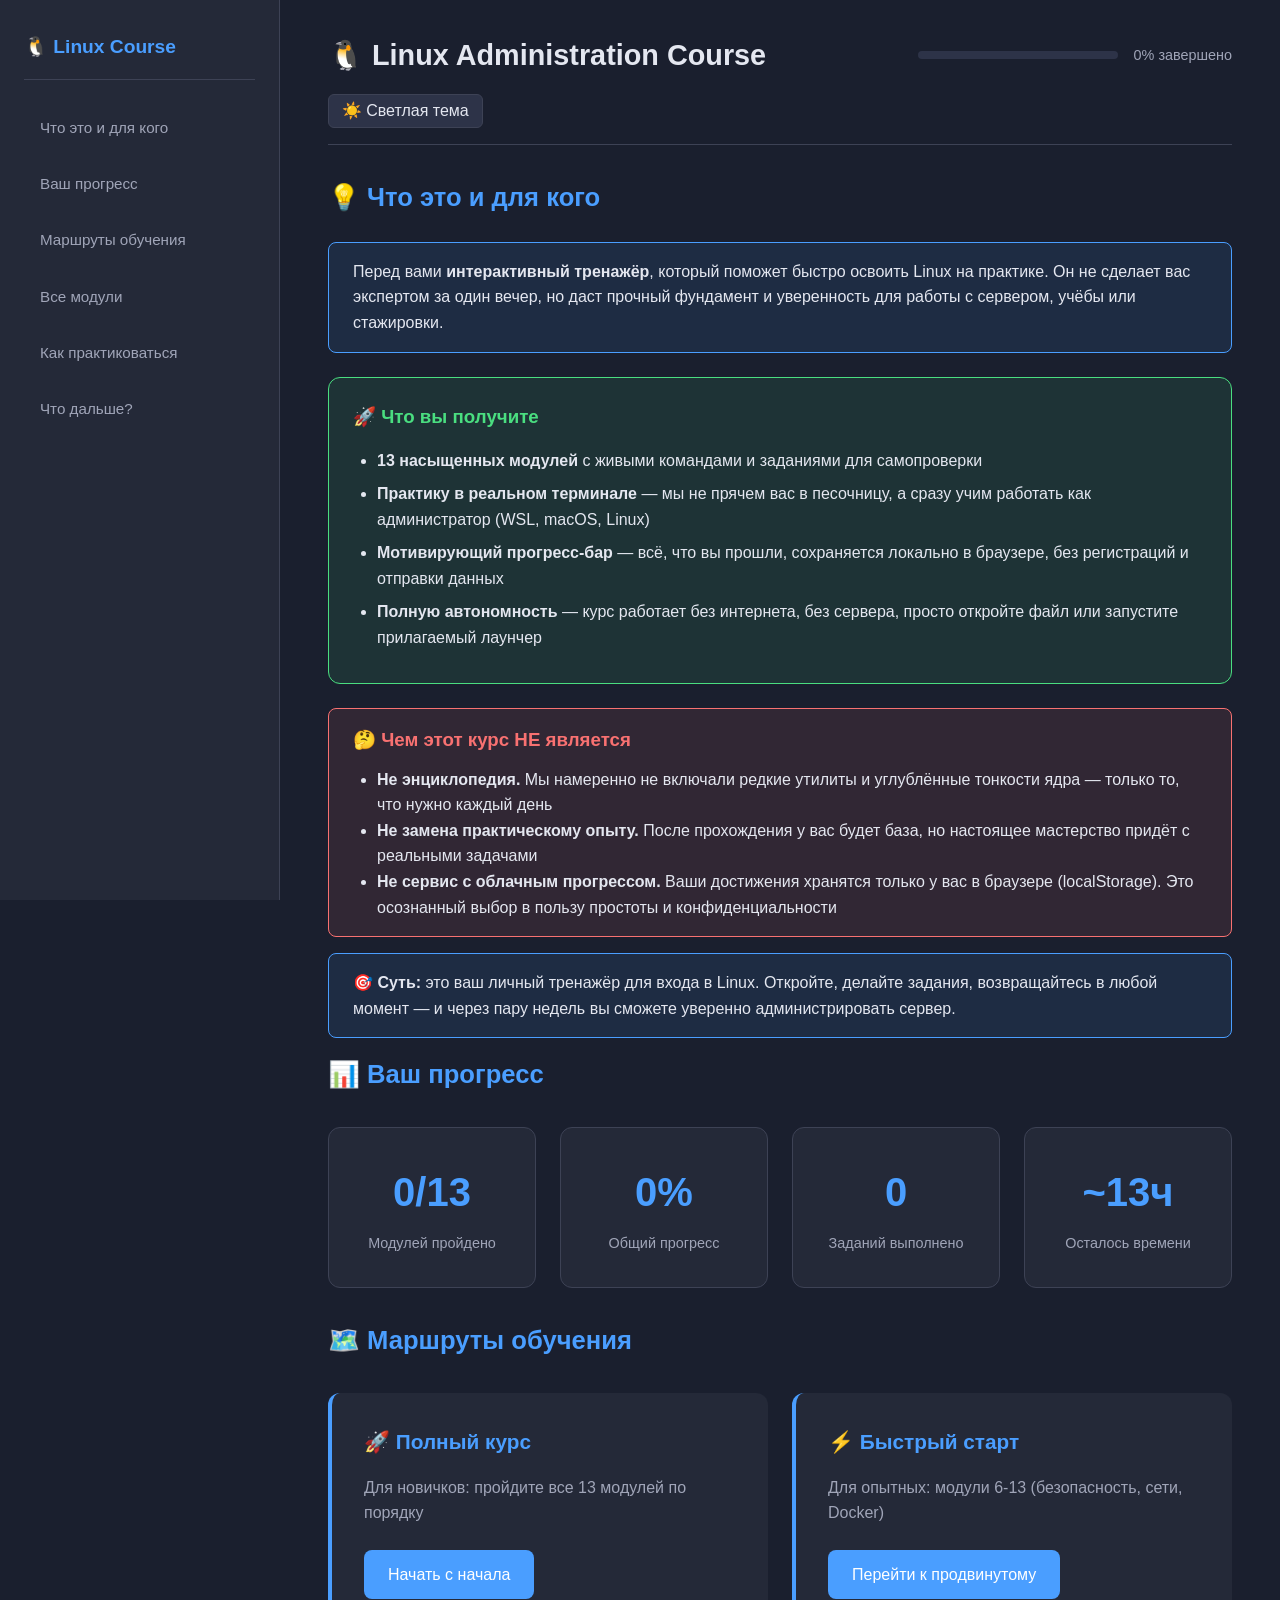
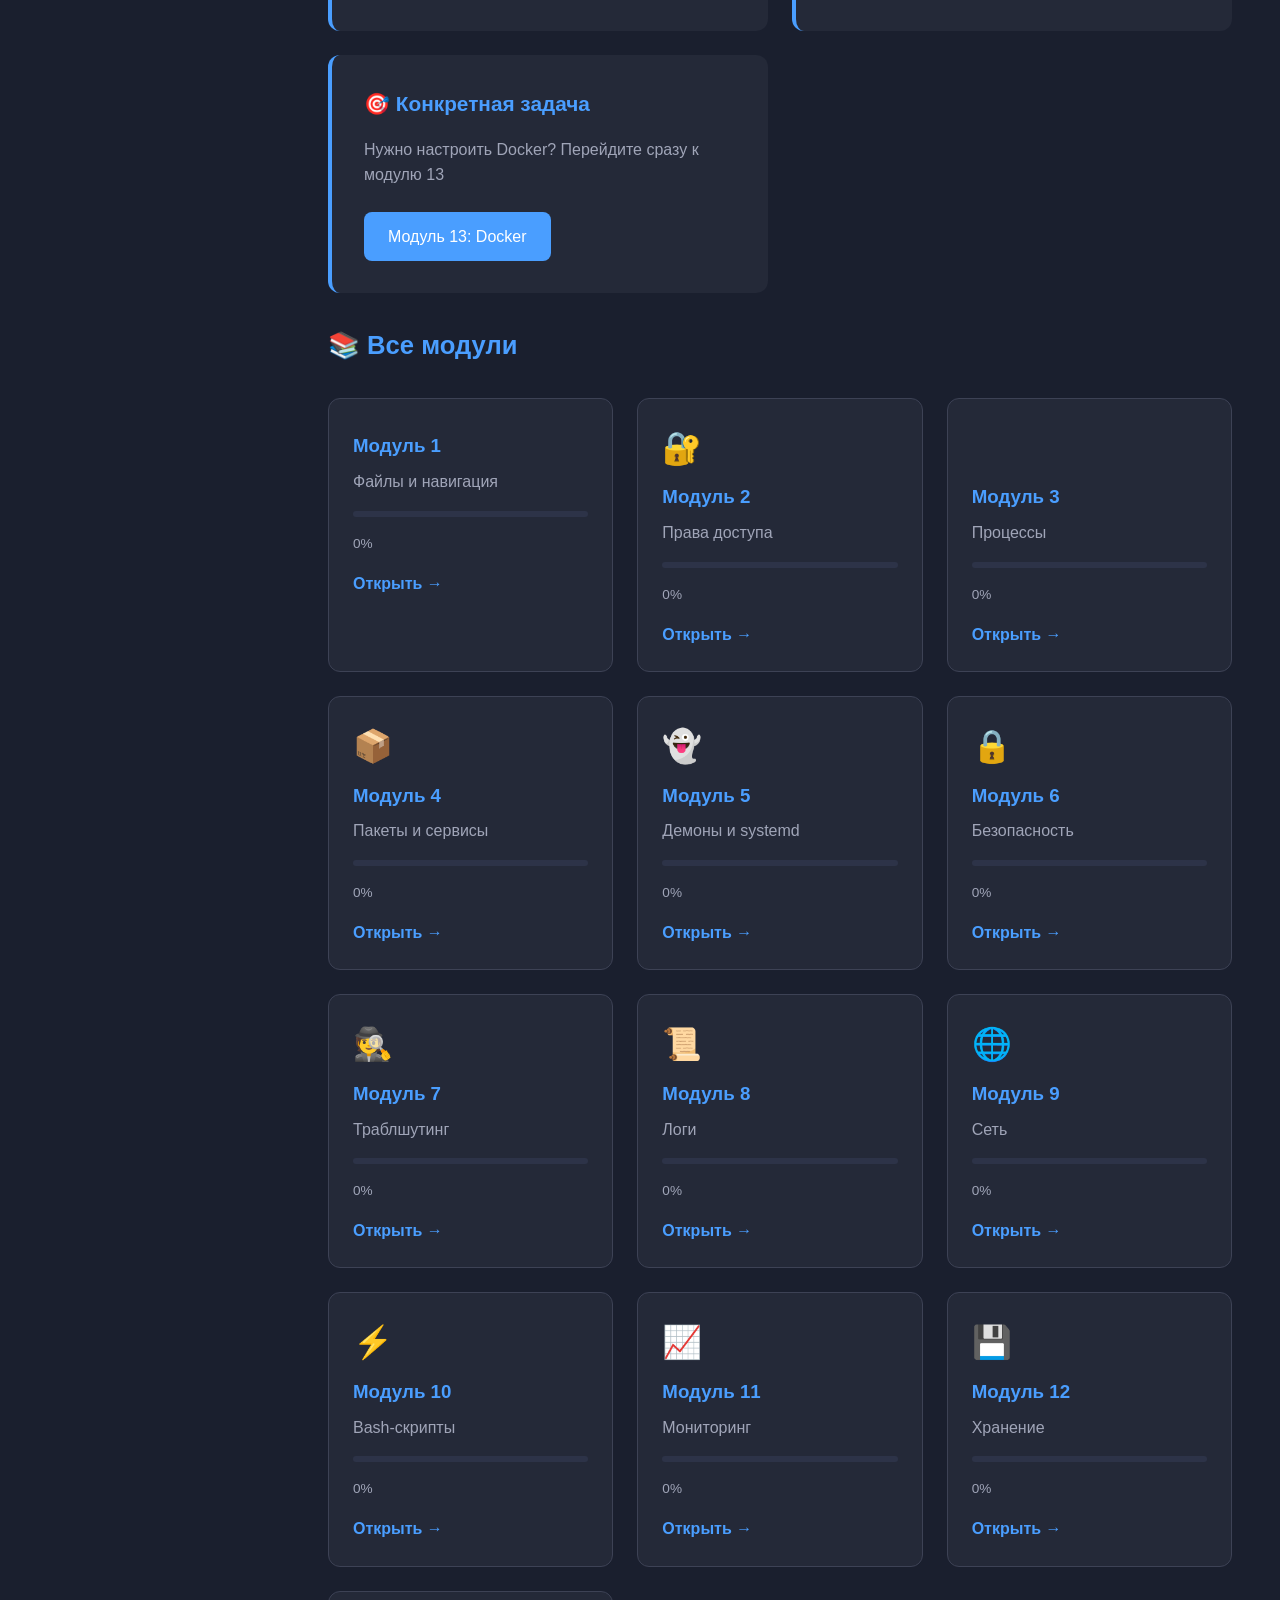
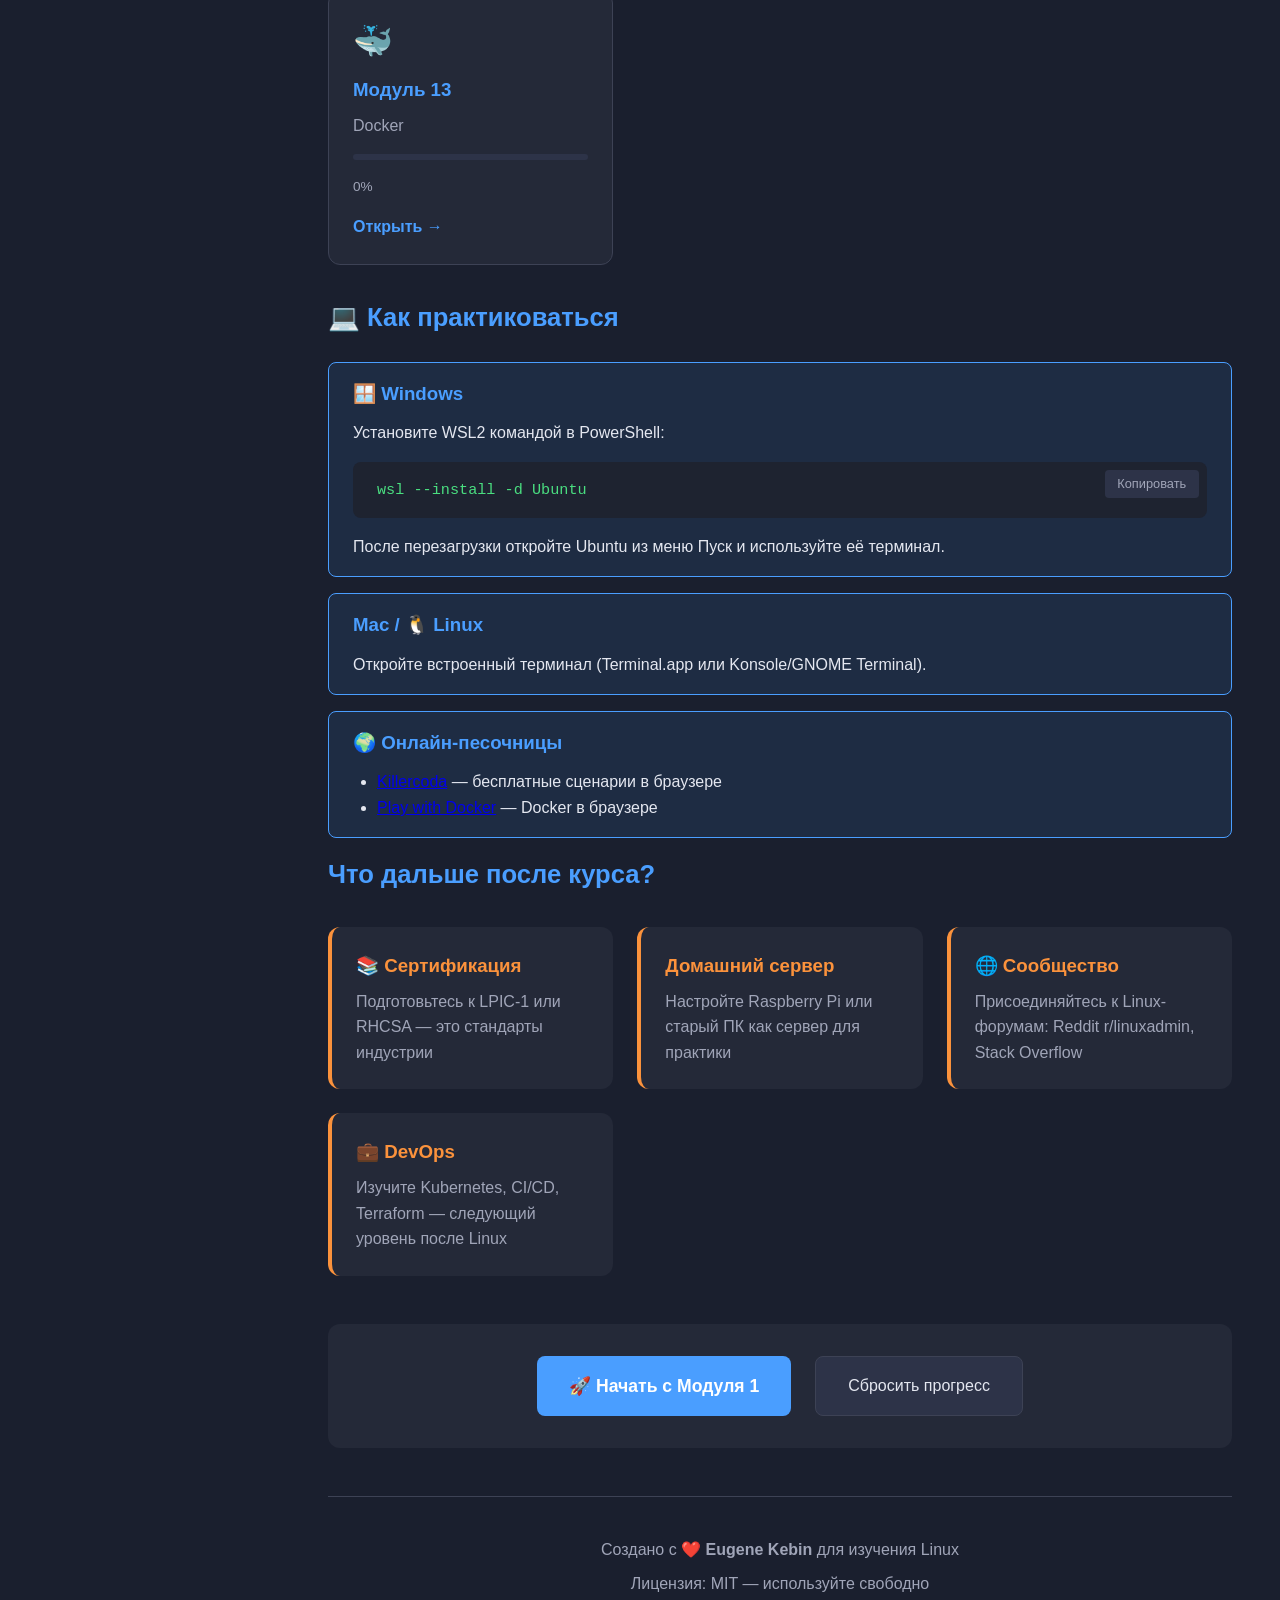
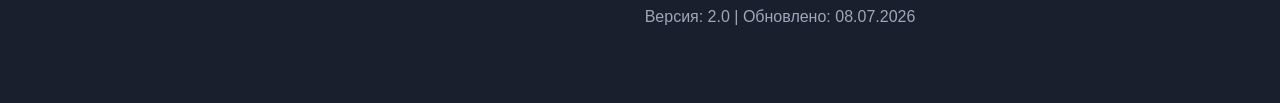
<file: index.html>
<!DOCTYPE html>
<html lang="ru">
<head>
    <meta charset="UTF-8">
    <meta name="viewport" content="width=device-width, initial-scale=1.0">
    <title>Linux Administration Course</title>
    <link rel="stylesheet" href="css/styles.css">
</head>
<body>
    <div class="container">
        <aside class="sidebar">
            <h2>🐧 Linux Course</h2>
            <ul class="nav-list">
                <li><a href="#intro" class="nav-item">Что это и для кого</a></li>
                <li><a href="#stats" class="nav-item">Ваш прогресс</a></li>
                <li><a href="#paths" class="nav-item">Маршруты обучения</a></li>
                <li><a href="#modules" class="nav-item">Все модули</a></li>
                <li><a href="#practice" class="nav-item">Как практиковаться</a></li>
                <li><a href="#next-steps" class="nav-item">Что дальше?</a></li>
            </ul>
        </aside>

        <main class="main-content">
            <div class="header">
                <h1>🐧 Linux Administration Course</h1>
                <div class="progress-container">
                    <div class="progress-bar">
                        <div class="progress-fill" id="progressFill" style="width: 0%"></div>
                    </div>
                    <span class="progress-text" id="progressText">0% завершено</span>
                </div>
                <button class="theme-toggle" id="themeToggleBtn">☀️ Светлая тема</button>
            </div>

            <!-- INTRO -->
            <section id="intro">
                <h2 class="section-title">💡 Что это и для кого</h2>
                <div class="info-block">
                    <p>Перед вами <strong>интерактивный тренажёр</strong>, который поможет быстро освоить Linux на практике. Он не сделает вас экспертом за один вечер, но даст прочный фундамент и уверенность для работы с сервером, учёбы или стажировки.</p>
                </div>

                <div class="success-block">
                    <h3>🚀 Что вы получите</h3>
                    <ul>
                        <li><strong>13 насыщенных модулей</strong> с живыми командами и заданиями для самопроверки</li>
                        <li><strong>Практику в реальном терминале</strong> — мы не прячем вас в песочницу, а сразу учим работать как администратор (WSL, macOS, Linux)</li>
                        <li><strong>Мотивирующий прогресс-бар</strong> — всё, что вы прошли, сохраняется локально в браузере, без регистраций и отправки данных</li>
                        <li><strong>Полную автономность</strong> — курс работает без интернета, без сервера, просто откройте файл или запустите прилагаемый лаунчер</li>
                    </ul>
                </div>

                <div class="warning-block">
                    <h3>🤔 Чем этот курс НЕ является</h3>
                    <ul>
                        <li><strong>Не энциклопедия.</strong> Мы намеренно не включали редкие утилиты и углублённые тонкости ядра — только то, что нужно каждый день</li>
                        <li><strong>Не замена практическому опыту.</strong> После прохождения у вас будет база, но настоящее мастерство придёт с реальными задачами</li>
                        <li><strong>Не сервис с облачным прогрессом.</strong> Ваши достижения хранятся только у вас в браузере (localStorage). Это осознанный выбор в пользу простоты и конфиденциальности</li>
                    </ul>
                </div>

                <div class="info-block">
                    <strong>🎯 Суть:</strong> это ваш личный тренажёр для входа в Linux. Откройте, делайте задания, возвращайтесь в любой момент — и через пару недель вы сможете уверенно администрировать сервер.
                </div>
            </section>

            <!-- STATS -->
            <section id="stats">
                <h2 class="section-title">📊 Ваш прогресс</h2>
                <div class="stats-grid">
                    <div class="stat-card">
                        <div class="stat-number" id="completedModules">0/13</div>
                        <div class="stat-label">Модулей пройдено</div>
                    </div>
                    <div class="stat-card">
                        <div class="stat-number" id="overallProgress">0%</div>
                        <div class="stat-label">Общий прогресс</div>
                    </div>
                    <div class="stat-card">
                        <div class="stat-number" id="completedTasks">0</div>
                        <div class="stat-label">Заданий выполнено</div>
                    </div>
                    <div class="stat-card">
                        <div class="stat-number" id="estimatedTime">~13ч</div>
                        <div class="stat-label">Осталось времени</div>
                    </div>
                </div>
            </section>

            <!-- LEARNING PATHS -->
            <section id="paths">
                <h2 class="section-title">🗺️ Маршруты обучения</h2>
                <div class="paths-grid">
                    <div class="path-card">
                        <h3>🚀 Полный курс</h3>
                        <p>Для новичков: пройдите все 13 модулей по порядку</p>
                        <a href="modules/module1.html" class="path-btn">Начать с начала</a>
                    </div>
                    <div class="path-card">
                        <h3>⚡ Быстрый старт</h3>
                        <p>Для опытных: модули 6-13 (безопасность, сети, Docker)</p>
                        <a href="modules/module6.html" class="path-btn">Перейти к продвинутому</a>
                    </div>
                    <div class="path-card">
                        <h3>🎯 Конкретная задача</h3>
                        <p>Нужно настроить Docker? Перейдите сразу к модулю 13</p>
                        <a href="modules/module13.html" class="path-btn">Модуль 13: Docker</a>
                    </div>
                </div>
            </section>

            <!-- MODULES -->
            <section id="modules">
                <h2 class="section-title">📚 Все модули</h2>
                <div class="modules-grid">
                    <div class="module-card" data-module="1">
                        <span class="module-icon"></span>
                        <h3>Модуль 1</h3>
                        <p>Файлы и навигация</p>
                        <div class="module-progress">
                            <div class="progress-fill" style="width: 0%"></div>
                        </div>
                        <span class="progress-label">0%</span>
                        <a href="modules/module1.html" class="module-link">Открыть →</a>
                    </div>
                    <div class="module-card" data-module="2">
                        <span class="module-icon">🔐</span>
                        <h3>Модуль 2</h3>
                        <p>Права доступа</p>
                        <div class="module-progress">
                            <div class="progress-fill" style="width: 0%"></div>
                        </div>
                        <span class="progress-label">0%</span>
                        <a href="modules/module2.html" class="module-link">Открыть →</a>
                    </div>
                    <div class="module-card" data-module="3">
                        <span class="module-icon">️</span>
                        <h3>Модуль 3</h3>
                        <p>Процессы</p>
                        <div class="module-progress">
                            <div class="progress-fill" style="width: 0%"></div>
                        </div>
                        <span class="progress-label">0%</span>
                        <a href="modules/module3.html" class="module-link">Открыть →</a>
                    </div>
                    <div class="module-card" data-module="4">
                        <span class="module-icon">📦</span>
                        <h3>Модуль 4</h3>
                        <p>Пакеты и сервисы</p>
                        <div class="module-progress">
                            <div class="progress-fill" style="width: 0%"></div>
                        </div>
                        <span class="progress-label">0%</span>
                        <a href="modules/module4.html" class="module-link">Открыть →</a>
                    </div>
                    <div class="module-card" data-module="5">
                        <span class="module-icon">👻</span>
                        <h3>Модуль 5</h3>
                        <p>Демоны и systemd</p>
                        <div class="module-progress">
                            <div class="progress-fill" style="width: 0%"></div>
                        </div>
                        <span class="progress-label">0%</span>
                        <a href="modules/module5.html" class="module-link">Открыть →</a>
                    </div>
                    <div class="module-card" data-module="6">
                        <span class="module-icon">🔒</span>
                        <h3>Модуль 6</h3>
                        <p>Безопасность</p>
                        <div class="module-progress">
                            <div class="progress-fill" style="width: 0%"></div>
                        </div>
                        <span class="progress-label">0%</span>
                        <a href="modules/module6.html" class="module-link">Открыть →</a>
                    </div>
                    <div class="module-card" data-module="7">
                        <span class="module-icon">🕵️</span>
                        <h3>Модуль 7</h3>
                        <p>Траблшутинг</p>
                        <div class="module-progress">
                            <div class="progress-fill" style="width: 0%"></div>
                        </div>
                        <span class="progress-label">0%</span>
                        <a href="modules/module7.html" class="module-link">Открыть →</a>
                    </div>
                    <div class="module-card" data-module="8">
                        <span class="module-icon">📜</span>
                        <h3>Модуль 8</h3>
                        <p>Логи</p>
                        <div class="module-progress">
                            <div class="progress-fill" style="width: 0%"></div>
                        </div>
                        <span class="progress-label">0%</span>
                        <a href="modules/module8.html" class="module-link">Открыть →</a>
                    </div>
                    <div class="module-card" data-module="9">
                        <span class="module-icon">🌐</span>
                        <h3>Модуль 9</h3>
                        <p>Сеть</p>
                        <div class="module-progress">
                            <div class="progress-fill" style="width: 0%"></div>
                        </div>
                        <span class="progress-label">0%</span>
                        <a href="modules/module9.html" class="module-link">Открыть →</a>
                    </div>
                    <div class="module-card" data-module="10">
                        <span class="module-icon">⚡</span>
                        <h3>Модуль 10</h3>
                        <p>Bash-скрипты</p>
                        <div class="module-progress">
                            <div class="progress-fill" style="width: 0%"></div>
                        </div>
                        <span class="progress-label">0%</span>
                        <a href="modules/module10.html" class="module-link">Открыть →</a>
                    </div>
                    <div class="module-card" data-module="11">
                        <span class="module-icon">📈</span>
                        <h3>Модуль 11</h3>
                        <p>Мониторинг</p>
                        <div class="module-progress">
                            <div class="progress-fill" style="width: 0%"></div>
                        </div>
                        <span class="progress-label">0%</span>
                        <a href="modules/module11.html" class="module-link">Открыть →</a>
                    </div>
                    <div class="module-card" data-module="12">
                        <span class="module-icon">💾</span>
                        <h3>Модуль 12</h3>
                        <p>Хранение</p>
                        <div class="module-progress">
                            <div class="progress-fill" style="width: 0%"></div>
                        </div>
                        <span class="progress-label">0%</span>
                        <a href="modules/module12.html" class="module-link">Открыть →</a>
                    </div>
                    <div class="module-card" data-module="13">
                        <span class="module-icon">🐳</span>
                        <h3>Модуль 13</h3>
                        <p>Docker</p>
                        <div class="module-progress">
                            <div class="progress-fill" style="width: 0%"></div>
                        </div>
                        <span class="progress-label">0%</span>
                        <a href="modules/module13.html" class="module-link">Открыть →</a>
                    </div>
                </div>
            </section>

            <!-- PRACTICE -->
            <section id="practice">
                <h2 class="section-title">💻 Как практиковаться</h2>
                <div class="info-block">
                    <h3>🪟 Windows</h3>
                    <p>Установите WSL2 командой в PowerShell:</p>
                    <div class="code-block">
                        <code>wsl --install -d Ubuntu</code>
                        <button class="copy-btn" onclick="copyCode(this)"> Копировать</button>
                    </div>
                    <p>После перезагрузки откройте Ubuntu из меню Пуск и используйте её терминал.</p>
                </div>

                <div class="info-block">
                    <h3> Mac / 🐧 Linux</h3>
                    <p>Откройте встроенный терминал (Terminal.app или Konsole/GNOME Terminal).</p>
                </div>

                <div class="info-block">
                    <h3>🌍 Онлайн-песочницы</h3>
                    <ul>
                        <li><a href="https://killercoda.com/" target="_blank">Killercoda</a> — бесплатные сценарии в браузере</li>
                        <li><a href="https://labs.play-with-docker.com/" target="_blank">Play with Docker</a> — Docker в браузере</li>
                    </ul>
                </div>
            </section>

            <!-- NEXT STEPS -->
            <section id="next-steps">
                <h2 class="section-title"> Что дальше после курса?</h2>
                <div class="next-steps-grid">
                    <div class="next-step-card">
                        <h3>📚 Сертификация</h3>
                        <p>Подготовьтесь к LPIC-1 или RHCSA — это стандарты индустрии</p>
                    </div>
                    <div class="next-step-card">
                        <h3> Домашний сервер</h3>
                        <p>Настройте Raspberry Pi или старый ПК как сервер для практики</p>
                    </div>
                    <div class="next-step-card">
                        <h3>🌐 Сообщество</h3>
                        <p>Присоединяйтесь к Linux-форумам: Reddit r/linuxadmin, Stack Overflow</p>
                    </div>
                    <div class="next-step-card">
                        <h3>💼 DevOps</h3>
                        <p>Изучите Kubernetes, CI/CD, Terraform — следующий уровень после Linux</p>
                    </div>
                </div>
            </section>

            <!-- CTA -->
            <div class="cta-block">
                <a href="modules/module1.html" class="cta-btn">🚀 Начать с Модуля 1</a>
                <button onclick="resetProgress()" class="reset-btn"> Сбросить прогресс</button>
            </div>

            <!-- FOOTER -->
            <footer class="footer">
                <p>Создано с ❤️ <strong>Eugene Kebin</strong> для изучения Linux</p>
                <p>Лицензия: MIT — используйте свободно</p>
                <p>Версия: 2.0 | Обновлено: 08.07.2026</p>
            </footer>
        </main>
    </div>

    <script src="js/main.js"></script>
</body>
</html>
</file>
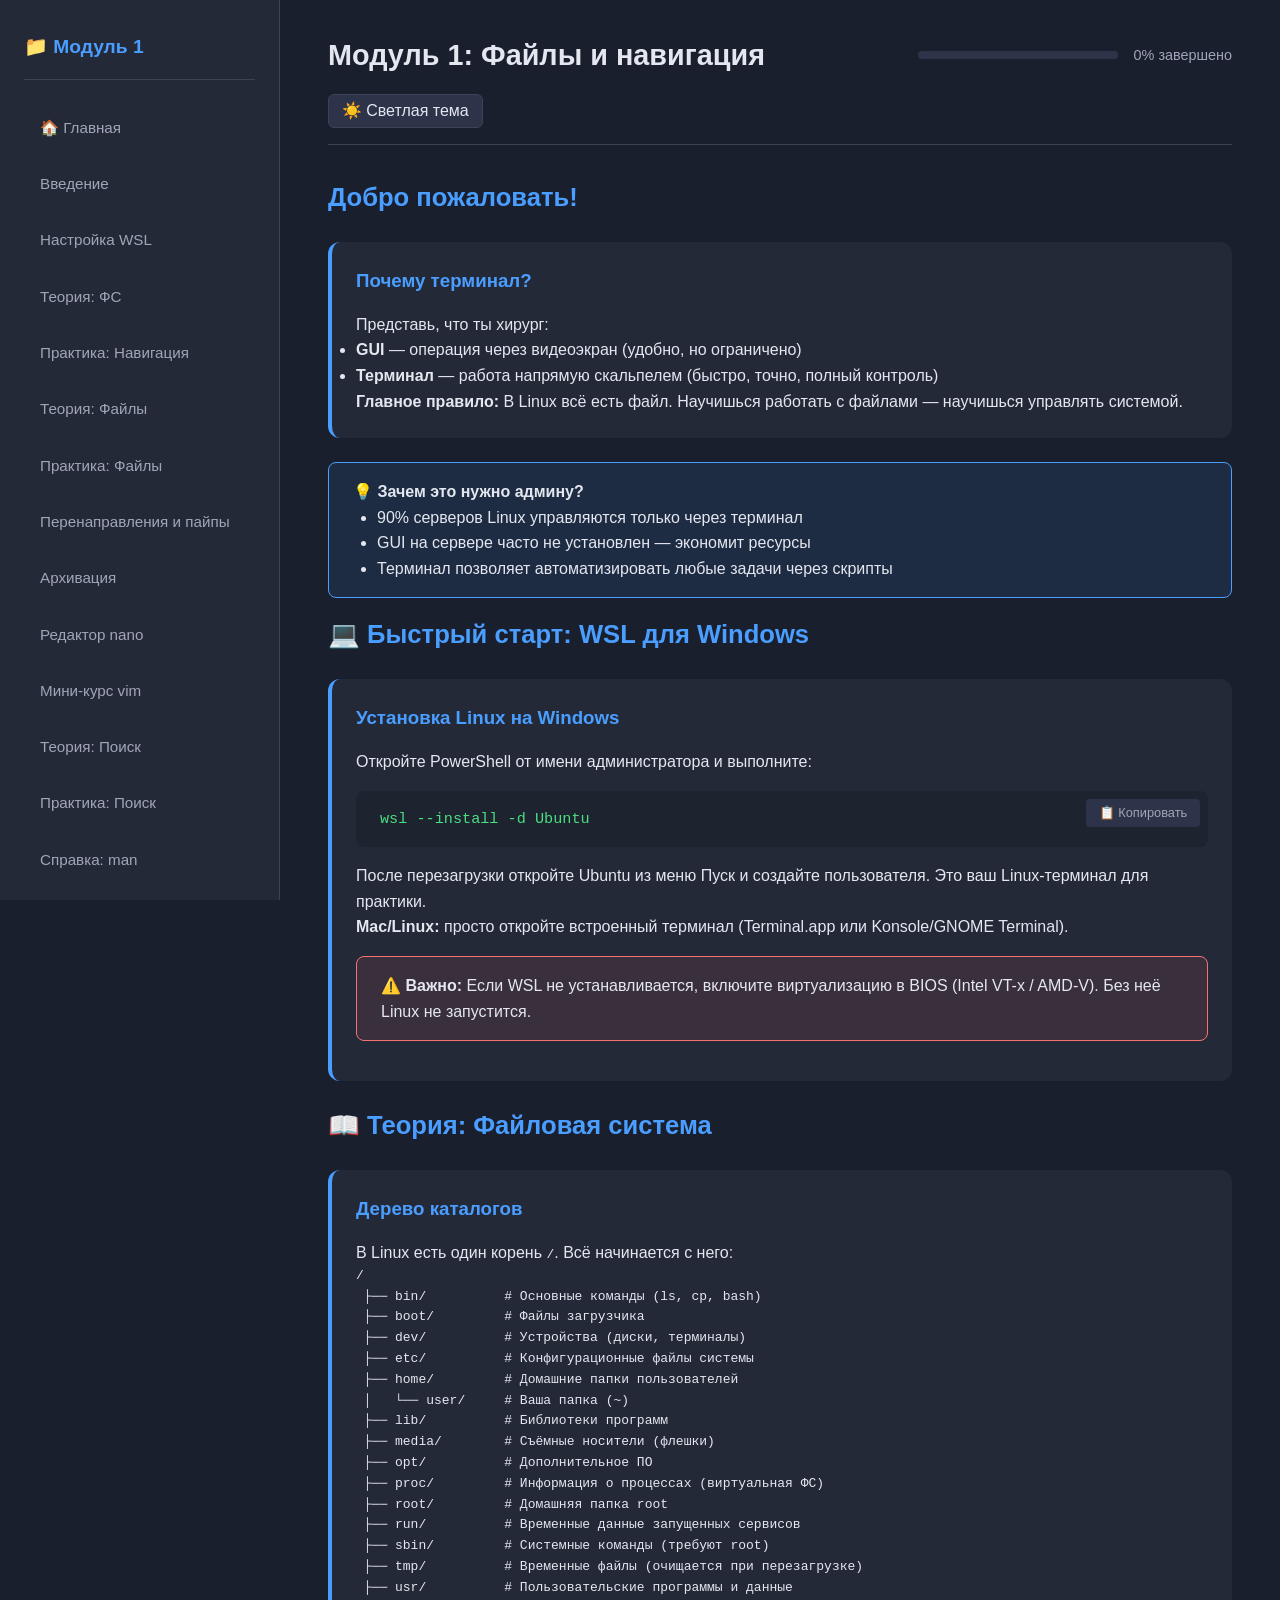
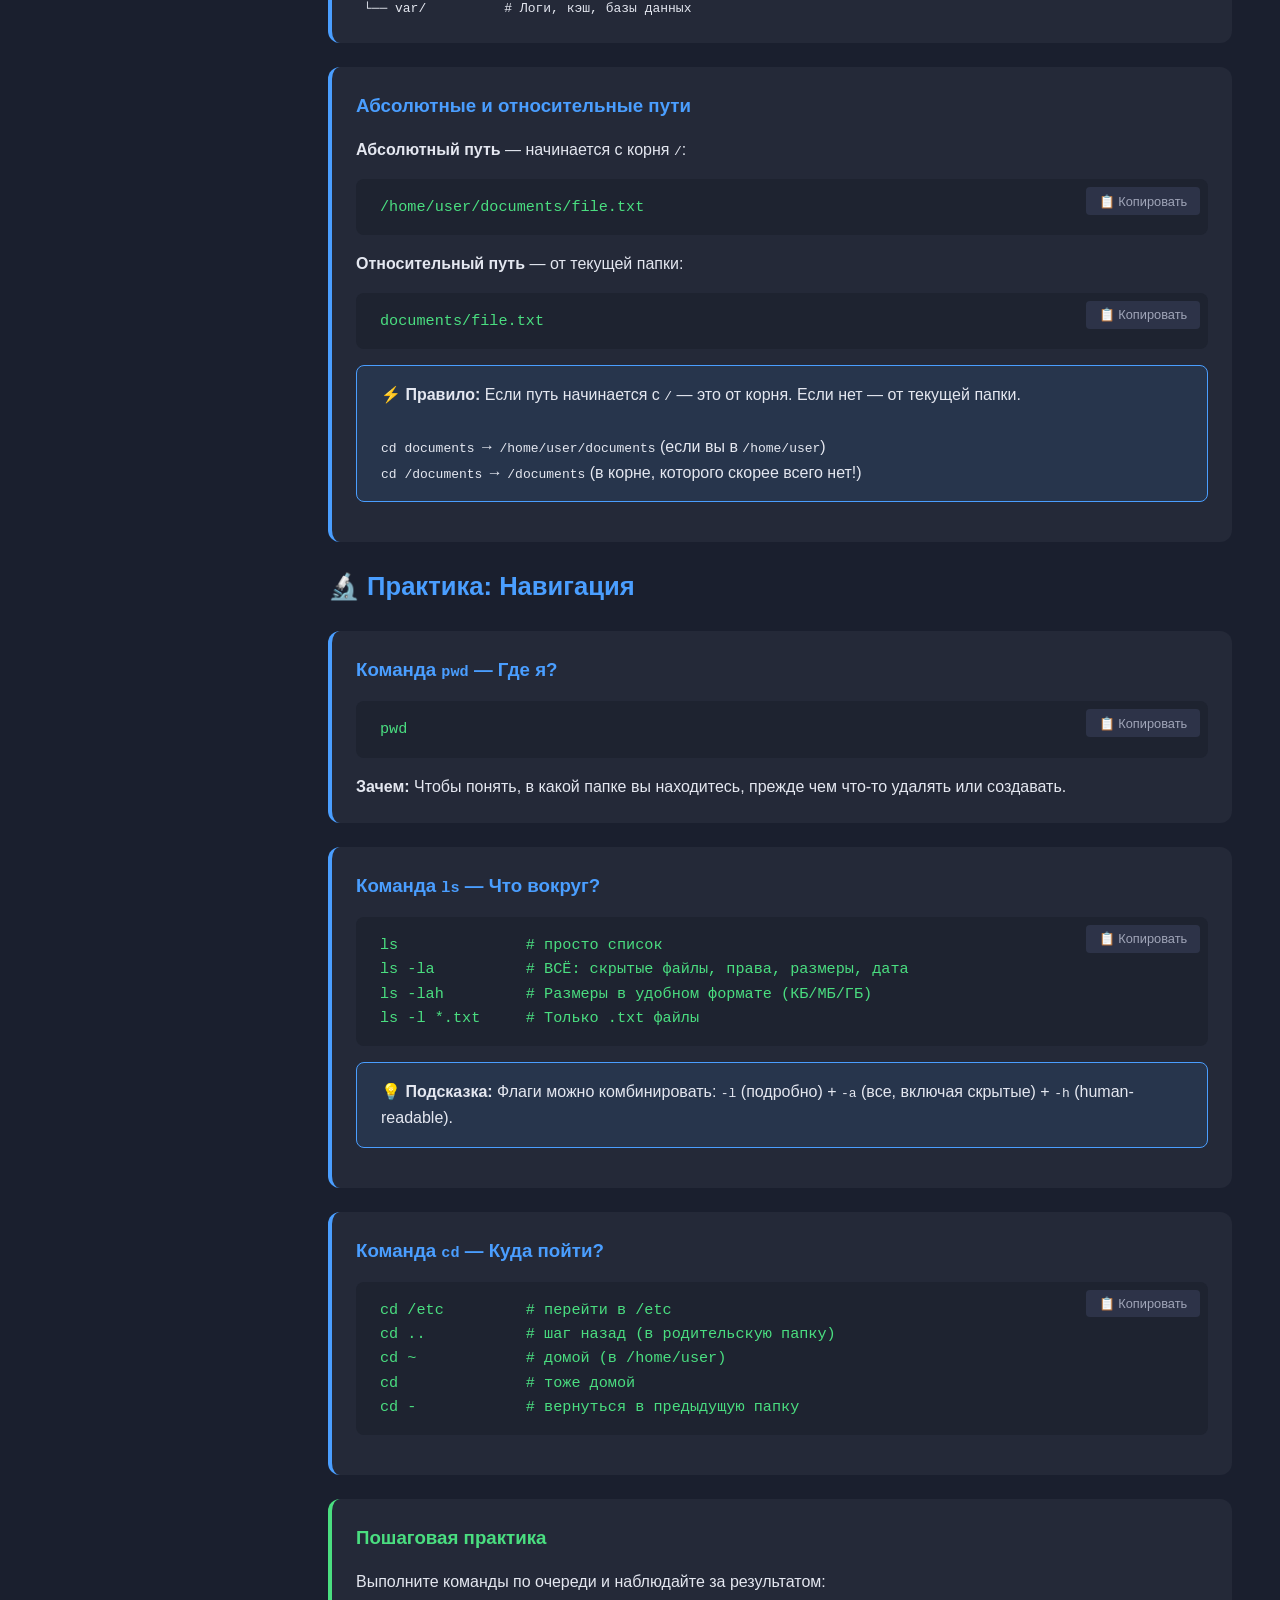
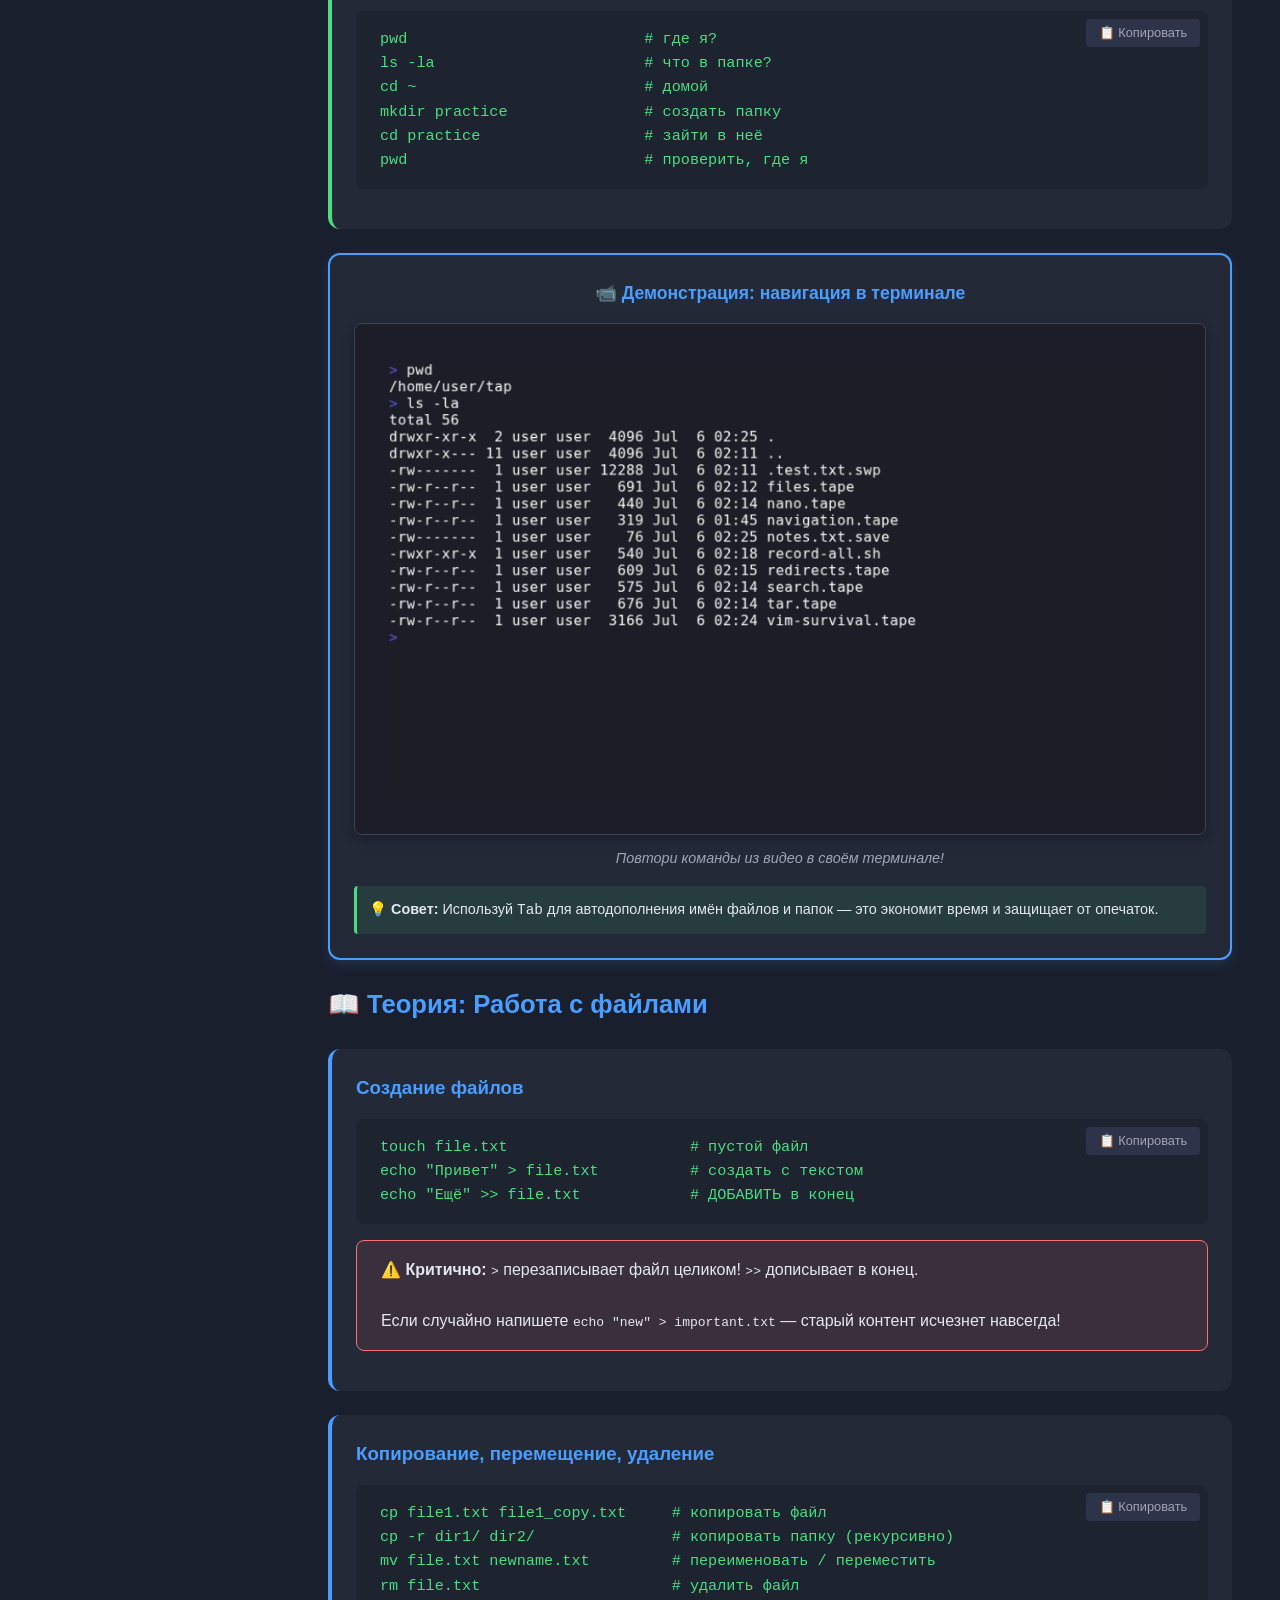
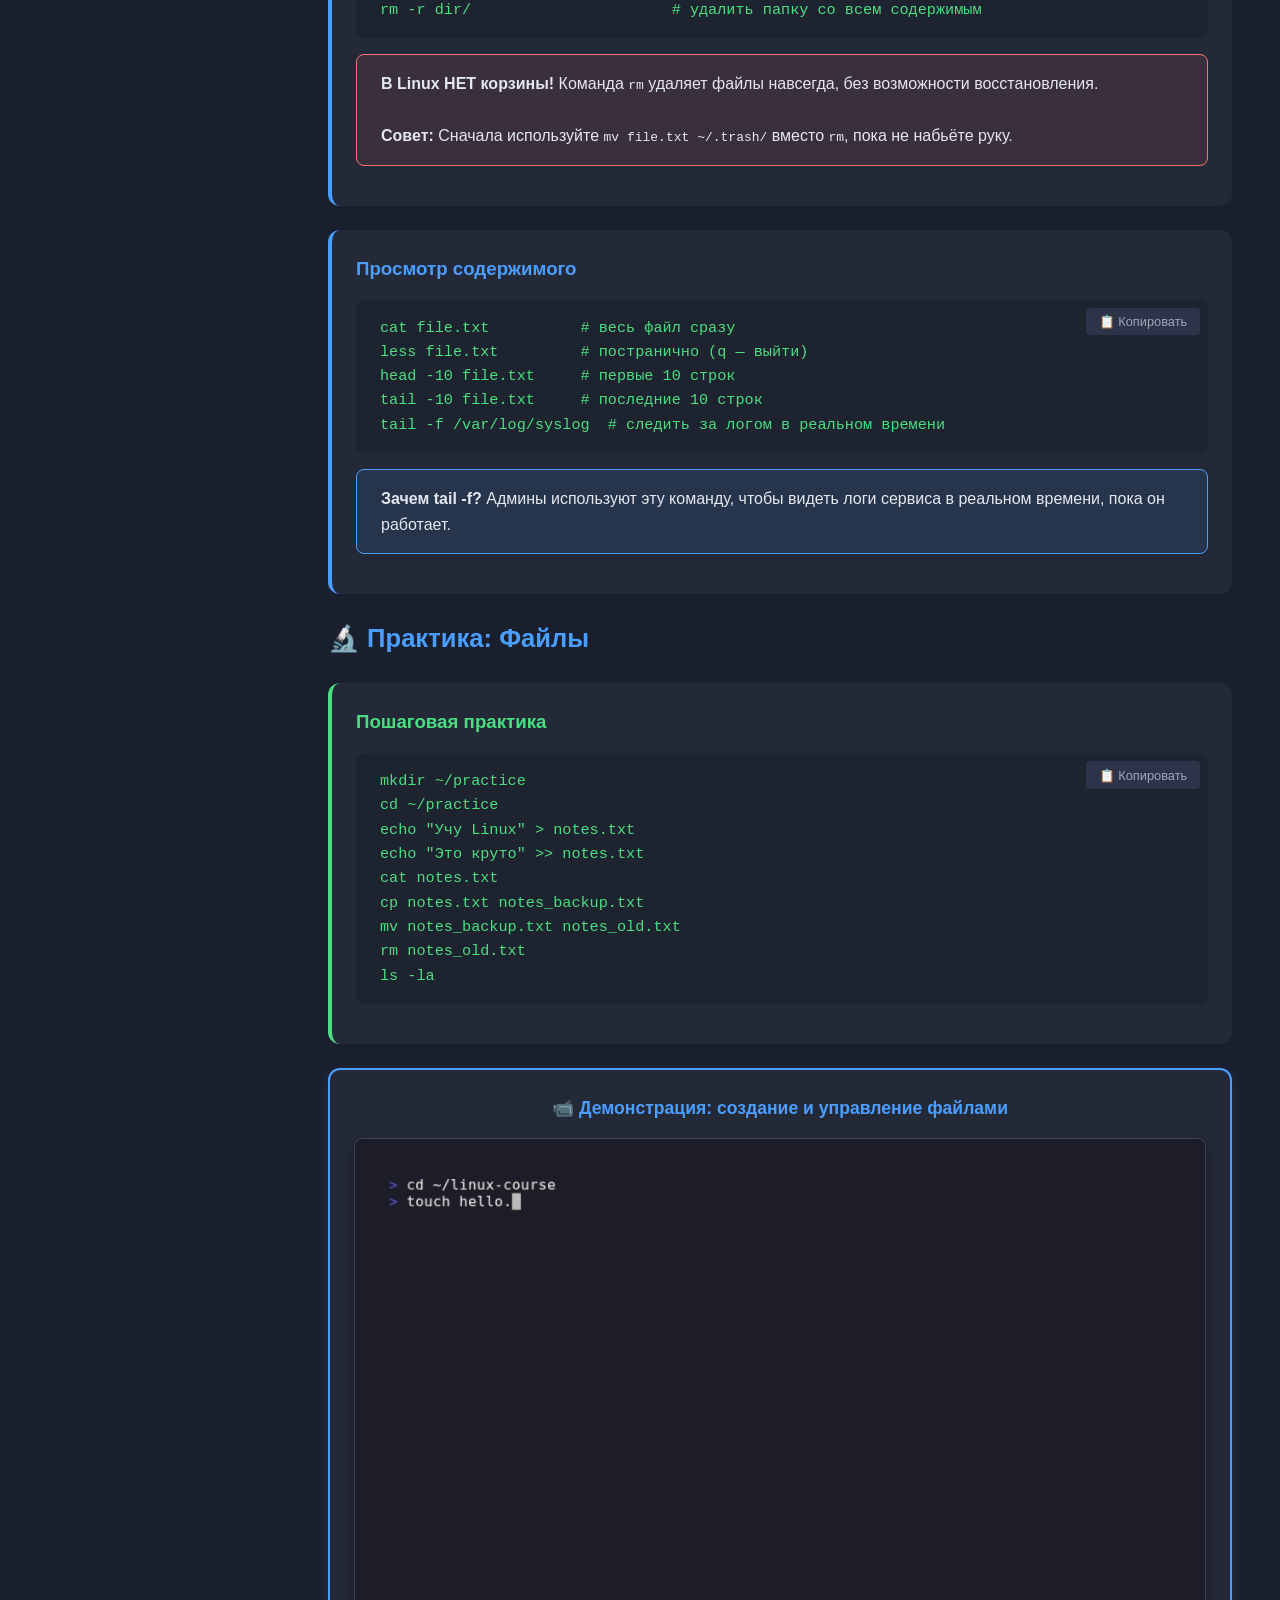
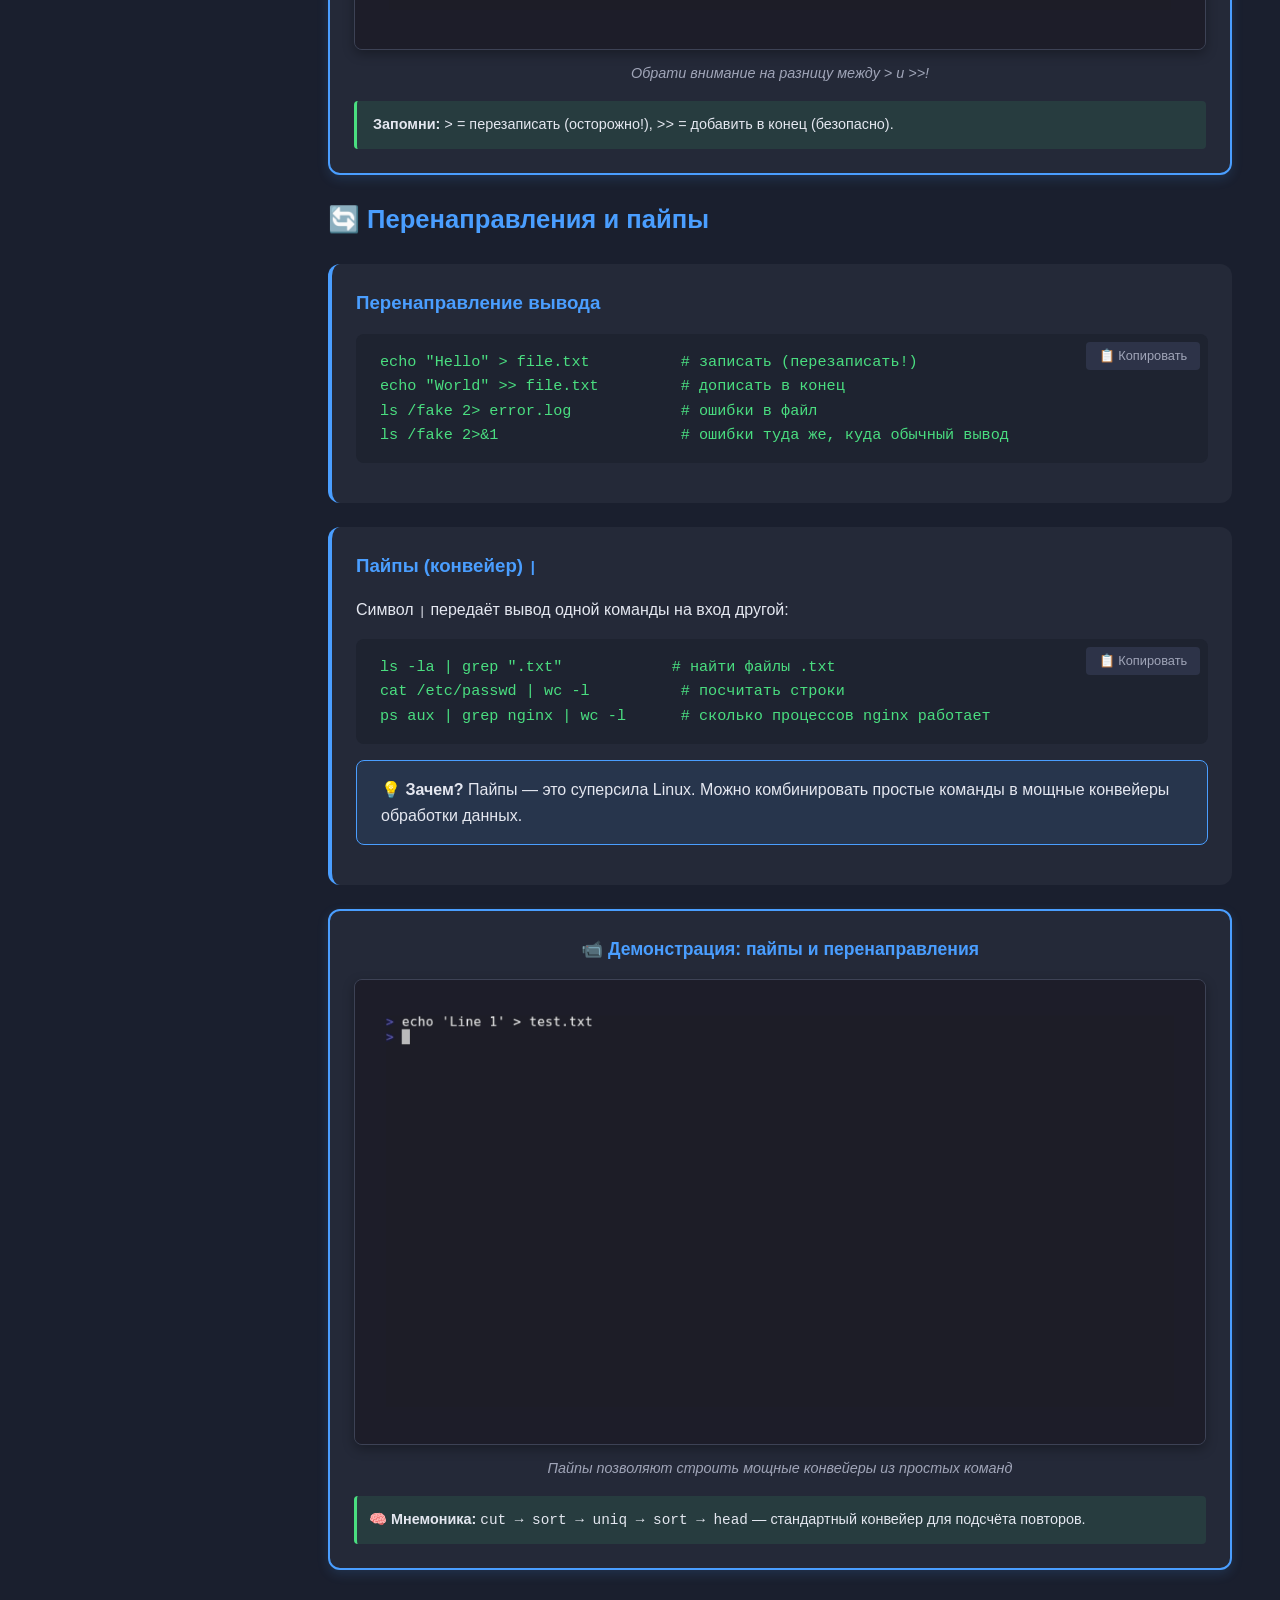
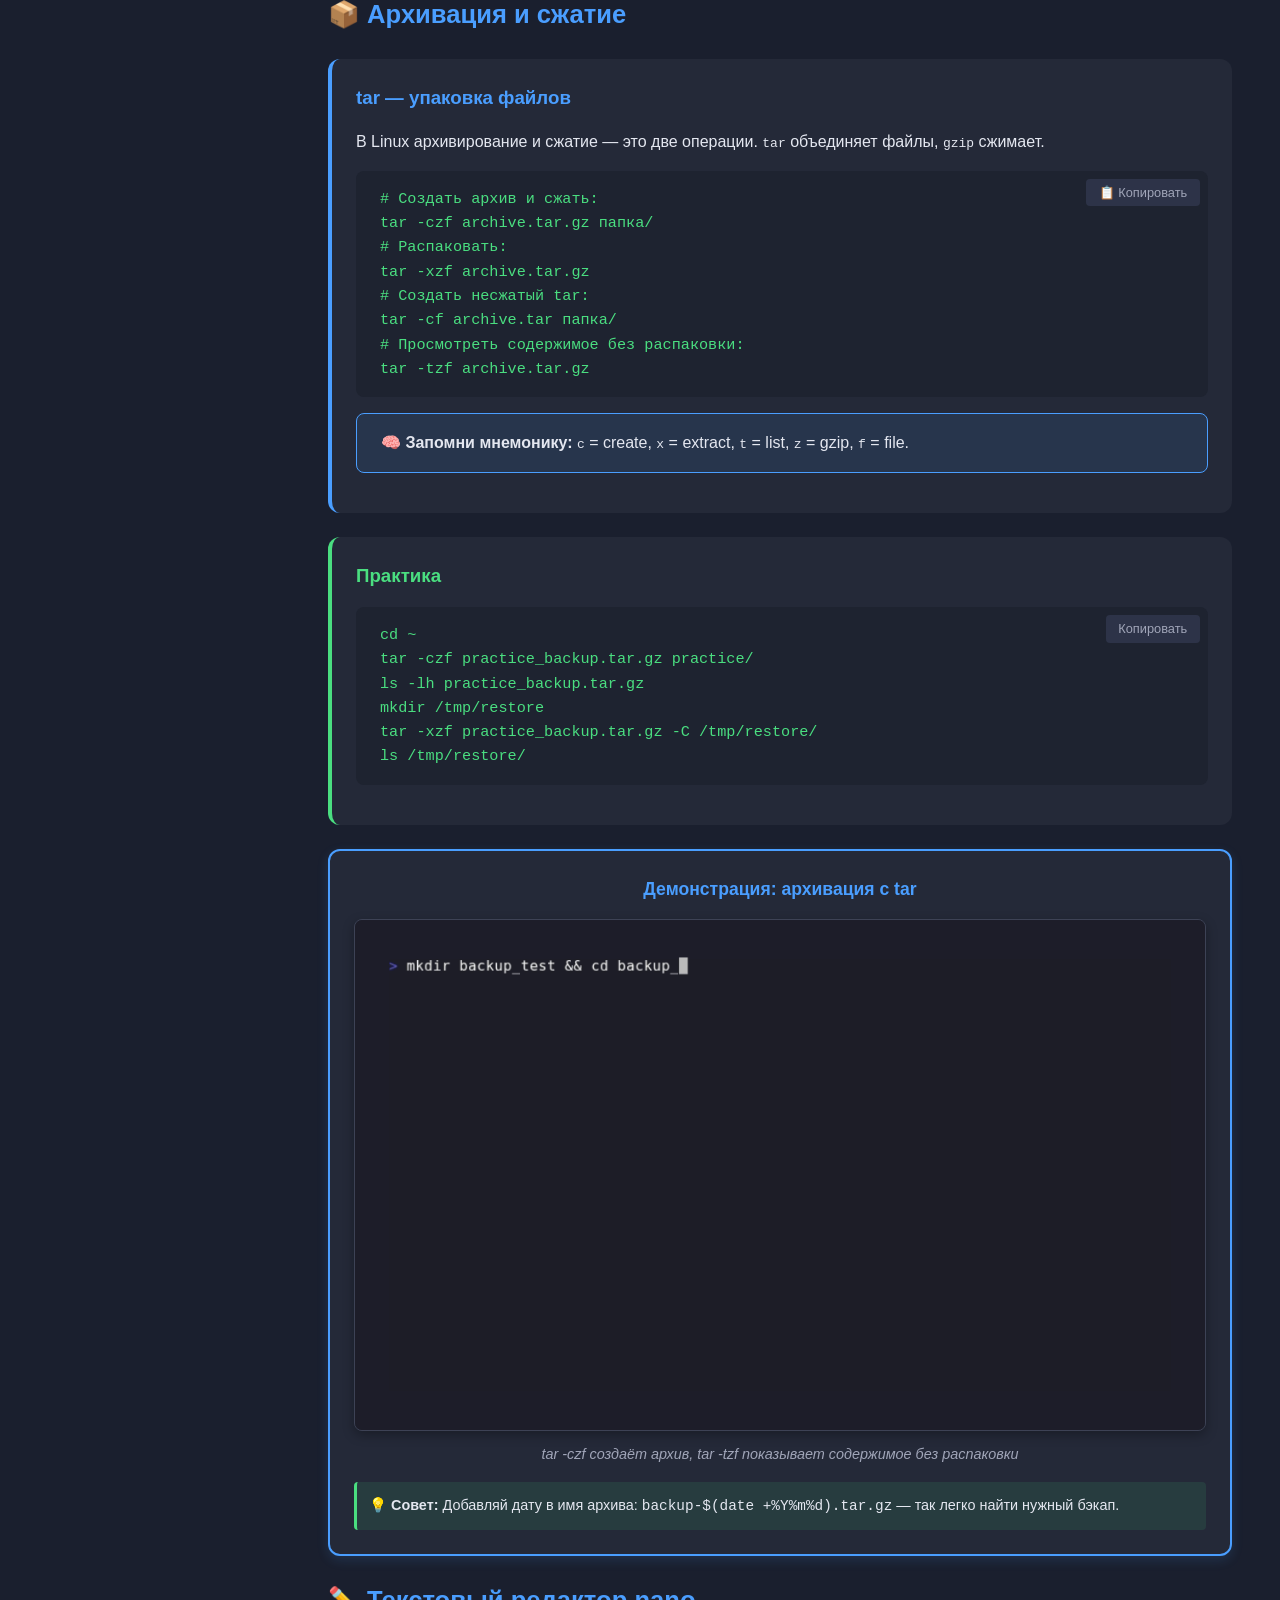
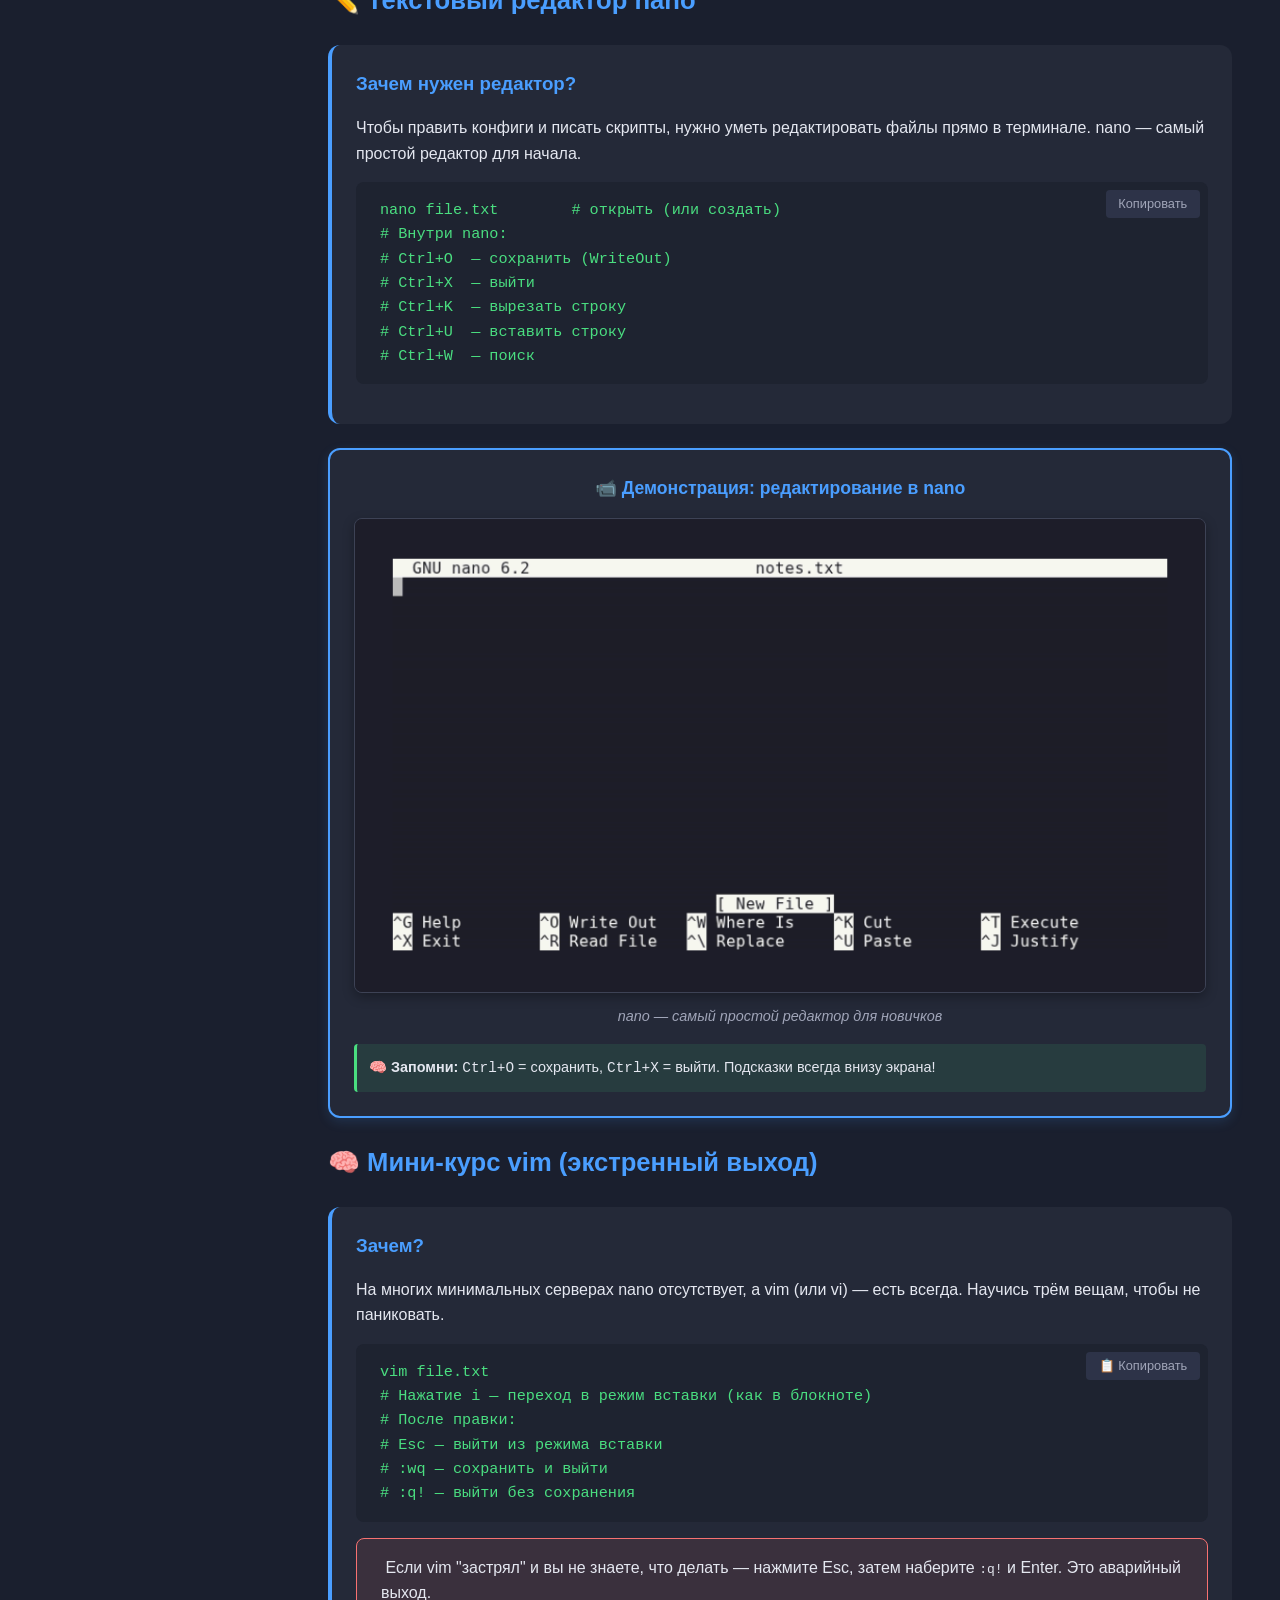
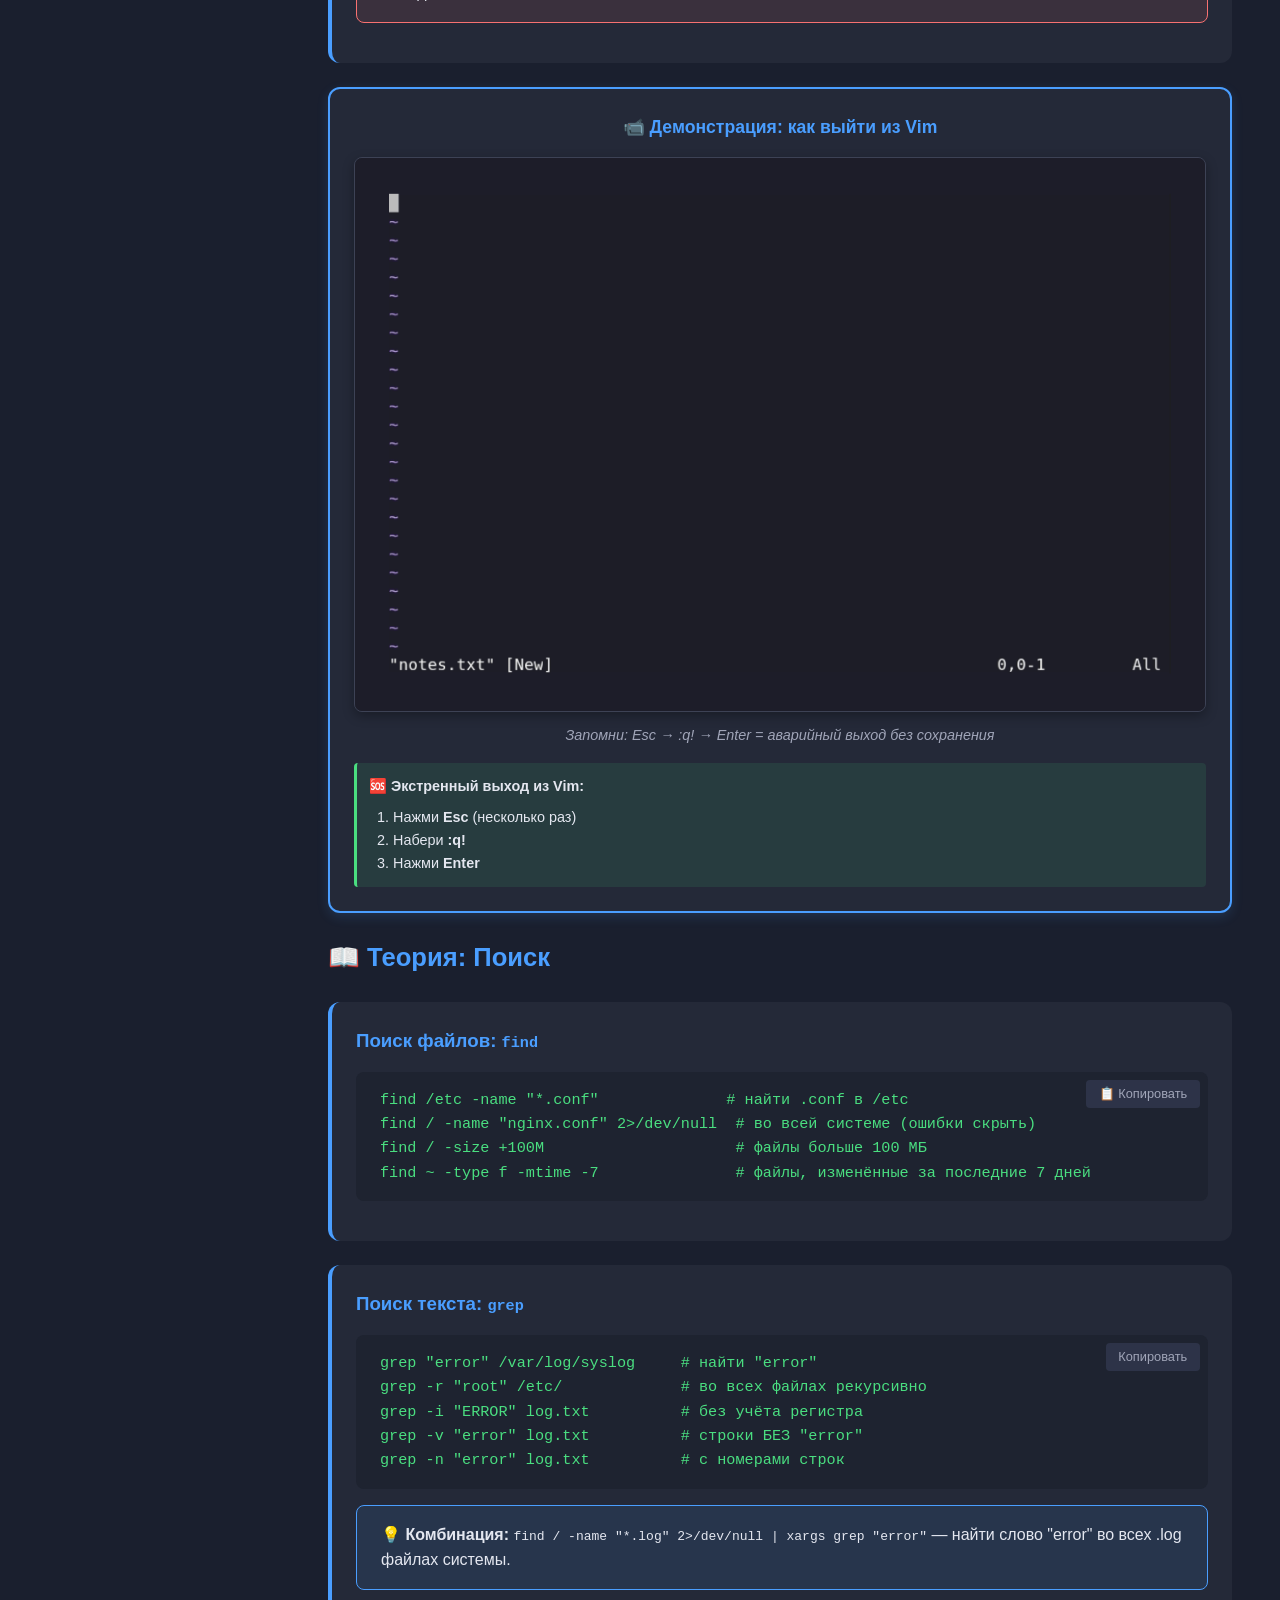
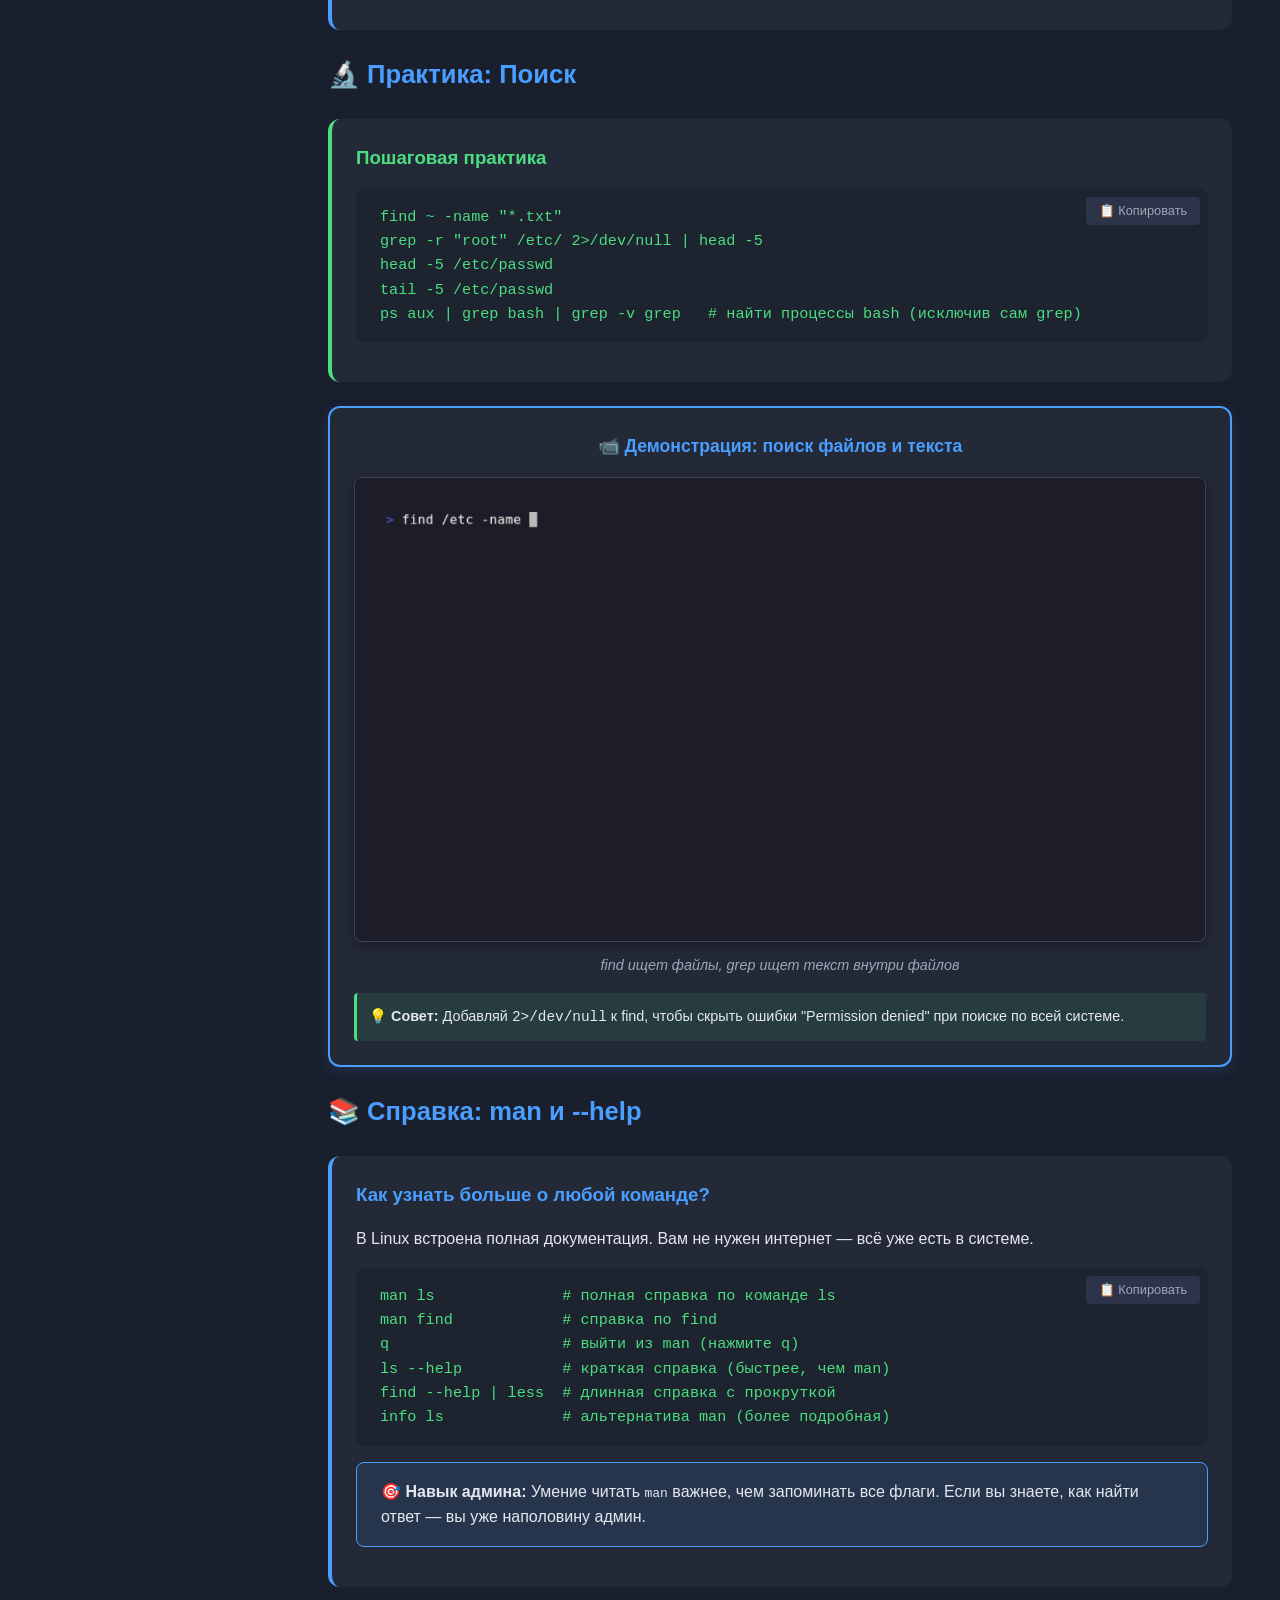
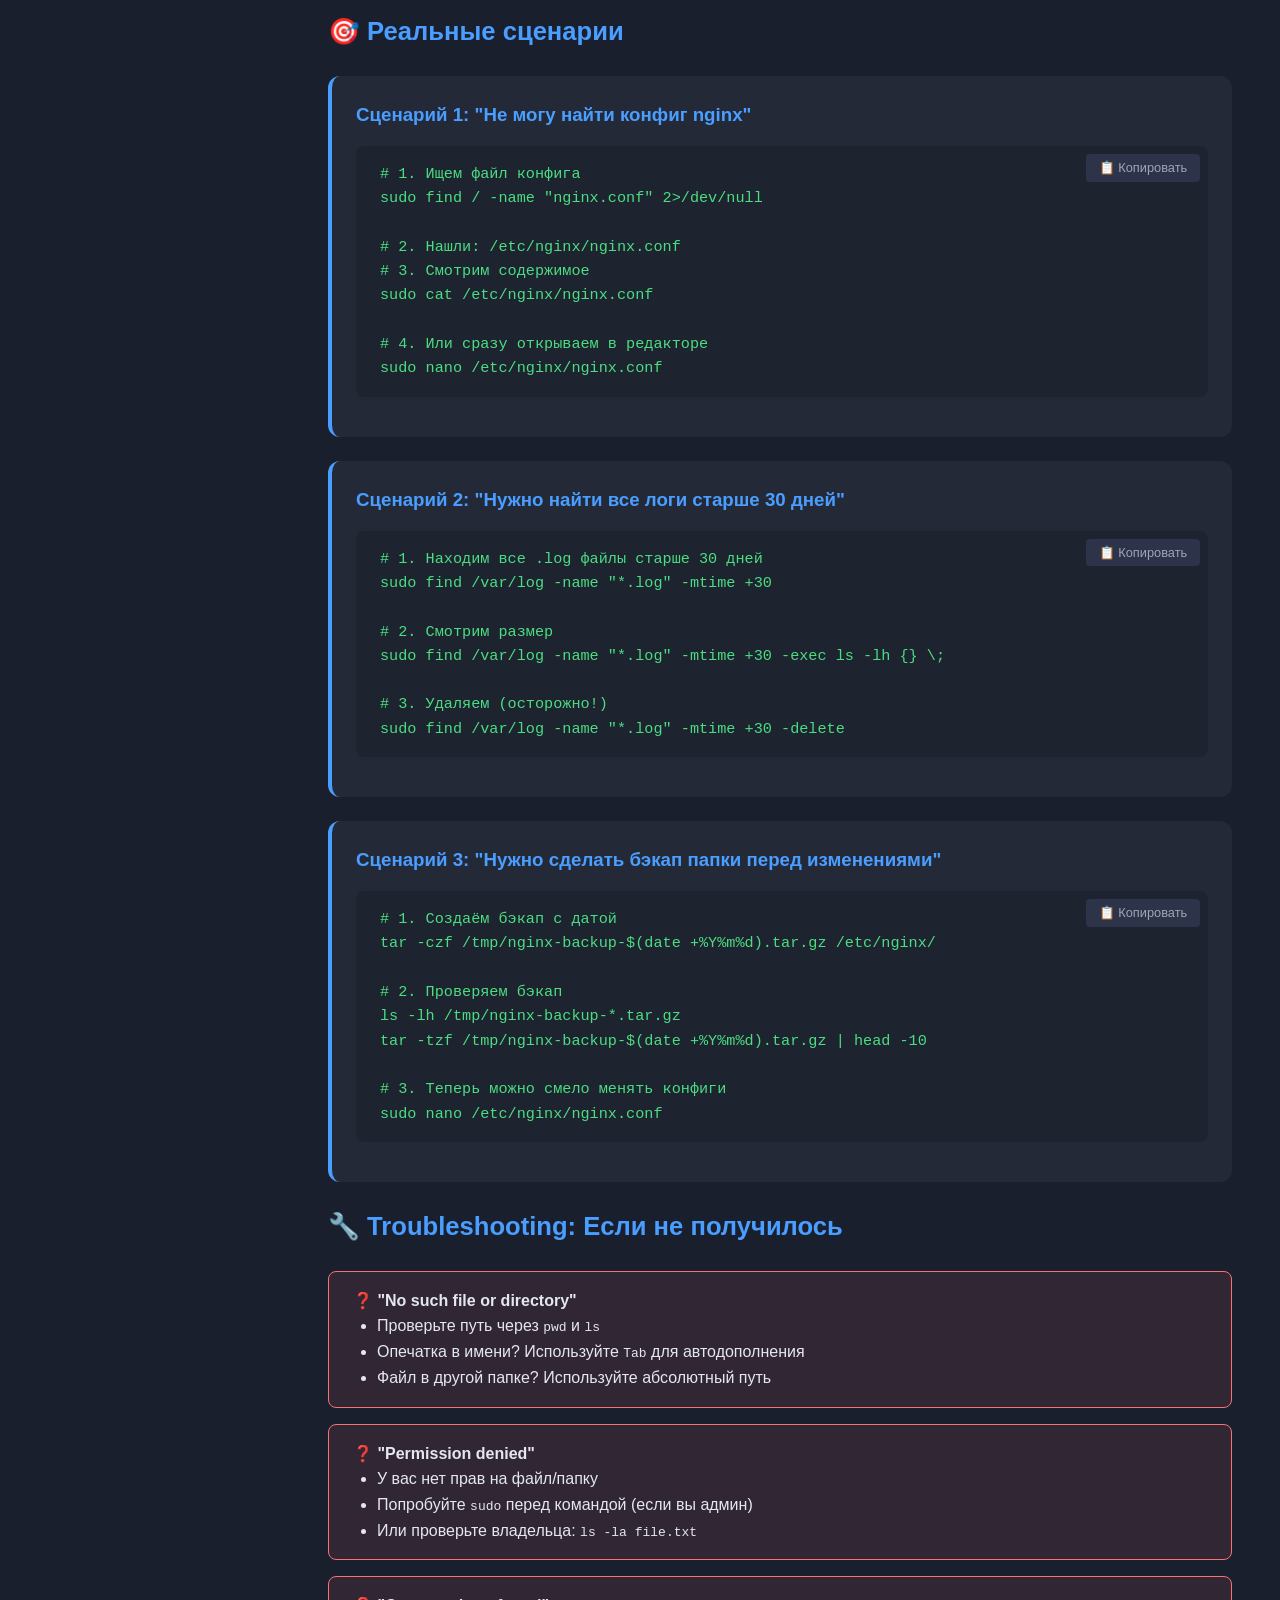
<file: modules/module1.html>
<!DOCTYPE html>
<html lang="ru">
<head>
    <meta charset="UTF-8">
    <meta name="viewport" content="width=device-width, initial-scale=1.0">
    <title>Модуль 1: Файлы и навигация - Linux Course</title>
    <link rel="stylesheet" href="../css/styles.css">
</head>
<body>
    <div class="container">
        <aside class="sidebar">
            <h2>📁 Модуль 1</h2>
            <ul class="nav-list">
                <li><a href="#intro" class="nav-item">Введение</a></li>
                <li><a href="#wsl" class="nav-item">Настройка WSL</a></li>
                <li><a href="#theory1" class="nav-item">Теория: ФС</a></li>
                <li><a href="#practice1" class="nav-item">Практика: Навигация</a></li>
                <li><a href="#theory2" class="nav-item">Теория: Файлы</a></li>
                <li><a href="#practice2" class="nav-item">Практика: Файлы</a></li>
                <li><a href="#redirects" class="nav-item">Перенаправления и пайпы</a></li>
                <li><a href="#archives" class="nav-item">Архивация</a></li>
                <li><a href="#nano" class="nav-item">Редактор nano</a></li>
                <li><a href="#vim" class="nav-item">Мини-курс vim</a></li>
                <li><a href="#theory3" class="nav-item">Теория: Поиск</a></li>
                <li><a href="#practice3" class="nav-item">Практика: Поиск</a></li>
                <li><a href="#man" class="nav-item">Справка: man</a></li>
                <li><a href="#real-scenarios" class="nav-item">Реальные сценарии</a></li>
                <li><a href="#troubleshooting" class="nav-item">Troubleshooting</a></li>
                <li><a href="#tasks" class="nav-item">Задания</a></li>
                <li><a href="#cheatsheet" class="nav-item">Шпаргалка</a></li>
            </ul>
        </aside>

        <main class="main-content">
            <div class="header">
                <h1>Модуль 1: Файлы и навигация</h1>
                <div class="progress-container">
                    <div class="progress-bar">
                        <div class="progress-fill" id="progressFill" style="width: 0%"></div>
                    </div>
                    <span class="progress-text" id="progressText">0% завершено</span>
                </div>
                <button class="theme-toggle" id="themeToggleBtn">☀️ Светлая тема</button>
            </div>

            <!-- INTRO -->
            <section id="intro">
                <h2 class="section-title"> Добро пожаловать!</h2>
                <div class="theory-block">
                    <h3>Почему терминал?</h3>
                    <p>Представь, что ты хирург:</p>
                    <ul>
                        <li><strong>GUI</strong> — операция через видеоэкран (удобно, но ограничено)</li>
                        <li><strong>Терминал</strong> — работа напрямую скальпелем (быстро, точно, полный контроль)</li>
                    </ul>
                    <p><strong>Главное правило:</strong> В Linux всё есть файл. Научишься работать с файлами — научишься управлять системой.</p>
                </div>

                <div class="info-block">
                    <strong>💡 Зачем это нужно админу?</strong>
                    <ul>
                        <li>90% серверов Linux управляются только через терминал</li>
                        <li>GUI на сервере часто не установлен — экономит ресурсы</li>
                        <li>Терминал позволяет автоматизировать любые задачи через скрипты</li>
                    </ul>
                </div>
            </section>

            <!-- WSL -->
            <section id="wsl">
                <h2 class="section-title">💻 Быстрый старт: WSL для Windows</h2>
                <div class="theory-block">
                    <h3>Установка Linux на Windows</h3>
                    <p>Откройте PowerShell от имени администратора и выполните:</p>
                    <div class="code-block">
                        <code>wsl --install -d Ubuntu</code>
                        <button class="copy-btn" onclick="copyCode(this)">📋 Копировать</button>
                    </div>
                    <p>После перезагрузки откройте Ubuntu из меню Пуск и создайте пользователя. Это ваш Linux-терминал для практики.</p>
                    <p><strong>Mac/Linux:</strong> просто откройте встроенный терминал (Terminal.app или Konsole/GNOME Terminal).</p>
                    <div class="warning-block">
                        ⚠️ <strong>Важно:</strong> Если WSL не устанавливается, включите виртуализацию в BIOS (Intel VT-x / AMD-V). Без неё Linux не запустится.
                    </div>
                </div>
            </section>

            <!-- THEORY 1 -->
            <section id="theory1">
                <h2 class="section-title">📖 Теория: Файловая система</h2>
                <div class="theory-block">
                    <h3>Дерево каталогов</h3>
                    <p>В Linux есть один корень <code>/</code>. Всё начинается с него:</p>
                    <pre>
/
 ├── bin/          # Основные команды (ls, cp, bash)
 ├── boot/         # Файлы загрузчика
 ├── dev/          # Устройства (диски, терминалы)
 ├── etc/          # Конфигурационные файлы системы
 ├── home/         # Домашние папки пользователей
 │   └── user/     # Ваша папка (~)
 ├── lib/          # Библиотеки программ
 ├── media/        # Съёмные носители (флешки)
 ├── opt/          # Дополнительное ПО
 ├── proc/         # Информация о процессах (виртуальная ФС)
 ├── root/         # Домашняя папка root
 ├── run/          # Временные данные запущенных сервисов
 ├── sbin/         # Системные команды (требуют root)
 ├── tmp/          # Временные файлы (очищается при перезагрузке)
 ├── usr/          # Пользовательские программы и данные
 └── var/          # Логи, кэш, базы данных</pre>
                </div>

                <div class="theory-block">
                    <h3>Абсолютные и относительные пути</h3>
                    <p><strong>Абсолютный путь</strong> — начинается с корня <code>/</code>:</p>
                    <div class="code-block">
                        <code>/home/user/documents/file.txt</code>
                        <button class="copy-btn" onclick="copyCode(this)">📋 Копировать</button>
                    </div>
                    <p><strong>Относительный путь</strong> — от текущей папки:</p>
                    <div class="code-block">
                        <code>documents/file.txt</code>
                        <button class="copy-btn" onclick="copyCode(this)">📋 Копировать</button>
                    </div>
                    <div class="info-block">
                        <strong>⚡ Правило:</strong> Если путь начинается с <code>/</code> — это от корня. Если нет — от текущей папки.
                        <br><br>
                        <code>cd documents</code> → <code>/home/user/documents</code> (если вы в <code>/home/user</code>)
                        <br>
                        <code>cd /documents</code> → <code>/documents</code> (в корне, которого скорее всего нет!)
                    </div>
                </div>
            </section>

            <!-- PRACTICE 1 -->
            <section id="practice1">
                <h2 class="section-title">🔬 Практика: Навигация</h2>
                <div class="theory-block">
                    <h3>Команда <code>pwd</code> — Где я?</h3>
                    <div class="code-block">
                        <code>pwd</code>
                        <button class="copy-btn" onclick="copyCode(this)">📋 Копировать</button>
                    </div>
                    <p><strong>Зачем:</strong> Чтобы понять, в какой папке вы находитесь, прежде чем что-то удалять или создавать.</p>
                </div>

                <div class="theory-block">
                    <h3>Команда <code>ls</code> — Что вокруг?</h3>
                    <div class="code-block">
                        <code>ls              # просто список
ls -la          # ВСЁ: скрытые файлы, права, размеры, дата
ls -lah         # Размеры в удобном формате (КБ/МБ/ГБ)
ls -l *.txt     # Только .txt файлы</code>
                        <button class="copy-btn" onclick="copyCode(this)">📋 Копировать</button>
                    </div>
                    <div class="info-block">
                        <strong>💡 Подсказка:</strong> Флаги можно комбинировать: <code>-l</code> (подробно) + <code>-a</code> (все, включая скрытые) + <code>-h</code> (human-readable).
                    </div>
                </div>

                <div class="theory-block">
                    <h3>Команда <code>cd</code> — Куда пойти?</h3>
                    <div class="code-block">
                        <code>cd /etc         # перейти в /etc
cd ..           # шаг назад (в родительскую папку)
cd ~            # домой (в /home/user)
cd              # тоже домой
cd -            # вернуться в предыдущую папку</code>
                        <button class="copy-btn" onclick="copyCode(this)">📋 Копировать</button>
                    </div>
                </div>

                <div class="practice-block">
                    <h3>Пошаговая практика</h3>
                    <p>Выполните команды по очереди и наблюдайте за результатом:</p>
                    <div class="code-block">
                        <code>pwd                          # где я?
ls -la                       # что в папке?
cd ~                         # домой
mkdir practice               # создать папку
cd practice                  # зайти в неё
pwd                          # проверить, где я</code>
                        <button class="copy-btn" onclick="copyCode(this)">📋 Копировать</button>
                    </div>
                </div>

                <!-- 🎬 GIF: Навигация -->
                <div class="demo-block">
                    <h4>📹 Демонстрация: навигация в терминале</h4>
                    <img src="../gifs/module1/navigation.gif" 
                         alt="Демонстрация команд pwd, ls, cd"
                         class="demo-gif"
                         loading="lazy">
                    <p class="demo-caption">Повтори команды из видео в своём терминале!</p>
                    <div class="demo-tip">
                        <strong>💡 Совет:</strong> Используй <code>Tab</code> для автодополнения имён файлов и папок — это экономит время и защищает от опечаток.
                    </div>
                </div>
            </section>

            <!-- THEORY 2 -->
            <section id="theory2">
                <h2 class="section-title">📖 Теория: Работа с файлами</h2>
                <div class="theory-block">
                    <h3>Создание файлов</h3>
                    <div class="code-block">
                        <code>touch file.txt                    # пустой файл
echo "Привет" > file.txt          # создать с текстом
echo "Ещё" >> file.txt            # ДОБАВИТЬ в конец</code>
                        <button class="copy-btn" onclick="copyCode(this)">📋 Копировать</button>
                    </div>
                    <div class="warning-block">
                        ⚠️ <strong>Критично:</strong> <code>&gt;</code> перезаписывает файл целиком! <code>&gt;&gt;</code> дописывает в конец.
                        <br><br>
                        Если случайно напишете <code>echo "new" &gt; important.txt</code> — старый контент исчезнет навсегда!
                    </div>
                </div>

                <div class="theory-block">
                    <h3>Копирование, перемещение, удаление</h3>
                    <div class="code-block">
                        <code>cp file1.txt file1_copy.txt     # копировать файл
cp -r dir1/ dir2/               # копировать папку (рекурсивно)
mv file.txt newname.txt         # переименовать / переместить
rm file.txt                     # удалить файл
rm -r dir/                      # удалить папку со всем содержимым</code>
                        <button class="copy-btn" onclick="copyCode(this)">📋 Копировать</button>
                    </div>
                    <div class="warning-block">
                         <strong>В Linux НЕТ корзины!</strong> Команда <code>rm</code> удаляет файлы навсегда, без возможности восстановления.
                        <br><br>
                        <strong>Совет:</strong> Сначала используйте <code>mv file.txt ~/.trash/</code> вместо <code>rm</code>, пока не набьёте руку.
                    </div>
                </div>

                <div class="theory-block">
                    <h3>Просмотр содержимого</h3>
                    <div class="code-block">
                        <code>cat file.txt          # весь файл сразу
less file.txt         # постранично (q — выйти)
head -10 file.txt     # первые 10 строк
tail -10 file.txt     # последние 10 строк
tail -f /var/log/syslog  # следить за логом в реальном времени</code>
                        <button class="copy-btn" onclick="copyCode(this)">📋 Копировать</button>
                    </div>
                    <div class="info-block">
                        <strong>Зачем tail -f?</strong> Админы используют эту команду, чтобы видеть логи сервиса в реальном времени, пока он работает.
                    </div>
                </div>
            </section>

            <!-- PRACTICE 2 -->
            <section id="practice2">
                <h2 class="section-title">🔬 Практика: Файлы</h2>
                <div class="practice-block">
                    <h3>Пошаговая практика</h3>
                    <div class="code-block">
                        <code>mkdir ~/practice
cd ~/practice
echo "Учу Linux" > notes.txt
echo "Это круто" >> notes.txt
cat notes.txt
cp notes.txt notes_backup.txt
mv notes_backup.txt notes_old.txt
rm notes_old.txt
ls -la</code>
                        <button class="copy-btn" onclick="copyCode(this)">📋 Копировать</button>
                    </div>
                </div>

                <!-- 🎬 GIF: Работа с файлами -->
                <div class="demo-block">
                    <h4>📹 Демонстрация: создание и управление файлами</h4>
                    <img src="../gifs/module1/files.gif" 
                         alt="Демонстрация команд echo, cat, cp, mv, rm"
                         class="demo-gif"
                         loading="lazy">
                    <p class="demo-caption">Обрати внимание на разницу между > и >>!</p>
                    <div class="demo-tip">
                        <strong>️ Запомни:</strong> <code>></code> = перезаписать (осторожно!), <code>>></code> = добавить в конец (безопасно).
                    </div>
                </div>
            </section>

            <!-- REDIRECTS -->
            <section id="redirects">
                <h2 class="section-title">🔄 Перенаправления и пайпы</h2>
                <div class="theory-block">
                    <h3>Перенаправление вывода</h3>
                    <div class="code-block">
                        <code>echo "Hello" > file.txt          # записать (перезаписать!)
echo "World" >> file.txt         # дописать в конец
ls /fake 2> error.log            # ошибки в файл
ls /fake 2>&1                    # ошибки туда же, куда обычный вывод</code>
                        <button class="copy-btn" onclick="copyCode(this)">📋 Копировать</button>
                    </div>
                </div>

                <div class="theory-block">
                    <h3>Пайпы (конвейер) <code>|</code></h3>
                    <p>Символ <code>|</code> передаёт вывод одной команды на вход другой:</p>
                    <div class="code-block">
                        <code>ls -la | grep ".txt"            # найти файлы .txt
cat /etc/passwd | wc -l          # посчитать строки
ps aux | grep nginx | wc -l      # сколько процессов nginx работает</code>
                        <button class="copy-btn" onclick="copyCode(this)">📋 Копировать</button>
                    </div>
                    <div class="info-block">
                        <strong>💡 Зачем?</strong> Пайпы — это суперсила Linux. Можно комбинировать простые команды в мощные конвейеры обработки данных.
                    </div>
                </div>

                <!-- 🎬 GIF: Перенаправления и пайпы -->
                <div class="demo-block">
                    <h4>📹 Демонстрация: пайпы и перенаправления</h4>
                    <img src="../gifs/module1/redirects.gif" 
                         alt="Демонстрация перенаправлений и пайпов"
                         class="demo-gif"
                         loading="lazy">
                    <p class="demo-caption">Пайпы позволяют строить мощные конвейеры из простых команд</p>
                    <div class="demo-tip">
                        <strong>🧠 Мнемоника:</strong> <code>cut → sort → uniq → sort → head</code> — стандартный конвейер для подсчёта повторов.
                    </div>
                </div>
            </section>

            <!-- ARCHIVES -->
            <section id="archives">
                <h2 class="section-title">📦 Архивация и сжатие</h2>
                <div class="theory-block">
                    <h3>tar — упаковка файлов</h3>
                    <p>В Linux архивирование и сжатие — это две операции. <code>tar</code> объединяет файлы, <code>gzip</code> сжимает.</p>
                    <div class="code-block">
                        <code># Создать архив и сжать:
tar -czf archive.tar.gz папка/
# Распаковать:
tar -xzf archive.tar.gz
# Создать несжатый tar:
tar -cf archive.tar папка/
# Просмотреть содержимое без распаковки:
tar -tzf archive.tar.gz</code>
                        <button class="copy-btn" onclick="copyCode(this)">📋 Копировать</button>
                    </div>
                    <div class="info-block">
                        <strong>🧠 Запомни мнемонику:</strong> <code>c</code> = create, <code>x</code> = extract, <code>t</code> = list, <code>z</code> = gzip, <code>f</code> = file.
                    </div>
                </div>

                <div class="practice-block">
                    <h3>Практика</h3>
                    <div class="code-block">
                        <code>cd ~
tar -czf practice_backup.tar.gz practice/
ls -lh practice_backup.tar.gz
mkdir /tmp/restore
tar -xzf practice_backup.tar.gz -C /tmp/restore/
ls /tmp/restore/</code>
                        <button class="copy-btn" onclick="copyCode(this)"> Копировать</button>
                    </div>
                </div>

                <!-- 🎬 GIF: Архивация -->
                <div class="demo-block">
                    <h4> Демонстрация: архивация с tar</h4>
                    <img src="../gifs/module1/tar.gif" 
                         alt="Демонстрация архивации через tar"
                         class="demo-gif"
                         loading="lazy">
                    <p class="demo-caption">tar -czf создаёт архив, tar -tzf показывает содержимое без распаковки</p>
                    <div class="demo-tip">
                        <strong>💡 Совет:</strong> Добавляй дату в имя архива: <code>backup-$(date +%Y%m%d).tar.gz</code> — так легко найти нужный бэкап.
                    </div>
                </div>
            </section>

            <!-- NANO -->
            <section id="nano">
                <h2 class="section-title">✏️ Текстовый редактор nano</h2>
                <div class="theory-block">
                    <h3>Зачем нужен редактор?</h3>
                    <p>Чтобы править конфиги и писать скрипты, нужно уметь редактировать файлы прямо в терминале. nano — самый простой редактор для начала.</p>
                    <div class="code-block">
                        <code>nano file.txt        # открыть (или создать)
# Внутри nano:
# Ctrl+O  — сохранить (WriteOut)
# Ctrl+X  — выйти
# Ctrl+K  — вырезать строку
# Ctrl+U  — вставить строку
# Ctrl+W  — поиск</code>
                        <button class="copy-btn" onclick="copyCode(this)"> Копировать</button>
                    </div>
                </div>

                <!-- 🎬 GIF: nano -->
                <div class="demo-block">
                    <h4>📹 Демонстрация: редактирование в nano</h4>
                    <img src="../gifs/module1/nano.gif" 
                         alt="Демонстрация редактора nano"
                         class="demo-gif"
                         loading="lazy">
                    <p class="demo-caption">nano — самый простой редактор для новичков</p>
                    <div class="demo-tip">
                        <strong>🧠 Запомни:</strong> <code>Ctrl+O</code> = сохранить, <code>Ctrl+X</code> = выйти. Подсказки всегда внизу экрана!
                    </div>
                </div>
            </section>

            <!-- VIM -->
            <section id="vim">
                <h2 class="section-title">🧠 Мини-курс vim (экстренный выход)</h2>
                <div class="theory-block">
                    <h3>Зачем?</h3>
                    <p>На многих минимальных серверах nano отсутствует, а vim (или vi) — есть всегда. Научись трём вещам, чтобы не паниковать.</p>
                    <div class="code-block">
                        <code>vim file.txt
# Нажатие i — переход в режим вставки (как в блокноте)
# После правки:
# Esc — выйти из режима вставки
# :wq — сохранить и выйти
# :q! — выйти без сохранения</code>
                        <button class="copy-btn" onclick="copyCode(this)">📋 Копировать</button>
                    </div>
                    <div class="warning-block">
                        ️ Если vim "застрял" и вы не знаете, что делать — нажмите Esc, затем наберите <code>:q!</code> и Enter. Это аварийный выход.
                    </div>
                </div>

                <!-- 🎬 GIF: Vim Survival -->
                <div class="demo-block">
                    <h4>📹 Демонстрация: как выйти из Vim</h4>
                    <img src="../gifs/module1/vim-survival.gif" 
                         alt="Демонстрация выхода из Vim"
                         class="demo-gif"
                         loading="lazy">
                    <p class="demo-caption">Запомни: Esc → :q! → Enter = аварийный выход без сохранения</p>
                    <div class="demo-tip">
                        <strong>🆘 Экстренный выход из Vim:</strong>
                        <ol style="margin-top: 0.5rem; margin-left: 1.5rem;">
                            <li>Нажми <strong>Esc</strong> (несколько раз)</li>
                            <li>Набери <strong>:q!</strong></li>
                            <li>Нажми <strong>Enter</strong></li>
                        </ol>
                    </div>
                </div>
            </section>

            <!-- THEORY 3 -->
            <section id="theory3">
                <h2 class="section-title">📖 Теория: Поиск</h2>
                <div class="theory-block">
                    <h3>Поиск файлов: <code>find</code></h3>
                    <div class="code-block">
                        <code>find /etc -name "*.conf"              # найти .conf в /etc
find / -name "nginx.conf" 2>/dev/null  # во всей системе (ошибки скрыть)
find / -size +100M                     # файлы больше 100 МБ
find ~ -type f -mtime -7               # файлы, изменённые за последние 7 дней</code>
                        <button class="copy-btn" onclick="copyCode(this)">📋 Копировать</button>
                    </div>
                </div>

                <div class="theory-block">
                    <h3>Поиск текста: <code>grep</code></h3>
                    <div class="code-block">
                        <code>grep "error" /var/log/syslog     # найти "error"
grep -r "root" /etc/             # во всех файлах рекурсивно
grep -i "ERROR" log.txt          # без учёта регистра
grep -v "error" log.txt          # строки БЕЗ "error"
grep -n "error" log.txt          # с номерами строк</code>
                        <button class="copy-btn" onclick="copyCode(this)"> Копировать</button>
                    </div>
                    <div class="info-block">
                        <strong>💡 Комбинация:</strong> <code>find / -name "*.log" 2&gt;/dev/null | xargs grep "error"</code> — найти слово "error" во всех .log файлах системы.
                    </div>
                </div>
            </section>

            <!-- PRACTICE 3 -->
            <section id="practice3">
                <h2 class="section-title">🔬 Практика: Поиск</h2>
                <div class="practice-block">
                    <h3>Пошаговая практика</h3>
                    <div class="code-block">
                        <code>find ~ -name "*.txt"
grep -r "root" /etc/ 2>/dev/null | head -5
head -5 /etc/passwd
tail -5 /etc/passwd
ps aux | grep bash | grep -v grep   # найти процессы bash (исключив сам grep)</code>
                        <button class="copy-btn" onclick="copyCode(this)">📋 Копировать</button>
                    </div>
                </div>

                <!-- 🎬 GIF: Поиск -->
                <div class="demo-block">
                    <h4>📹 Демонстрация: поиск файлов и текста</h4>
                    <img src="../gifs/module1/search.gif" 
                         alt="Демонстрация поиска через find и grep"
                         class="demo-gif"
                         loading="lazy">
                    <p class="demo-caption">find ищет файлы, grep ищет текст внутри файлов</p>
                    <div class="demo-tip">
                        <strong>💡 Совет:</strong> Добавляй <code>2&gt;/dev/null</code> к find, чтобы скрыть ошибки "Permission denied" при поиске по всей системе.
                    </div>
                </div>
            </section>

            <!-- MAN -->
            <section id="man">
                <h2 class="section-title">📚 Справка: man и --help</h2>
                <div class="theory-block">
                    <h3>Как узнать больше о любой команде?</h3>
                    <p>В Linux встроена полная документация. Вам не нужен интернет — всё уже есть в системе.</p>
                    <div class="code-block">
                        <code>man ls              # полная справка по команде ls
man find            # справка по find
q                   # выйти из man (нажмите q)
ls --help           # краткая справка (быстрее, чем man)
find --help | less  # длинная справка с прокруткой
info ls             # альтернатива man (более подробная)</code>
                        <button class="copy-btn" onclick="copyCode(this)">📋 Копировать</button>
                    </div>
                    <div class="info-block">
                        <strong>🎯 Навык админа:</strong> Умение читать <code>man</code> важнее, чем запоминать все флаги. Если вы знаете, как найти ответ — вы уже наполовину админ.
                    </div>
                </div>
            </section>

            <!-- REAL SCENARIOS -->
            <section id="real-scenarios">
                <h2 class="section-title">🎯 Реальные сценарии</h2>
                <div class="theory-block">
                    <h3>Сценарий 1: "Не могу найти конфиг nginx"</h3>
                    <div class="code-block">
                        <code># 1. Ищем файл конфига
sudo find / -name "nginx.conf" 2>/dev/null

# 2. Нашли: /etc/nginx/nginx.conf
# 3. Смотрим содержимое
sudo cat /etc/nginx/nginx.conf

# 4. Или сразу открываем в редакторе
sudo nano /etc/nginx/nginx.conf</code>
                        <button class="copy-btn" onclick="copyCode(this)">📋 Копировать</button>
                    </div>
                </div>

                <div class="theory-block">
                    <h3>Сценарий 2: "Нужно найти все логи старше 30 дней"</h3>
                    <div class="code-block">
                        <code># 1. Находим все .log файлы старше 30 дней
sudo find /var/log -name "*.log" -mtime +30

# 2. Смотрим размер
sudo find /var/log -name "*.log" -mtime +30 -exec ls -lh {} \;

# 3. Удаляем (осторожно!)
sudo find /var/log -name "*.log" -mtime +30 -delete</code>
                        <button class="copy-btn" onclick="copyCode(this)">📋 Копировать</button>
                    </div>
                </div>

                <div class="theory-block">
                    <h3>Сценарий 3: "Нужно сделать бэкап папки перед изменениями"</h3>
                    <div class="code-block">
                        <code># 1. Создаём бэкап с датой
tar -czf /tmp/nginx-backup-$(date +%Y%m%d).tar.gz /etc/nginx/

# 2. Проверяем бэкап
ls -lh /tmp/nginx-backup-*.tar.gz
tar -tzf /tmp/nginx-backup-$(date +%Y%m%d).tar.gz | head -10

# 3. Теперь можно смело менять конфиги
sudo nano /etc/nginx/nginx.conf</code>
                        <button class="copy-btn" onclick="copyCode(this)">📋 Копировать</button>
                    </div>
                </div>
            </section>

            <!-- TROUBLESHOOTING -->
            <section id="troubleshooting">
                <h2 class="section-title">🔧 Troubleshooting: Если не получилось</h2>
                <div class="warning-block">
                    <strong>❓ "No such file or directory"</strong>
                    <ul>
                        <li>Проверьте путь через <code>pwd</code> и <code>ls</code></li>
                        <li>Опечатка в имени? Используйте <code>Tab</code> для автодополнения</li>
                        <li>Файл в другой папке? Используйте абсолютный путь</li>
                    </ul>
                </div>

                <div class="warning-block">
                    <strong>❓ "Permission denied"</strong>
                    <ul>
                        <li>У вас нет прав на файл/папку</li>
                        <li>Попробуйте <code>sudo</code> перед командой (если вы админ)</li>
                        <li>Или проверьте владельца: <code>ls -la file.txt</code></li>
                    </ul>
                </div>

                <div class="warning-block">
                    <strong>❓ "Command not found"</strong>
                    <ul>
                        <li>Опечатка в команде? Проверьте <code>man</code></li>
                        <li>Программа не установлена? <code>sudo apt install &lt;имя&gt;</code></li>
                        <li>Нужен полный путь? <code>/usr/bin/ls</code></li>
                    </ul>
                </div>

                <div class="warning-block">
                    <strong> "Is a directory"</strong>
                    <ul>
                        <li>Вы пытаетесь работать с папкой как с файлом</li>
                        <li>Для папок нужен флаг <code>-r</code> (рекурсивно): <code>cp -r dir1/ dir2/</code></li>
                    </ul>
                </div>

                <div class="warning-block">
                    <strong>❓ vim "завис" и не выходит</strong>
                    <ul>
                        <li>Нажмите Esc (возможно, несколько раз)</li>
                        <li>Наберите <code>:q!</code> и Enter — аварийный выход</li>
                        <li>Если совсем никак — <code>Ctrl+C</code>, потом <code>:q!</code></li>
                    </ul>
                </div>

                <div class="info-block">
                    <strong>🛟 Универсальный совет:</strong> Если команда не работает — добавьте <code>2&gt;&1 | head -20</code> в конец, чтобы увидеть первые 20 строк ошибок.
                </div>
            </section>

            <!-- TASKS -->
            <section id="tasks">
                <h2 class="section-title">✅ Задания</h2>
                <div class="task-block">
                    <h3>Базовые задания</h3>
                    <ul class="task-list">
                        <li class="task-item">Выполни по памяти (без подсказок!): Создай папку <code>~/test</code> и зайди в неё</li>
                        <li class="task-item">Создай файл <code>hello.txt</code> со строкой "Привет, мир!"</li>
                        <li class="task-item">Добавь строку "Как дела?" в конец файла</li>
                        <li class="task-item">Посмотри содержимое через <code>cat</code></li>
                        <li class="task-item">Скопируй в <code>hello_backup.txt</code></li>
                        <li class="task-item">Переименуй копию в <code>hello_old.txt</code></li>
                        <li class="task-item">Создай папку <code>archive</code> и перемести туда <code>hello_old.txt</code></li>
                        <li class="task-item">Отредактируй <code>hello_old.txt</code> через nano, добавь любую фразу</li>
                        <li class="task-item">Открой файл в vim, выйди без сохранения (<code>:q!</code>)</li>
                        <li class="task-item">Заархивируй папку <code>archive</code> в <code>archive.tar.gz</code></li>
                        <li class="task-item">Найди все <code>.txt</code> в домашней папке: <code>find ~ -name "*.txt"</code></li>
                        <li class="task-item">Найди "root" в <code>/etc/passwd</code> через grep</li>
                        <li class="task-item">Посмотри справку по <code>ls</code> через <code>man ls</code>, выйди через <code>q</code></li>
                        <li class="task-item">Удали папку <code>~/test</code> со всем содержимым</li>
                    </ul>
                </div>

                <div class="task-block">
                    <h3>🧩 Задачи со звёздочкой</h3>
                    <ul class="task-list">
                        <li class="task-item">Создайте файл с именем <code>-rf</code> (да, это возможно!) и удалите его. Подсказка: <code>rm -- -rf</code></li>
                        <li class="task-item">Найдите все файлы больше 1МБ в <code>/var/log</code> и сохраните список в <code>big_logs.txt</code></li>
                        <li class="task-item">Используя пайпы, посчитайте количество уникальных оболочек в <code>/etc/passwd</code></li>
                        <li class="task-item">Создайте скрипт, который ищет все файлы, изменённые за последние 24 часа, и архивирует их в <code>/tmp/recent-backup.tar.gz</code></li>
                    </ul>
                </div>
            </section>

            <!-- CHEATSHEET -->
            <section id="cheatsheet">
                <h2 class="section-title">📋 Шпаргалка</h2>
                <div class="cheat-sheet">
                    <div class="cheat-grid">
                        <div class="cheat-item">
                            <code>pwd</code>
                            <p>Где я?</p>
                        </div>
                        <div class="cheat-item">
                            <code>ls -la</code>
                            <p>Всё: скрытые, права, размеры</p>
                        </div>
                        <div class="cheat-item">
                            <code>cd /path</code>
                            <p>Пойти туда</p>
                        </div>
                        <div class="cheat-item">
                            <code>cd ..</code>
                            <p>Шаг назад</p>
                        </div>
                        <div class="cheat-item">
                            <code>cd ~</code>
                            <p>Домой</p>
                        </div>
                        <div class="cheat-item">
                            <code>cd -</code>
                            <p>Вернуться назад</p>
                        </div>
                        <div class="cheat-item">
                            <code>touch file</code>
                            <p>Создать файл</p>
                        </div>
                        <div class="cheat-item">
                            <code>cat file</code>
                            <p>Показать содержимое</p>
                        </div>
                        <div class="cheat-item">
                            <code>echo "text" > file</code>
                            <p>Записать (перезаписать!)</p>
                        </div>
                        <div class="cheat-item">
                            <code>echo "text" >> file</code>
                            <p>Дописать в конец</p>
                        </div>
                        <div class="cheat-item">
                            <code>cp a b</code>
                            <p>Копировать</p>
                        </div>
                        <div class="cheat-item">
                            <code>mv a b</code>
                            <p>Переместить/переименовать</p>
                        </div>
                        <div class="cheat-item">
                            <code>rm file</code>
                            <p>Удалить файл</p>
                        </div>
                        <div class="cheat-item">
                            <code>rm -r dir</code>
                            <p>Удалить папку</p>
                        </div>
                        <div class="cheat-item">
                            <code>man cmd</code>
                            <p>Справка по команде</p>
                        </div>
                        <div class="cheat-item">
                            <code>find / -name "*.txt"</code>
                            <p>Найти файлы</p>
                        </div>
                        <div class="cheat-item">
                            <code>grep "text" file</code>
                            <p>Найти текст в файле</p>
                        </div>
                        <div class="cheat-item">
                            <code>grep -r "text" /etc/</code>
                            <p>Во всех файлах папки</p>
                        </div>
                        <div class="cheat-item">
                            <code>tar -czf arc.tar.gz dir/</code>
                            <p>Запаковать и сжать</p>
                        </div>
                        <div class="cheat-item">
                            <code>tar -xzf arc.tar.gz</code>
                            <p>Распаковать</p>
                        </div>
                        <div class="cheat-item">
                            <code>nano file</code>
                            <p>Открыть в nano</p>
                        </div>
                        <div class="cheat-item">
                            <code>vim file → i → Esc → :wq</code>
                            <p>Сохранить и выйти из vim</p>
                        </div>
                        <div class="cheat-item">
                            <code>cmd1 | cmd2</code>
                            <p>Передать вывод другой команде</p>
                        </div>
                        <div class="cheat-item">
                            <code>cmd 2> err.log</code>
                            <p>Ошибки в файл</p>
                        </div>
                    </div>
                </div>
            </section>

            <div class="nav-buttons">
                <a href="../index.html" class="nav-btn">← На главную</a>
                <a href="module2.html" class="nav-btn">Модуль 2: Права →</a>
            </div>
        </main>
    </div>

    <script src="../js/main.js"></script>
</body>
</html>
</file>
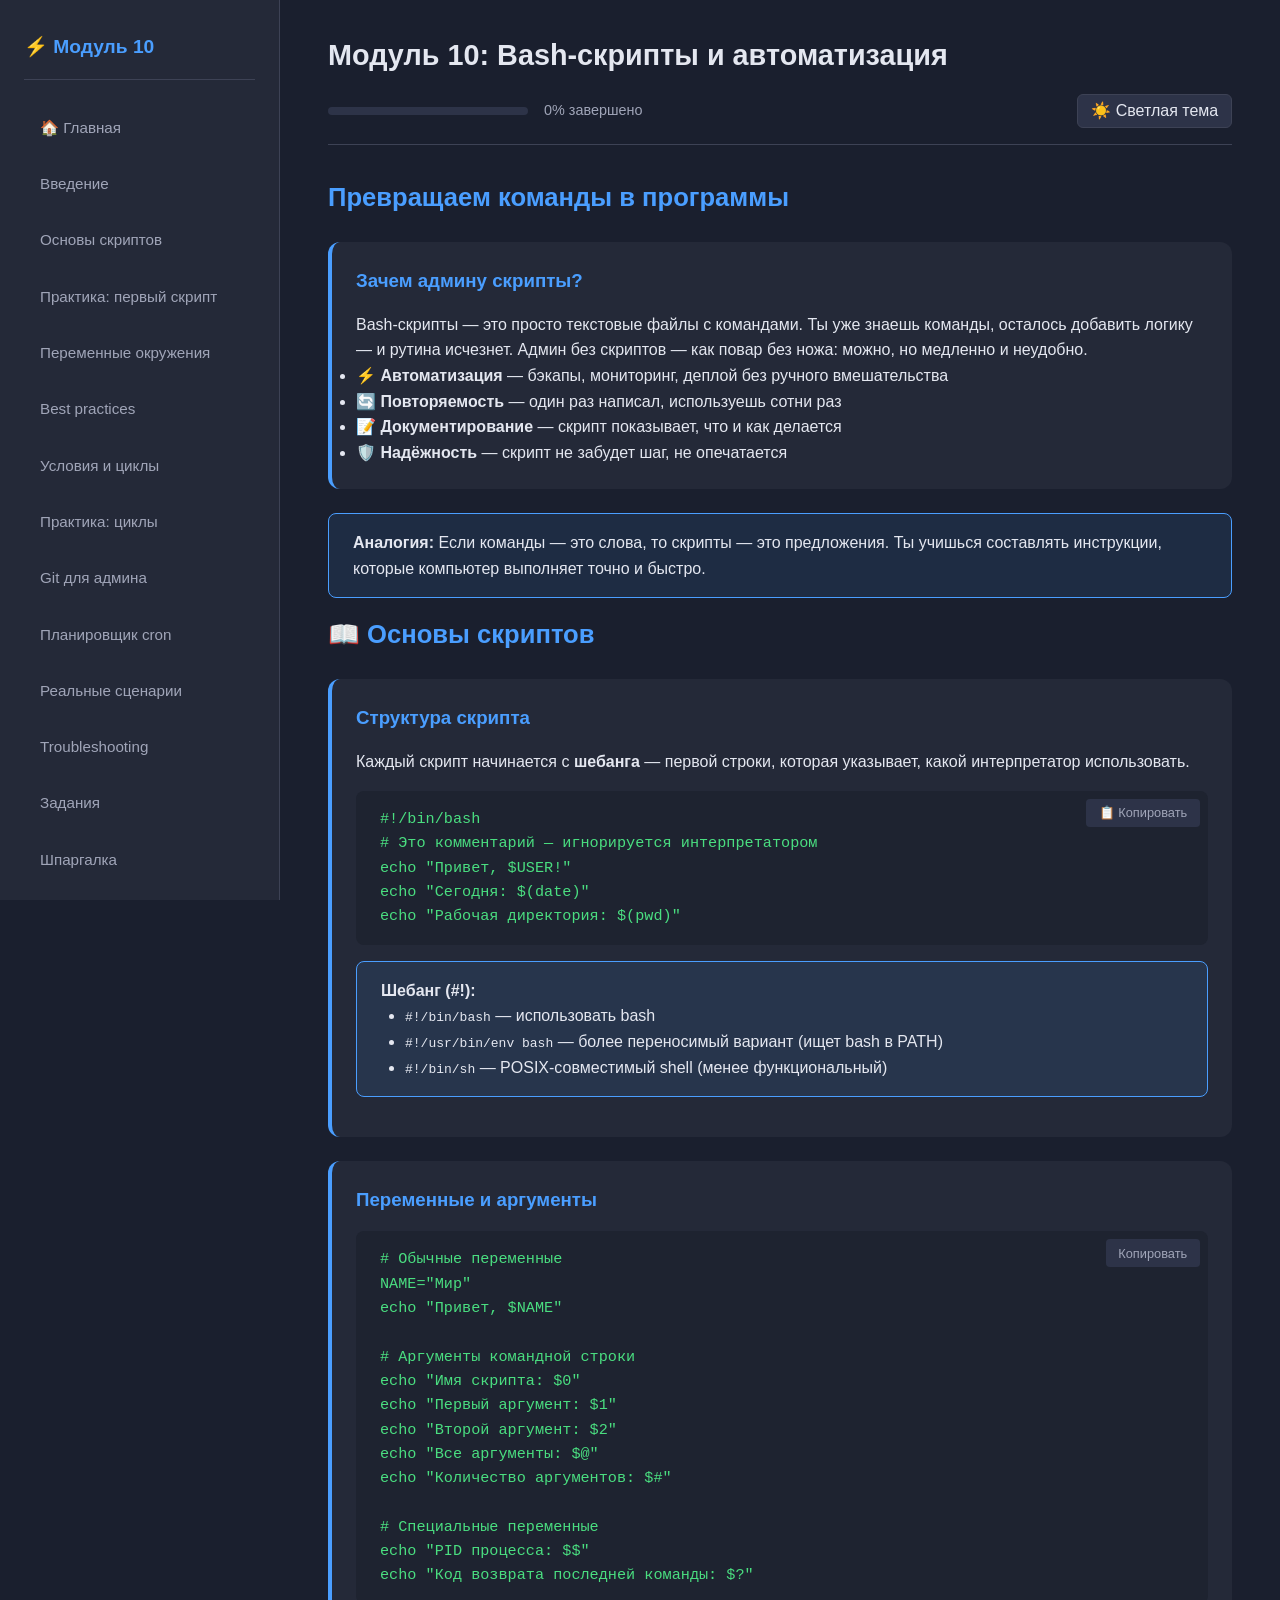
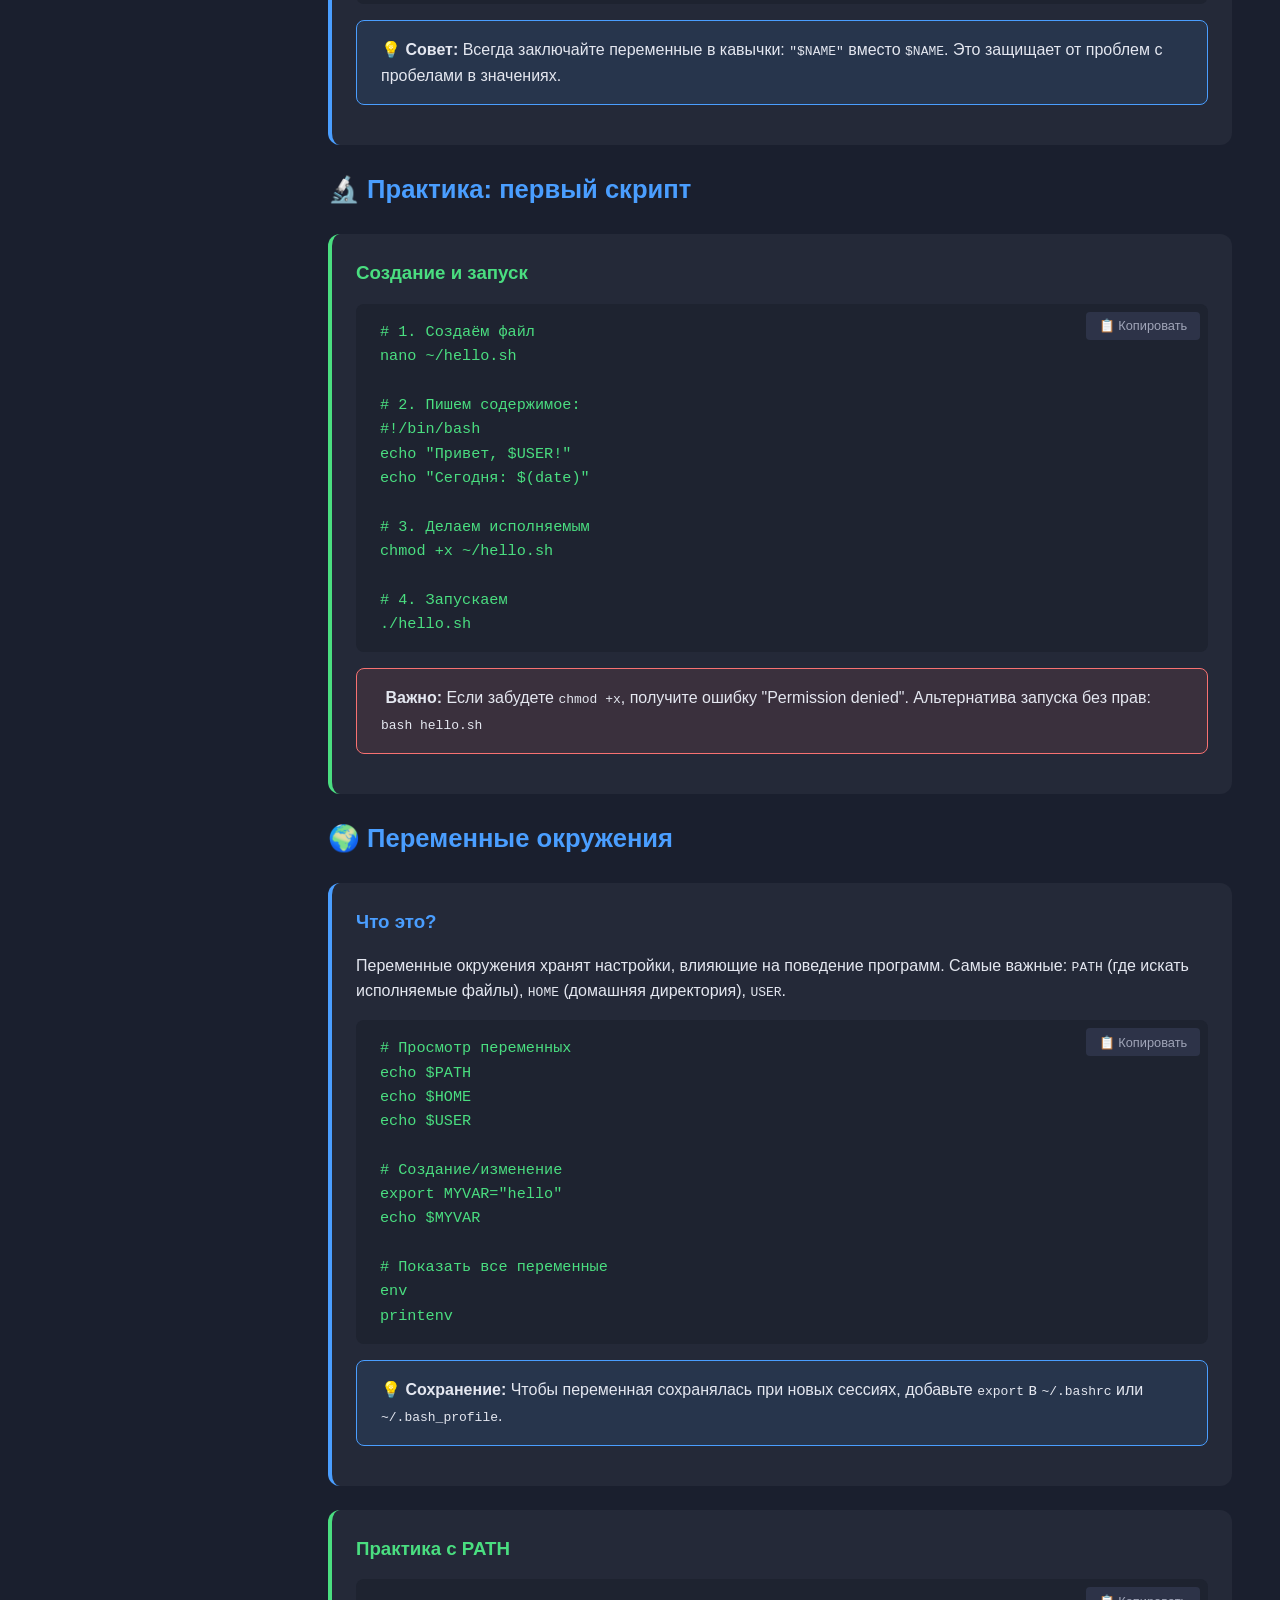
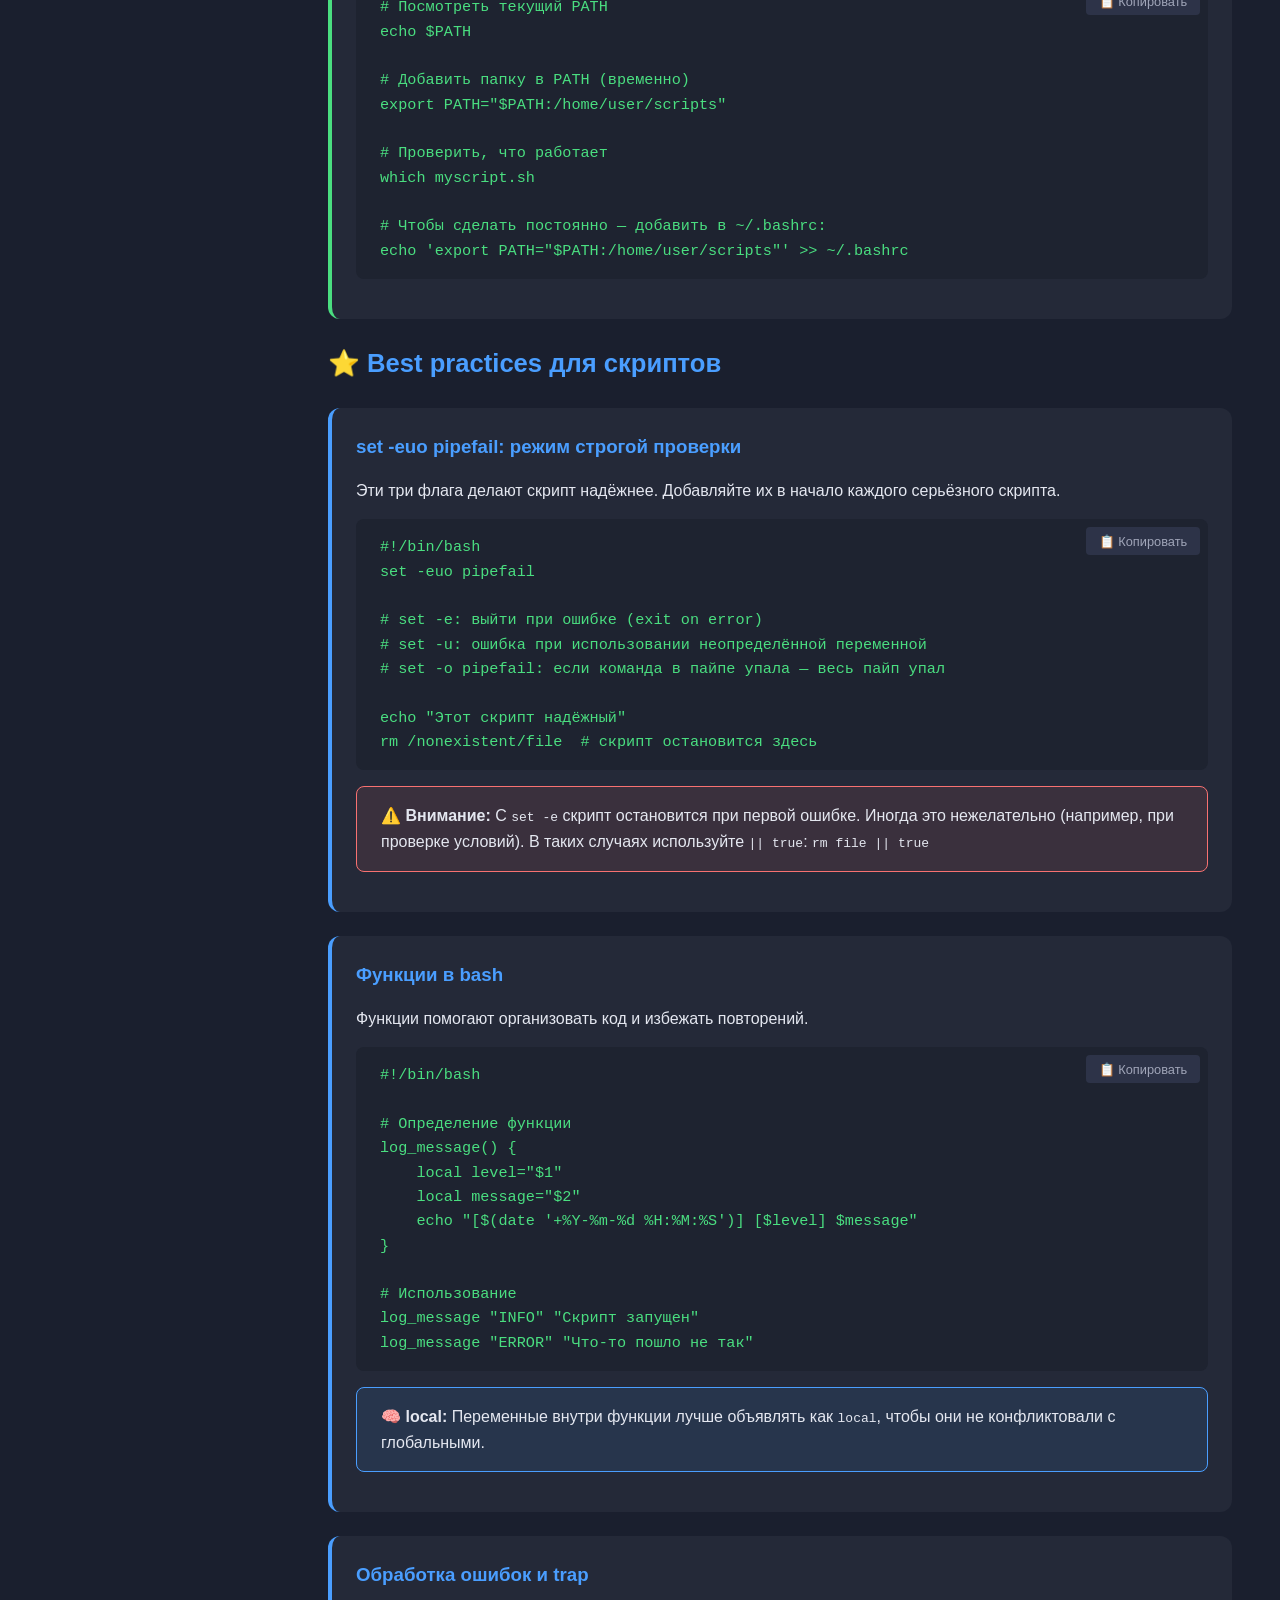
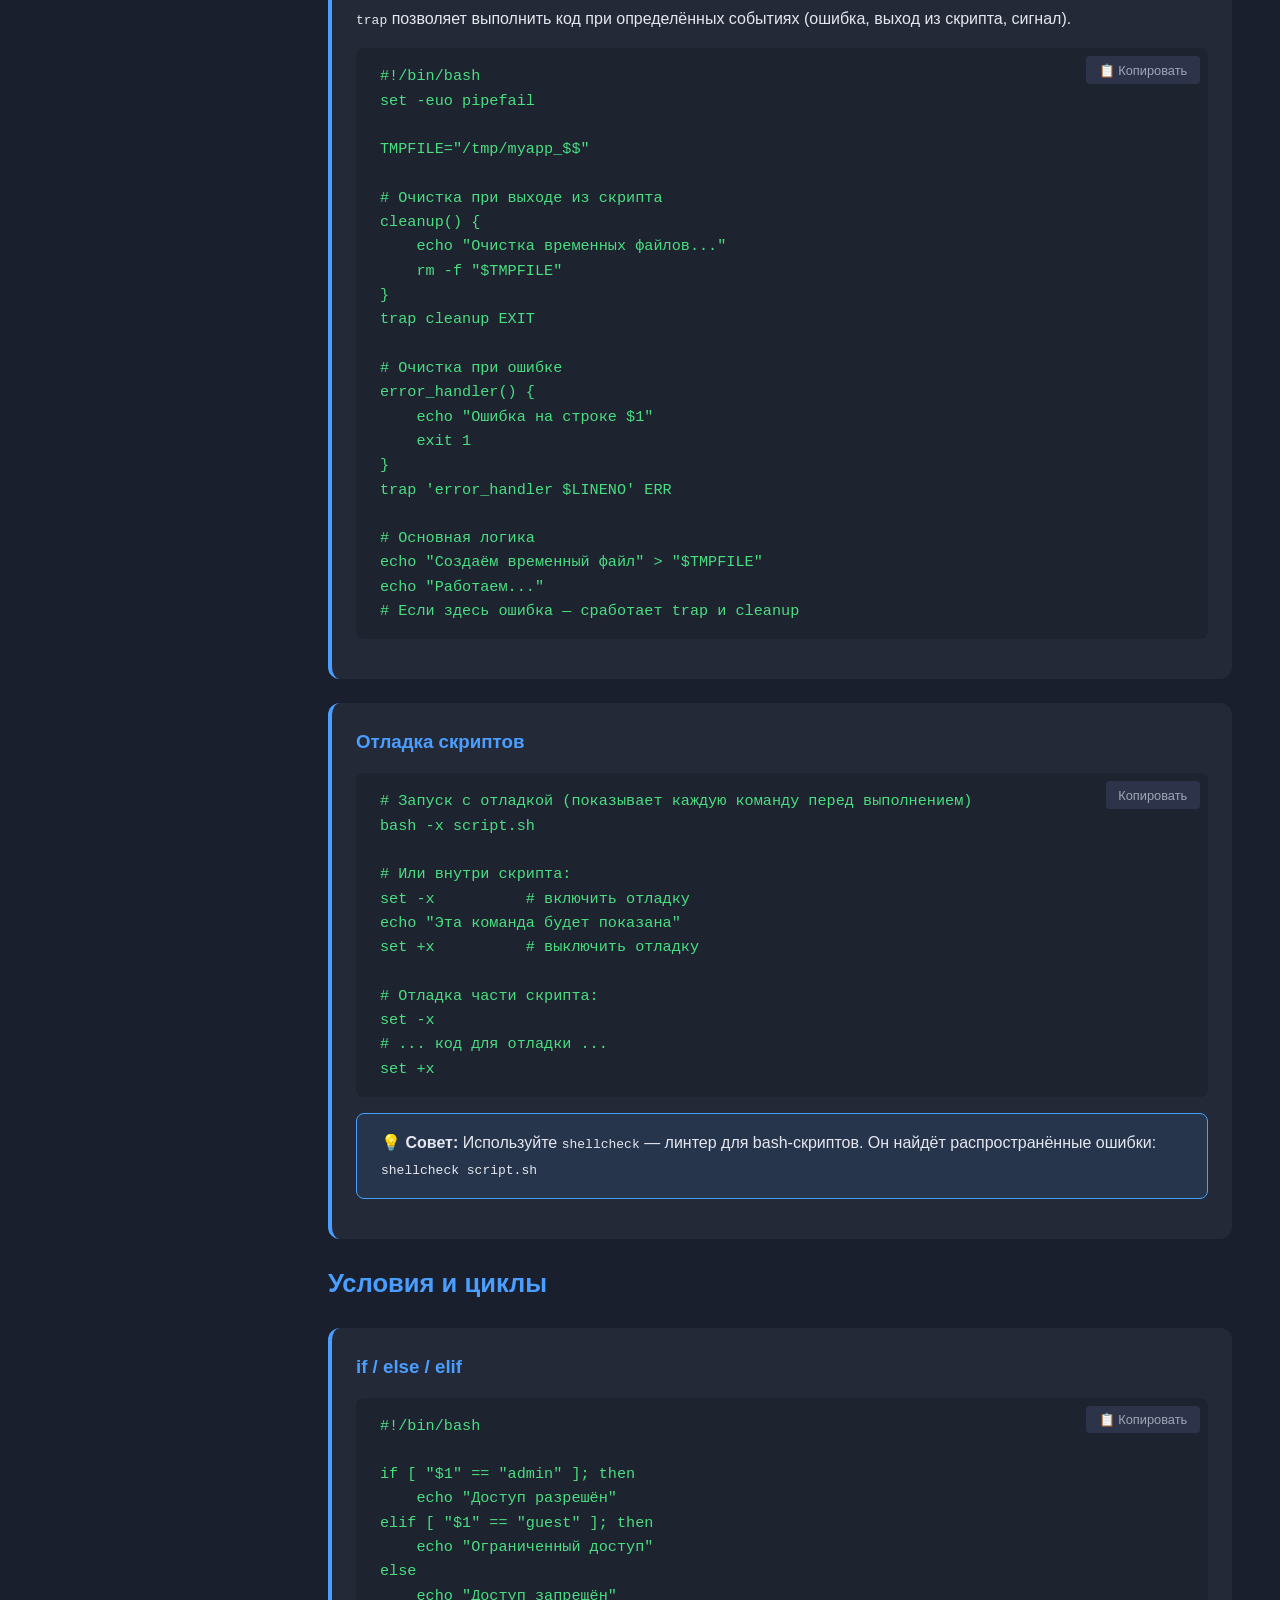
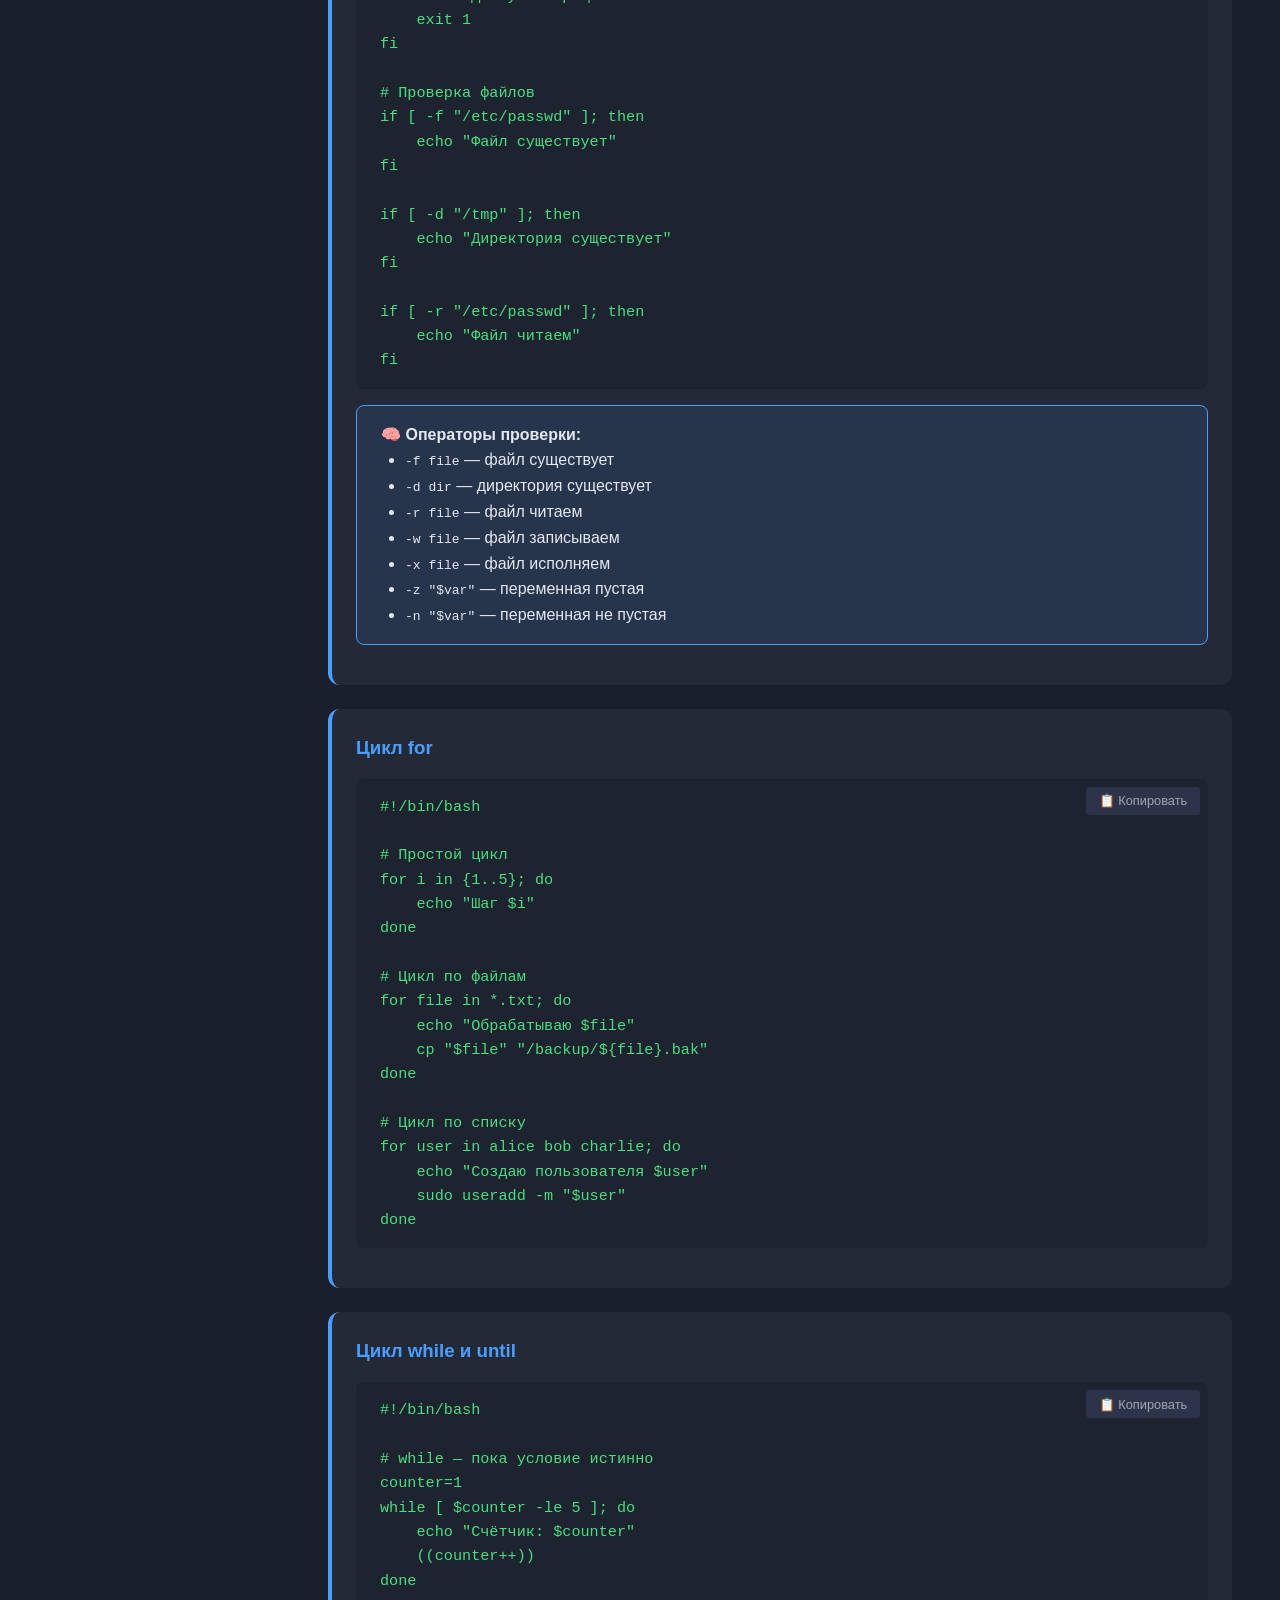
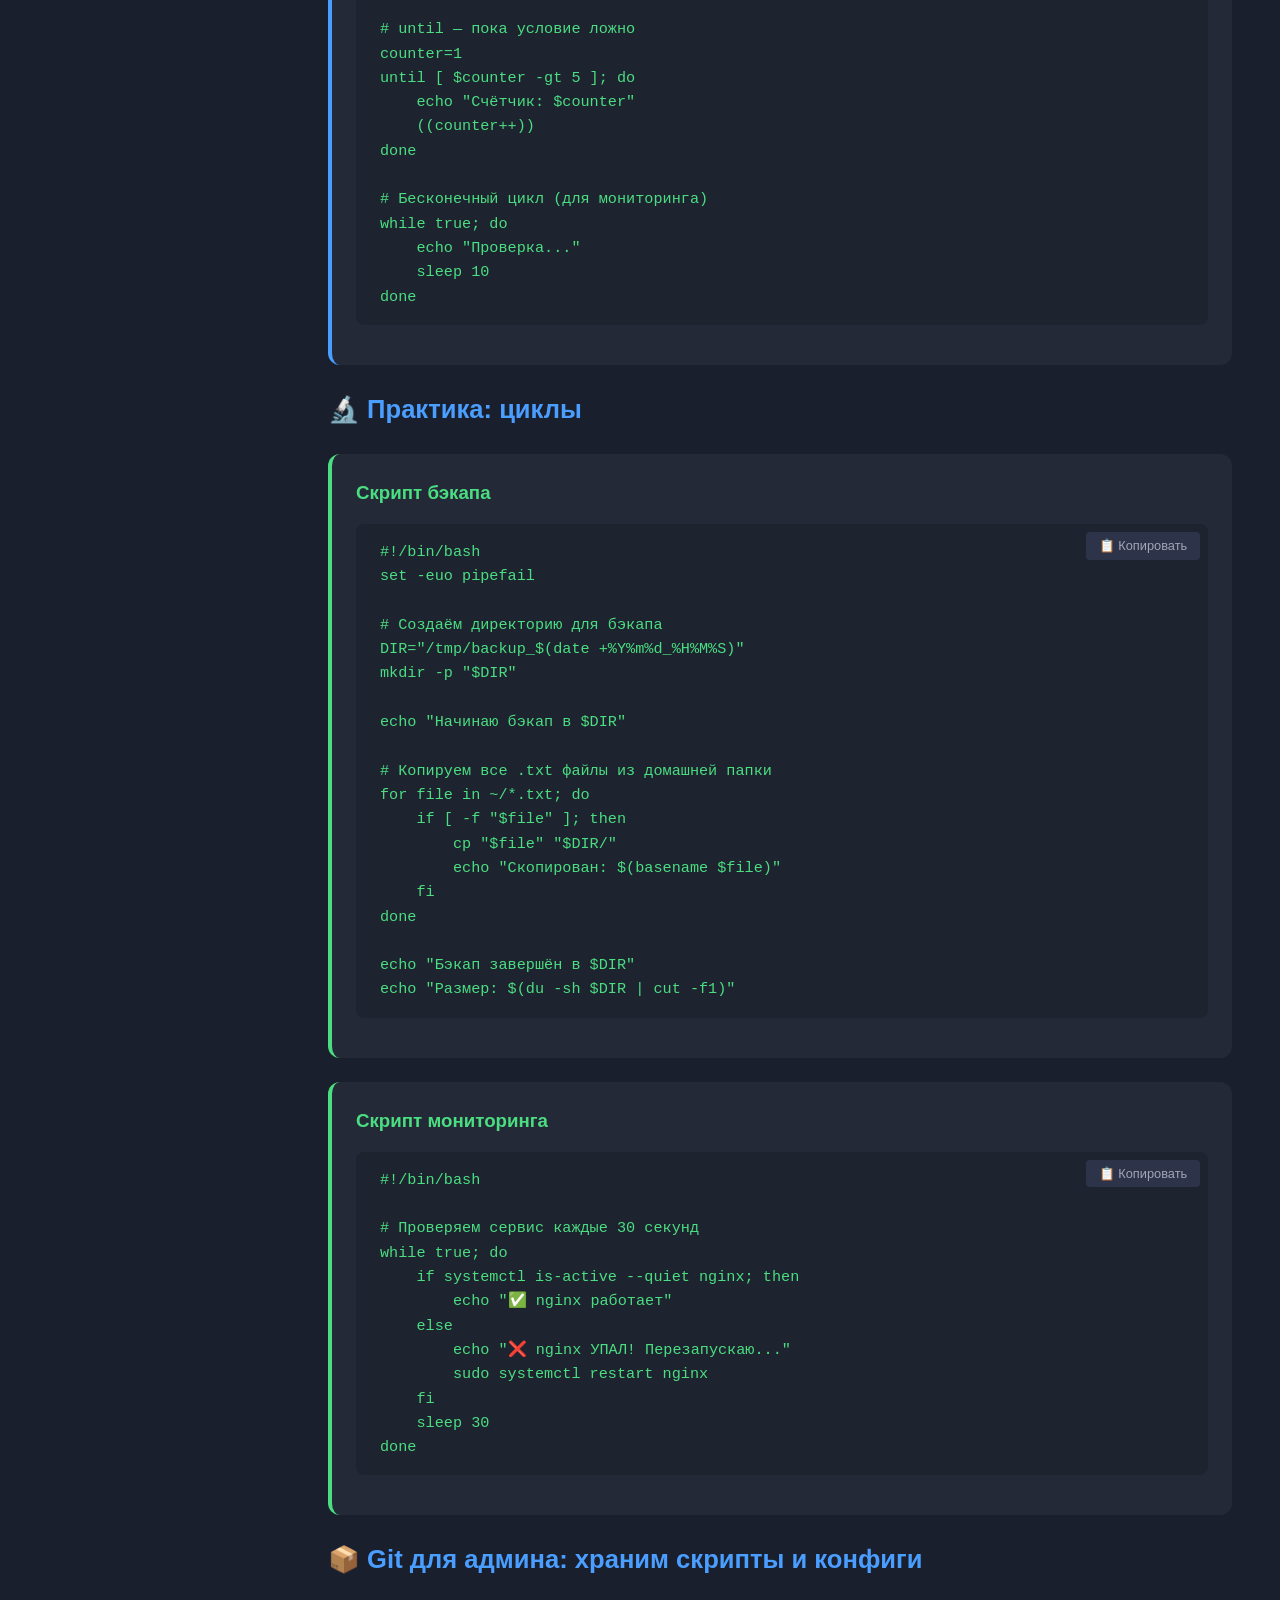
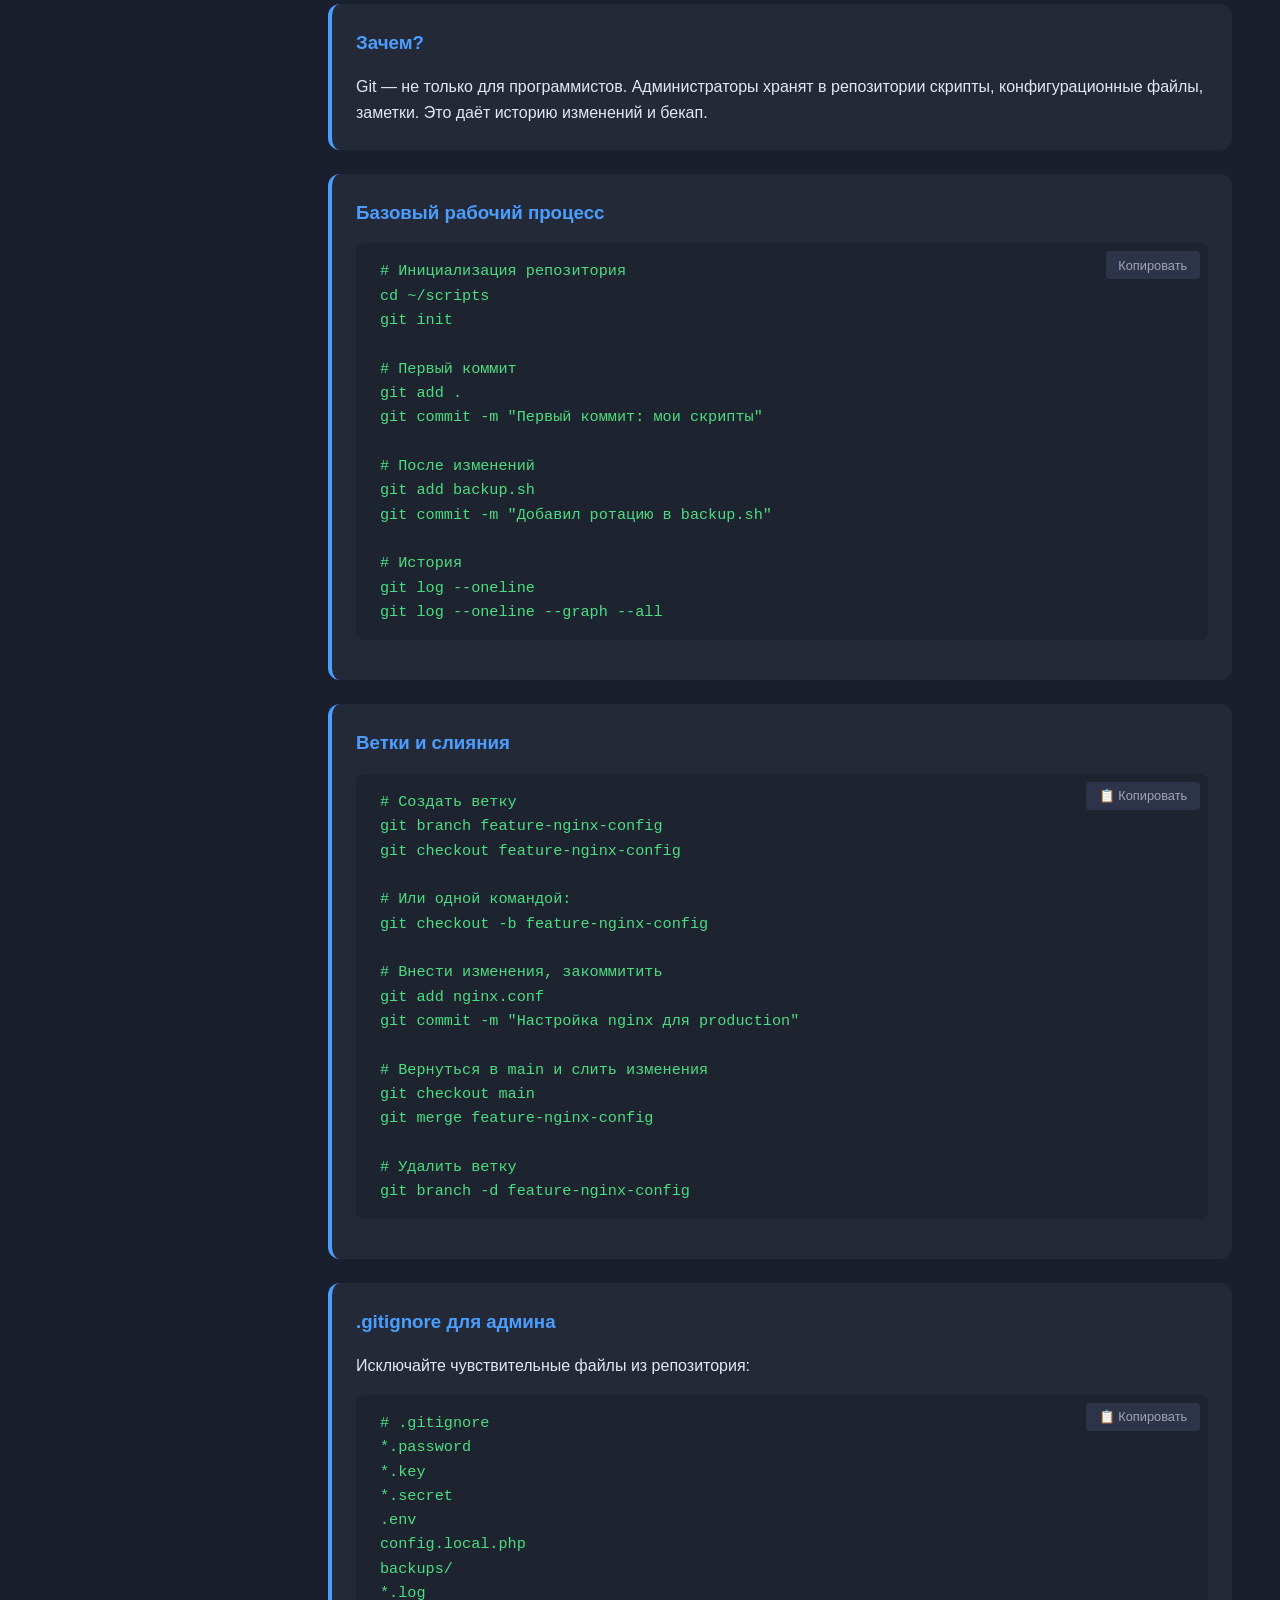
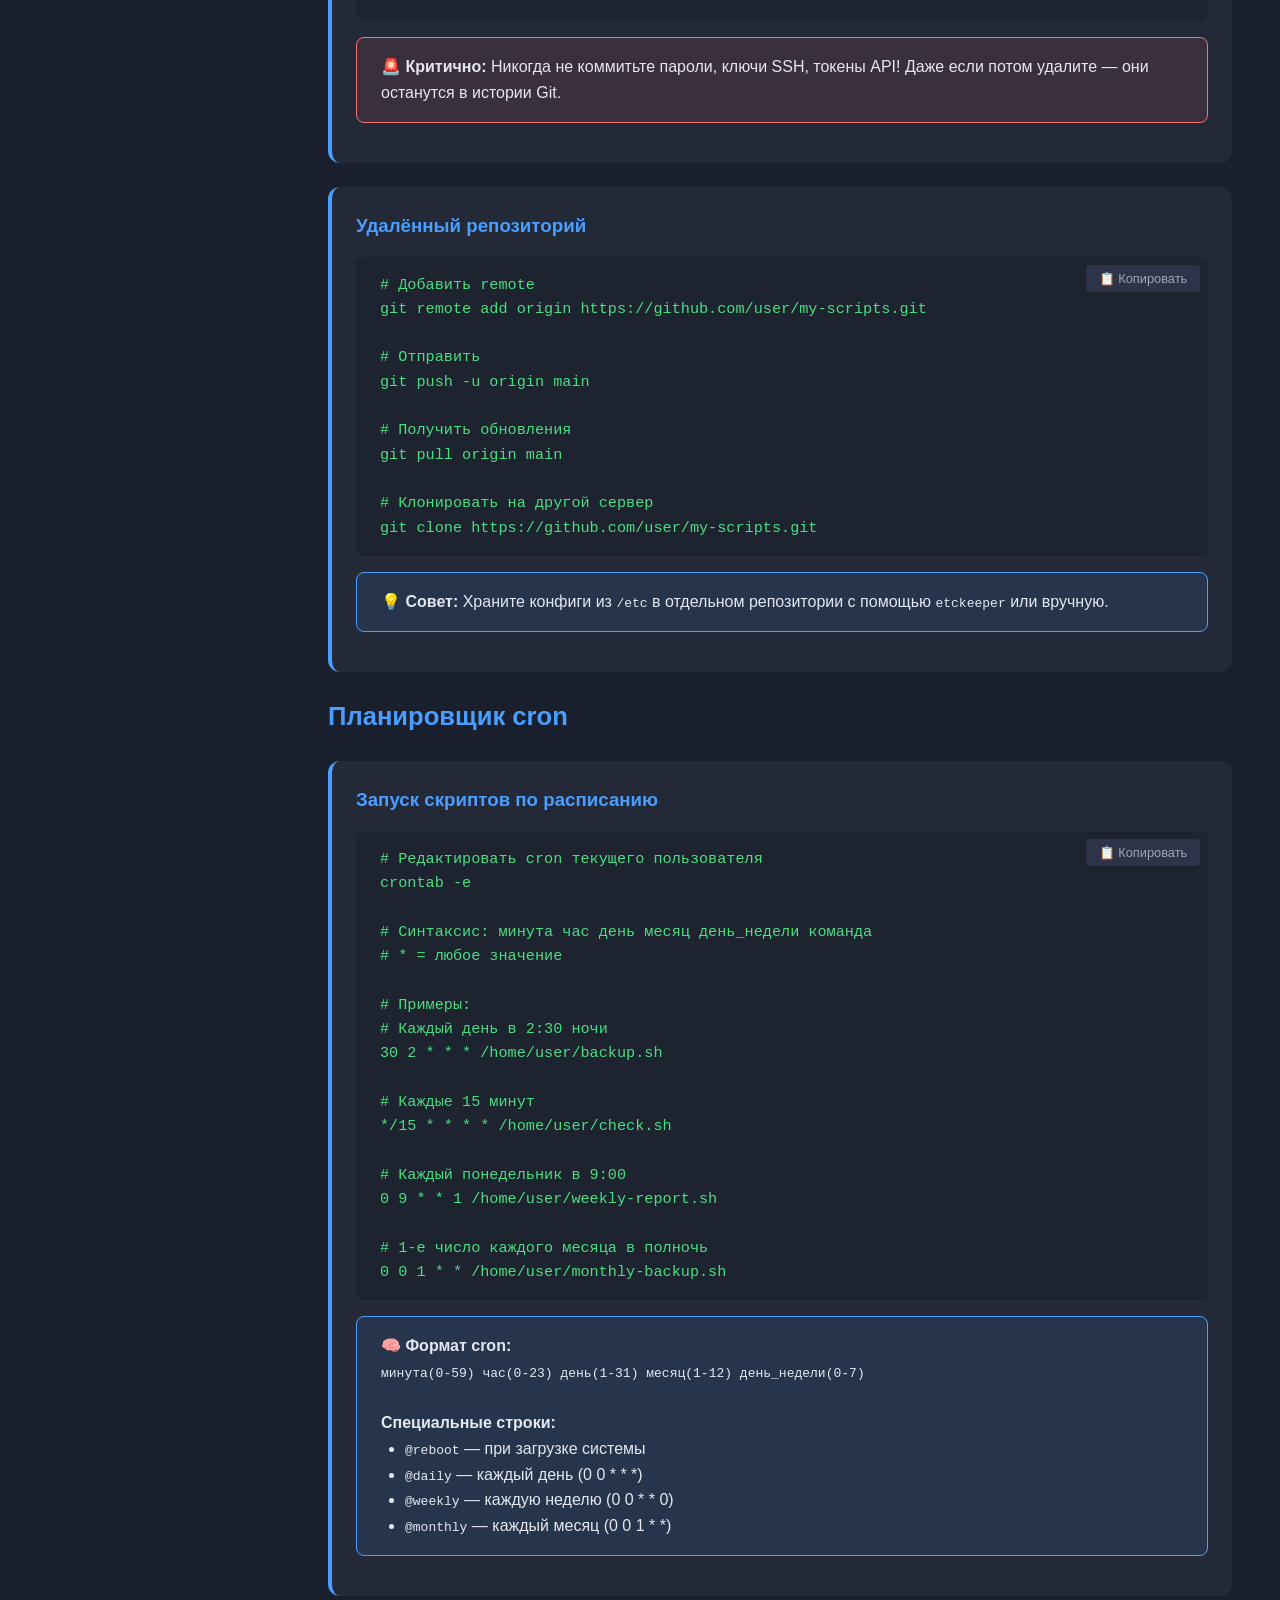
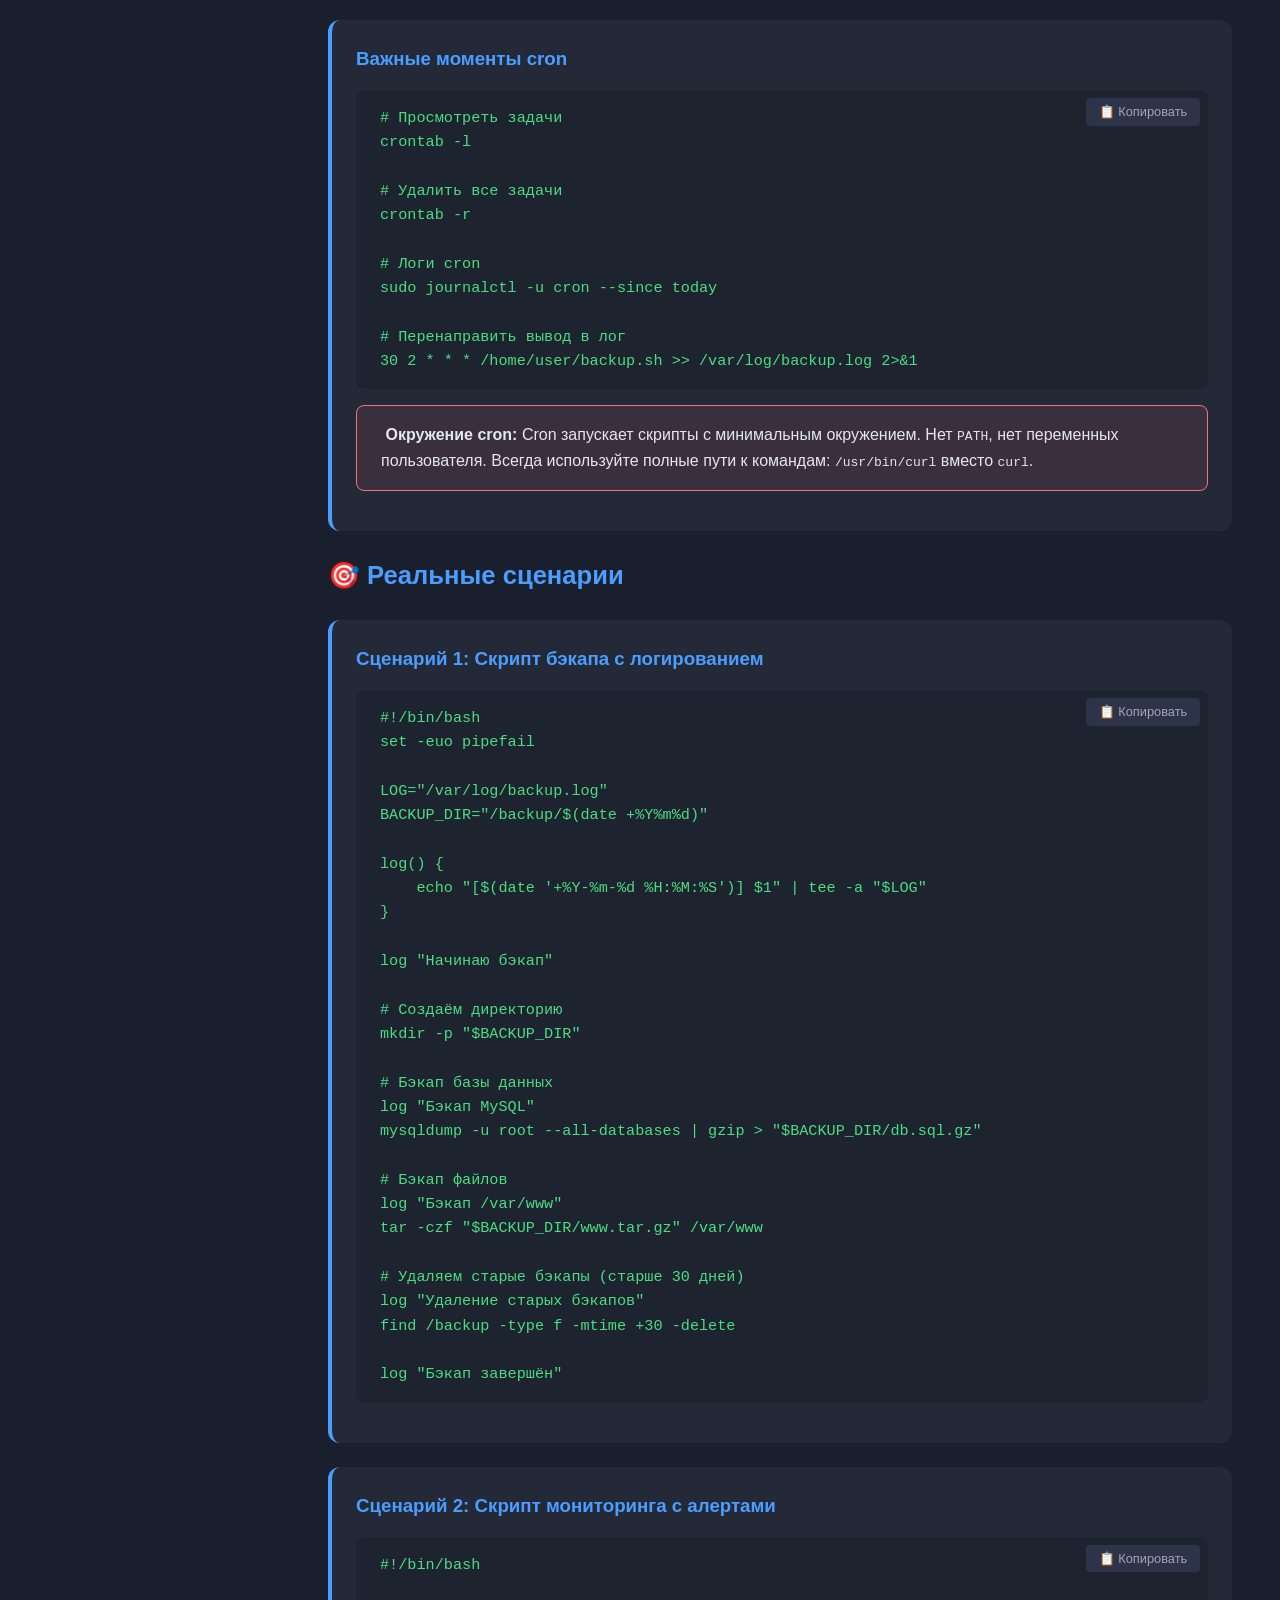
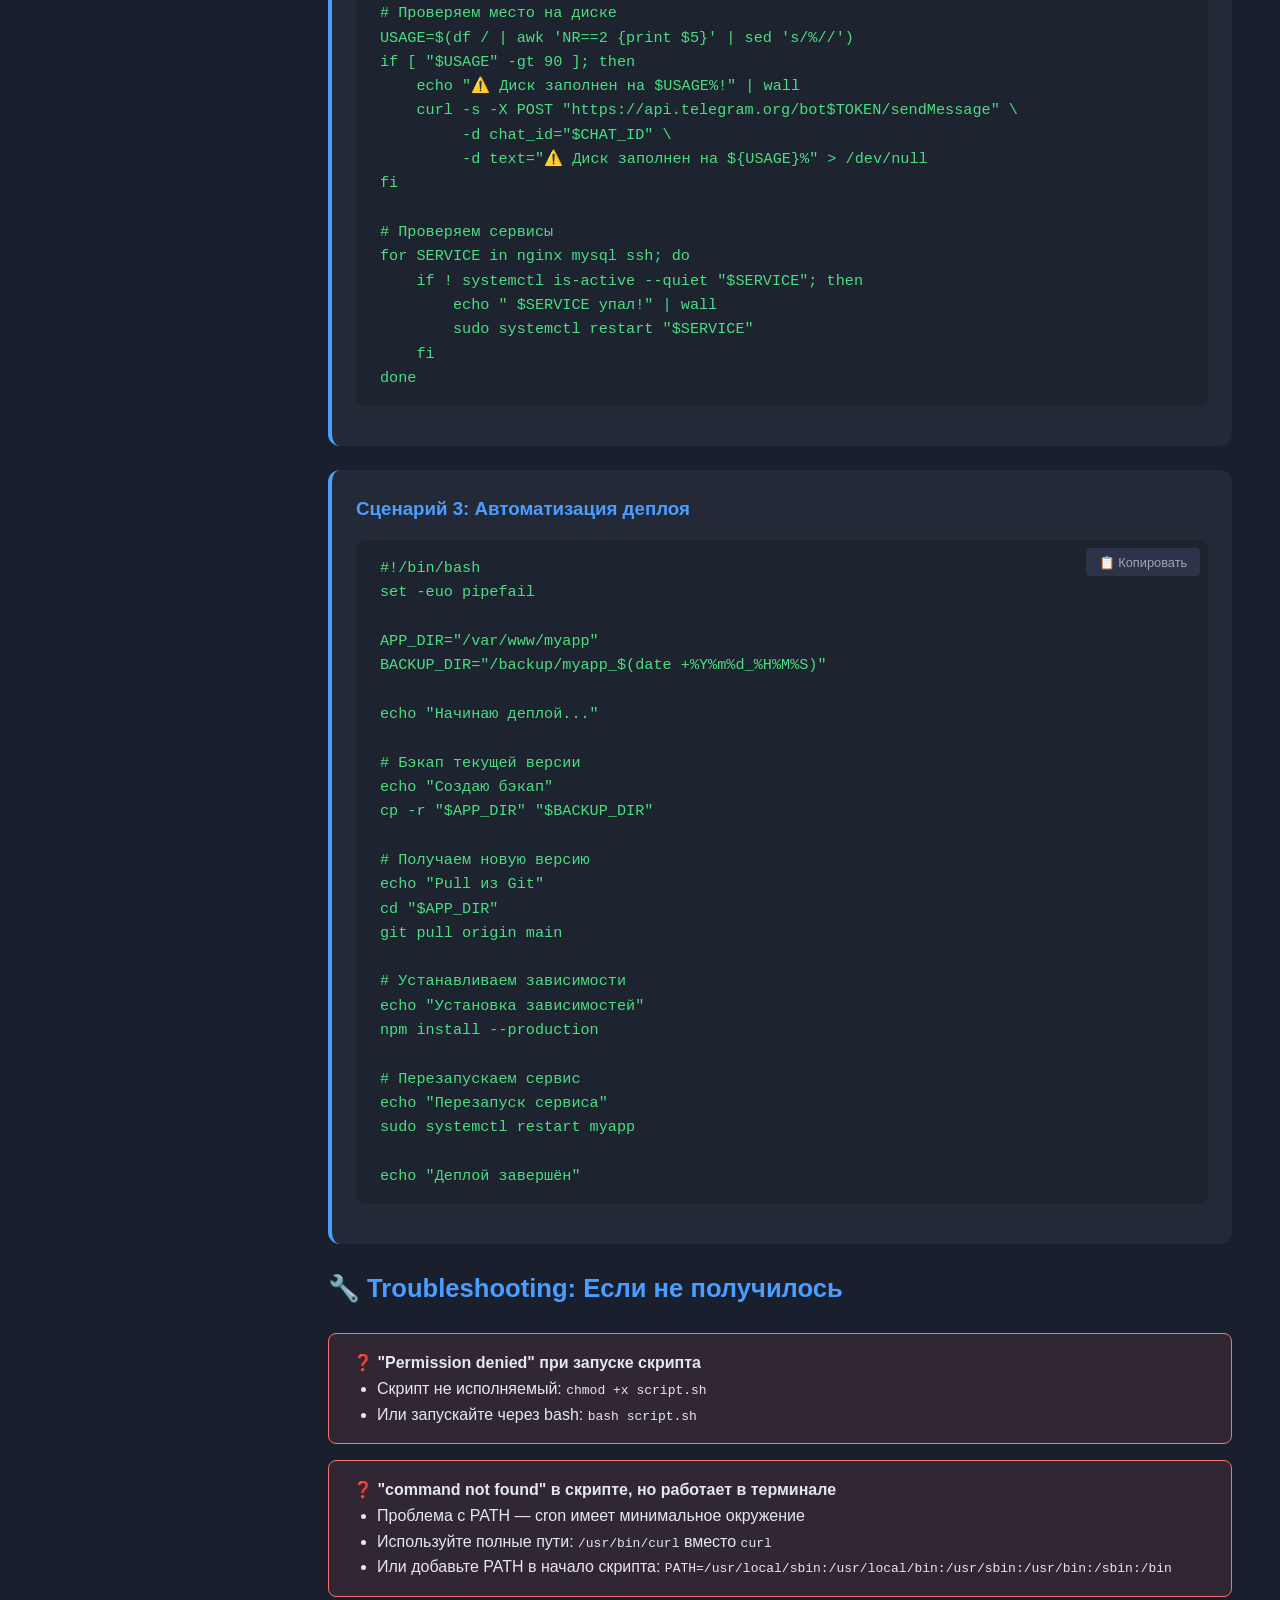
<file: modules/module10.html>
<!DOCTYPE html>
<html lang="ru">
<head>
    <meta charset="UTF-8">
    <meta name="viewport" content="width=device-width, initial-scale=1.0">
    <title>Модуль 10: Bash-скрипты и автоматизация - Linux Course</title>
    <link rel="stylesheet" href="../css/styles.css">
</head>
<body>
    <div class="container">
        <aside class="sidebar">
            <h2>⚡ Модуль 10</h2>
            <ul class="nav-list">
                <li><a href="#intro" class="nav-item">Введение</a></li>
                <li><a href="#theory1" class="nav-item">Основы скриптов</a></li>
                <li><a href="#practice1" class="nav-item">Практика: первый скрипт</a></li>
                <li><a href="#env-vars" class="nav-item">Переменные окружения</a></li>
                <li><a href="#best-practices" class="nav-item">Best practices</a></li>
                <li><a href="#theory2" class="nav-item">Условия и циклы</a></li>
                <li><a href="#practice2" class="nav-item">Практика: циклы</a></li>
                <li><a href="#git" class="nav-item">Git для админа</a></li>
                <li><a href="#cron" class="nav-item">Планировщик cron</a></li>
                <li><a href="#real-scenarios" class="nav-item">Реальные сценарии</a></li>
                <li><a href="#troubleshooting" class="nav-item">Troubleshooting</a></li>
                <li><a href="#tasks" class="nav-item">Задания</a></li>
                <li><a href="#cheatsheet" class="nav-item">Шпаргалка</a></li>
            </ul>
        </aside>

        <main class="main-content">
            <div class="header">
                <h1>Модуль 10: Bash-скрипты и автоматизация</h1>
                <div class="progress-container">
                    <div class="progress-bar">
                        <div class="progress-fill" id="progressFill" style="width: 0%"></div>
                    </div>
                    <span class="progress-text" id="progressText">0% завершено</span>
                </div>
                <button class="theme-toggle" id="themeToggleBtn">☀️ Светлая тема</button>
            </div>

            <!-- INTRO -->
            <section id="intro">
                <h2 class="section-title"> Превращаем команды в программы</h2>
                <div class="theory-block">
                    <h3>Зачем админу скрипты?</h3>
                    <p>Bash-скрипты — это просто текстовые файлы с командами. Ты уже знаешь команды, осталось добавить логику — и рутина исчезнет. Админ без скриптов — как повар без ножа: можно, но медленно и неудобно.</p>
                    <ul>
                        <li><strong>⚡ Автоматизация</strong> — бэкапы, мониторинг, деплой без ручного вмешательства</li>
                        <li><strong>🔄 Повторяемость</strong> — один раз написал, используешь сотни раз</li>
                        <li><strong>📝 Документирование</strong> — скрипт показывает, что и как делается</li>
                        <li><strong>🛡️ Надёжность</strong> — скрипт не забудет шаг, не опечатается</li>
                    </ul>
                </div>

                <div class="info-block">
                    <strong> Аналогия:</strong> Если команды — это слова, то скрипты — это предложения. Ты учишься составлять инструкции, которые компьютер выполняет точно и быстро.
                </div>
            </section>

            <!-- THEORY 1 -->
            <section id="theory1">
                <h2 class="section-title">📖 Основы скриптов</h2>
                <div class="theory-block">
                    <h3>Структура скрипта</h3>
                    <p>Каждый скрипт начинается с <strong>шебанга</strong> — первой строки, которая указывает, какой интерпретатор использовать.</p>
                    <div class="code-block">
                        <code>#!/bin/bash
# Это комментарий — игнорируется интерпретатором
echo "Привет, $USER!"
echo "Сегодня: $(date)"
echo "Рабочая директория: $(pwd)"</code>
                        <button class="copy-btn" onclick="copyCode(this)">📋 Копировать</button>
                    </div>
                    <div class="info-block">
                        <strong> Шебанг (#!):</strong>
                        <ul>
                            <li><code>#!/bin/bash</code> — использовать bash</li>
                            <li><code>#!/usr/bin/env bash</code> — более переносимый вариант (ищет bash в PATH)</li>
                            <li><code>#!/bin/sh</code> — POSIX-совместимый shell (менее функциональный)</li>
                        </ul>
                    </div>
                </div>

                <div class="theory-block">
                    <h3>Переменные и аргументы</h3>
                    <div class="code-block">
                        <code># Обычные переменные
NAME="Мир"
echo "Привет, $NAME"

# Аргументы командной строки
echo "Имя скрипта: $0"
echo "Первый аргумент: $1"
echo "Второй аргумент: $2"
echo "Все аргументы: $@"
echo "Количество аргументов: $#"

# Специальные переменные
echo "PID процесса: $$"
echo "Код возврата последней команды: $?"</code>
                        <button class="copy-btn" onclick="copyCode(this)"> Копировать</button>
                    </div>
                    <div class="info-block">
                        <strong>💡 Совет:</strong> Всегда заключайте переменные в кавычки: <code>"$NAME"</code> вместо <code>$NAME</code>. Это защищает от проблем с пробелами в значениях.
                    </div>
                </div>
            </section>

            <!-- PRACTICE 1 -->
            <section id="practice1">
                <h2 class="section-title">🔬 Практика: первый скрипт</h2>
                <div class="practice-block">
                    <h3>Создание и запуск</h3>
                    <div class="code-block">
                        <code># 1. Создаём файл
nano ~/hello.sh

# 2. Пишем содержимое:
#!/bin/bash
echo "Привет, $USER!"
echo "Сегодня: $(date)"

# 3. Делаем исполняемым
chmod +x ~/hello.sh

# 4. Запускаем
./hello.sh</code>
                        <button class="copy-btn" onclick="copyCode(this)">📋 Копировать</button>
                    </div>
                    <div class="warning-block">
                        ️ <strong>Важно:</strong> Если забудете <code>chmod +x</code>, получите ошибку "Permission denied". Альтернатива запуска без прав: <code>bash hello.sh</code>
                    </div>
                </div>
            </section>

            <!-- ENV VARS -->
            <section id="env-vars">
                <h2 class="section-title">🌍 Переменные окружения</h2>
                <div class="theory-block">
                    <h3>Что это?</h3>
                    <p>Переменные окружения хранят настройки, влияющие на поведение программ. Самые важные: <code>PATH</code> (где искать исполняемые файлы), <code>HOME</code> (домашняя директория), <code>USER</code>.</p>
                    <div class="code-block">
                        <code># Просмотр переменных
echo $PATH
echo $HOME
echo $USER

# Создание/изменение
export MYVAR="hello"
echo $MYVAR

# Показать все переменные
env
printenv</code>
                        <button class="copy-btn" onclick="copyCode(this)">📋 Копировать</button>
                    </div>
                    <div class="info-block">
                        <strong>💡 Сохранение:</strong> Чтобы переменная сохранялась при новых сессиях, добавьте <code>export</code> в <code>~/.bashrc</code> или <code>~/.bash_profile</code>.
                    </div>
                </div>

                <div class="practice-block">
                    <h3>Практика с PATH</h3>
                    <div class="code-block">
                        <code># Посмотреть текущий PATH
echo $PATH

# Добавить папку в PATH (временно)
export PATH="$PATH:/home/user/scripts"

# Проверить, что работает
which myscript.sh

# Чтобы сделать постоянно — добавить в ~/.bashrc:
echo 'export PATH="$PATH:/home/user/scripts"' >> ~/.bashrc</code>
                        <button class="copy-btn" onclick="copyCode(this)">📋 Копировать</button>
                    </div>
                </div>
            </section>

            <!-- BEST PRACTICES -->
            <section id="best-practices">
                <h2 class="section-title">⭐ Best practices для скриптов</h2>
                <div class="theory-block">
                    <h3>set -euo pipefail: режим строгой проверки</h3>
                    <p>Эти три флага делают скрипт надёжнее. Добавляйте их в начало каждого серьёзного скрипта.</p>
                    <div class="code-block">
                        <code>#!/bin/bash
set -euo pipefail

# set -e: выйти при ошибке (exit on error)
# set -u: ошибка при использовании неопределённой переменной
# set -o pipefail: если команда в пайпе упала — весь пайп упал

echo "Этот скрипт надёжный"
rm /nonexistent/file  # скрипт остановится здесь</code>
                        <button class="copy-btn" onclick="copyCode(this)">📋 Копировать</button>
                    </div>
                    <div class="warning-block">
                        ⚠️ <strong>Внимание:</strong> С <code>set -e</code> скрипт остановится при первой ошибке. Иногда это нежелательно (например, при проверке условий). В таких случаях используйте <code>|| true</code>: <code>rm file || true</code>
                    </div>
                </div>

                <div class="theory-block">
                    <h3>Функции в bash</h3>
                    <p>Функции помогают организовать код и избежать повторений.</p>
                    <div class="code-block">
                        <code>#!/bin/bash

# Определение функции
log_message() {
    local level="$1"
    local message="$2"
    echo "[$(date '+%Y-%m-%d %H:%M:%S')] [$level] $message"
}

# Использование
log_message "INFO" "Скрипт запущен"
log_message "ERROR" "Что-то пошло не так"</code>
                        <button class="copy-btn" onclick="copyCode(this)">📋 Копировать</button>
                    </div>
                    <div class="info-block">
                        <strong>🧠 local:</strong> Переменные внутри функции лучше объявлять как <code>local</code>, чтобы они не конфликтовали с глобальными.
                    </div>
                </div>

                <div class="theory-block">
                    <h3>Обработка ошибок и trap</h3>
                    <p><code>trap</code> позволяет выполнить код при определённых событиях (ошибка, выход из скрипта, сигнал).</p>
                    <div class="code-block">
                        <code>#!/bin/bash
set -euo pipefail

TMPFILE="/tmp/myapp_$$"

# Очистка при выходе из скрипта
cleanup() {
    echo "Очистка временных файлов..."
    rm -f "$TMPFILE"
}
trap cleanup EXIT

# Очистка при ошибке
error_handler() {
    echo "Ошибка на строке $1"
    exit 1
}
trap 'error_handler $LINENO' ERR

# Основная логика
echo "Создаём временный файл" > "$TMPFILE"
echo "Работаем..."
# Если здесь ошибка — сработает trap и cleanup</code>
                        <button class="copy-btn" onclick="copyCode(this)">📋 Копировать</button>
                    </div>
                </div>

                <div class="theory-block">
                    <h3>Отладка скриптов</h3>
                    <div class="code-block">
                        <code># Запуск с отладкой (показывает каждую команду перед выполнением)
bash -x script.sh

# Или внутри скрипта:
set -x          # включить отладку
echo "Эта команда будет показана"
set +x          # выключить отладку

# Отладка части скрипта:
set -x
# ... код для отладки ...
set +x</code>
                        <button class="copy-btn" onclick="copyCode(this)"> Копировать</button>
                    </div>
                    <div class="info-block">
                        <strong>💡 Совет:</strong> Используйте <code>shellcheck</code> — линтер для bash-скриптов. Он найдёт распространённые ошибки: <code>shellcheck script.sh</code>
                    </div>
                </div>
            </section>

            <!-- THEORY 2 -->
            <section id="theory2">
                <h2 class="section-title"> Условия и циклы</h2>
                <div class="theory-block">
                    <h3>if / else / elif</h3>
                    <div class="code-block">
                        <code>#!/bin/bash

if [ "$1" == "admin" ]; then
    echo "Доступ разрешён"
elif [ "$1" == "guest" ]; then
    echo "Ограниченный доступ"
else
    echo "Доступ запрещён"
    exit 1
fi

# Проверка файлов
if [ -f "/etc/passwd" ]; then
    echo "Файл существует"
fi

if [ -d "/tmp" ]; then
    echo "Директория существует"
fi

if [ -r "/etc/passwd" ]; then
    echo "Файл читаем"
fi</code>
                        <button class="copy-btn" onclick="copyCode(this)">📋 Копировать</button>
                    </div>
                    <div class="info-block">
                        <strong>🧠 Операторы проверки:</strong>
                        <ul>
                            <li><code>-f file</code> — файл существует</li>
                            <li><code>-d dir</code> — директория существует</li>
                            <li><code>-r file</code> — файл читаем</li>
                            <li><code>-w file</code> — файл записываем</li>
                            <li><code>-x file</code> — файл исполняем</li>
                            <li><code>-z "$var"</code> — переменная пустая</li>
                            <li><code>-n "$var"</code> — переменная не пустая</li>
                        </ul>
                    </div>
                </div>

                <div class="theory-block">
                    <h3>Цикл for</h3>
                    <div class="code-block">
                        <code>#!/bin/bash

# Простой цикл
for i in {1..5}; do
    echo "Шаг $i"
done

# Цикл по файлам
for file in *.txt; do
    echo "Обрабатываю $file"
    cp "$file" "/backup/${file}.bak"
done

# Цикл по списку
for user in alice bob charlie; do
    echo "Создаю пользователя $user"
    sudo useradd -m "$user"
done</code>
                        <button class="copy-btn" onclick="copyCode(this)">📋 Копировать</button>
                    </div>
                </div>

                <div class="theory-block">
                    <h3>Цикл while и until</h3>
                    <div class="code-block">
                        <code>#!/bin/bash

# while — пока условие истинно
counter=1
while [ $counter -le 5 ]; do
    echo "Счётчик: $counter"
    ((counter++))
done

# until — пока условие ложно
counter=1
until [ $counter -gt 5 ]; do
    echo "Счётчик: $counter"
    ((counter++))
done

# Бесконечный цикл (для мониторинга)
while true; do
    echo "Проверка..."
    sleep 10
done</code>
                        <button class="copy-btn" onclick="copyCode(this)">📋 Копировать</button>
                    </div>
                </div>
            </section>

            <!-- PRACTICE 2 -->
            <section id="practice2">
                <h2 class="section-title">🔬 Практика: циклы</h2>
                <div class="practice-block">
                    <h3>Скрипт бэкапа</h3>
                    <div class="code-block">
                        <code>#!/bin/bash
set -euo pipefail

# Создаём директорию для бэкапа
DIR="/tmp/backup_$(date +%Y%m%d_%H%M%S)"
mkdir -p "$DIR"

echo "Начинаю бэкап в $DIR"

# Копируем все .txt файлы из домашней папки
for file in ~/*.txt; do
    if [ -f "$file" ]; then
        cp "$file" "$DIR/"
        echo "Скопирован: $(basename $file)"
    fi
done

echo "Бэкап завершён в $DIR"
echo "Размер: $(du -sh $DIR | cut -f1)"</code>
                        <button class="copy-btn" onclick="copyCode(this)">📋 Копировать</button>
                    </div>
                </div>

                <div class="practice-block">
                    <h3>Скрипт мониторинга</h3>
                    <div class="code-block">
                        <code>#!/bin/bash

# Проверяем сервис каждые 30 секунд
while true; do
    if systemctl is-active --quiet nginx; then
        echo "✅ nginx работает"
    else
        echo "❌ nginx УПАЛ! Перезапускаю..."
        sudo systemctl restart nginx
    fi
    sleep 30
done</code>
                        <button class="copy-btn" onclick="copyCode(this)">📋 Копировать</button>
                    </div>
                </div>
            </section>

            <!-- GIT -->
            <section id="git">
                <h2 class="section-title">📦 Git для админа: храним скрипты и конфиги</h2>
                <div class="theory-block">
                    <h3>Зачем?</h3>
                    <p>Git — не только для программистов. Администраторы хранят в репозитории скрипты, конфигурационные файлы, заметки. Это даёт историю изменений и бекап.</p>
                </div>

                <div class="theory-block">
                    <h3>Базовый рабочий процесс</h3>
                    <div class="code-block">
                        <code># Инициализация репозитория
cd ~/scripts
git init

# Первый коммит
git add .
git commit -m "Первый коммит: мои скрипты"

# После изменений
git add backup.sh
git commit -m "Добавил ротацию в backup.sh"

# История
git log --oneline
git log --oneline --graph --all</code>
                        <button class="copy-btn" onclick="copyCode(this)"> Копировать</button>
                    </div>
                </div>

                <div class="theory-block">
                    <h3>Ветки и слияния</h3>
                    <div class="code-block">
                        <code># Создать ветку
git branch feature-nginx-config
git checkout feature-nginx-config

# Или одной командой:
git checkout -b feature-nginx-config

# Внести изменения, закоммитить
git add nginx.conf
git commit -m "Настройка nginx для production"

# Вернуться в main и слить изменения
git checkout main
git merge feature-nginx-config

# Удалить ветку
git branch -d feature-nginx-config</code>
                        <button class="copy-btn" onclick="copyCode(this)">📋 Копировать</button>
                    </div>
                </div>

                <div class="theory-block">
                    <h3>.gitignore для админа</h3>
                    <p>Исключайте чувствительные файлы из репозитория:</p>
                    <div class="code-block">
                        <code># .gitignore
*.password
*.key
*.secret
.env
config.local.php
backups/
*.log</code>
                        <button class="copy-btn" onclick="copyCode(this)">📋 Копировать</button>
                    </div>
                    <div class="warning-block">
                        🚨 <strong>Критично:</strong> Никогда не коммитьте пароли, ключи SSH, токены API! Даже если потом удалите — они останутся в истории Git.
                    </div>
                </div>

                <div class="theory-block">
                    <h3>Удалённый репозиторий</h3>
                    <div class="code-block">
                        <code># Добавить remote
git remote add origin https://github.com/user/my-scripts.git

# Отправить
git push -u origin main

# Получить обновления
git pull origin main

# Клонировать на другой сервер
git clone https://github.com/user/my-scripts.git</code>
                        <button class="copy-btn" onclick="copyCode(this)">📋 Копировать</button>
                    </div>
                    <div class="info-block">
                        <strong>💡 Совет:</strong> Храните конфиги из <code>/etc</code> в отдельном репозитории с помощью <code>etckeeper</code> или вручную.
                    </div>
                </div>
            </section>

            <!-- CRON -->
            <section id="cron">
                <h2 class="section-title"> Планировщик cron</h2>
                <div class="theory-block">
                    <h3>Запуск скриптов по расписанию</h3>
                    <div class="code-block">
                        <code># Редактировать cron текущего пользователя
crontab -e

# Синтаксис: минута час день месяц день_недели команда
# * = любое значение

# Примеры:
# Каждый день в 2:30 ночи
30 2 * * * /home/user/backup.sh

# Каждые 15 минут
*/15 * * * * /home/user/check.sh

# Каждый понедельник в 9:00
0 9 * * 1 /home/user/weekly-report.sh

# 1-е число каждого месяца в полночь
0 0 1 * * /home/user/monthly-backup.sh</code>
                        <button class="copy-btn" onclick="copyCode(this)">📋 Копировать</button>
                    </div>
                    <div class="info-block">
                        <strong>🧠 Формат cron:</strong>
                        <br><code>минута(0-59) час(0-23) день(1-31) месяц(1-12) день_недели(0-7)</code>
                        <br><br>
                        <strong>Специальные строки:</strong>
                        <ul>
                            <li><code>@reboot</code> — при загрузке системы</li>
                            <li><code>@daily</code> — каждый день (0 0 * * *)</li>
                            <li><code>@weekly</code> — каждую неделю (0 0 * * 0)</li>
                            <li><code>@monthly</code> — каждый месяц (0 0 1 * *)</li>
                        </ul>
                    </div>
                </div>

                <div class="theory-block">
                    <h3>Важные моменты cron</h3>
                    <div class="code-block">
                        <code># Просмотреть задачи
crontab -l

# Удалить все задачи
crontab -r

# Логи cron
sudo journalctl -u cron --since today

# Перенаправить вывод в лог
30 2 * * * /home/user/backup.sh >> /var/log/backup.log 2>&1</code>
                        <button class="copy-btn" onclick="copyCode(this)">📋 Копировать</button>
                    </div>
                    <div class="warning-block">
                        ️ <strong>Окружение cron:</strong> Cron запускает скрипты с минимальным окружением. Нет <code>PATH</code>, нет переменных пользователя. Всегда используйте полные пути к командам: <code>/usr/bin/curl</code> вместо <code>curl</code>.
                    </div>
                </div>
            </section>

            <!-- REAL SCENARIOS -->
            <section id="real-scenarios">
                <h2 class="section-title">🎯 Реальные сценарии</h2>
                <div class="theory-block">
                    <h3>Сценарий 1: Скрипт бэкапа с логированием</h3>
                    <div class="code-block">
                        <code>#!/bin/bash
set -euo pipefail

LOG="/var/log/backup.log"
BACKUP_DIR="/backup/$(date +%Y%m%d)"

log() {
    echo "[$(date '+%Y-%m-%d %H:%M:%S')] $1" | tee -a "$LOG"
}

log "Начинаю бэкап"

# Создаём директорию
mkdir -p "$BACKUP_DIR"

# Бэкап базы данных
log "Бэкап MySQL"
mysqldump -u root --all-databases | gzip > "$BACKUP_DIR/db.sql.gz"

# Бэкап файлов
log "Бэкап /var/www"
tar -czf "$BACKUP_DIR/www.tar.gz" /var/www

# Удаляем старые бэкапы (старше 30 дней)
log "Удаление старых бэкапов"
find /backup -type f -mtime +30 -delete

log "Бэкап завершён"</code>
                        <button class="copy-btn" onclick="copyCode(this)">📋 Копировать</button>
                    </div>
                </div>

                <div class="theory-block">
                    <h3>Сценарий 2: Скрипт мониторинга с алертами</h3>
                    <div class="code-block">
                        <code>#!/bin/bash

# Проверяем место на диске
USAGE=$(df / | awk 'NR==2 {print $5}' | sed 's/%//')
if [ "$USAGE" -gt 90 ]; then
    echo "⚠️ Диск заполнен на $USAGE%!" | wall
    curl -s -X POST "https://api.telegram.org/bot$TOKEN/sendMessage" \
         -d chat_id="$CHAT_ID" \
         -d text="⚠️ Диск заполнен на ${USAGE}%" > /dev/null
fi

# Проверяем сервисы
for SERVICE in nginx mysql ssh; do
    if ! systemctl is-active --quiet "$SERVICE"; then
        echo " $SERVICE упал!" | wall
        sudo systemctl restart "$SERVICE"
    fi
done</code>
                        <button class="copy-btn" onclick="copyCode(this)">📋 Копировать</button>
                    </div>
                </div>

                <div class="theory-block">
                    <h3>Сценарий 3: Автоматизация деплоя</h3>
                    <div class="code-block">
                        <code>#!/bin/bash
set -euo pipefail

APP_DIR="/var/www/myapp"
BACKUP_DIR="/backup/myapp_$(date +%Y%m%d_%H%M%S)"

echo "Начинаю деплой..."

# Бэкап текущей версии
echo "Создаю бэкап"
cp -r "$APP_DIR" "$BACKUP_DIR"

# Получаем новую версию
echo "Pull из Git"
cd "$APP_DIR"
git pull origin main

# Устанавливаем зависимости
echo "Установка зависимостей"
npm install --production

# Перезапускаем сервис
echo "Перезапуск сервиса"
sudo systemctl restart myapp

echo "Деплой завершён"</code>
                        <button class="copy-btn" onclick="copyCode(this)">📋 Копировать</button>
                    </div>
                </div>
            </section>

            <!-- TROUBLESHOOTING -->
            <section id="troubleshooting">
                <h2 class="section-title">🔧 Troubleshooting: Если не получилось</h2>
                <div class="warning-block">
                    <strong>❓ "Permission denied" при запуске скрипта</strong>
                    <ul>
                        <li>Скрипт не исполняемый: <code>chmod +x script.sh</code></li>
                        <li>Или запускайте через bash: <code>bash script.sh</code></li>
                    </ul>
                </div>

                <div class="warning-block">
                    <strong>❓ "command not found" в скрипте, но работает в терминале</strong>
                    <ul>
                        <li>Проблема с PATH — cron имеет минимальное окружение</li>
                        <li>Используйте полные пути: <code>/usr/bin/curl</code> вместо <code>curl</code></li>
                        <li>Или добавьте PATH в начало скрипта: <code>PATH=/usr/local/sbin:/usr/local/bin:/usr/sbin:/usr/bin:/sbin:/bin</code></li>
                    </ul>
                </div>

                <div class="warning-block">
                    <strong>❓ Скрипт работает вручную, но не в cron</strong>
                    <ul>
                        <li>Проверьте PATH (см. выше)</li>
                        <li>Проверьте права на файл: <code>ls -l script.sh</code></li>
                        <li>Проверьте, что cron запущен: <code>systemctl status cron</code></li>
                        <li>Смотрите логи cron: <code>sudo journalctl -u cron --since "1 hour ago"</code></li>
                        <li>Добавьте вывод в лог: <code>* * * * * /script.sh >> /tmp/cron.log 2>&1</code></li>
                    </ul>
                </div>

                <div class="warning-block">
                    <strong>❓ "bash: syntax error near unexpected token"</strong>
                    <ul>
                        <li>Проверьте синтаксис: <code>bash -n script.sh</code> (проверка без запуска)</li>
                        <li>Используйте <code>shellcheck script.sh</code> для поиска ошибок</li>
                        <li>Проверьте кавычки и скобки</li>
                        <li>Запустите с отладкой: <code>bash -x script.sh</code></li>
                    </ul>
                </div>

                <div class="warning-block">
                    <strong>❓ Переменная пустая внутри скрипта</strong>
                    <ul>
                        <li>Проверьте, что переменная экспортирована: <code>export MYVAR=value</code></li>
                        <li>Используйте <code>set -u</code> для обнаружения неопределённых переменных</li>
                        <li>Проверьте опечатки в имени переменной</li>
                    </ul>
                </div>

                <div class="info-block">
                    <strong>🛟 Универсальный совет:</strong> Если скрипт не работает — добавьте <code>set -x</code> в начало. Это покажет каждую команду перед выполнением. Вы сразу увидите, где проблема.
                </div>
            </section>

            <!-- TASKS -->
            <section id="tasks">
                <h2 class="section-title">✅ Задания</h2>
                <div class="task-block">
                    <h3>Базовые задания</h3>
                    <ul class="task-list">
                        <li class="task-item">Напиши скрипт, который выводит «Доброе утро», если время до 12, иначе «Добрый день» (используй <code>date +%H</code>)</li>
                        <li class="task-item">Создай скрипт, который архивирует папку /var/log в /tmp/logs.tar.gz с датой в имени файла</li>
                        <li class="task-item">Инициализируй Git-репозиторий в папке со скриптами, сделай первый коммит</li>
                        <li class="task-item">Выведи переменную PATH и добавь в неё новую папку (временно через export)</li>
                        <li class="task-item">Напиши скрипт с функцией <code>log_message()</code>, которая выводит timestamp и сообщение</li>
                        <li class="task-item">Создай скрипт с <code>set -euo pipefail</code> и <code>trap</code> для очистки временных файлов</li>
                        <li class="task-item">Напиши цикл for, который создаёт 5 файлов: file1.txt, file2.txt, ..., file5.txt</li>
                        <li class="task-item">Добавь скрипт архивации в cron на выполнение каждую пятницу в 18:00</li>
                    </ul>
                </div>

                <div class="task-block">
                    <h3>🧩 Задачи со звёздочкой</h3>
                    <ul class="task-list">
                        <li class="task-item">Напишите скрипт, который принимает аргументы через getopts: <code>-d</code> (директория), <code>-o</code> (output файл), <code>-h</code> (help)</li>
                        <li class="task-item">Создайте скрипт мониторинга, который проверяет: место на диске, загрузку CPU, статус 3 сервисов — и отправляет сводный алерт в Telegram, если что-то не в порядке</li>
                        <li class="task-item">Напишите функцию <code>retry()</code>, которая выполняет команду до 3 раз с задержкой 5 секунд, если команда падает</li>
                        <li class="task-item">Создайте Git-репозиторий с ветками <code>main</code> и <code>develop</code>, внесите изменения в develop, слейте в main через merge</li>
                    </ul>
                </div>
            </section>

            <!-- CHEATSHEET -->
            <section id="cheatsheet">
                <h2 class="section-title">📋 Шпаргалка</h2>
                <div class="cheat-sheet">
                    <div class="cheat-grid">
                        <div class="cheat-item">
                            <code>#!/bin/bash</code>
                            <p>Шебанг (указать интерпретатор)</p>
                        </div>
                        <div class="cheat-item">
                            <code>$1, $2, $@</code>
                            <p>Аргументы скрипта</p>
                        </div>
                        <div class="cheat-item">
                            <code>$?</code>
                            <p>Код возврата последней команды</p>
                        </div>
                        <div class="cheat-item">
                            <code>$$</code>
                            <p>PID текущего процесса</p>
                        </div>
                        <div class="cheat-item">
                            <code>set -euo pipefail</code>
                            <p>Строгий режим (ошибки, неопределённые, pipe)</p>
                        </div>
                        <div class="cheat-item">
                            <code>set -x</code>
                            <p>Включить отладку</p>
                        </div>
                        <div class="cheat-item">
                            <code>trap cleanup EXIT</code>
                            <p>Выполнить при выходе</p>
                        </div>
                        <div class="cheat-item">
                            <code>local var=value</code>
                            <p>Локальная переменная в функции</p>
                        </div>
                        <div class="cheat-item">
                            <code>if [ -f file ]</code>
                            <p>Проверка существования файла</p>
                        </div>
                        <div class="cheat-item">
                            <code>if [ -d dir ]</code>
                            <p>Проверка директории</p>
                        </div>
                        <div class="cheat-item">
                            <code>if [ -z "$var" ]</code>
                            <p>Проверка пустой переменной</p>
                        </div>
                        <div class="cheat-item">
                            <code>for i in {1..5}</code>
                            <p>Цикл по числам</p>
                        </div>
                        <div class="cheat-item">
                            <code>for file in *.txt</code>
                            <p>Цикл по файлам</p>
                        </div>
                        <div class="cheat-item">
                            <code>while [ condition ]</code>
                            <p>Цикл пока условие истинно</p>
                        </div>
                        <div class="cheat-item">
                            <code>export VAR=value</code>
                            <p>Задать переменную окружения</p>
                        </div>
                        <div class="cheat-item">
                            <code>crontab -e</code>
                            <p>Редактировать cron</p>
                        </div>
                        <div class="cheat-item">
                            <code>crontab -l</code>
                            <p>Показать задачи cron</p>
                        </div>
                        <div class="cheat-item">
                            <code>*/15 * * * *</code>
                            <p>Каждые 15 минут</p>
                        </div>
                        <div class="cheat-item">
                            <code>git init</code>
                            <p>Создать репозиторий</p>
                        </div>
                        <div class="cheat-item">
                            <code>git add .</code>
                            <p>Добавить все файлы</p>
                        </div>
                        <div class="cheat-item">
                            <code>git commit -m "..."</code>
                            <p>Сохранить изменения</p>
                        </div>
                        <div class="cheat-item">
                            <code>git push</code>
                            <p>Отправить на сервер</p>
                        </div>
                        <div class="cheat-item">
                            <code>git checkout -b name</code>
                            <p>Создать и перейти в ветку</p>
                        </div>
                        <div class="cheat-item">
                            <code>shellcheck script.sh</code>
                            <p>Проверить скрипт линтером</p>
                        </div>
                    </div>
                </div>
            </section>

            <div class="nav-buttons">
                <a href="module9.html" class="nav-btn">← Модуль 9: Сеть</a>
                <a href="module11.html" class="nav-btn">Модуль 11: Мониторинг →</a>
            </div>
        </main>
    </div>

    <script src="../js/main.js"></script>
</body>
</html>
</file>
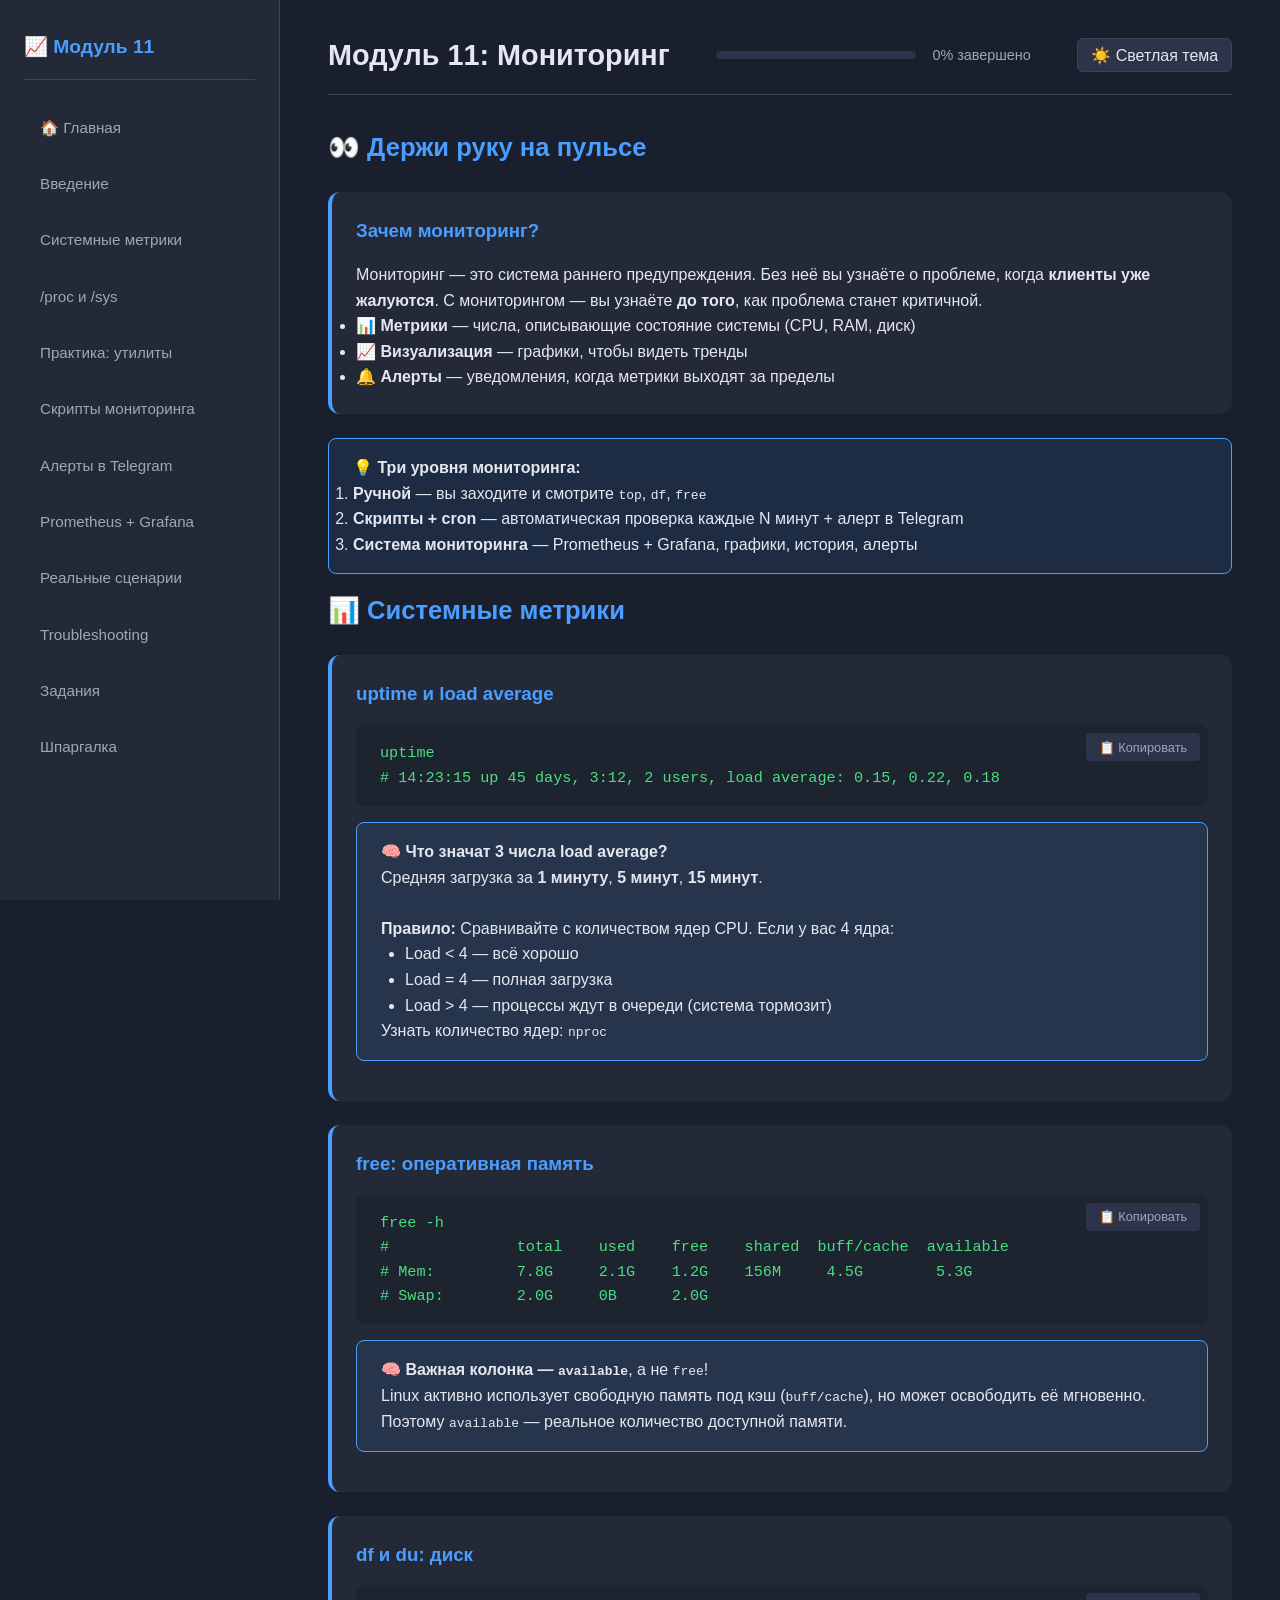
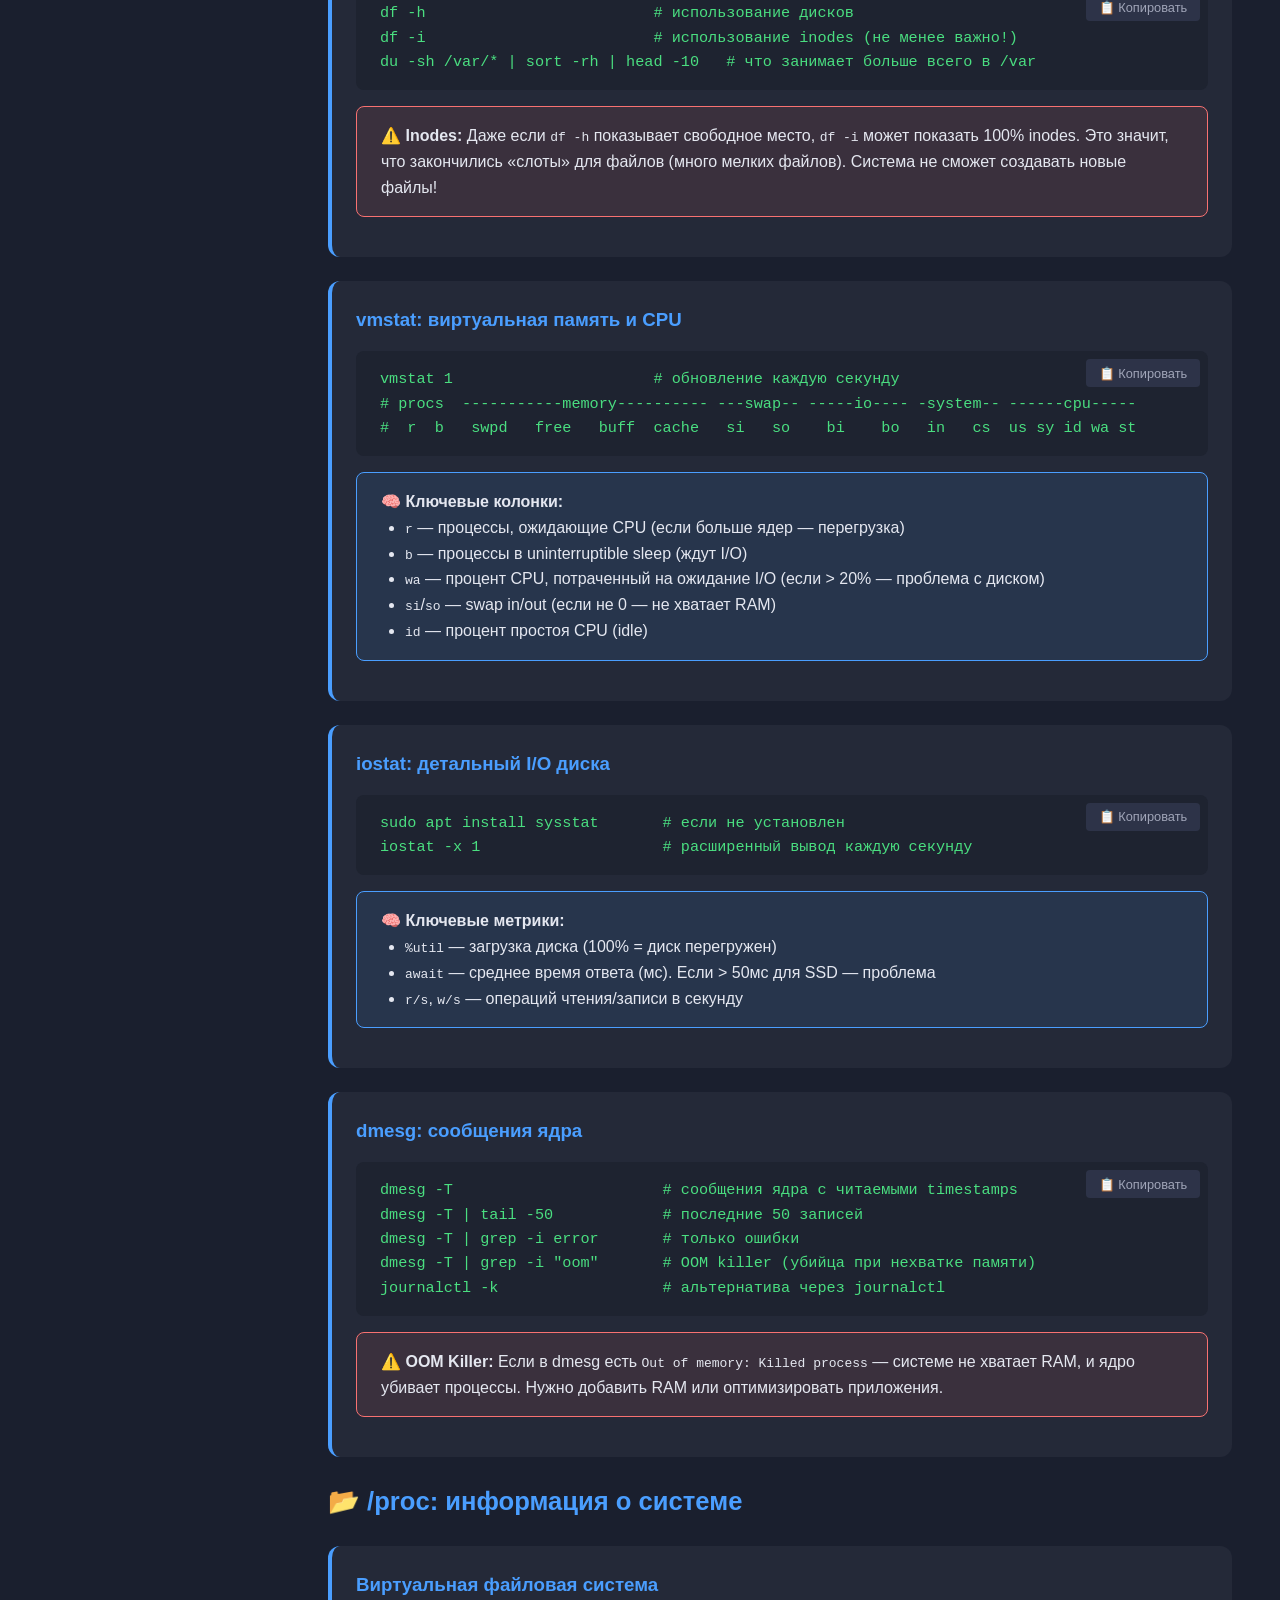
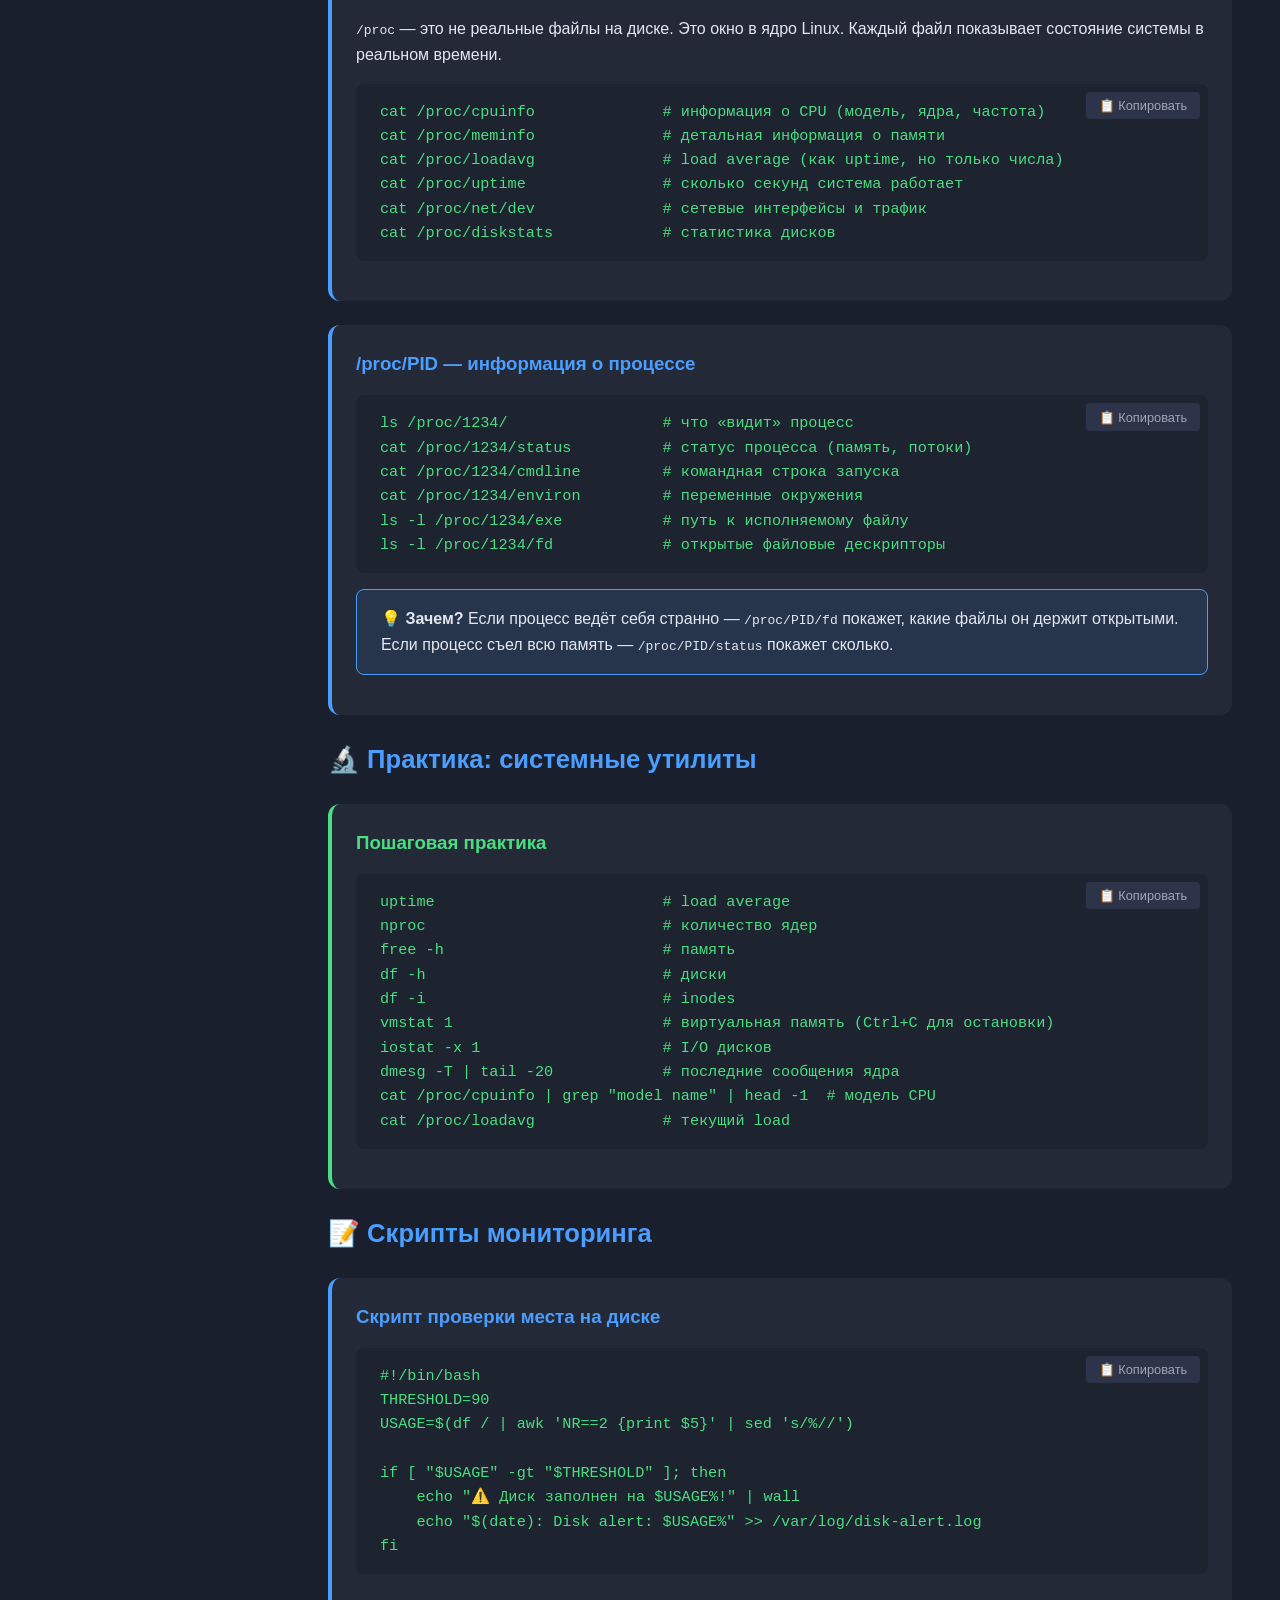
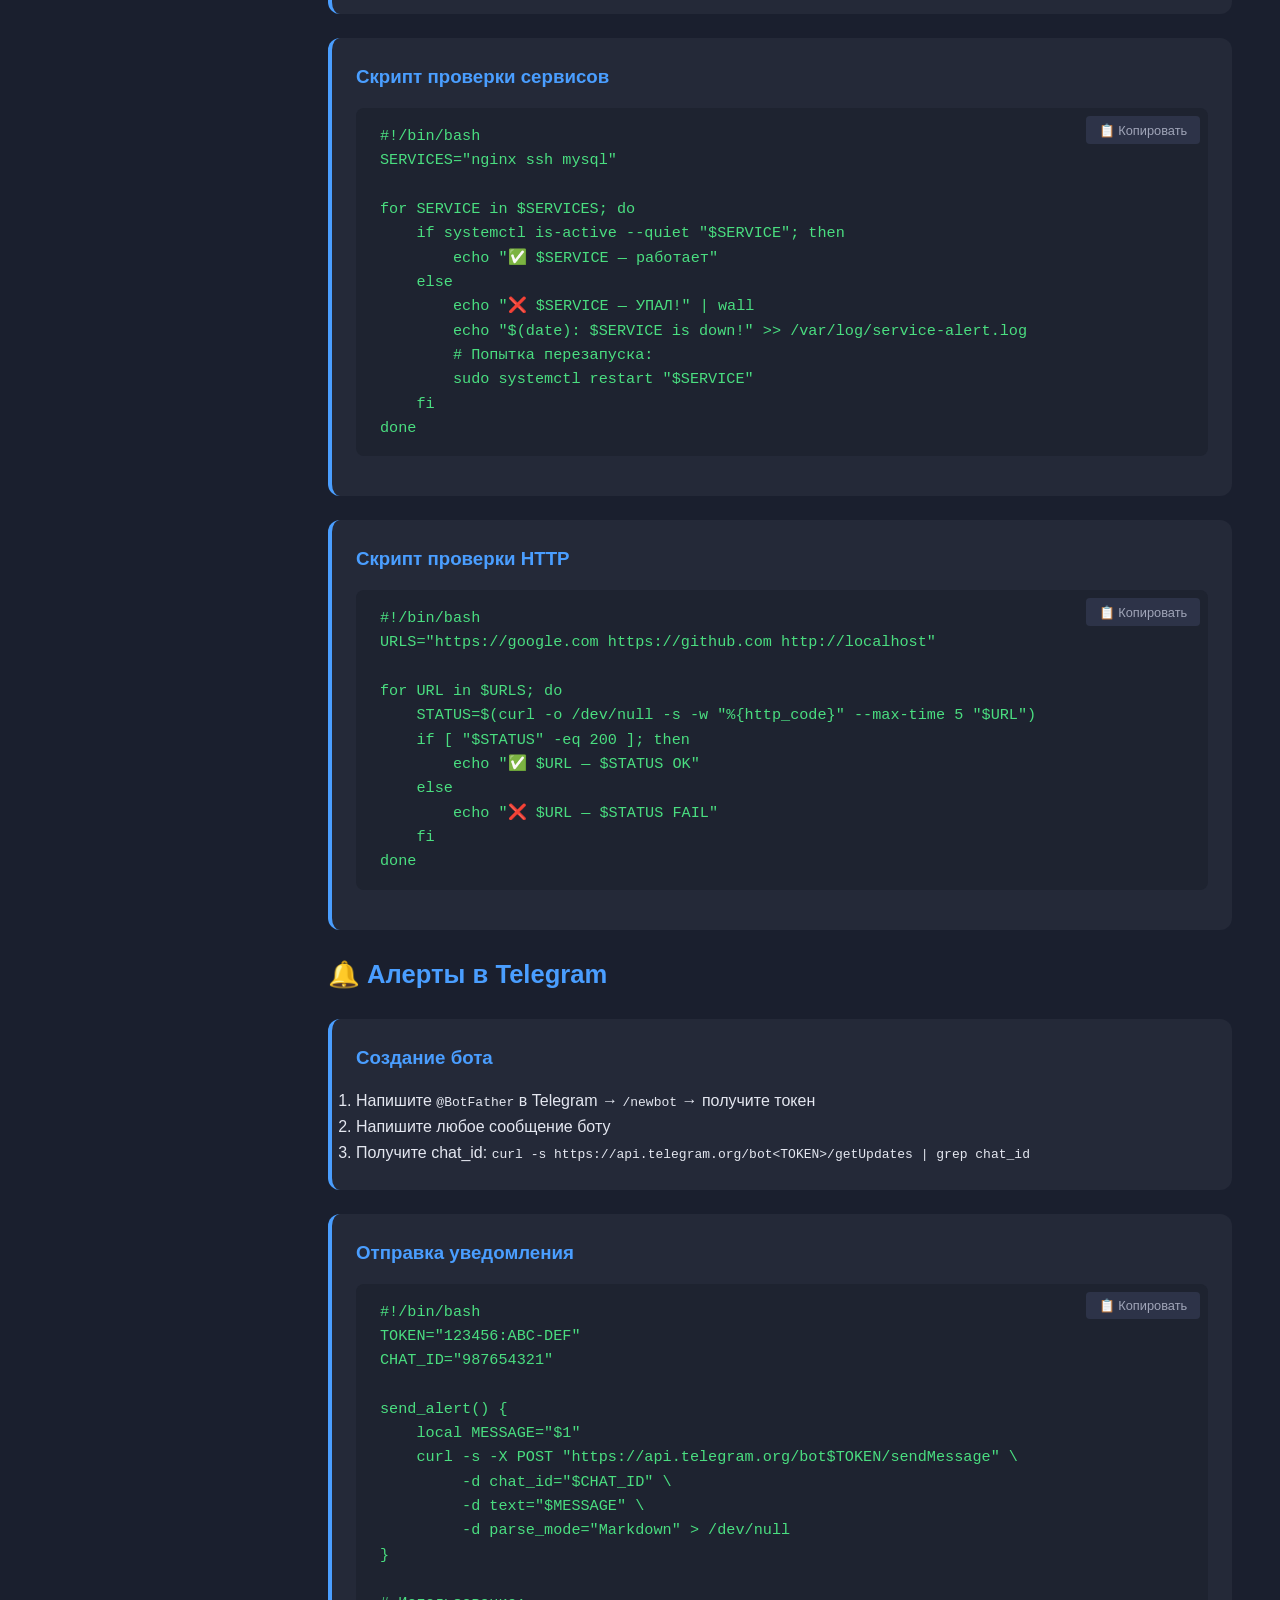
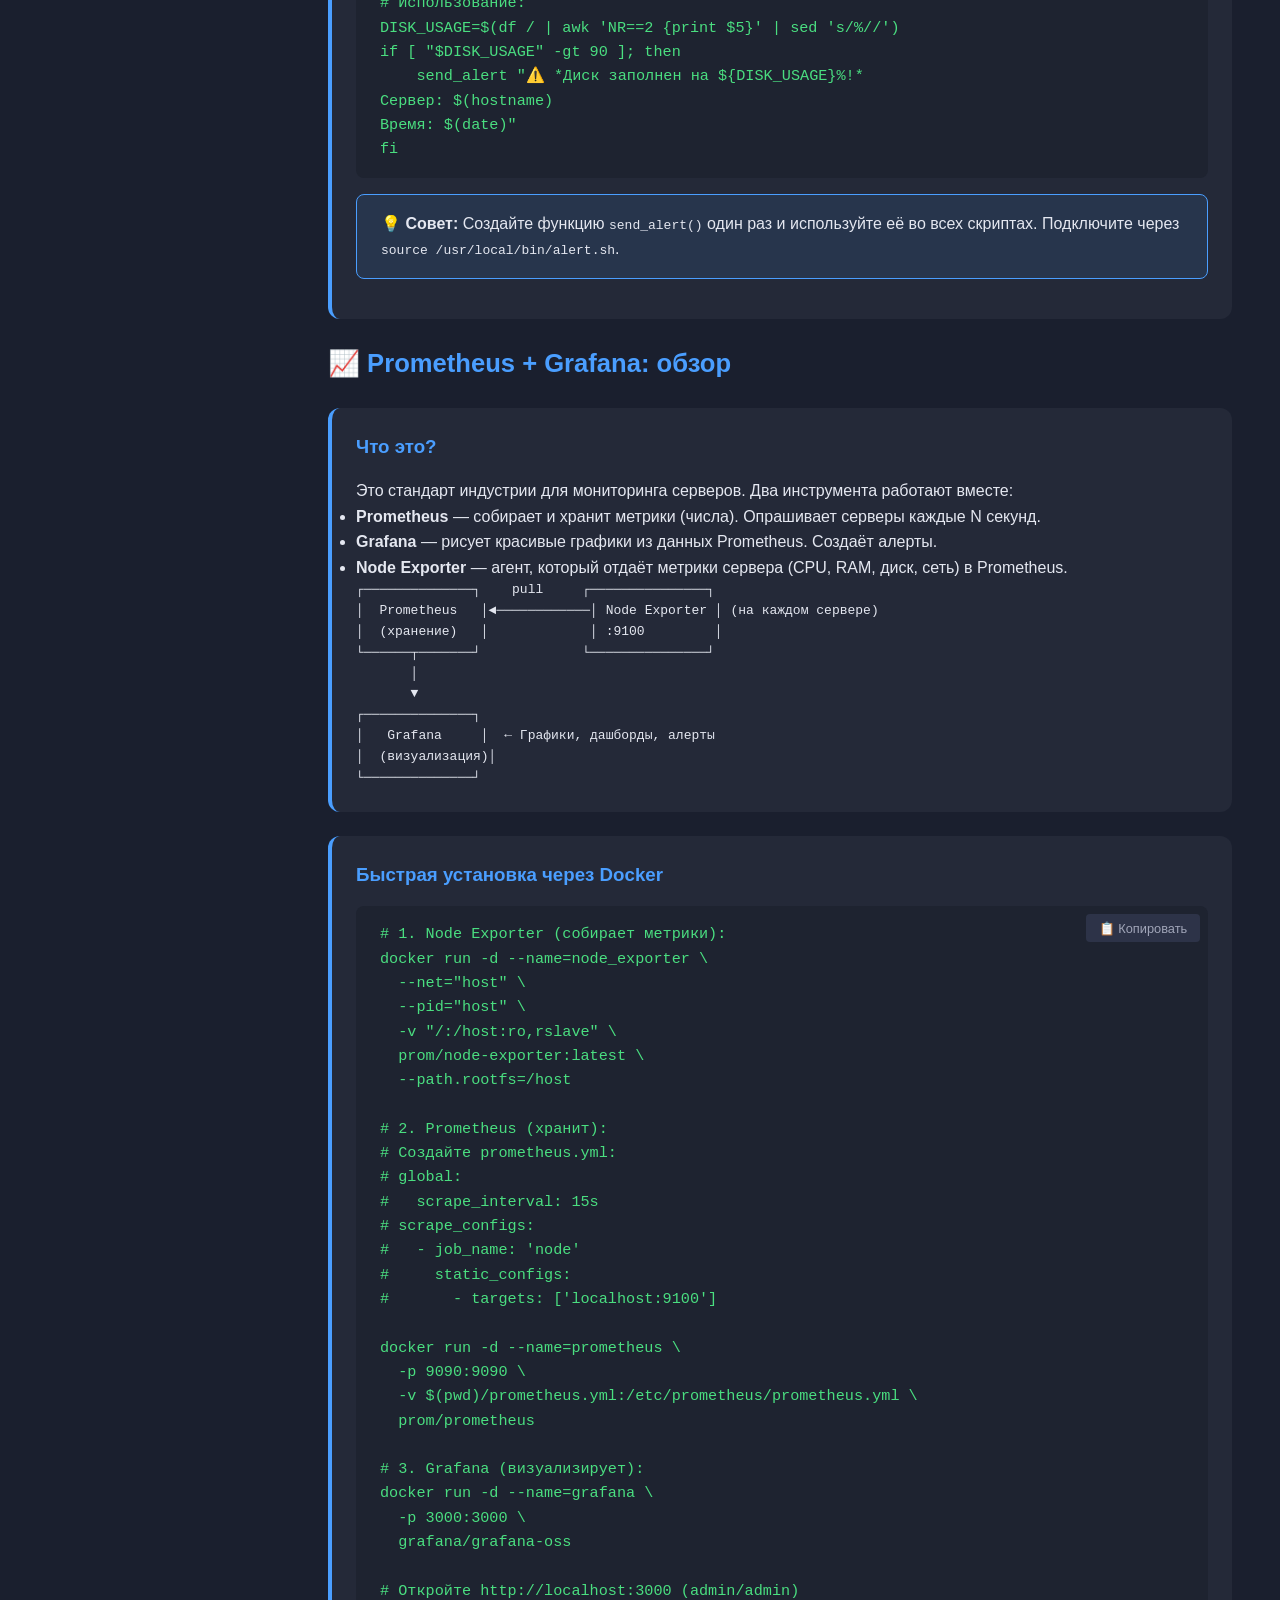
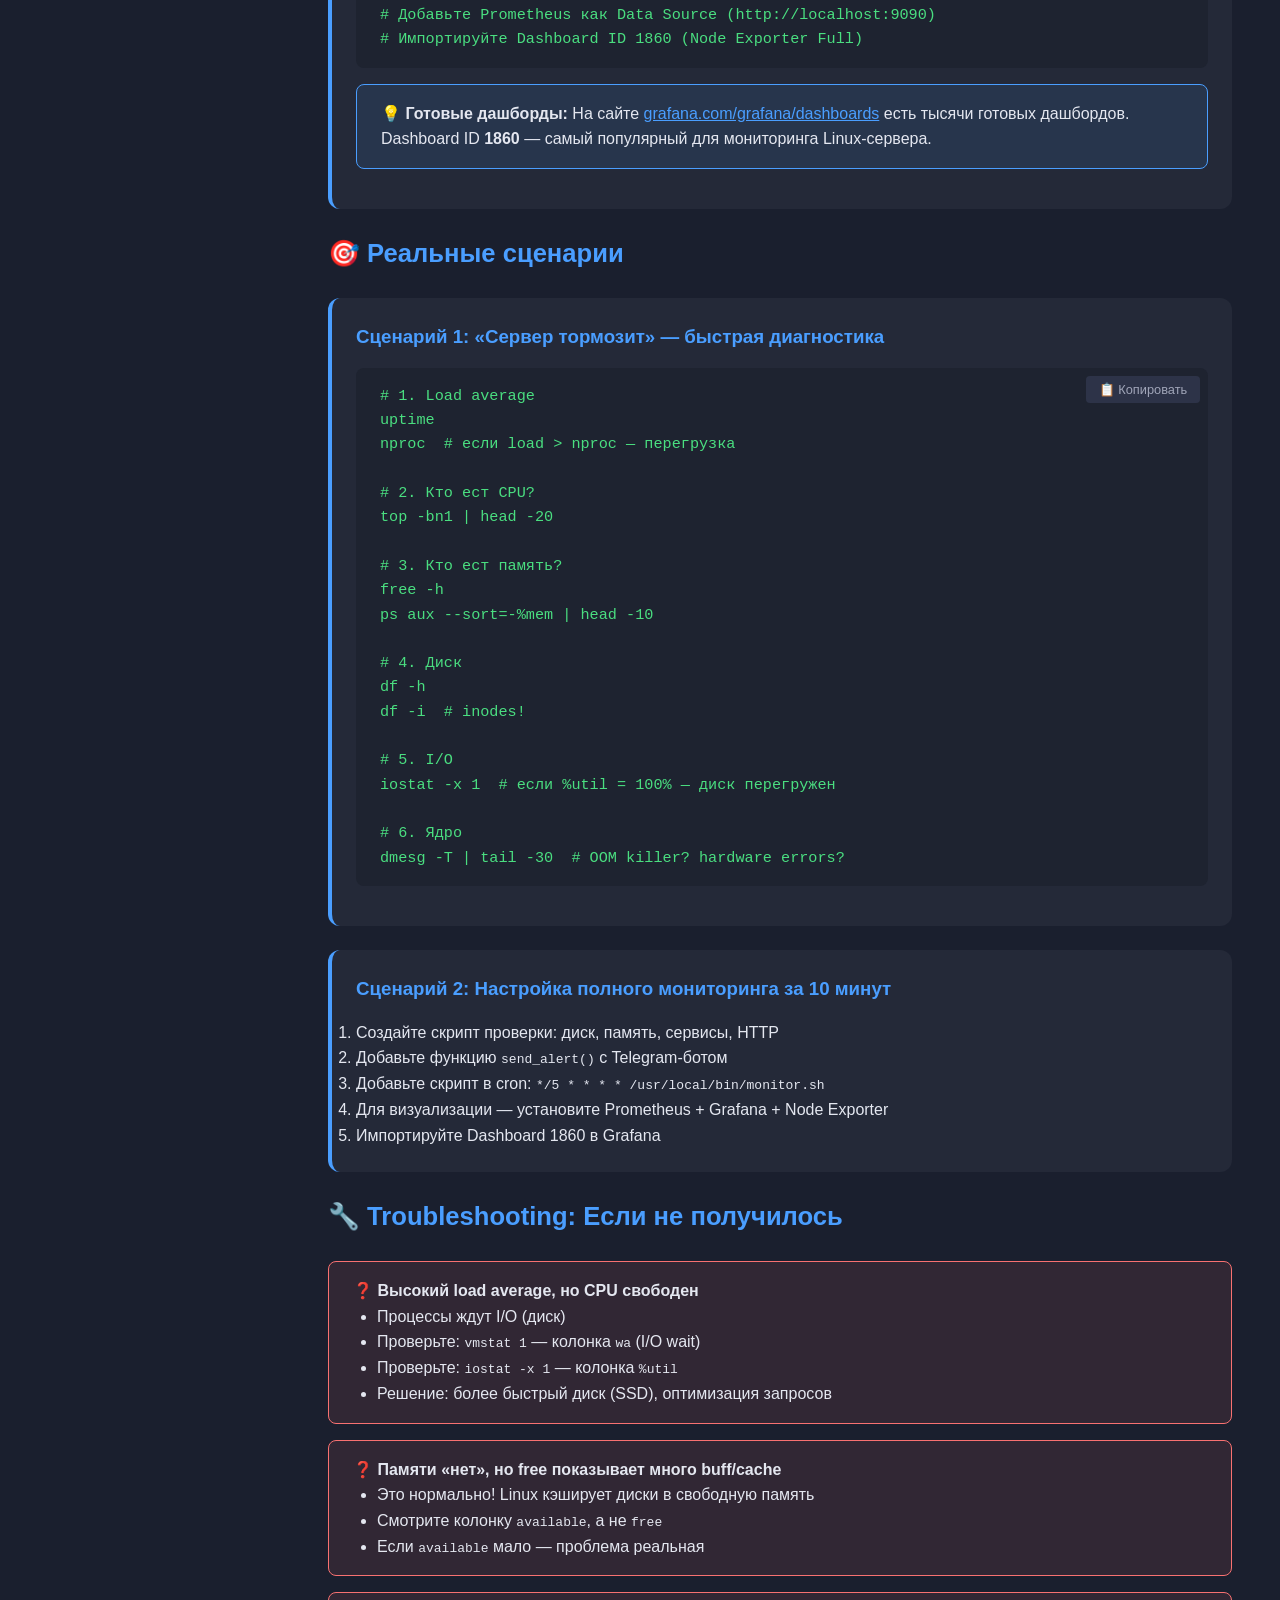
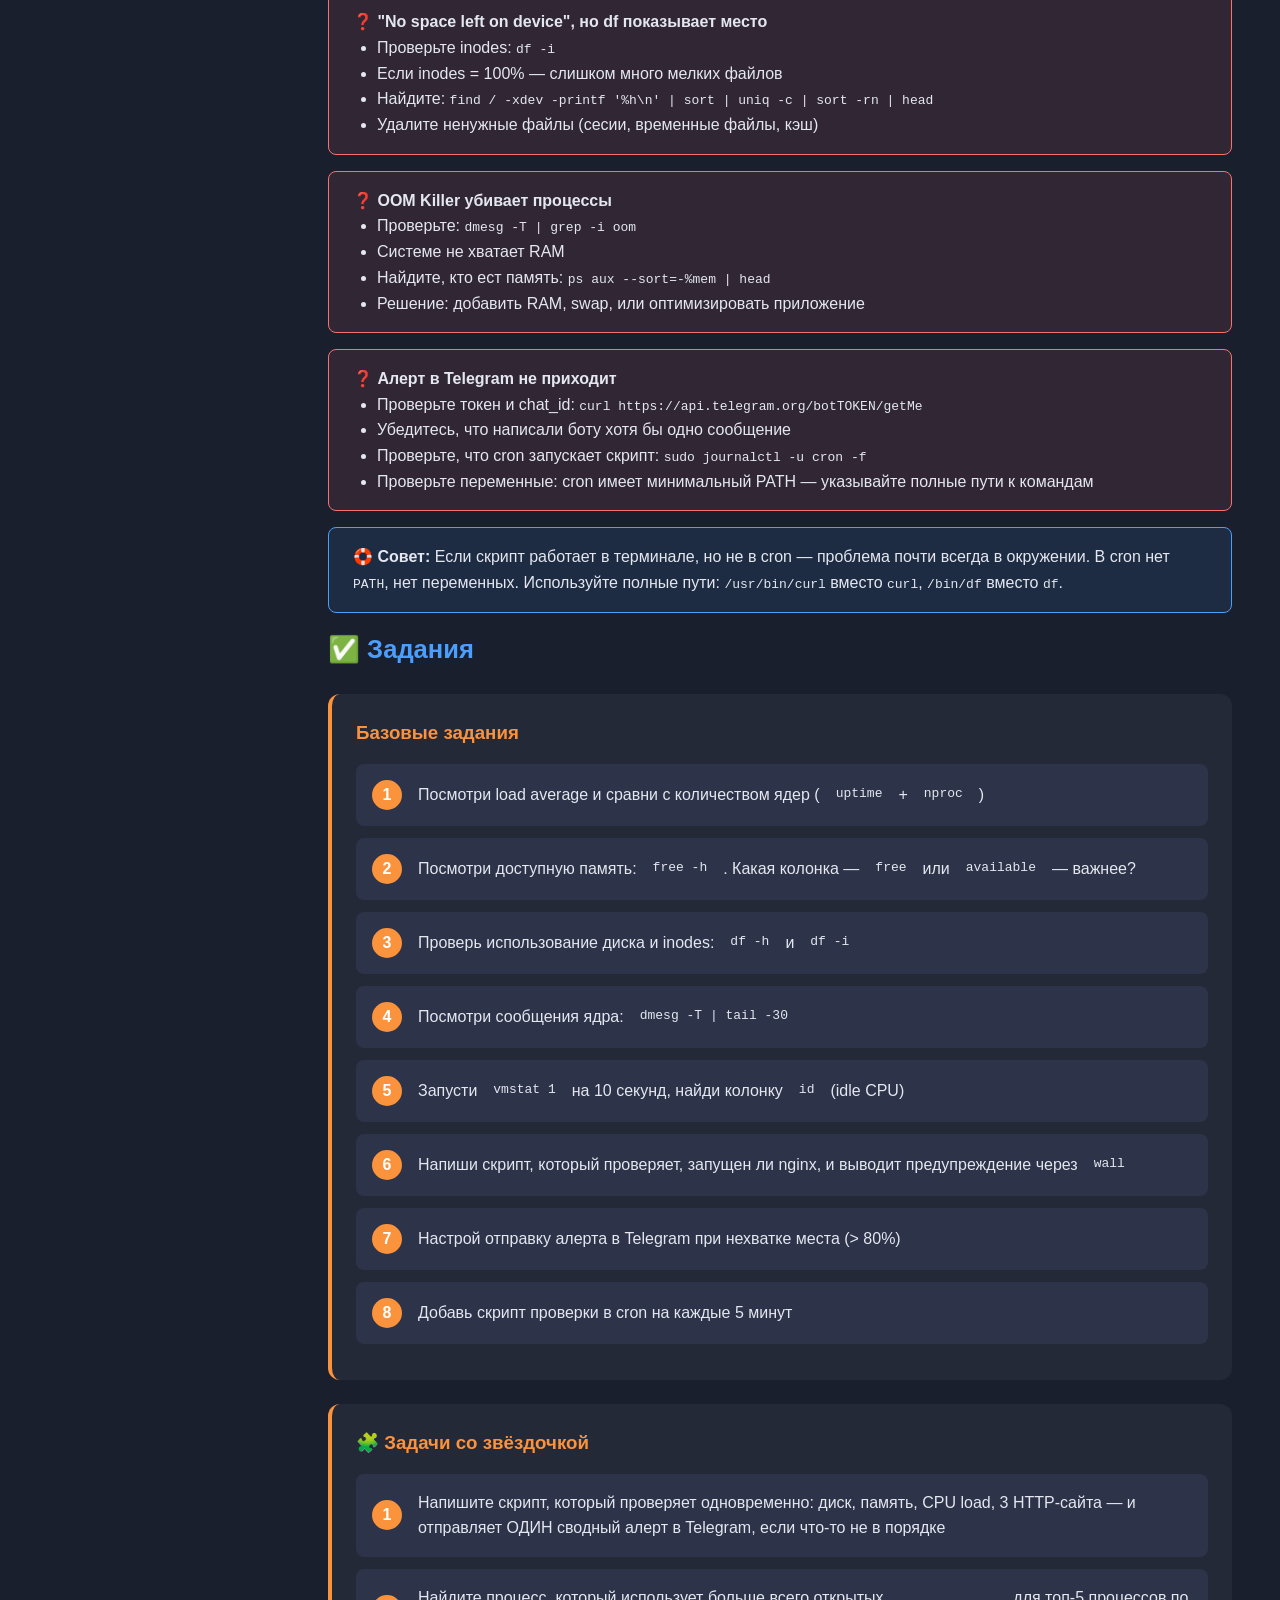
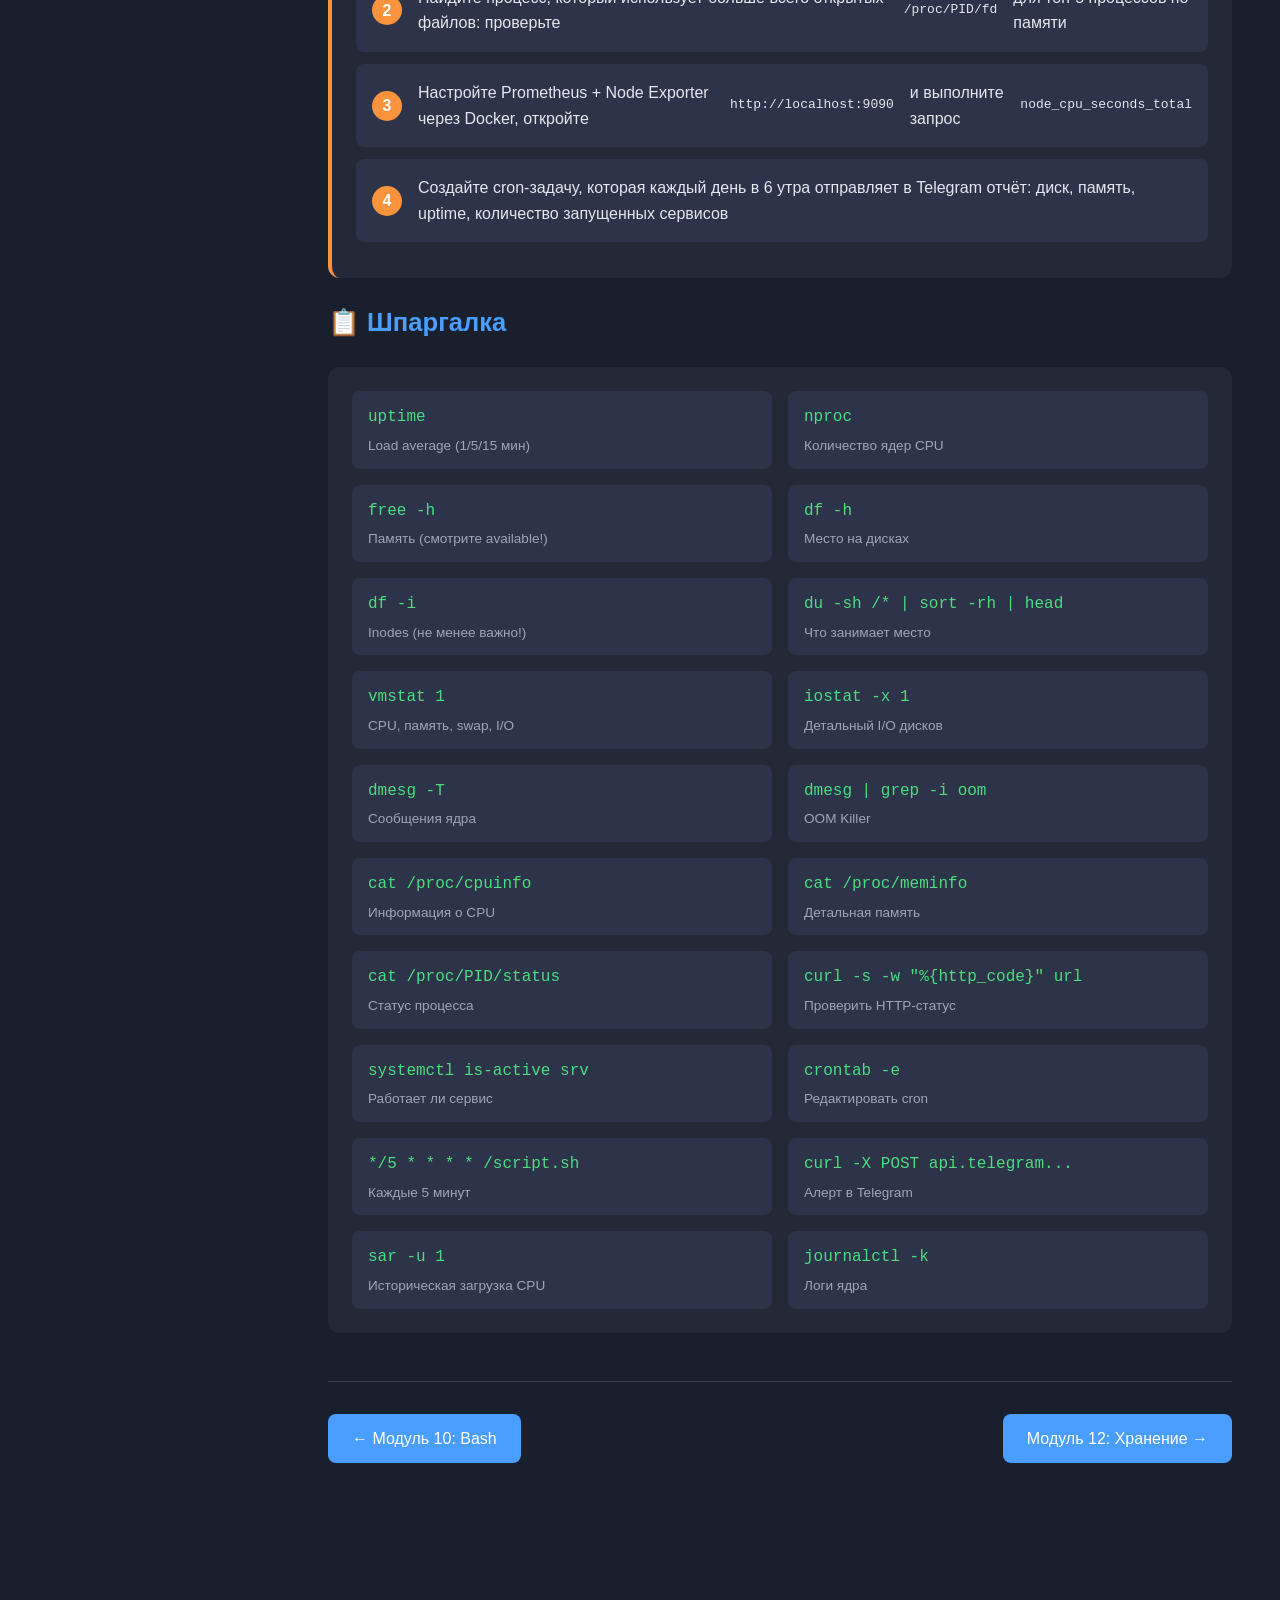
<file: modules/module11.html>
<!DOCTYPE html>
<html lang="ru">
<head>
    <meta charset="UTF-8">
    <meta name="viewport" content="width=device-width, initial-scale=1.0">
    <title>Модуль 11: Мониторинг - Linux Course</title>
    <link rel="stylesheet" href="../css/styles.css">
</head>
<body>
    <div class="container">
        <aside class="sidebar">
            <h2>📈 Модуль 11</h2>
            <ul class="nav-list">
                <li><a href="#intro" class="nav-item">Введение</a></li>
                <li><a href="#theory1" class="nav-item">Системные метрики</a></li>
                <li><a href="#proc" class="nav-item">/proc и /sys</a></li>
                <li><a href="#practice1" class="nav-item">Практика: утилиты</a></li>
                <li><a href="#scripts" class="nav-item">Скрипты мониторинга</a></li>
                <li><a href="#alert" class="nav-item">Алерты в Telegram</a></li>
                <li><a href="#prometheus" class="nav-item">Prometheus + Grafana</a></li>
                <li><a href="#real-scenarios" class="nav-item">Реальные сценарии</a></li>
                <li><a href="#troubleshooting" class="nav-item">Troubleshooting</a></li>
                <li><a href="#tasks" class="nav-item">Задания</a></li>
                <li><a href="#cheatsheet" class="nav-item">Шпаргалка</a></li>
            </ul>
        </aside>

        <main class="main-content">
            <div class="header">
                <h1>Модуль 11: Мониторинг</h1>
                <div class="progress-container">
                    <div class="progress-bar">
                        <div class="progress-fill" id="progressFill" style="width: 0%"></div>
                    </div>
                    <span class="progress-text" id="progressText">0% завершено</span>
                </div>
                <button class="theme-toggle" id="themeToggleBtn">☀️ Светлая тема</button>
            </div>

            <!-- INTRO -->
            <section id="intro">
                <h2 class="section-title">👀 Держи руку на пульсе</h2>
                <div class="theory-block">
                    <h3>Зачем мониторинг?</h3>
                    <p>Мониторинг — это система раннего предупреждения. Без неё вы узнаёте о проблеме, когда <strong>клиенты уже жалуются</strong>. С мониторингом — вы узнаёте <strong>до того</strong>, как проблема станет критичной.</p>
                    <ul>
                        <li><strong>📊 Метрики</strong> — числа, описывающие состояние системы (CPU, RAM, диск)</li>
                        <li><strong>📈 Визуализация</strong> — графики, чтобы видеть тренды</li>
                        <li><strong>🔔 Алерты</strong> — уведомления, когда метрики выходят за пределы</li>
                    </ul>
                </div>

                <div class="info-block">
                    <strong>💡 Три уровня мониторинга:</strong>
                    <ol>
                        <li><strong>Ручной</strong> — вы заходите и смотрите <code>top</code>, <code>df</code>, <code>free</code></li>
                        <li><strong>Скрипты + cron</strong> — автоматическая проверка каждые N минут + алерт в Telegram</li>
                        <li><strong>Система мониторинга</strong> — Prometheus + Grafana, графики, история, алерты</li>
                    </ol>
                </div>
            </section>

            <!-- SYSTEM METRICS -->
            <section id="theory1">
                <h2 class="section-title">📊 Системные метрики</h2>
                <div class="theory-block">
                    <h3>uptime и load average</h3>
                    <div class="code-block">
                        <code>uptime
# 14:23:15 up 45 days, 3:12, 2 users, load average: 0.15, 0.22, 0.18</code>
                        <button class="copy-btn" onclick="copyCode(this)">📋 Копировать</button>
                    </div>
                    <div class="info-block">
                        <strong>🧠 Что значат 3 числа load average?</strong>
                        <br>Средняя загрузка за <strong>1 минуту</strong>, <strong>5 минут</strong>, <strong>15 минут</strong>.
                        <br><br>
                        <strong>Правило:</strong> Сравнивайте с количеством ядер CPU. Если у вас 4 ядра:
                        <ul>
                            <li>Load &lt; 4 — всё хорошо</li>
                            <li>Load = 4 — полная загрузка</li>
                            <li>Load &gt; 4 — процессы ждут в очереди (система тормозит)</li>
                        </ul>
                        Узнать количество ядер: <code>nproc</code>
                    </div>
                </div>

                <div class="theory-block">
                    <h3>free: оперативная память</h3>
                    <div class="code-block">
                        <code>free -h
#              total    used    free    shared  buff/cache  available
# Mem:         7.8G     2.1G    1.2G    156M     4.5G        5.3G
# Swap:        2.0G     0B      2.0G</code>
                        <button class="copy-btn" onclick="copyCode(this)">📋 Копировать</button>
                    </div>
                    <div class="info-block">
                        <strong>🧠 Важная колонка — <code>available</code></strong>, а не <code>free</code>!
                        <br>Linux активно использует свободную память под кэш (<code>buff/cache</code>), но может освободить её мгновенно. Поэтому <code>available</code> — реальное количество доступной памяти.
                    </div>
                </div>

                <div class="theory-block">
                    <h3>df и du: диск</h3>
                    <div class="code-block">
                        <code>df -h                         # использование дисков
df -i                         # использование inodes (не менее важно!)
du -sh /var/* | sort -rh | head -10   # что занимает больше всего в /var</code>
                        <button class="copy-btn" onclick="copyCode(this)">📋 Копировать</button>
                    </div>
                    <div class="warning-block">
                        ⚠️ <strong>Inodes:</strong> Даже если <code>df -h</code> показывает свободное место, <code>df -i</code> может показать 100% inodes. Это значит, что закончились «слоты» для файлов (много мелких файлов). Система не сможет создавать новые файлы!
                    </div>
                </div>

                <div class="theory-block">
                    <h3>vmstat: виртуальная память и CPU</h3>
                    <div class="code-block">
                        <code>vmstat 1                      # обновление каждую секунду
# procs  -----------memory---------- ---swap-- -----io---- -system-- ------cpu-----
#  r  b   swpd   free   buff  cache   si   so    bi    bo   in   cs  us sy id wa st</code>
                        <button class="copy-btn" onclick="copyCode(this)">📋 Копировать</button>
                    </div>
                    <div class="info-block">
                        <strong>🧠 Ключевые колонки:</strong>
                        <ul>
                            <li><code>r</code> — процессы, ожидающие CPU (если больше ядер — перегрузка)</li>
                            <li><code>b</code> — процессы в uninterruptible sleep (ждут I/O)</li>
                            <li><code>wa</code> — процент CPU, потраченный на ожидание I/O (если &gt; 20% — проблема с диском)</li>
                            <li><code>si</code>/<code>so</code> — swap in/out (если не 0 — не хватает RAM)</li>
                            <li><code>id</code> — процент простоя CPU (idle)</li>
                        </ul>
                    </div>
                </div>

                <div class="theory-block">
                    <h3>iostat: детальный I/O диска</h3>
                    <div class="code-block">
                        <code>sudo apt install sysstat       # если не установлен
iostat -x 1                    # расширенный вывод каждую секунду</code>
                        <button class="copy-btn" onclick="copyCode(this)">📋 Копировать</button>
                    </div>
                    <div class="info-block">
                        <strong>🧠 Ключевые метрики:</strong>
                        <ul>
                            <li><code>%util</code> — загрузка диска (100% = диск перегружен)</li>
                            <li><code>await</code> — среднее время ответа (мс). Если &gt; 50мс для SSD — проблема</li>
                            <li><code>r/s</code>, <code>w/s</code> — операций чтения/записи в секунду</li>
                        </ul>
                    </div>
                </div>

                <div class="theory-block">
                    <h3>dmesg: сообщения ядра</h3>
                    <div class="code-block">
                        <code>dmesg -T                       # сообщения ядра с читаемыми timestamps
dmesg -T | tail -50            # последние 50 записей
dmesg -T | grep -i error       # только ошибки
dmesg -T | grep -i "oom"       # OOM killer (убийца при нехватке памяти)
journalctl -k                  # альтернатива через journalctl</code>
                        <button class="copy-btn" onclick="copyCode(this)">📋 Копировать</button>
                    </div>
                    <div class="warning-block">
                        ⚠️ <strong>OOM Killer:</strong> Если в dmesg есть <code>Out of memory: Killed process</code> — системе не хватает RAM, и ядро убивает процессы. Нужно добавить RAM или оптимизировать приложения.
                    </div>
                </div>
            </section>

            <!-- /proc -->
            <section id="proc">
                <h2 class="section-title">📂 /proc: информация о системе</h2>
                <div class="theory-block">
                    <h3>Виртуальная файловая система</h3>
                    <p><code>/proc</code> — это не реальные файлы на диске. Это окно в ядро Linux. Каждый файл показывает состояние системы в реальном времени.</p>
                    <div class="code-block">
                        <code>cat /proc/cpuinfo              # информация о CPU (модель, ядра, частота)
cat /proc/meminfo              # детальная информация о памяти
cat /proc/loadavg              # load average (как uptime, но только числа)
cat /proc/uptime               # сколько секунд система работает
cat /proc/net/dev              # сетевые интерфейсы и трафик
cat /proc/diskstats            # статистика дисков</code>
                        <button class="copy-btn" onclick="copyCode(this)">📋 Копировать</button>
                    </div>
                </div>

                <div class="theory-block">
                    <h3>/proc/PID — информация о процессе</h3>
                    <div class="code-block">
                        <code>ls /proc/1234/                 # что «видит» процесс
cat /proc/1234/status          # статус процесса (память, потоки)
cat /proc/1234/cmdline         # командная строка запуска
cat /proc/1234/environ         # переменные окружения
ls -l /proc/1234/exe           # путь к исполняемому файлу
ls -l /proc/1234/fd            # открытые файловые дескрипторы</code>
                        <button class="copy-btn" onclick="copyCode(this)">📋 Копировать</button>
                    </div>
                    <div class="info-block">
                        <strong>💡 Зачем?</strong> Если процесс ведёт себя странно — <code>/proc/PID/fd</code> покажет, какие файлы он держит открытыми. Если процесс съел всю память — <code>/proc/PID/status</code> покажет сколько.
                    </div>
                </div>
            </section>

            <!-- PRACTICE -->
            <section id="practice1">
                <h2 class="section-title">🔬 Практика: системные утилиты</h2>
                <div class="practice-block">
                    <h3>Пошаговая практика</h3>
                    <div class="code-block">
                        <code>uptime                         # load average
nproc                          # количество ядер
free -h                        # память
df -h                          # диски
df -i                          # inodes
vmstat 1                       # виртуальная память (Ctrl+C для остановки)
iostat -x 1                    # I/O дисков
dmesg -T | tail -20            # последние сообщения ядра
cat /proc/cpuinfo | grep "model name" | head -1  # модель CPU
cat /proc/loadavg              # текущий load</code>
                        <button class="copy-btn" onclick="copyCode(this)">📋 Копировать</button>
                    </div>
                </div>
            </section>

            <!-- SCRIPTS -->
            <section id="scripts">
                <h2 class="section-title">📝 Скрипты мониторинга</h2>
                <div class="theory-block">
                    <h3>Скрипт проверки места на диске</h3>
                    <div class="code-block">
                        <code>#!/bin/bash
THRESHOLD=90
USAGE=$(df / | awk 'NR==2 {print $5}' | sed 's/%//')

if [ "$USAGE" -gt "$THRESHOLD" ]; then
    echo "⚠️ Диск заполнен на $USAGE%!" | wall
    echo "$(date): Disk alert: $USAGE%" >> /var/log/disk-alert.log
fi</code>
                        <button class="copy-btn" onclick="copyCode(this)">📋 Копировать</button>
                    </div>
                </div>

                <div class="theory-block">
                    <h3>Скрипт проверки сервисов</h3>
                    <div class="code-block">
                        <code>#!/bin/bash
SERVICES="nginx ssh mysql"

for SERVICE in $SERVICES; do
    if systemctl is-active --quiet "$SERVICE"; then
        echo "✅ $SERVICE — работает"
    else
        echo "❌ $SERVICE — УПАЛ!" | wall
        echo "$(date): $SERVICE is down!" >> /var/log/service-alert.log
        # Попытка перезапуска:
        sudo systemctl restart "$SERVICE"
    fi
done</code>
                        <button class="copy-btn" onclick="copyCode(this)">📋 Копировать</button>
                    </div>
                </div>

                <div class="theory-block">
                    <h3>Скрипт проверки HTTP</h3>
                    <div class="code-block">
                        <code>#!/bin/bash
URLS="https://google.com https://github.com http://localhost"

for URL in $URLS; do
    STATUS=$(curl -o /dev/null -s -w "%{http_code}" --max-time 5 "$URL")
    if [ "$STATUS" -eq 200 ]; then
        echo "✅ $URL — $STATUS OK"
    else
        echo "❌ $URL — $STATUS FAIL"
    fi
done</code>
                        <button class="copy-btn" onclick="copyCode(this)">📋 Копировать</button>
                    </div>
                </div>
            </section>

            <!-- ALERTS -->
            <section id="alert">
                <h2 class="section-title">🔔 Алерты в Telegram</h2>
                <div class="theory-block">
                    <h3>Создание бота</h3>
                    <ol>
                        <li>Напишите <code>@BotFather</code> в Telegram → <code>/newbot</code> → получите токен</li>
                        <li>Напишите любое сообщение боту</li>
                        <li>Получите chat_id: <code>curl -s https://api.telegram.org/bot&lt;TOKEN&gt;/getUpdates | grep chat_id</code></li>
                    </ol>
                </div>

                <div class="theory-block">
                    <h3>Отправка уведомления</h3>
                    <div class="code-block">
                        <code>#!/bin/bash
TOKEN="123456:ABC-DEF"
CHAT_ID="987654321"

send_alert() {
    local MESSAGE="$1"
    curl -s -X POST "https://api.telegram.org/bot$TOKEN/sendMessage" \
         -d chat_id="$CHAT_ID" \
         -d text="$MESSAGE" \
         -d parse_mode="Markdown" > /dev/null
}

# Использование:
DISK_USAGE=$(df / | awk 'NR==2 {print $5}' | sed 's/%//')
if [ "$DISK_USAGE" -gt 90 ]; then
    send_alert "⚠️ *Диск заполнен на ${DISK_USAGE}%!*
Сервер: $(hostname)
Время: $(date)"
fi</code>
                        <button class="copy-btn" onclick="copyCode(this)">📋 Копировать</button>
                    </div>
                    <div class="info-block">
                        <strong>💡 Совет:</strong> Создайте функцию <code>send_alert()</code> один раз и используйте её во всех скриптах. Подключите через <code>source /usr/local/bin/alert.sh</code>.
                    </div>
                </div>
            </section>

            <!-- PROMETHEUS + GRAFANA -->
            <section id="prometheus">
                <h2 class="section-title">📈 Prometheus + Grafana: обзор</h2>
                <div class="theory-block">
                    <h3>Что это?</h3>
                    <p>Это стандарт индустрии для мониторинга серверов. Два инструмента работают вместе:</p>
                    <ul>
                        <li><strong>Prometheus</strong> — собирает и хранит метрики (числа). Опрашивает серверы каждые N секунд.</li>
                        <li><strong>Grafana</strong> — рисует красивые графики из данных Prometheus. Создаёт алерты.</li>
                        <li><strong>Node Exporter</strong> — агент, который отдаёт метрики сервера (CPU, RAM, диск, сеть) в Prometheus.</li>
                    </ul>

                    <pre>
┌──────────────┐    pull     ┌───────────────┐
│  Prometheus   │◄────────────│ Node Exporter │ (на каждом сервере)
│  (хранение)   │             │ :9100         │
└──────┬───────┘             └───────────────┘
       │
       ▼
┌──────────────┐
│   Grafana     │  ← Графики, дашборды, алерты
│  (визуализация)│
└──────────────┘</pre>
                </div>

                <div class="theory-block">
                    <h3>Быстрая установка через Docker</h3>
                    <div class="code-block">
                        <code># 1. Node Exporter (собирает метрики):
docker run -d --name=node_exporter \
  --net="host" \
  --pid="host" \
  -v "/:/host:ro,rslave" \
  prom/node-exporter:latest \
  --path.rootfs=/host

# 2. Prometheus (хранит):
# Создайте prometheus.yml:
# global:
#   scrape_interval: 15s
# scrape_configs:
#   - job_name: 'node'
#     static_configs:
#       - targets: ['localhost:9100']

docker run -d --name=prometheus \
  -p 9090:9090 \
  -v $(pwd)/prometheus.yml:/etc/prometheus/prometheus.yml \
  prom/prometheus

# 3. Grafana (визуализирует):
docker run -d --name=grafana \
  -p 3000:3000 \
  grafana/grafana-oss

# Откройте http://localhost:3000 (admin/admin)
# Добавьте Prometheus как Data Source (http://localhost:9090)
# Импортируйте Dashboard ID 1860 (Node Exporter Full)</code>
                        <button class="copy-btn" onclick="copyCode(this)">📋 Копировать</button>
                    </div>
                    <div class="info-block">
                        <strong>💡 Готовые дашборды:</strong> На сайте <a href="https://grafana.com/grafana/dashboards/" style="color: var(--accent-blue);">grafana.com/grafana/dashboards</a> есть тысячи готовых дашбордов. Dashboard ID <strong>1860</strong> — самый популярный для мониторинга Linux-сервера.
                    </div>
                </div>
            </section>

            <!-- REAL SCENARIOS -->
            <section id="real-scenarios">
                <h2 class="section-title">🎯 Реальные сценарии</h2>
                <div class="theory-block">
                    <h3>Сценарий 1: «Сервер тормозит» — быстрая диагностика</h3>
                    <div class="code-block">
                        <code># 1. Load average
uptime
nproc  # если load > nproc — перегрузка

# 2. Кто ест CPU?
top -bn1 | head -20

# 3. Кто ест память?
free -h
ps aux --sort=-%mem | head -10

# 4. Диск
df -h
df -i  # inodes!

# 5. I/O
iostat -x 1  # если %util = 100% — диск перегружен

# 6. Ядро
dmesg -T | tail -30  # OOM killer? hardware errors?</code>
                        <button class="copy-btn" onclick="copyCode(this)">📋 Копировать</button>
                    </div>
                </div>

                <div class="theory-block">
                    <h3>Сценарий 2: Настройка полного мониторинга за 10 минут</h3>
                    <ol>
                        <li>Создайте скрипт проверки: диск, память, сервисы, HTTP</li>
                        <li>Добавьте функцию <code>send_alert()</code> с Telegram-ботом</li>
                        <li>Добавьте скрипт в cron: <code>*/5 * * * * /usr/local/bin/monitor.sh</code></li>
                        <li>Для визуализации — установите Prometheus + Grafana + Node Exporter</li>
                        <li>Импортируйте Dashboard 1860 в Grafana</li>
                    </ol>
                </div>
            </section>

            <!-- TROUBLESHOOTING -->
            <section id="troubleshooting">
                <h2 class="section-title">🔧 Troubleshooting: Если не получилось</h2>
                <div class="warning-block">
                    <strong>❓ Высокий load average, но CPU свободен</strong>
                    <ul>
                        <li>Процессы ждут I/O (диск)</li>
                        <li>Проверьте: <code>vmstat 1</code> — колонка <code>wa</code> (I/O wait)</li>
                        <li>Проверьте: <code>iostat -x 1</code> — колонка <code>%util</code></li>
                        <li>Решение: более быстрый диск (SSD), оптимизация запросов</li>
                    </ul>
                </div>

                <div class="warning-block">
                    <strong>❓ Памяти «нет», но free показывает много buff/cache</strong>
                    <ul>
                        <li>Это нормально! Linux кэширует диски в свободную память</li>
                        <li>Смотрите колонку <code>available</code>, а не <code>free</code></li>
                        <li>Если <code>available</code> мало — проблема реальная</li>
                    </ul>
                </div>

                <div class="warning-block">
                    <strong>❓ "No space left on device", но df показывает место</strong>
                    <ul>
                        <li>Проверьте inodes: <code>df -i</code></li>
                        <li>Если inodes = 100% — слишком много мелких файлов</li>
                        <li>Найдите: <code>find / -xdev -printf '%h\n' | sort | uniq -c | sort -rn | head</code></li>
                        <li>Удалите ненужные файлы (сесии, временные файлы, кэш)</li>
                    </ul>
                </div>

                <div class="warning-block">
                    <strong>❓ OOM Killer убивает процессы</strong>
                    <ul>
                        <li>Проверьте: <code>dmesg -T | grep -i oom</code></li>
                        <li>Системе не хватает RAM</li>
                        <li>Найдите, кто ест память: <code>ps aux --sort=-%mem | head</code></li>
                        <li>Решение: добавить RAM, swap, или оптимизировать приложение</li>
                    </ul>
                </div>

                <div class="warning-block">
                    <strong>❓ Алерт в Telegram не приходит</strong>
                    <ul>
                        <li>Проверьте токен и chat_id: <code>curl https://api.telegram.org/botTOKEN/getMe</code></li>
                        <li>Убедитесь, что написали боту хотя бы одно сообщение</li>
                        <li>Проверьте, что cron запускает скрипт: <code>sudo journalctl -u cron -f</code></li>
                        <li>Проверьте переменные: cron имеет минимальный PATH — указывайте полные пути к командам</li>
                    </ul>
                </div>

                <div class="info-block">
                    <strong>🛟 Совет:</strong> Если скрипт работает в терминале, но не в cron — проблема почти всегда в окружении. В cron нет <code>PATH</code>, нет переменных. Используйте полные пути: <code>/usr/bin/curl</code> вместо <code>curl</code>, <code>/bin/df</code> вместо <code>df</code>.
                </div>
            </section>

            <!-- TASKS -->
            <section id="tasks">
                <h2 class="section-title">✅ Задания</h2>
                <div class="task-block">
                    <h3>Базовые задания</h3>
                    <ul class="task-list">
                        <li class="task-item">Посмотри load average и сравни с количеством ядер (<code>uptime</code> + <code>nproc</code>)</li>
                        <li class="task-item">Посмотри доступную память: <code>free -h</code>. Какая колонка — <code>free</code> или <code>available</code> — важнее?</li>
                        <li class="task-item">Проверь использование диска и inodes: <code>df -h</code> и <code>df -i</code></li>
                        <li class="task-item">Посмотри сообщения ядра: <code>dmesg -T | tail -30</code></li>
                        <li class="task-item">Запусти <code>vmstat 1</code> на 10 секунд, найди колонку <code>id</code> (idle CPU)</li>
                        <li class="task-item">Напиши скрипт, который проверяет, запущен ли nginx, и выводит предупреждение через <code>wall</code></li>
                        <li class="task-item">Настрой отправку алерта в Telegram при нехватке места (&gt; 80%)</li>
                        <li class="task-item">Добавь скрипт проверки в cron на каждые 5 минут</li>
                    </ul>
                </div>

                <div class="task-block">
                    <h3>🧩 Задачи со звёздочкой</h3>
                    <ul class="task-list">
                        <li class="task-item">Напишите скрипт, который проверяет одновременно: диск, память, CPU load, 3 HTTP-сайта — и отправляет ОДИН сводный алерт в Telegram, если что-то не в порядке</li>
                        <li class="task-item">Найдите процесс, который использует больше всего открытых файлов: проверьте <code>/proc/PID/fd</code> для топ-5 процессов по памяти</li>
                        <li class="task-item">Настройте Prometheus + Node Exporter через Docker, откройте <code>http://localhost:9090</code> и выполните запрос <code>node_cpu_seconds_total</code></li>
                        <li class="task-item">Создайте cron-задачу, которая каждый день в 6 утра отправляет в Telegram отчёт: диск, память, uptime, количество запущенных сервисов</li>
                    </ul>
                </div>
            </section>

            <!-- CHEATSHEET -->
            <section id="cheatsheet">
                <h2 class="section-title">📋 Шпаргалка</h2>
                <div class="cheat-sheet">
                    <div class="cheat-grid">
                        <div class="cheat-item">
                            <code>uptime</code>
                            <p>Load average (1/5/15 мин)</p>
                        </div>
                        <div class="cheat-item">
                            <code>nproc</code>
                            <p>Количество ядер CPU</p>
                        </div>
                        <div class="cheat-item">
                            <code>free -h</code>
                            <p>Память (смотрите available!)</p>
                        </div>
                        <div class="cheat-item">
                            <code>df -h</code>
                            <p>Место на дисках</p>
                        </div>
                        <div class="cheat-item">
                            <code>df -i</code>
                            <p>Inodes (не менее важно!)</p>
                        </div>
                        <div class="cheat-item">
                            <code>du -sh /* | sort -rh | head</code>
                            <p>Что занимает место</p>
                        </div>
                        <div class="cheat-item">
                            <code>vmstat 1</code>
                            <p>CPU, память, swap, I/O</p>
                        </div>
                        <div class="cheat-item">
                            <code>iostat -x 1</code>
                            <p>Детальный I/O дисков</p>
                        </div>
                        <div class="cheat-item">
                            <code>dmesg -T</code>
                            <p>Сообщения ядра</p>
                        </div>
                        <div class="cheat-item">
                            <code>dmesg | grep -i oom</code>
                            <p>OOM Killer</p>
                        </div>
                        <div class="cheat-item">
                            <code>cat /proc/cpuinfo</code>
                            <p>Информация о CPU</p>
                        </div>
                        <div class="cheat-item">
                            <code>cat /proc/meminfo</code>
                            <p>Детальная память</p>
                        </div>
                        <div class="cheat-item">
                            <code>cat /proc/PID/status</code>
                            <p>Статус процесса</p>
                        </div>
                        <div class="cheat-item">
                            <code>curl -s -w "%{http_code}" url</code>
                            <p>Проверить HTTP-статус</p>
                        </div>
                        <div class="cheat-item">
                            <code>systemctl is-active srv</code>
                            <p>Работает ли сервис</p>
                        </div>
                        <div class="cheat-item">
                            <code>crontab -e</code>
                            <p>Редактировать cron</p>
                        </div>
                        <div class="cheat-item">
                            <code>*/5 * * * * /script.sh</code>
                            <p>Каждые 5 минут</p>
                        </div>
                        <div class="cheat-item">
                            <code>curl -X POST api.telegram...</code>
                            <p>Алерт в Telegram</p>
                        </div>
                        <div class="cheat-item">
                            <code>sar -u 1</code>
                            <p>Историческая загрузка CPU</p>
                        </div>
                        <div class="cheat-item">
                            <code>journalctl -k</code>
                            <p>Логи ядра</p>
                        </div>
                    </div>
                </div>
            </section>

            <div class="nav-buttons">
                <a href="module10.html" class="nav-btn">← Модуль 10: Bash</a>
                <a href="module12.html" class="nav-btn">Модуль 12: Хранение →</a>
            </div>
        </main>
    </div>

    <script src="../js/main.js"></script>
</body>
</html>
</file>
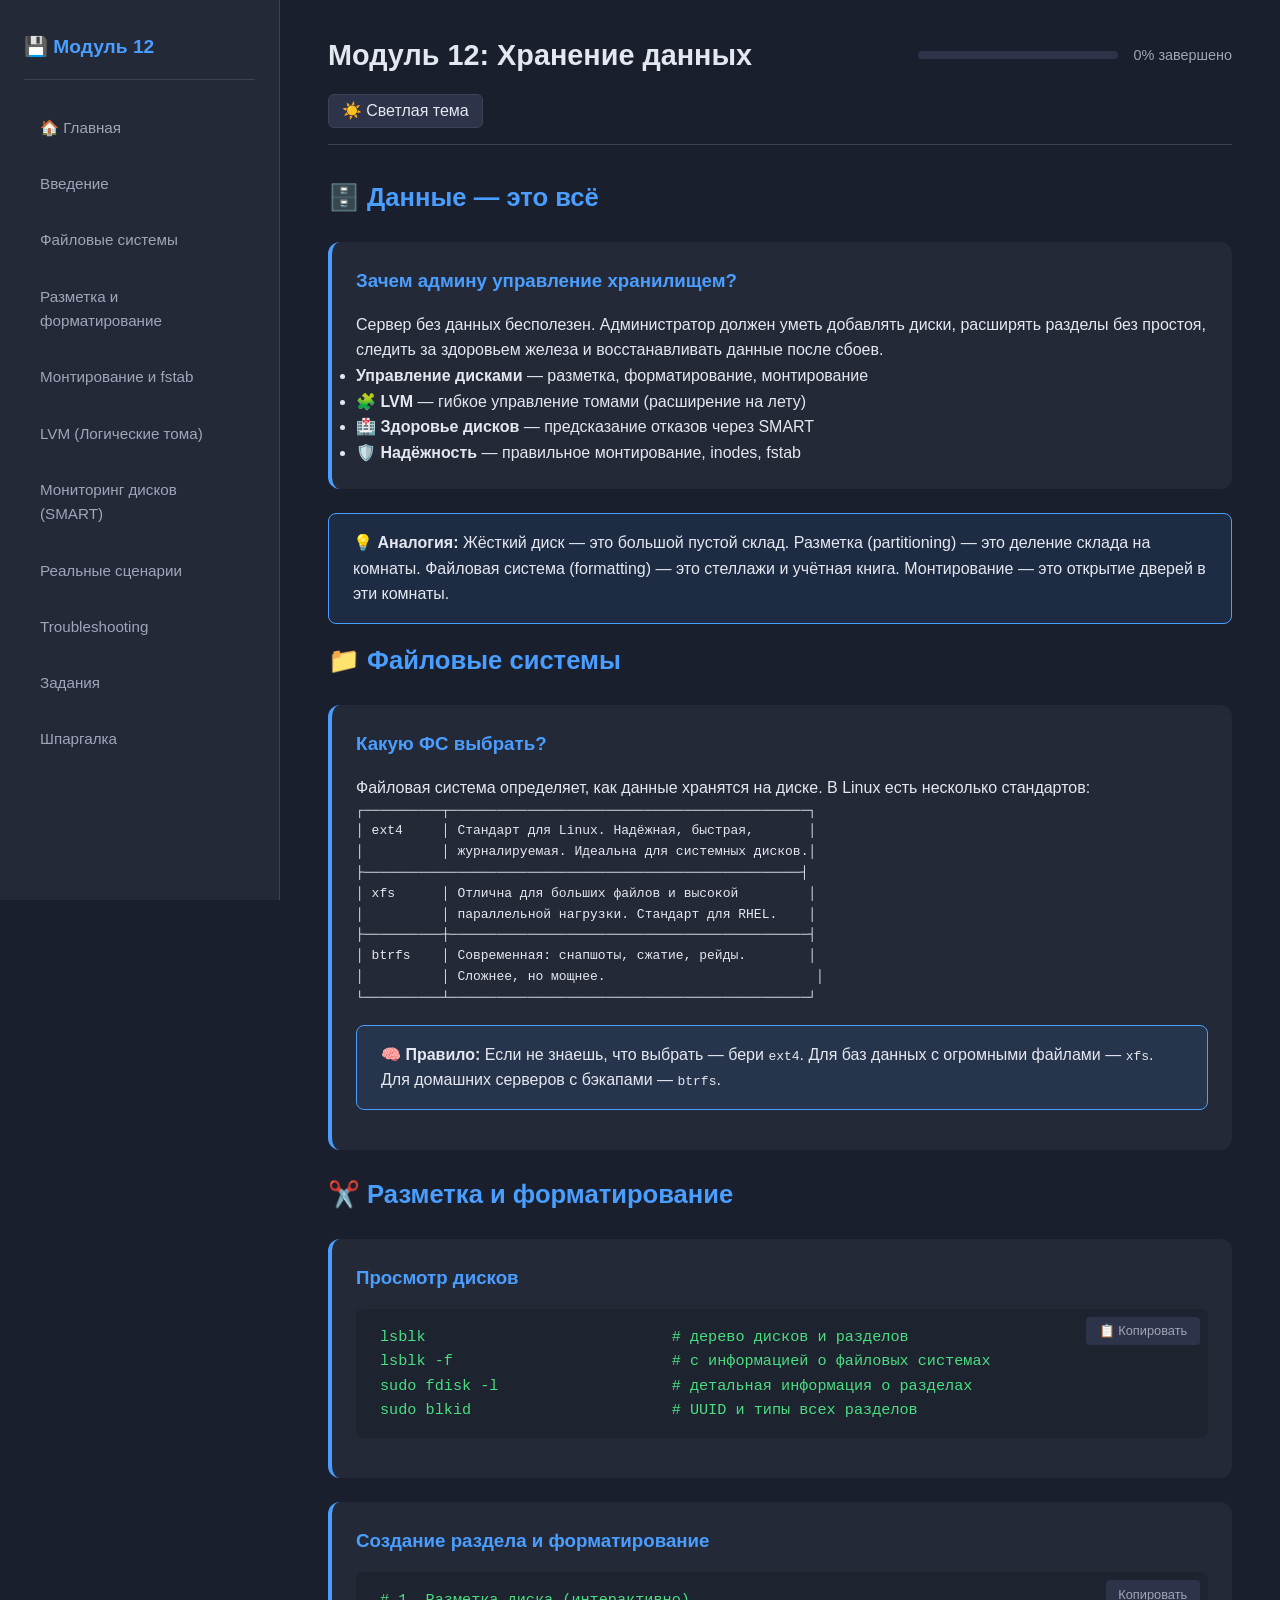
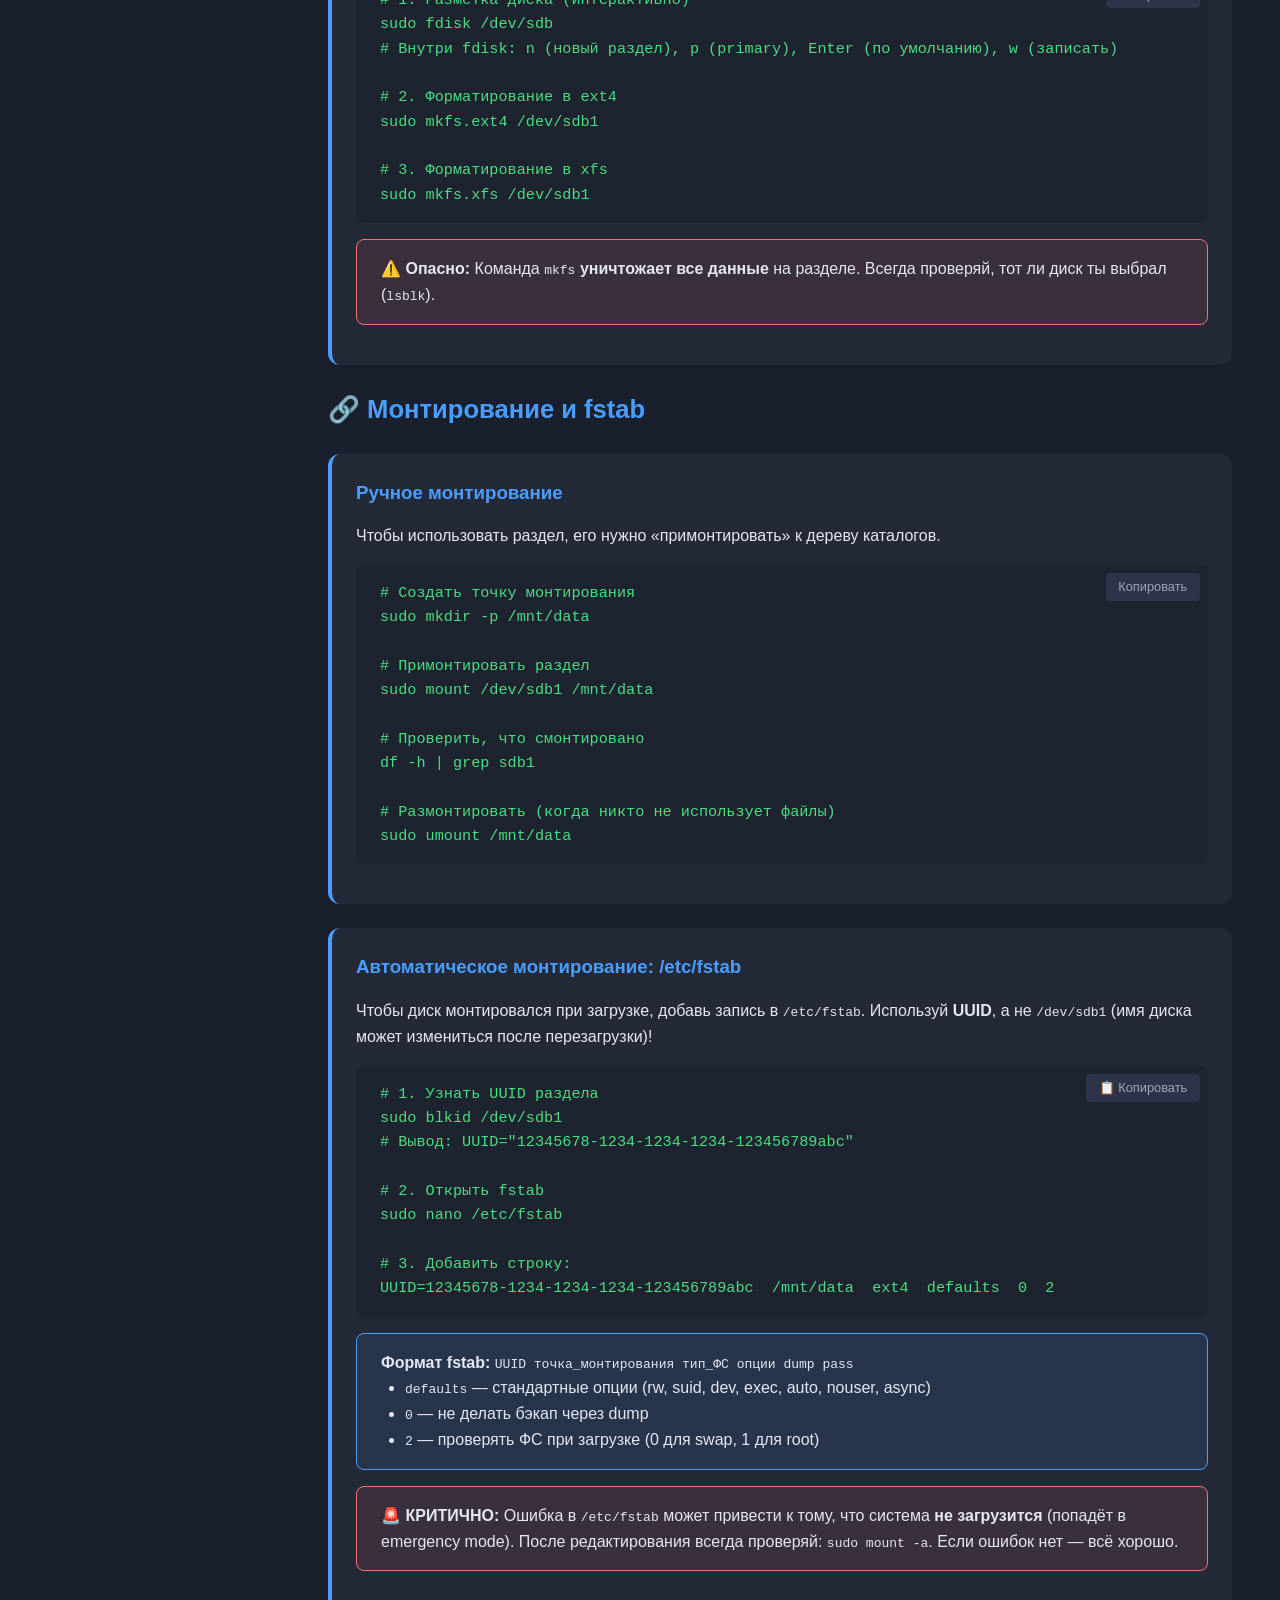
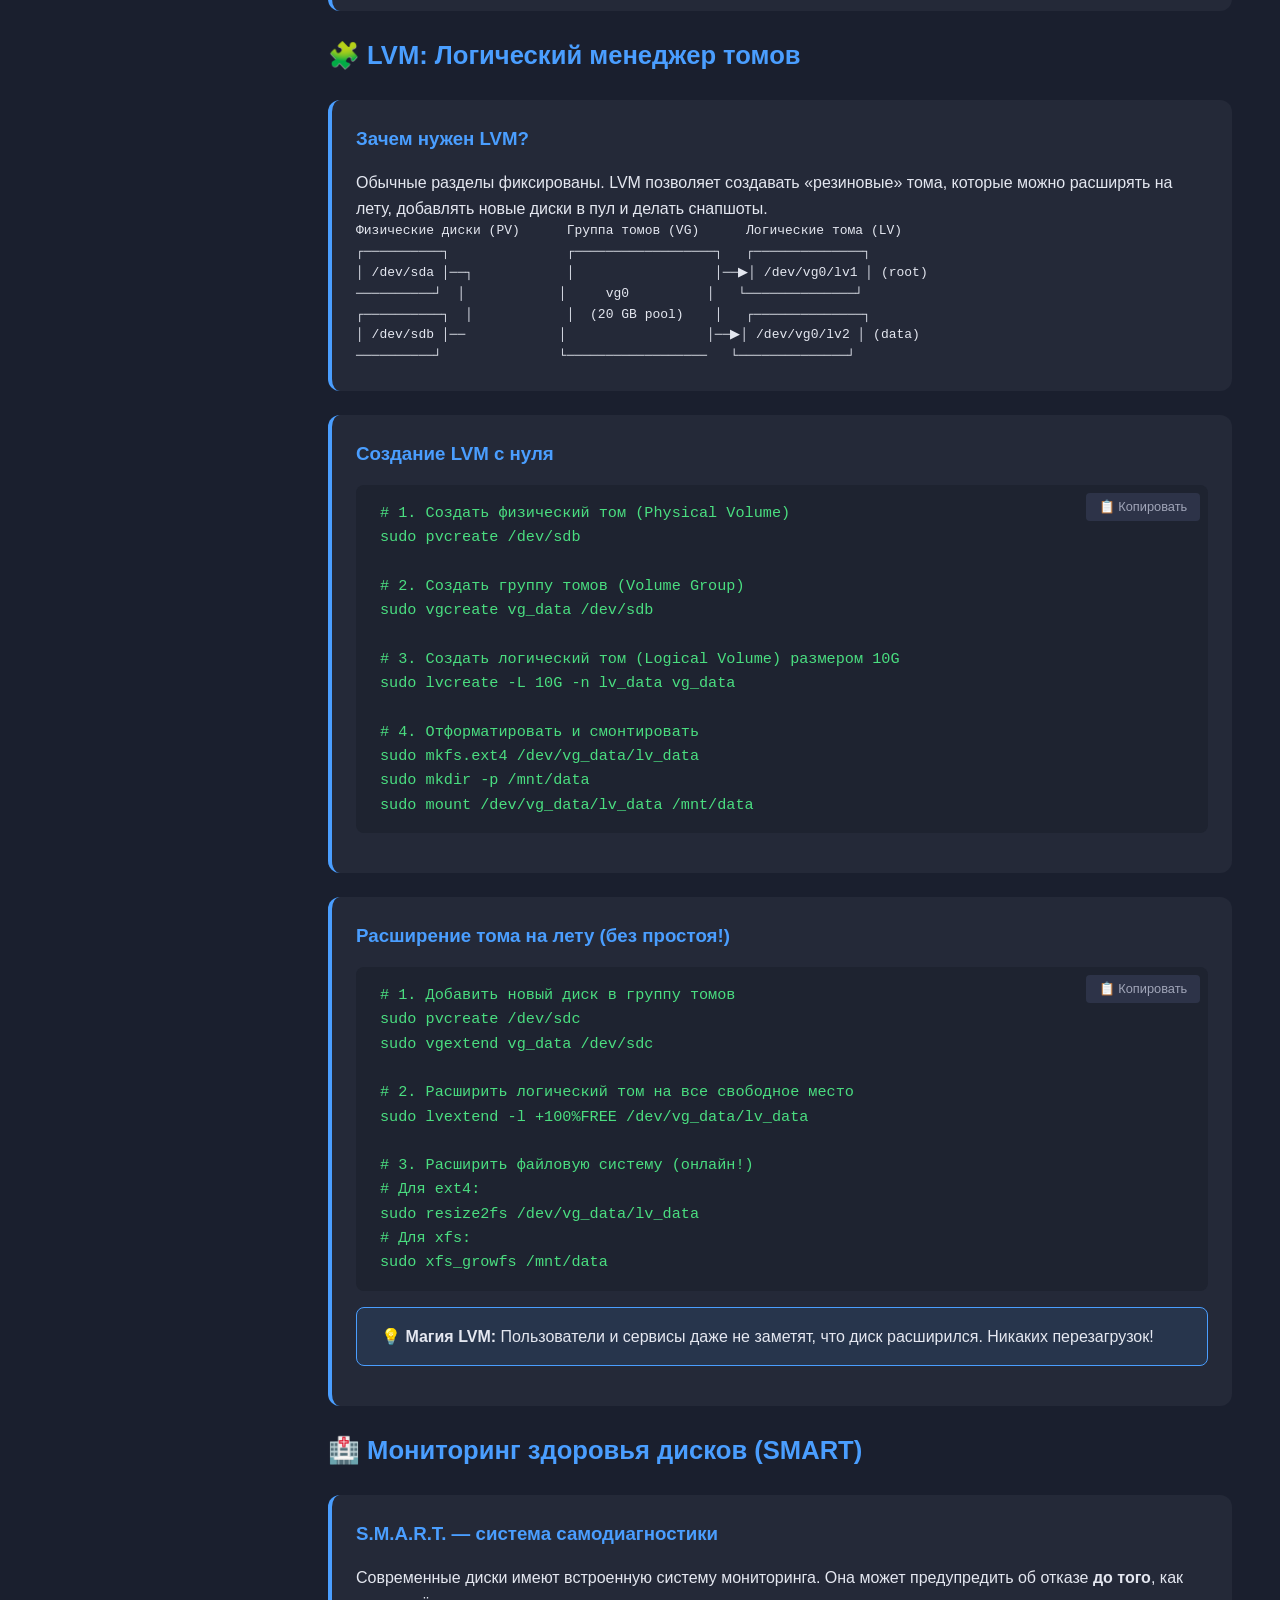
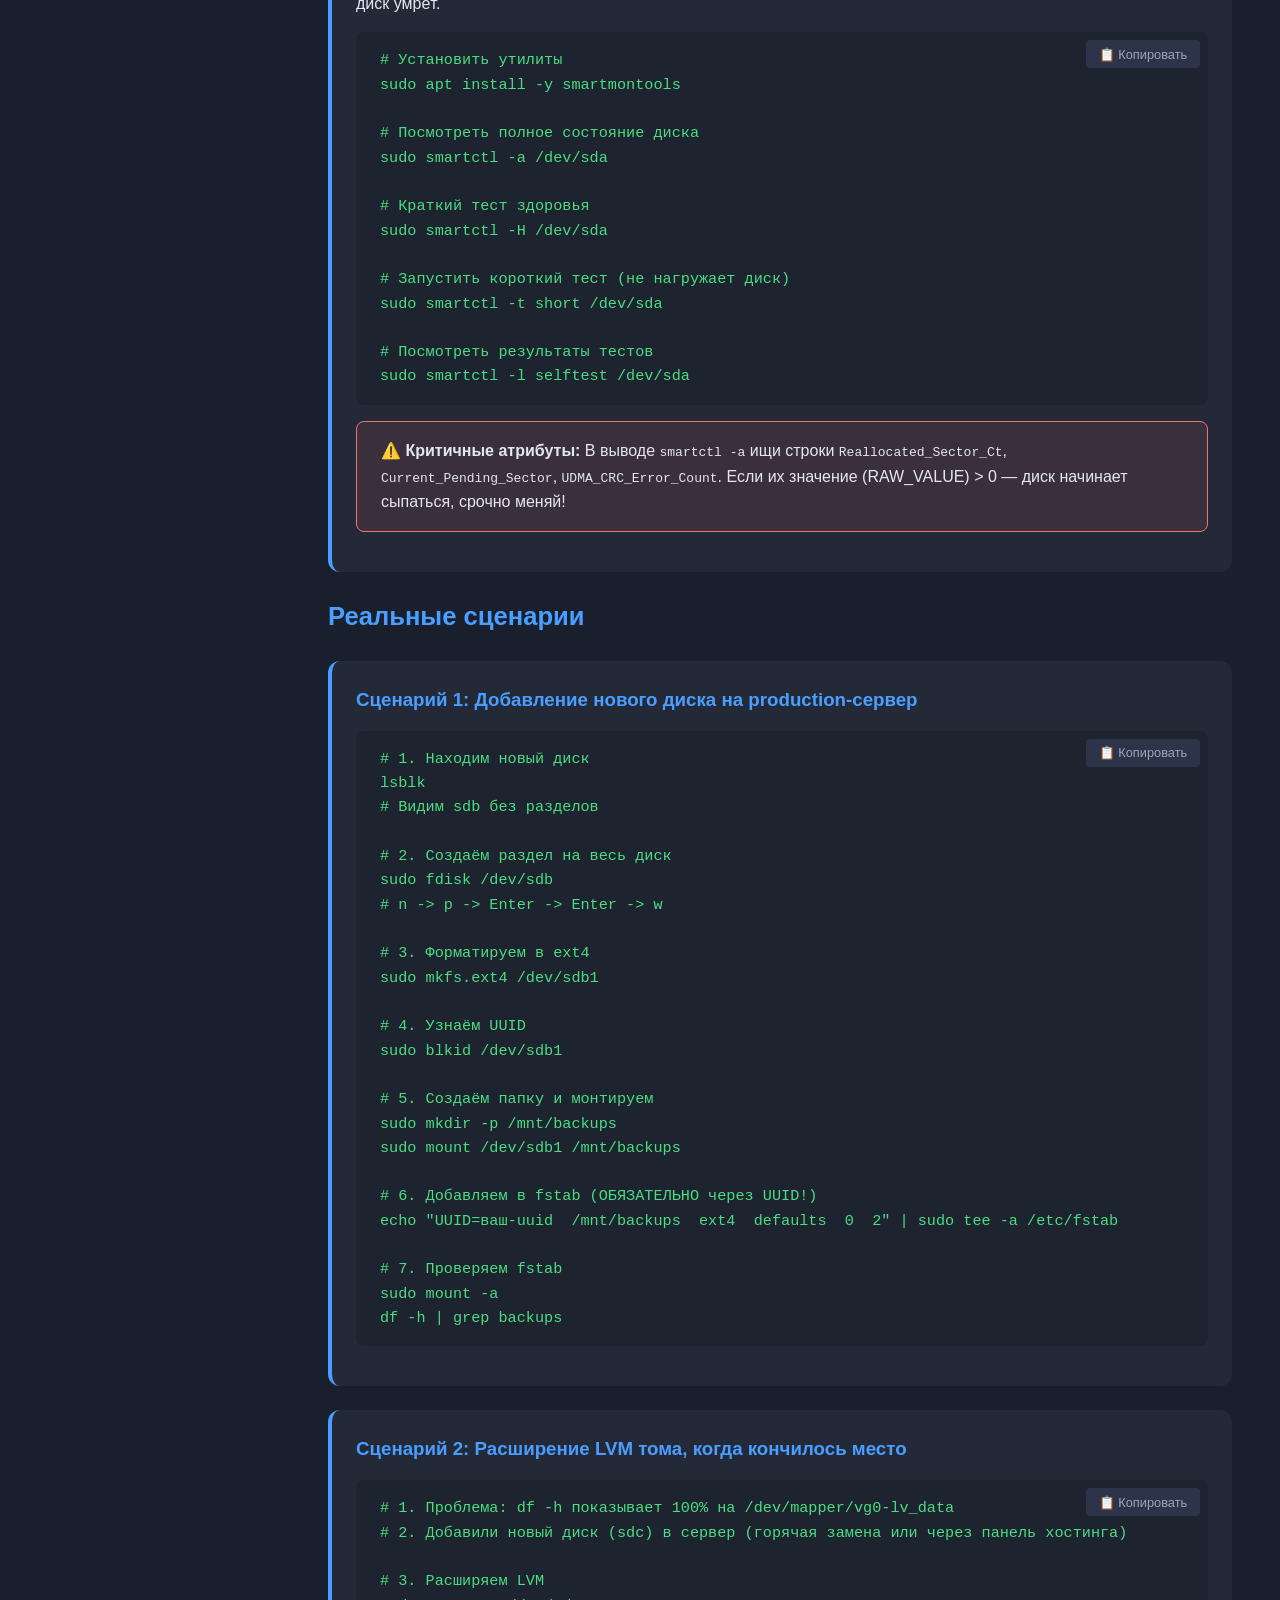
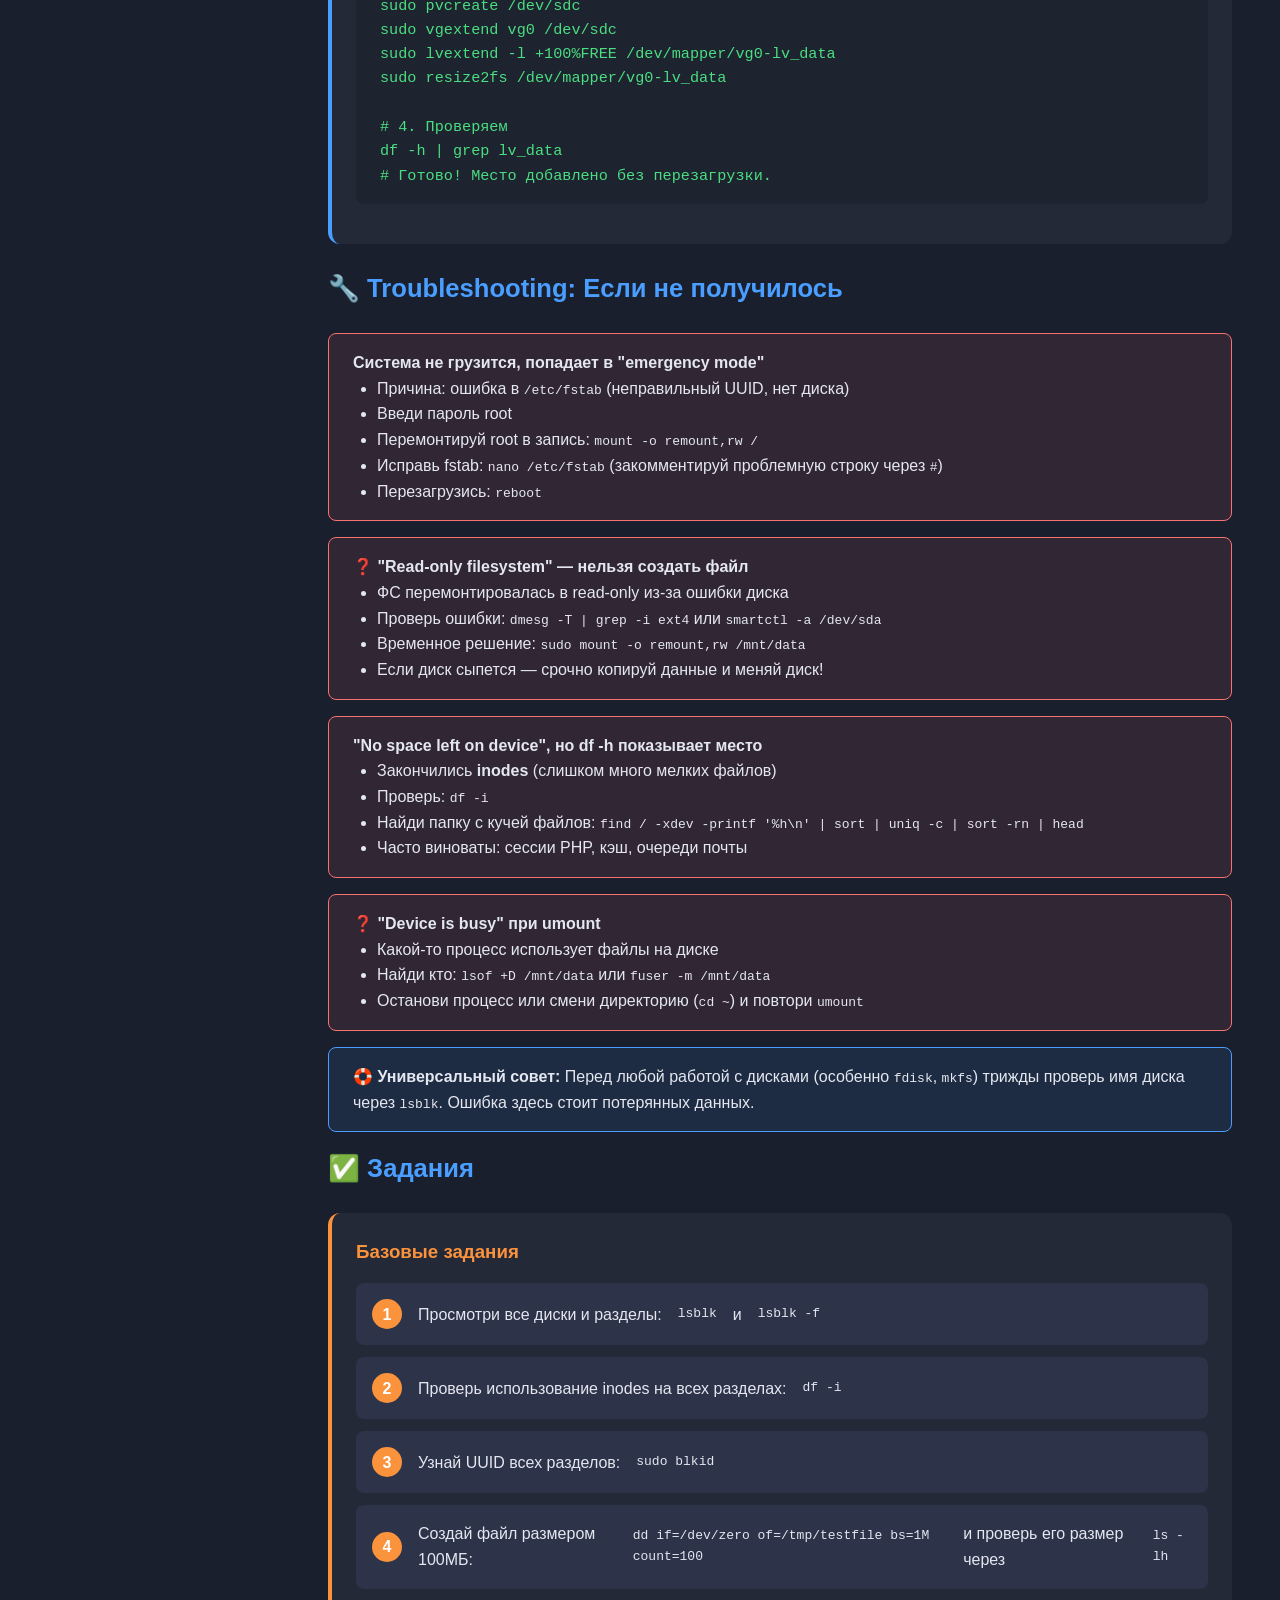
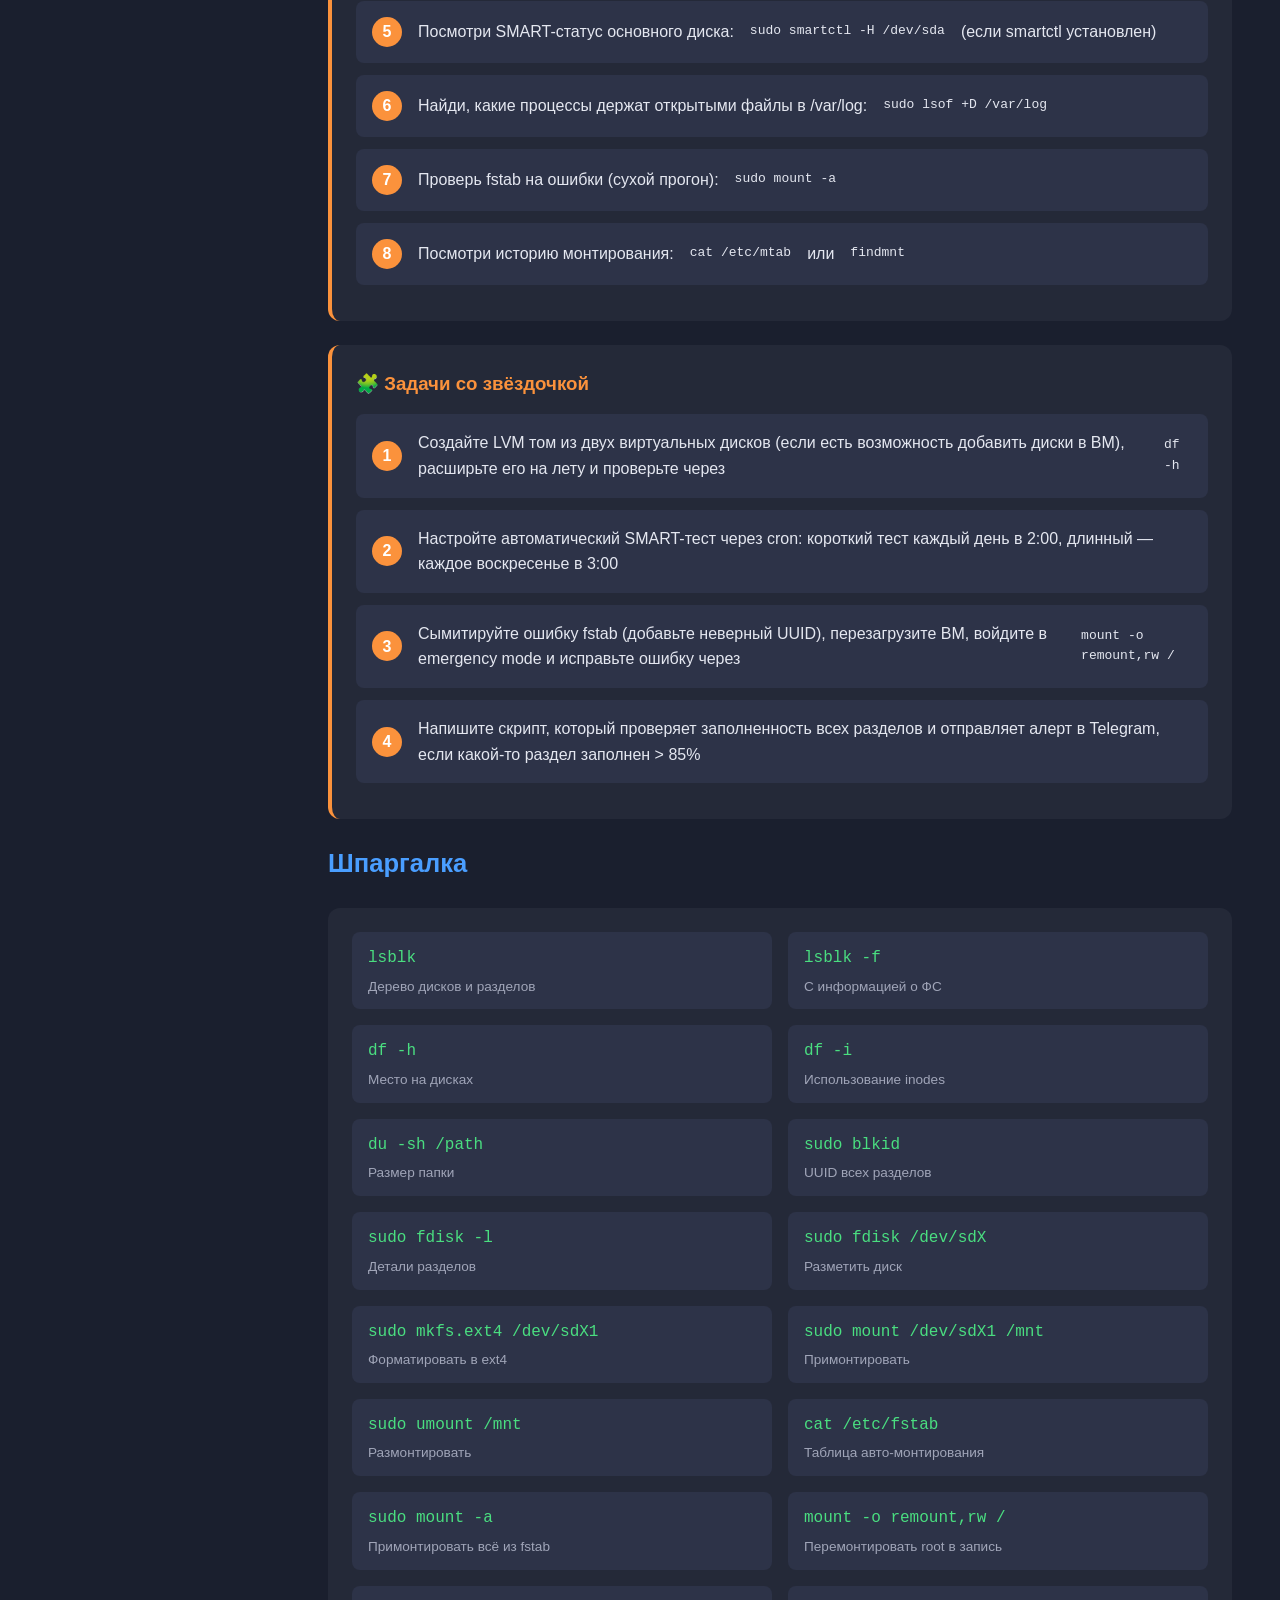
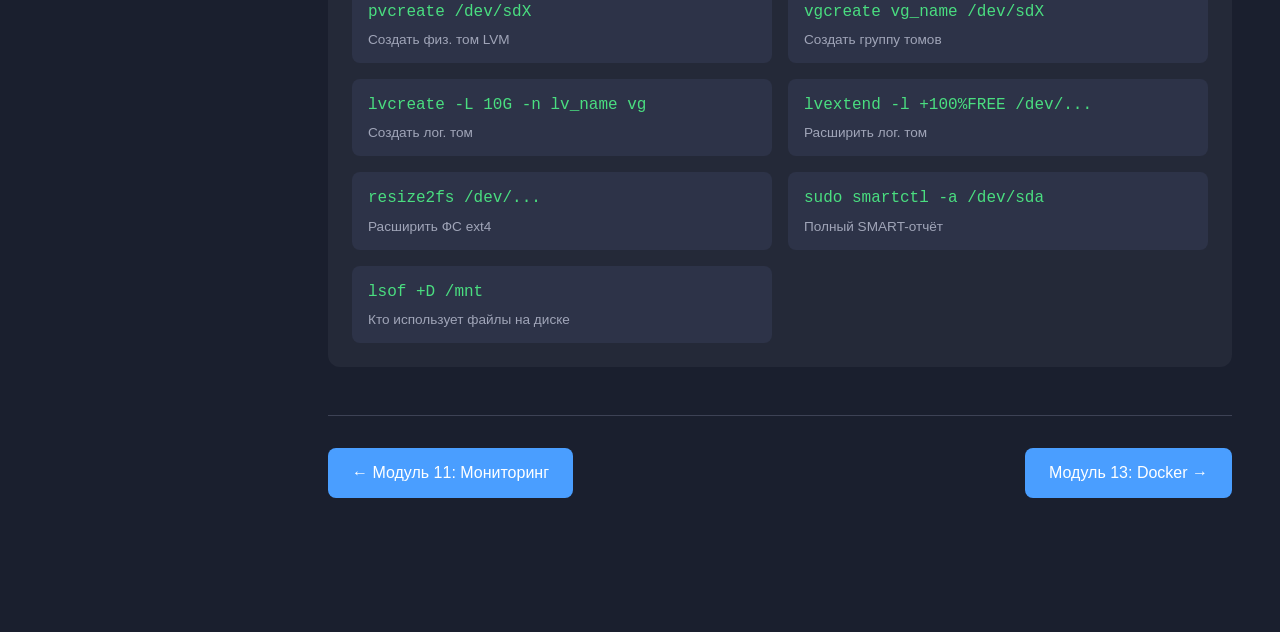
<file: modules/module12.html>
<!DOCTYPE html>
<html lang="ru">
<head>
    <meta charset="UTF-8">
    <meta name="viewport" content="width=device-width, initial-scale=1.0">
    <title>Модуль 12: Хранение данных - Linux Course</title>
    <link rel="stylesheet" href="../css/styles.css">
</head>
<body>
    <div class="container">
        <aside class="sidebar">
            <h2>💾 Модуль 12</h2>
            <ul class="nav-list">
                <li><a href="#intro" class="nav-item">Введение</a></li>
                <li><a href="#filesystems" class="nav-item">Файловые системы</a></li>
                <li><a href="#partitioning" class="nav-item">Разметка и форматирование</a></li>
                <li><a href="#mounting" class="nav-item">Монтирование и fstab</a></li>
                <li><a href="#lvm" class="nav-item">LVM (Логические тома)</a></li>
                <li><a href="#smart" class="nav-item">Мониторинг дисков (SMART)</a></li>
                <li><a href="#real-scenarios" class="nav-item">Реальные сценарии</a></li>
                <li><a href="#troubleshooting" class="nav-item">Troubleshooting</a></li>
                <li><a href="#tasks" class="nav-item">Задания</a></li>
                <li><a href="#cheatsheet" class="nav-item">Шпаргалка</a></li>
            </ul>
        </aside>

        <main class="main-content">
            <div class="header">
                <h1>Модуль 12: Хранение данных</h1>
                <div class="progress-container">
                    <div class="progress-bar">
                        <div class="progress-fill" id="progressFill" style="width: 0%"></div>
                    </div>
                    <span class="progress-text" id="progressText">0% завершено</span>
                </div>
                <button class="theme-toggle" id="themeToggleBtn">☀️ Светлая тема</button>
            </div>

            <!-- INTRO -->
            <section id="intro">
                <h2 class="section-title">🗄️ Данные — это всё</h2>
                <div class="theory-block">
                    <h3>Зачем админу управление хранилищем?</h3>
                    <p>Сервер без данных бесполезен. Администратор должен уметь добавлять диски, расширять разделы без простоя, следить за здоровьем железа и восстанавливать данные после сбоев.</p>
                    <ul>
                        <li><strong> Управление дисками</strong> — разметка, форматирование, монтирование</li>
                        <li><strong>🧩 LVM</strong> — гибкое управление томами (расширение на лету)</li>
                        <li><strong>🏥 Здоровье дисков</strong> — предсказание отказов через SMART</li>
                        <li><strong>🛡️ Надёжность</strong> — правильное монтирование, inodes, fstab</li>
                    </ul>
                </div>

                <div class="info-block">
                    <strong>💡 Аналогия:</strong> Жёсткий диск — это большой пустой склад. Разметка (partitioning) — это деление склада на комнаты. Файловая система (formatting) — это стеллажи и учётная книга. Монтирование — это открытие дверей в эти комнаты.
                </div>
            </section>

            <!-- FILESYSTEMS -->
            <section id="filesystems">
                <h2 class="section-title">📁 Файловые системы</h2>
                <div class="theory-block">
                    <h3>Какую ФС выбрать?</h3>
                    <p>Файловая система определяет, как данные хранятся на диске. В Linux есть несколько стандартов:</p>
                    
                    <pre>
┌──────────┬──────────────────────────────────────────────┐
│ ext4     │ Стандарт для Linux. Надёжная, быстрая,       │
│          │ журналируемая. Идеальна для системных дисков.│
├────────────────────────────────────────────────────────┤
│ xfs      │ Отлична для больших файлов и высокой         │
│          │ параллельной нагрузки. Стандарт для RHEL.    │
├──────────┼──────────────────────────────────────────────┤
│ btrfs    │ Современная: снапшоты, сжатие, рейды.        │
│          │ Сложнее, но мощнее.                           │
└──────────┴──────────────────────────────────────────────┘</pre>

                    <div class="info-block">
                        <strong>🧠 Правило:</strong> Если не знаешь, что выбрать — бери <code>ext4</code>. Для баз данных с огромными файлами — <code>xfs</code>. Для домашних серверов с бэкапами — <code>btrfs</code>.
                    </div>
                </div>
            </section>

            <!-- PARTITIONING -->
            <section id="partitioning">
                <h2 class="section-title">✂️ Разметка и форматирование</h2>
                <div class="theory-block">
                    <h3>Просмотр дисков</h3>
                    <div class="code-block">
                        <code>lsblk                           # дерево дисков и разделов
lsblk -f                        # с информацией о файловых системах
sudo fdisk -l                   # детальная информация о разделах
sudo blkid                      # UUID и типы всех разделов</code>
                        <button class="copy-btn" onclick="copyCode(this)">📋 Копировать</button>
                    </div>
                </div>

                <div class="theory-block">
                    <h3>Создание раздела и форматирование</h3>
                    <div class="code-block">
                        <code># 1. Разметка диска (интерактивно)
sudo fdisk /dev/sdb
# Внутри fdisk: n (новый раздел), p (primary), Enter (по умолчанию), w (записать)

# 2. Форматирование в ext4
sudo mkfs.ext4 /dev/sdb1

# 3. Форматирование в xfs
sudo mkfs.xfs /dev/sdb1</code>
                        <button class="copy-btn" onclick="copyCode(this)"> Копировать</button>
                    </div>
                    <div class="warning-block">
                        ⚠️ <strong>Опасно:</strong> Команда <code>mkfs</code> <strong>уничтожает все данные</strong> на разделе. Всегда проверяй, тот ли диск ты выбрал (<code>lsblk</code>).
                    </div>
                </div>
            </section>

            <!-- MOUNTING -->
            <section id="mounting">
                <h2 class="section-title">🔗 Монтирование и fstab</h2>
                <div class="theory-block">
                    <h3>Ручное монтирование</h3>
                    <p>Чтобы использовать раздел, его нужно «примонтировать» к дереву каталогов.</p>
                    <div class="code-block">
                        <code># Создать точку монтирования
sudo mkdir -p /mnt/data

# Примонтировать раздел
sudo mount /dev/sdb1 /mnt/data

# Проверить, что смонтировано
df -h | grep sdb1

# Размонтировать (когда никто не использует файлы)
sudo umount /mnt/data</code>
                        <button class="copy-btn" onclick="copyCode(this)"> Копировать</button>
                    </div>
                </div>

                <div class="theory-block">
                    <h3>Автоматическое монтирование: /etc/fstab</h3>
                    <p>Чтобы диск монтировался при загрузке, добавь запись в <code>/etc/fstab</code>. Используй <strong>UUID</strong>, а не <code>/dev/sdb1</code> (имя диска может измениться после перезагрузки)!</p>
                    <div class="code-block">
                        <code># 1. Узнать UUID раздела
sudo blkid /dev/sdb1
# Вывод: UUID="12345678-1234-1234-1234-123456789abc"

# 2. Открыть fstab
sudo nano /etc/fstab

# 3. Добавить строку:
UUID=12345678-1234-1234-1234-123456789abc  /mnt/data  ext4  defaults  0  2</code>
                        <button class="copy-btn" onclick="copyCode(this)">📋 Копировать</button>
                    </div>
                    <div class="info-block">
                        <strong> Формат fstab:</strong> <code>UUID  точка_монтирования  тип_ФС  опции  dump  pass</code>
                        <ul>
                            <li><code>defaults</code> — стандартные опции (rw, suid, dev, exec, auto, nouser, async)</li>
                            <li><code>0</code> — не делать бэкап через dump</li>
                            <li><code>2</code> — проверять ФС при загрузке (0 для swap, 1 для root)</li>
                        </ul>
                    </div>
                    <div class="warning-block">
                        🚨 <strong>КРИТИЧНО:</strong> Ошибка в <code>/etc/fstab</code> может привести к тому, что система <strong>не загрузится</strong> (попадёт в emergency mode). После редактирования всегда проверяй: <code>sudo mount -a</code>. Если ошибок нет — всё хорошо.
                    </div>
                </div>
            </section>

            <!-- LVM -->
            <section id="lvm">
                <h2 class="section-title">🧩 LVM: Логический менеджер томов</h2>
                <div class="theory-block">
                    <h3>Зачем нужен LVM?</h3>
                    <p>Обычные разделы фиксированы. LVM позволяет создавать «резиновые» тома, которые можно расширять на лету, добавлять новые диски в пул и делать снапшоты.</p>
                    <pre>
Физические диски (PV)      Группа томов (VG)      Логические тома (LV)
┌──────────┐               ┌──────────────────┐   ┌──────────────┐
│ /dev/sda │──┐            │                  │──▶│ /dev/vg0/lv1 │ (root)
──────────┘  │            │     vg0          │   └──────────────┘
┌──────────┐  │            │  (20 GB pool)    │   ┌──────────────┐
│ /dev/sdb │──            │                  │──▶│ /dev/vg0/lv2 │ (data)
──────────┘               └──────────────────   └──────────────┘</pre>
                </div>

                <div class="theory-block">
                    <h3>Создание LVM с нуля</h3>
                    <div class="code-block">
                        <code># 1. Создать физический том (Physical Volume)
sudo pvcreate /dev/sdb

# 2. Создать группу томов (Volume Group)
sudo vgcreate vg_data /dev/sdb

# 3. Создать логический том (Logical Volume) размером 10G
sudo lvcreate -L 10G -n lv_data vg_data

# 4. Отформатировать и смонтировать
sudo mkfs.ext4 /dev/vg_data/lv_data
sudo mkdir -p /mnt/data
sudo mount /dev/vg_data/lv_data /mnt/data</code>
                        <button class="copy-btn" onclick="copyCode(this)">📋 Копировать</button>
                    </div>
                </div>

                <div class="theory-block">
                    <h3>Расширение тома на лету (без простоя!)</h3>
                    <div class="code-block">
                        <code># 1. Добавить новый диск в группу томов
sudo pvcreate /dev/sdc
sudo vgextend vg_data /dev/sdc

# 2. Расширить логический том на все свободное место
sudo lvextend -l +100%FREE /dev/vg_data/lv_data

# 3. Расширить файловую систему (онлайн!)
# Для ext4:
sudo resize2fs /dev/vg_data/lv_data
# Для xfs:
sudo xfs_growfs /mnt/data</code>
                        <button class="copy-btn" onclick="copyCode(this)">📋 Копировать</button>
                    </div>
                    <div class="info-block">
                        <strong>💡 Магия LVM:</strong> Пользователи и сервисы даже не заметят, что диск расширился. Никаких перезагрузок!
                    </div>
                </div>
            </section>

            <!-- SMART -->
            <section id="smart">
                <h2 class="section-title">🏥 Мониторинг здоровья дисков (SMART)</h2>
                <div class="theory-block">
                    <h3>S.M.A.R.T. — система самодиагностики</h3>
                    <p>Современные диски имеют встроенную систему мониторинга. Она может предупредить об отказе <strong>до того</strong>, как диск умрёт.</p>
                    <div class="code-block">
                        <code># Установить утилиты
sudo apt install -y smartmontools

# Посмотреть полное состояние диска
sudo smartctl -a /dev/sda

# Краткий тест здоровья
sudo smartctl -H /dev/sda

# Запустить короткий тест (не нагружает диск)
sudo smartctl -t short /dev/sda

# Посмотреть результаты тестов
sudo smartctl -l selftest /dev/sda</code>
                        <button class="copy-btn" onclick="copyCode(this)">📋 Копировать</button>
                    </div>
                    <div class="warning-block">
                        ⚠️ <strong>Критичные атрибуты:</strong> В выводе <code>smartctl -a</code> ищи строки <code>Reallocated_Sector_Ct</code>, <code>Current_Pending_Sector</code>, <code>UDMA_CRC_Error_Count</code>. Если их значение (RAW_VALUE) > 0 — диск начинает сыпаться, срочно меняй!
                    </div>
                </div>
            </section>

            <!-- REAL SCENARIOS -->
            <section id="real-scenarios">
                <h2 class="section-title"> Реальные сценарии</h2>
                <div class="theory-block">
                    <h3>Сценарий 1: Добавление нового диска на production-сервер</h3>
                    <div class="code-block">
                        <code># 1. Находим новый диск
lsblk
# Видим sdb без разделов

# 2. Создаём раздел на весь диск
sudo fdisk /dev/sdb
# n -> p -> Enter -> Enter -> w

# 3. Форматируем в ext4
sudo mkfs.ext4 /dev/sdb1

# 4. Узнаём UUID
sudo blkid /dev/sdb1

# 5. Создаём папку и монтируем
sudo mkdir -p /mnt/backups
sudo mount /dev/sdb1 /mnt/backups

# 6. Добавляем в fstab (ОБЯЗАТЕЛЬНО через UUID!)
echo "UUID=ваш-uuid  /mnt/backups  ext4  defaults  0  2" | sudo tee -a /etc/fstab

# 7. Проверяем fstab
sudo mount -a
df -h | grep backups</code>
                        <button class="copy-btn" onclick="copyCode(this)">📋 Копировать</button>
                    </div>
                </div>

                <div class="theory-block">
                    <h3>Сценарий 2: Расширение LVM тома, когда кончилось место</h3>
                    <div class="code-block">
                        <code># 1. Проблема: df -h показывает 100% на /dev/mapper/vg0-lv_data
# 2. Добавили новый диск (sdc) в сервер (горячая замена или через панель хостинга)

# 3. Расширяем LVM
sudo pvcreate /dev/sdc
sudo vgextend vg0 /dev/sdc
sudo lvextend -l +100%FREE /dev/mapper/vg0-lv_data
sudo resize2fs /dev/mapper/vg0-lv_data

# 4. Проверяем
df -h | grep lv_data
# Готово! Место добавлено без перезагрузки.</code>
                        <button class="copy-btn" onclick="copyCode(this)">📋 Копировать</button>
                    </div>
                </div>
            </section>

            <!-- TROUBLESHOOTING -->
            <section id="troubleshooting">
                <h2 class="section-title">🔧 Troubleshooting: Если не получилось</h2>
                <div class="warning-block">
                    <strong> Система не грузится, попадает в "emergency mode"</strong>
                    <ul>
                        <li>Причина: ошибка в <code>/etc/fstab</code> (неправильный UUID, нет диска)</li>
                        <li>Введи пароль root</li>
                        <li>Перемонтируй root в запись: <code>mount -o remount,rw /</code></li>
                        <li>Исправь fstab: <code>nano /etc/fstab</code> (закомментируй проблемную строку через <code>#</code>)</li>
                        <li>Перезагрузись: <code>reboot</code></li>
                    </ul>
                </div>

                <div class="warning-block">
                    <strong>❓ "Read-only filesystem" — нельзя создать файл</strong>
                    <ul>
                        <li>ФС перемонтировалась в read-only из-за ошибки диска</li>
                        <li>Проверь ошибки: <code>dmesg -T | grep -i ext4</code> или <code>smartctl -a /dev/sda</code></li>
                        <li>Временное решение: <code>sudo mount -o remount,rw /mnt/data</code></li>
                        <li>Если диск сыпется — срочно копируй данные и меняй диск!</li>
                    </ul>
                </div>

                <div class="warning-block">
                    <strong> "No space left on device", но df -h показывает место</strong>
                    <ul>
                        <li>Закончились <strong>inodes</strong> (слишком много мелких файлов)</li>
                        <li>Проверь: <code>df -i</code></li>
                        <li>Найди папку с кучей файлов: <code>find / -xdev -printf '%h\n' | sort | uniq -c | sort -rn | head</code></li>
                        <li>Часто виноваты: сессии PHP, кэш, очереди почты</li>
                    </ul>
                </div>

                <div class="warning-block">
                    <strong>❓ "Device is busy" при umount</strong>
                    <ul>
                        <li>Какой-то процесс использует файлы на диске</li>
                        <li>Найди кто: <code>lsof +D /mnt/data</code> или <code>fuser -m /mnt/data</code></li>
                        <li>Останови процесс или смени директорию (<code>cd ~</code>) и повтори <code>umount</code></li>
                    </ul>
                </div>

                <div class="info-block">
                    <strong>🛟 Универсальный совет:</strong> Перед любой работой с дисками (особенно <code>fdisk</code>, <code>mkfs</code>) трижды проверь имя диска через <code>lsblk</code>. Ошибка здесь стоит потерянных данных.
                </div>
            </section>

            <!-- TASKS -->
            <section id="tasks">
                <h2 class="section-title">✅ Задания</h2>
                <div class="task-block">
                    <h3>Базовые задания</h3>
                    <ul class="task-list">
                        <li class="task-item">Просмотри все диски и разделы: <code>lsblk</code> и <code>lsblk -f</code></li>
                        <li class="task-item">Проверь использование inodes на всех разделах: <code>df -i</code></li>
                        <li class="task-item">Узнай UUID всех разделов: <code>sudo blkid</code></li>
                        <li class="task-item">Создай файл размером 100МБ: <code>dd if=/dev/zero of=/tmp/testfile bs=1M count=100</code> и проверь его размер через <code>ls -lh</code></li>
                        <li class="task-item">Посмотри SMART-статус основного диска: <code>sudo smartctl -H /dev/sda</code> (если smartctl установлен)</li>
                        <li class="task-item">Найди, какие процессы держат открытыми файлы в /var/log: <code>sudo lsof +D /var/log</code></li>
                        <li class="task-item">Проверь fstab на ошибки (сухой прогон): <code>sudo mount -a</code></li>
                        <li class="task-item">Посмотри историю монтирования: <code>cat /etc/mtab</code> или <code>findmnt</code></li>
                    </ul>
                </div>

                <div class="task-block">
                    <h3>🧩 Задачи со звёздочкой</h3>
                    <ul class="task-list">
                        <li class="task-item">Создайте LVM том из двух виртуальных дисков (если есть возможность добавить диски в ВМ), расширьте его на лету и проверьте через <code>df -h</code></li>
                        <li class="task-item">Настройте автоматический SMART-тест через cron: короткий тест каждый день в 2:00, длинный — каждое воскресенье в 3:00</li>
                        <li class="task-item">Сымитируйте ошибку fstab (добавьте неверный UUID), перезагрузите ВМ, войдите в emergency mode и исправьте ошибку через <code>mount -o remount,rw /</code></li>
                        <li class="task-item">Напишите скрипт, который проверяет заполненность всех разделов и отправляет алерт в Telegram, если какой-то раздел заполнен > 85%</li>
                    </ul>
                </div>
            </section>

            <!-- CHEATSHEET -->
            <section id="cheatsheet">
                <h2 class="section-title"> Шпаргалка</h2>
                <div class="cheat-sheet">
                    <div class="cheat-grid">
                        <div class="cheat-item">
                            <code>lsblk</code>
                            <p>Дерево дисков и разделов</p>
                        </div>
                        <div class="cheat-item">
                            <code>lsblk -f</code>
                            <p>С информацией о ФС</p>
                        </div>
                        <div class="cheat-item">
                            <code>df -h</code>
                            <p>Место на дисках</p>
                        </div>
                        <div class="cheat-item">
                            <code>df -i</code>
                            <p>Использование inodes</p>
                        </div>
                        <div class="cheat-item">
                            <code>du -sh /path</code>
                            <p>Размер папки</p>
                        </div>
                        <div class="cheat-item">
                            <code>sudo blkid</code>
                            <p>UUID всех разделов</p>
                        </div>
                        <div class="cheat-item">
                            <code>sudo fdisk -l</code>
                            <p>Детали разделов</p>
                        </div>
                        <div class="cheat-item">
                            <code>sudo fdisk /dev/sdX</code>
                            <p>Разметить диск</p>
                        </div>
                        <div class="cheat-item">
                            <code>sudo mkfs.ext4 /dev/sdX1</code>
                            <p>Форматировать в ext4</p>
                        </div>
                        <div class="cheat-item">
                            <code>sudo mount /dev/sdX1 /mnt</code>
                            <p>Примонтировать</p>
                        </div>
                        <div class="cheat-item">
                            <code>sudo umount /mnt</code>
                            <p>Размонтировать</p>
                        </div>
                        <div class="cheat-item">
                            <code>cat /etc/fstab</code>
                            <p>Таблица авто-монтирования</p>
                        </div>
                        <div class="cheat-item">
                            <code>sudo mount -a</code>
                            <p>Примонтировать всё из fstab</p>
                        </div>
                        <div class="cheat-item">
                            <code>mount -o remount,rw /</code>
                            <p>Перемонтировать root в запись</p>
                        </div>
                        <div class="cheat-item">
                            <code>pvcreate /dev/sdX</code>
                            <p>Создать физ. том LVM</p>
                        </div>
                        <div class="cheat-item">
                            <code>vgcreate vg_name /dev/sdX</code>
                            <p>Создать группу томов</p>
                        </div>
                        <div class="cheat-item">
                            <code>lvcreate -L 10G -n lv_name vg</code>
                            <p>Создать лог. том</p>
                        </div>
                        <div class="cheat-item">
                            <code>lvextend -l +100%FREE /dev/...</code>
                            <p>Расширить лог. том</p>
                        </div>
                        <div class="cheat-item">
                            <code>resize2fs /dev/...</code>
                            <p>Расширить ФС ext4</p>
                        </div>
                        <div class="cheat-item">
                            <code>sudo smartctl -a /dev/sda</code>
                            <p>Полный SMART-отчёт</p>
                        </div>
                        <div class="cheat-item">
                            <code>lsof +D /mnt</code>
                            <p>Кто использует файлы на диске</p>
                        </div>
                    </div>
                </div>
            </section>

            <div class="nav-buttons">
                <a href="module11.html" class="nav-btn">← Модуль 11: Мониторинг</a>
                <a href="module13.html" class="nav-btn">Модуль 13: Docker →</a>
            </div>
        </main>
    </div>

    <script src="../js/main.js"></script>
</body>
</html>
</file>
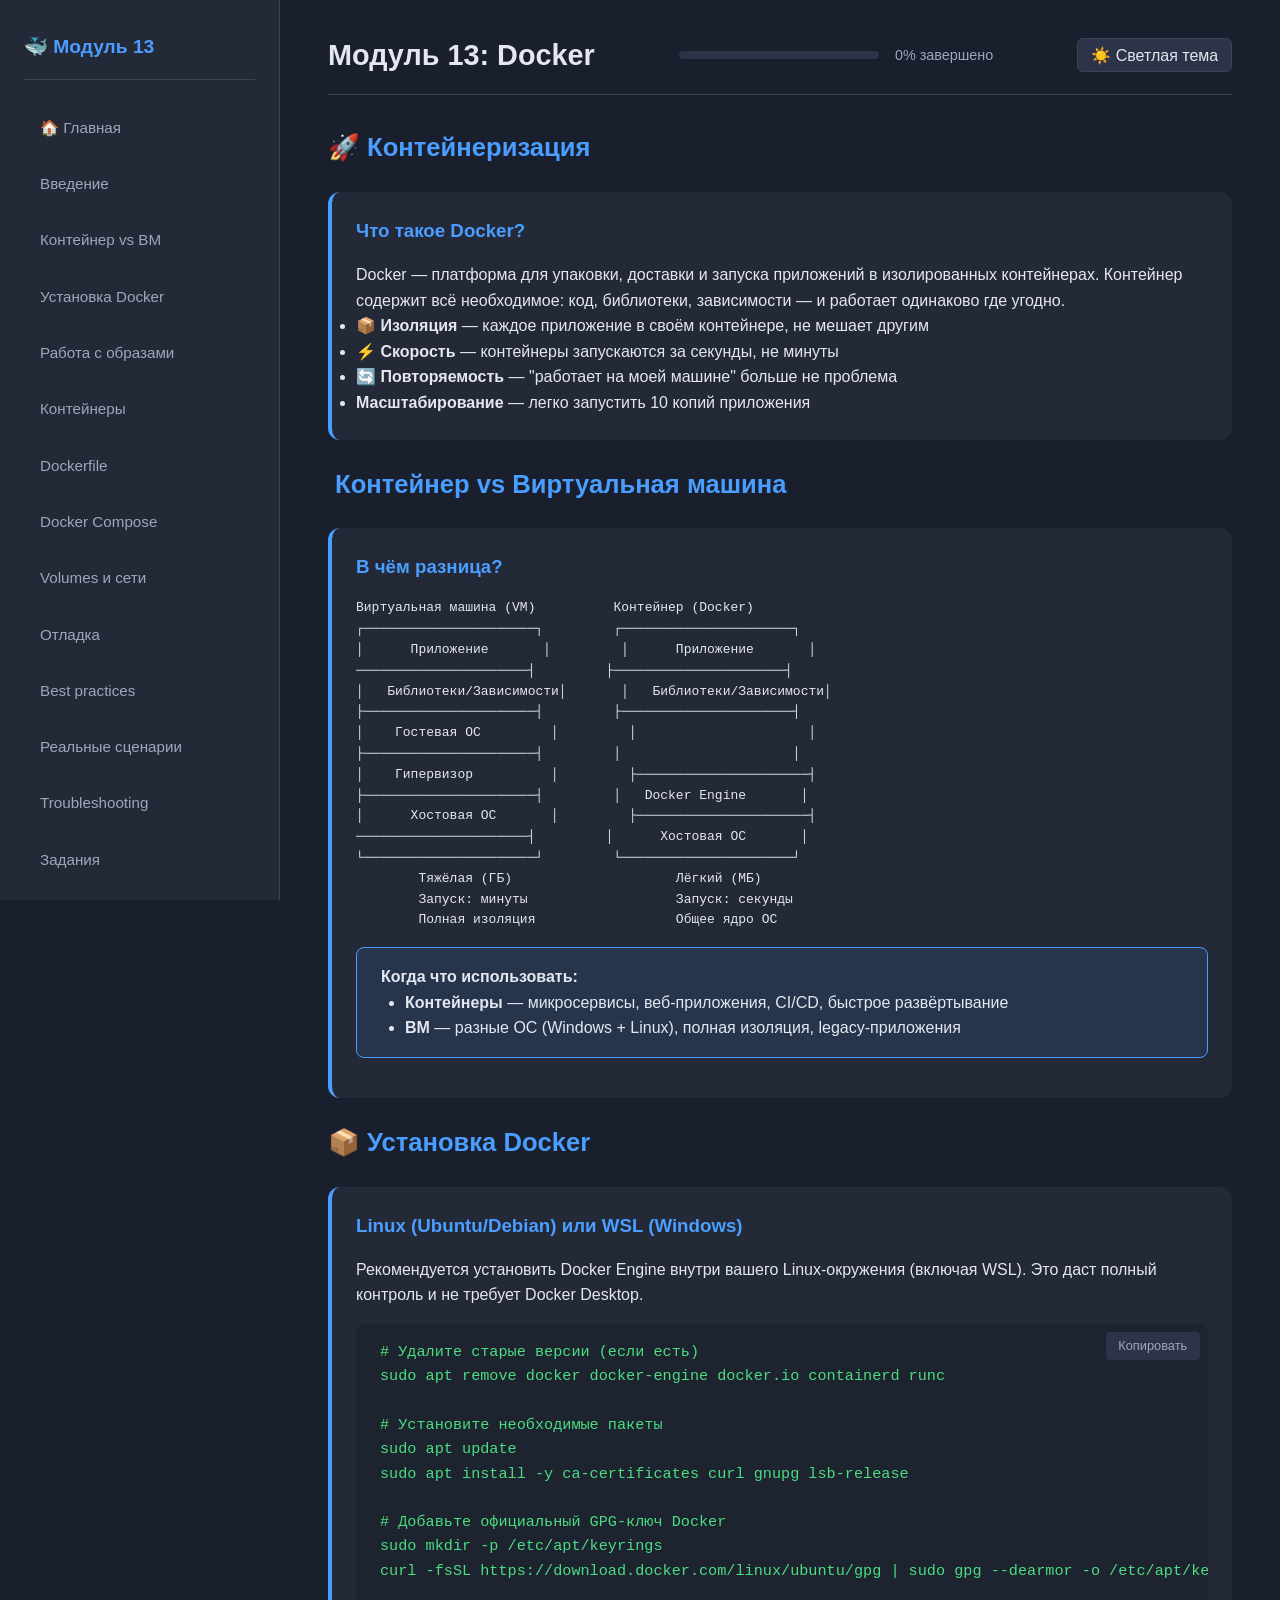
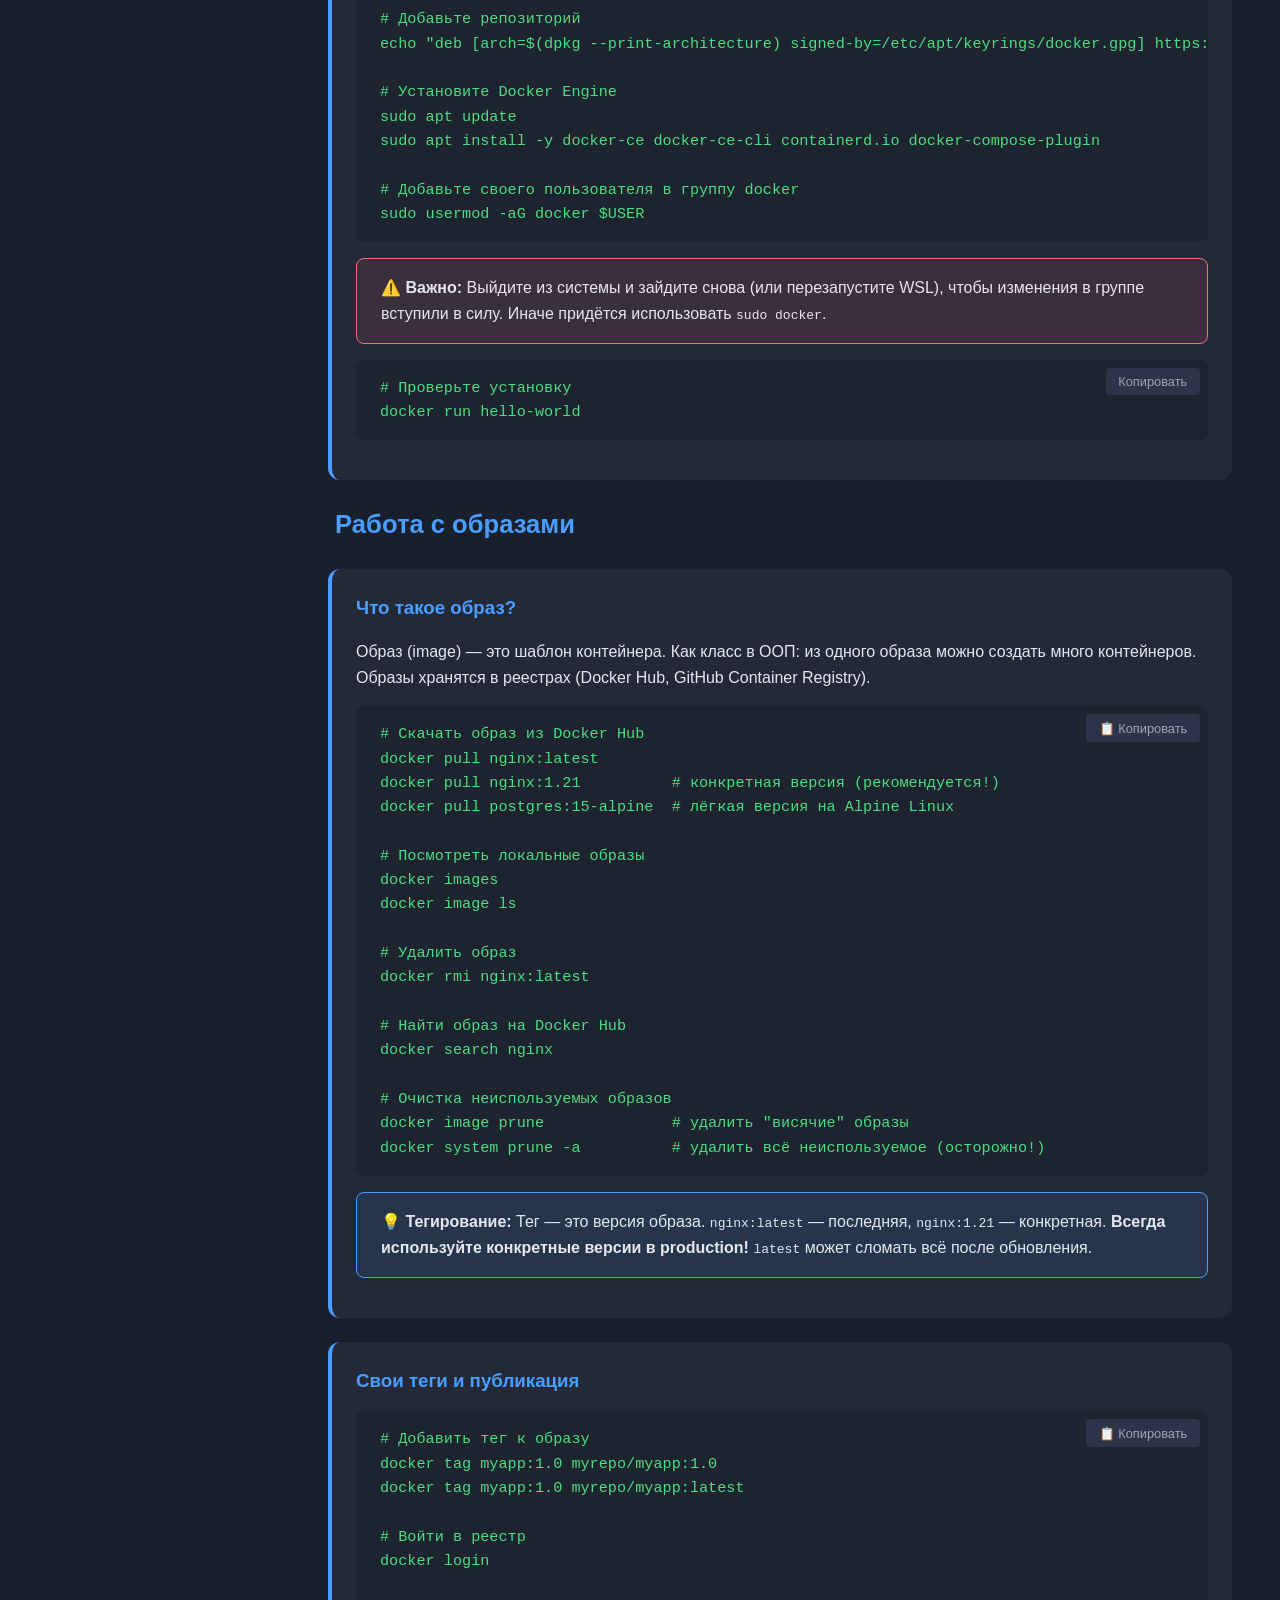
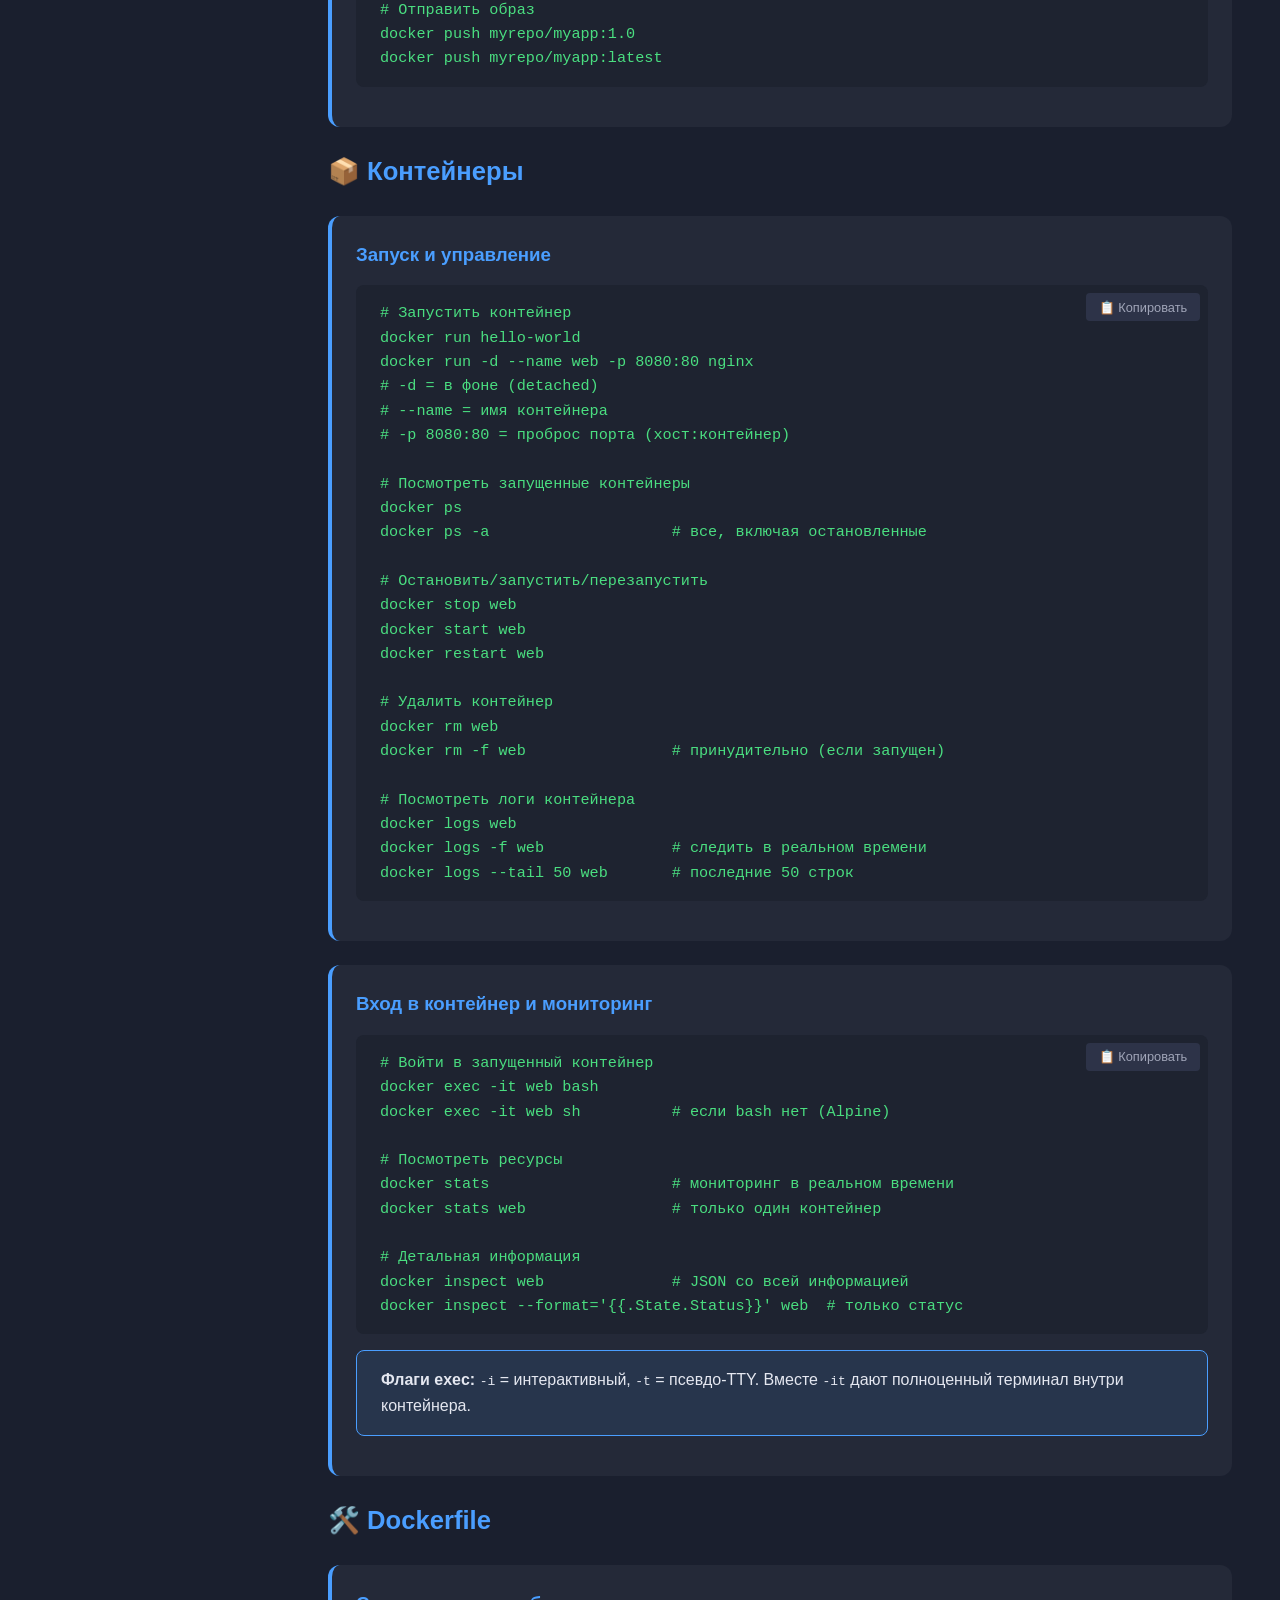
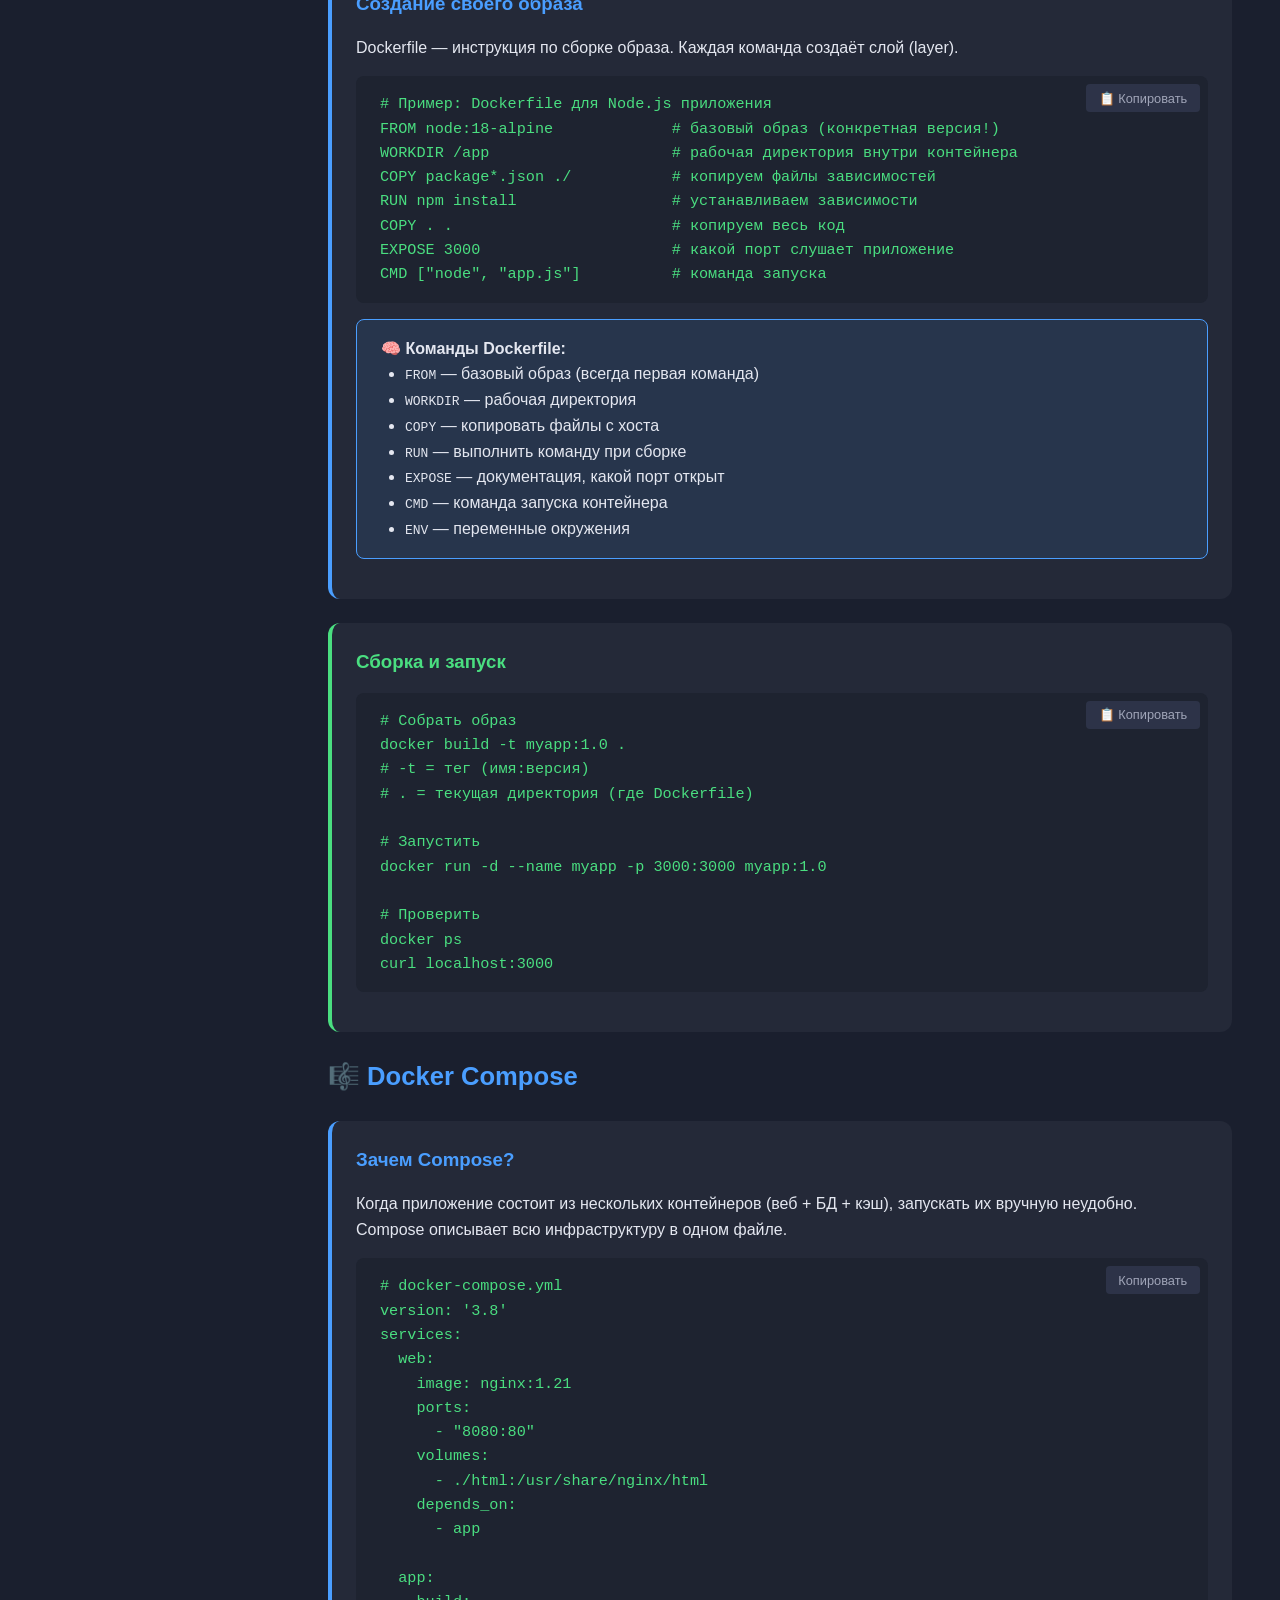
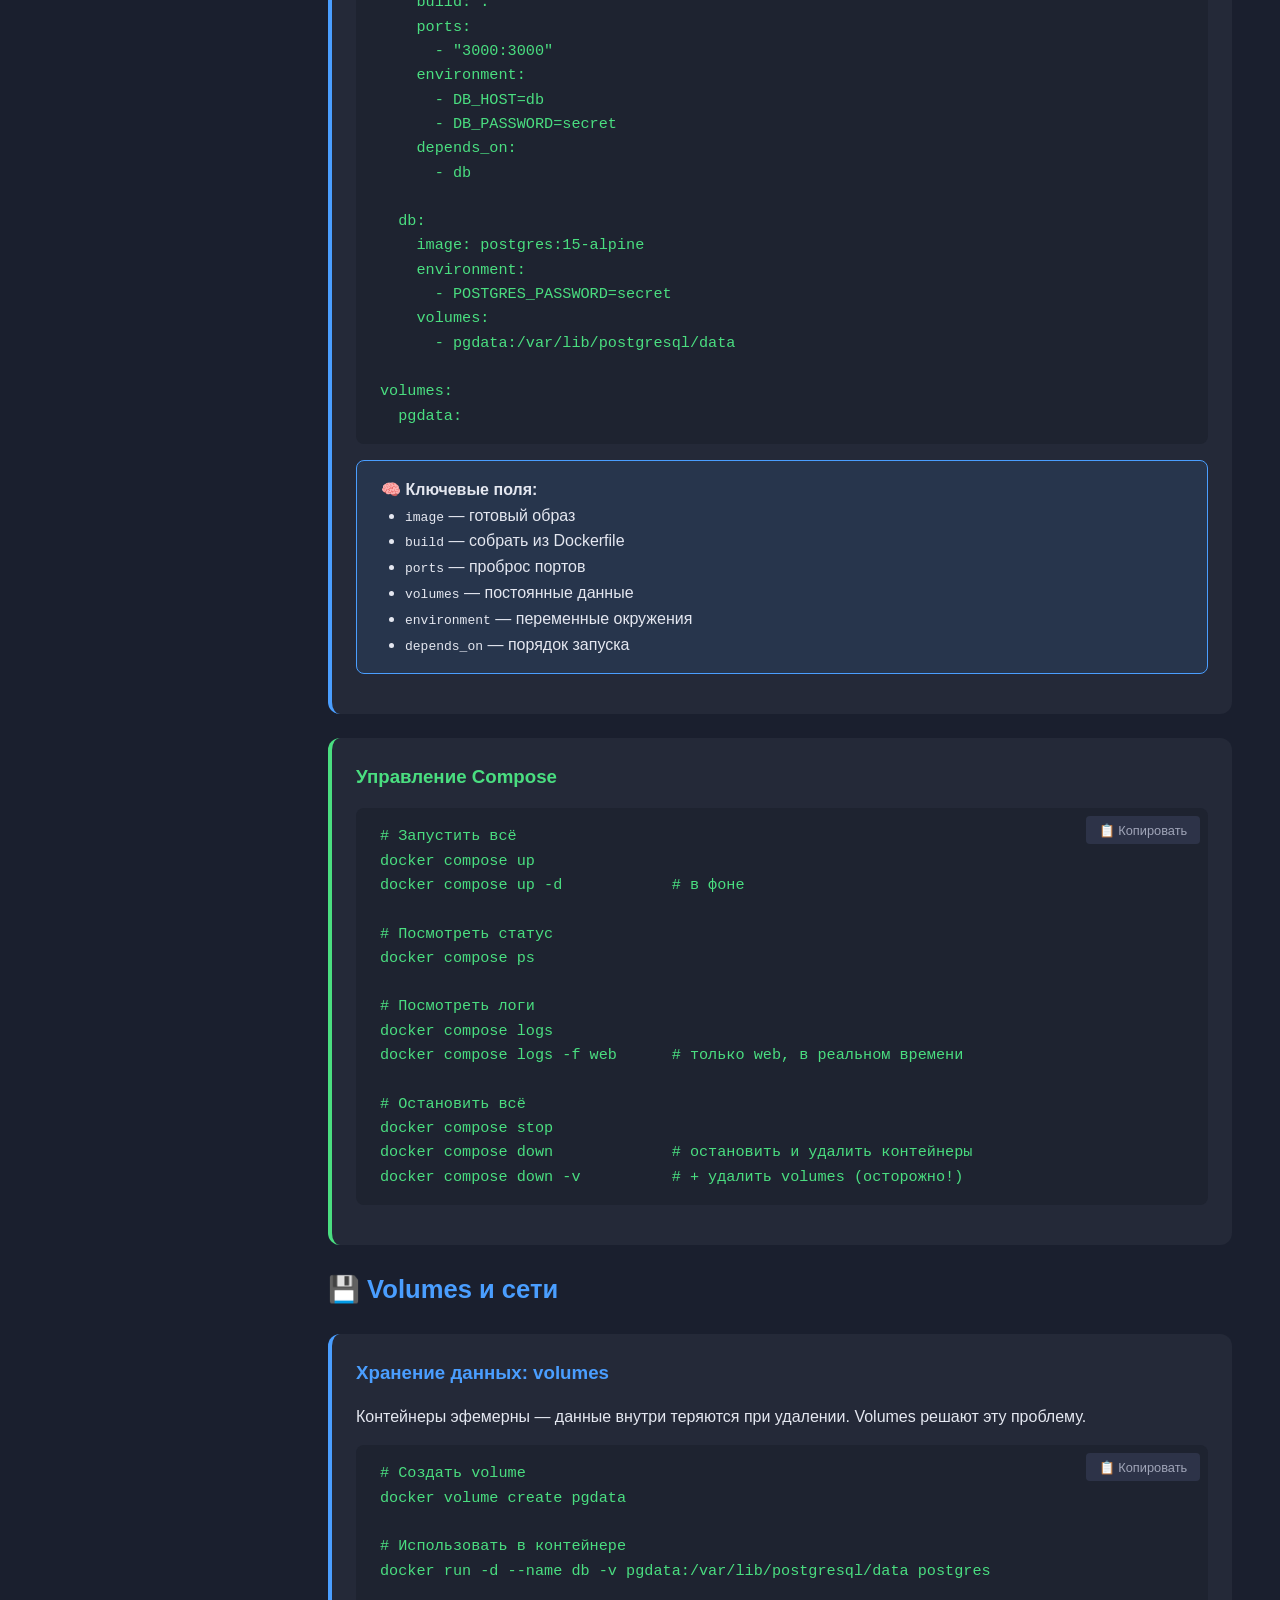
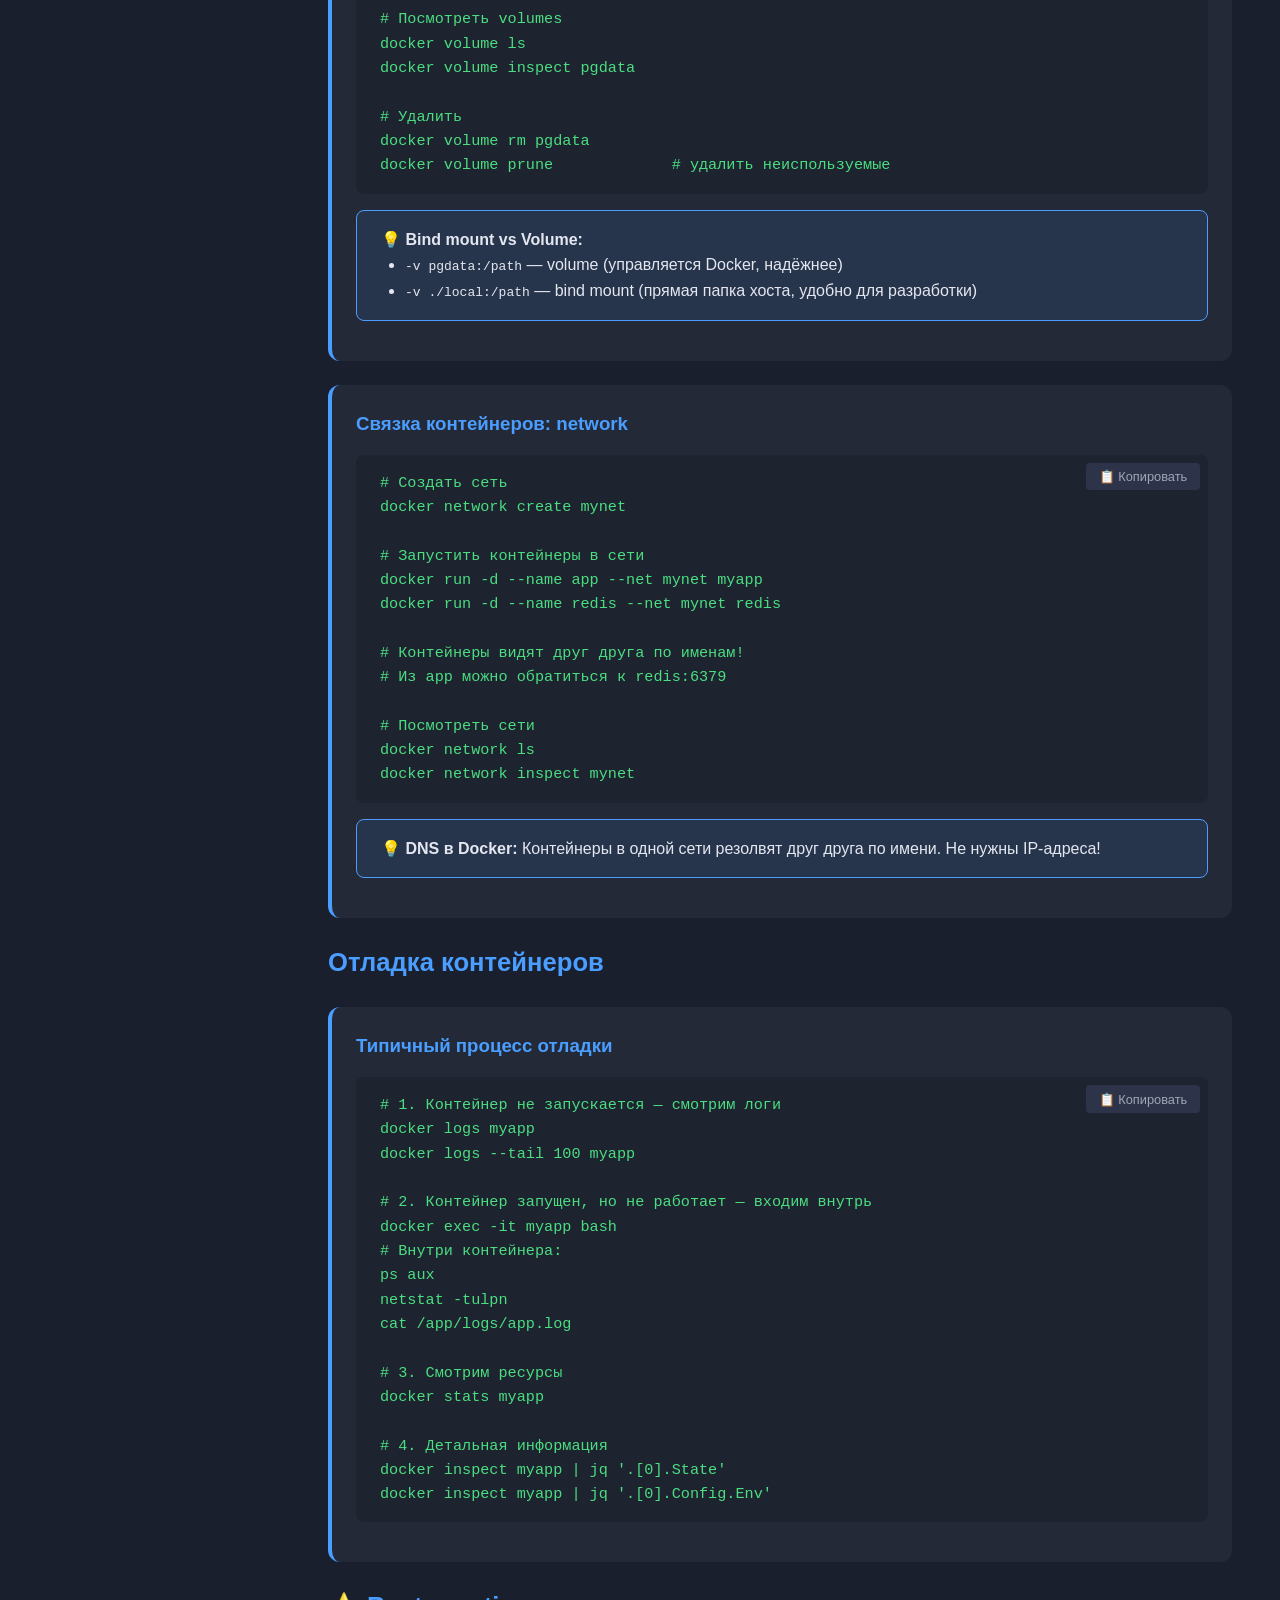
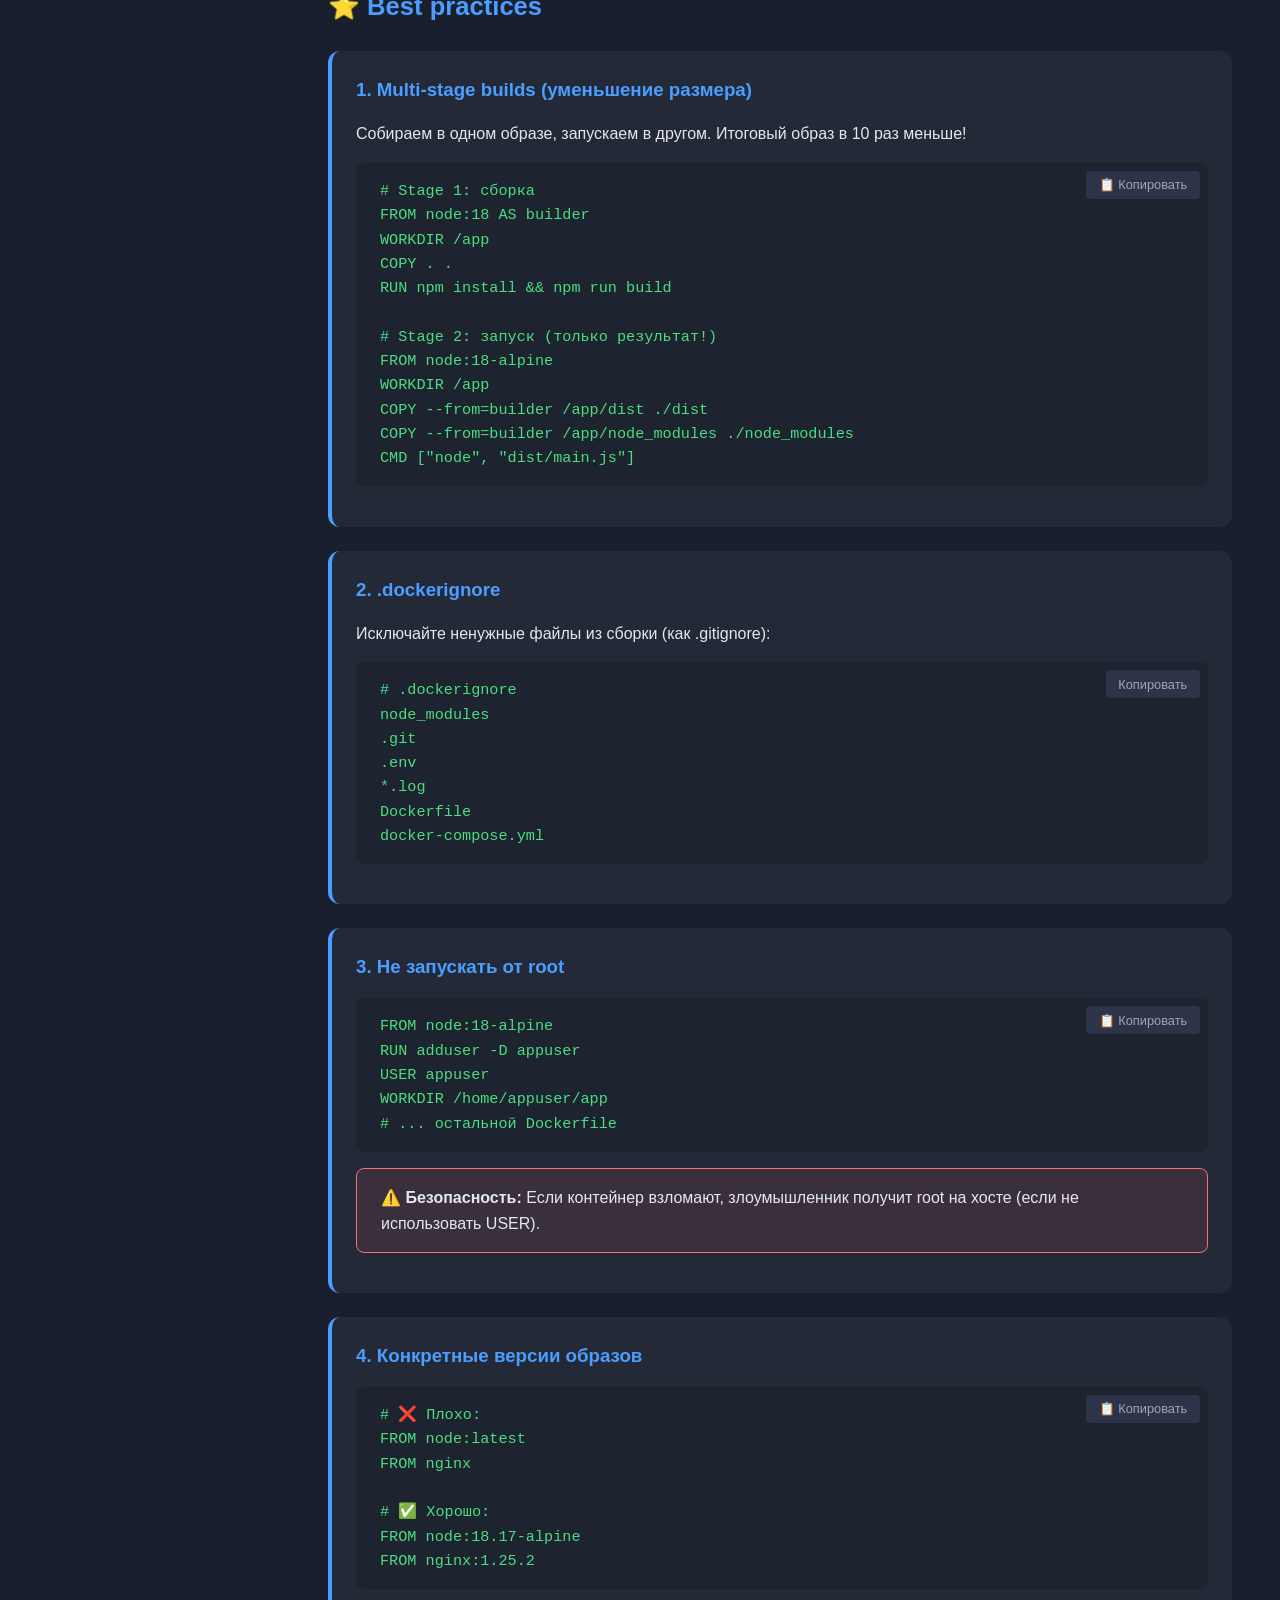
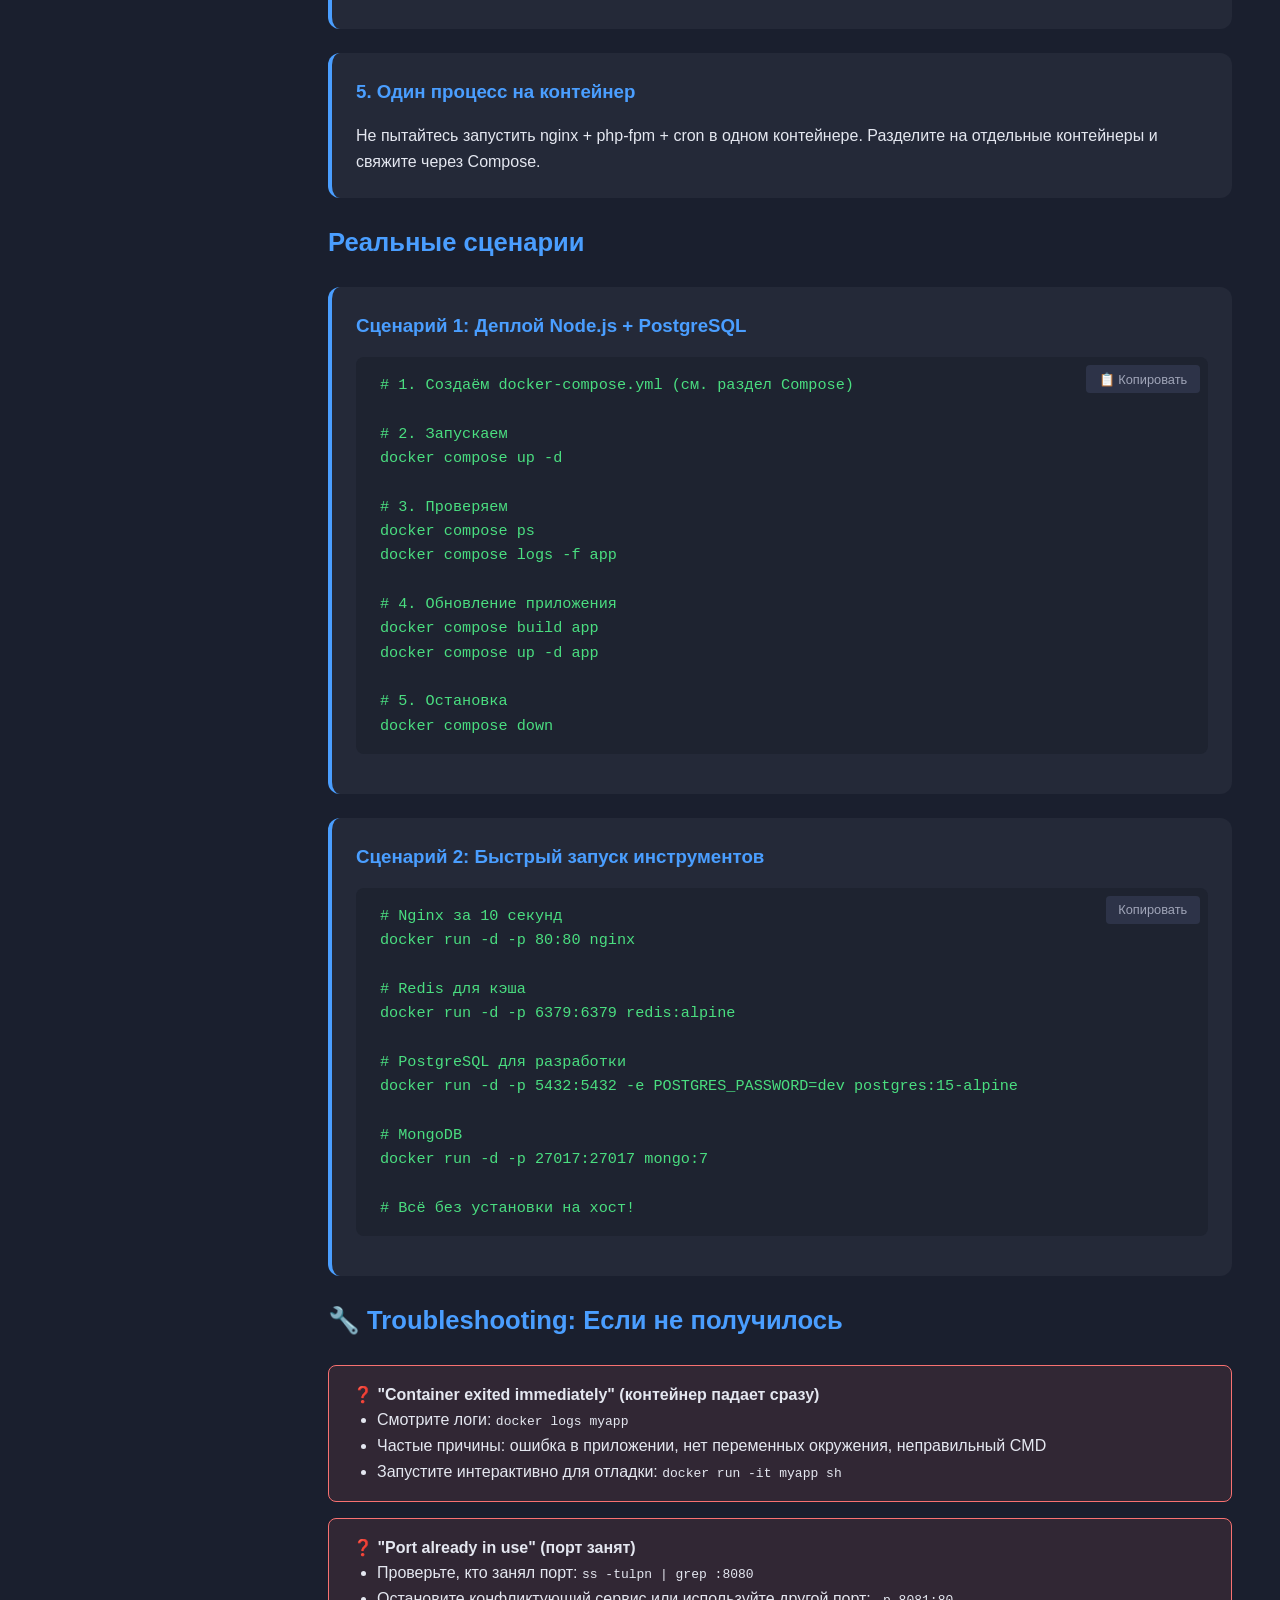
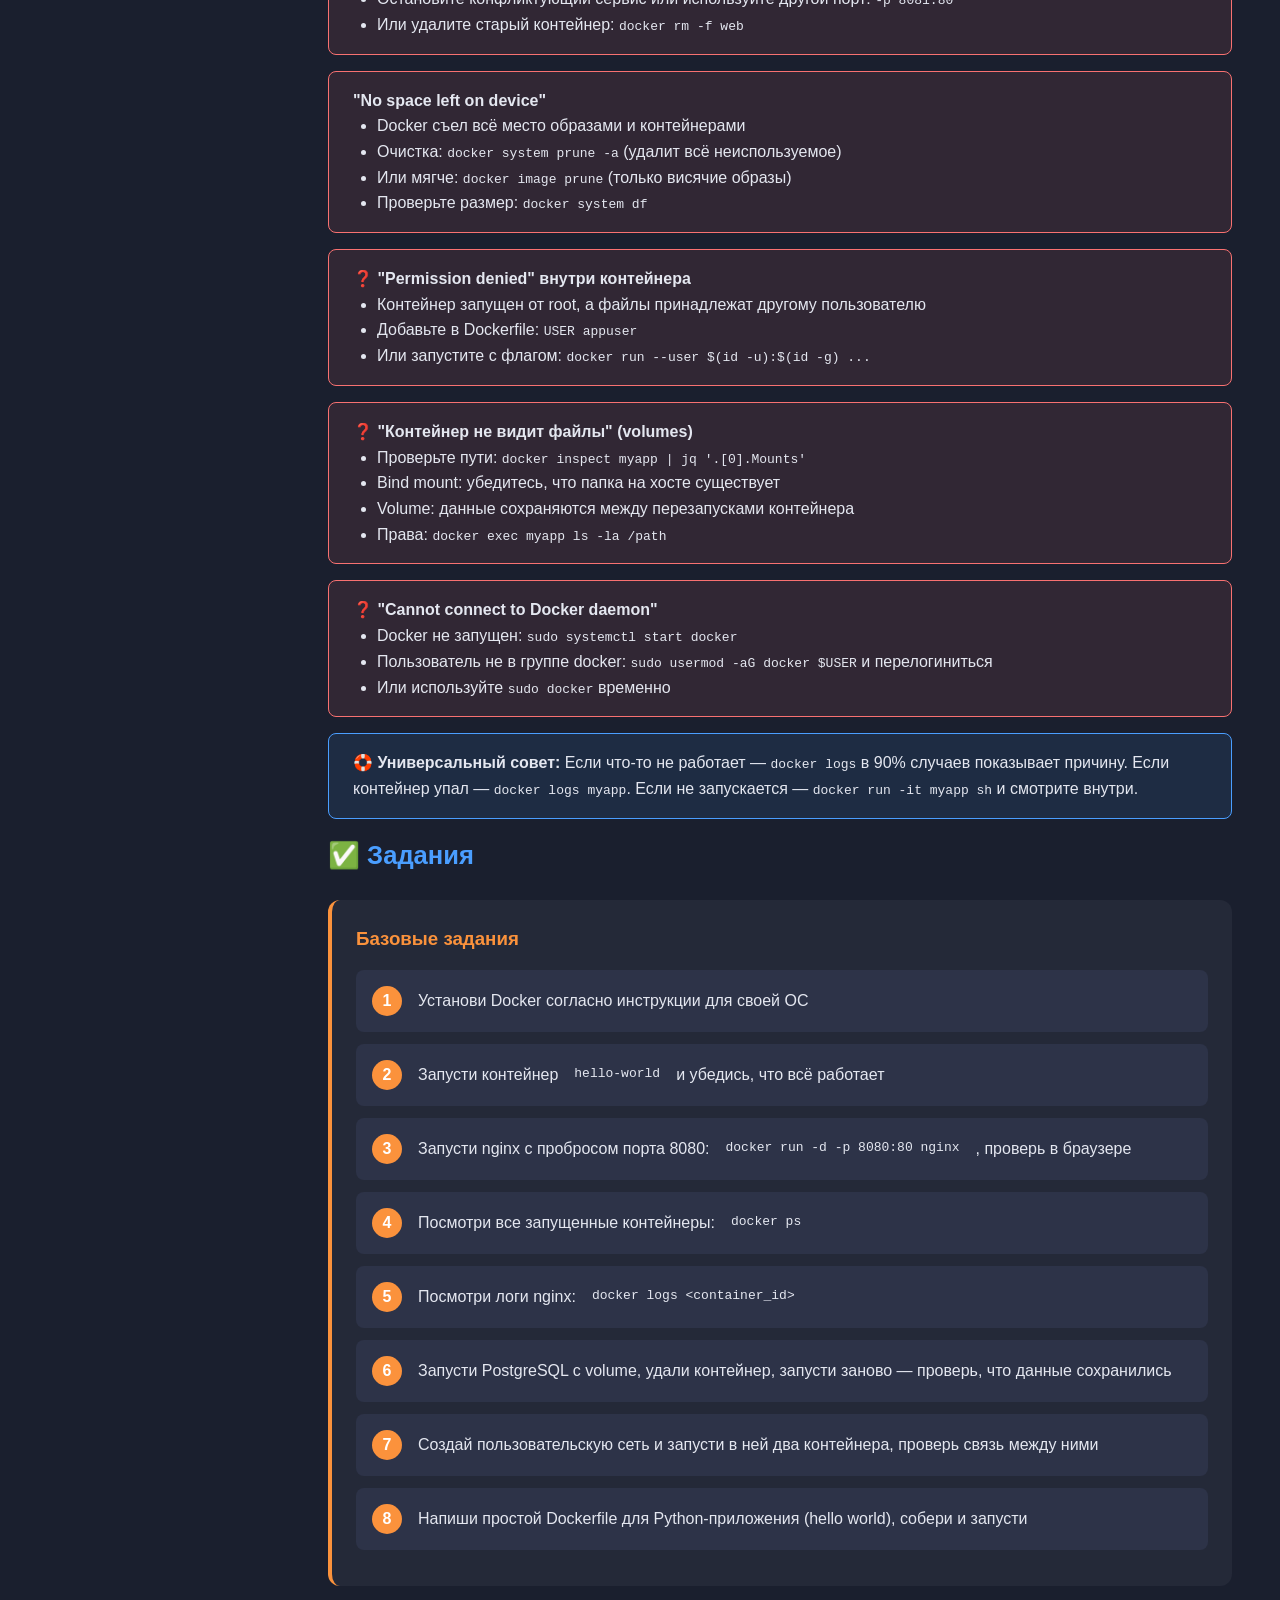
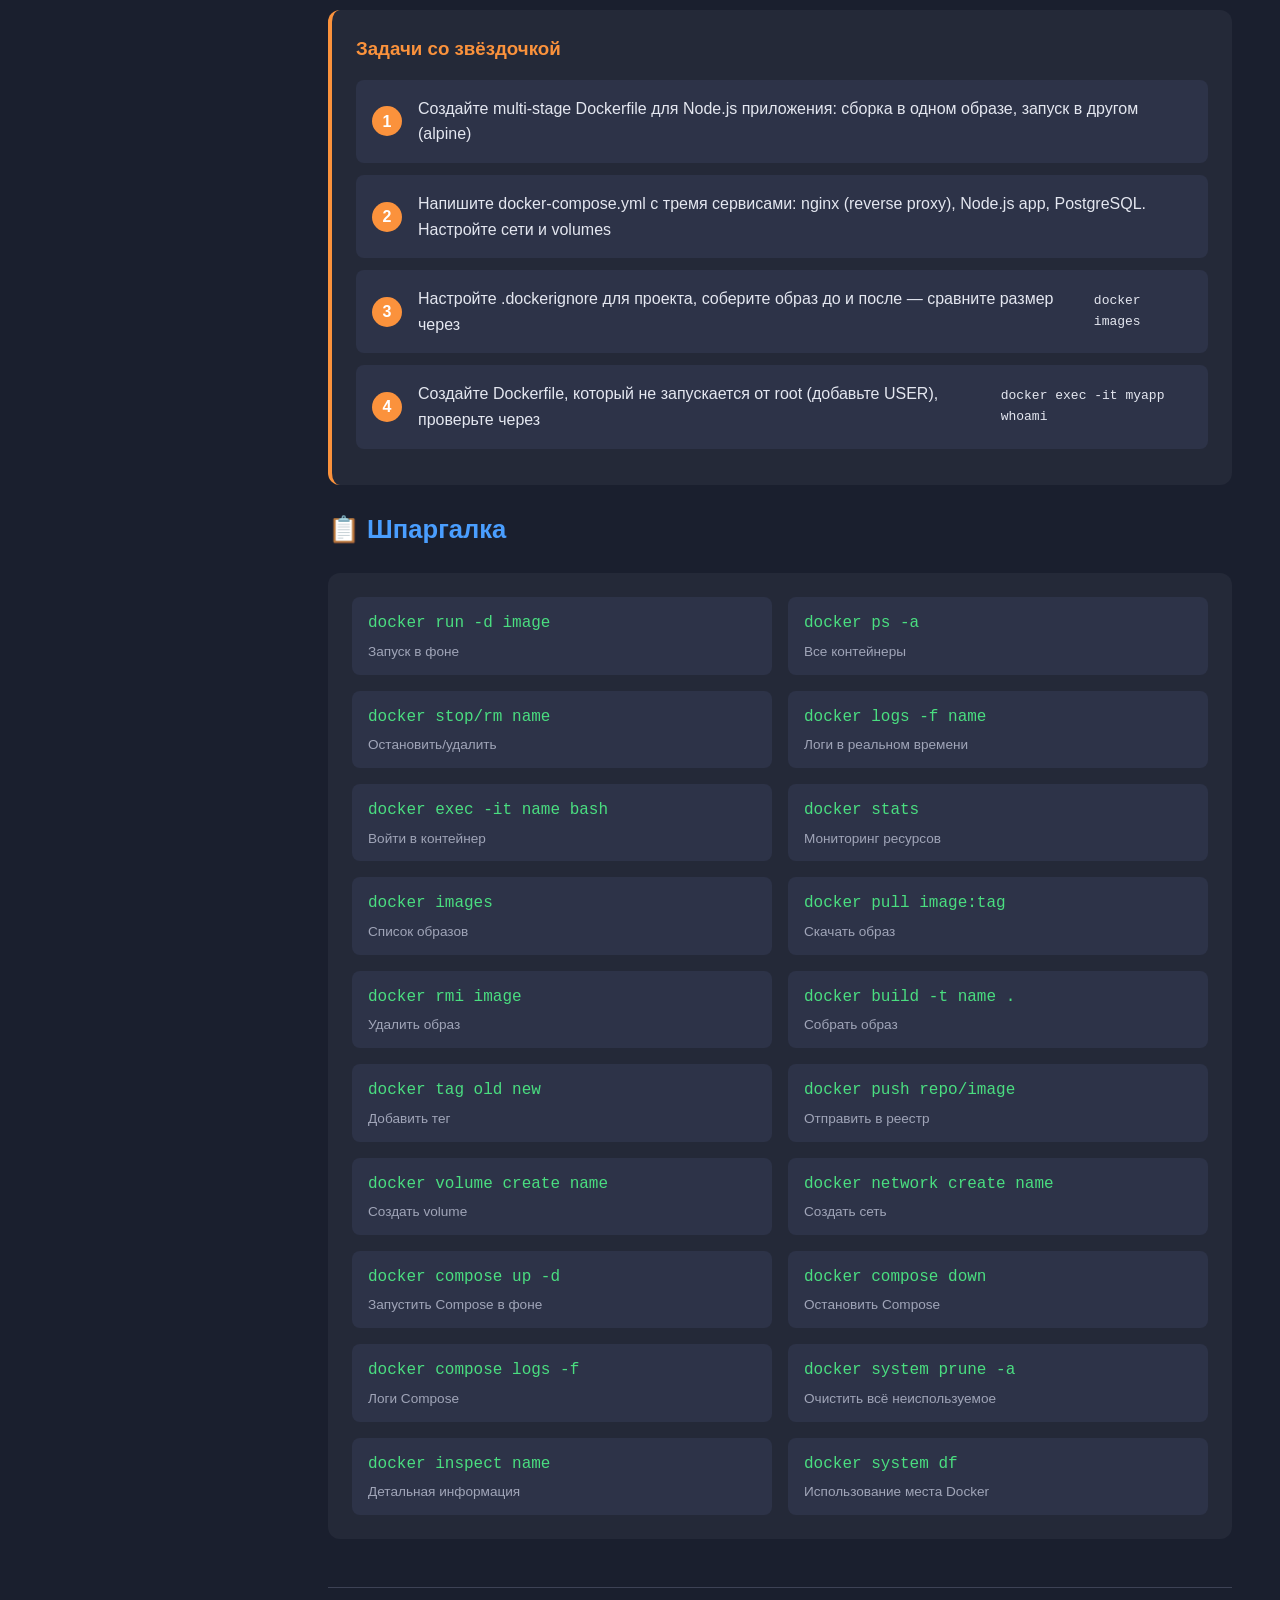
<file: modules/module13.html>
<!DOCTYPE html>
<html lang="ru">
<head>
    <meta charset="UTF-8">
    <meta name="viewport" content="width=device-width, initial-scale=1.0">
    <title>Модуль 13: Docker - Linux Course</title>
    <link rel="stylesheet" href="../css/styles.css">
</head>
<body>
    <div class="container">
        <aside class="sidebar">
            <h2>🐳 Модуль 13</h2>
            <ul class="nav-list">
                <li><a href="#intro" class="nav-item">Введение</a></li>
                <li><a href="#vs-vm" class="nav-item">Контейнер vs ВМ</a></li>
                <li><a href="#install" class="nav-item">Установка Docker</a></li>
                <li><a href="#images" class="nav-item">Работа с образами</a></li>
                <li><a href="#containers" class="nav-item">Контейнеры</a></li>
                <li><a href="#dockerfile" class="nav-item">Dockerfile</a></li>
                <li><a href="#compose" class="nav-item">Docker Compose</a></li>
                <li><a href="#volumes" class="nav-item">Volumes и сети</a></li>
                <li><a href="#debugging" class="nav-item">Отладка</a></li>
                <li><a href="#best-practices" class="nav-item">Best practices</a></li>
                <li><a href="#real-scenarios" class="nav-item">Реальные сценарии</a></li>
                <li><a href="#troubleshooting" class="nav-item">Troubleshooting</a></li>
                <li><a href="#tasks" class="nav-item">Задания</a></li>
                <li><a href="#cheatsheet" class="nav-item">Шпаргалка</a></li>
            </ul>
        </aside>

        <main class="main-content">
            <div class="header">
                <h1>Модуль 13: Docker</h1>
                <div class="progress-container">
                    <div class="progress-bar">
                        <div class="progress-fill" id="progressFill" style="width: 0%"></div>
                    </div>
                    <span class="progress-text" id="progressText">0% завершено</span>
                </div>
                <button class="theme-toggle" id="themeToggleBtn">☀️ Светлая тема</button>
            </div>

            <!-- INTRO -->
            <section id="intro">
                <h2 class="section-title">🚀 Контейнеризация</h2>
                <div class="theory-block">
                    <h3>Что такое Docker?</h3>
                    <p>Docker — платформа для упаковки, доставки и запуска приложений в изолированных контейнерах. Контейнер содержит всё необходимое: код, библиотеки, зависимости — и работает одинаково где угодно.</p>
                    <ul>
                        <li><strong>📦 Изоляция</strong> — каждое приложение в своём контейнере, не мешает другим</li>
                        <li><strong>⚡ Скорость</strong> — контейнеры запускаются за секунды, не минуты</li>
                        <li><strong>🔄 Повторяемость</strong> — "работает на моей машине" больше не проблема</li>
                        <li><strong> Масштабирование</strong> — легко запустить 10 копий приложения</li>
                    </ul>
                </div>
            </section>

            <!-- CONTAINER VS VM -->
            <section id="vs-vm">
                <h2 class="section-title">️ Контейнер vs Виртуальная машина</h2>
                <div class="theory-block">
                    <h3>В чём разница?</h3>
                    <pre>
Виртуальная машина (VM)          Контейнер (Docker)
┌──────────────────────┐         ┌──────────────────────┐
│      Приложение       │         │      Приложение       │
──────────────────────┤         ├──────────────────────┤
│   Библиотеки/Зависимости│       │   Библиотеки/Зависимости│
├──────────────────────┤         ├──────────────────────┤
│    Гостевая ОС         │         │                      │
├──────────────────────┤         │                      │
│    Гипервизор          │         ├──────────────────────┤
├──────────────────────┤         │   Docker Engine       │
│      Хостовая ОС       │         ├──────────────────────┤
──────────────────────┤         │      Хостовая ОС       │
└──────────────────────┘         └──────────────────────┘
        Тяжёлая (ГБ)                     Лёгкий (МБ)
        Запуск: минуты                   Запуск: секунды
        Полная изоляция                  Общее ядро ОС</pre>
                    <div class="info-block">
                        <strong> Когда что использовать:</strong>
                        <ul>
                            <li><strong>Контейнеры</strong> — микросервисы, веб-приложения, CI/CD, быстрое развёртывание</li>
                            <li><strong>ВМ</strong> — разные ОС (Windows + Linux), полная изоляция, legacy-приложения</li>
                        </ul>
                    </div>
                </div>
            </section>

            <!-- INSTALL -->
            <section id="install">
                <h2 class="section-title">📦 Установка Docker</h2>
                <div class="theory-block">
                    <h3>Linux (Ubuntu/Debian) или WSL (Windows)</h3>
                    <p>Рекомендуется установить Docker Engine внутри вашего Linux-окружения (включая WSL). Это даст полный контроль и не требует Docker Desktop.</p>
                    <div class="code-block">
                        <code># Удалите старые версии (если есть)
sudo apt remove docker docker-engine docker.io containerd runc

# Установите необходимые пакеты
sudo apt update
sudo apt install -y ca-certificates curl gnupg lsb-release

# Добавьте официальный GPG-ключ Docker
sudo mkdir -p /etc/apt/keyrings
curl -fsSL https://download.docker.com/linux/ubuntu/gpg | sudo gpg --dearmor -o /etc/apt/keyrings/docker.gpg

# Добавьте репозиторий
echo "deb [arch=$(dpkg --print-architecture) signed-by=/etc/apt/keyrings/docker.gpg] https://download.docker.com/linux/ubuntu $(lsb_release -cs) stable" | sudo tee /etc/apt/sources.list.d/docker.list > /dev/null

# Установите Docker Engine
sudo apt update
sudo apt install -y docker-ce docker-ce-cli containerd.io docker-compose-plugin

# Добавьте своего пользователя в группу docker
sudo usermod -aG docker $USER</code>
                        <button class="copy-btn" onclick="copyCode(this)"> Копировать</button>
                    </div>
                    <div class="warning-block">
                        ⚠️ <strong>Важно:</strong> Выйдите из системы и зайдите снова (или перезапустите WSL), чтобы изменения в группе вступили в силу. Иначе придётся использовать <code>sudo docker</code>.
                    </div>
                    <div class="code-block">
                        <code># Проверьте установку
docker run hello-world</code>
                        <button class="copy-btn" onclick="copyCode(this)"> Копировать</button>
                    </div>
                </div>
            </section>

            <!-- IMAGES -->
            <section id="images">
                <h2 class="section-title">️ Работа с образами</h2>
                <div class="theory-block">
                    <h3>Что такое образ?</h3>
                    <p>Образ (image) — это шаблон контейнера. Как класс в ООП: из одного образа можно создать много контейнеров. Образы хранятся в реестрах (Docker Hub, GitHub Container Registry).</p>
                    <div class="code-block">
                        <code># Скачать образ из Docker Hub
docker pull nginx:latest
docker pull nginx:1.21          # конкретная версия (рекомендуется!)
docker pull postgres:15-alpine  # лёгкая версия на Alpine Linux

# Посмотреть локальные образы
docker images
docker image ls

# Удалить образ
docker rmi nginx:latest

# Найти образ на Docker Hub
docker search nginx

# Очистка неиспользуемых образов
docker image prune              # удалить "висячие" образы
docker system prune -a          # удалить всё неиспользуемое (осторожно!)</code>
                        <button class="copy-btn" onclick="copyCode(this)">📋 Копировать</button>
                    </div>
                    <div class="info-block">
                        <strong>💡 Тегирование:</strong> Тег — это версия образа. <code>nginx:latest</code> — последняя, <code>nginx:1.21</code> — конкретная. <strong>Всегда используйте конкретные версии в production!</strong> <code>latest</code> может сломать всё после обновления.
                    </div>
                </div>

                <div class="theory-block">
                    <h3>Свои теги и публикация</h3>
                    <div class="code-block">
                        <code># Добавить тег к образу
docker tag myapp:1.0 myrepo/myapp:1.0
docker tag myapp:1.0 myrepo/myapp:latest

# Войти в реестр
docker login

# Отправить образ
docker push myrepo/myapp:1.0
docker push myrepo/myapp:latest</code>
                        <button class="copy-btn" onclick="copyCode(this)">📋 Копировать</button>
                    </div>
                </div>
            </section>

            <!-- CONTAINERS -->
            <section id="containers">
                <h2 class="section-title">📦 Контейнеры</h2>
                <div class="theory-block">
                    <h3>Запуск и управление</h3>
                    <div class="code-block">
                        <code># Запустить контейнер
docker run hello-world
docker run -d --name web -p 8080:80 nginx
# -d = в фоне (detached)
# --name = имя контейнера
# -p 8080:80 = проброс порта (хост:контейнер)

# Посмотреть запущенные контейнеры
docker ps
docker ps -a                    # все, включая остановленные

# Остановить/запустить/перезапустить
docker stop web
docker start web
docker restart web

# Удалить контейнер
docker rm web
docker rm -f web                # принудительно (если запущен)

# Посмотреть логи контейнера
docker logs web
docker logs -f web              # следить в реальном времени
docker logs --tail 50 web       # последние 50 строк</code>
                        <button class="copy-btn" onclick="copyCode(this)">📋 Копировать</button>
                    </div>
                </div>

                <div class="theory-block">
                    <h3>Вход в контейнер и мониторинг</h3>
                    <div class="code-block">
                        <code># Войти в запущенный контейнер
docker exec -it web bash
docker exec -it web sh          # если bash нет (Alpine)

# Посмотреть ресурсы
docker stats                    # мониторинг в реальном времени
docker stats web                # только один контейнер

# Детальная информация
docker inspect web              # JSON со всей информацией
docker inspect --format='{{.State.Status}}' web  # только статус</code>
                        <button class="copy-btn" onclick="copyCode(this)">📋 Копировать</button>
                    </div>
                    <div class="info-block">
                        <strong> Флаги exec:</strong> <code>-i</code> = интерактивный, <code>-t</code> = псевдо-TTY. Вместе <code>-it</code> дают полноценный терминал внутри контейнера.
                    </div>
                </div>
            </section>

            <!-- DOCKERFILE -->
            <section id="dockerfile">
                <h2 class="section-title">🛠️ Dockerfile</h2>
                <div class="theory-block">
                    <h3>Создание своего образа</h3>
                    <p>Dockerfile — инструкция по сборке образа. Каждая команда создаёт слой (layer).</p>
                    <div class="code-block">
                        <code># Пример: Dockerfile для Node.js приложения
FROM node:18-alpine             # базовый образ (конкретная версия!)
WORKDIR /app                    # рабочая директория внутри контейнера
COPY package*.json ./           # копируем файлы зависимостей
RUN npm install                 # устанавливаем зависимости
COPY . .                        # копируем весь код
EXPOSE 3000                     # какой порт слушает приложение
CMD ["node", "app.js"]          # команда запуска</code>
                        <button class="copy-btn" onclick="copyCode(this)">📋 Копировать</button>
                    </div>
                    <div class="info-block">
                        <strong>🧠 Команды Dockerfile:</strong>
                        <ul>
                            <li><code>FROM</code> — базовый образ (всегда первая команда)</li>
                            <li><code>WORKDIR</code> — рабочая директория</li>
                            <li><code>COPY</code> — копировать файлы с хоста</li>
                            <li><code>RUN</code> — выполнить команду при сборке</li>
                            <li><code>EXPOSE</code> — документация, какой порт открыт</li>
                            <li><code>CMD</code> — команда запуска контейнера</li>
                            <li><code>ENV</code> — переменные окружения</li>
                        </ul>
                    </div>
                </div>

                <div class="practice-block">
                    <h3>Сборка и запуск</h3>
                    <div class="code-block">
                        <code># Собрать образ
docker build -t myapp:1.0 .
# -t = тег (имя:версия)
# . = текущая директория (где Dockerfile)

# Запустить
docker run -d --name myapp -p 3000:3000 myapp:1.0

# Проверить
docker ps
curl localhost:3000</code>
                        <button class="copy-btn" onclick="copyCode(this)">📋 Копировать</button>
                    </div>
                </div>
            </section>

            <!-- COMPOSE -->
            <section id="compose">
                <h2 class="section-title">🎼 Docker Compose</h2>
                <div class="theory-block">
                    <h3>Зачем Compose?</h3>
                    <p>Когда приложение состоит из нескольких контейнеров (веб + БД + кэш), запускать их вручную неудобно. Compose описывает всю инфраструктуру в одном файле.</p>
                    <div class="code-block">
                        <code># docker-compose.yml
version: '3.8'
services:
  web:
    image: nginx:1.21
    ports:
      - "8080:80"
    volumes:
      - ./html:/usr/share/nginx/html
    depends_on:
      - app

  app:
    build: .
    ports:
      - "3000:3000"
    environment:
      - DB_HOST=db
      - DB_PASSWORD=secret
    depends_on:
      - db

  db:
    image: postgres:15-alpine
    environment:
      - POSTGRES_PASSWORD=secret
    volumes:
      - pgdata:/var/lib/postgresql/data

volumes:
  pgdata:</code>
                        <button class="copy-btn" onclick="copyCode(this)"> Копировать</button>
                    </div>
                    <div class="info-block">
                        <strong>🧠 Ключевые поля:</strong>
                        <ul>
                            <li><code>image</code> — готовый образ</li>
                            <li><code>build</code> — собрать из Dockerfile</li>
                            <li><code>ports</code> — проброс портов</li>
                            <li><code>volumes</code> — постоянные данные</li>
                            <li><code>environment</code> — переменные окружения</li>
                            <li><code>depends_on</code> — порядок запуска</li>
                        </ul>
                    </div>
                </div>

                <div class="practice-block">
                    <h3>Управление Compose</h3>
                    <div class="code-block">
                        <code># Запустить всё
docker compose up
docker compose up -d            # в фоне

# Посмотреть статус
docker compose ps

# Посмотреть логи
docker compose logs
docker compose logs -f web      # только web, в реальном времени

# Остановить всё
docker compose stop
docker compose down             # остановить и удалить контейнеры
docker compose down -v          # + удалить volumes (осторожно!)</code>
                        <button class="copy-btn" onclick="copyCode(this)">📋 Копировать</button>
                    </div>
                </div>
            </section>

            <!-- VOLUMES -->
            <section id="volumes">
                <h2 class="section-title">💾 Volumes и сети</h2>
                <div class="theory-block">
                    <h3>Хранение данных: volumes</h3>
                    <p>Контейнеры эфемерны — данные внутри теряются при удалении. Volumes решают эту проблему.</p>
                    <div class="code-block">
                        <code># Создать volume
docker volume create pgdata

# Использовать в контейнере
docker run -d --name db -v pgdata:/var/lib/postgresql/data postgres

# Посмотреть volumes
docker volume ls
docker volume inspect pgdata

# Удалить
docker volume rm pgdata
docker volume prune             # удалить неиспользуемые</code>
                        <button class="copy-btn" onclick="copyCode(this)">📋 Копировать</button>
                    </div>
                    <div class="info-block">
                        <strong>💡 Bind mount vs Volume:</strong>
                        <ul>
                            <li><code>-v pgdata:/path</code> — volume (управляется Docker, надёжнее)</li>
                            <li><code>-v ./local:/path</code> — bind mount (прямая папка хоста, удобно для разработки)</li>
                        </ul>
                    </div>
                </div>

                <div class="theory-block">
                    <h3>Связка контейнеров: network</h3>
                    <div class="code-block">
                        <code># Создать сеть
docker network create mynet

# Запустить контейнеры в сети
docker run -d --name app --net mynet myapp
docker run -d --name redis --net mynet redis

# Контейнеры видят друг друга по именам!
# Из app можно обратиться к redis:6379

# Посмотреть сети
docker network ls
docker network inspect mynet</code>
                        <button class="copy-btn" onclick="copyCode(this)">📋 Копировать</button>
                    </div>
                    <div class="info-block">
                        <strong>💡 DNS в Docker:</strong> Контейнеры в одной сети резолвят друг друга по имени. Не нужны IP-адреса!
                    </div>
                </div>
            </section>

            <!-- DEBUGGING -->
            <section id="debugging">
                <h2 class="section-title"> Отладка контейнеров</h2>
                <div class="theory-block">
                    <h3>Типичный процесс отладки</h3>
                    <div class="code-block">
                        <code># 1. Контейнер не запускается — смотрим логи
docker logs myapp
docker logs --tail 100 myapp

# 2. Контейнер запущен, но не работает — входим внутрь
docker exec -it myapp bash
# Внутри контейнера:
ps aux
netstat -tulpn
cat /app/logs/app.log

# 3. Смотрим ресурсы
docker stats myapp

# 4. Детальная информация
docker inspect myapp | jq '.[0].State'
docker inspect myapp | jq '.[0].Config.Env'</code>
                        <button class="copy-btn" onclick="copyCode(this)">📋 Копировать</button>
                    </div>
                </div>
            </section>

            <!-- BEST PRACTICES -->
            <section id="best-practices">
                <h2 class="section-title">⭐ Best practices</h2>
                <div class="theory-block">
                    <h3>1. Multi-stage builds (уменьшение размера)</h3>
                    <p>Собираем в одном образе, запускаем в другом. Итоговый образ в 10 раз меньше!</p>
                    <div class="code-block">
                        <code># Stage 1: сборка
FROM node:18 AS builder
WORKDIR /app
COPY . .
RUN npm install && npm run build

# Stage 2: запуск (только результат!)
FROM node:18-alpine
WORKDIR /app
COPY --from=builder /app/dist ./dist
COPY --from=builder /app/node_modules ./node_modules
CMD ["node", "dist/main.js"]</code>
                        <button class="copy-btn" onclick="copyCode(this)">📋 Копировать</button>
                    </div>
                </div>

                <div class="theory-block">
                    <h3>2. .dockerignore</h3>
                    <p>Исключайте ненужные файлы из сборки (как .gitignore):</p>
                    <div class="code-block">
                        <code># .dockerignore
node_modules
.git
.env
*.log
Dockerfile
docker-compose.yml</code>
                        <button class="copy-btn" onclick="copyCode(this)"> Копировать</button>
                    </div>
                </div>

                <div class="theory-block">
                    <h3>3. Не запускать от root</h3>
                    <div class="code-block">
                        <code>FROM node:18-alpine
RUN adduser -D appuser
USER appuser
WORKDIR /home/appuser/app
# ... остальной Dockerfile</code>
                        <button class="copy-btn" onclick="copyCode(this)">📋 Копировать</button>
                    </div>
                    <div class="warning-block">
                        ⚠️ <strong>Безопасность:</strong> Если контейнер взломают, злоумышленник получит root на хосте (если не использовать USER).
                    </div>
                </div>

                <div class="theory-block">
                    <h3>4. Конкретные версии образов</h3>
                    <div class="code-block">
                        <code># ❌ Плохо:
FROM node:latest
FROM nginx

# ✅ Хорошо:
FROM node:18.17-alpine
FROM nginx:1.25.2</code>
                        <button class="copy-btn" onclick="copyCode(this)">📋 Копировать</button>
                    </div>
                </div>

                <div class="theory-block">
                    <h3>5. Один процесс на контейнер</h3>
                    <p>Не пытайтесь запустить nginx + php-fpm + cron в одном контейнере. Разделите на отдельные контейнеры и свяжите через Compose.</p>
                </div>
            </section>

            <!-- REAL SCENARIOS -->
            <section id="real-scenarios">
                <h2 class="section-title"> Реальные сценарии</h2>
                <div class="theory-block">
                    <h3>Сценарий 1: Деплой Node.js + PostgreSQL</h3>
                    <div class="code-block">
                        <code># 1. Создаём docker-compose.yml (см. раздел Compose)

# 2. Запускаем
docker compose up -d

# 3. Проверяем
docker compose ps
docker compose logs -f app

# 4. Обновление приложения
docker compose build app
docker compose up -d app

# 5. Остановка
docker compose down</code>
                        <button class="copy-btn" onclick="copyCode(this)">📋 Копировать</button>
                    </div>
                </div>

                <div class="theory-block">
                    <h3>Сценарий 2: Быстрый запуск инструментов</h3>
                    <div class="code-block">
                        <code># Nginx за 10 секунд
docker run -d -p 80:80 nginx

# Redis для кэша
docker run -d -p 6379:6379 redis:alpine

# PostgreSQL для разработки
docker run -d -p 5432:5432 -e POSTGRES_PASSWORD=dev postgres:15-alpine

# MongoDB
docker run -d -p 27017:27017 mongo:7

# Всё без установки на хост!</code>
                        <button class="copy-btn" onclick="copyCode(this)"> Копировать</button>
                    </div>
                </div>
            </section>

            <!-- TROUBLESHOOTING -->
            <section id="troubleshooting">
                <h2 class="section-title">🔧 Troubleshooting: Если не получилось</h2>
                <div class="warning-block">
                    <strong>❓ "Container exited immediately" (контейнер падает сразу)</strong>
                    <ul>
                        <li>Смотрите логи: <code>docker logs myapp</code></li>
                        <li>Частые причины: ошибка в приложении, нет переменных окружения, неправильный CMD</li>
                        <li>Запустите интерактивно для отладки: <code>docker run -it myapp sh</code></li>
                    </ul>
                </div>

                <div class="warning-block">
                    <strong>❓ "Port already in use" (порт занят)</strong>
                    <ul>
                        <li>Проверьте, кто занял порт: <code>ss -tulpn | grep :8080</code></li>
                        <li>Остановите конфликтующий сервис или используйте другой порт: <code>-p 8081:80</code></li>
                        <li>Или удалите старый контейнер: <code>docker rm -f web</code></li>
                    </ul>
                </div>

                <div class="warning-block">
                    <strong> "No space left on device"</strong>
                    <ul>
                        <li>Docker съел всё место образами и контейнерами</li>
                        <li>Очистка: <code>docker system prune -a</code> (удалит всё неиспользуемое)</li>
                        <li>Или мягче: <code>docker image prune</code> (только висячие образы)</li>
                        <li>Проверьте размер: <code>docker system df</code></li>
                    </ul>
                </div>

                <div class="warning-block">
                    <strong>❓ "Permission denied" внутри контейнера</strong>
                    <ul>
                        <li>Контейнер запущен от root, а файлы принадлежат другому пользователю</li>
                        <li>Добавьте в Dockerfile: <code>USER appuser</code></li>
                        <li>Или запустите с флагом: <code>docker run --user $(id -u):$(id -g) ...</code></li>
                    </ul>
                </div>

                <div class="warning-block">
                    <strong>❓ "Контейнер не видит файлы" (volumes)</strong>
                    <ul>
                        <li>Проверьте пути: <code>docker inspect myapp | jq '.[0].Mounts'</code></li>
                        <li>Bind mount: убедитесь, что папка на хосте существует</li>
                        <li>Volume: данные сохраняются между перезапусками контейнера</li>
                        <li>Права: <code>docker exec myapp ls -la /path</code></li>
                    </ul>
                </div>

                <div class="warning-block">
                    <strong>❓ "Cannot connect to Docker daemon"</strong>
                    <ul>
                        <li>Docker не запущен: <code>sudo systemctl start docker</code></li>
                        <li>Пользователь не в группе docker: <code>sudo usermod -aG docker $USER</code> и перелогиниться</li>
                        <li>Или используйте <code>sudo docker</code> временно</li>
                    </ul>
                </div>

                <div class="info-block">
                    <strong>🛟 Универсальный совет:</strong> Если что-то не работает — <code>docker logs</code> в 90% случаев показывает причину. Если контейнер упал — <code>docker logs myapp</code>. Если не запускается — <code>docker run -it myapp sh</code> и смотрите внутри.
                </div>
            </section>

            <!-- TASKS -->
            <section id="tasks">
                <h2 class="section-title">✅ Задания</h2>
                <div class="task-block">
                    <h3>Базовые задания</h3>
                    <ul class="task-list">
                        <li class="task-item">Установи Docker согласно инструкции для своей ОС</li>
                        <li class="task-item">Запусти контейнер <code>hello-world</code> и убедись, что всё работает</li>
                        <li class="task-item">Запусти nginx с пробросом порта 8080: <code>docker run -d -p 8080:80 nginx</code>, проверь в браузере</li>
                        <li class="task-item">Посмотри все запущенные контейнеры: <code>docker ps</code></li>
                        <li class="task-item">Посмотри логи nginx: <code>docker logs &lt;container_id&gt;</code></li>
                        <li class="task-item">Запусти PostgreSQL с volume, удали контейнер, запусти заново — проверь, что данные сохранились</li>
                        <li class="task-item">Создай пользовательскую сеть и запусти в ней два контейнера, проверь связь между ними</li>
                        <li class="task-item">Напиши простой Dockerfile для Python-приложения (hello world), собери и запусти</li>
                    </ul>
                </div>

                <div class="task-block">
                    <h3> Задачи со звёздочкой</h3>
                    <ul class="task-list">
                        <li class="task-item">Создайте multi-stage Dockerfile для Node.js приложения: сборка в одном образе, запуск в другом (alpine)</li>
                        <li class="task-item">Напишите docker-compose.yml с тремя сервисами: nginx (reverse proxy), Node.js app, PostgreSQL. Настройте сети и volumes</li>
                        <li class="task-item">Настройте .dockerignore для проекта, соберите образ до и после — сравните размер через <code>docker images</code></li>
                        <li class="task-item">Создайте Dockerfile, который не запускается от root (добавьте USER), проверьте через <code>docker exec -it myapp whoami</code></li>
                    </ul>
                </div>
            </section>

            <!-- CHEATSHEET -->
            <section id="cheatsheet">
                <h2 class="section-title">📋 Шпаргалка</h2>
                <div class="cheat-sheet">
                    <div class="cheat-grid">
                        <div class="cheat-item">
                            <code>docker run -d image</code>
                            <p>Запуск в фоне</p>
                        </div>
                        <div class="cheat-item">
                            <code>docker ps -a</code>
                            <p>Все контейнеры</p>
                        </div>
                        <div class="cheat-item">
                            <code>docker stop/rm name</code>
                            <p>Остановить/удалить</p>
                        </div>
                        <div class="cheat-item">
                            <code>docker logs -f name</code>
                            <p>Логи в реальном времени</p>
                        </div>
                        <div class="cheat-item">
                            <code>docker exec -it name bash</code>
                            <p>Войти в контейнер</p>
                        </div>
                        <div class="cheat-item">
                            <code>docker stats</code>
                            <p>Мониторинг ресурсов</p>
                        </div>
                        <div class="cheat-item">
                            <code>docker images</code>
                            <p>Список образов</p>
                        </div>
                        <div class="cheat-item">
                            <code>docker pull image:tag</code>
                            <p>Скачать образ</p>
                        </div>
                        <div class="cheat-item">
                            <code>docker rmi image</code>
                            <p>Удалить образ</p>
                        </div>
                        <div class="cheat-item">
                            <code>docker build -t name .</code>
                            <p>Собрать образ</p>
                        </div>
                        <div class="cheat-item">
                            <code>docker tag old new</code>
                            <p>Добавить тег</p>
                        </div>
                        <div class="cheat-item">
                            <code>docker push repo/image</code>
                            <p>Отправить в реестр</p>
                        </div>
                        <div class="cheat-item">
                            <code>docker volume create name</code>
                            <p>Создать volume</p>
                        </div>
                        <div class="cheat-item">
                            <code>docker network create name</code>
                            <p>Создать сеть</p>
                        </div>
                        <div class="cheat-item">
                            <code>docker compose up -d</code>
                            <p>Запустить Compose в фоне</p>
                        </div>
                        <div class="cheat-item">
                            <code>docker compose down</code>
                            <p>Остановить Compose</p>
                        </div>
                        <div class="cheat-item">
                            <code>docker compose logs -f</code>
                            <p>Логи Compose</p>
                        </div>
                        <div class="cheat-item">
                            <code>docker system prune -a</code>
                            <p>Очистить всё неиспользуемое</p>
                        </div>
                        <div class="cheat-item">
                            <code>docker inspect name</code>
                            <p>Детальная информация</p>
                        </div>
                        <div class="cheat-item">
                            <code>docker system df</code>
                            <p>Использование места Docker</p>
                        </div>
                    </div>
                </div>
            </section>

            <div class="nav-buttons">
                <a href="module12.html" class="nav-btn">← Модуль 12: Хранение</a>
                <a href="../index.html" class="nav-btn">🏠 На главную</a>
            </div>
        </main>
    </div>

    <script src="../js/main.js"></script>
</body>
</html>
</file>
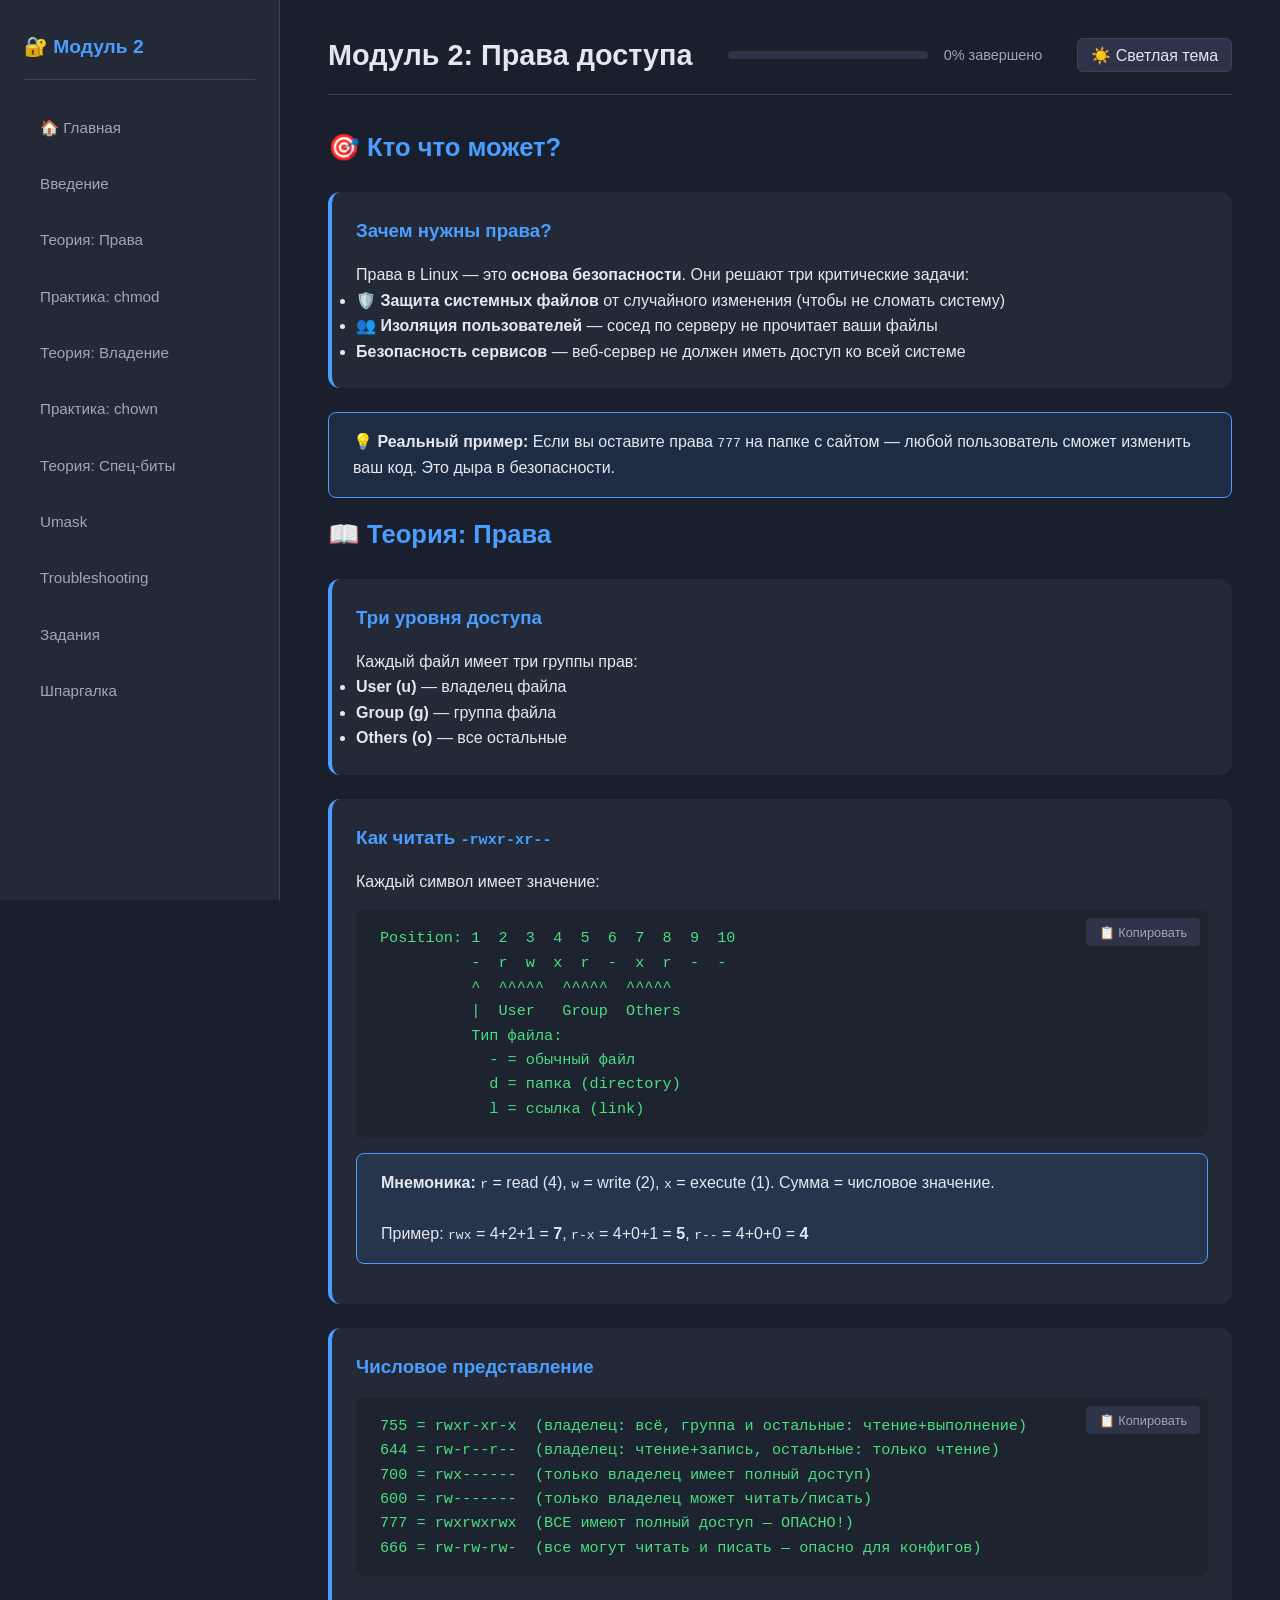
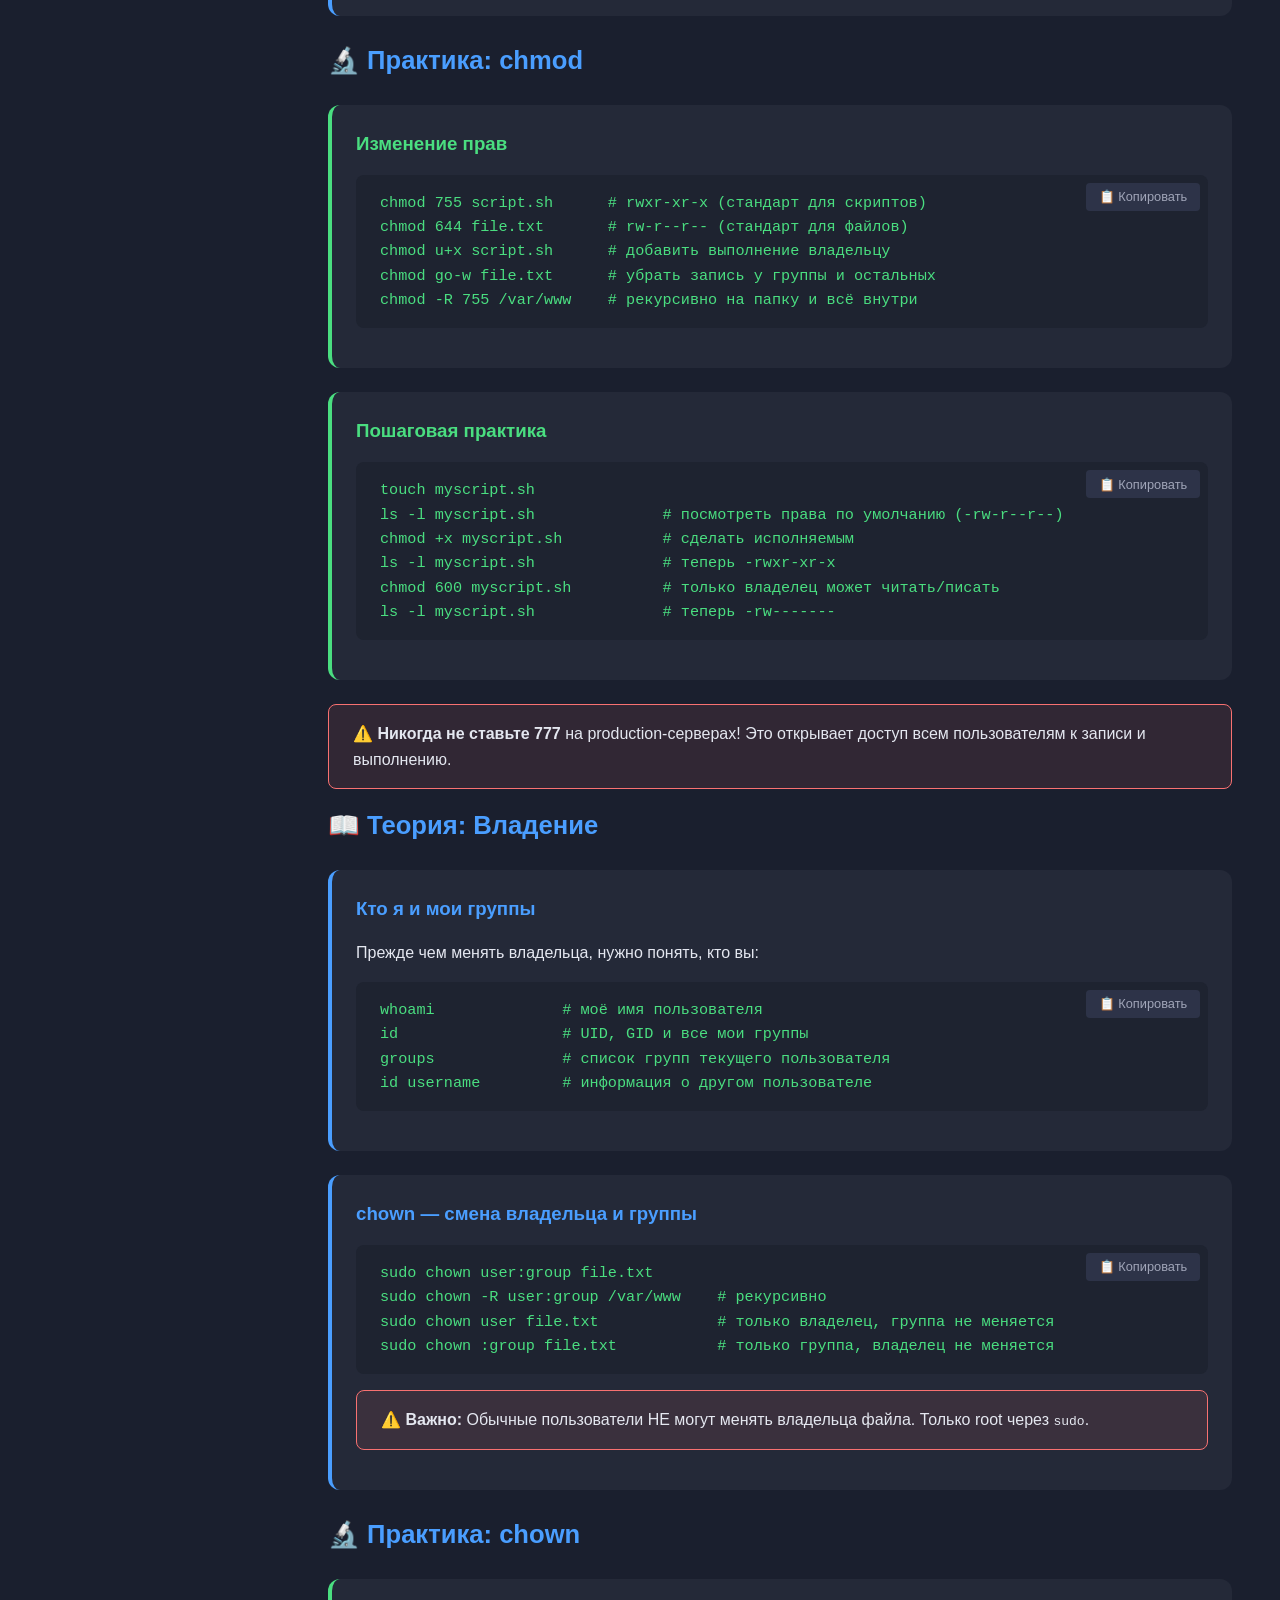
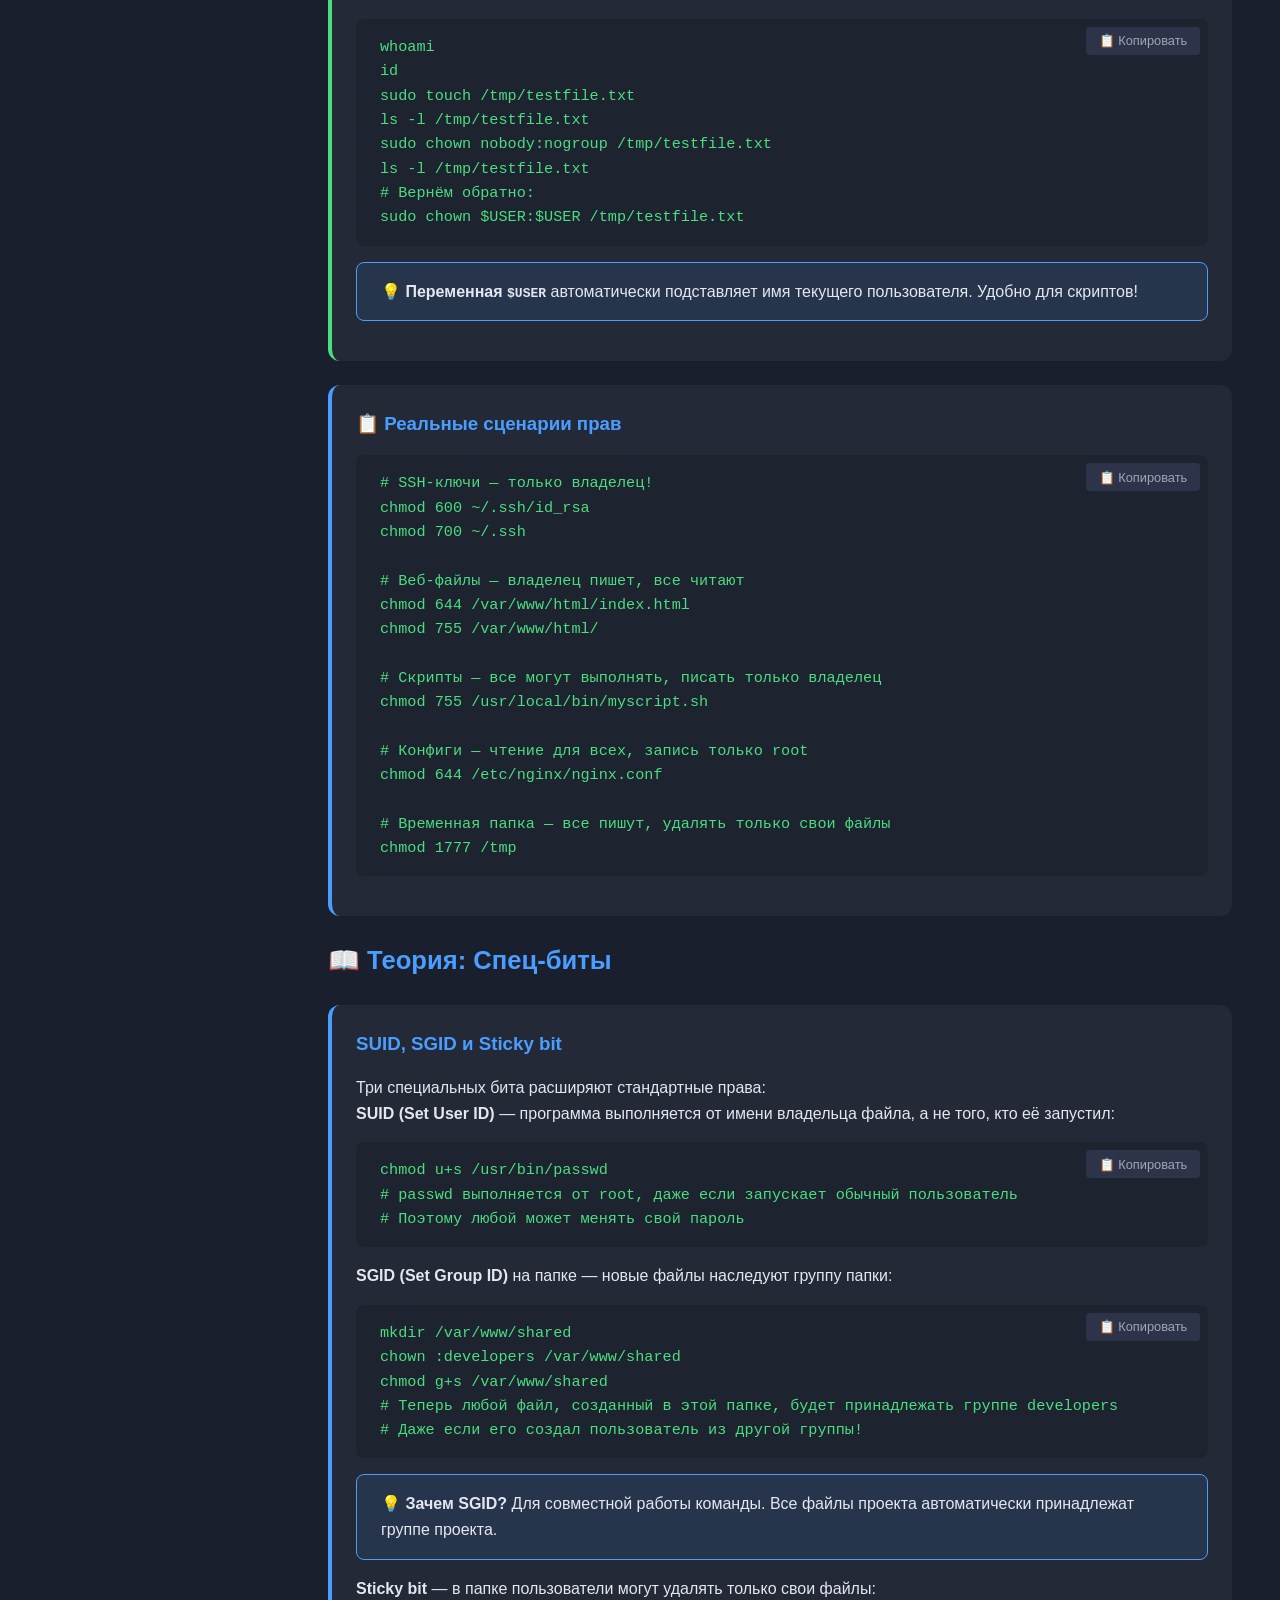
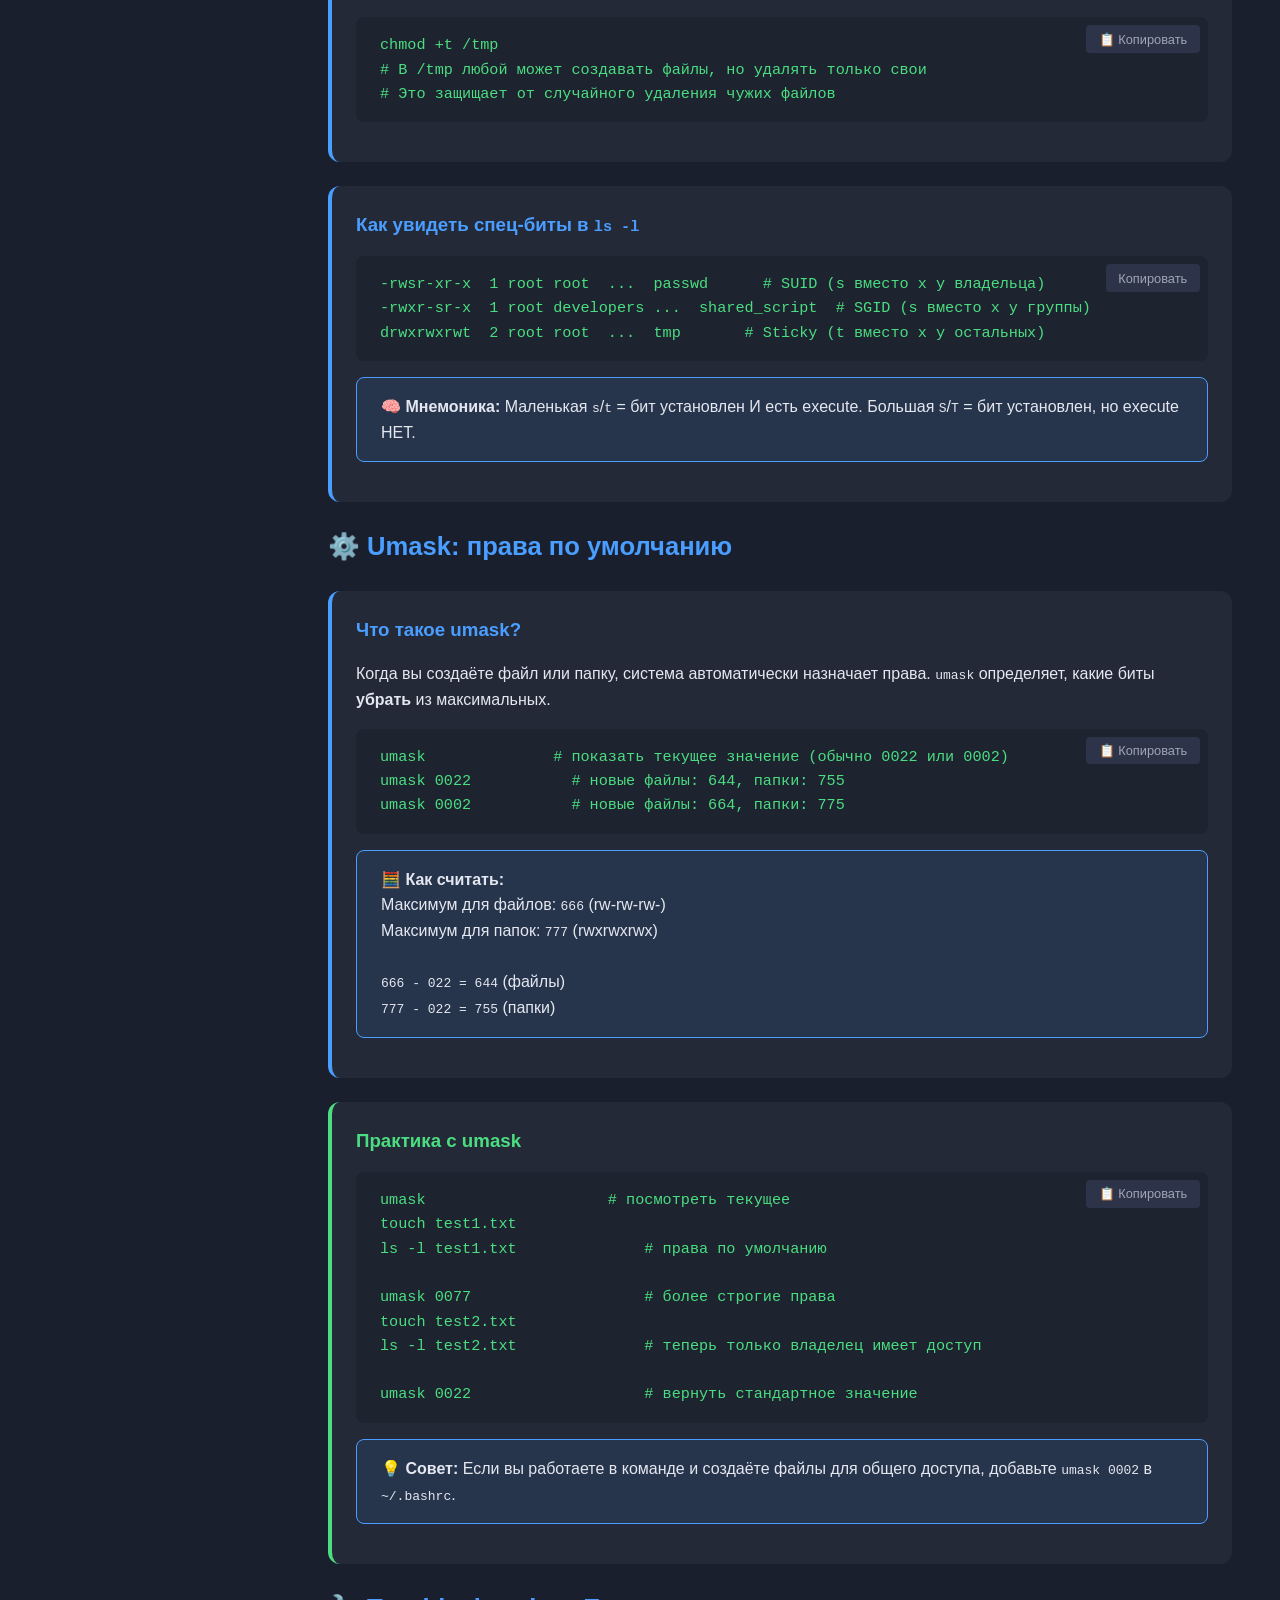
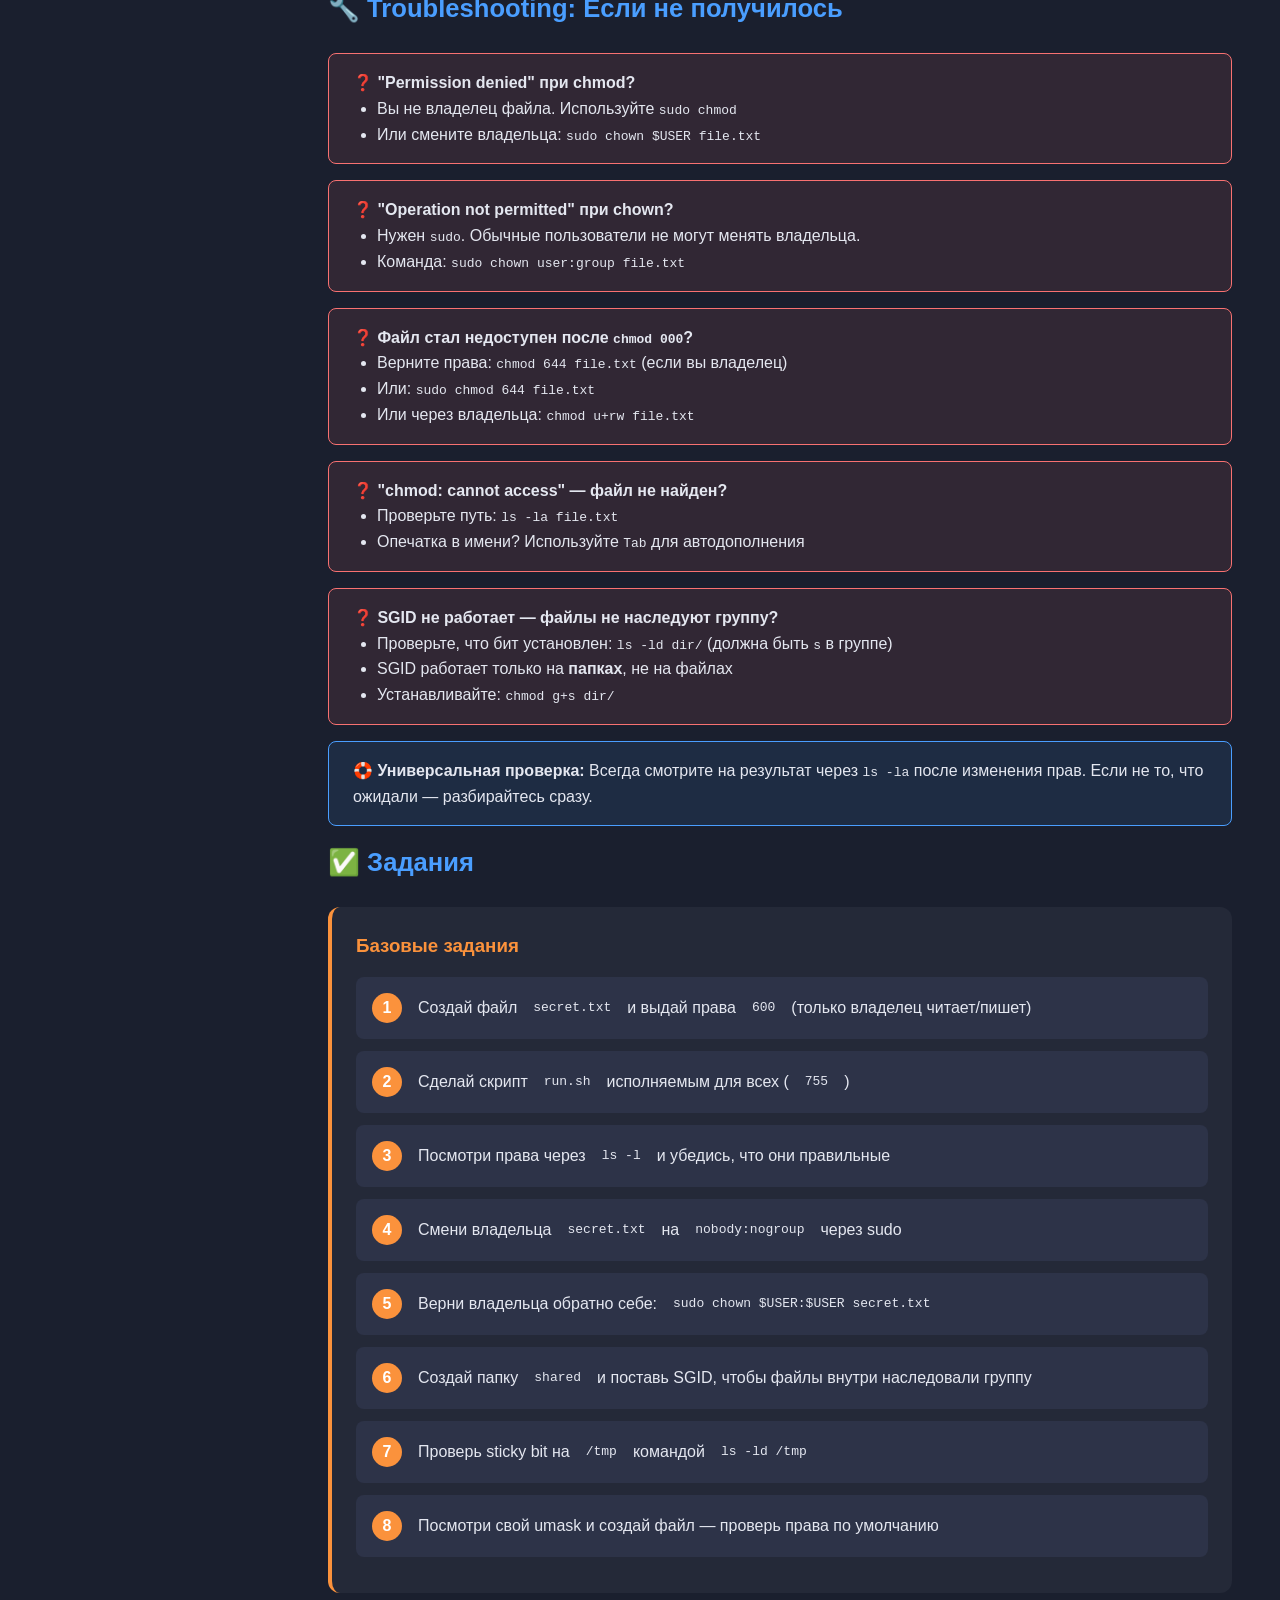
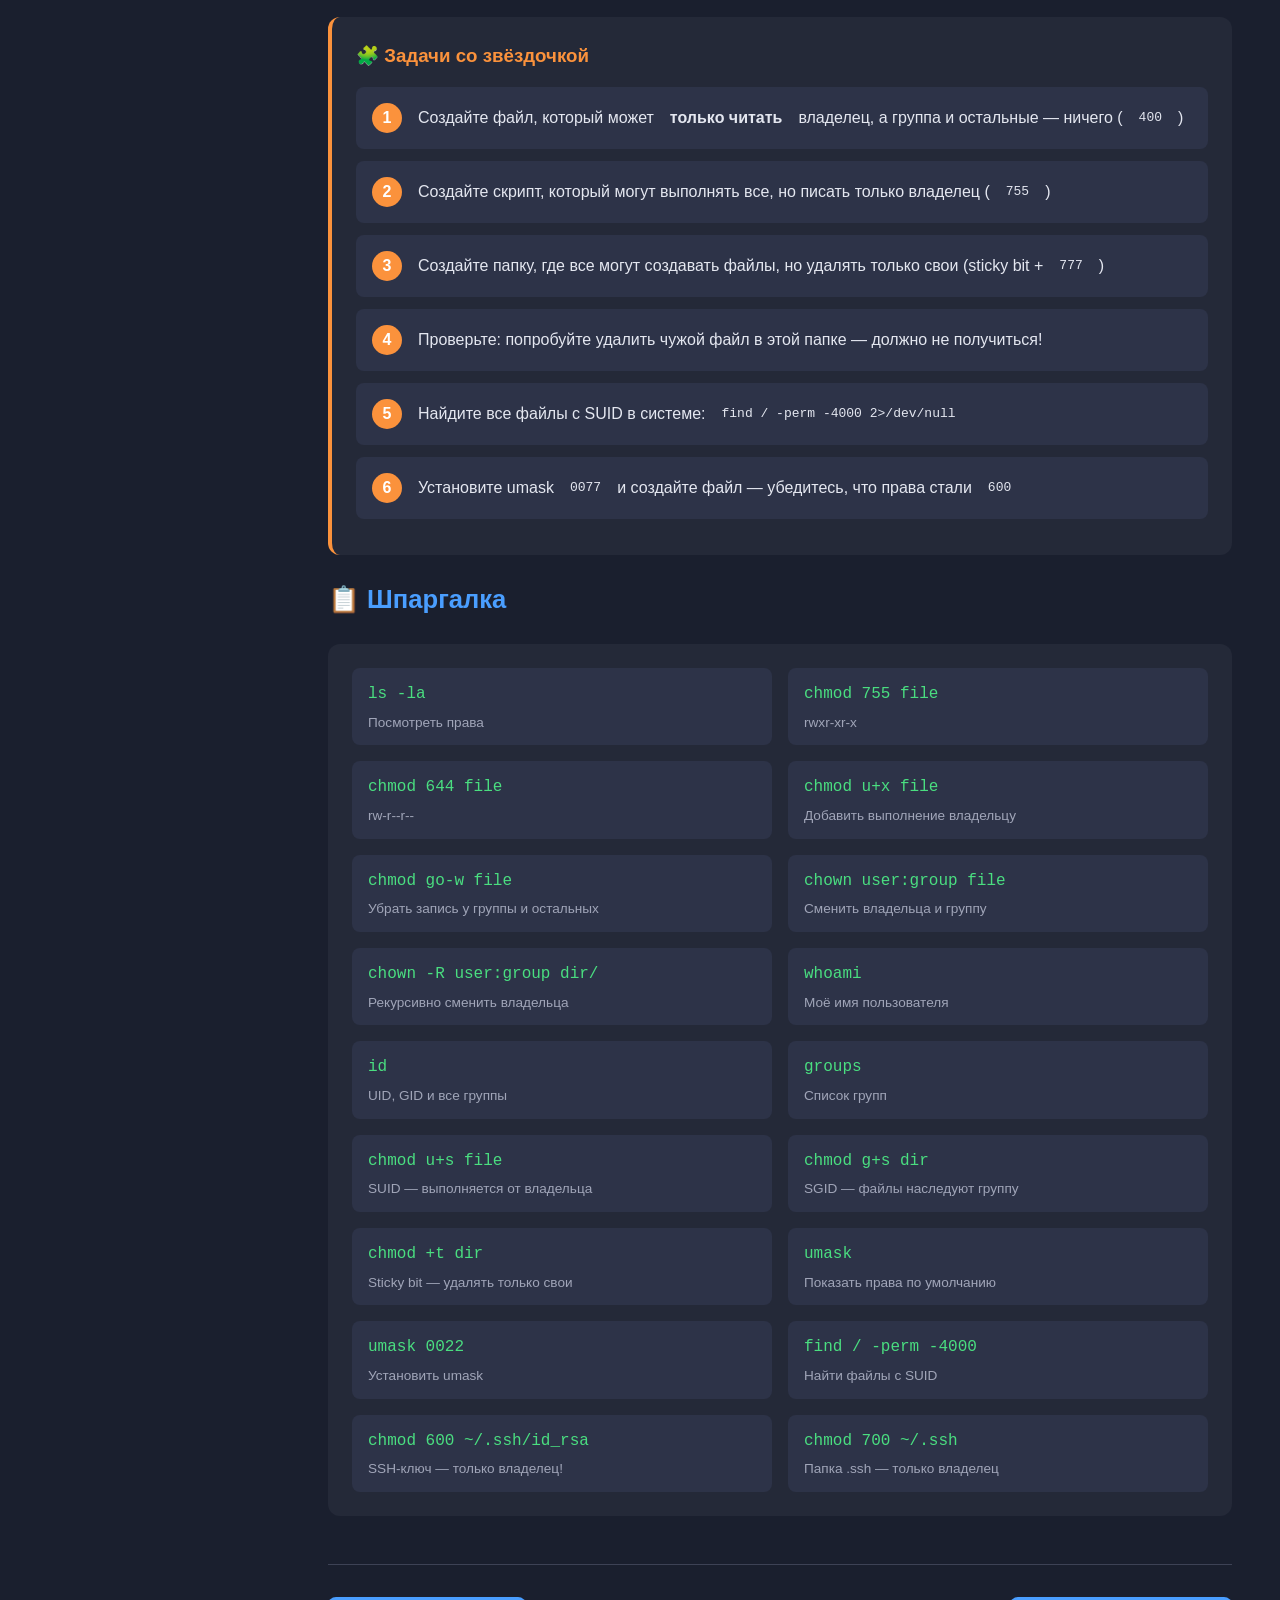
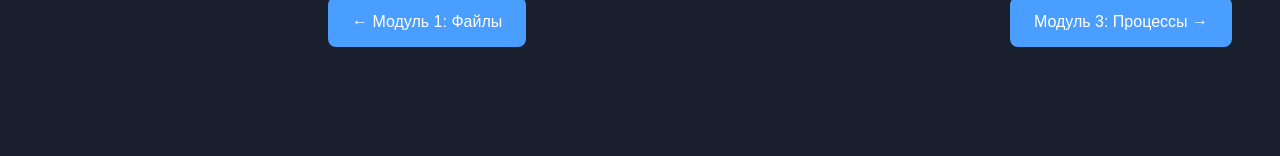
<file: modules/module2.html>
<!DOCTYPE html>
<html lang="ru">
<head>
    <meta charset="UTF-8">
    <meta name="viewport" content="width=device-width, initial-scale=1.0">
    <title>Модуль 2: Права доступа - Linux Course</title>
    <link rel="stylesheet" href="../css/styles.css">
</head>
<body>
    <div class="container">
        <!-- SIDEBAR -->
        <aside class="sidebar">
            <h2>🔐 Модуль 2</h2>
            <ul class="nav-list">
                <li><a href="#intro" class="nav-item">Введение</a></li>
                <li><a href="#theory1" class="nav-item">Теория: Права</a></li>
                <li><a href="#practice1" class="nav-item">Практика: chmod</a></li>
                <li><a href="#theory2" class="nav-item">Теория: Владение</a></li>
                <li><a href="#practice2" class="nav-item">Практика: chown</a></li>
                <li><a href="#theory3" class="nav-item">Теория: Спец-биты</a></li>
                <li><a href="#umask" class="nav-item">Umask</a></li>
                <li><a href="#troubleshooting" class="nav-item">Troubleshooting</a></li>
                <li><a href="#tasks" class="nav-item">Задания</a></li>
                <li><a href="#cheatsheet" class="nav-item">Шпаргалка</a></li>
            </ul>
        </aside>

        <!-- MAIN CONTENT -->
        <main class="main-content">
            <!-- HEADER -->
            <div class="header">
                <h1>Модуль 2: Права доступа</h1>
                <div class="progress-container">
                    <div class="progress-bar">
                        <div class="progress-fill" id="progressFill" style="width: 0%"></div>
                    </div>
                    <span class="progress-text" id="progressText">0% завершено</span>
                </div>
                <button class="theme-toggle" id="themeToggleBtn">☀️ Светлая тема</button>
            </div>

            <!-- INTRO -->
            <section id="intro">
                <h2 class="section-title">🎯 Кто что может?</h2>
                <div class="theory-block">
                    <h3>Зачем нужны права?</h3>
                    <p>Права в Linux — это <strong>основа безопасности</strong>. Они решают три критические задачи:</p>
                    <ul>
                        <li><strong>🛡️ Защита системных файлов</strong> от случайного изменения (чтобы не сломать систему)</li>
                        <li><strong>👥 Изоляция пользователей</strong> — сосед по серверу не прочитает ваши файлы</li>
                        <li><strong> Безопасность сервисов</strong> — веб-сервер не должен иметь доступ ко всей системе</li>
                    </ul>
                </div>

                <div class="info-block">
                    <strong>💡 Реальный пример:</strong> Если вы оставите права <code>777</code> на папке с сайтом — любой пользователь сможет изменить ваш код. Это дыра в безопасности.
                </div>
            </section>

            <!-- THEORY: PERMISSIONS -->
            <section id="theory1">
                <h2 class="section-title">📖 Теория: Права</h2>
                <div class="theory-block">
                    <h3>Три уровня доступа</h3>
                    <p>Каждый файл имеет три группы прав:</p>
                    <ul>
                        <li><strong>User (u)</strong> — владелец файла</li>
                        <li><strong>Group (g)</strong> — группа файла</li>
                        <li><strong>Others (o)</strong> — все остальные</li>
                    </ul>
                </div>

                <div class="theory-block">
                    <h3>Как читать <code>-rwxr-xr--</code></h3>
                    <p>Каждый символ имеет значение:</p>
                    <div class="code-block">
                        <code>Position: 1  2  3  4  5  6  7  8  9  10
          -  r  w  x  r  -  x  r  -  -
          ^  ^^^^^  ^^^^^  ^^^^^
          |  User   Group  Others
          Тип файла:
            - = обычный файл
            d = папка (directory)
            l = ссылка (link)</code>
                        <button class="copy-btn" onclick="copyCode(this)">📋 Копировать</button>
                    </div>
                    <div class="info-block">
                        <strong> Мнемоника:</strong> <code>r</code> = read (4), <code>w</code> = write (2), <code>x</code> = execute (1). Сумма = числовое значение.
                        <br><br>
                        Пример: <code>rwx</code> = 4+2+1 = <strong>7</strong>, <code>r-x</code> = 4+0+1 = <strong>5</strong>, <code>r--</code> = 4+0+0 = <strong>4</strong>
                    </div>
                </div>

                <div class="theory-block">
                    <h3>Числовое представление</h3>
                    <div class="code-block">
                        <code>755 = rwxr-xr-x  (владелец: всё, группа и остальные: чтение+выполнение)
644 = rw-r--r--  (владелец: чтение+запись, остальные: только чтение)
700 = rwx------  (только владелец имеет полный доступ)
600 = rw-------  (только владелец может читать/писать)
777 = rwxrwxrwx  (ВСЕ имеют полный доступ — ОПАСНО!)
666 = rw-rw-rw-  (все могут читать и писать — опасно для конфигов)</code>
                        <button class="copy-btn" onclick="copyCode(this)">📋 Копировать</button>
                    </div>
                </div>
            </section>

            <!-- PRACTICE: CHMOD -->
            <section id="practice1">
                <h2 class="section-title">🔬 Практика: chmod</h2>
                <div class="practice-block">
                    <h3>Изменение прав</h3>
                    <div class="code-block">
                        <code>chmod 755 script.sh      # rwxr-xr-x (стандарт для скриптов)
chmod 644 file.txt       # rw-r--r-- (стандарт для файлов)
chmod u+x script.sh      # добавить выполнение владельцу
chmod go-w file.txt      # убрать запись у группы и остальных
chmod -R 755 /var/www    # рекурсивно на папку и всё внутри</code>
                        <button class="copy-btn" onclick="copyCode(this)">📋 Копировать</button>
                    </div>
                </div>

                <div class="practice-block">
                    <h3>Пошаговая практика</h3>
                    <div class="code-block">
                        <code>touch myscript.sh
ls -l myscript.sh              # посмотреть права по умолчанию (-rw-r--r--)
chmod +x myscript.sh           # сделать исполняемым
ls -l myscript.sh              # теперь -rwxr-xr-x
chmod 600 myscript.sh          # только владелец может читать/писать
ls -l myscript.sh              # теперь -rw-------</code>
                        <button class="copy-btn" onclick="copyCode(this)">📋 Копировать</button>
                    </div>
                </div>

                <div class="warning-block">
                    ⚠️ <strong>Никогда не ставьте 777</strong> на production-серверах! Это открывает доступ всем пользователям к записи и выполнению.
                </div>
            </section>

            <!-- THEORY: OWNERSHIP -->
            <section id="theory2">
                <h2 class="section-title">📖 Теория: Владение</h2>
                <div class="theory-block">
                    <h3>Кто я и мои группы</h3>
                    <p>Прежде чем менять владельца, нужно понять, кто вы:</p>
                    <div class="code-block">
                        <code>whoami              # моё имя пользователя
id                  # UID, GID и все мои группы
groups              # список групп текущего пользователя
id username         # информация о другом пользователе</code>
                        <button class="copy-btn" onclick="copyCode(this)">📋 Копировать</button>
                    </div>
                </div>

                <div class="theory-block">
                    <h3>chown — смена владельца и группы</h3>
                    <div class="code-block">
                        <code>sudo chown user:group file.txt
sudo chown -R user:group /var/www    # рекурсивно
sudo chown user file.txt             # только владелец, группа не меняется
sudo chown :group file.txt           # только группа, владелец не меняется</code>
                        <button class="copy-btn" onclick="copyCode(this)">📋 Копировать</button>
                    </div>
                    <div class="warning-block">
                        ⚠️ <strong>Важно:</strong> Обычные пользователи НЕ могут менять владельца файла. Только root через <code>sudo</code>.
                    </div>
                </div>
            </section>

            <!-- PRACTICE: CHOWN -->
            <section id="practice2">
                <h2 class="section-title">🔬 Практика: chown</h2>
                <div class="practice-block">
                    <div class="code-block">
                        <code>whoami
id
sudo touch /tmp/testfile.txt
ls -l /tmp/testfile.txt
sudo chown nobody:nogroup /tmp/testfile.txt
ls -l /tmp/testfile.txt
# Вернём обратно:
sudo chown $USER:$USER /tmp/testfile.txt</code>
                        <button class="copy-btn" onclick="copyCode(this)">📋 Копировать</button>
                    </div>
                    <div class="info-block">
                        <strong>💡 Переменная <code>$USER</code></strong> автоматически подставляет имя текущего пользователя. Удобно для скриптов!
                    </div>
                </div>

                <div class="theory-block">
                    <h3>📋 Реальные сценарии прав</h3>
                    <div class="code-block">
                        <code># SSH-ключи — только владелец!
chmod 600 ~/.ssh/id_rsa
chmod 700 ~/.ssh

# Веб-файлы — владелец пишет, все читают
chmod 644 /var/www/html/index.html
chmod 755 /var/www/html/

# Скрипты — все могут выполнять, писать только владелец
chmod 755 /usr/local/bin/myscript.sh

# Конфиги — чтение для всех, запись только root
chmod 644 /etc/nginx/nginx.conf

# Временная папка — все пишут, удалять только свои файлы
chmod 1777 /tmp</code>
                        <button class="copy-btn" onclick="copyCode(this)">📋 Копировать</button>
                    </div>
                </div>
            </section>

            <!-- THEORY: SPECIAL BITS -->
            <section id="theory3">
                <h2 class="section-title">📖 Теория: Спец-биты</h2>
                <div class="theory-block">
                    <h3>SUID, SGID и Sticky bit</h3>
                    <p>Три специальных бита расширяют стандартные права:</p>

                    <p><strong>SUID (Set User ID)</strong> — программа выполняется от имени владельца файла, а не того, кто её запустил:</p>
                    <div class="code-block">
                        <code>chmod u+s /usr/bin/passwd
# passwd выполняется от root, даже если запускает обычный пользователь
# Поэтому любой может менять свой пароль</code>
                        <button class="copy-btn" onclick="copyCode(this)">📋 Копировать</button>
                    </div>

                    <p><strong>SGID (Set Group ID)</strong> на папке — новые файлы наследуют группу папки:</p>
                    <div class="code-block">
                        <code>mkdir /var/www/shared
chown :developers /var/www/shared
chmod g+s /var/www/shared
# Теперь любой файл, созданный в этой папке, будет принадлежать группе developers
# Даже если его создал пользователь из другой группы!</code>
                        <button class="copy-btn" onclick="copyCode(this)">📋 Копировать</button>
                    </div>
                    <div class="info-block">
                        <strong>💡 Зачем SGID?</strong> Для совместной работы команды. Все файлы проекта автоматически принадлежат группе проекта.
                    </div>

                    <p><strong>Sticky bit</strong> — в папке пользователи могут удалять только свои файлы:</p>
                    <div class="code-block">
                        <code>chmod +t /tmp
# В /tmp любой может создавать файлы, но удалять только свои
# Это защищает от случайного удаления чужих файлов</code>
                        <button class="copy-btn" onclick="copyCode(this)">📋 Копировать</button>
                    </div>
                </div>

                <div class="theory-block">
                    <h3>Как увидеть спец-биты в <code>ls -l</code></h3>
                    <div class="code-block">
                        <code>-rwsr-xr-x  1 root root  ...  passwd      # SUID (s вместо x у владельца)
-rwxr-sr-x  1 root developers ...  shared_script  # SGID (s вместо x у группы)
drwxrwxrwt  2 root root  ...  tmp       # Sticky (t вместо x у остальных)</code>
                        <button class="copy-btn" onclick="copyCode(this)"> Копировать</button>
                    </div>
                    <div class="info-block">
                        <strong>🧠 Мнемоника:</strong> Маленькая <code>s</code>/<code>t</code> = бит установлен И есть execute. Большая <code>S</code>/<code>T</code> = бит установлен, но execute НЕТ.
                    </div>
                </div>
            </section>

            <!-- UMASK (NEW!) -->
            <section id="umask">
                <h2 class="section-title">⚙️ Umask: права по умолчанию</h2>
                <div class="theory-block">
                    <h3>Что такое umask?</h3>
                    <p>Когда вы создаёте файл или папку, система автоматически назначает права. <code>umask</code> определяет, какие биты <strong>убрать</strong> из максимальных.</p>
                    <div class="code-block">
                        <code>umask              # показать текущее значение (обычно 0022 или 0002)
umask 0022           # новые файлы: 644, папки: 755
umask 0002           # новые файлы: 664, папки: 775</code>
                        <button class="copy-btn" onclick="copyCode(this)">📋 Копировать</button>
                    </div>
                    <div class="info-block">
                        <strong>🧮 Как считать:</strong>
                        <br>Максимум для файлов: <code>666</code> (rw-rw-rw-)
                        <br>Максимум для папок: <code>777</code> (rwxrwxrwx)
                        <br><br>
                        <code>666 - 022 = 644</code> (файлы)
                        <br>
                        <code>777 - 022 = 755</code> (папки)
                    </div>
                </div>

                <div class="practice-block">
                    <h3>Практика с umask</h3>
                    <div class="code-block">
                        <code>umask                    # посмотреть текущее
touch test1.txt
ls -l test1.txt              # права по умолчанию

umask 0077                   # более строгие права
touch test2.txt
ls -l test2.txt              # теперь только владелец имеет доступ

umask 0022                   # вернуть стандартное значение</code>
                        <button class="copy-btn" onclick="copyCode(this)">📋 Копировать</button>
                    </div>
                    <div class="info-block">
                        <strong>💡 Совет:</strong> Если вы работаете в команде и создаёте файлы для общего доступа, добавьте <code>umask 0002</code> в <code>~/.bashrc</code>.
                    </div>
                </div>
            </section>

            <!-- TROUBLESHOOTING (NEW!) -->
            <section id="troubleshooting">
                <h2 class="section-title">🔧 Troubleshooting: Если не получилось</h2>
                <div class="warning-block">
                    <strong>❓ "Permission denied" при chmod?</strong>
                    <ul>
                        <li>Вы не владелец файла. Используйте <code>sudo chmod</code></li>
                        <li>Или смените владельца: <code>sudo chown $USER file.txt</code></li>
                    </ul>
                </div>

                <div class="warning-block">
                    <strong>❓ "Operation not permitted" при chown?</strong>
                    <ul>
                        <li>Нужен <code>sudo</code>. Обычные пользователи не могут менять владельца.</li>
                        <li>Команда: <code>sudo chown user:group file.txt</code></li>
                    </ul>
                </div>

                <div class="warning-block">
                    <strong>❓ Файл стал недоступен после <code>chmod 000</code>?</strong>
                    <ul>
                        <li>Верните права: <code>chmod 644 file.txt</code> (если вы владелец)</li>
                        <li>Или: <code>sudo chmod 644 file.txt</code></li>
                        <li>Или через владельца: <code>chmod u+rw file.txt</code></li>
                    </ul>
                </div>

                <div class="warning-block">
                    <strong>❓ "chmod: cannot access" — файл не найден?</strong>
                    <ul>
                        <li>Проверьте путь: <code>ls -la file.txt</code></li>
                        <li>Опечатка в имени? Используйте <code>Tab</code> для автодополнения</li>
                    </ul>
                </div>

                <div class="warning-block">
                    <strong>❓ SGID не работает — файлы не наследуют группу?</strong>
                    <ul>
                        <li>Проверьте, что бит установлен: <code>ls -ld dir/</code> (должна быть <code>s</code> в группе)</li>
                        <li>SGID работает только на <strong>папках</strong>, не на файлах</li>
                        <li>Устанавливайте: <code>chmod g+s dir/</code></li>
                    </ul>
                </div>

                <div class="info-block">
                    <strong>🛟 Универсальная проверка:</strong> Всегда смотрите на результат через <code>ls -la</code> после изменения прав. Если не то, что ожидали — разбирайтесь сразу.
                </div>
            </section>

            <!-- TASKS -->
            <section id="tasks">
                <h2 class="section-title">✅ Задания</h2>
                <div class="task-block">
                    <h3>Базовые задания</h3>
                    <ul class="task-list">
                        <li class="task-item">Создай файл <code>secret.txt</code> и выдай права <code>600</code> (только владелец читает/пишет)</li>
                        <li class="task-item">Сделай скрипт <code>run.sh</code> исполняемым для всех (<code>755</code>)</li>
                        <li class="task-item">Посмотри права через <code>ls -l</code> и убедись, что они правильные</li>
                        <li class="task-item">Смени владельца <code>secret.txt</code> на <code>nobody:nogroup</code> через sudo</li>
                        <li class="task-item">Верни владельца обратно себе: <code>sudo chown $USER:$USER secret.txt</code></li>
                        <li class="task-item">Создай папку <code>shared</code> и поставь SGID, чтобы файлы внутри наследовали группу</li>
                        <li class="task-item">Проверь sticky bit на <code>/tmp</code> командой <code>ls -ld /tmp</code></li>
                        <li class="task-item">Посмотри свой umask и создай файл — проверь права по умолчанию</li>
                    </ul>
                </div>

                <div class="task-block">
                    <h3>🧩 Задачи со звёздочкой</h3>
                    <ul class="task-list">
                        <li class="task-item">Создайте файл, который может <strong>только читать</strong> владелец, а группа и остальные — ничего (<code>400</code>)</li>
                        <li class="task-item">Создайте скрипт, который могут выполнять все, но писать только владелец (<code>755</code>)</li>
                        <li class="task-item">Создайте папку, где все могут создавать файлы, но удалять только свои (sticky bit + <code>777</code>)</li>
                        <li class="task-item">Проверьте: попробуйте удалить чужой файл в этой папке — должно не получиться!</li>
                        <li class="task-item">Найдите все файлы с SUID в системе: <code>find / -perm -4000 2>/dev/null</code></li>
                        <li class="task-item">Установите umask <code>0077</code> и создайте файл — убедитесь, что права стали <code>600</code></li>
                    </ul>
                </div>
            </section>

            <!-- CHEATSHEET -->
            <section id="cheatsheet">
                <h2 class="section-title">📋 Шпаргалка</h2>
                <div class="cheat-sheet">
                    <div class="cheat-grid">
                        <div class="cheat-item">
                            <code>ls -la</code>
                            <p>Посмотреть права</p>
                        </div>
                        <div class="cheat-item">
                            <code>chmod 755 file</code>
                            <p>rwxr-xr-x</p>
                        </div>
                        <div class="cheat-item">
                            <code>chmod 644 file</code>
                            <p>rw-r--r--</p>
                        </div>
                        <div class="cheat-item">
                            <code>chmod u+x file</code>
                            <p>Добавить выполнение владельцу</p>
                        </div>
                        <div class="cheat-item">
                            <code>chmod go-w file</code>
                            <p>Убрать запись у группы и остальных</p>
                        </div>
                        <div class="cheat-item">
                            <code>chown user:group file</code>
                            <p>Сменить владельца и группу</p>
                        </div>
                        <div class="cheat-item">
                            <code>chown -R user:group dir/</code>
                            <p>Рекурсивно сменить владельца</p>
                        </div>
                        <div class="cheat-item">
                            <code>whoami</code>
                            <p>Моё имя пользователя</p>
                        </div>
                        <div class="cheat-item">
                            <code>id</code>
                            <p>UID, GID и все группы</p>
                        </div>
                        <div class="cheat-item">
                            <code>groups</code>
                            <p>Список групп</p>
                        </div>
                        <div class="cheat-item">
                            <code>chmod u+s file</code>
                            <p>SUID — выполняется от владельца</p>
                        </div>
                        <div class="cheat-item">
                            <code>chmod g+s dir</code>
                            <p>SGID — файлы наследуют группу</p>
                        </div>
                        <div class="cheat-item">
                            <code>chmod +t dir</code>
                            <p>Sticky bit — удалять только свои</p>
                        </div>
                        <div class="cheat-item">
                            <code>umask</code>
                            <p>Показать права по умолчанию</p>
                        </div>
                        <div class="cheat-item">
                            <code>umask 0022</code>
                            <p>Установить umask</p>
                        </div>
                        <div class="cheat-item">
                            <code>find / -perm -4000</code>
                            <p>Найти файлы с SUID</p>
                        </div>
                        <div class="cheat-item">
                            <code>chmod 600 ~/.ssh/id_rsa</code>
                            <p>SSH-ключ — только владелец!</p>
                        </div>
                        <div class="cheat-item">
                            <code>chmod 700 ~/.ssh</code>
                            <p>Папка .ssh — только владелец</p>
                        </div>
                    </div>
                </div>
            </section>

            <!-- NAV BUTTONS -->
            <div class="nav-buttons">
                <a href="module1.html" class="nav-btn">← Модуль 1: Файлы</a>
                <a href="module3.html" class="nav-btn">Модуль 3: Процессы →</a>
            </div>
        </main>
    </div>

    <script src="../js/main.js"></script>
</body>
</html>
</file>
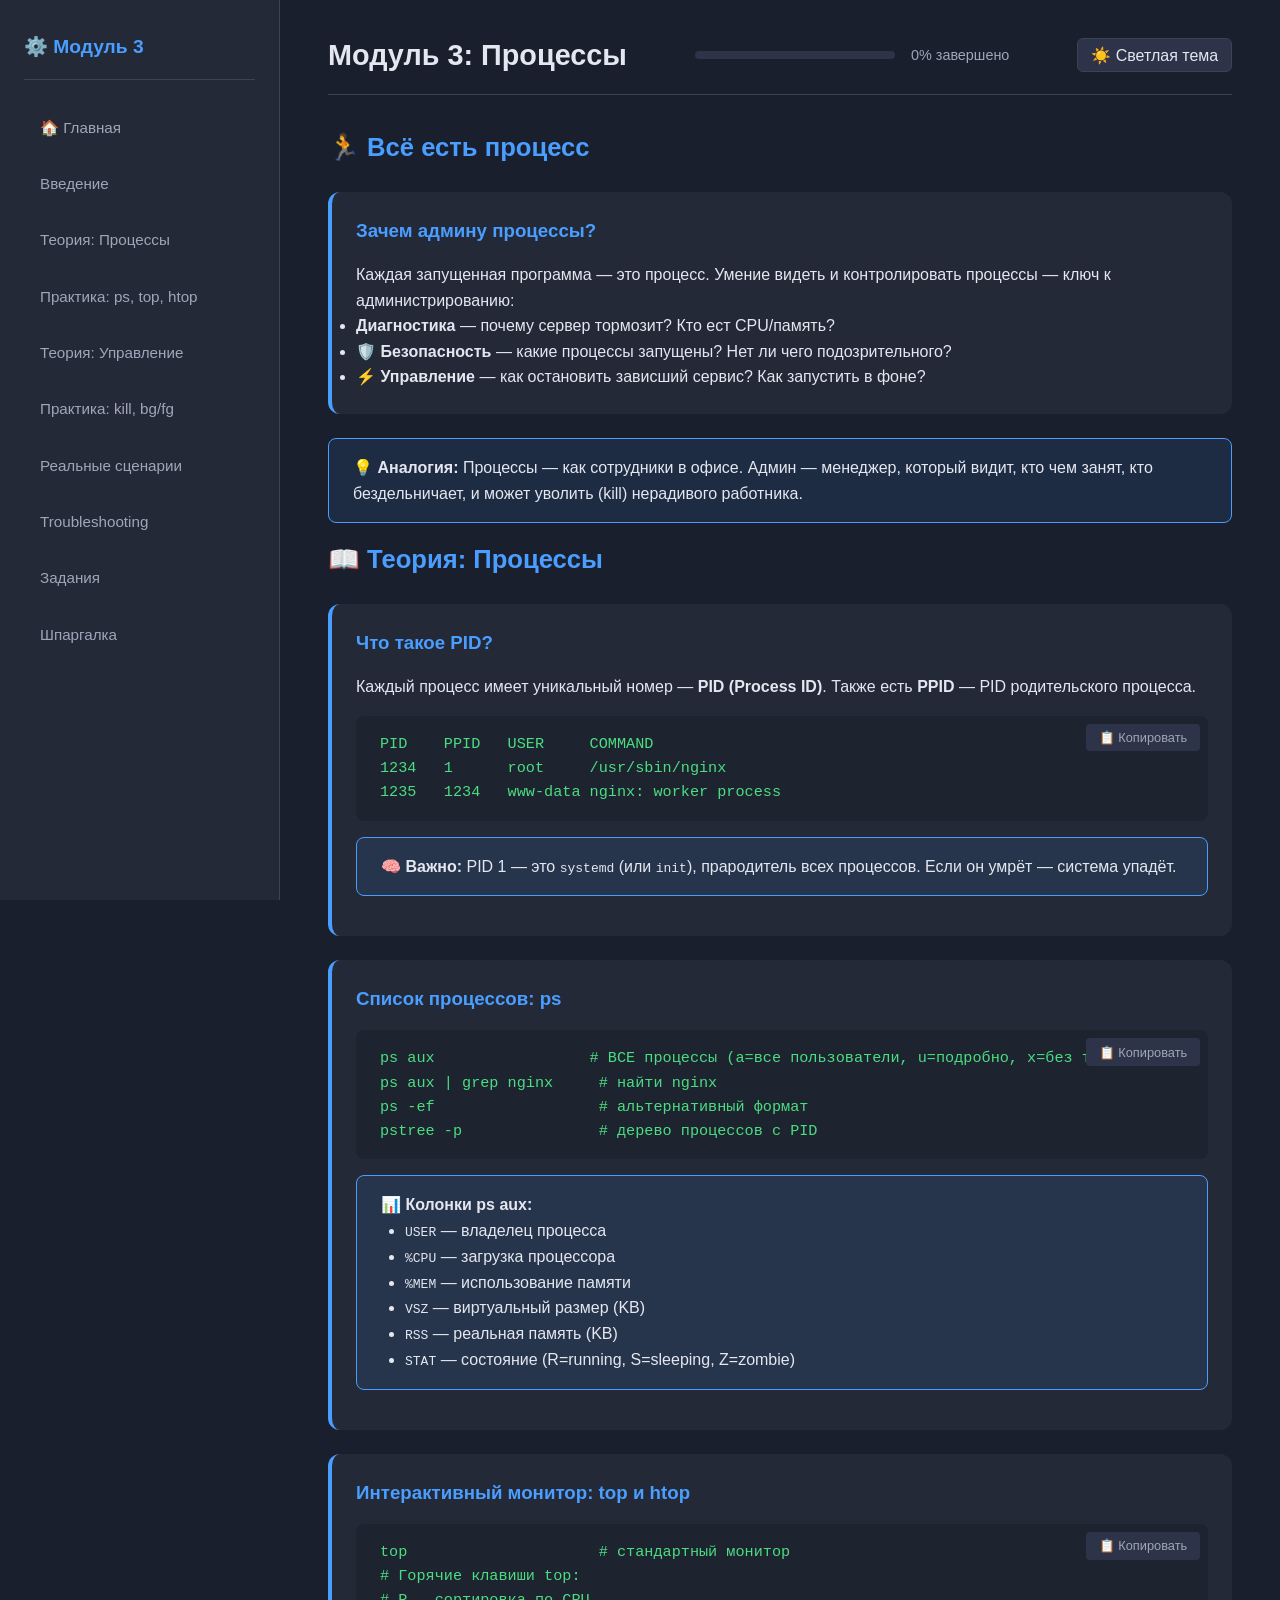
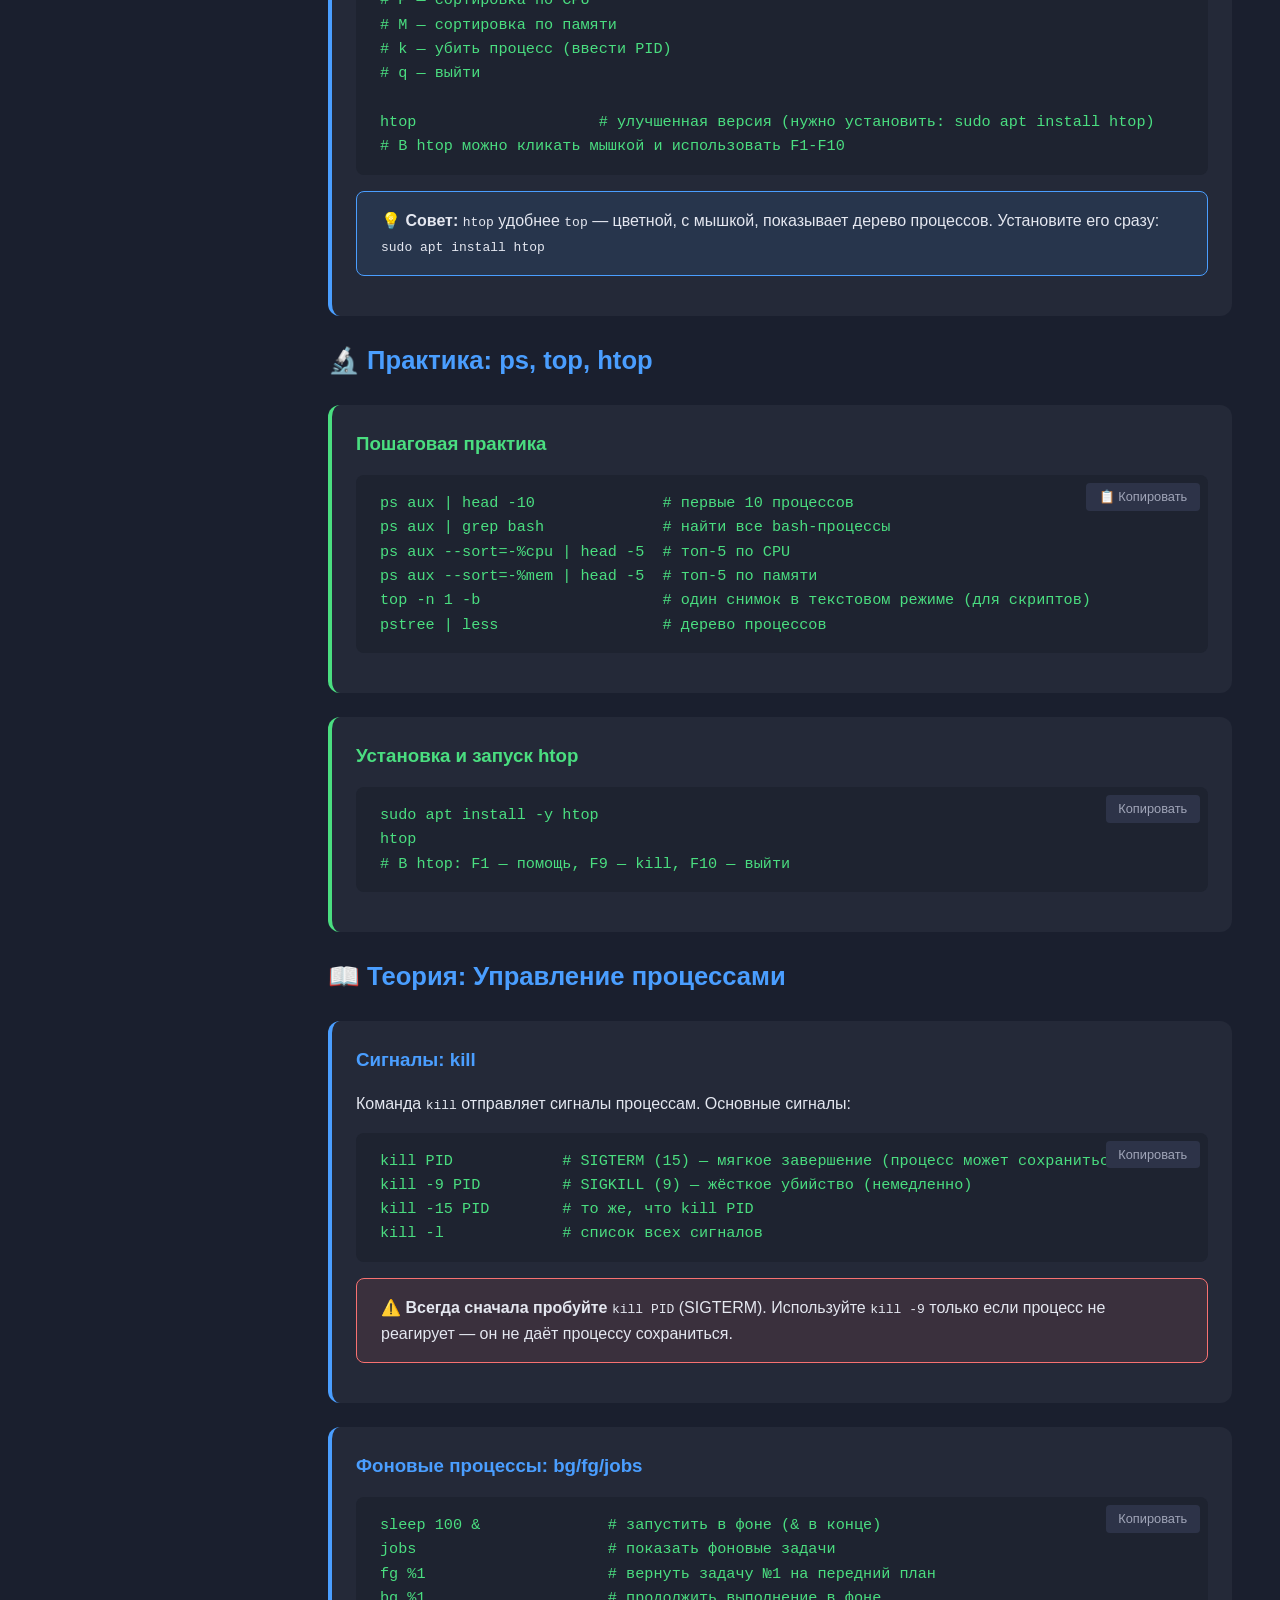
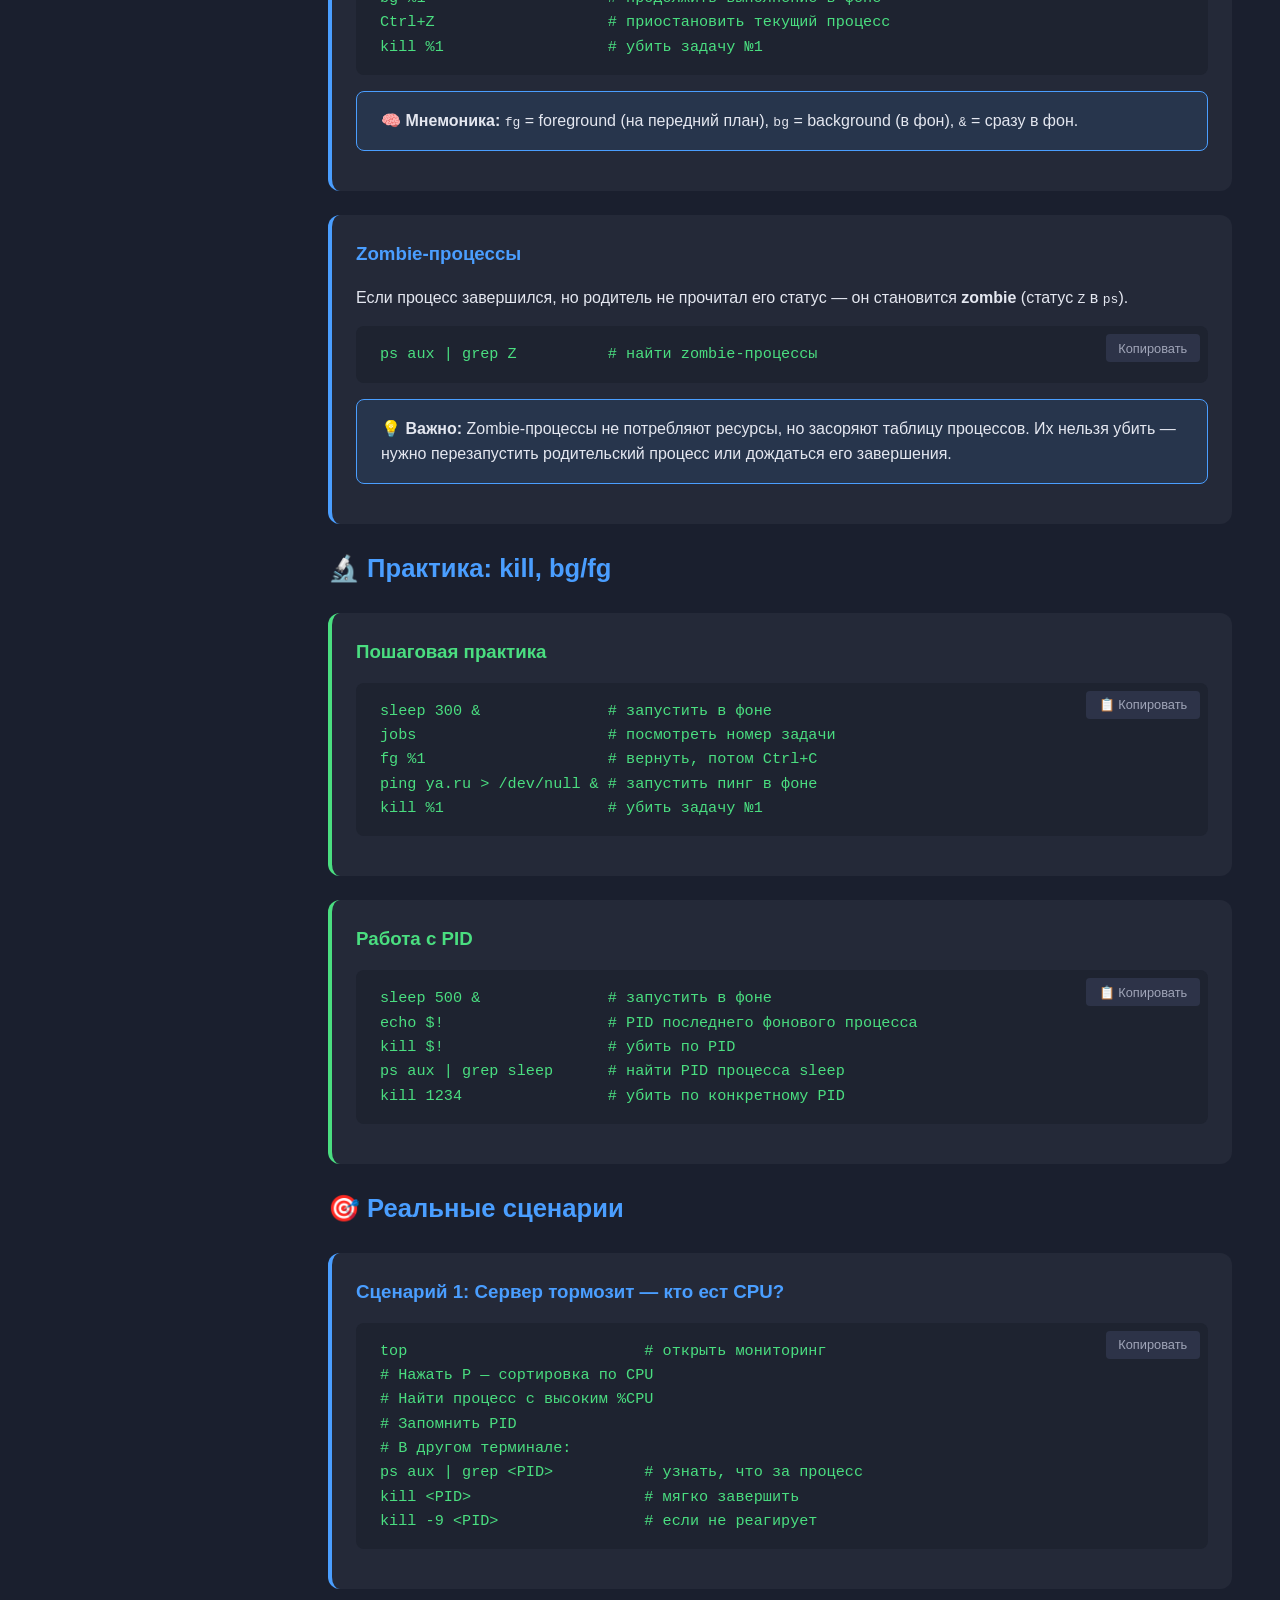
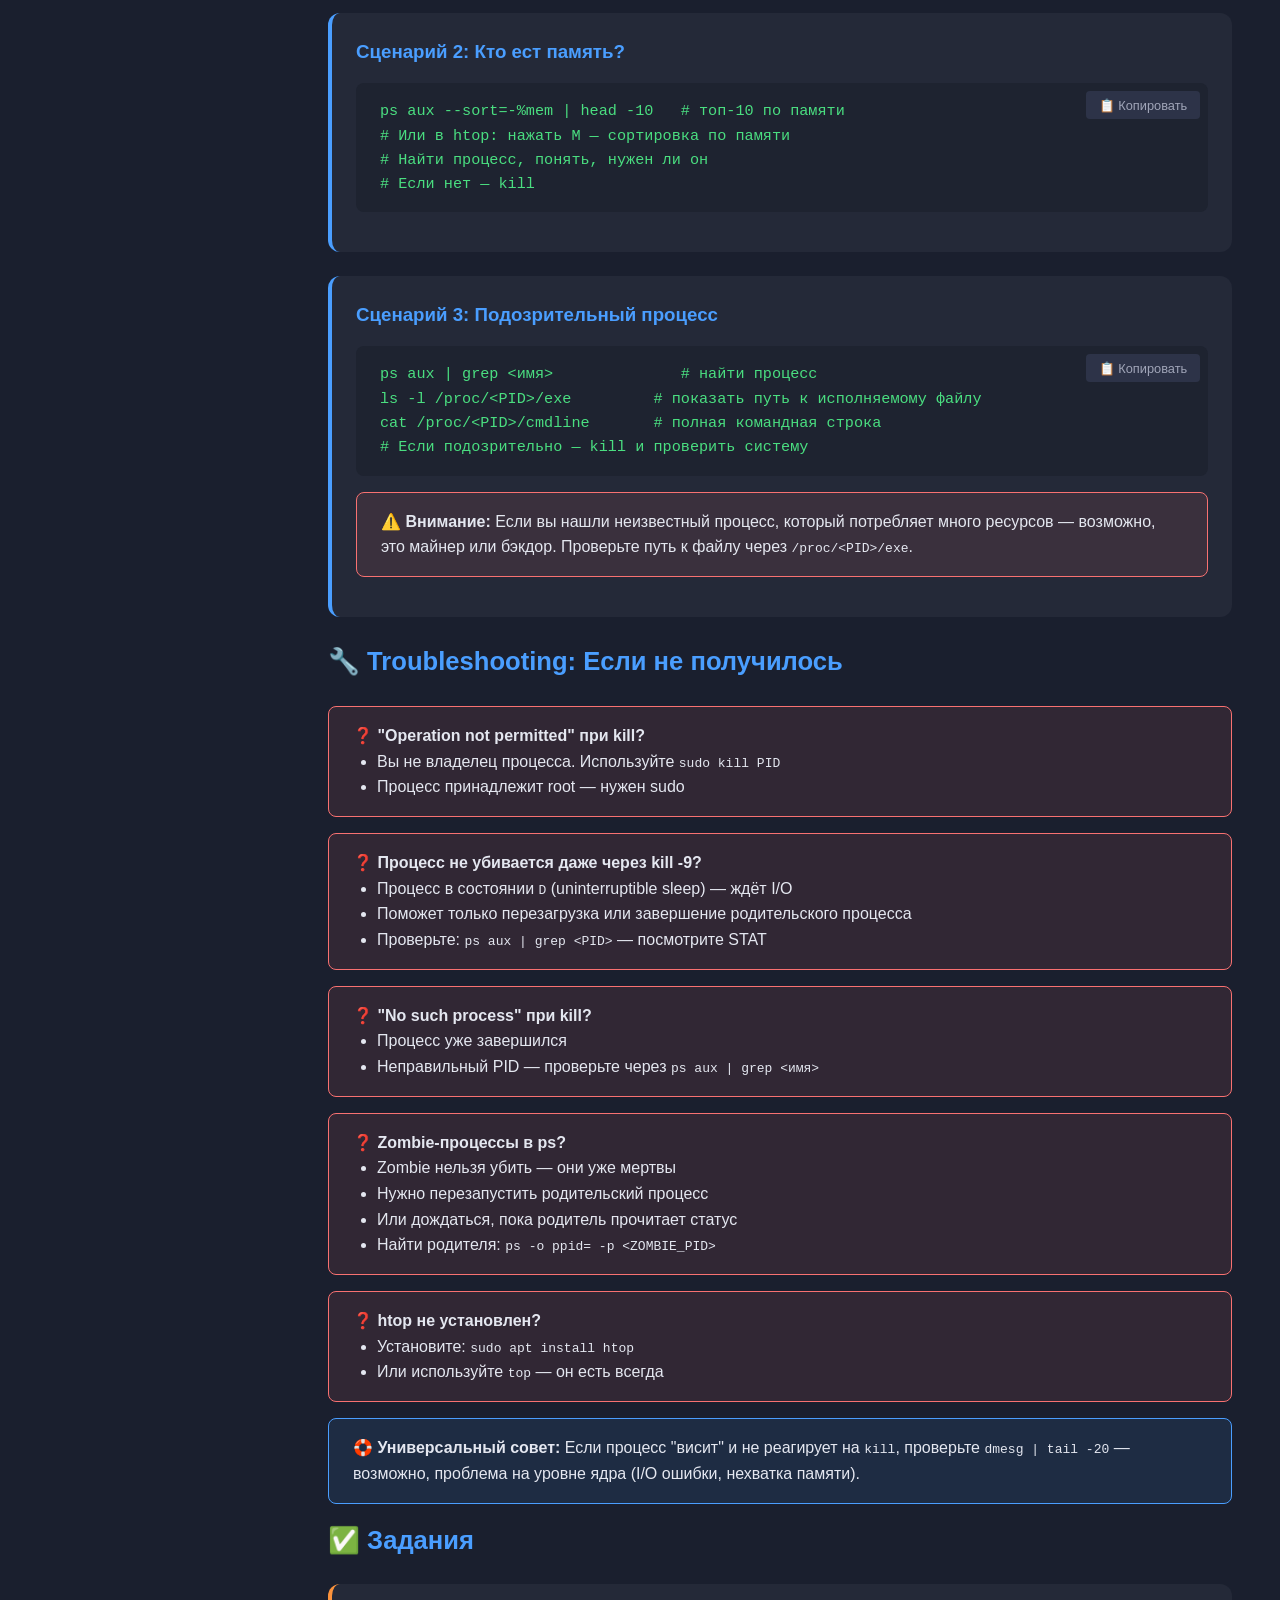
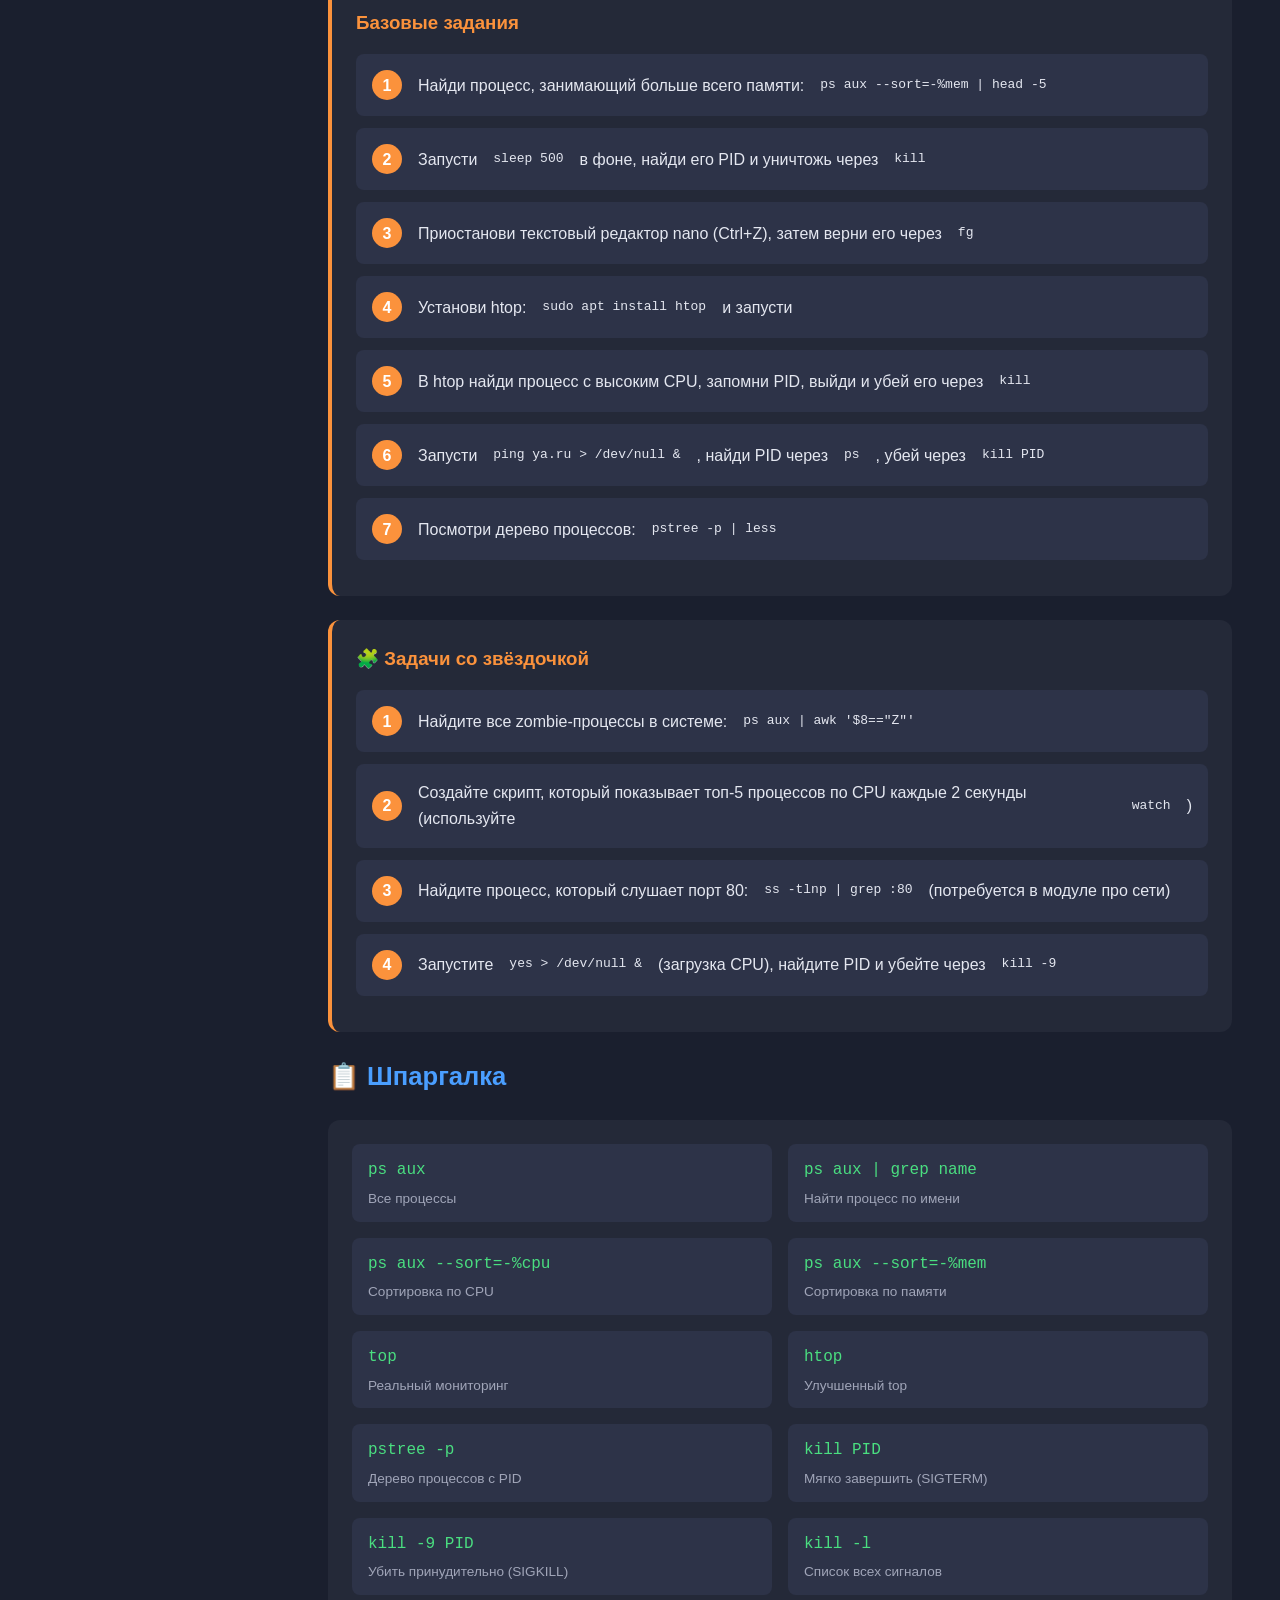
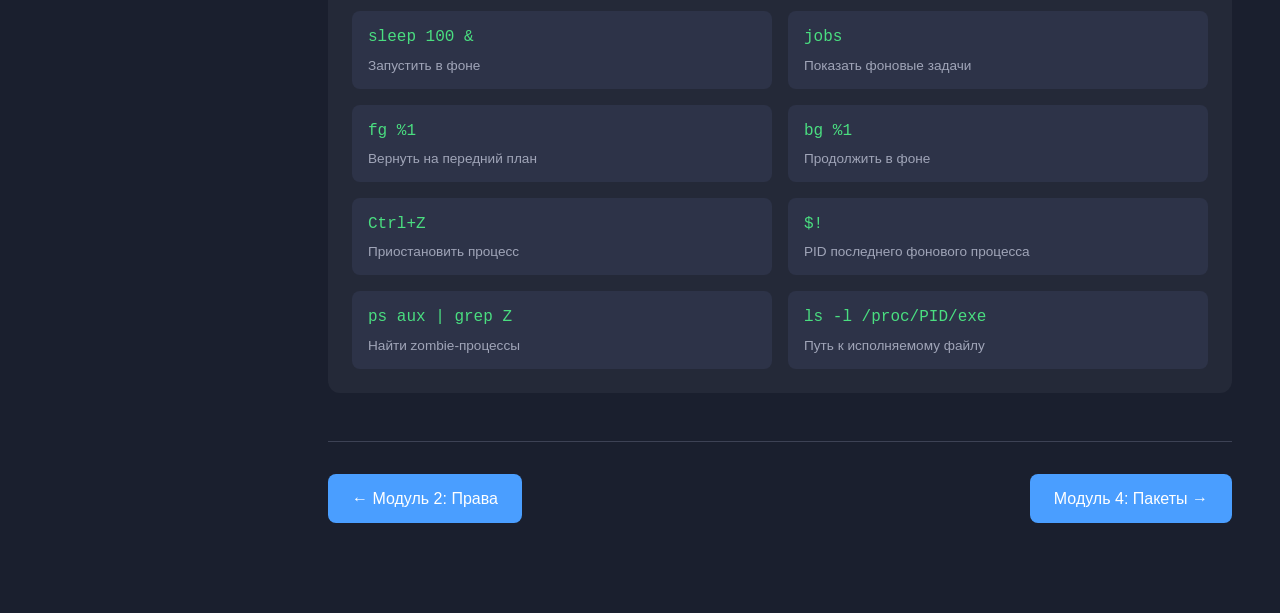
<file: modules/module3.html>
<!DOCTYPE html>
<html lang="ru">
<head>
    <meta charset="UTF-8">
    <meta name="viewport" content="width=device-width, initial-scale=1.0">
    <title>Модуль 3: Процессы - Linux Course</title>
    <link rel="stylesheet" href="../css/styles.css">
</head>
<body>
    <div class="container">
        <aside class="sidebar">
            <h2>⚙️ Модуль 3</h2>
            <ul class="nav-list">
                <li><a href="#intro" class="nav-item">Введение</a></li>
                <li><a href="#theory1" class="nav-item">Теория: Процессы</a></li>
                <li><a href="#practice1" class="nav-item">Практика: ps, top, htop</a></li>
                <li><a href="#theory2" class="nav-item">Теория: Управление</a></li>
                <li><a href="#practice2" class="nav-item">Практика: kill, bg/fg</a></li>
                <li><a href="#real-scenarios" class="nav-item">Реальные сценарии</a></li>
                <li><a href="#troubleshooting" class="nav-item">Troubleshooting</a></li>
                <li><a href="#tasks" class="nav-item">Задания</a></li>
                <li><a href="#cheatsheet" class="nav-item">Шпаргалка</a></li>
            </ul>
        </aside>

        <main class="main-content">
            <div class="header">
                <h1>Модуль 3: Процессы</h1>
                <div class="progress-container">
                    <div class="progress-bar">
                        <div class="progress-fill" id="progressFill" style="width: 0%"></div>
                    </div>
                    <span class="progress-text" id="progressText">0% завершено</span>
                </div>
                <button class="theme-toggle" id="themeToggleBtn">☀️ Светлая тема</button>
            </div>

            <section id="intro">
                <h2 class="section-title">🏃 Всё есть процесс</h2>
                <div class="theory-block">
                    <h3>Зачем админу процессы?</h3>
                    <p>Каждая запущенная программа — это процесс. Умение видеть и контролировать процессы — ключ к администрированию:</p>
                    <ul>
                        <li><strong> Диагностика</strong> — почему сервер тормозит? Кто ест CPU/память?</li>
                        <li><strong>🛡️ Безопасность</strong> — какие процессы запущены? Нет ли чего подозрительного?</li>
                        <li><strong>⚡ Управление</strong> — как остановить зависший сервис? Как запустить в фоне?</li>
                    </ul>
                </div>

                <div class="info-block">
                    <strong>💡 Аналогия:</strong> Процессы — как сотрудники в офисе. Админ — менеджер, который видит, кто чем занят, кто бездельничает, и может уволить (kill) нерадивого работника.
                </div>
            </section>

            <section id="theory1">
                <h2 class="section-title">📖 Теория: Процессы</h2>
                <div class="theory-block">
                    <h3>Что такое PID?</h3>
                    <p>Каждый процесс имеет уникальный номер — <strong>PID (Process ID)</strong>. Также есть <strong>PPID</strong> — PID родительского процесса.</p>
                    <div class="code-block">
                        <code>PID    PPID   USER     COMMAND
1234   1      root     /usr/sbin/nginx
1235   1234   www-data nginx: worker process</code>
                        <button class="copy-btn" onclick="copyCode(this)">📋 Копировать</button>
                    </div>
                    <div class="info-block">
                        <strong>🧠 Важно:</strong> PID 1 — это <code>systemd</code> (или <code>init</code>), прародитель всех процессов. Если он умрёт — система упадёт.
                    </div>
                </div>

                <div class="theory-block">
                    <h3>Список процессов: ps</h3>
                    <div class="code-block">
                        <code>ps aux                 # ВСЕ процессы (a=все пользователи, u=подробно, x=без терминала)
ps aux | grep nginx     # найти nginx
ps -ef                  # альтернативный формат
pstree -p               # дерево процессов с PID</code>
                        <button class="copy-btn" onclick="copyCode(this)">📋 Копировать</button>
                    </div>
                    <div class="info-block">
                        <strong>📊 Колонки ps aux:</strong>
                        <ul>
                            <li><code>USER</code> — владелец процесса</li>
                            <li><code>%CPU</code> — загрузка процессора</li>
                            <li><code>%MEM</code> — использование памяти</li>
                            <li><code>VSZ</code> — виртуальный размер (KB)</li>
                            <li><code>RSS</code> — реальная память (KB)</li>
                            <li><code>STAT</code> — состояние (R=running, S=sleeping, Z=zombie)</li>
                        </ul>
                    </div>
                </div>

                <div class="theory-block">
                    <h3>Интерактивный монитор: top и htop</h3>
                    <div class="code-block">
                        <code>top                     # стандартный монитор
# Горячие клавиши top:
# P — сортировка по CPU
# M — сортировка по памяти
# k — убить процесс (ввести PID)
# q — выйти

htop                    # улучшенная версия (нужно установить: sudo apt install htop)
# В htop можно кликать мышкой и использовать F1-F10</code>
                        <button class="copy-btn" onclick="copyCode(this)">📋 Копировать</button>
                    </div>
                    <div class="info-block">
                        <strong>💡 Совет:</strong> <code>htop</code> удобнее <code>top</code> — цветной, с мышкой, показывает дерево процессов. Установите его сразу: <code>sudo apt install htop</code>
                    </div>
                </div>
            </section>

            <section id="practice1">
                <h2 class="section-title">🔬 Практика: ps, top, htop</h2>
                <div class="practice-block">
                    <h3>Пошаговая практика</h3>
                    <div class="code-block">
                        <code>ps aux | head -10              # первые 10 процессов
ps aux | grep bash             # найти все bash-процессы
ps aux --sort=-%cpu | head -5  # топ-5 по CPU
ps aux --sort=-%mem | head -5  # топ-5 по памяти
top -n 1 -b                    # один снимок в текстовом режиме (для скриптов)
pstree | less                  # дерево процессов</code>
                        <button class="copy-btn" onclick="copyCode(this)">📋 Копировать</button>
                    </div>
                </div>

                <div class="practice-block">
                    <h3>Установка и запуск htop</h3>
                    <div class="code-block">
                        <code>sudo apt install -y htop
htop
# В htop: F1 — помощь, F9 — kill, F10 — выйти</code>
                        <button class="copy-btn" onclick="copyCode(this)"> Копировать</button>
                    </div>
                </div>
            </section>

            <section id="theory2">
                <h2 class="section-title">📖 Теория: Управление процессами</h2>
                <div class="theory-block">
                    <h3>Сигналы: kill</h3>
                    <p>Команда <code>kill</code> отправляет сигналы процессам. Основные сигналы:</p>
                    <div class="code-block">
                        <code>kill PID            # SIGTERM (15) — мягкое завершение (процесс может сохраниться)
kill -9 PID         # SIGKILL (9) — жёсткое убийство (немедленно)
kill -15 PID        # то же, что kill PID
kill -l             # список всех сигналов</code>
                        <button class="copy-btn" onclick="copyCode(this)"> Копировать</button>
                    </div>
                    <div class="warning-block">
                        ⚠️ <strong>Всегда сначала пробуйте</strong> <code>kill PID</code> (SIGTERM). Используйте <code>kill -9</code> только если процесс не реагирует — он не даёт процессу сохраниться.
                    </div>
                </div>

                <div class="theory-block">
                    <h3>Фоновые процессы: bg/fg/jobs</h3>
                    <div class="code-block">
                        <code>sleep 100 &              # запустить в фоне (& в конце)
jobs                     # показать фоновые задачи
fg %1                    # вернуть задачу №1 на передний план
bg %1                    # продолжить выполнение в фоне
Ctrl+Z                   # приостановить текущий процесс
kill %1                  # убить задачу №1</code>
                        <button class="copy-btn" onclick="copyCode(this)"> Копировать</button>
                    </div>
                    <div class="info-block">
                        <strong>🧠 Мнемоника:</strong> <code>fg</code> = foreground (на передний план), <code>bg</code> = background (в фон), <code>&</code> = сразу в фон.
                    </div>
                </div>

                <div class="theory-block">
                    <h3>Zombie-процессы</h3>
                    <p>Если процесс завершился, но родитель не прочитал его статус — он становится <strong>zombie</strong> (статус <code>Z</code> в <code>ps</code>).</p>
                    <div class="code-block">
                        <code>ps aux | grep Z          # найти zombie-процессы</code>
                        <button class="copy-btn" onclick="copyCode(this)"> Копировать</button>
                    </div>
                    <div class="info-block">
                        <strong>💡 Важно:</strong> Zombie-процессы не потребляют ресурсы, но засоряют таблицу процессов. Их нельзя убить — нужно перезапустить родительский процесс или дождаться его завершения.
                    </div>
                </div>
            </section>

            <section id="practice2">
                <h2 class="section-title">🔬 Практика: kill, bg/fg</h2>
                <div class="practice-block">
                    <h3>Пошаговая практика</h3>
                    <div class="code-block">
                        <code>sleep 300 &              # запустить в фоне
jobs                     # посмотреть номер задачи
fg %1                    # вернуть, потом Ctrl+C
ping ya.ru > /dev/null & # запустить пинг в фоне
kill %1                  # убить задачу №1</code>
                        <button class="copy-btn" onclick="copyCode(this)">📋 Копировать</button>
                    </div>
                </div>

                <div class="practice-block">
                    <h3>Работа с PID</h3>
                    <div class="code-block">
                        <code>sleep 500 &              # запустить в фоне
echo $!                  # PID последнего фонового процесса
kill $!                  # убить по PID
ps aux | grep sleep      # найти PID процесса sleep
kill 1234                # убить по конкретному PID</code>
                        <button class="copy-btn" onclick="copyCode(this)">📋 Копировать</button>
                    </div>
                </div>
            </section>

            <section id="real-scenarios">
                <h2 class="section-title">🎯 Реальные сценарии</h2>
                <div class="theory-block">
                    <h3>Сценарий 1: Сервер тормозит — кто ест CPU?</h3>
                    <div class="code-block">
                        <code>top                          # открыть мониторинг
# Нажать P — сортировка по CPU
# Найти процесс с высоким %CPU
# Запомнить PID
# В другом терминале:
ps aux | grep &lt;PID&gt;          # узнать, что за процесс
kill &lt;PID&gt;                   # мягко завершить
kill -9 &lt;PID&gt;                # если не реагирует</code>
                        <button class="copy-btn" onclick="copyCode(this)"> Копировать</button>
                    </div>
                </div>

                <div class="theory-block">
                    <h3>Сценарий 2: Кто ест память?</h3>
                    <div class="code-block">
                        <code>ps aux --sort=-%mem | head -10   # топ-10 по памяти
# Или в htop: нажать M — сортировка по памяти
# Найти процесс, понять, нужен ли он
# Если нет — kill</code>
                        <button class="copy-btn" onclick="copyCode(this)">📋 Копировать</button>
                    </div>
                </div>

                <div class="theory-block">
                    <h3>Сценарий 3: Подозрительный процесс</h3>
                    <div class="code-block">
                        <code>ps aux | grep &lt;имя&gt;              # найти процесс
ls -l /proc/&lt;PID&gt;/exe         # показать путь к исполняемому файлу
cat /proc/&lt;PID&gt;/cmdline       # полная командная строка
# Если подозрительно — kill и проверить систему</code>
                        <button class="copy-btn" onclick="copyCode(this)">📋 Копировать</button>
                    </div>
                    <div class="warning-block">
                        ⚠️ <strong>Внимание:</strong> Если вы нашли неизвестный процесс, который потребляет много ресурсов — возможно, это майнер или бэкдор. Проверьте путь к файлу через <code>/proc/&lt;PID&gt;/exe</code>.
                    </div>
                </div>
            </section>

            <section id="troubleshooting">
                <h2 class="section-title">🔧 Troubleshooting: Если не получилось</h2>
                <div class="warning-block">
                    <strong>❓ "Operation not permitted" при kill?</strong>
                    <ul>
                        <li>Вы не владелец процесса. Используйте <code>sudo kill PID</code></li>
                        <li>Процесс принадлежит root — нужен sudo</li>
                    </ul>
                </div>

                <div class="warning-block">
                    <strong>❓ Процесс не убивается даже через kill -9?</strong>
                    <ul>
                        <li>Процесс в состоянии <code>D</code> (uninterruptible sleep) — ждёт I/O</li>
                        <li>Поможет только перезагрузка или завершение родительского процесса</li>
                        <li>Проверьте: <code>ps aux | grep &lt;PID&gt;</code> — посмотрите STAT</li>
                    </ul>
                </div>

                <div class="warning-block">
                    <strong>❓ "No such process" при kill?</strong>
                    <ul>
                        <li>Процесс уже завершился</li>
                        <li>Неправильный PID — проверьте через <code>ps aux | grep &lt;имя&gt;</code></li>
                    </ul>
                </div>

                <div class="warning-block">
                    <strong>❓ Zombie-процессы в ps?</strong>
                    <ul>
                        <li>Zombie нельзя убить — они уже мертвы</li>
                        <li>Нужно перезапустить родительский процесс</li>
                        <li>Или дождаться, пока родитель прочитает статус</li>
                        <li>Найти родителя: <code>ps -o ppid= -p &lt;ZOMBIE_PID&gt;</code></li>
                    </ul>
                </div>

                <div class="warning-block">
                    <strong>❓ htop не установлен?</strong>
                    <ul>
                        <li>Установите: <code>sudo apt install htop</code></li>
                        <li>Или используйте <code>top</code> — он есть всегда</li>
                    </ul>
                </div>

                <div class="info-block">
                    <strong>🛟 Универсальный совет:</strong> Если процесс "висит" и не реагирует на <code>kill</code>, проверьте <code>dmesg | tail -20</code> — возможно, проблема на уровне ядра (I/O ошибки, нехватка памяти).
                </div>
            </section>

            <section id="tasks">
                <h2 class="section-title">✅ Задания</h2>
                <div class="task-block">
                    <h3>Базовые задания</h3>
                    <ul class="task-list">
                        <li class="task-item">Найди процесс, занимающий больше всего памяти: <code>ps aux --sort=-%mem | head -5</code></li>
                        <li class="task-item">Запусти <code>sleep 500</code> в фоне, найди его PID и уничтожь через <code>kill</code></li>
                        <li class="task-item">Приостанови текстовый редактор nano (Ctrl+Z), затем верни его через <code>fg</code></li>
                        <li class="task-item">Установи htop: <code>sudo apt install htop</code> и запусти</li>
                        <li class="task-item">В htop найди процесс с высоким CPU, запомни PID, выйди и убей его через <code>kill</code></li>
                        <li class="task-item">Запусти <code>ping ya.ru > /dev/null &</code>, найди PID через <code>ps</code>, убей через <code>kill PID</code></li>
                        <li class="task-item">Посмотри дерево процессов: <code>pstree -p | less</code></li>
                    </ul>
                </div>

                <div class="task-block">
                    <h3>🧩 Задачи со звёздочкой</h3>
                    <ul class="task-list">
                        <li class="task-item">Найдите все zombie-процессы в системе: <code>ps aux | awk '$8=="Z"'</code></li>
                        <li class="task-item">Создайте скрипт, который показывает топ-5 процессов по CPU каждые 2 секунды (используйте <code>watch</code>)</li>
                        <li class="task-item">Найдите процесс, который слушает порт 80: <code>ss -tlnp | grep :80</code> (потребуется в модуле про сети)</li>
                        <li class="task-item">Запустите <code>yes > /dev/null &</code> (загрузка CPU), найдите PID и убейте через <code>kill -9</code></li>
                    </ul>
                </div>
            </section>

            <section id="cheatsheet">
                <h2 class="section-title">📋 Шпаргалка</h2>
                <div class="cheat-sheet">
                    <div class="cheat-grid">
                        <div class="cheat-item">
                            <code>ps aux</code>
                            <p>Все процессы</p>
                        </div>
                        <div class="cheat-item">
                            <code>ps aux | grep name</code>
                            <p>Найти процесс по имени</p>
                        </div>
                        <div class="cheat-item">
                            <code>ps aux --sort=-%cpu</code>
                            <p>Сортировка по CPU</p>
                        </div>
                        <div class="cheat-item">
                            <code>ps aux --sort=-%mem</code>
                            <p>Сортировка по памяти</p>
                        </div>
                        <div class="cheat-item">
                            <code>top</code>
                            <p>Реальный мониторинг</p>
                        </div>
                        <div class="cheat-item">
                            <code>htop</code>
                            <p>Улучшенный top</p>
                        </div>
                        <div class="cheat-item">
                            <code>pstree -p</code>
                            <p>Дерево процессов с PID</p>
                        </div>
                        <div class="cheat-item">
                            <code>kill PID</code>
                            <p>Мягко завершить (SIGTERM)</p>
                        </div>
                        <div class="cheat-item">
                            <code>kill -9 PID</code>
                            <p>Убить принудительно (SIGKILL)</p>
                        </div>
                        <div class="cheat-item">
                            <code>kill -l</code>
                            <p>Список всех сигналов</p>
                        </div>
                        <div class="cheat-item">
                            <code>sleep 100 &</code>
                            <p>Запустить в фоне</p>
                        </div>
                        <div class="cheat-item">
                            <code>jobs</code>
                            <p>Показать фоновые задачи</p>
                        </div>
                        <div class="cheat-item">
                            <code>fg %1</code>
                            <p>Вернуть на передний план</p>
                        </div>
                        <div class="cheat-item">
                            <code>bg %1</code>
                            <p>Продолжить в фоне</p>
                        </div>
                        <div class="cheat-item">
                            <code>Ctrl+Z</code>
                            <p>Приостановить процесс</p>
                        </div>
                        <div class="cheat-item">
                            <code>$!</code>
                            <p>PID последнего фонового процесса</p>
                        </div>
                        <div class="cheat-item">
                            <code>ps aux | grep Z</code>
                            <p>Найти zombie-процессы</p>
                        </div>
                        <div class="cheat-item">
                            <code>ls -l /proc/PID/exe</code>
                            <p>Путь к исполняемому файлу</p>
                        </div>
                    </div>
                </div>
            </section>

            <div class="nav-buttons">
                <a href="module2.html" class="nav-btn">← Модуль 2: Права</a>
                <a href="module4.html" class="nav-btn">Модуль 4: Пакеты →</a>
            </div>
        </main>
    </div>

    <script src="../js/main.js"></script>
</body>
</html>
</file>
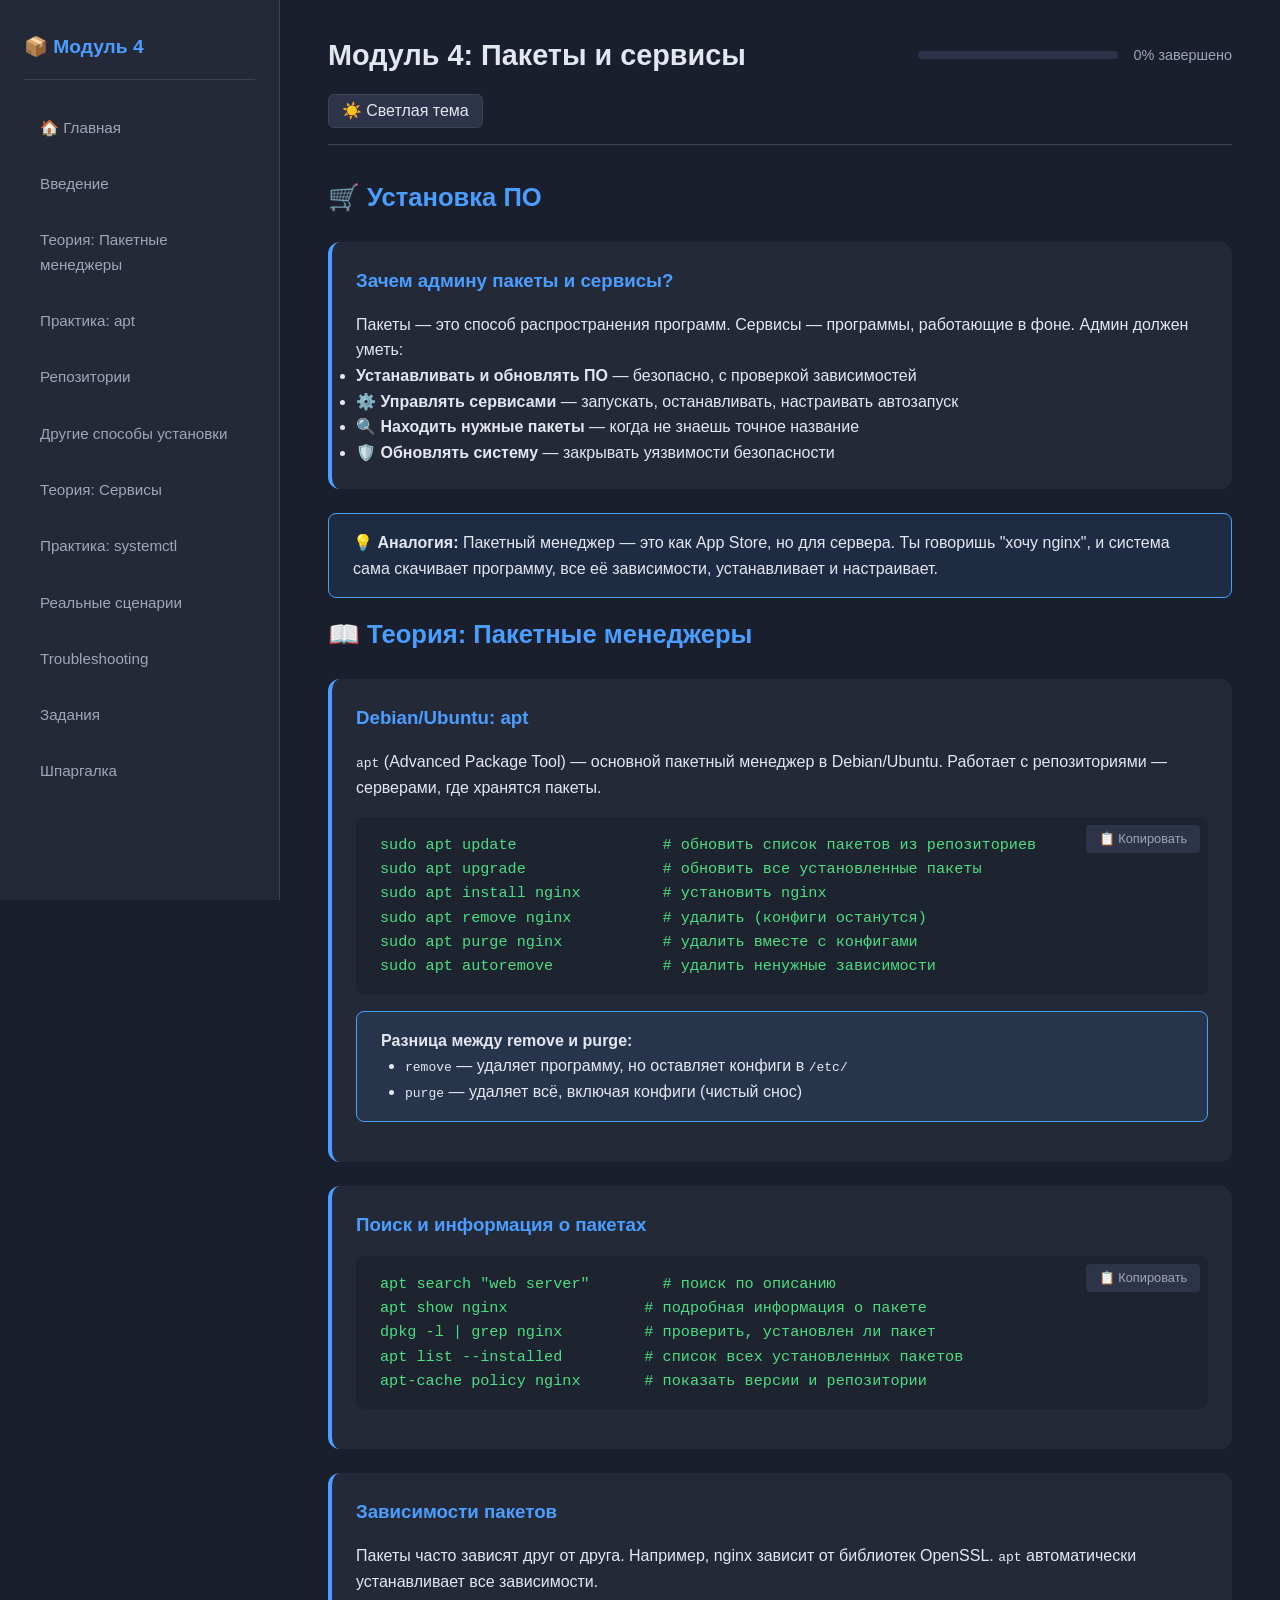
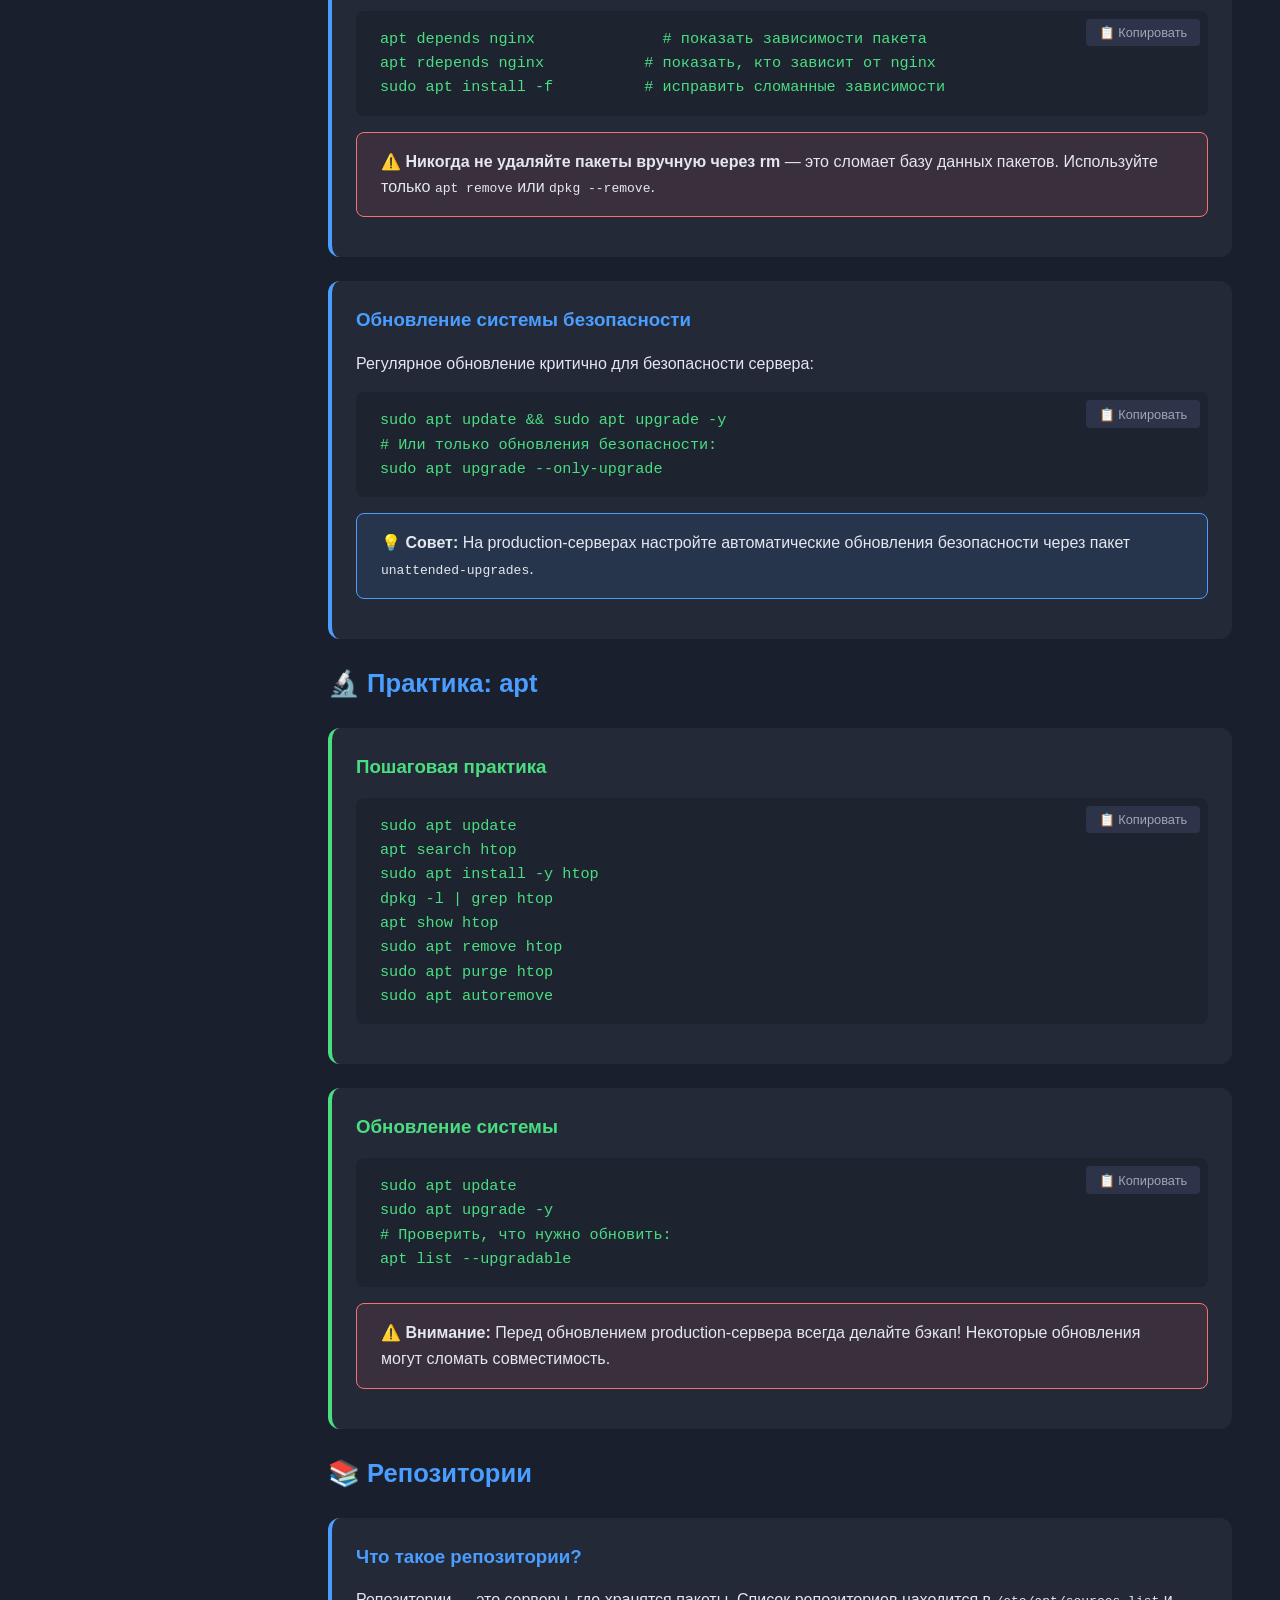
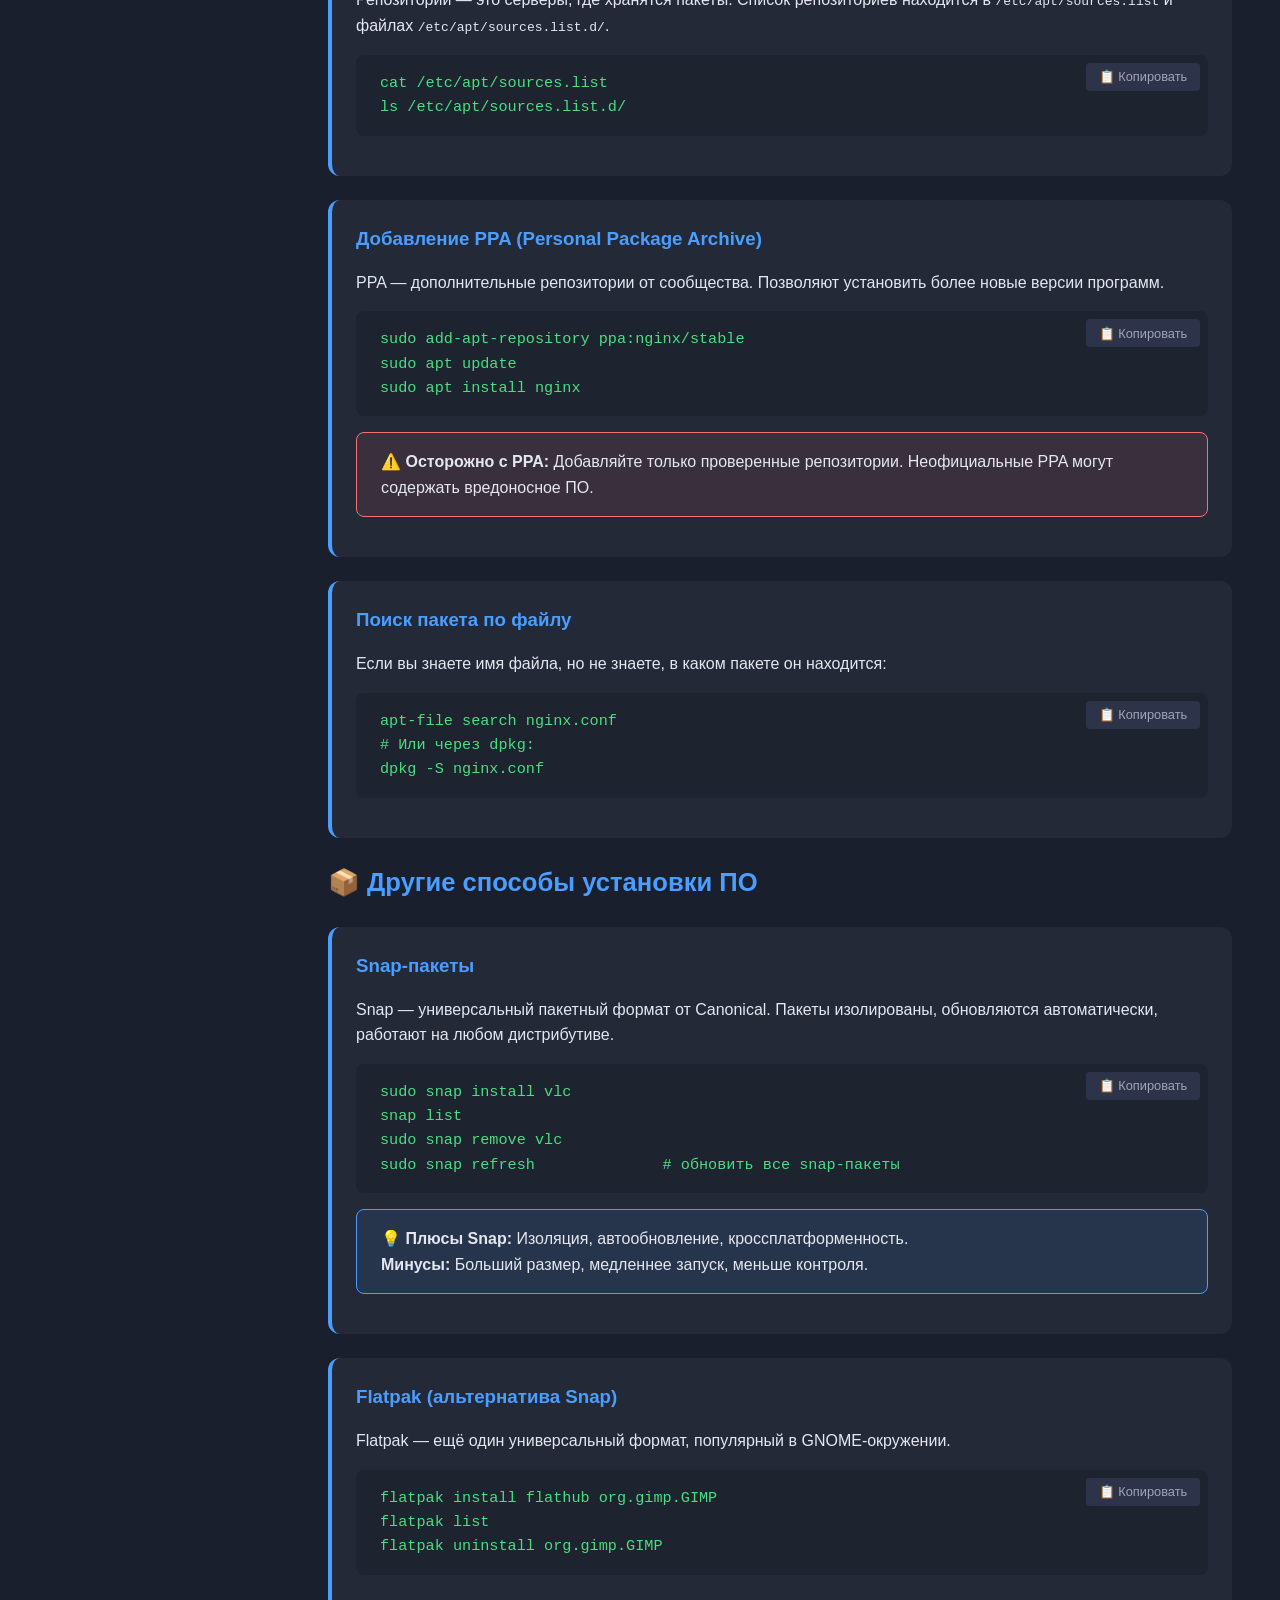
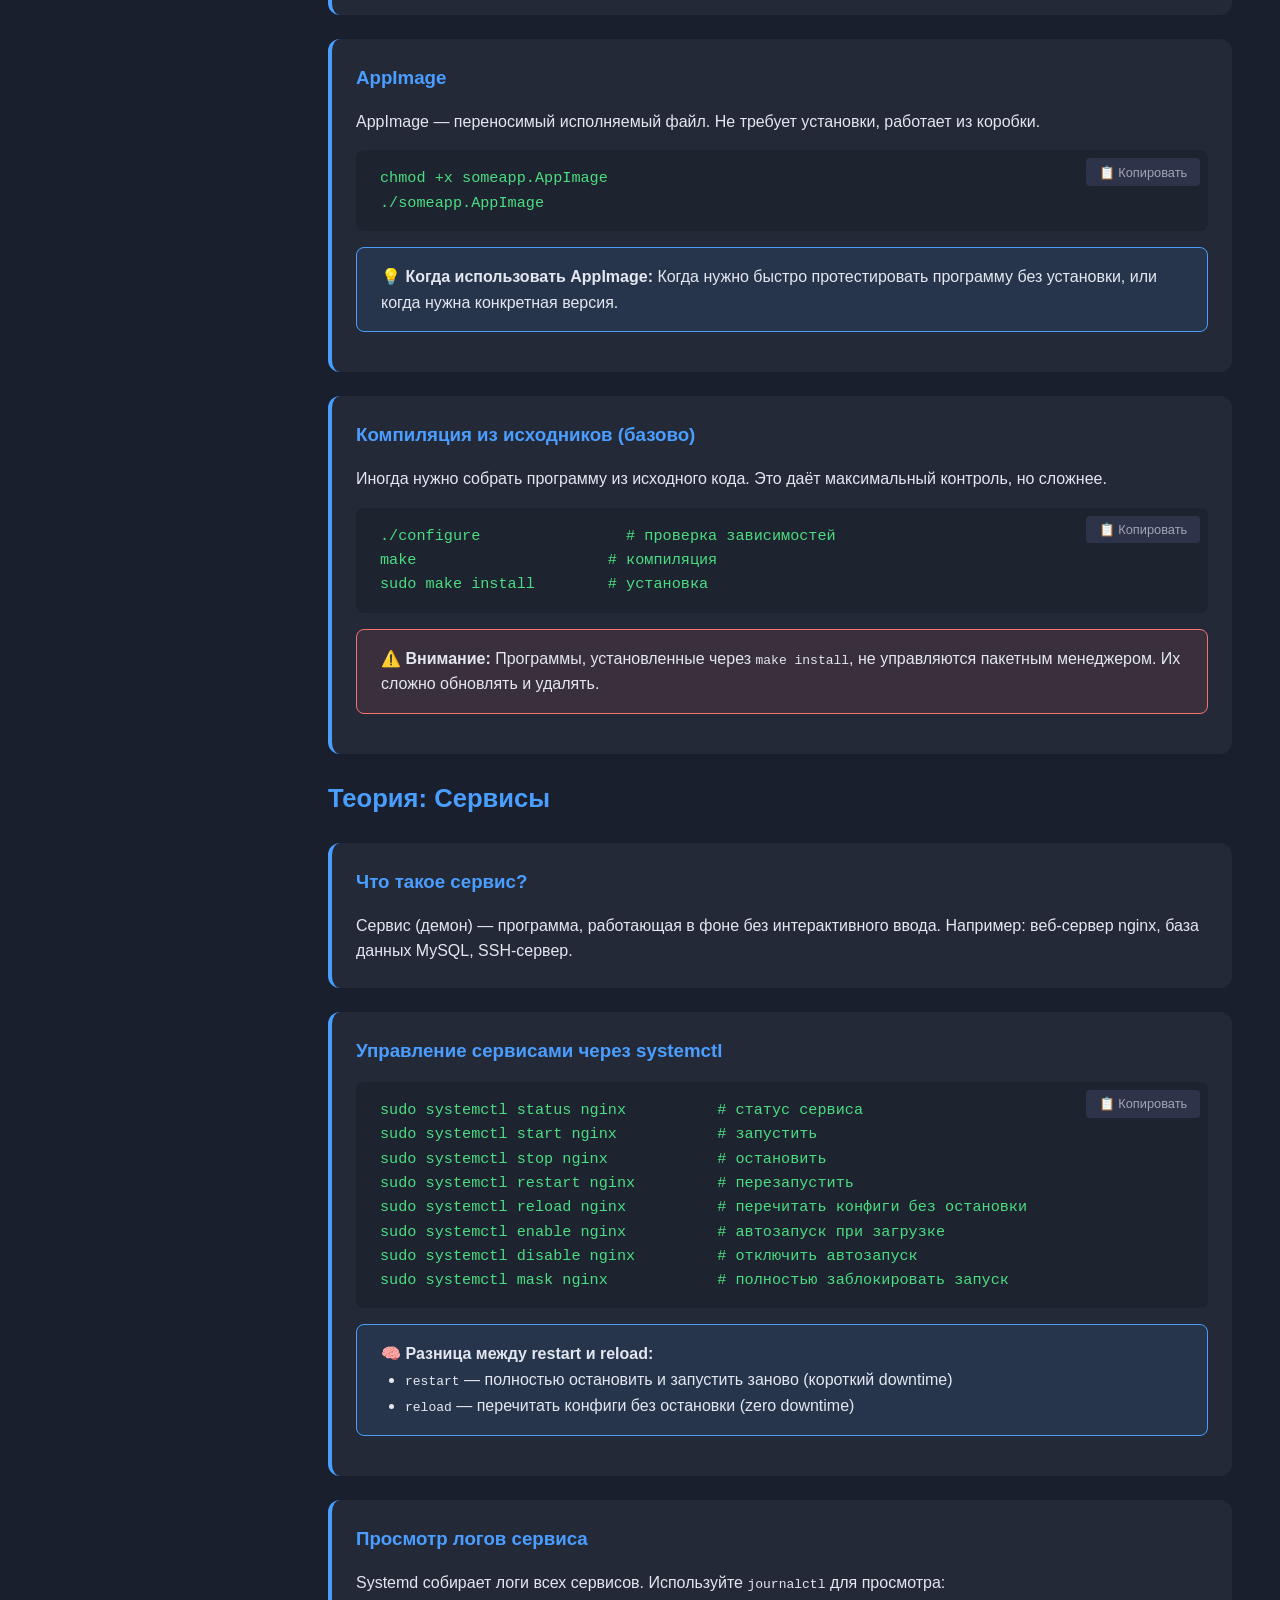
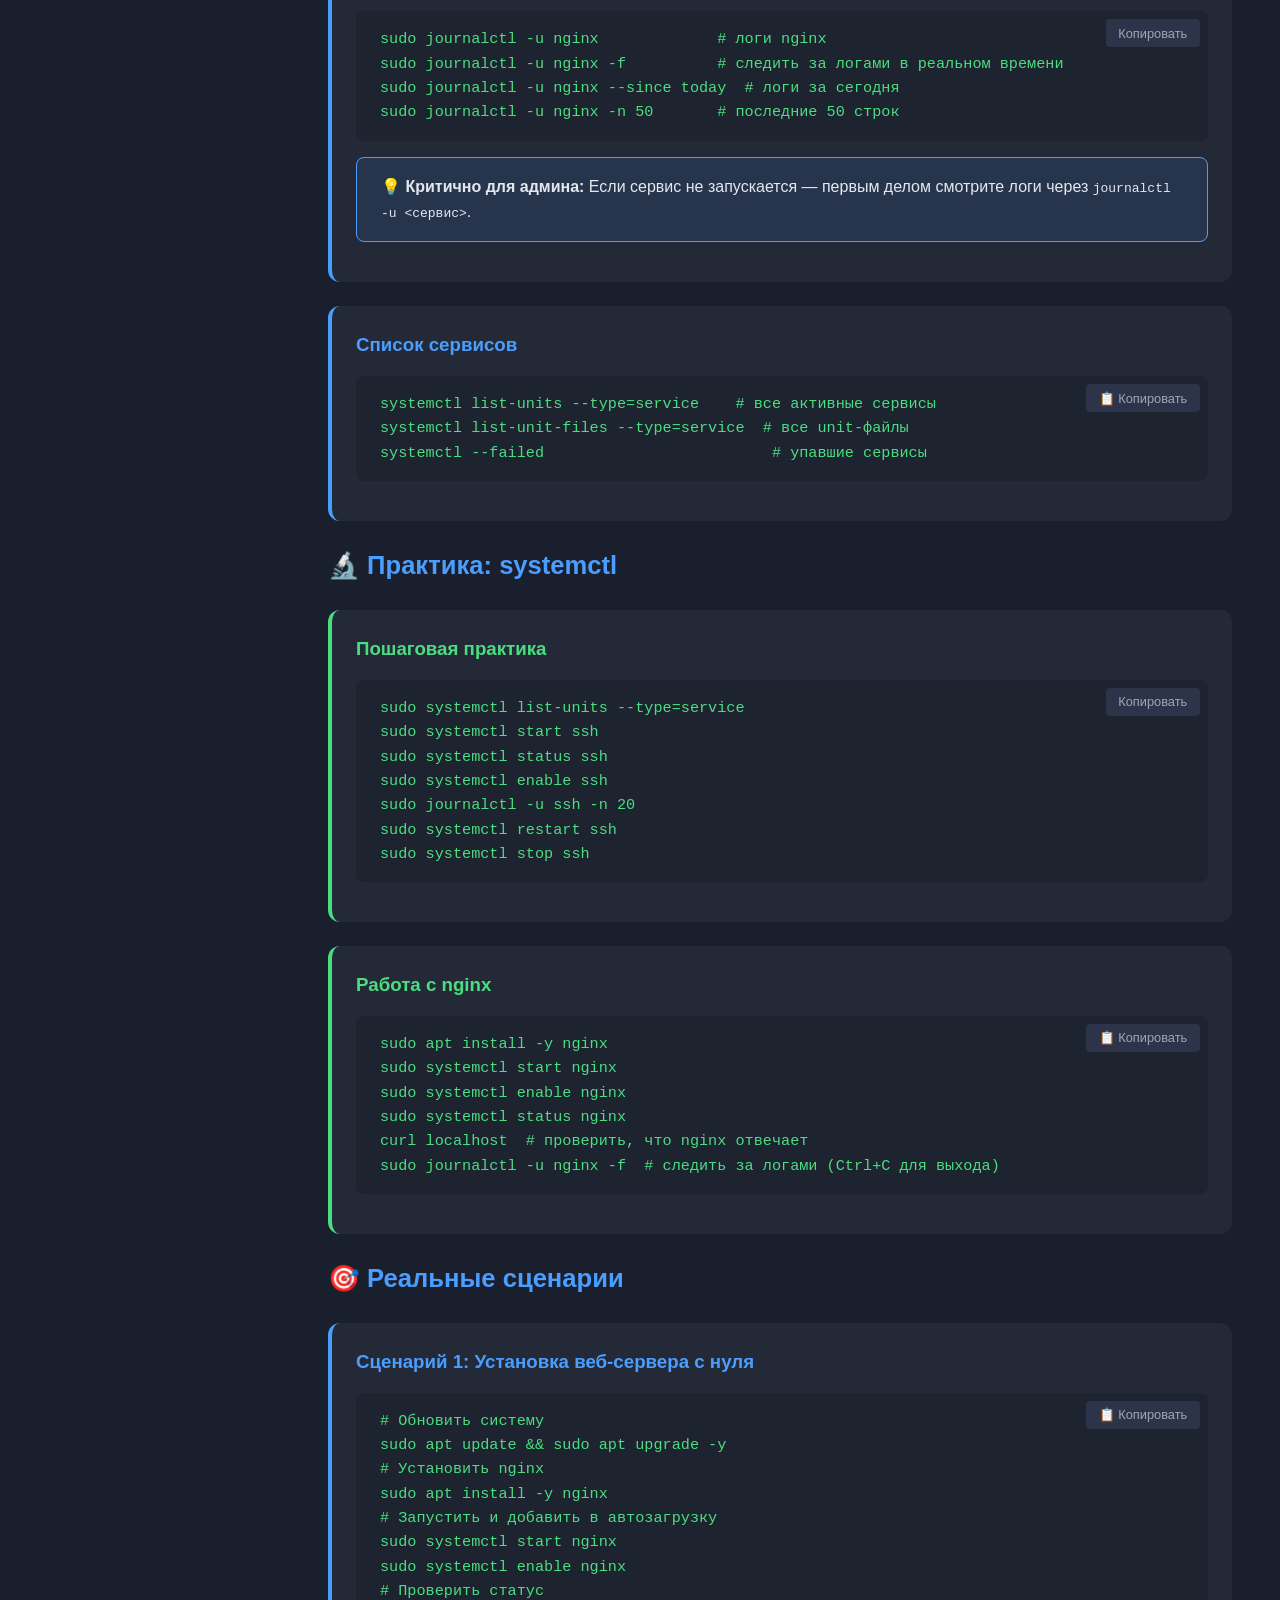
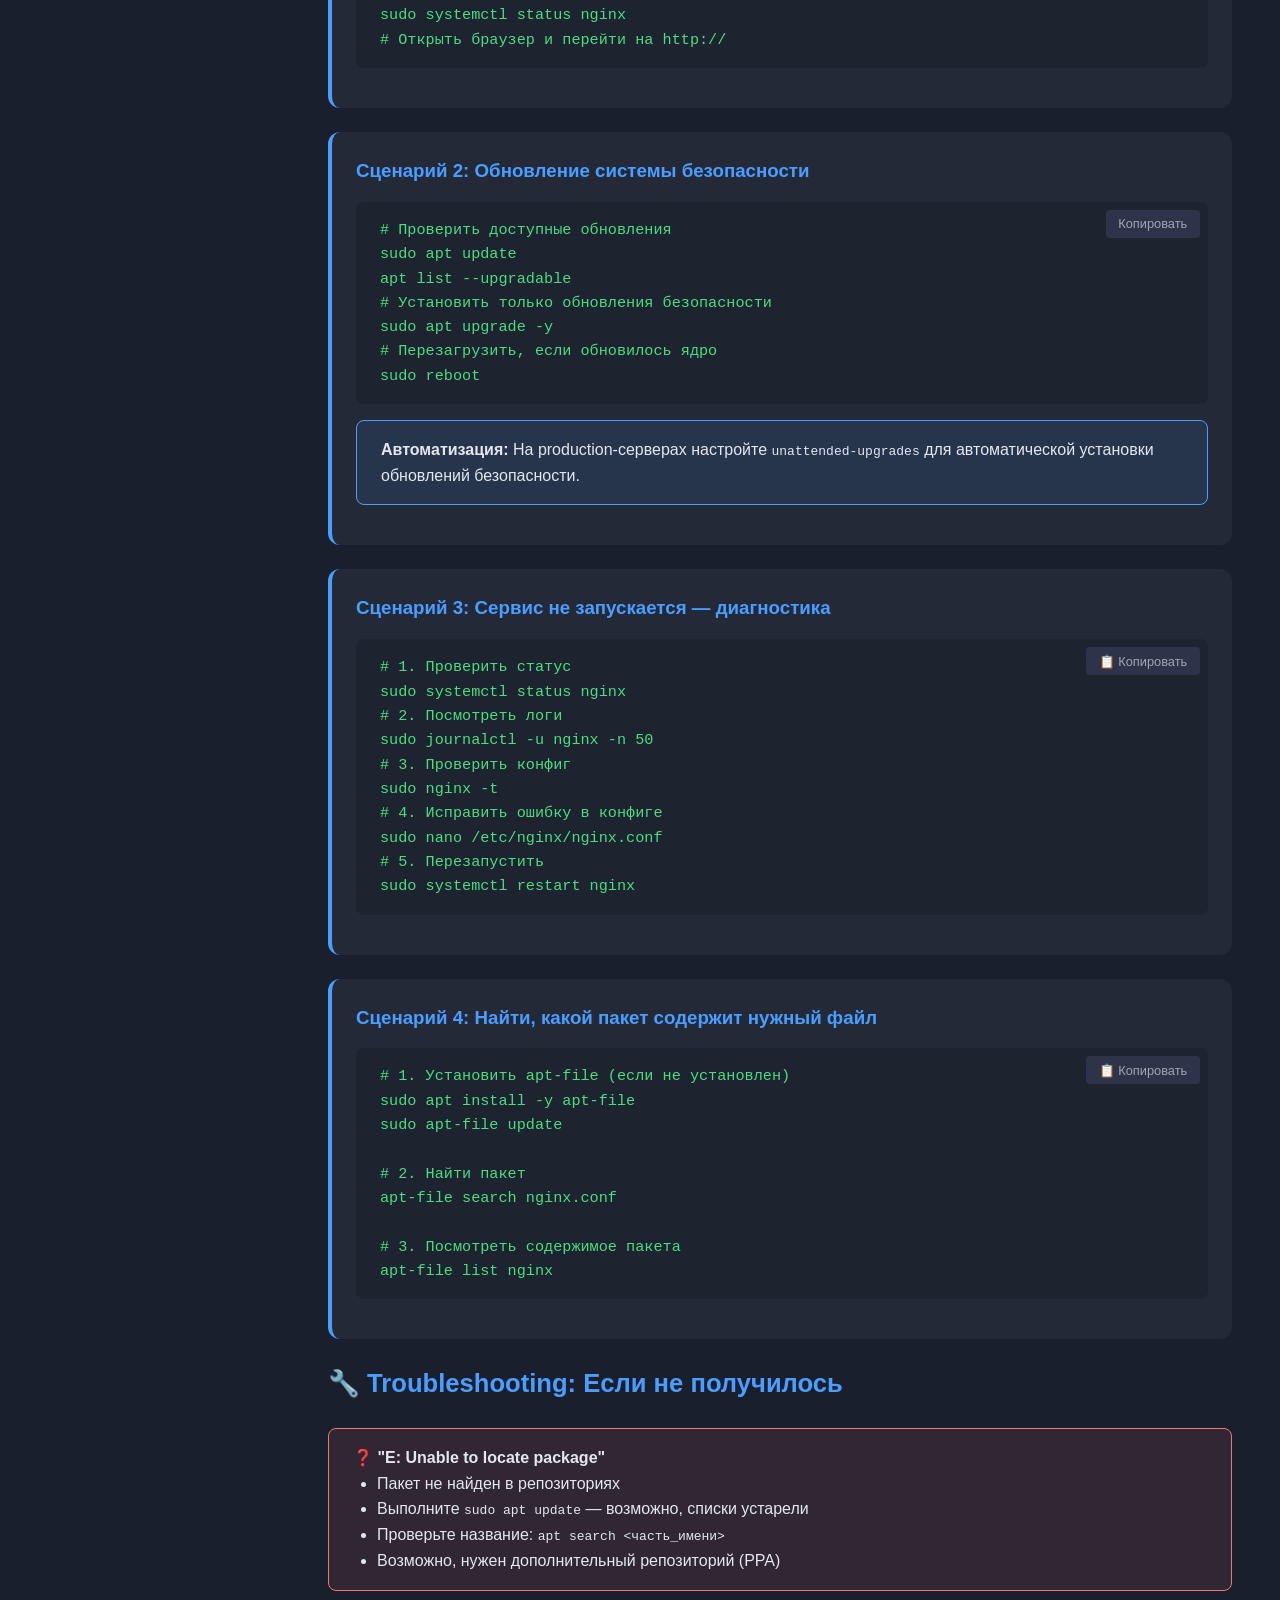
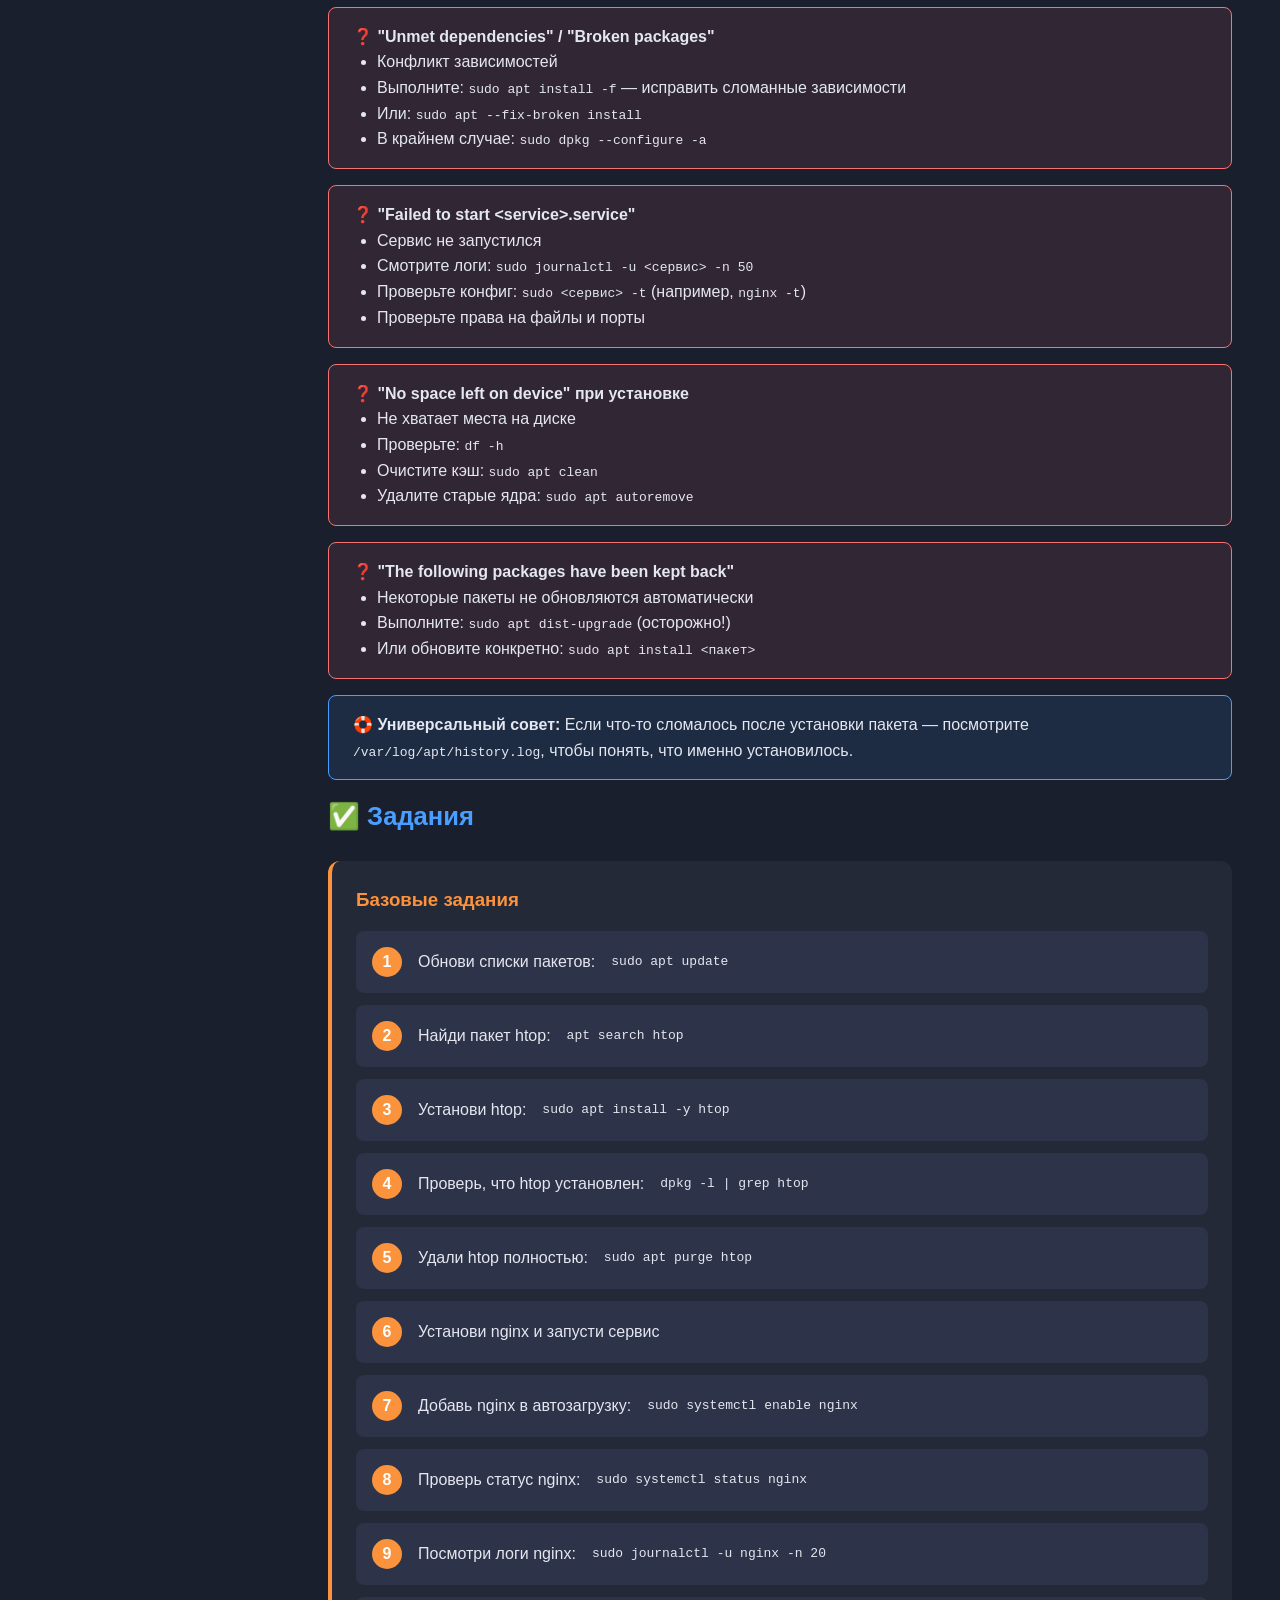
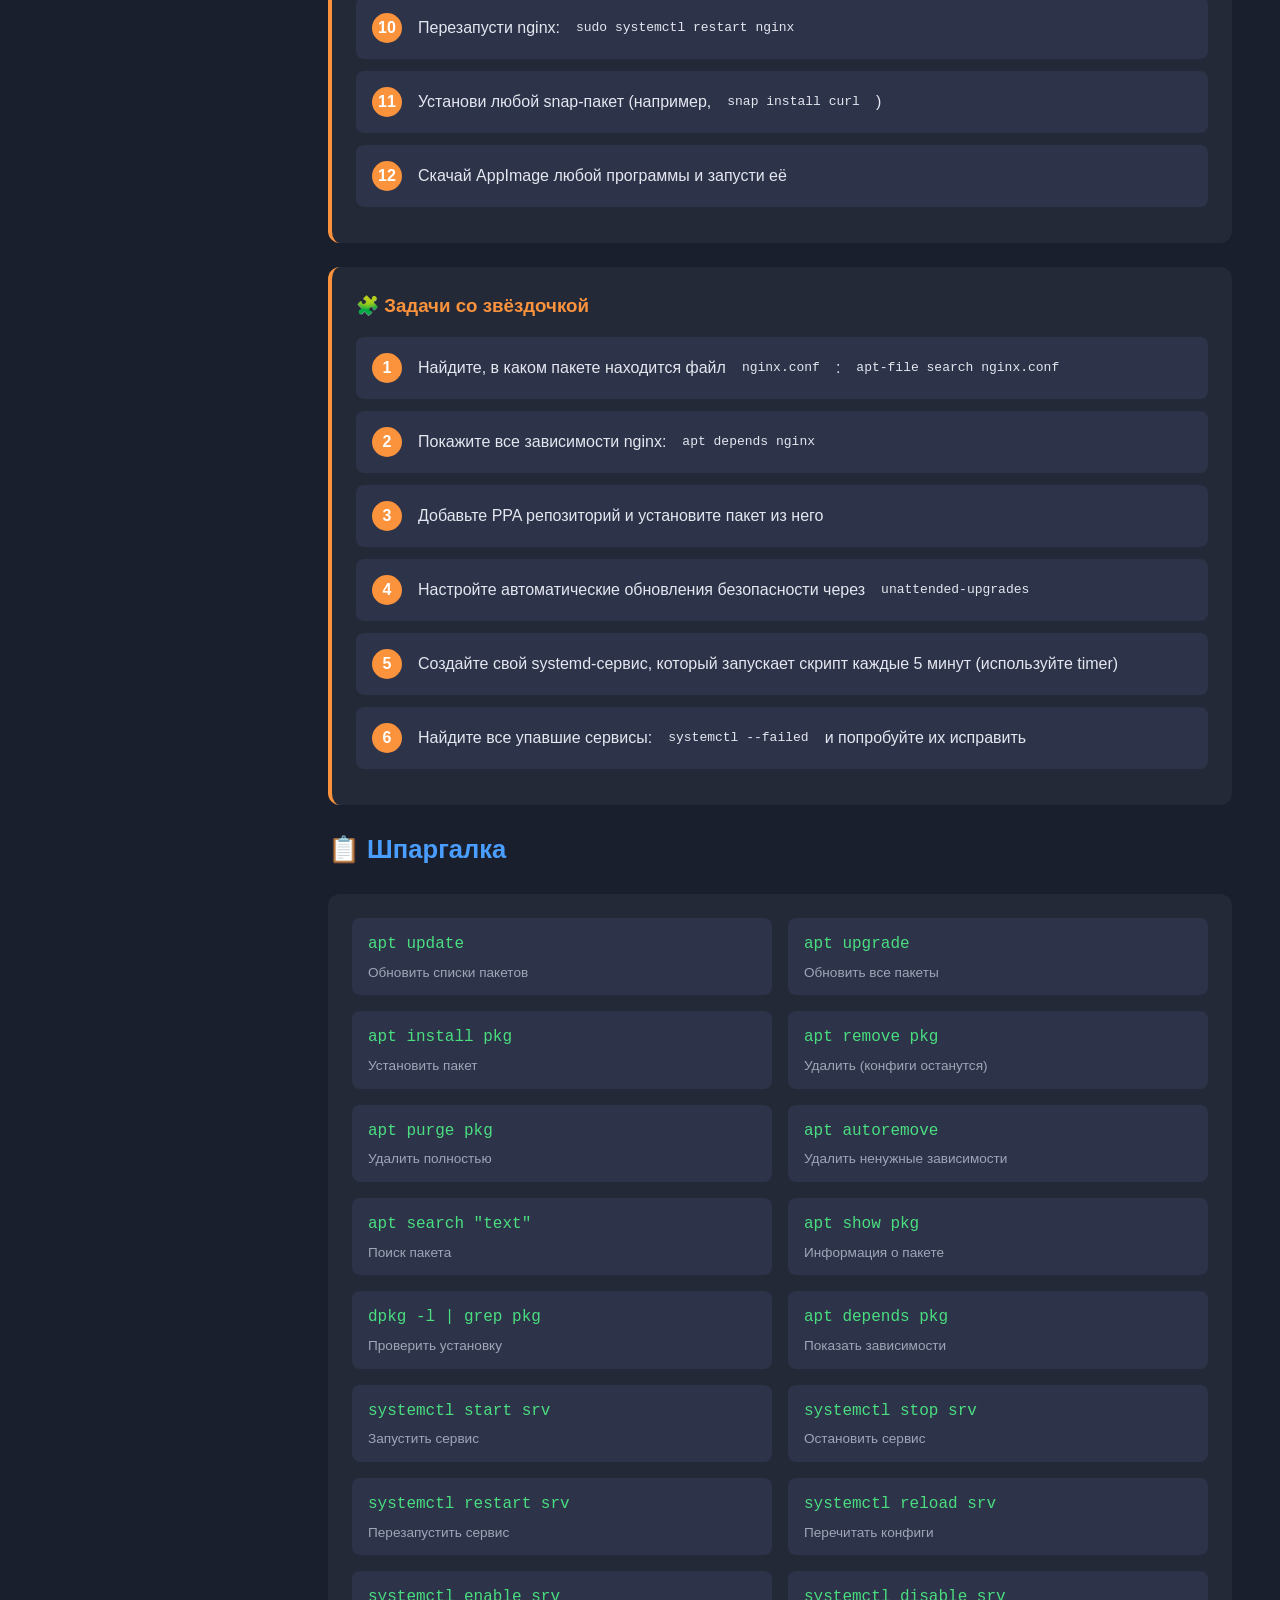
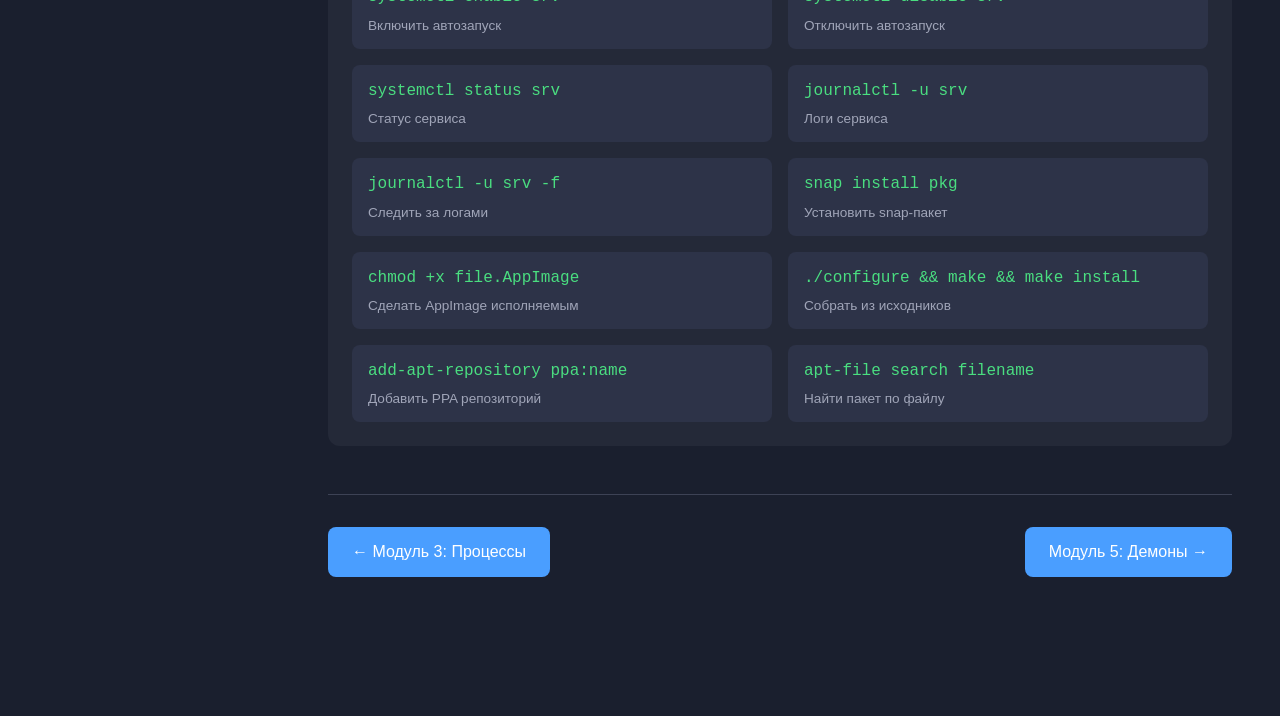
<file: modules/module4.html>
<!DOCTYPE html>
<html lang="ru">
<head>
    <meta charset="UTF-8">
    <meta name="viewport" content="width=device-width, initial-scale=1.0">
    <title>Модуль 4: Пакеты и сервисы - Linux Course</title>
    <link rel="stylesheet" href="../css/styles.css">
</head>
<body>
    <div class="container">
        <aside class="sidebar">
            <h2>📦 Модуль 4</h2>
            <ul class="nav-list">
                <li><a href="#intro" class="nav-item">Введение</a></li>
                <li><a href="#theory1" class="nav-item">Теория: Пакетные менеджеры</a></li>
                <li><a href="#practice1" class="nav-item">Практика: apt</a></li>
                <li><a href="#repositories" class="nav-item">Репозитории</a></li>
                <li><a href="#other-install" class="nav-item">Другие способы установки</a></li>
                <li><a href="#theory2" class="nav-item">Теория: Сервисы</a></li>
                <li><a href="#practice2" class="nav-item">Практика: systemctl</a></li>
                <li><a href="#real-scenarios" class="nav-item">Реальные сценарии</a></li>
                <li><a href="#troubleshooting" class="nav-item">Troubleshooting</a></li>
                <li><a href="#tasks" class="nav-item">Задания</a></li>
                <li><a href="#cheatsheet" class="nav-item">Шпаргалка</a></li>
            </ul>
        </aside>

        <main class="main-content">
            <div class="header">
                <h1>Модуль 4: Пакеты и сервисы</h1>
                <div class="progress-container">
                    <div class="progress-bar">
                        <div class="progress-fill" id="progressFill" style="width: 0%"></div>
                    </div>
                    <span class="progress-text" id="progressText">0% завершено</span>
                </div>
                <button class="theme-toggle" id="themeToggleBtn">☀️ Светлая тема</button>
            </div>

            <!-- INTRO -->
            <section id="intro">
                <h2 class="section-title">🛒 Установка ПО</h2>
                <div class="theory-block">
                    <h3>Зачем админу пакеты и сервисы?</h3>
                    <p>Пакеты — это способ распространения программ. Сервисы — программы, работающие в фоне. Админ должен уметь:</p>
                    <ul>
                        <li><strong> Устанавливать и обновлять ПО</strong> — безопасно, с проверкой зависимостей</li>
                        <li><strong>⚙️ Управлять сервисами</strong> — запускать, останавливать, настраивать автозапуск</li>
                        <li><strong>🔍 Находить нужные пакеты</strong> — когда не знаешь точное название</li>
                        <li><strong>🛡️ Обновлять систему</strong> — закрывать уязвимости безопасности</li>
                    </ul>
                </div>

                <div class="info-block">
                    <strong>💡 Аналогия:</strong> Пакетный менеджер — это как App Store, но для сервера. Ты говоришь "хочу nginx", и система сама скачивает программу, все её зависимости, устанавливает и настраивает.
                </div>
            </section>

            <!-- THEORY 1 -->
            <section id="theory1">
                <h2 class="section-title">📖 Теория: Пакетные менеджеры</h2>
                <div class="theory-block">
                    <h3>Debian/Ubuntu: apt</h3>
                    <p><code>apt</code> (Advanced Package Tool) — основной пакетный менеджер в Debian/Ubuntu. Работает с репозиториями — серверами, где хранятся пакеты.</p>
                    <div class="code-block">
                        <code>sudo apt update                # обновить список пакетов из репозиториев
sudo apt upgrade               # обновить все установленные пакеты
sudo apt install nginx         # установить nginx
sudo apt remove nginx          # удалить (конфиги останутся)
sudo apt purge nginx           # удалить вместе с конфигами
sudo apt autoremove            # удалить ненужные зависимости</code>
                        <button class="copy-btn" onclick="copyCode(this)">📋 Копировать</button>
                    </div>
                    <div class="info-block">
                        <strong> Разница между remove и purge:</strong>
                        <ul>
                            <li><code>remove</code> — удаляет программу, но оставляет конфиги в <code>/etc/</code></li>
                            <li><code>purge</code> — удаляет всё, включая конфиги (чистый снос)</li>
                        </ul>
                    </div>
                </div>

                <div class="theory-block">
                    <h3>Поиск и информация о пакетах</h3>
                    <div class="code-block">
                        <code>apt search "web server"        # поиск по описанию
apt show nginx               # подробная информация о пакете
dpkg -l | grep nginx         # проверить, установлен ли пакет
apt list --installed         # список всех установленных пакетов
apt-cache policy nginx       # показать версии и репозитории</code>
                        <button class="copy-btn" onclick="copyCode(this)">📋 Копировать</button>
                    </div>
                </div>

                <div class="theory-block">
                    <h3>Зависимости пакетов</h3>
                    <p>Пакеты часто зависят друг от друга. Например, nginx зависит от библиотек OpenSSL. <code>apt</code> автоматически устанавливает все зависимости.</p>
                    <div class="code-block">
                        <code>apt depends nginx              # показать зависимости пакета
apt rdepends nginx           # показать, кто зависит от nginx
sudo apt install -f          # исправить сломанные зависимости</code>
                        <button class="copy-btn" onclick="copyCode(this)">📋 Копировать</button>
                    </div>
                    <div class="warning-block">
                        ⚠️ <strong>Никогда не удаляйте пакеты вручную через rm</strong> — это сломает базу данных пакетов. Используйте только <code>apt remove</code> или <code>dpkg --remove</code>.
                    </div>
                </div>

                <div class="theory-block">
                    <h3>Обновление системы безопасности</h3>
                    <p>Регулярное обновление критично для безопасности сервера:</p>
                    <div class="code-block">
                        <code>sudo apt update && sudo apt upgrade -y
# Или только обновления безопасности:
sudo apt upgrade --only-upgrade</code>
                        <button class="copy-btn" onclick="copyCode(this)">📋 Копировать</button>
                    </div>
                    <div class="info-block">
                        <strong>💡 Совет:</strong> На production-серверах настройте автоматические обновления безопасности через пакет <code>unattended-upgrades</code>.
                    </div>
                </div>
            </section>

            <!-- PRACTICE 1 -->
            <section id="practice1">
                <h2 class="section-title">🔬 Практика: apt</h2>
                <div class="practice-block">
                    <h3>Пошаговая практика</h3>
                    <div class="code-block">
                        <code>sudo apt update
apt search htop
sudo apt install -y htop
dpkg -l | grep htop
apt show htop
sudo apt remove htop
sudo apt purge htop
sudo apt autoremove</code>
                        <button class="copy-btn" onclick="copyCode(this)">📋 Копировать</button>
                    </div>
                </div>

                <div class="practice-block">
                    <h3>Обновление системы</h3>
                    <div class="code-block">
                        <code>sudo apt update
sudo apt upgrade -y
# Проверить, что нужно обновить:
apt list --upgradable</code>
                        <button class="copy-btn" onclick="copyCode(this)">📋 Копировать</button>
                    </div>
                    <div class="warning-block">
                        ⚠️ <strong>Внимание:</strong> Перед обновлением production-сервера всегда делайте бэкап! Некоторые обновления могут сломать совместимость.
                    </div>
                </div>
            </section>

            <!-- REPOSITORIES -->
            <section id="repositories">
                <h2 class="section-title">📚 Репозитории</h2>
                <div class="theory-block">
                    <h3>Что такое репозитории?</h3>
                    <p>Репозитории — это серверы, где хранятся пакеты. Список репозиториев находится в <code>/etc/apt/sources.list</code> и файлах <code>/etc/apt/sources.list.d/</code>.</p>
                    <div class="code-block">
                        <code>cat /etc/apt/sources.list
ls /etc/apt/sources.list.d/</code>
                        <button class="copy-btn" onclick="copyCode(this)">📋 Копировать</button>
                    </div>
                </div>

                <div class="theory-block">
                    <h3>Добавление PPA (Personal Package Archive)</h3>
                    <p>PPA — дополнительные репозитории от сообщества. Позволяют установить более новые версии программ.</p>
                    <div class="code-block">
                        <code>sudo add-apt-repository ppa:nginx/stable
sudo apt update
sudo apt install nginx</code>
                        <button class="copy-btn" onclick="copyCode(this)">📋 Копировать</button>
                    </div>
                    <div class="warning-block">
                        ⚠️ <strong>Осторожно с PPA:</strong> Добавляйте только проверенные репозитории. Неофициальные PPA могут содержать вредоносное ПО.
                    </div>
                </div>

                <div class="theory-block">
                    <h3>Поиск пакета по файлу</h3>
                    <p>Если вы знаете имя файла, но не знаете, в каком пакете он находится:</p>
                    <div class="code-block">
                        <code>apt-file search nginx.conf
# Или через dpkg:
dpkg -S nginx.conf</code>
                        <button class="copy-btn" onclick="copyCode(this)">📋 Копировать</button>
                    </div>
                </div>
            </section>

            <!-- OTHER INSTALL -->
            <section id="other-install">
                <h2 class="section-title">📦 Другие способы установки ПО</h2>
                <div class="theory-block">
                    <h3>Snap-пакеты</h3>
                    <p>Snap — универсальный пакетный формат от Canonical. Пакеты изолированы, обновляются автоматически, работают на любом дистрибутиве.</p>
                    <div class="code-block">
                        <code>sudo snap install vlc
snap list
sudo snap remove vlc
sudo snap refresh              # обновить все snap-пакеты</code>
                        <button class="copy-btn" onclick="copyCode(this)">📋 Копировать</button>
                    </div>
                    <div class="info-block">
                        <strong>💡 Плюсы Snap:</strong> Изоляция, автообновление, кроссплатформенность.
                        <br><strong>Минусы:</strong> Больший размер, медленнее запуск, меньше контроля.
                    </div>
                </div>

                <div class="theory-block">
                    <h3>Flatpak (альтернатива Snap)</h3>
                    <p>Flatpak — ещё один универсальный формат, популярный в GNOME-окружении.</p>
                    <div class="code-block">
                        <code>flatpak install flathub org.gimp.GIMP
flatpak list
flatpak uninstall org.gimp.GIMP</code>
                        <button class="copy-btn" onclick="copyCode(this)">📋 Копировать</button>
                    </div>
                </div>

                <div class="theory-block">
                    <h3>AppImage</h3>
                    <p>AppImage — переносимый исполняемый файл. Не требует установки, работает из коробки.</p>
                    <div class="code-block">
                        <code>chmod +x someapp.AppImage
./someapp.AppImage</code>
                        <button class="copy-btn" onclick="copyCode(this)">📋 Копировать</button>
                    </div>
                    <div class="info-block">
                        <strong>💡 Когда использовать AppImage:</strong> Когда нужно быстро протестировать программу без установки, или когда нужна конкретная версия.
                    </div>
                </div>

                <div class="theory-block">
                    <h3>Компиляция из исходников (базово)</h3>
                    <p>Иногда нужно собрать программу из исходного кода. Это даёт максимальный контроль, но сложнее.</p>
                    <div class="code-block">
                        <code>./configure                # проверка зависимостей
make                     # компиляция
sudo make install        # установка</code>
                        <button class="copy-btn" onclick="copyCode(this)">📋 Копировать</button>
                    </div>
                    <div class="warning-block">
                        ⚠️ <strong>Внимание:</strong> Программы, установленные через <code>make install</code>, не управляются пакетным менеджером. Их сложно обновлять и удалять.
                    </div>
                </div>
            </section>

            <!-- THEORY 2 -->
            <section id="theory2">
                <h2 class="section-title"> Теория: Сервисы</h2>
                <div class="theory-block">
                    <h3>Что такое сервис?</h3>
                    <p>Сервис (демон) — программа, работающая в фоне без интерактивного ввода. Например: веб-сервер nginx, база данных MySQL, SSH-сервер.</p>
                </div>

                <div class="theory-block">
                    <h3>Управление сервисами через systemctl</h3>
                    <div class="code-block">
                        <code>sudo systemctl status nginx          # статус сервиса
sudo systemctl start nginx           # запустить
sudo systemctl stop nginx            # остановить
sudo systemctl restart nginx         # перезапустить
sudo systemctl reload nginx          # перечитать конфиги без остановки
sudo systemctl enable nginx          # автозапуск при загрузке
sudo systemctl disable nginx         # отключить автозапуск
sudo systemctl mask nginx            # полностью заблокировать запуск</code>
                        <button class="copy-btn" onclick="copyCode(this)">📋 Копировать</button>
                    </div>
                    <div class="info-block">
                        <strong>🧠 Разница между restart и reload:</strong>
                        <ul>
                            <li><code>restart</code> — полностью остановить и запустить заново (короткий downtime)</li>
                            <li><code>reload</code> — перечитать конфиги без остановки (zero downtime)</li>
                        </ul>
                    </div>
                </div>

                <div class="theory-block">
                    <h3>Просмотр логов сервиса</h3>
                    <p>Systemd собирает логи всех сервисов. Используйте <code>journalctl</code> для просмотра:</p>
                    <div class="code-block">
                        <code>sudo journalctl -u nginx             # логи nginx
sudo journalctl -u nginx -f          # следить за логами в реальном времени
sudo journalctl -u nginx --since today  # логи за сегодня
sudo journalctl -u nginx -n 50       # последние 50 строк</code>
                        <button class="copy-btn" onclick="copyCode(this)"> Копировать</button>
                    </div>
                    <div class="info-block">
                        <strong>💡 Критично для админа:</strong> Если сервис не запускается — первым делом смотрите логи через <code>journalctl -u &lt;сервис&gt;</code>.
                    </div>
                </div>

                <div class="theory-block">
                    <h3>Список сервисов</h3>
                    <div class="code-block">
                        <code>systemctl list-units --type=service    # все активные сервисы
systemctl list-unit-files --type=service  # все unit-файлы
systemctl --failed                         # упавшие сервисы</code>
                        <button class="copy-btn" onclick="copyCode(this)">📋 Копировать</button>
                    </div>
                </div>
            </section>

            <!-- PRACTICE 2 -->
            <section id="practice2">
                <h2 class="section-title">🔬 Практика: systemctl</h2>
                <div class="practice-block">
                    <h3>Пошаговая практика</h3>
                    <div class="code-block">
                        <code>sudo systemctl list-units --type=service
sudo systemctl start ssh
sudo systemctl status ssh
sudo systemctl enable ssh
sudo journalctl -u ssh -n 20
sudo systemctl restart ssh
sudo systemctl stop ssh</code>
                        <button class="copy-btn" onclick="copyCode(this)"> Копировать</button>
                    </div>
                </div>

                <div class="practice-block">
                    <h3>Работа с nginx</h3>
                    <div class="code-block">
                        <code>sudo apt install -y nginx
sudo systemctl start nginx
sudo systemctl enable nginx
sudo systemctl status nginx
curl localhost  # проверить, что nginx отвечает
sudo journalctl -u nginx -f  # следить за логами (Ctrl+C для выхода)</code>
                        <button class="copy-btn" onclick="copyCode(this)">📋 Копировать</button>
                    </div>
                </div>
            </section>

            <!-- REAL SCENARIOS -->
            <section id="real-scenarios">
                <h2 class="section-title">🎯 Реальные сценарии</h2>
                <div class="theory-block">
                    <h3>Сценарий 1: Установка веб-сервера с нуля</h3>
                    <div class="code-block">
                        <code># Обновить систему
sudo apt update && sudo apt upgrade -y
# Установить nginx
sudo apt install -y nginx
# Запустить и добавить в автозагрузку
sudo systemctl start nginx
sudo systemctl enable nginx
# Проверить статус
sudo systemctl status nginx
# Открыть браузер и перейти на http://<IP-сервера></code>
                        <button class="copy-btn" onclick="copyCode(this)">📋 Копировать</button>
                    </div>
                </div>

                <div class="theory-block">
                    <h3>Сценарий 2: Обновление системы безопасности</h3>
                    <div class="code-block">
                        <code># Проверить доступные обновления
sudo apt update
apt list --upgradable
# Установить только обновления безопасности
sudo apt upgrade -y
# Перезагрузить, если обновилось ядро
sudo reboot</code>
                        <button class="copy-btn" onclick="copyCode(this)"> Копировать</button>
                    </div>
                    <div class="info-block">
                        <strong>Автоматизация:</strong> На production-серверах настройте <code>unattended-upgrades</code> для автоматической установки обновлений безопасности.
                    </div>
                </div>

                <div class="theory-block">
                    <h3>Сценарий 3: Сервис не запускается — диагностика</h3>
                    <div class="code-block">
                        <code># 1. Проверить статус
sudo systemctl status nginx
# 2. Посмотреть логи
sudo journalctl -u nginx -n 50
# 3. Проверить конфиг
sudo nginx -t
# 4. Исправить ошибку в конфиге
sudo nano /etc/nginx/nginx.conf
# 5. Перезапустить
sudo systemctl restart nginx</code>
                        <button class="copy-btn" onclick="copyCode(this)">📋 Копировать</button>
                    </div>
                </div>

                <div class="theory-block">
                    <h3>Сценарий 4: Найти, какой пакет содержит нужный файл</h3>
                    <div class="code-block">
                        <code># 1. Установить apt-file (если не установлен)
sudo apt install -y apt-file
sudo apt-file update

# 2. Найти пакет
apt-file search nginx.conf

# 3. Посмотреть содержимое пакета
apt-file list nginx</code>
                        <button class="copy-btn" onclick="copyCode(this)">📋 Копировать</button>
                    </div>
                </div>
            </section>

            <!-- TROUBLESHOOTING -->
            <section id="troubleshooting">
                <h2 class="section-title">🔧 Troubleshooting: Если не получилось</h2>
                <div class="warning-block">
                    <strong>❓ "E: Unable to locate package"</strong>
                    <ul>
                        <li>Пакет не найден в репозиториях</li>
                        <li>Выполните <code>sudo apt update</code> — возможно, списки устарели</li>
                        <li>Проверьте название: <code>apt search &lt;часть_имени&gt;</code></li>
                        <li>Возможно, нужен дополнительный репозиторий (PPA)</li>
                    </ul>
                </div>

                <div class="warning-block">
                    <strong>❓ "Unmet dependencies" / "Broken packages"</strong>
                    <ul>
                        <li>Конфликт зависимостей</li>
                        <li>Выполните: <code>sudo apt install -f</code> — исправить сломанные зависимости</li>
                        <li>Или: <code>sudo apt --fix-broken install</code></li>
                        <li>В крайнем случае: <code>sudo dpkg --configure -a</code></li>
                    </ul>
                </div>

                <div class="warning-block">
                    <strong>❓ "Failed to start &lt;service&gt;.service"</strong>
                    <ul>
                        <li>Сервис не запустился</li>
                        <li>Смотрите логи: <code>sudo journalctl -u &lt;сервис&gt; -n 50</code></li>
                        <li>Проверьте конфиг: <code>sudo &lt;сервис&gt; -t</code> (например, <code>nginx -t</code>)</li>
                        <li>Проверьте права на файлы и порты</li>
                    </ul>
                </div>

                <div class="warning-block">
                    <strong>❓ "No space left on device" при установке</strong>
                    <ul>
                        <li>Не хватает места на диске</li>
                        <li>Проверьте: <code>df -h</code></li>
                        <li>Очистите кэш: <code>sudo apt clean</code></li>
                        <li>Удалите старые ядра: <code>sudo apt autoremove</code></li>
                    </ul>
                </div>

                <div class="warning-block">
                    <strong>❓ "The following packages have been kept back"</strong>
                    <ul>
                        <li>Некоторые пакеты не обновляются автоматически</li>
                        <li>Выполните: <code>sudo apt dist-upgrade</code> (осторожно!)</li>
                        <li>Или обновите конкретно: <code>sudo apt install &lt;пакет&gt;</code></li>
                    </ul>
                </div>

                <div class="info-block">
                    <strong>🛟 Универсальный совет:</strong> Если что-то сломалось после установки пакета — посмотрите <code>/var/log/apt/history.log</code>, чтобы понять, что именно установилось.
                </div>
            </section>

            <!-- TASKS -->
            <section id="tasks">
                <h2 class="section-title">✅ Задания</h2>
                <div class="task-block">
                    <h3>Базовые задания</h3>
                    <ul class="task-list">
                        <li class="task-item">Обнови списки пакетов: <code>sudo apt update</code></li>
                        <li class="task-item">Найди пакет htop: <code>apt search htop</code></li>
                        <li class="task-item">Установи htop: <code>sudo apt install -y htop</code></li>
                        <li class="task-item">Проверь, что htop установлен: <code>dpkg -l | grep htop</code></li>
                        <li class="task-item">Удали htop полностью: <code>sudo apt purge htop</code></li>
                        <li class="task-item">Установи nginx и запусти сервис</li>
                        <li class="task-item">Добавь nginx в автозагрузку: <code>sudo systemctl enable nginx</code></li>
                        <li class="task-item">Проверь статус nginx: <code>sudo systemctl status nginx</code></li>
                        <li class="task-item">Посмотри логи nginx: <code>sudo journalctl -u nginx -n 20</code></li>
                        <li class="task-item">Перезапусти nginx: <code>sudo systemctl restart nginx</code></li>
                        <li class="task-item">Установи любой snap-пакет (например, <code>snap install curl</code>)</li>
                        <li class="task-item">Скачай AppImage любой программы и запусти её</li>
                    </ul>
                </div>

                <div class="task-block">
                    <h3>🧩 Задачи со звёздочкой</h3>
                    <ul class="task-list">
                        <li class="task-item">Найдите, в каком пакете находится файл <code>nginx.conf</code>: <code>apt-file search nginx.conf</code></li>
                        <li class="task-item">Покажите все зависимости nginx: <code>apt depends nginx</code></li>
                        <li class="task-item">Добавьте PPA репозиторий и установите пакет из него</li>
                        <li class="task-item">Настройте автоматические обновления безопасности через <code>unattended-upgrades</code></li>
                        <li class="task-item">Создайте свой systemd-сервис, который запускает скрипт каждые 5 минут (используйте timer)</li>
                        <li class="task-item">Найдите все упавшие сервисы: <code>systemctl --failed</code> и попробуйте их исправить</li>
                    </ul>
                </div>
            </section>

            <!-- CHEATSHEET -->
            <section id="cheatsheet">
                <h2 class="section-title">📋 Шпаргалка</h2>
                <div class="cheat-sheet">
                    <div class="cheat-grid">
                        <div class="cheat-item">
                            <code>apt update</code>
                            <p>Обновить списки пакетов</p>
                        </div>
                        <div class="cheat-item">
                            <code>apt upgrade</code>
                            <p>Обновить все пакеты</p>
                        </div>
                        <div class="cheat-item">
                            <code>apt install pkg</code>
                            <p>Установить пакет</p>
                        </div>
                        <div class="cheat-item">
                            <code>apt remove pkg</code>
                            <p>Удалить (конфиги останутся)</p>
                        </div>
                        <div class="cheat-item">
                            <code>apt purge pkg</code>
                            <p>Удалить полностью</p>
                        </div>
                        <div class="cheat-item">
                            <code>apt autoremove</code>
                            <p>Удалить ненужные зависимости</p>
                        </div>
                        <div class="cheat-item">
                            <code>apt search "text"</code>
                            <p>Поиск пакета</p>
                        </div>
                        <div class="cheat-item">
                            <code>apt show pkg</code>
                            <p>Информация о пакете</p>
                        </div>
                        <div class="cheat-item">
                            <code>dpkg -l | grep pkg</code>
                            <p>Проверить установку</p>
                        </div>
                        <div class="cheat-item">
                            <code>apt depends pkg</code>
                            <p>Показать зависимости</p>
                        </div>
                        <div class="cheat-item">
                            <code>systemctl start srv</code>
                            <p>Запустить сервис</p>
                        </div>
                        <div class="cheat-item">
                            <code>systemctl stop srv</code>
                            <p>Остановить сервис</p>
                        </div>
                        <div class="cheat-item">
                            <code>systemctl restart srv</code>
                            <p>Перезапустить сервис</p>
                        </div>
                        <div class="cheat-item">
                            <code>systemctl reload srv</code>
                            <p>Перечитать конфиги</p>
                        </div>
                        <div class="cheat-item">
                            <code>systemctl enable srv</code>
                            <p>Включить автозапуск</p>
                        </div>
                        <div class="cheat-item">
                            <code>systemctl disable srv</code>
                            <p>Отключить автозапуск</p>
                        </div>
                        <div class="cheat-item">
                            <code>systemctl status srv</code>
                            <p>Статус сервиса</p>
                        </div>
                        <div class="cheat-item">
                            <code>journalctl -u srv</code>
                            <p>Логи сервиса</p>
                        </div>
                        <div class="cheat-item">
                            <code>journalctl -u srv -f</code>
                            <p>Следить за логами</p>
                        </div>
                        <div class="cheat-item">
                            <code>snap install pkg</code>
                            <p>Установить snap-пакет</p>
                        </div>
                        <div class="cheat-item">
                            <code>chmod +x file.AppImage</code>
                            <p>Сделать AppImage исполняемым</p>
                        </div>
                        <div class="cheat-item">
                            <code>./configure && make && make install</code>
                            <p>Собрать из исходников</p>
                        </div>
                        <div class="cheat-item">
                            <code>add-apt-repository ppa:name</code>
                            <p>Добавить PPA репозиторий</p>
                        </div>
                        <div class="cheat-item">
                            <code>apt-file search filename</code>
                            <p>Найти пакет по файлу</p>
                        </div>
                    </div>
                </div>
            </section>

            <div class="nav-buttons">
                <a href="module3.html" class="nav-btn">← Модуль 3: Процессы</a>
                <a href="module5.html" class="nav-btn">Модуль 5: Демоны →</a>
            </div>
        </main>
    </div>

    <script src="../js/main.js"></script>
</body>
</html>
</file>
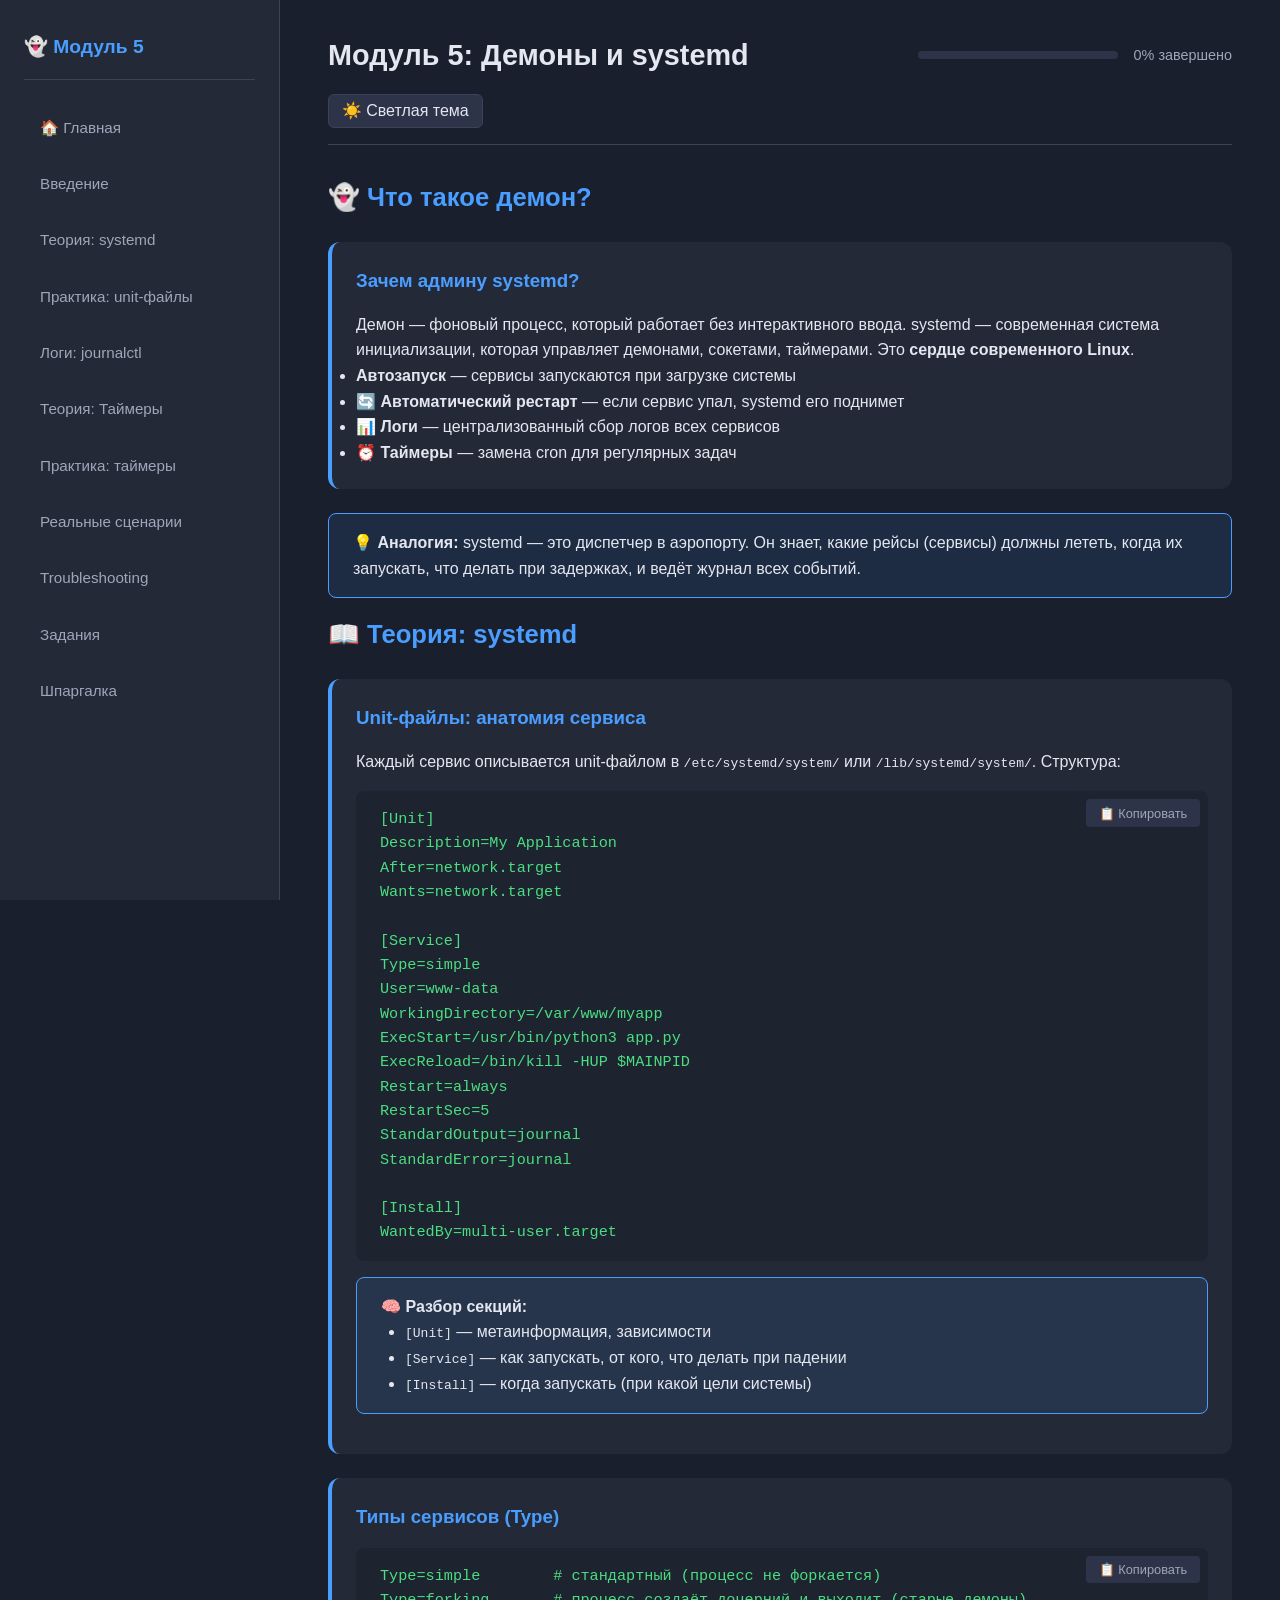
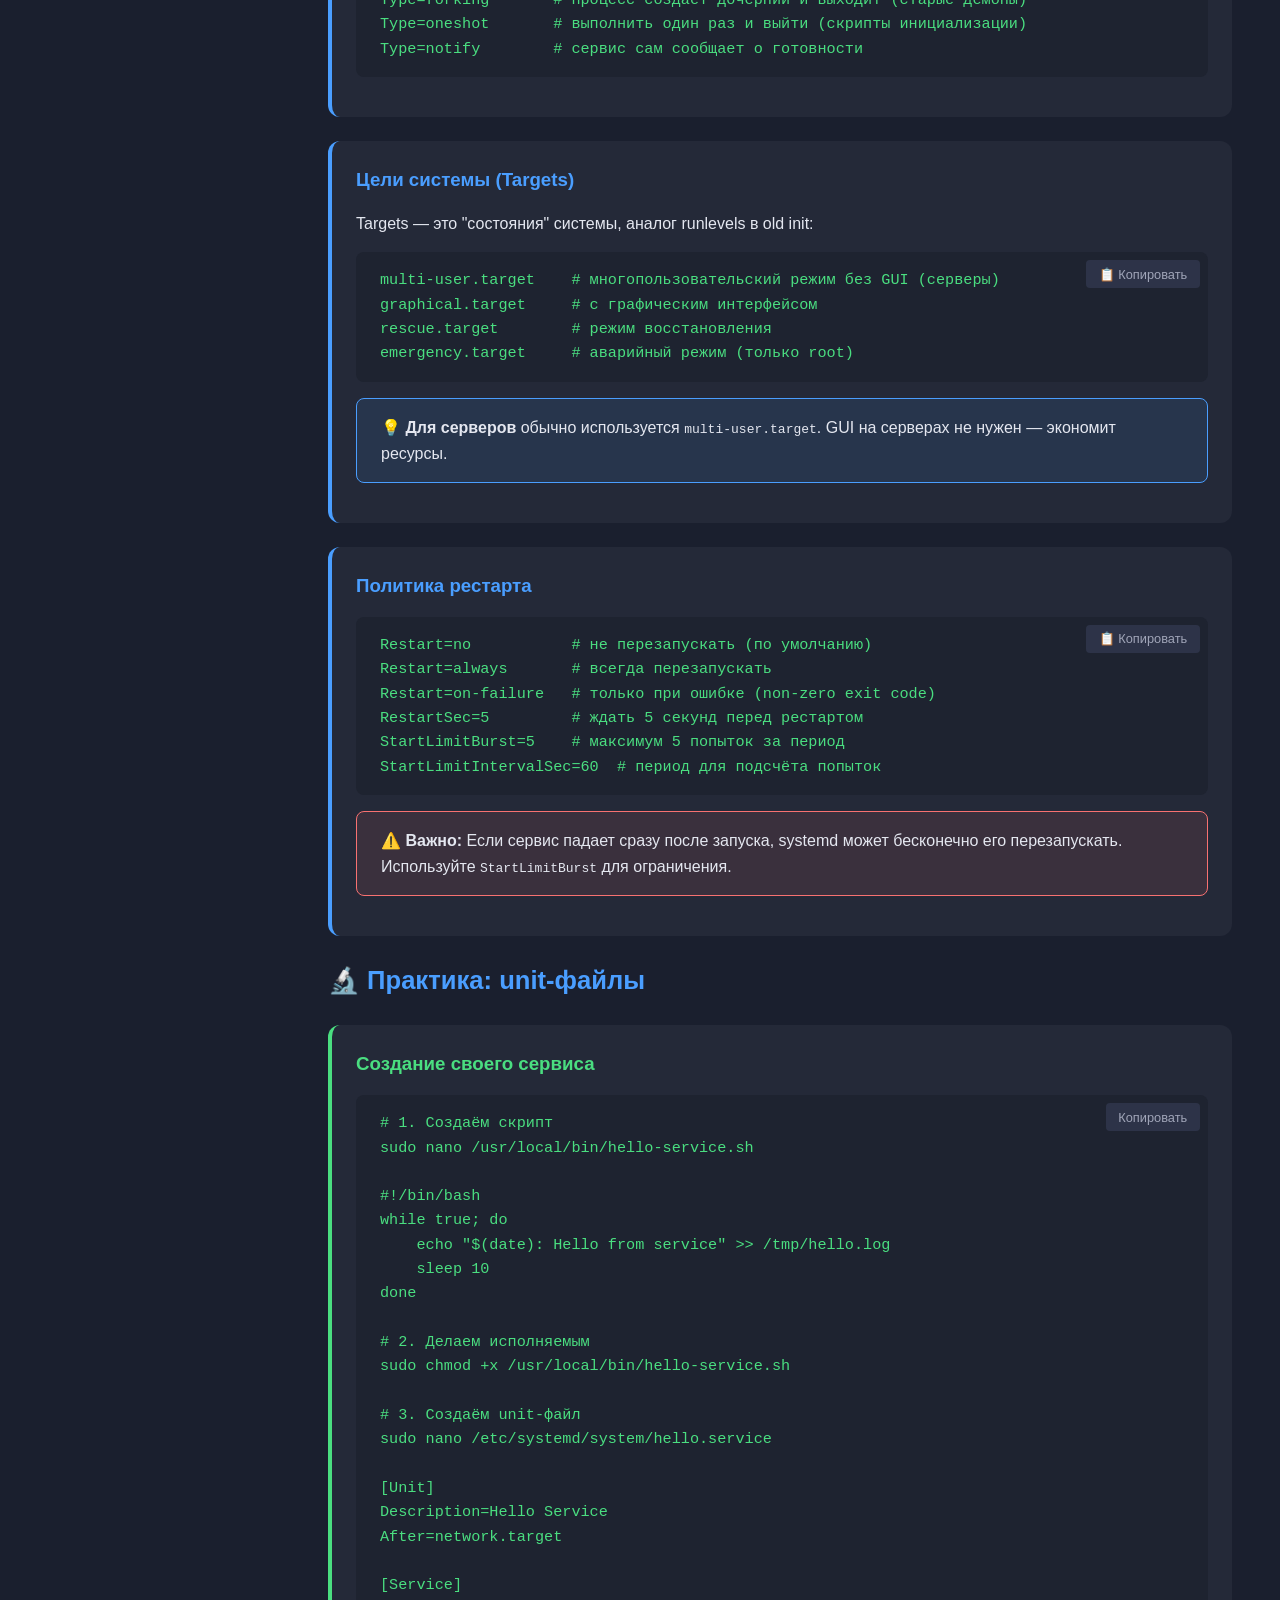
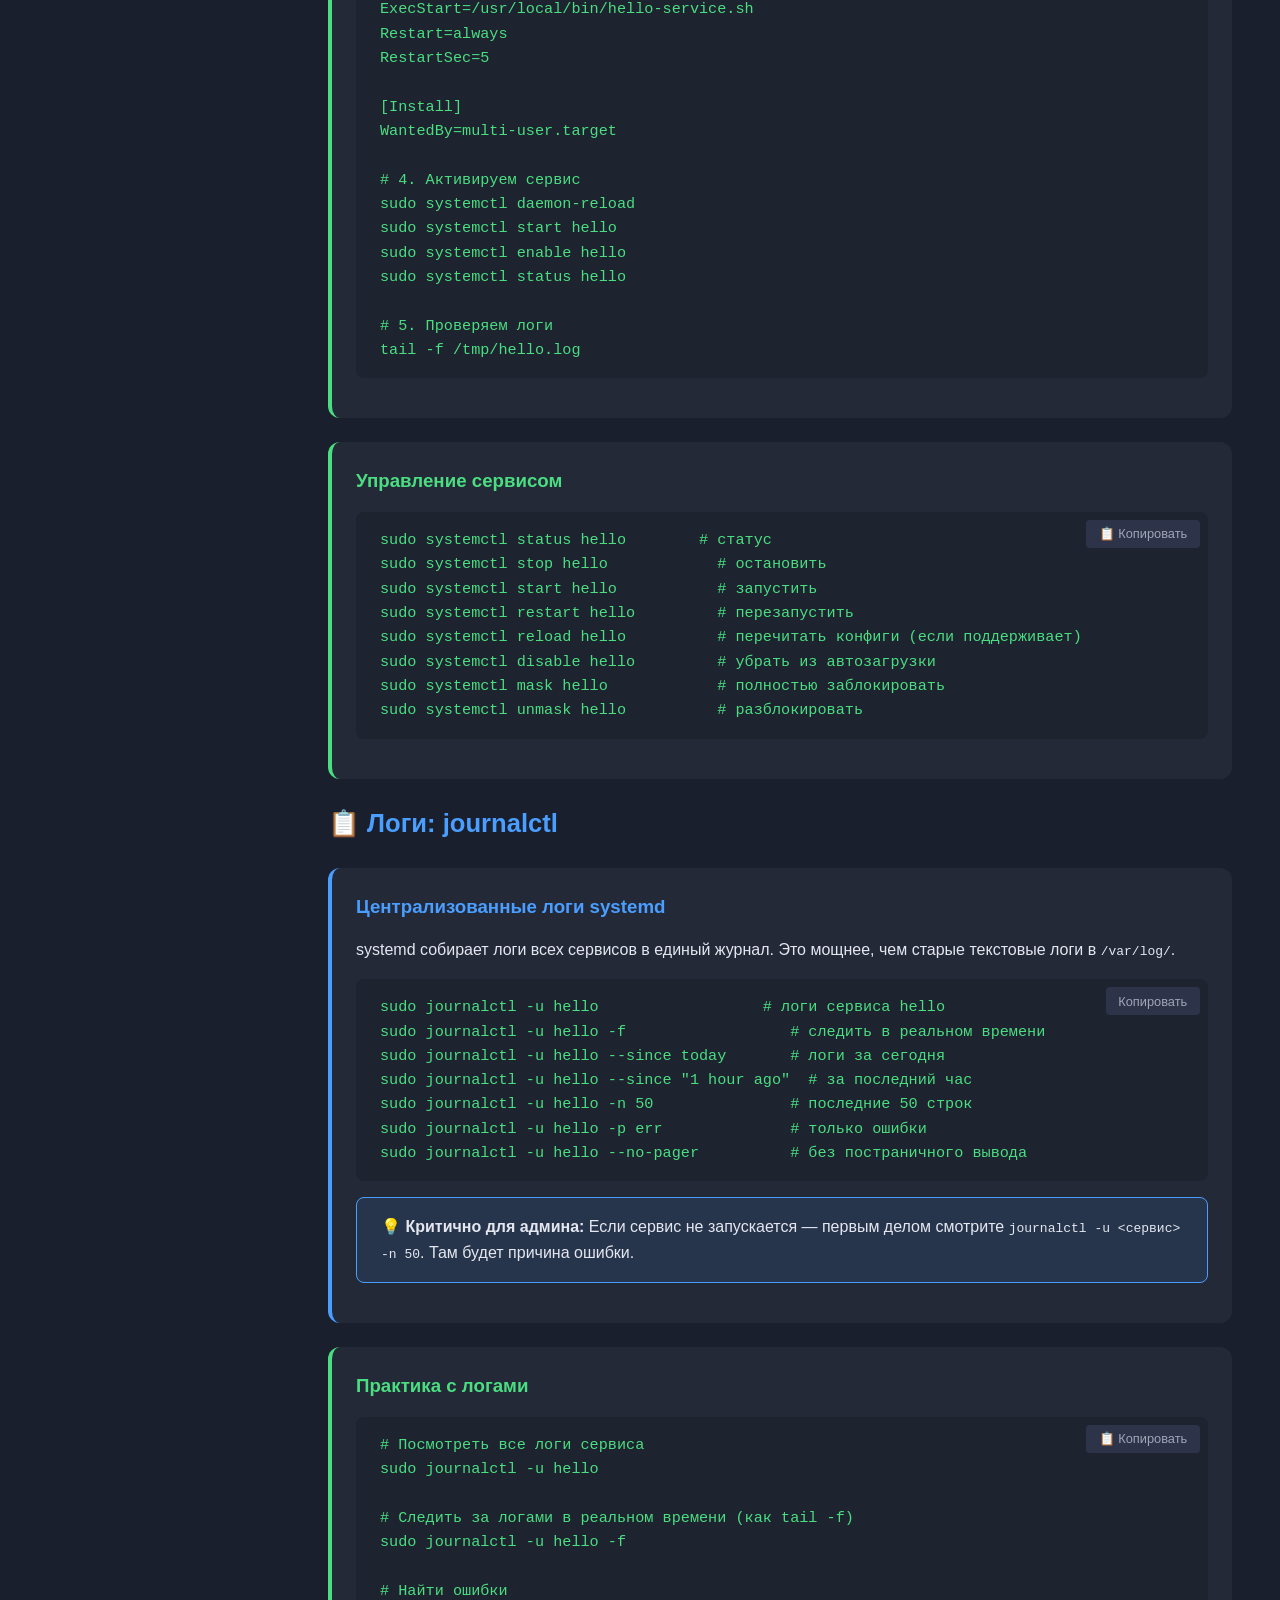
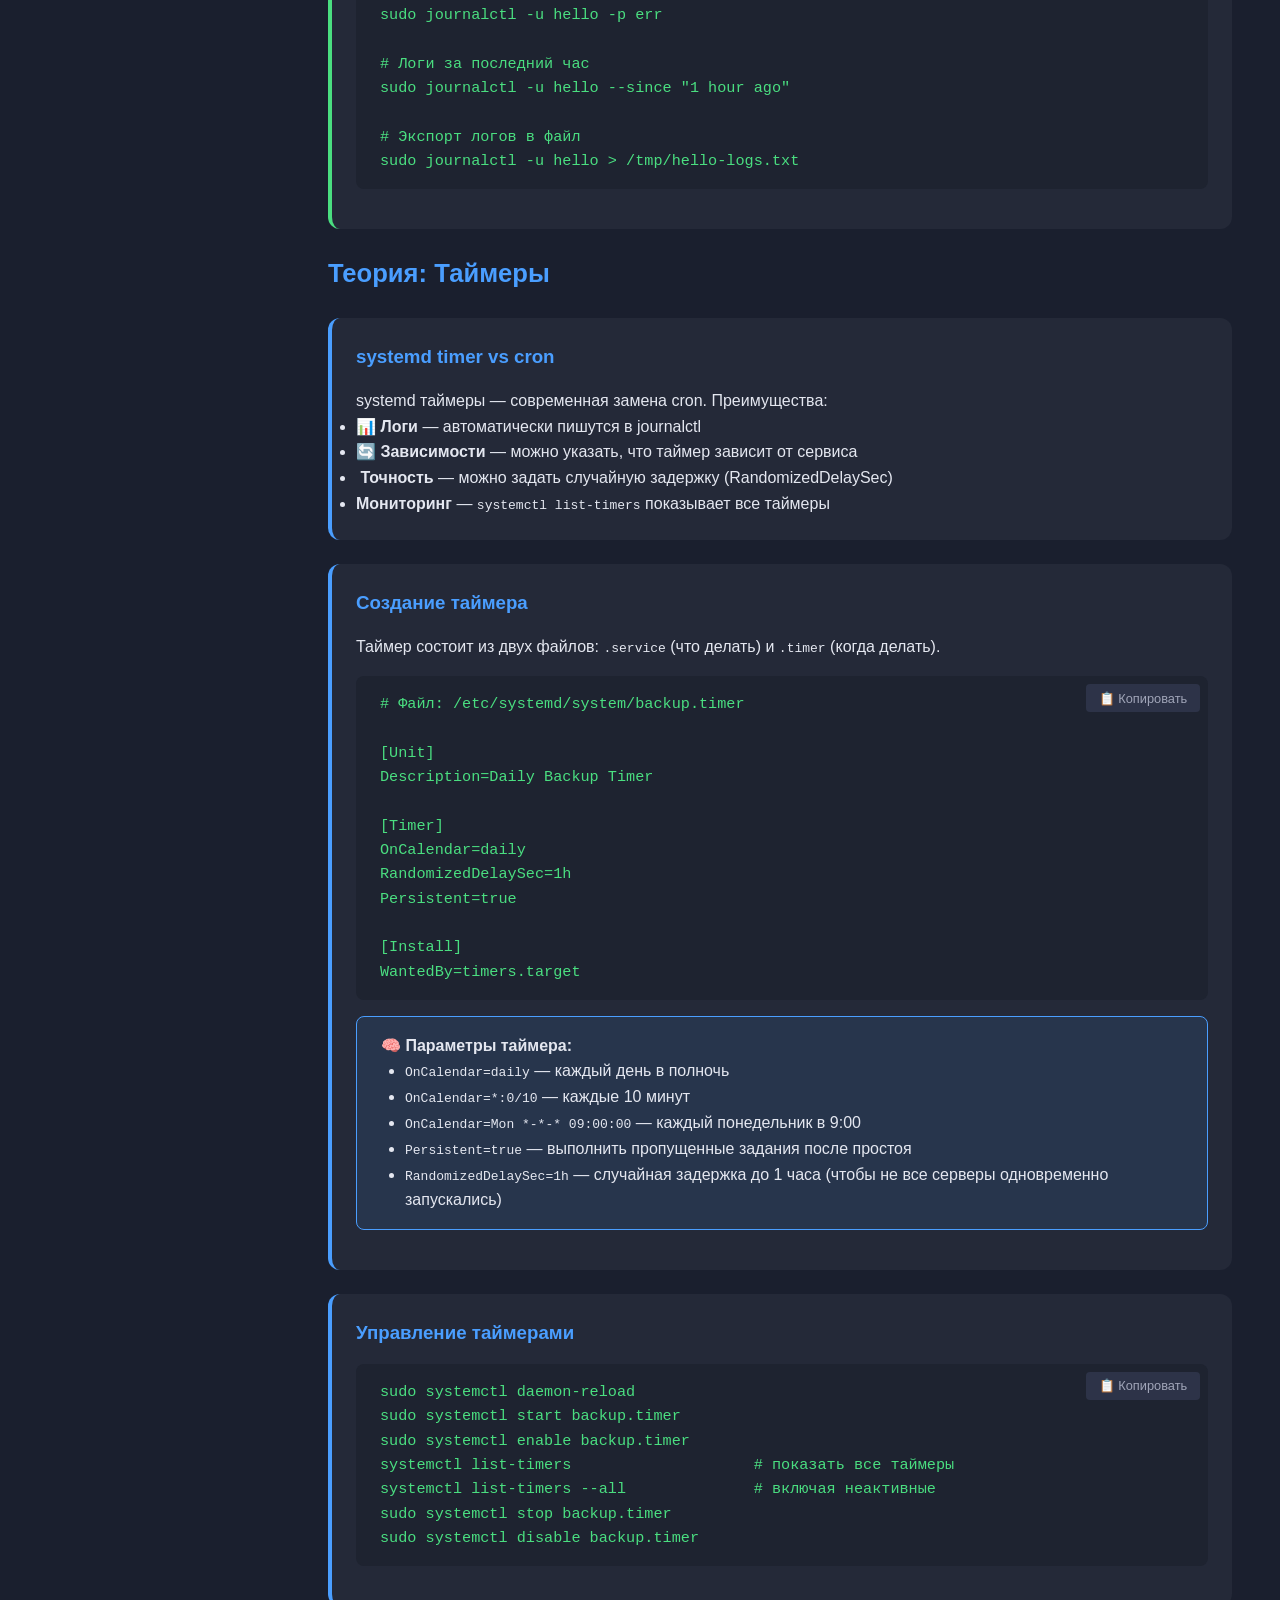
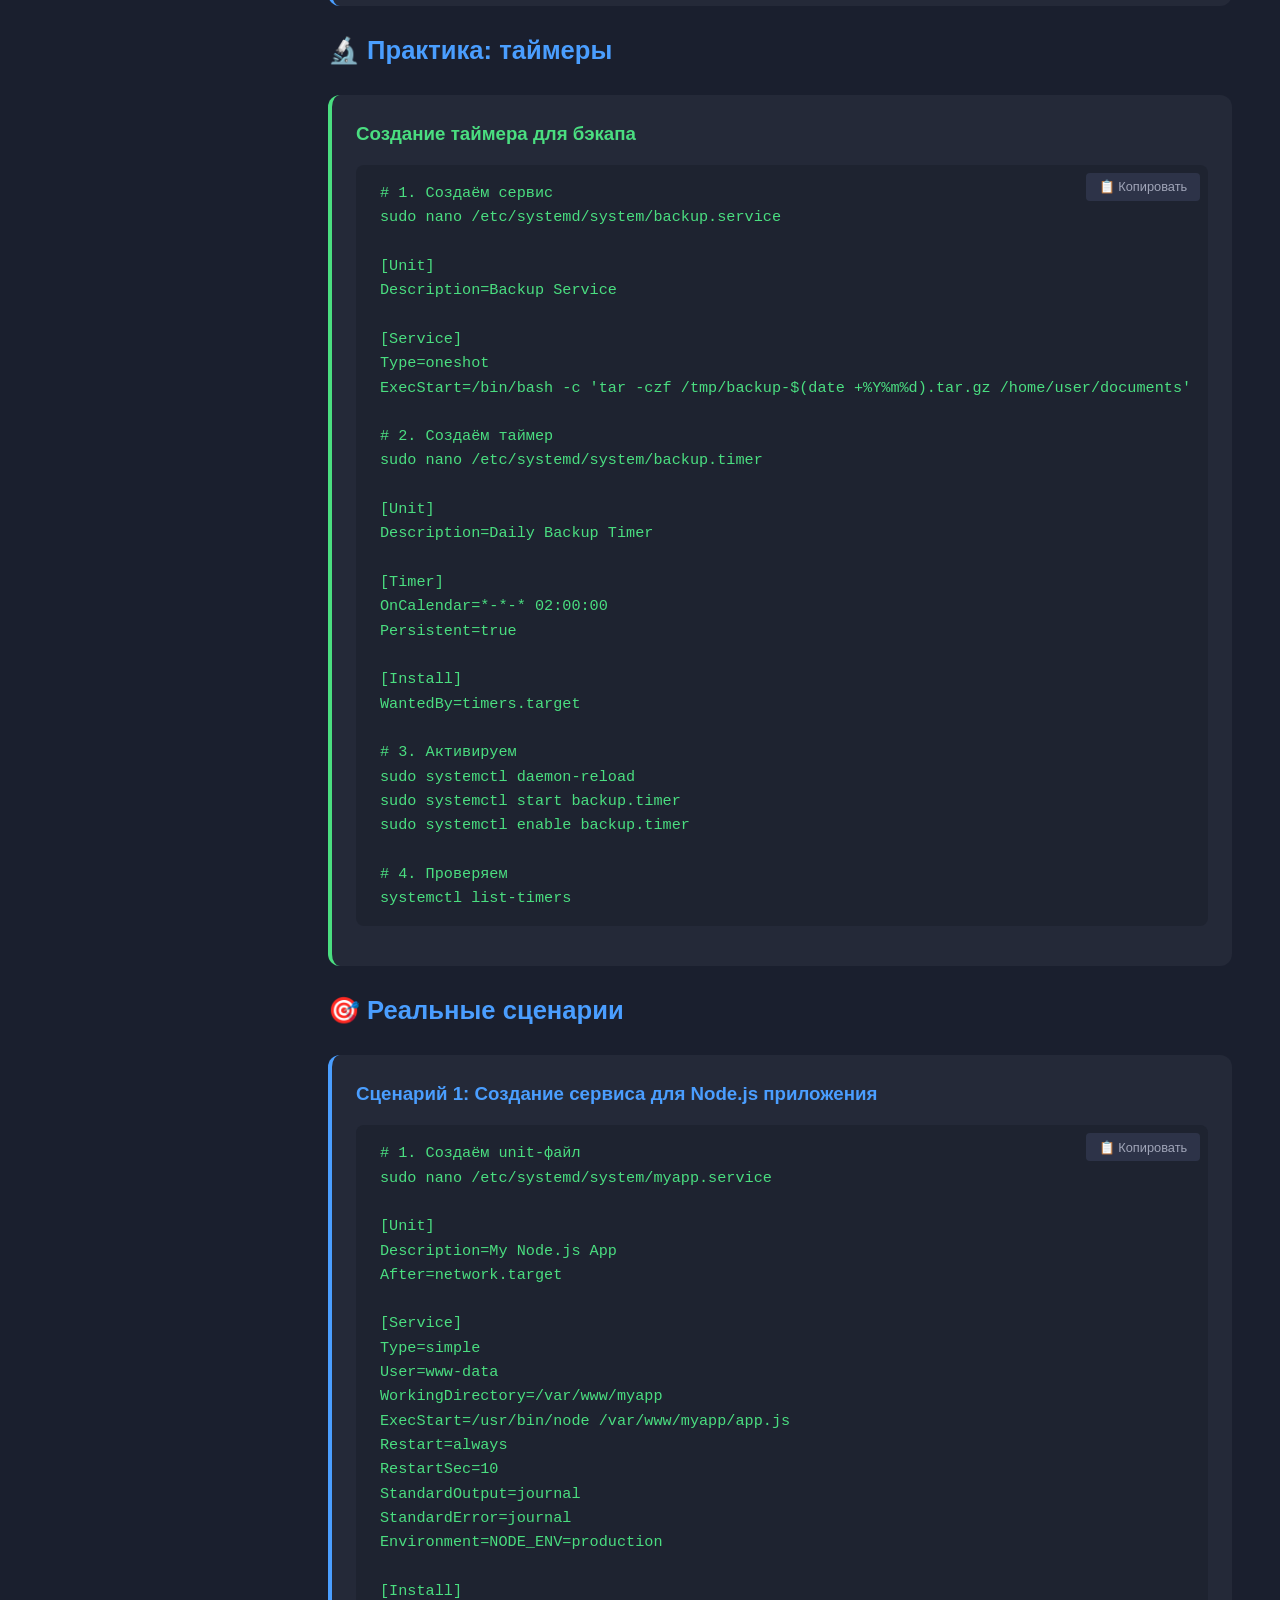
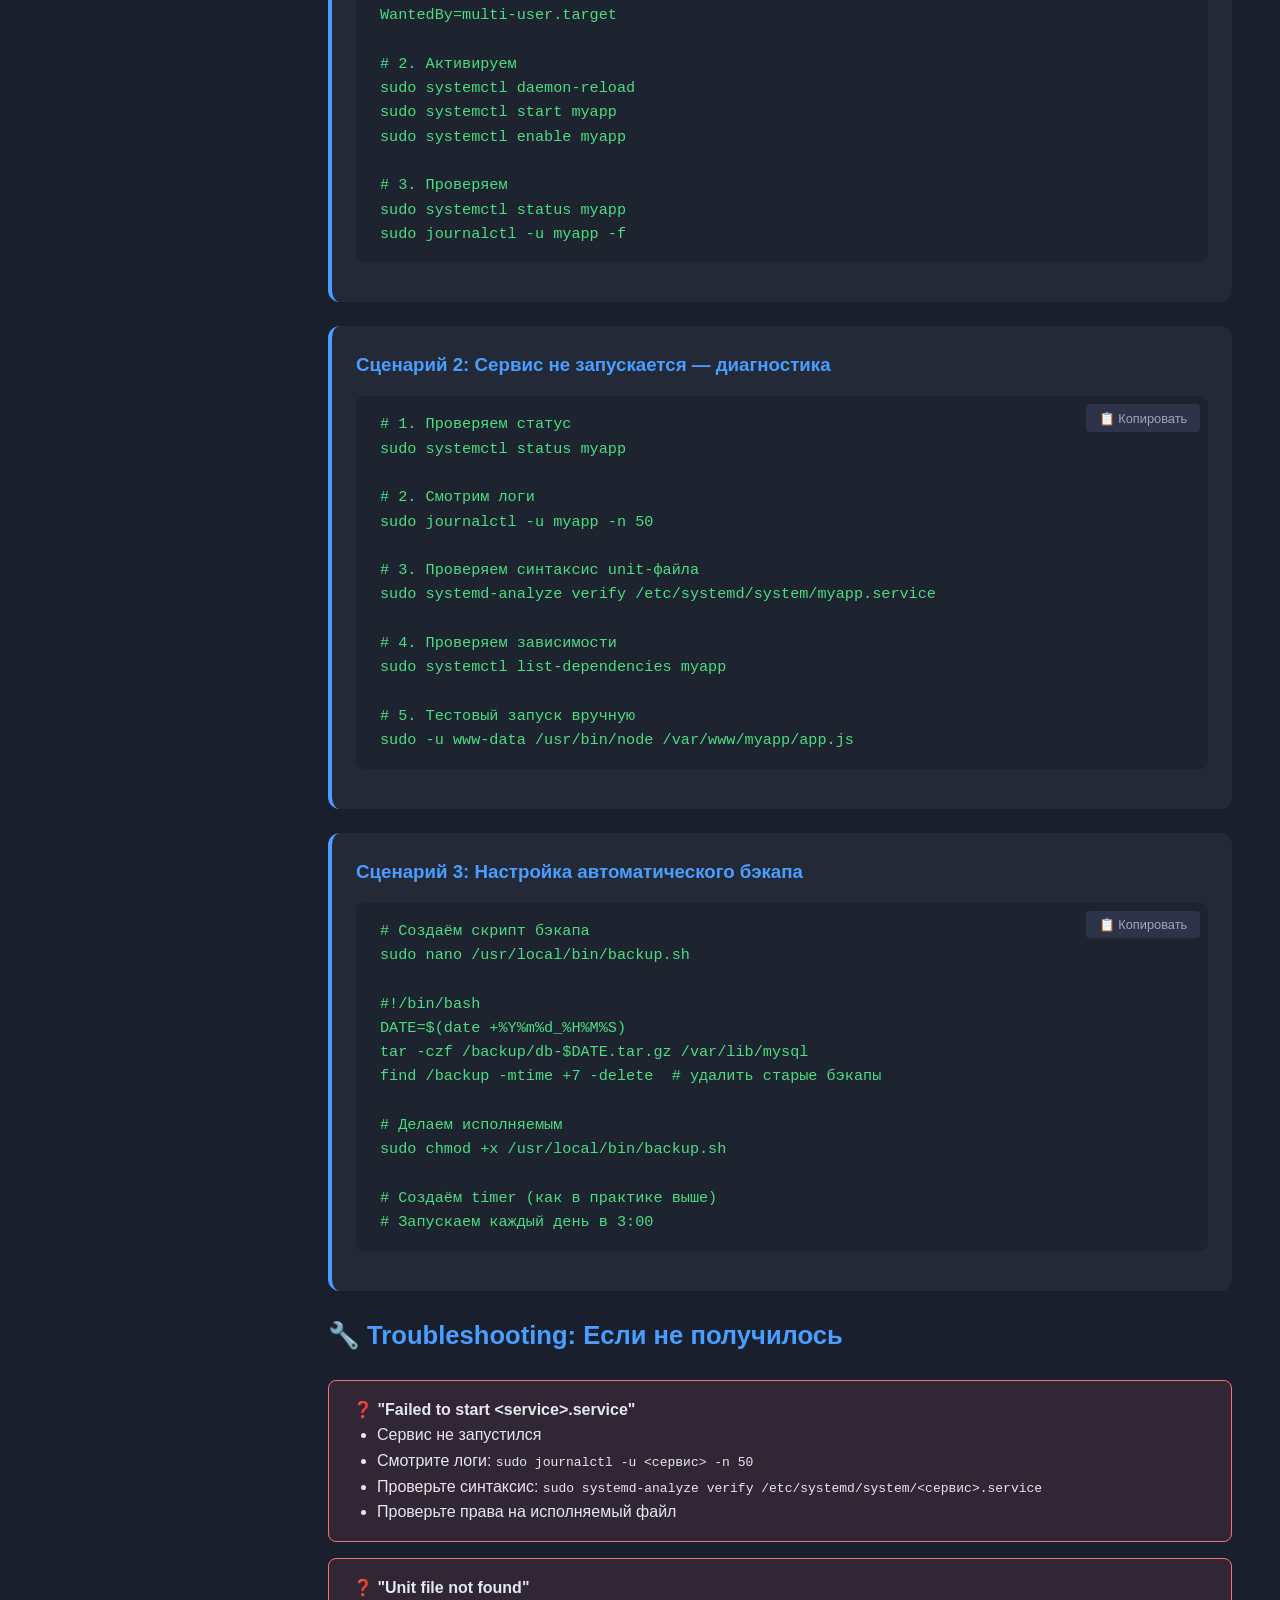
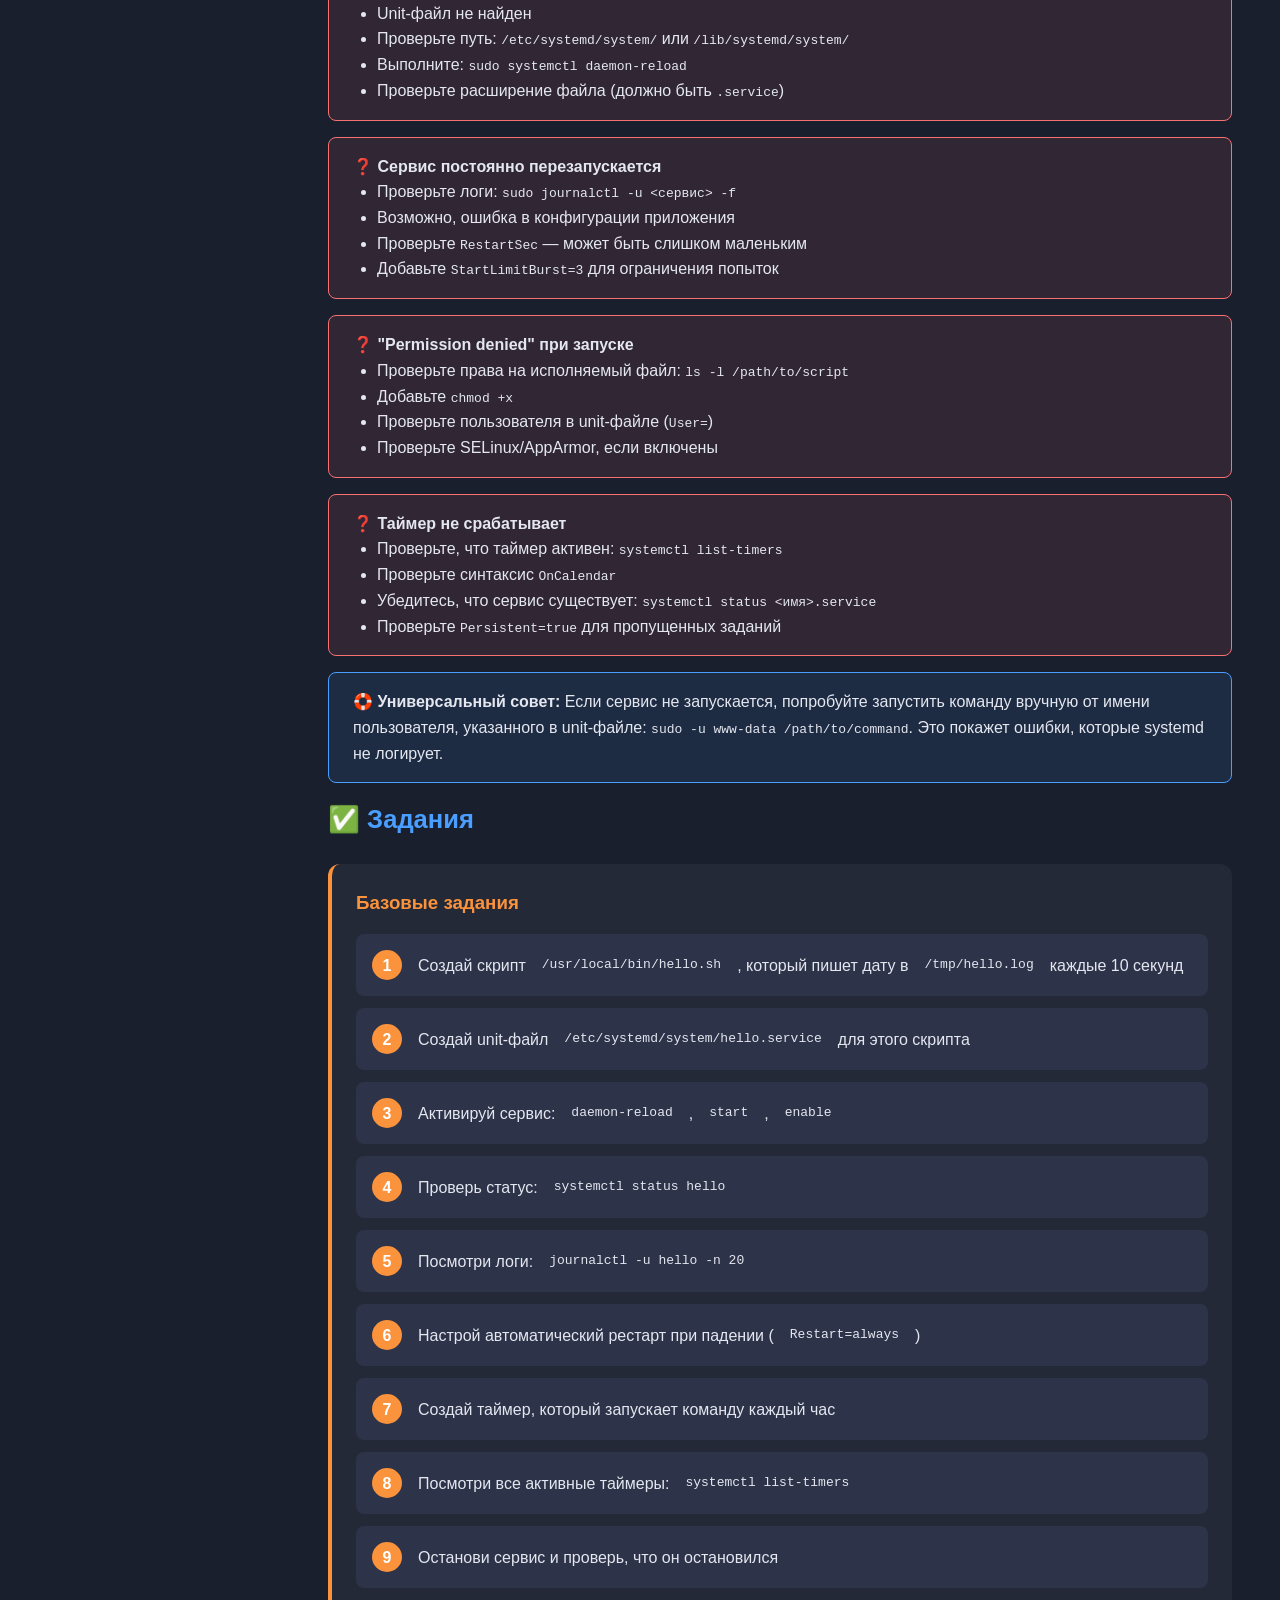
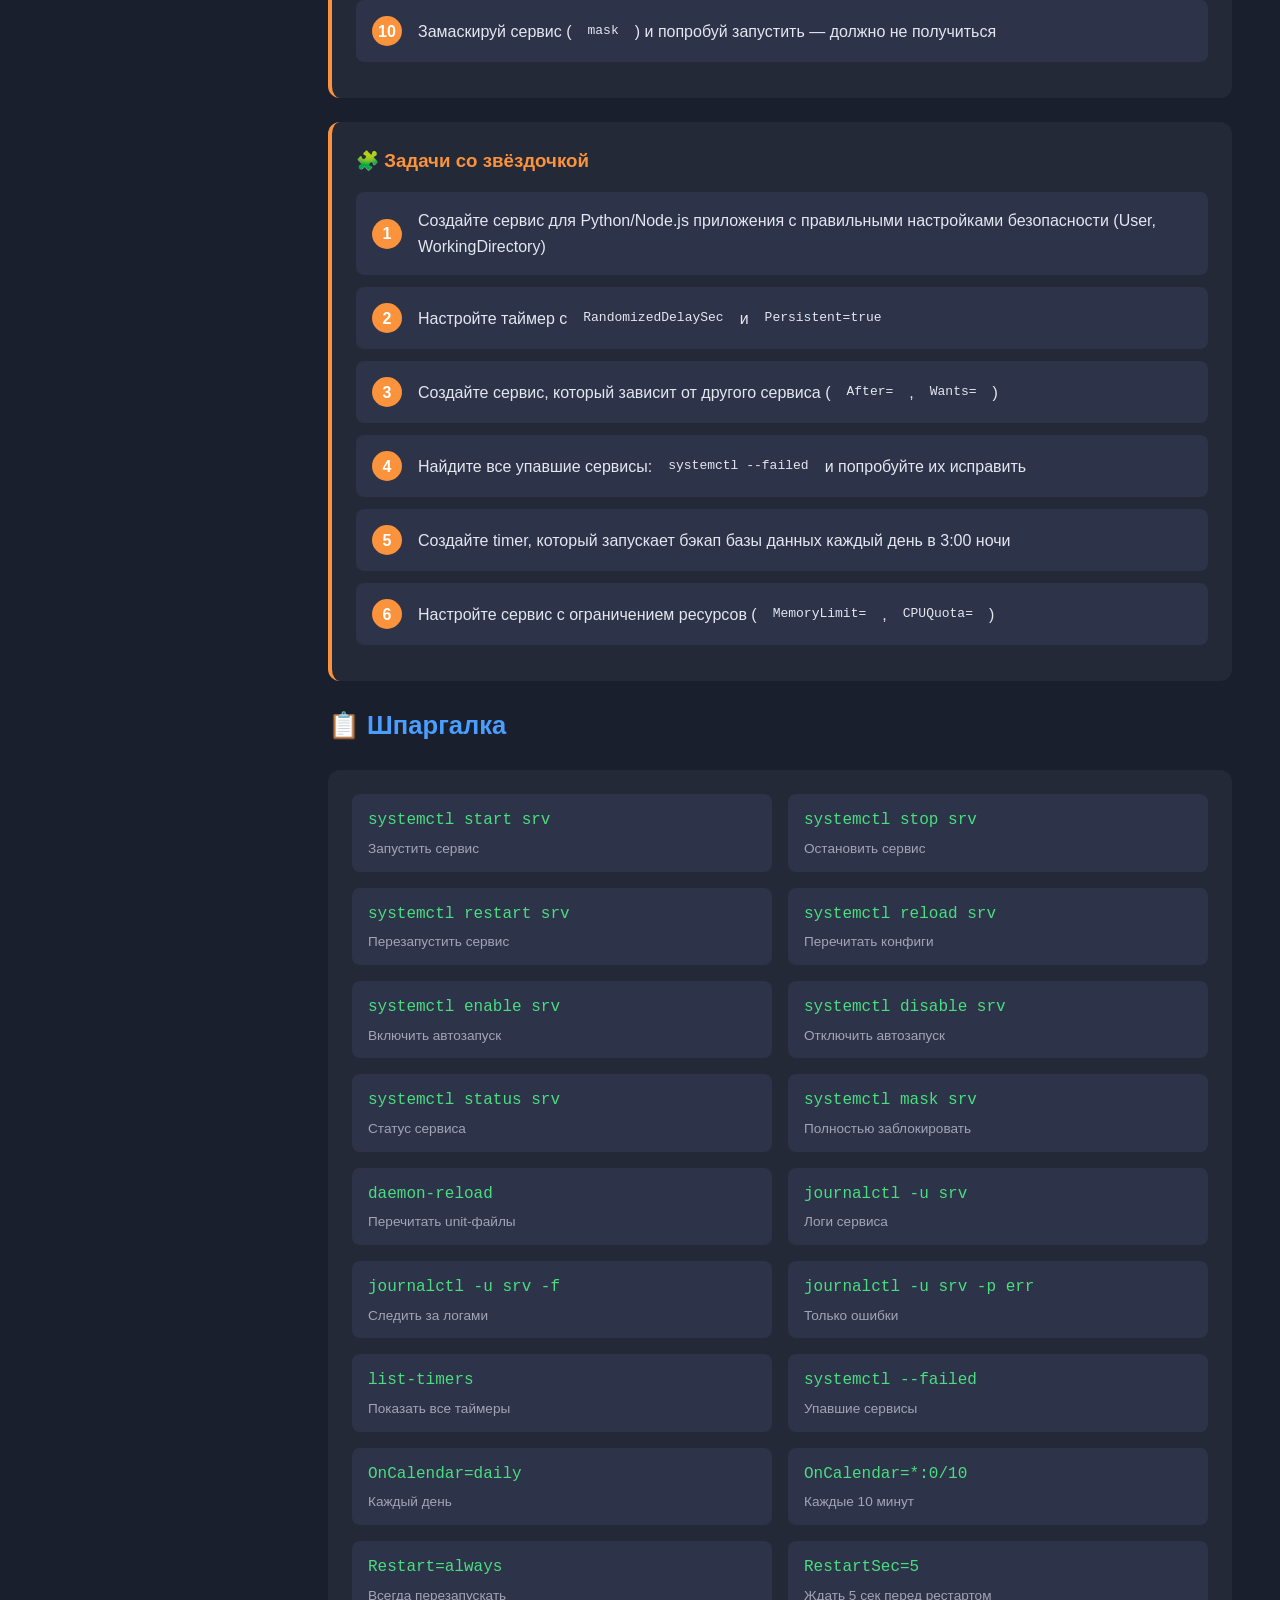
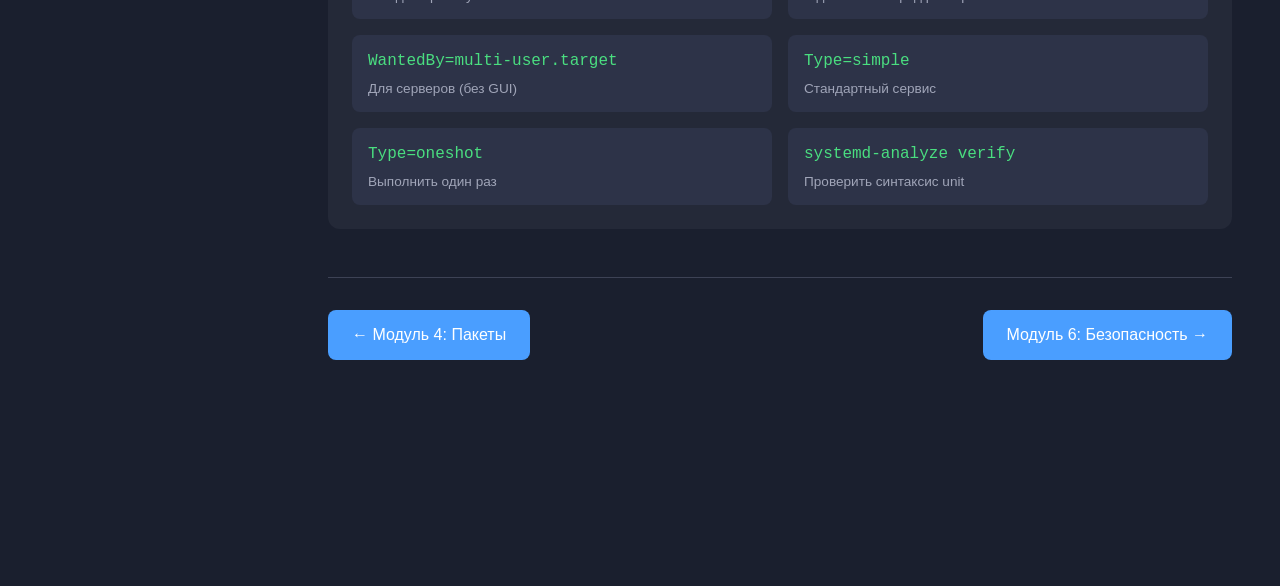
<file: modules/module5.html>
<!DOCTYPE html>
<html lang="ru">
<head>
    <meta charset="UTF-8">
    <meta name="viewport" content="width=device-width, initial-scale=1.0">
    <title>Модуль 5: Демоны и systemd - Linux Course</title>
    <link rel="stylesheet" href="../css/styles.css">
</head>
<body>
    <div class="container">
        <aside class="sidebar">
            <h2>👻 Модуль 5</h2>
            <ul class="nav-list">
                <li><a href="#intro" class="nav-item">Введение</a></li>
                <li><a href="#theory1" class="nav-item">Теория: systemd</a></li>
                <li><a href="#practice1" class="nav-item">Практика: unit-файлы</a></li>
                <li><a href="#journalctl" class="nav-item">Логи: journalctl</a></li>
                <li><a href="#theory2" class="nav-item">Теория: Таймеры</a></li>
                <li><a href="#practice2" class="nav-item">Практика: таймеры</a></li>
                <li><a href="#real-scenarios" class="nav-item">Реальные сценарии</a></li>
                <li><a href="#troubleshooting" class="nav-item">Troubleshooting</a></li>
                <li><a href="#tasks" class="nav-item">Задания</a></li>
                <li><a href="#cheatsheet" class="nav-item">Шпаргалка</a></li>
            </ul>
        </aside>

        <main class="main-content">
            <div class="header">
                <h1>Модуль 5: Демоны и systemd</h1>
                <div class="progress-container">
                    <div class="progress-bar">
                        <div class="progress-fill" id="progressFill" style="width: 0%"></div>
                    </div>
                    <span class="progress-text" id="progressText">0% завершено</span>
                </div>
                <button class="theme-toggle" id="themeToggleBtn">☀️ Светлая тема</button>
            </div>

            <section id="intro">
                <h2 class="section-title">👻 Что такое демон?</h2>
                <div class="theory-block">
                    <h3>Зачем админу systemd?</h3>
                    <p>Демон — фоновый процесс, который работает без интерактивного ввода. systemd — современная система инициализации, которая управляет демонами, сокетами, таймерами. Это <strong>сердце современного Linux</strong>.</p>
                    <ul>
                        <li><strong> Автозапуск</strong> — сервисы запускаются при загрузке системы</li>
                        <li><strong>🔄 Автоматический рестарт</strong> — если сервис упал, systemd его поднимет</li>
                        <li><strong>📊 Логи</strong> — централизованный сбор логов всех сервисов</li>
                        <li><strong>⏰ Таймеры</strong> — замена cron для регулярных задач</li>
                    </ul>
                </div>

                <div class="info-block">
                    <strong>💡 Аналогия:</strong> systemd — это диспетчер в аэропорту. Он знает, какие рейсы (сервисы) должны лететь, когда их запускать, что делать при задержках, и ведёт журнал всех событий.
                </div>
            </section>

            <section id="theory1">
                <h2 class="section-title">📖 Теория: systemd</h2>
                <div class="theory-block">
                    <h3>Unit-файлы: анатомия сервиса</h3>
                    <p>Каждый сервис описывается unit-файлом в <code>/etc/systemd/system/</code> или <code>/lib/systemd/system/</code>. Структура:</p>
                    <div class="code-block">
                        <code>[Unit]
Description=My Application
After=network.target
Wants=network.target

[Service]
Type=simple
User=www-data
WorkingDirectory=/var/www/myapp
ExecStart=/usr/bin/python3 app.py
ExecReload=/bin/kill -HUP $MAINPID
Restart=always
RestartSec=5
StandardOutput=journal
StandardError=journal

[Install]
WantedBy=multi-user.target</code>
                        <button class="copy-btn" onclick="copyCode(this)">📋 Копировать</button>
                    </div>
                    <div class="info-block">
                        <strong>🧠 Разбор секций:</strong>
                        <ul>
                            <li><code>[Unit]</code> — метаинформация, зависимости</li>
                            <li><code>[Service]</code> — как запускать, от кого, что делать при падении</li>
                            <li><code>[Install]</code> — когда запускать (при какой цели системы)</li>
                        </ul>
                    </div>
                </div>

                <div class="theory-block">
                    <h3>Типы сервисов (Type)</h3>
                    <div class="code-block">
                        <code>Type=simple        # стандартный (процесс не форкается)
Type=forking       # процесс создаёт дочерний и выходит (старые демоны)
Type=oneshot       # выполнить один раз и выйти (скрипты инициализации)
Type=notify        # сервис сам сообщает о готовности</code>
                        <button class="copy-btn" onclick="copyCode(this)">📋 Копировать</button>
                    </div>
                </div>

                <div class="theory-block">
                    <h3>Цели системы (Targets)</h3>
                    <p>Targets — это "состояния" системы, аналог runlevels в old init:</p>
                    <div class="code-block">
                        <code>multi-user.target    # многопользовательский режим без GUI (серверы)
graphical.target     # с графическим интерфейсом
rescue.target        # режим восстановления
emergency.target     # аварийный режим (только root)</code>
                        <button class="copy-btn" onclick="copyCode(this)">📋 Копировать</button>
                    </div>
                    <div class="info-block">
                        <strong>💡 Для серверов</strong> обычно используется <code>multi-user.target</code>. GUI на серверах не нужен — экономит ресурсы.
                    </div>
                </div>

                <div class="theory-block">
                    <h3>Политика рестарта</h3>
                    <div class="code-block">
                        <code>Restart=no           # не перезапускать (по умолчанию)
Restart=always       # всегда перезапускать
Restart=on-failure   # только при ошибке (non-zero exit code)
RestartSec=5         # ждать 5 секунд перед рестартом
StartLimitBurst=5    # максимум 5 попыток за период
StartLimitIntervalSec=60  # период для подсчёта попыток</code>
                        <button class="copy-btn" onclick="copyCode(this)">📋 Копировать</button>
                    </div>
                    <div class="warning-block">
                        ⚠️ <strong>Важно:</strong> Если сервис падает сразу после запуска, systemd может бесконечно его перезапускать. Используйте <code>StartLimitBurst</code> для ограничения.
                    </div>
                </div>
            </section>

            <section id="practice1">
                <h2 class="section-title">🔬 Практика: unit-файлы</h2>
                <div class="practice-block">
                    <h3>Создание своего сервиса</h3>
                    <div class="code-block">
                        <code># 1. Создаём скрипт
sudo nano /usr/local/bin/hello-service.sh

#!/bin/bash
while true; do
    echo "$(date): Hello from service" >> /tmp/hello.log
    sleep 10
done

# 2. Делаем исполняемым
sudo chmod +x /usr/local/bin/hello-service.sh

# 3. Создаём unit-файл
sudo nano /etc/systemd/system/hello.service

[Unit]
Description=Hello Service
After=network.target

[Service]
ExecStart=/usr/local/bin/hello-service.sh
Restart=always
RestartSec=5

[Install]
WantedBy=multi-user.target

# 4. Активируем сервис
sudo systemctl daemon-reload
sudo systemctl start hello
sudo systemctl enable hello
sudo systemctl status hello

# 5. Проверяем логи
tail -f /tmp/hello.log</code>
                        <button class="copy-btn" onclick="copyCode(this)"> Копировать</button>
                    </div>
                </div>

                <div class="practice-block">
                    <h3>Управление сервисом</h3>
                    <div class="code-block">
                        <code>sudo systemctl status hello        # статус
sudo systemctl stop hello            # остановить
sudo systemctl start hello           # запустить
sudo systemctl restart hello         # перезапустить
sudo systemctl reload hello          # перечитать конфиги (если поддерживает)
sudo systemctl disable hello         # убрать из автозагрузки
sudo systemctl mask hello            # полностью заблокировать
sudo systemctl unmask hello          # разблокировать</code>
                        <button class="copy-btn" onclick="copyCode(this)">📋 Копировать</button>
                    </div>
                </div>
            </section>

            <section id="journalctl">
                <h2 class="section-title">📋 Логи: journalctl</h2>
                <div class="theory-block">
                    <h3>Централизованные логи systemd</h3>
                    <p>systemd собирает логи всех сервисов в единый журнал. Это мощнее, чем старые текстовые логи в <code>/var/log/</code>.</p>
                    <div class="code-block">
                        <code>sudo journalctl -u hello                  # логи сервиса hello
sudo journalctl -u hello -f                  # следить в реальном времени
sudo journalctl -u hello --since today       # логи за сегодня
sudo journalctl -u hello --since "1 hour ago"  # за последний час
sudo journalctl -u hello -n 50               # последние 50 строк
sudo journalctl -u hello -p err              # только ошибки
sudo journalctl -u hello --no-pager          # без постраничного вывода</code>
                        <button class="copy-btn" onclick="copyCode(this)"> Копировать</button>
                    </div>
                    <div class="info-block">
                        <strong>💡 Критично для админа:</strong> Если сервис не запускается — первым делом смотрите <code>journalctl -u &lt;сервис&gt; -n 50</code>. Там будет причина ошибки.
                    </div>
                </div>

                <div class="practice-block">
                    <h3>Практика с логами</h3>
                    <div class="code-block">
                        <code># Посмотреть все логи сервиса
sudo journalctl -u hello

# Следить за логами в реальном времени (как tail -f)
sudo journalctl -u hello -f

# Найти ошибки
sudo journalctl -u hello -p err

# Логи за последний час
sudo journalctl -u hello --since "1 hour ago"

# Экспорт логов в файл
sudo journalctl -u hello > /tmp/hello-logs.txt</code>
                        <button class="copy-btn" onclick="copyCode(this)">📋 Копировать</button>
                    </div>
                </div>
            </section>

            <section id="theory2">
                <h2 class="section-title"> Теория: Таймеры</h2>
                <div class="theory-block">
                    <h3>systemd timer vs cron</h3>
                    <p>systemd таймеры — современная замена cron. Преимущества:</p>
                    <ul>
                        <li><strong>📊 Логи</strong> — автоматически пишутся в journalctl</li>
                        <li><strong>🔄 Зависимости</strong> — можно указать, что таймер зависит от сервиса</li>
                        <li><strong>️ Точность</strong> — можно задать случайную задержку (RandomizedDelaySec)</li>
                        <li><strong> Мониторинг</strong> — <code>systemctl list-timers</code> показывает все таймеры</li>
                    </ul>
                </div>

                <div class="theory-block">
                    <h3>Создание таймера</h3>
                    <p>Таймер состоит из двух файлов: <code>.service</code> (что делать) и <code>.timer</code> (когда делать).</p>
                    <div class="code-block">
                        <code># Файл: /etc/systemd/system/backup.timer

[Unit]
Description=Daily Backup Timer

[Timer]
OnCalendar=daily
RandomizedDelaySec=1h
Persistent=true

[Install]
WantedBy=timers.target</code>
                        <button class="copy-btn" onclick="copyCode(this)">📋 Копировать</button>
                    </div>
                    <div class="info-block">
                        <strong>🧠 Параметры таймера:</strong>
                        <ul>
                            <li><code>OnCalendar=daily</code> — каждый день в полночь</li>
                            <li><code>OnCalendar=*:0/10</code> — каждые 10 минут</li>
                            <li><code>OnCalendar=Mon *-*-* 09:00:00</code> — каждый понедельник в 9:00</li>
                            <li><code>Persistent=true</code> — выполнить пропущенные задания после простоя</li>
                            <li><code>RandomizedDelaySec=1h</code> — случайная задержка до 1 часа (чтобы не все серверы одновременно запускались)</li>
                        </ul>
                    </div>
                </div>

                <div class="theory-block">
                    <h3>Управление таймерами</h3>
                    <div class="code-block">
                        <code>sudo systemctl daemon-reload
sudo systemctl start backup.timer
sudo systemctl enable backup.timer
systemctl list-timers                    # показать все таймеры
systemctl list-timers --all              # включая неактивные
sudo systemctl stop backup.timer
sudo systemctl disable backup.timer</code>
                        <button class="copy-btn" onclick="copyCode(this)">📋 Копировать</button>
                    </div>
                </div>
            </section>

            <section id="practice2">
                <h2 class="section-title">🔬 Практика: таймеры</h2>
                <div class="practice-block">
                    <h3>Создание таймера для бэкапа</h3>
                    <div class="code-block">
                        <code># 1. Создаём сервис
sudo nano /etc/systemd/system/backup.service

[Unit]
Description=Backup Service

[Service]
Type=oneshot
ExecStart=/bin/bash -c 'tar -czf /tmp/backup-$(date +%Y%m%d).tar.gz /home/user/documents'

# 2. Создаём таймер
sudo nano /etc/systemd/system/backup.timer

[Unit]
Description=Daily Backup Timer

[Timer]
OnCalendar=*-*-* 02:00:00
Persistent=true

[Install]
WantedBy=timers.target

# 3. Активируем
sudo systemctl daemon-reload
sudo systemctl start backup.timer
sudo systemctl enable backup.timer

# 4. Проверяем
systemctl list-timers</code>
                        <button class="copy-btn" onclick="copyCode(this)">📋 Копировать</button>
                    </div>
                </div>
            </section>

            <section id="real-scenarios">
                <h2 class="section-title">🎯 Реальные сценарии</h2>
                <div class="theory-block">
                    <h3>Сценарий 1: Создание сервиса для Node.js приложения</h3>
                    <div class="code-block">
                        <code># 1. Создаём unit-файл
sudo nano /etc/systemd/system/myapp.service

[Unit]
Description=My Node.js App
After=network.target

[Service]
Type=simple
User=www-data
WorkingDirectory=/var/www/myapp
ExecStart=/usr/bin/node /var/www/myapp/app.js
Restart=always
RestartSec=10
StandardOutput=journal
StandardError=journal
Environment=NODE_ENV=production

[Install]
WantedBy=multi-user.target

# 2. Активируем
sudo systemctl daemon-reload
sudo systemctl start myapp
sudo systemctl enable myapp

# 3. Проверяем
sudo systemctl status myapp
sudo journalctl -u myapp -f</code>
                        <button class="copy-btn" onclick="copyCode(this)">📋 Копировать</button>
                    </div>
                </div>

                <div class="theory-block">
                    <h3>Сценарий 2: Сервис не запускается — диагностика</h3>
                    <div class="code-block">
                        <code># 1. Проверяем статус
sudo systemctl status myapp

# 2. Смотрим логи
sudo journalctl -u myapp -n 50

# 3. Проверяем синтаксис unit-файла
sudo systemd-analyze verify /etc/systemd/system/myapp.service

# 4. Проверяем зависимости
sudo systemctl list-dependencies myapp

# 5. Тестовый запуск вручную
sudo -u www-data /usr/bin/node /var/www/myapp/app.js</code>
                        <button class="copy-btn" onclick="copyCode(this)">📋 Копировать</button>
                    </div>
                </div>

                <div class="theory-block">
                    <h3>Сценарий 3: Настройка автоматического бэкапа</h3>
                    <div class="code-block">
                        <code># Создаём скрипт бэкапа
sudo nano /usr/local/bin/backup.sh

#!/bin/bash
DATE=$(date +%Y%m%d_%H%M%S)
tar -czf /backup/db-$DATE.tar.gz /var/lib/mysql
find /backup -mtime +7 -delete  # удалить старые бэкапы

# Делаем исполняемым
sudo chmod +x /usr/local/bin/backup.sh

# Создаём timer (как в практике выше)
# Запускаем каждый день в 3:00</code>
                        <button class="copy-btn" onclick="copyCode(this)">📋 Копировать</button>
                    </div>
                </div>
            </section>

            <section id="troubleshooting">
                <h2 class="section-title">🔧 Troubleshooting: Если не получилось</h2>
                <div class="warning-block">
                    <strong>❓ "Failed to start &lt;service&gt;.service"</strong>
                    <ul>
                        <li>Сервис не запустился</li>
                        <li>Смотрите логи: <code>sudo journalctl -u &lt;сервис&gt; -n 50</code></li>
                        <li>Проверьте синтаксис: <code>sudo systemd-analyze verify /etc/systemd/system/&lt;сервис&gt;.service</code></li>
                        <li>Проверьте права на исполняемый файл</li>
                    </ul>
                </div>

                <div class="warning-block">
                    <strong>❓ "Unit file not found"</strong>
                    <ul>
                        <li>Unit-файл не найден</li>
                        <li>Проверьте путь: <code>/etc/systemd/system/</code> или <code>/lib/systemd/system/</code></li>
                        <li>Выполните: <code>sudo systemctl daemon-reload</code></li>
                        <li>Проверьте расширение файла (должно быть <code>.service</code>)</li>
                    </ul>
                </div>

                <div class="warning-block">
                    <strong>❓ Сервис постоянно перезапускается</strong>
                    <ul>
                        <li>Проверьте логи: <code>sudo journalctl -u &lt;сервис&gt; -f</code></li>
                        <li>Возможно, ошибка в конфигурации приложения</li>
                        <li>Проверьте <code>RestartSec</code> — может быть слишком маленьким</li>
                        <li>Добавьте <code>StartLimitBurst=3</code> для ограничения попыток</li>
                    </ul>
                </div>

                <div class="warning-block">
                    <strong>❓ "Permission denied" при запуске</strong>
                    <ul>
                        <li>Проверьте права на исполняемый файл: <code>ls -l /path/to/script</code></li>
                        <li>Добавьте <code>chmod +x</code></li>
                        <li>Проверьте пользователя в unit-файле (<code>User=</code>)</li>
                        <li>Проверьте SELinux/AppArmor, если включены</li>
                    </ul>
                </div>

                <div class="warning-block">
                    <strong>❓ Таймер не срабатывает</strong>
                    <ul>
                        <li>Проверьте, что таймер активен: <code>systemctl list-timers</code></li>
                        <li>Проверьте синтаксис <code>OnCalendar</code></li>
                        <li>Убедитесь, что сервис существует: <code>systemctl status &lt;имя&gt;.service</code></li>
                        <li>Проверьте <code>Persistent=true</code> для пропущенных заданий</li>
                    </ul>
                </div>

                <div class="info-block">
                    <strong>🛟 Универсальный совет:</strong> Если сервис не запускается, попробуйте запустить команду вручную от имени пользователя, указанного в unit-файле: <code>sudo -u www-data /path/to/command</code>. Это покажет ошибки, которые systemd не логирует.
                </div>
            </section>

            <section id="tasks">
                <h2 class="section-title">✅ Задания</h2>
                <div class="task-block">
                    <h3>Базовые задания</h3>
                    <ul class="task-list">
                        <li class="task-item">Создай скрипт <code>/usr/local/bin/hello.sh</code>, который пишет дату в <code>/tmp/hello.log</code> каждые 10 секунд</li>
                        <li class="task-item">Создай unit-файл <code>/etc/systemd/system/hello.service</code> для этого скрипта</li>
                        <li class="task-item">Активируй сервис: <code>daemon-reload</code>, <code>start</code>, <code>enable</code></li>
                        <li class="task-item">Проверь статус: <code>systemctl status hello</code></li>
                        <li class="task-item">Посмотри логи: <code>journalctl -u hello -n 20</code></li>
                        <li class="task-item">Настрой автоматический рестарт при падении (<code>Restart=always</code>)</li>
                        <li class="task-item">Создай таймер, который запускает команду каждый час</li>
                        <li class="task-item">Посмотри все активные таймеры: <code>systemctl list-timers</code></li>
                        <li class="task-item">Останови сервис и проверь, что он остановился</li>
                        <li class="task-item">Замаскируй сервис (<code>mask</code>) и попробуй запустить — должно не получиться</li>
                    </ul>
                </div>

                <div class="task-block">
                    <h3>🧩 Задачи со звёздочкой</h3>
                    <ul class="task-list">
                        <li class="task-item">Создайте сервис для Python/Node.js приложения с правильными настройками безопасности (User, WorkingDirectory)</li>
                        <li class="task-item">Настройте таймер с <code>RandomizedDelaySec</code> и <code>Persistent=true</code></li>
                        <li class="task-item">Создайте сервис, который зависит от другого сервиса (<code>After=</code>, <code>Wants=</code>)</li>
                        <li class="task-item">Найдите все упавшие сервисы: <code>systemctl --failed</code> и попробуйте их исправить</li>
                        <li class="task-item">Создайте timer, который запускает бэкап базы данных каждый день в 3:00 ночи</li>
                        <li class="task-item">Настройте сервис с ограничением ресурсов (<code>MemoryLimit=</code>, <code>CPUQuota=</code>)</li>
                    </ul>
                </div>
            </section>

            <section id="cheatsheet">
                <h2 class="section-title">📋 Шпаргалка</h2>
                <div class="cheat-sheet">
                    <div class="cheat-grid">
                        <div class="cheat-item">
                            <code>systemctl start srv</code>
                            <p>Запустить сервис</p>
                        </div>
                        <div class="cheat-item">
                            <code>systemctl stop srv</code>
                            <p>Остановить сервис</p>
                        </div>
                        <div class="cheat-item">
                            <code>systemctl restart srv</code>
                            <p>Перезапустить сервис</p>
                        </div>
                        <div class="cheat-item">
                            <code>systemctl reload srv</code>
                            <p>Перечитать конфиги</p>
                        </div>
                        <div class="cheat-item">
                            <code>systemctl enable srv</code>
                            <p>Включить автозапуск</p>
                        </div>
                        <div class="cheat-item">
                            <code>systemctl disable srv</code>
                            <p>Отключить автозапуск</p>
                        </div>
                        <div class="cheat-item">
                            <code>systemctl status srv</code>
                            <p>Статус сервиса</p>
                        </div>
                        <div class="cheat-item">
                            <code>systemctl mask srv</code>
                            <p>Полностью заблокировать</p>
                        </div>
                        <div class="cheat-item">
                            <code>daemon-reload</code>
                            <p>Перечитать unit-файлы</p>
                        </div>
                        <div class="cheat-item">
                            <code>journalctl -u srv</code>
                            <p>Логи сервиса</p>
                        </div>
                        <div class="cheat-item">
                            <code>journalctl -u srv -f</code>
                            <p>Следить за логами</p>
                        </div>
                        <div class="cheat-item">
                            <code>journalctl -u srv -p err</code>
                            <p>Только ошибки</p>
                        </div>
                        <div class="cheat-item">
                            <code>list-timers</code>
                            <p>Показать все таймеры</p>
                        </div>
                        <div class="cheat-item">
                            <code>systemctl --failed</code>
                            <p>Упавшие сервисы</p>
                        </div>
                        <div class="cheat-item">
                            <code>OnCalendar=daily</code>
                            <p>Каждый день</p>
                        </div>
                        <div class="cheat-item">
                            <code>OnCalendar=*:0/10</code>
                            <p>Каждые 10 минут</p>
                        </div>
                        <div class="cheat-item">
                            <code>Restart=always</code>
                            <p>Всегда перезапускать</p>
                        </div>
                        <div class="cheat-item">
                            <code>RestartSec=5</code>
                            <p>Ждать 5 сек перед рестартом</p>
                        </div>
                        <div class="cheat-item">
                            <code>WantedBy=multi-user.target</code>
                            <p>Для серверов (без GUI)</p>
                        </div>
                        <div class="cheat-item">
                            <code>Type=simple</code>
                            <p>Стандартный сервис</p>
                        </div>
                        <div class="cheat-item">
                            <code>Type=oneshot</code>
                            <p>Выполнить один раз</p>
                        </div>
                        <div class="cheat-item">
                            <code>systemd-analyze verify</code>
                            <p>Проверить синтаксис unit</p>
                        </div>
                    </div>
                </div>
            </section>

            <div class="nav-buttons">
                <a href="module4.html" class="nav-btn">← Модуль 4: Пакеты</a>
                <a href="module6.html" class="nav-btn">Модуль 6: Безопасность →</a>
            </div>
        </main>
    </div>

    <script src="../js/main.js"></script>
</body>
</html>
</file>
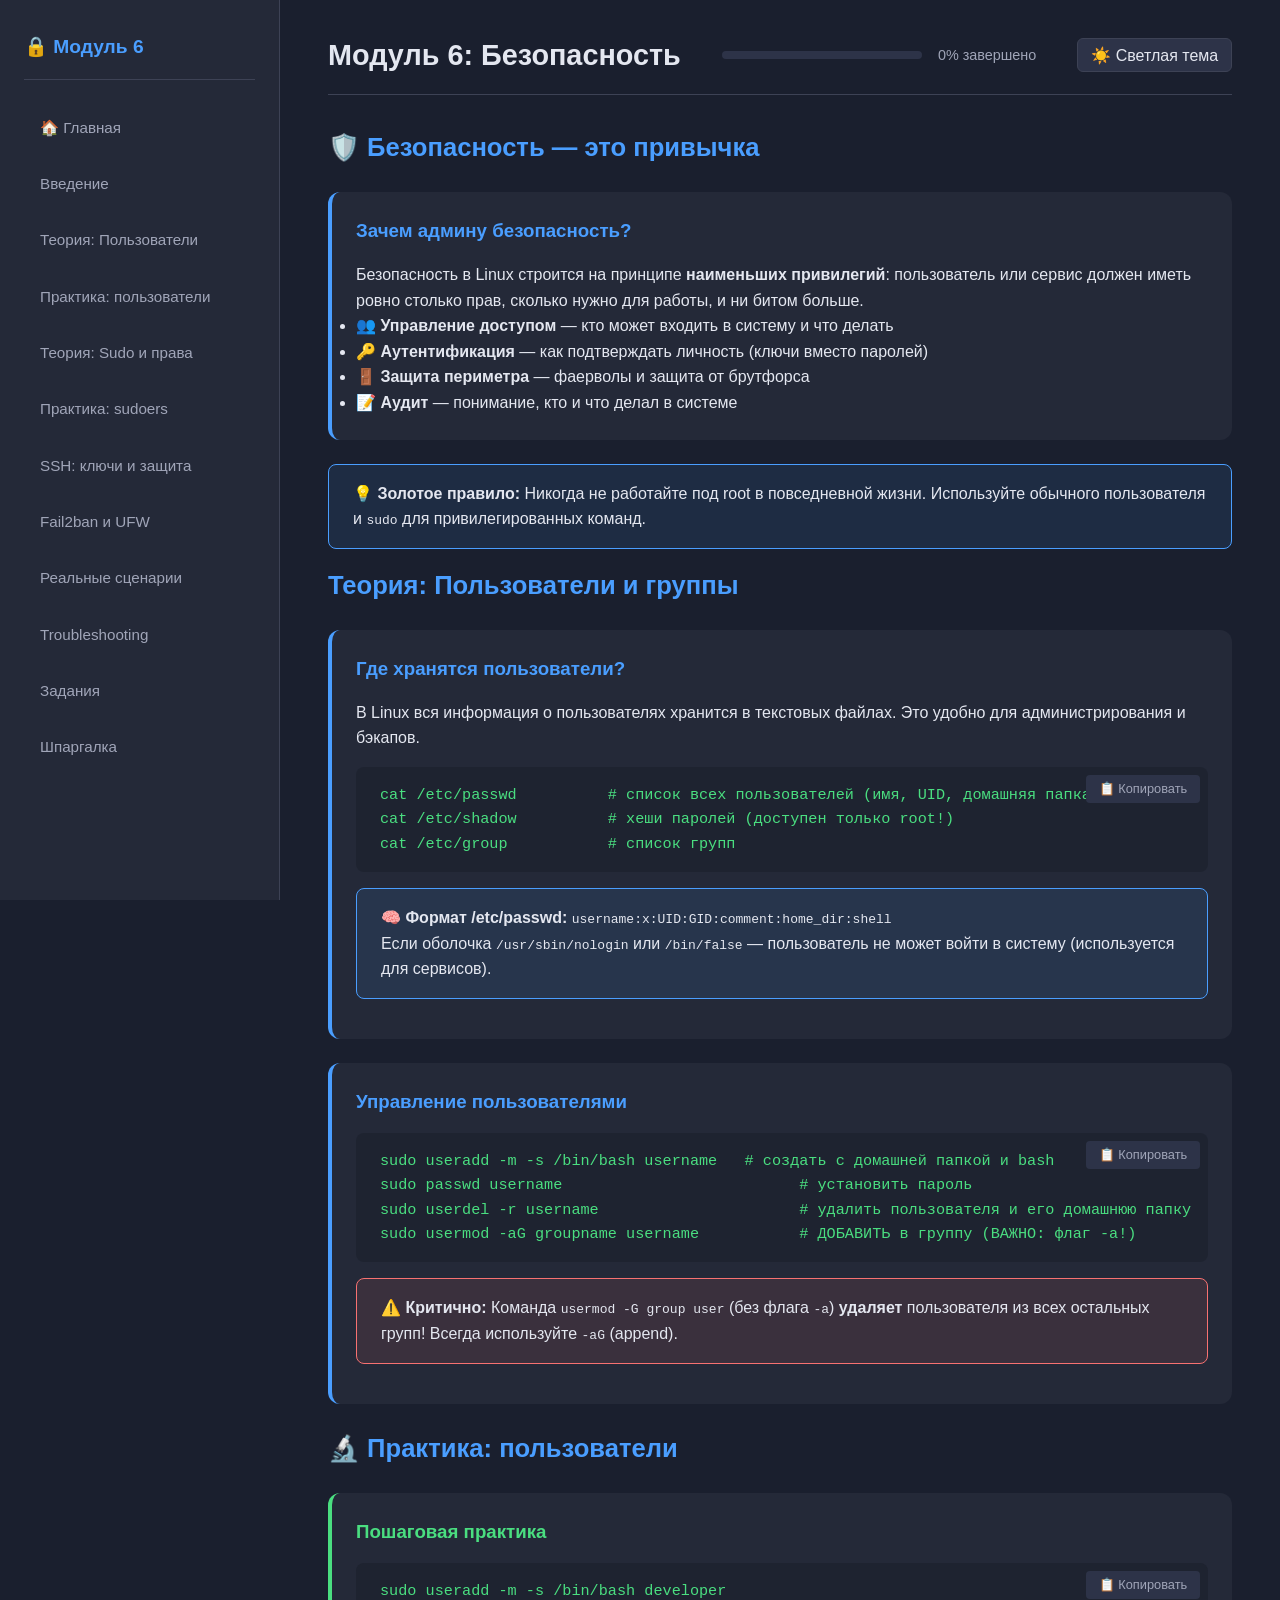
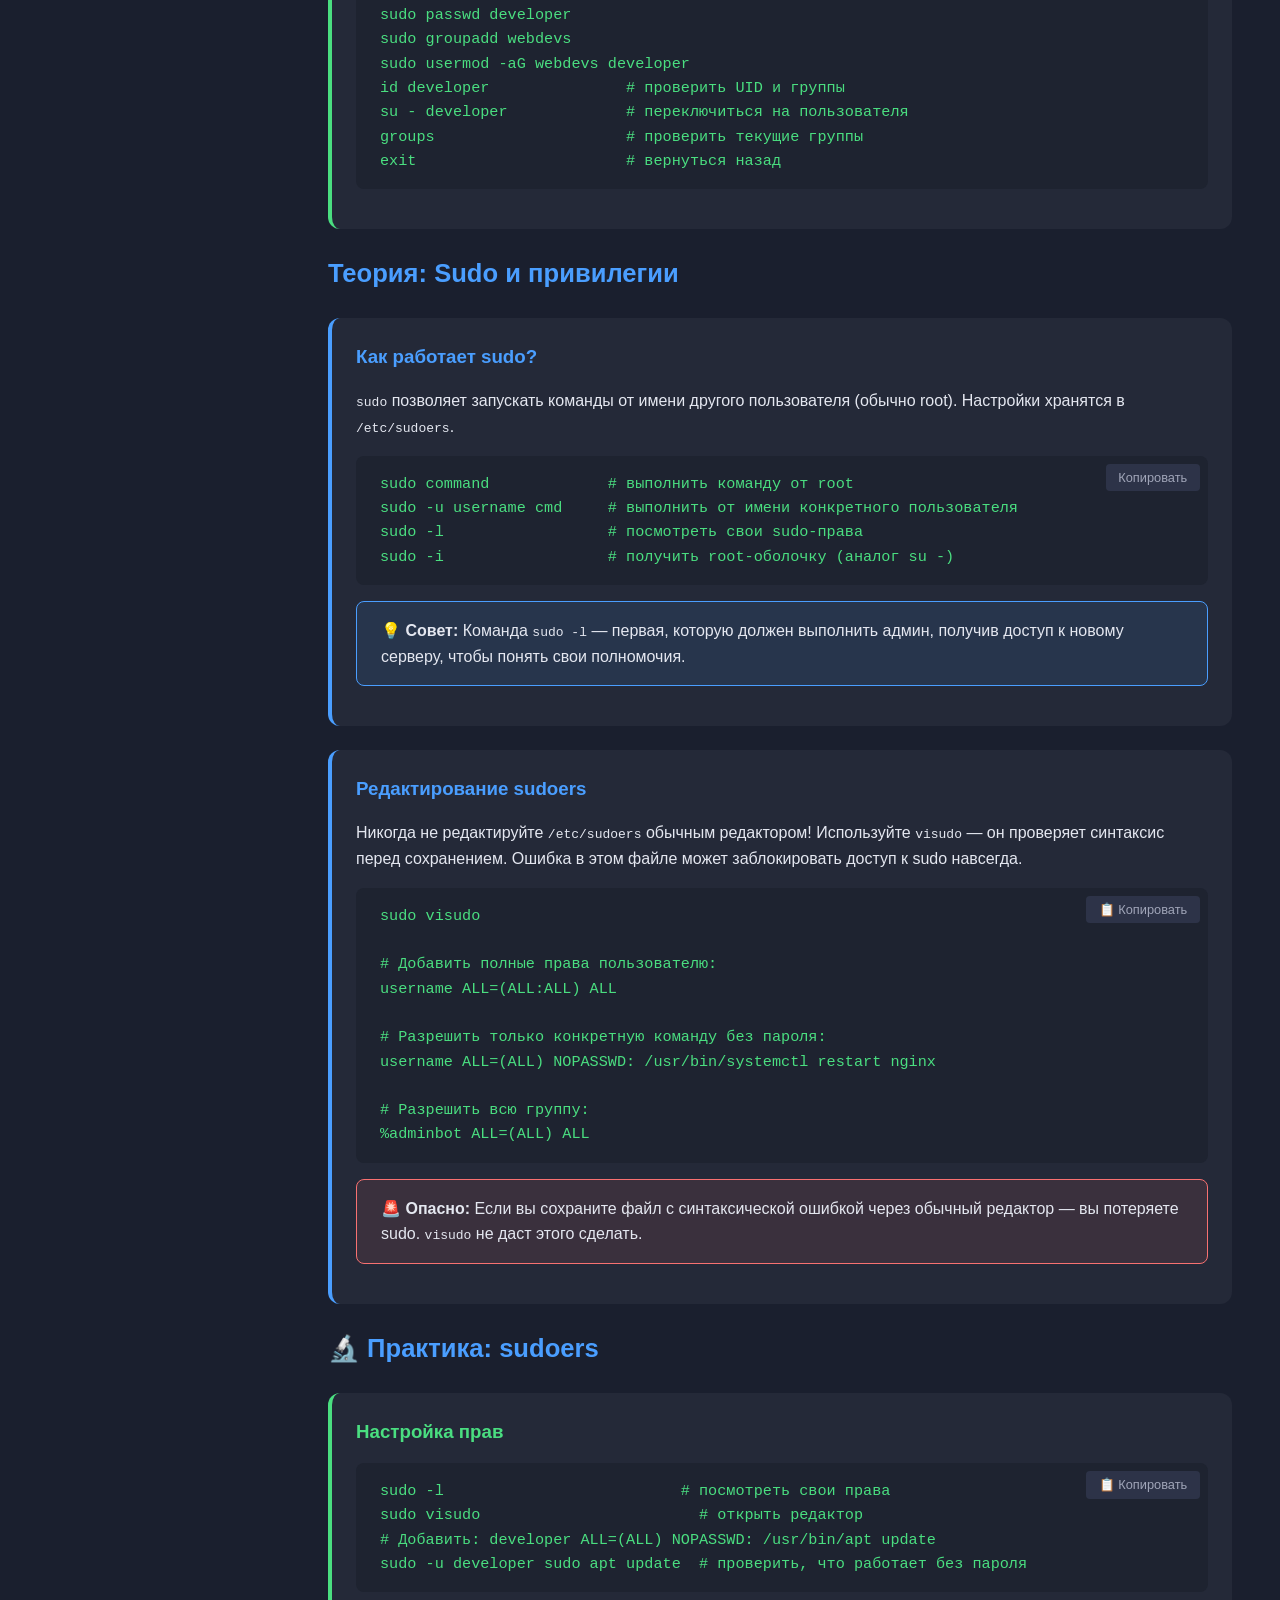
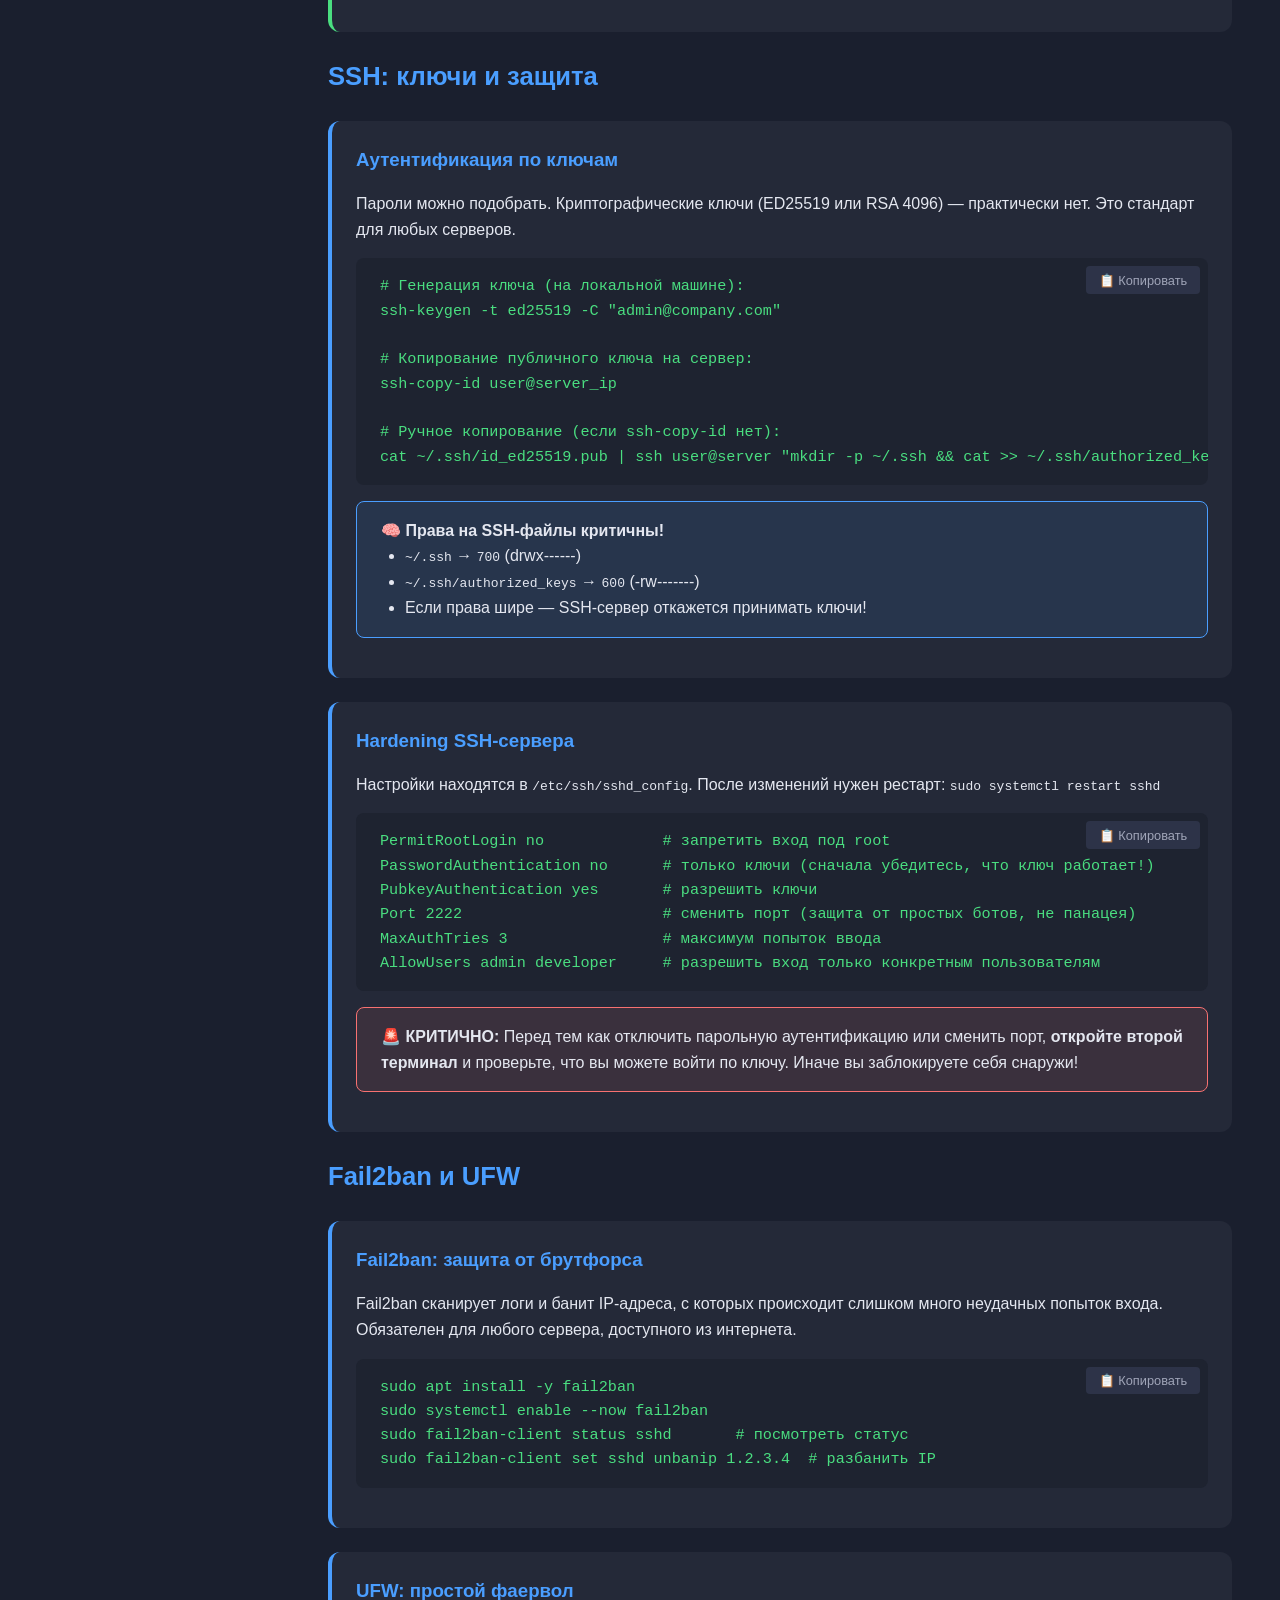
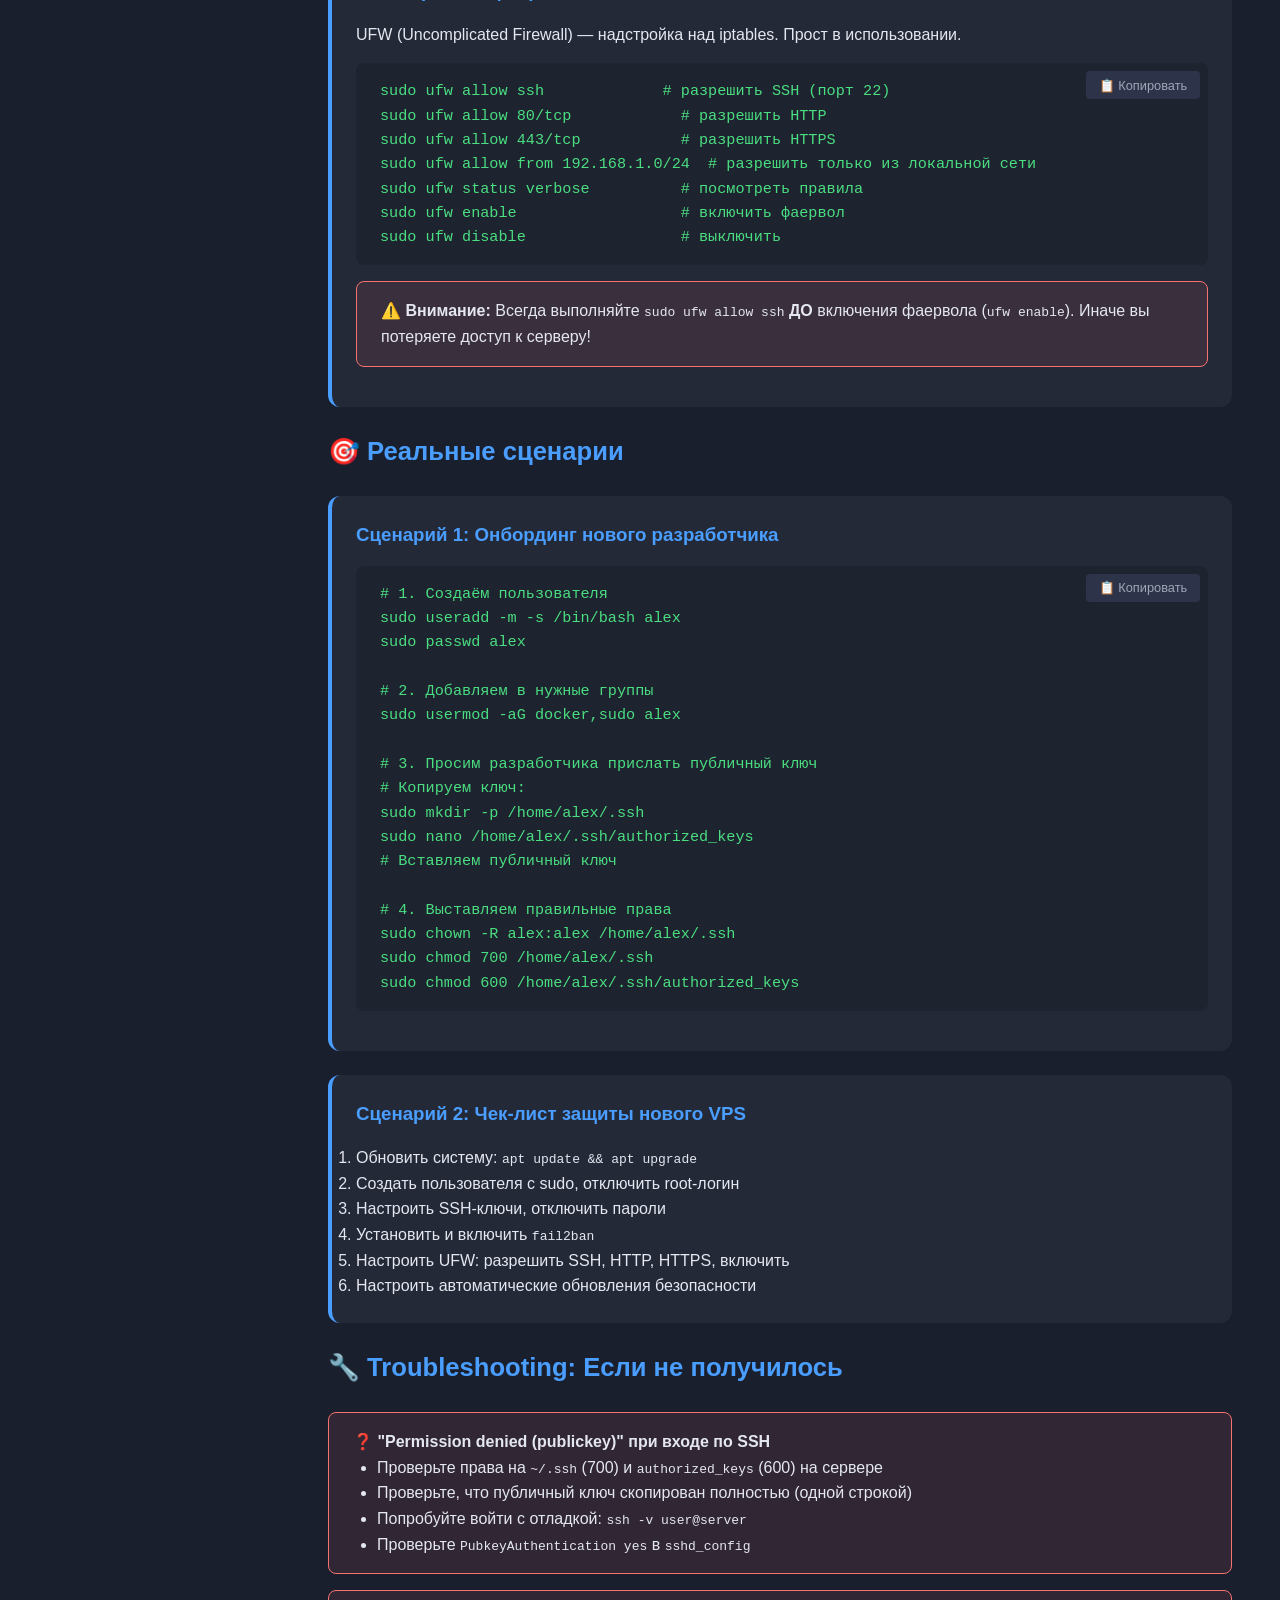
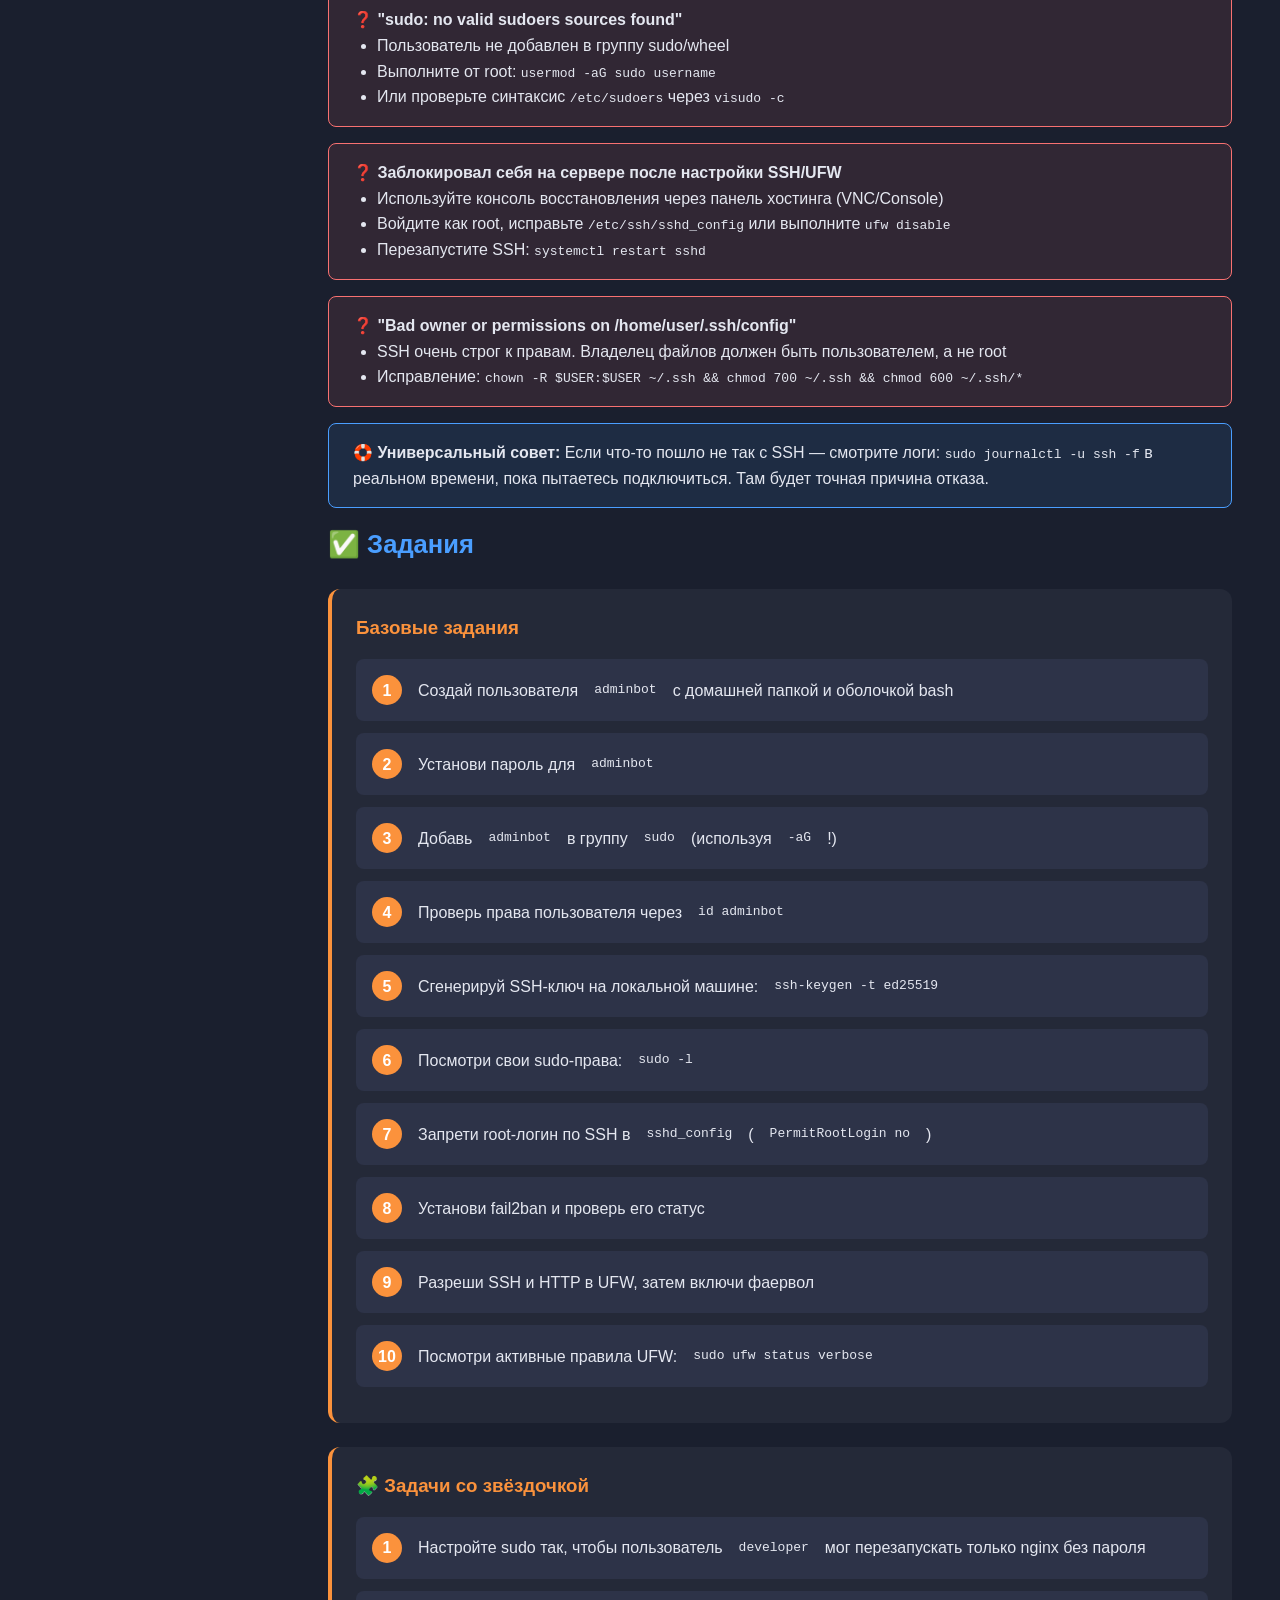
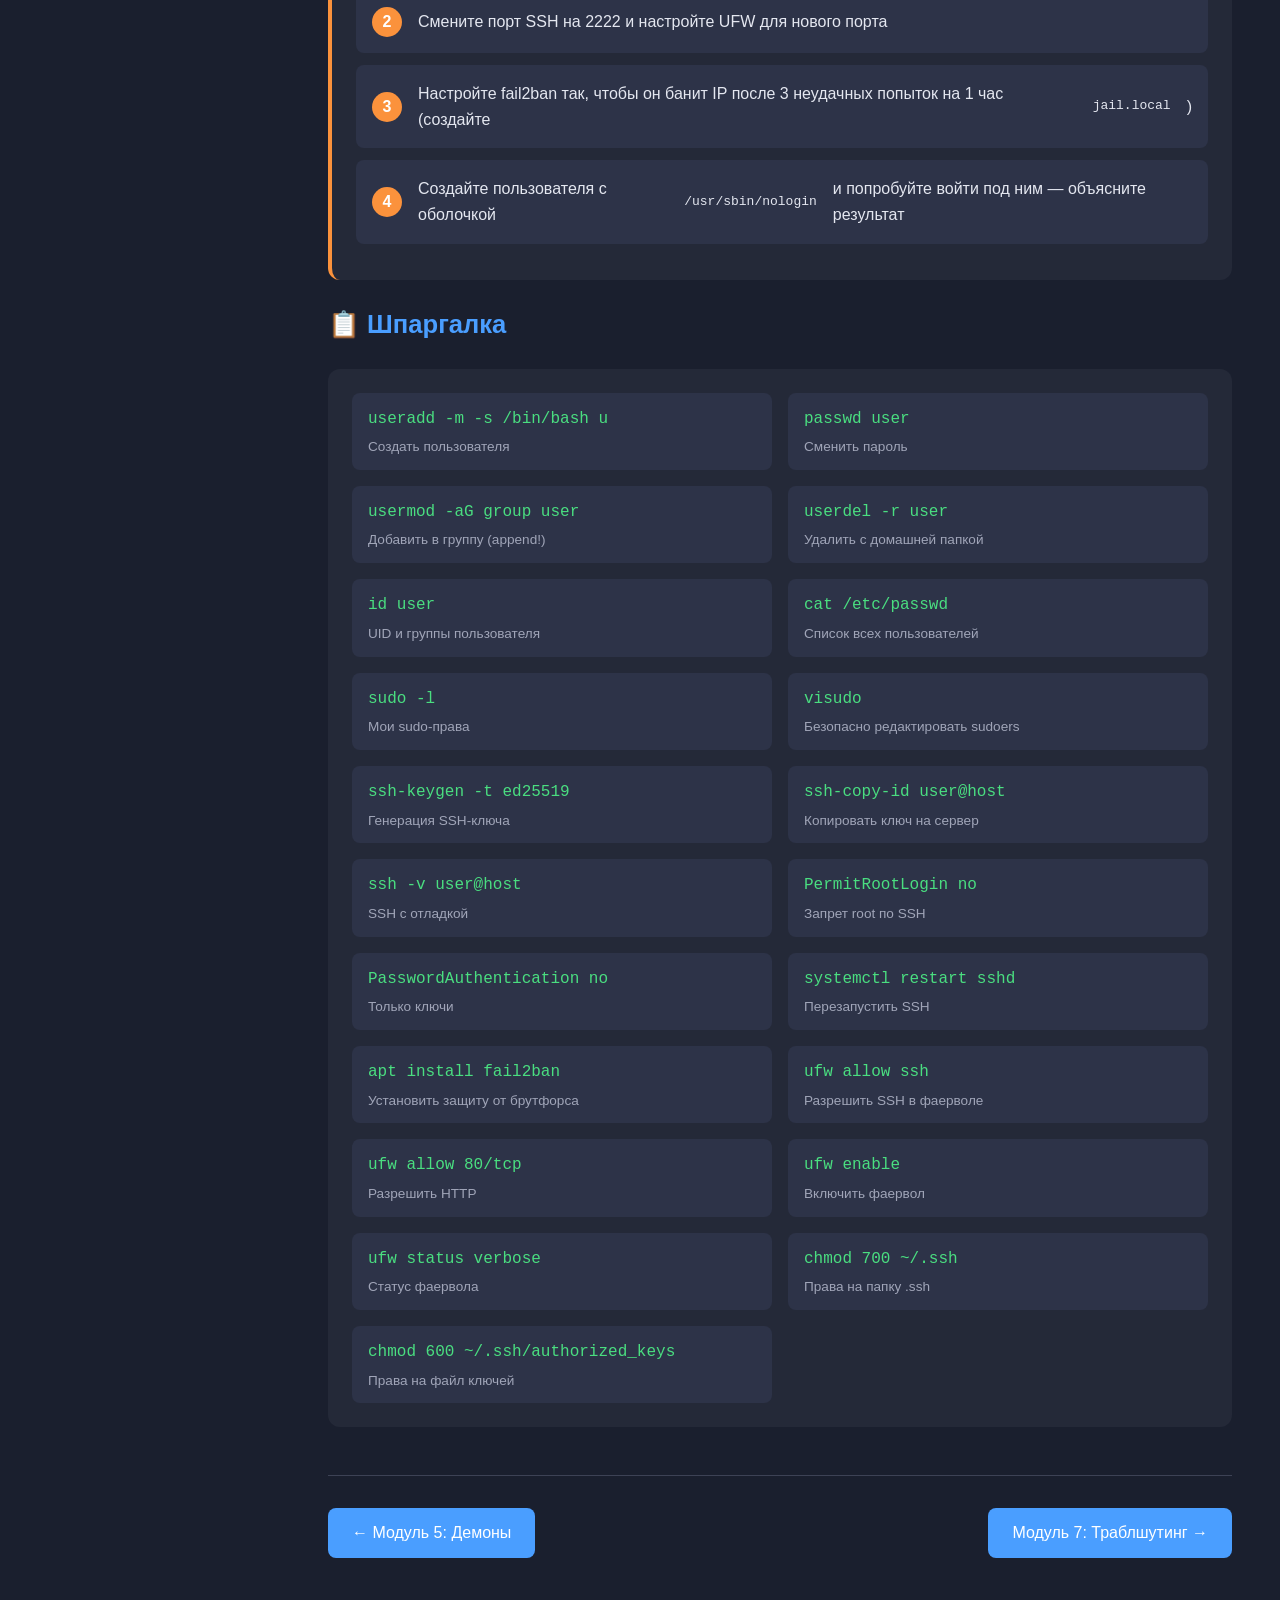
<file: modules/module6.html>
<!DOCTYPE html>
<html lang="ru">
<head>
    <meta charset="UTF-8">
    <meta name="viewport" content="width=device-width, initial-scale=1.0">
    <title>Модуль 6: Безопасность - Linux Course</title>
    <link rel="stylesheet" href="../css/styles.css">
</head>
<body>
    <div class="container">
        <aside class="sidebar">
            <h2>🔒 Модуль 6</h2>
            <ul class="nav-list">
                <li><a href="#intro" class="nav-item">Введение</a></li>
                <li><a href="#theory1" class="nav-item">Теория: Пользователи</a></li>
                <li><a href="#practice1" class="nav-item">Практика: пользователи</a></li>
                <li><a href="#theory2" class="nav-item">Теория: Sudo и права</a></li>
                <li><a href="#practice2" class="nav-item">Практика: sudoers</a></li>
                <li><a href="#ssh" class="nav-item">SSH: ключи и защита</a></li>
                <li><a href="#fail2ban" class="nav-item">Fail2ban и UFW</a></li>
                <li><a href="#real-scenarios" class="nav-item">Реальные сценарии</a></li>
                <li><a href="#troubleshooting" class="nav-item">Troubleshooting</a></li>
                <li><a href="#tasks" class="nav-item">Задания</a></li>
                <li><a href="#cheatsheet" class="nav-item">Шпаргалка</a></li>
            </ul>
        </aside>

        <main class="main-content">
            <div class="header">
                <h1>Модуль 6: Безопасность</h1>
                <div class="progress-container">
                    <div class="progress-bar">
                        <div class="progress-fill" id="progressFill" style="width: 0%"></div>
                    </div>
                    <span class="progress-text" id="progressText">0% завершено</span>
                </div>
                <button class="theme-toggle" id="themeToggleBtn">☀️ Светлая тема</button>
            </div>

            <section id="intro">
                <h2 class="section-title">🛡️ Безопасность — это привычка</h2>
                <div class="theory-block">
                    <h3>Зачем админу безопасность?</h3>
                    <p>Безопасность в Linux строится на принципе <strong>наименьших привилегий</strong>: пользователь или сервис должен иметь ровно столько прав, сколько нужно для работы, и ни битом больше.</p>
                    <ul>
                        <li><strong>👥 Управление доступом</strong> — кто может входить в систему и что делать</li>
                        <li><strong>🔑 Аутентификация</strong> — как подтверждать личность (ключи вместо паролей)</li>
                        <li><strong>🚪 Защита периметра</strong> — фаерволы и защита от брутфорса</li>
                        <li><strong>📝 Аудит</strong> — понимание, кто и что делал в системе</li>
                    </ul>
                </div>

                <div class="info-block">
                    <strong>💡 Золотое правило:</strong> Никогда не работайте под root в повседневной жизни. Используйте обычного пользователя и <code>sudo</code> для привилегированных команд.
                </div>
            </section>

            <section id="theory1">
                <h2 class="section-title"> Теория: Пользователи и группы</h2>
                <div class="theory-block">
                    <h3>Где хранятся пользователи?</h3>
                    <p>В Linux вся информация о пользователях хранится в текстовых файлах. Это удобно для администрирования и бэкапов.</p>
                    <div class="code-block">
                        <code>cat /etc/passwd          # список всех пользователей (имя, UID, домашняя папка, оболочка)
cat /etc/shadow          # хеши паролей (доступен только root!)
cat /etc/group           # список групп</code>
                        <button class="copy-btn" onclick="copyCode(this)">📋 Копировать</button>
                    </div>
                    <div class="info-block">
                        <strong>🧠 Формат /etc/passwd:</strong> <code>username:x:UID:GID:comment:home_dir:shell</code>
                        <br>Если оболочка <code>/usr/sbin/nologin</code> или <code>/bin/false</code> — пользователь не может войти в систему (используется для сервисов).
                    </div>
                </div>

                <div class="theory-block">
                    <h3>Управление пользователями</h3>
                    <div class="code-block">
                        <code>sudo useradd -m -s /bin/bash username   # создать с домашней папкой и bash
sudo passwd username                          # установить пароль
sudo userdel -r username                      # удалить пользователя и его домашнюю папку
sudo usermod -aG groupname username           # ДОБАВИТЬ в группу (ВАЖНО: флаг -a!)</code>
                        <button class="copy-btn" onclick="copyCode(this)">📋 Копировать</button>
                    </div>
                    <div class="warning-block">
                        ⚠️ <strong>Критично:</strong> Команда <code>usermod -G group user</code> (без флага <code>-a</code>) <strong>удаляет</strong> пользователя из всех остальных групп! Всегда используйте <code>-aG</code> (append).
                    </div>
                </div>
            </section>

            <section id="practice1">
                <h2 class="section-title">🔬 Практика: пользователи</h2>
                <div class="practice-block">
                    <h3>Пошаговая практика</h3>
                    <div class="code-block">
                        <code>sudo useradd -m -s /bin/bash developer
sudo passwd developer
sudo groupadd webdevs
sudo usermod -aG webdevs developer
id developer               # проверить UID и группы
su - developer             # переключиться на пользователя
groups                     # проверить текущие группы
exit                       # вернуться назад</code>
                        <button class="copy-btn" onclick="copyCode(this)">📋 Копировать</button>
                    </div>
                </div>
            </section>

            <section id="theory2">
                <h2 class="section-title"> Теория: Sudo и привилегии</h2>
                <div class="theory-block">
                    <h3>Как работает sudo?</h3>
                    <p><code>sudo</code> позволяет запускать команды от имени другого пользователя (обычно root). Настройки хранятся в <code>/etc/sudoers</code>.</p>
                    <div class="code-block">
                        <code>sudo command             # выполнить команду от root
sudo -u username cmd     # выполнить от имени конкретного пользователя
sudo -l                  # посмотреть свои sudo-права
sudo -i                  # получить root-оболочку (аналог su -)</code>
                        <button class="copy-btn" onclick="copyCode(this)"> Копировать</button>
                    </div>
                    <div class="info-block">
                        <strong>💡 Совет:</strong> Команда <code>sudo -l</code> — первая, которую должен выполнить админ, получив доступ к новому серверу, чтобы понять свои полномочия.
                    </div>
                </div>

                <div class="theory-block">
                    <h3>Редактирование sudoers</h3>
                    <p>Никогда не редактируйте <code>/etc/sudoers</code> обычным редактором! Используйте <code>visudo</code> — он проверяет синтаксис перед сохранением. Ошибка в этом файле может заблокировать доступ к sudo навсегда.</p>
                    <div class="code-block">
                        <code>sudo visudo

# Добавить полные права пользователю:
username ALL=(ALL:ALL) ALL

# Разрешить только конкретную команду без пароля:
username ALL=(ALL) NOPASSWD: /usr/bin/systemctl restart nginx

# Разрешить всю группу:
%adminbot ALL=(ALL) ALL</code>
                        <button class="copy-btn" onclick="copyCode(this)">📋 Копировать</button>
                    </div>
                    <div class="warning-block">
                        🚨 <strong>Опасно:</strong> Если вы сохраните файл с синтаксической ошибкой через обычный редактор — вы потеряете sudo. <code>visudo</code> не даст этого сделать.
                    </div>
                </div>
            </section>

            <section id="practice2">
                <h2 class="section-title">🔬 Практика: sudoers</h2>
                <div class="practice-block">
                    <h3>Настройка прав</h3>
                    <div class="code-block">
                        <code>sudo -l                          # посмотреть свои права
sudo visudo                        # открыть редактор
# Добавить: developer ALL=(ALL) NOPASSWD: /usr/bin/apt update
sudo -u developer sudo apt update  # проверить, что работает без пароля</code>
                        <button class="copy-btn" onclick="copyCode(this)">📋 Копировать</button>
                    </div>
                </div>
            </section>

            <section id="ssh">
                <h2 class="section-title"> SSH: ключи и защита</h2>
                <div class="theory-block">
                    <h3>Аутентификация по ключам</h3>
                    <p>Пароли можно подобрать. Криптографические ключи (ED25519 или RSA 4096) — практически нет. Это стандарт для любых серверов.</p>
                    <div class="code-block">
                        <code># Генерация ключа (на локальной машине):
ssh-keygen -t ed25519 -C "admin@company.com"

# Копирование публичного ключа на сервер:
ssh-copy-id user@server_ip

# Ручное копирование (если ssh-copy-id нет):
cat ~/.ssh/id_ed25519.pub | ssh user@server "mkdir -p ~/.ssh && cat >> ~/.ssh/authorized_keys && chmod 700 ~/.ssh && chmod 600 ~/.ssh/authorized_keys"</code>
                        <button class="copy-btn" onclick="copyCode(this)">📋 Копировать</button>
                    </div>
                    <div class="info-block">
                        <strong>🧠 Права на SSH-файлы критичны!</strong>
                        <ul>
                            <li><code>~/.ssh</code> → <code>700</code> (drwx------)</li>
                            <li><code>~/.ssh/authorized_keys</code> → <code>600</code> (-rw-------)</li>
                            <li>Если права шире — SSH-сервер откажется принимать ключи!</li>
                        </ul>
                    </div>
                </div>

                <div class="theory-block">
                    <h3>Hardening SSH-сервера</h3>
                    <p>Настройки находятся в <code>/etc/ssh/sshd_config</code>. После изменений нужен рестарт: <code>sudo systemctl restart sshd</code></p>
                    <div class="code-block">
                        <code>PermitRootLogin no             # запретить вход под root
PasswordAuthentication no      # только ключи (сначала убедитесь, что ключ работает!)
PubkeyAuthentication yes       # разрешить ключи
Port 2222                      # сменить порт (защита от простых ботов, не панацея)
MaxAuthTries 3                 # максимум попыток ввода
AllowUsers admin developer     # разрешить вход только конкретным пользователям</code>
                        <button class="copy-btn" onclick="copyCode(this)">📋 Копировать</button>
                    </div>
                    <div class="warning-block">
                        🚨 <strong>КРИТИЧНО:</strong> Перед тем как отключить парольную аутентификацию или сменить порт, <strong>откройте второй терминал</strong> и проверьте, что вы можете войти по ключу. Иначе вы заблокируете себя снаружи!
                    </div>
                </div>
            </section>

            <section id="fail2ban">
                <h2 class="section-title"> Fail2ban и UFW</h2>
                <div class="theory-block">
                    <h3>Fail2ban: защита от брутфорса</h3>
                    <p>Fail2ban сканирует логи и банит IP-адреса, с которых происходит слишком много неудачных попыток входа. Обязателен для любого сервера, доступного из интернета.</p>
                    <div class="code-block">
                        <code>sudo apt install -y fail2ban
sudo systemctl enable --now fail2ban
sudo fail2ban-client status sshd       # посмотреть статус
sudo fail2ban-client set sshd unbanip 1.2.3.4  # разбанить IP</code>
                        <button class="copy-btn" onclick="copyCode(this)">📋 Копировать</button>
                    </div>
                </div>

                <div class="theory-block">
                    <h3>UFW: простой фаервол</h3>
                    <p>UFW (Uncomplicated Firewall) — надстройка над iptables. Прост в использовании.</p>
                    <div class="code-block">
                        <code>sudo ufw allow ssh             # разрешить SSH (порт 22)
sudo ufw allow 80/tcp            # разрешить HTTP
sudo ufw allow 443/tcp           # разрешить HTTPS
sudo ufw allow from 192.168.1.0/24  # разрешить только из локальной сети
sudo ufw status verbose          # посмотреть правила
sudo ufw enable                  # включить фаервол
sudo ufw disable                 # выключить</code>
                        <button class="copy-btn" onclick="copyCode(this)">📋 Копировать</button>
                    </div>
                    <div class="warning-block">
                        ⚠️ <strong>Внимание:</strong> Всегда выполняйте <code>sudo ufw allow ssh</code> <strong>ДО</strong> включения фаервола (<code>ufw enable</code>). Иначе вы потеряете доступ к серверу!
                    </div>
                </div>
            </section>

            <section id="real-scenarios">
                <h2 class="section-title">🎯 Реальные сценарии</h2>
                <div class="theory-block">
                    <h3>Сценарий 1: Онбординг нового разработчика</h3>
                    <div class="code-block">
                        <code># 1. Создаём пользователя
sudo useradd -m -s /bin/bash alex
sudo passwd alex

# 2. Добавляем в нужные группы
sudo usermod -aG docker,sudo alex

# 3. Просим разработчика прислать публичный ключ
# Копируем ключ:
sudo mkdir -p /home/alex/.ssh
sudo nano /home/alex/.ssh/authorized_keys
# Вставляем публичный ключ

# 4. Выставляем правильные права
sudo chown -R alex:alex /home/alex/.ssh
sudo chmod 700 /home/alex/.ssh
sudo chmod 600 /home/alex/.ssh/authorized_keys</code>
                        <button class="copy-btn" onclick="copyCode(this)">📋 Копировать</button>
                    </div>
                </div>

                <div class="theory-block">
                    <h3>Сценарий 2: Чек-лист защиты нового VPS</h3>
                    <ol>
                        <li>Обновить систему: <code>apt update && apt upgrade</code></li>
                        <li>Создать пользователя с sudo, отключить root-логин</li>
                        <li>Настроить SSH-ключи, отключить пароли</li>
                        <li>Установить и включить <code>fail2ban</code></li>
                        <li>Настроить UFW: разрешить SSH, HTTP, HTTPS, включить</li>
                        <li>Настроить автоматические обновления безопасности</li>
                    </ol>
                </div>
            </section>

            <section id="troubleshooting">
                <h2 class="section-title">🔧 Troubleshooting: Если не получилось</h2>
                <div class="warning-block">
                    <strong>❓ "Permission denied (publickey)" при входе по SSH</strong>
                    <ul>
                        <li>Проверьте права на <code>~/.ssh</code> (700) и <code>authorized_keys</code> (600) на сервере</li>
                        <li>Проверьте, что публичный ключ скопирован полностью (одной строкой)</li>
                        <li>Попробуйте войти с отладкой: <code>ssh -v user@server</code></li>
                        <li>Проверьте <code>PubkeyAuthentication yes</code> в <code>sshd_config</code></li>
                    </ul>
                </div>

                <div class="warning-block">
                    <strong>❓ "sudo: no valid sudoers sources found"</strong>
                    <ul>
                        <li>Пользователь не добавлен в группу sudo/wheel</li>
                        <li>Выполните от root: <code>usermod -aG sudo username</code></li>
                        <li>Или проверьте синтаксис <code>/etc/sudoers</code> через <code>visudo -c</code></li>
                    </ul>
                </div>

                <div class="warning-block">
                    <strong>❓ Заблокировал себя на сервере после настройки SSH/UFW</strong>
                    <ul>
                        <li>Используйте консоль восстановления через панель хостинга (VNC/Console)</li>
                        <li>Войдите как root, исправьте <code>/etc/ssh/sshd_config</code> или выполните <code>ufw disable</code></li>
                        <li>Перезапустите SSH: <code>systemctl restart sshd</code></li>
                    </ul>
                </div>

                <div class="warning-block">
                    <strong>❓ "Bad owner or permissions on /home/user/.ssh/config"</strong>
                    <ul>
                        <li>SSH очень строг к правам. Владелец файлов должен быть пользователем, а не root</li>
                        <li>Исправление: <code>chown -R $USER:$USER ~/.ssh && chmod 700 ~/.ssh && chmod 600 ~/.ssh/*</code></li>
                    </ul>
                </div>

                <div class="info-block">
                    <strong>🛟 Универсальный совет:</strong> Если что-то пошло не так с SSH — смотрите логи: <code>sudo journalctl -u ssh -f</code> в реальном времени, пока пытаетесь подключиться. Там будет точная причина отказа.
                </div>
            </section>

            <section id="tasks">
                <h2 class="section-title">✅ Задания</h2>
                <div class="task-block">
                    <h3>Базовые задания</h3>
                    <ul class="task-list">
                        <li class="task-item">Создай пользователя <code>adminbot</code> с домашней папкой и оболочкой bash</li>
                        <li class="task-item">Установи пароль для <code>adminbot</code></li>
                        <li class="task-item">Добавь <code>adminbot</code> в группу <code>sudo</code> (используя <code>-aG</code>!)</li>
                        <li class="task-item">Проверь права пользователя через <code>id adminbot</code></li>
                        <li class="task-item">Сгенерируй SSH-ключ на локальной машине: <code>ssh-keygen -t ed25519</code></li>
                        <li class="task-item">Посмотри свои sudo-права: <code>sudo -l</code></li>
                        <li class="task-item">Запрети root-логин по SSH в <code>sshd_config</code> (<code>PermitRootLogin no</code>)</li>
                        <li class="task-item">Установи fail2ban и проверь его статус</li>
                        <li class="task-item">Разреши SSH и HTTP в UFW, затем включи фаервол</li>
                        <li class="task-item">Посмотри активные правила UFW: <code>sudo ufw status verbose</code></li>
                    </ul>
                </div>

                <div class="task-block">
                    <h3>🧩 Задачи со звёздочкой</h3>
                    <ul class="task-list">
                        <li class="task-item">Настройте sudo так, чтобы пользователь <code>developer</code> мог перезапускать только nginx без пароля</li>
                        <li class="task-item">Смените порт SSH на 2222 и настройте UFW для нового порта</li>
                        <li class="task-item">Настройте fail2ban так, чтобы он банит IP после 3 неудачных попыток на 1 час (создайте <code>jail.local</code>)</li>
                        <li class="task-item">Создайте пользователя с оболочкой <code>/usr/sbin/nologin</code> и попробуйте войти под ним — объясните результат</li>
                    </ul>
                </div>
            </section>

            <section id="cheatsheet">
                <h2 class="section-title">📋 Шпаргалка</h2>
                <div class="cheat-sheet">
                    <div class="cheat-grid">
                        <div class="cheat-item">
                            <code>useradd -m -s /bin/bash u</code>
                            <p>Создать пользователя</p>
                        </div>
                        <div class="cheat-item">
                            <code>passwd user</code>
                            <p>Сменить пароль</p>
                        </div>
                        <div class="cheat-item">
                            <code>usermod -aG group user</code>
                            <p>Добавить в группу (append!)</p>
                        </div>
                        <div class="cheat-item">
                            <code>userdel -r user</code>
                            <p>Удалить с домашней папкой</p>
                        </div>
                        <div class="cheat-item">
                            <code>id user</code>
                            <p>UID и группы пользователя</p>
                        </div>
                        <div class="cheat-item">
                            <code>cat /etc/passwd</code>
                            <p>Список всех пользователей</p>
                        </div>
                        <div class="cheat-item">
                            <code>sudo -l</code>
                            <p>Мои sudo-права</p>
                        </div>
                        <div class="cheat-item">
                            <code>visudo</code>
                            <p>Безопасно редактировать sudoers</p>
                        </div>
                        <div class="cheat-item">
                            <code>ssh-keygen -t ed25519</code>
                            <p>Генерация SSH-ключа</p>
                        </div>
                        <div class="cheat-item">
                            <code>ssh-copy-id user@host</code>
                            <p>Копировать ключ на сервер</p>
                        </div>
                        <div class="cheat-item">
                            <code>ssh -v user@host</code>
                            <p>SSH с отладкой</p>
                        </div>
                        <div class="cheat-item">
                            <code>PermitRootLogin no</code>
                            <p>Запрет root по SSH</p>
                        </div>
                        <div class="cheat-item">
                            <code>PasswordAuthentication no</code>
                            <p>Только ключи</p>
                        </div>
                        <div class="cheat-item">
                            <code>systemctl restart sshd</code>
                            <p>Перезапустить SSH</p>
                        </div>
                        <div class="cheat-item">
                            <code>apt install fail2ban</code>
                            <p>Установить защиту от брутфорса</p>
                        </div>
                        <div class="cheat-item">
                            <code>ufw allow ssh</code>
                            <p>Разрешить SSH в фаерволе</p>
                        </div>
                        <div class="cheat-item">
                            <code>ufw allow 80/tcp</code>
                            <p>Разрешить HTTP</p>
                        </div>
                        <div class="cheat-item">
                            <code>ufw enable</code>
                            <p>Включить фаервол</p>
                        </div>
                        <div class="cheat-item">
                            <code>ufw status verbose</code>
                            <p>Статус фаервола</p>
                        </div>
                        <div class="cheat-item">
                            <code>chmod 700 ~/.ssh</code>
                            <p>Права на папку .ssh</p>
                        </div>
                        <div class="cheat-item">
                            <code>chmod 600 ~/.ssh/authorized_keys</code>
                            <p>Права на файл ключей</p>
                        </div>
                    </div>
                </div>
            </section>

            <div class="nav-buttons">
                <a href="module5.html" class="nav-btn">← Модуль 5: Демоны</a>
                <a href="module7.html" class="nav-btn">Модуль 7: Траблшутинг →</a>
            </div>
        </main>
    </div>

    <script src="../js/main.js"></script>
</body>
</html>
</file>
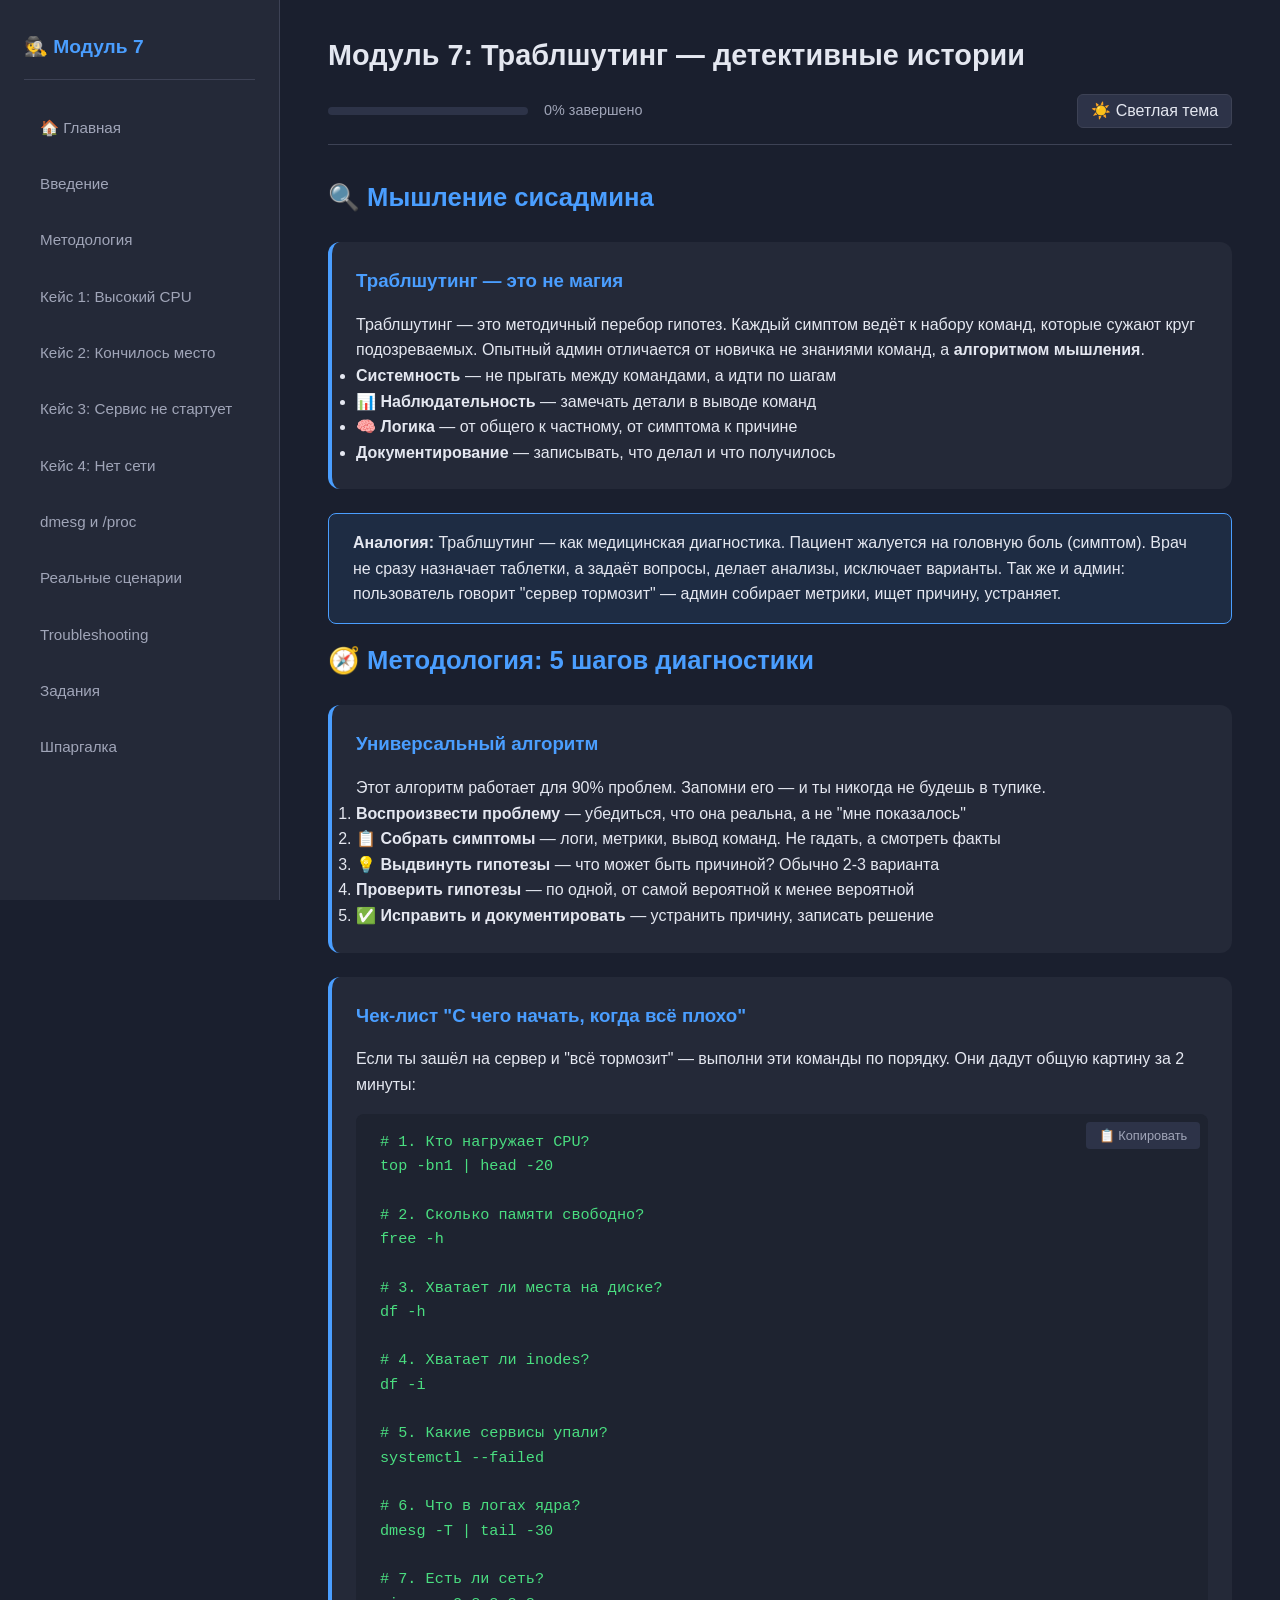
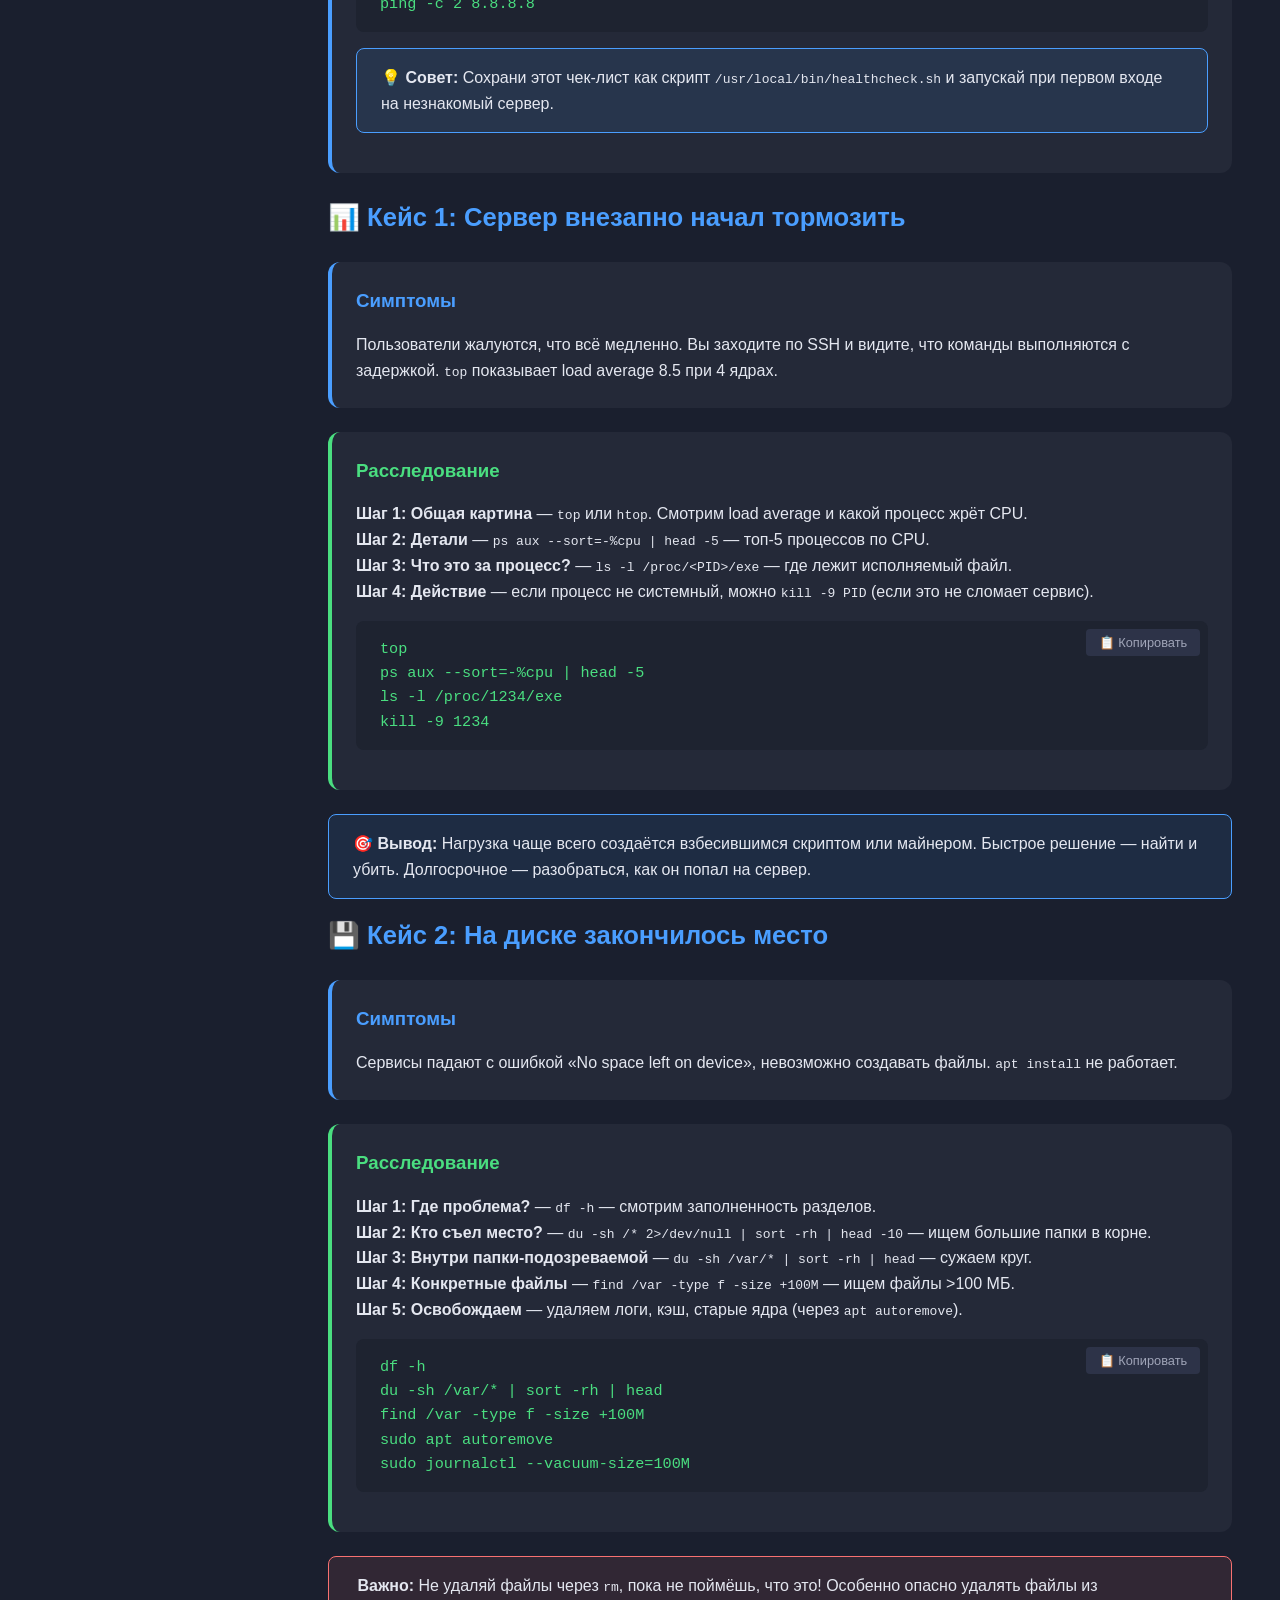
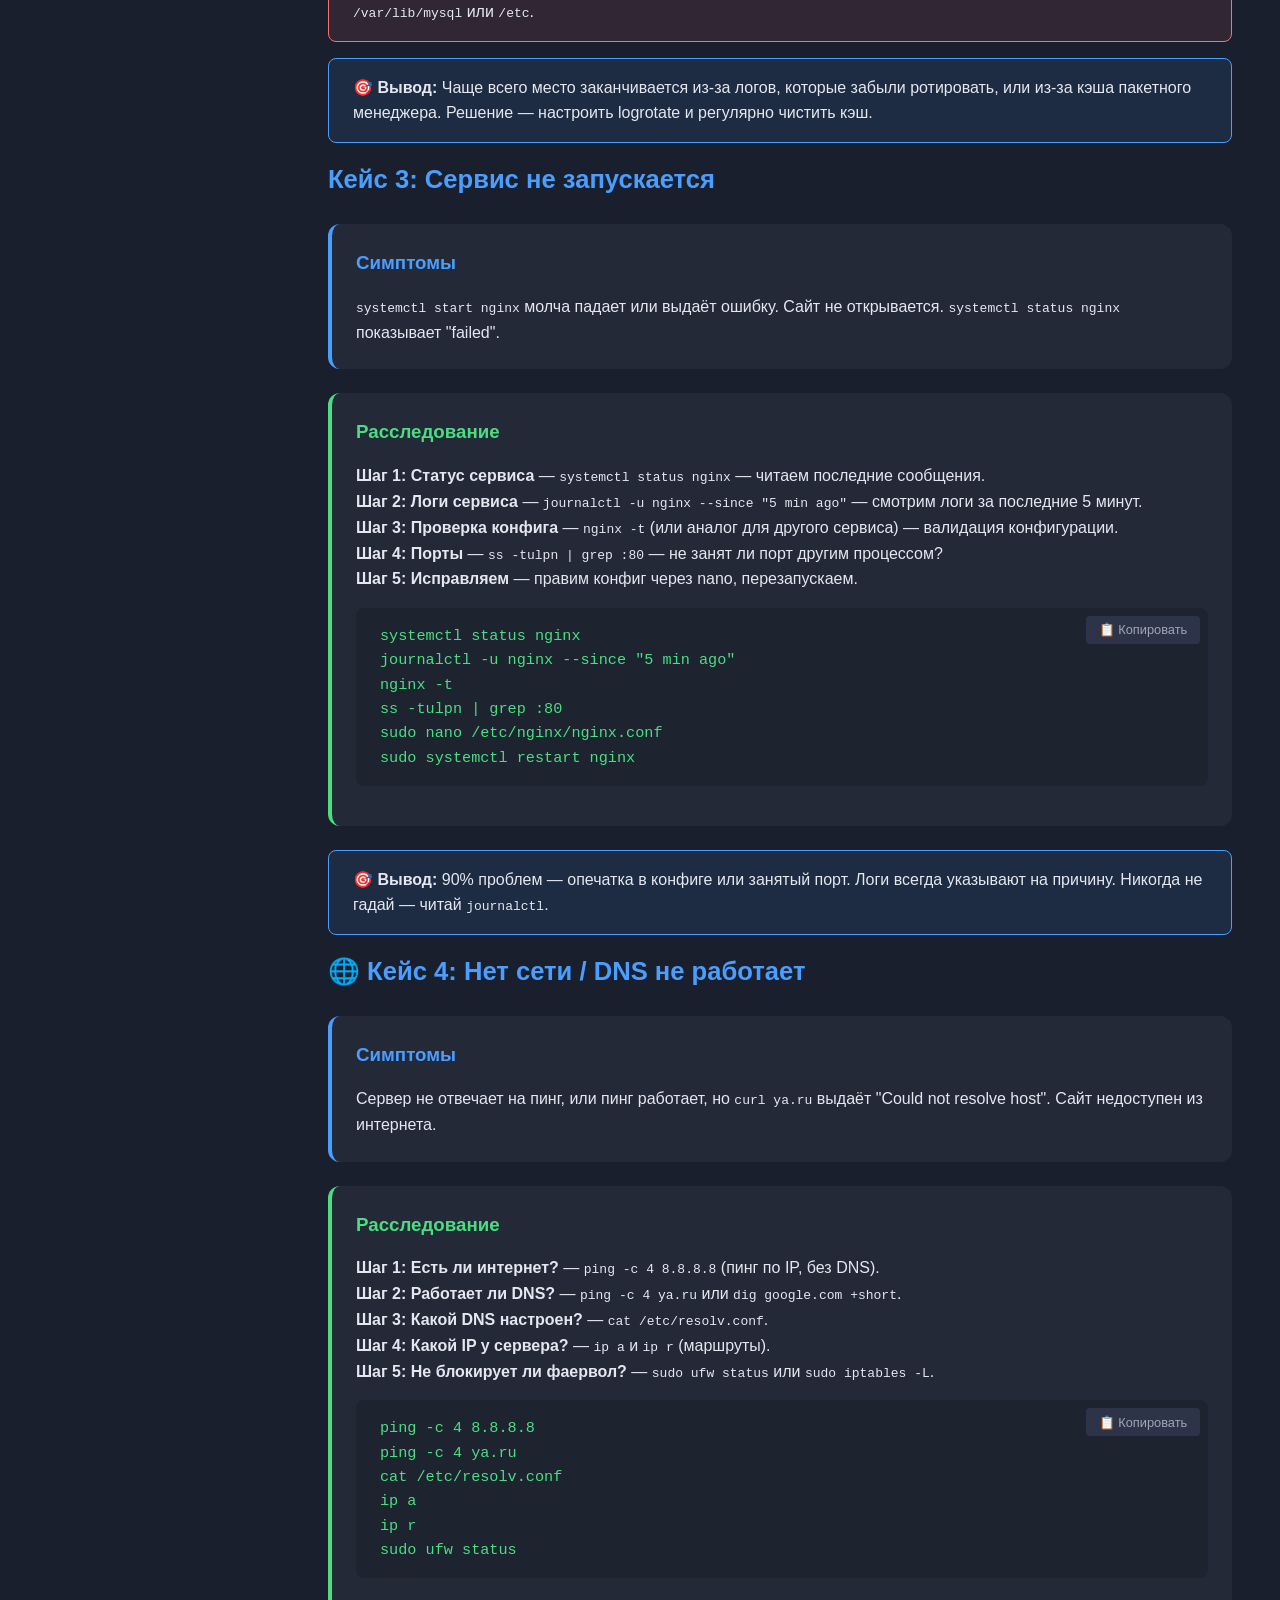
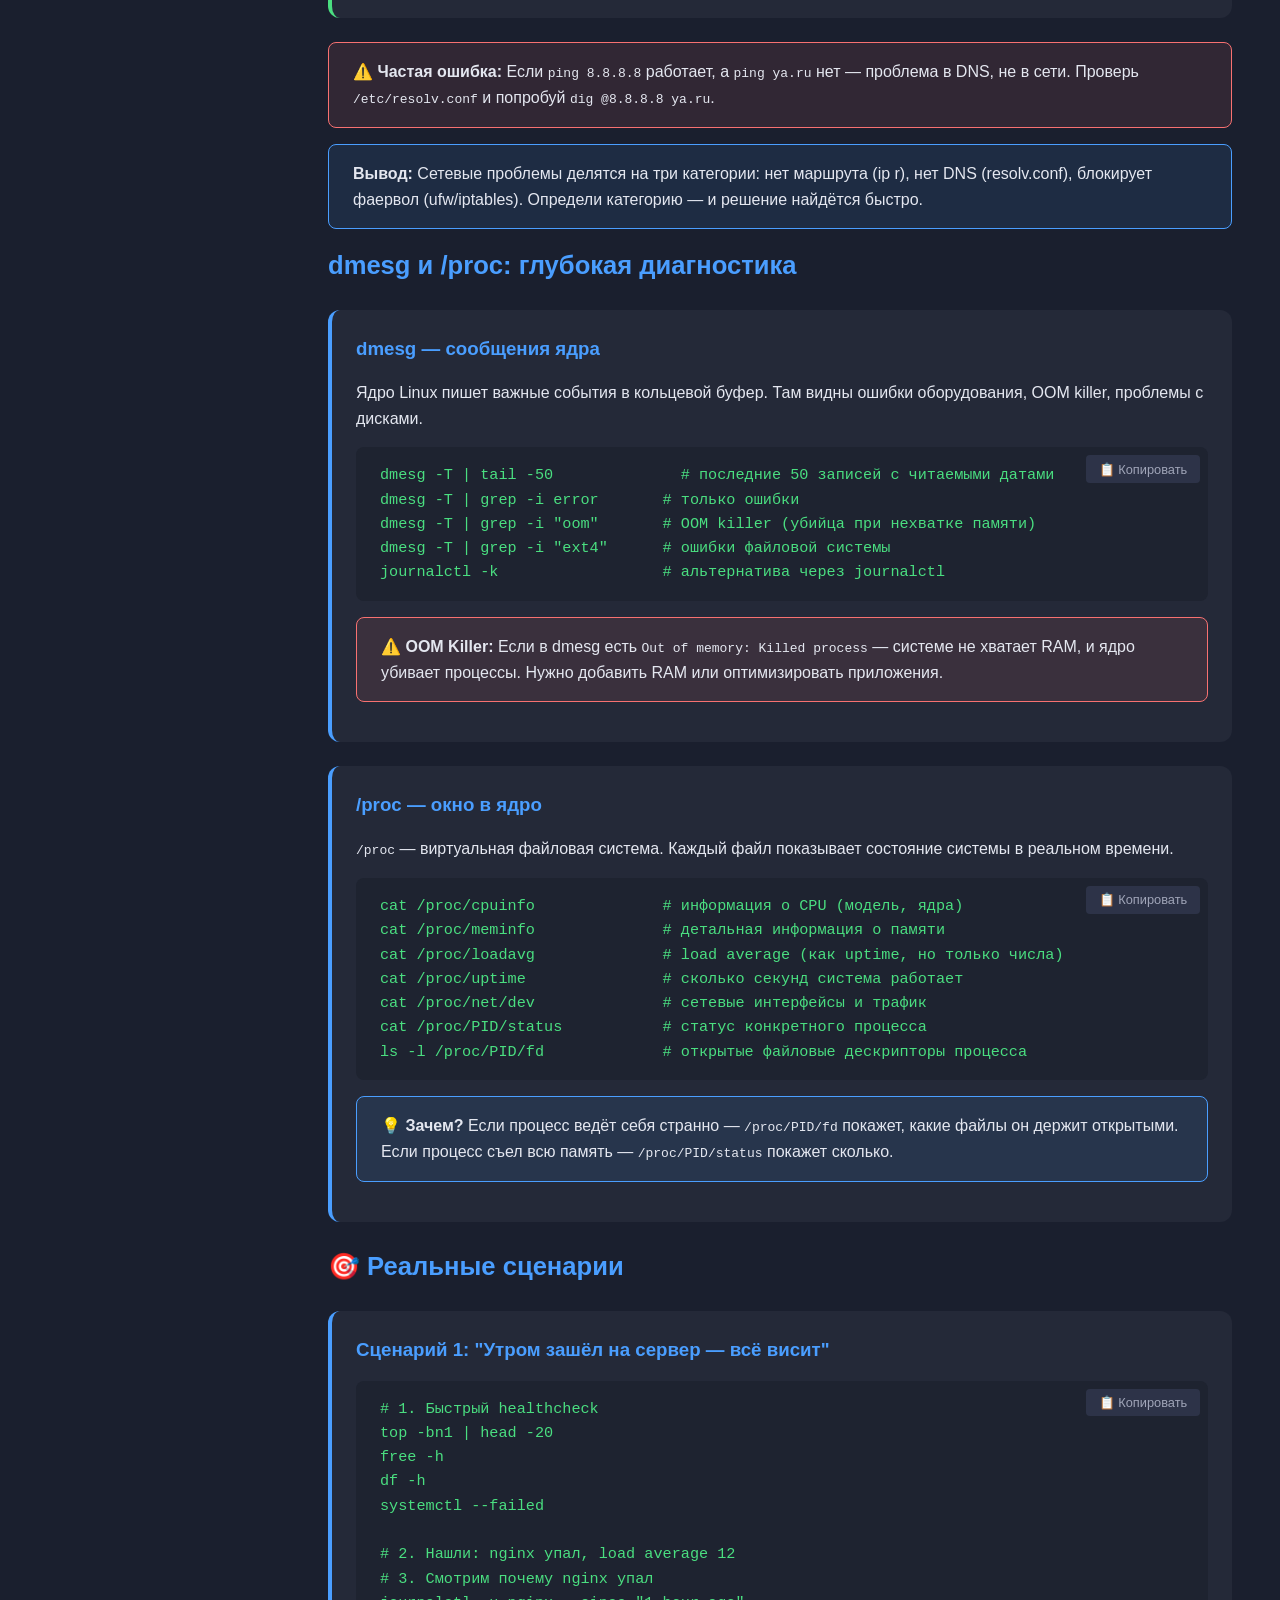
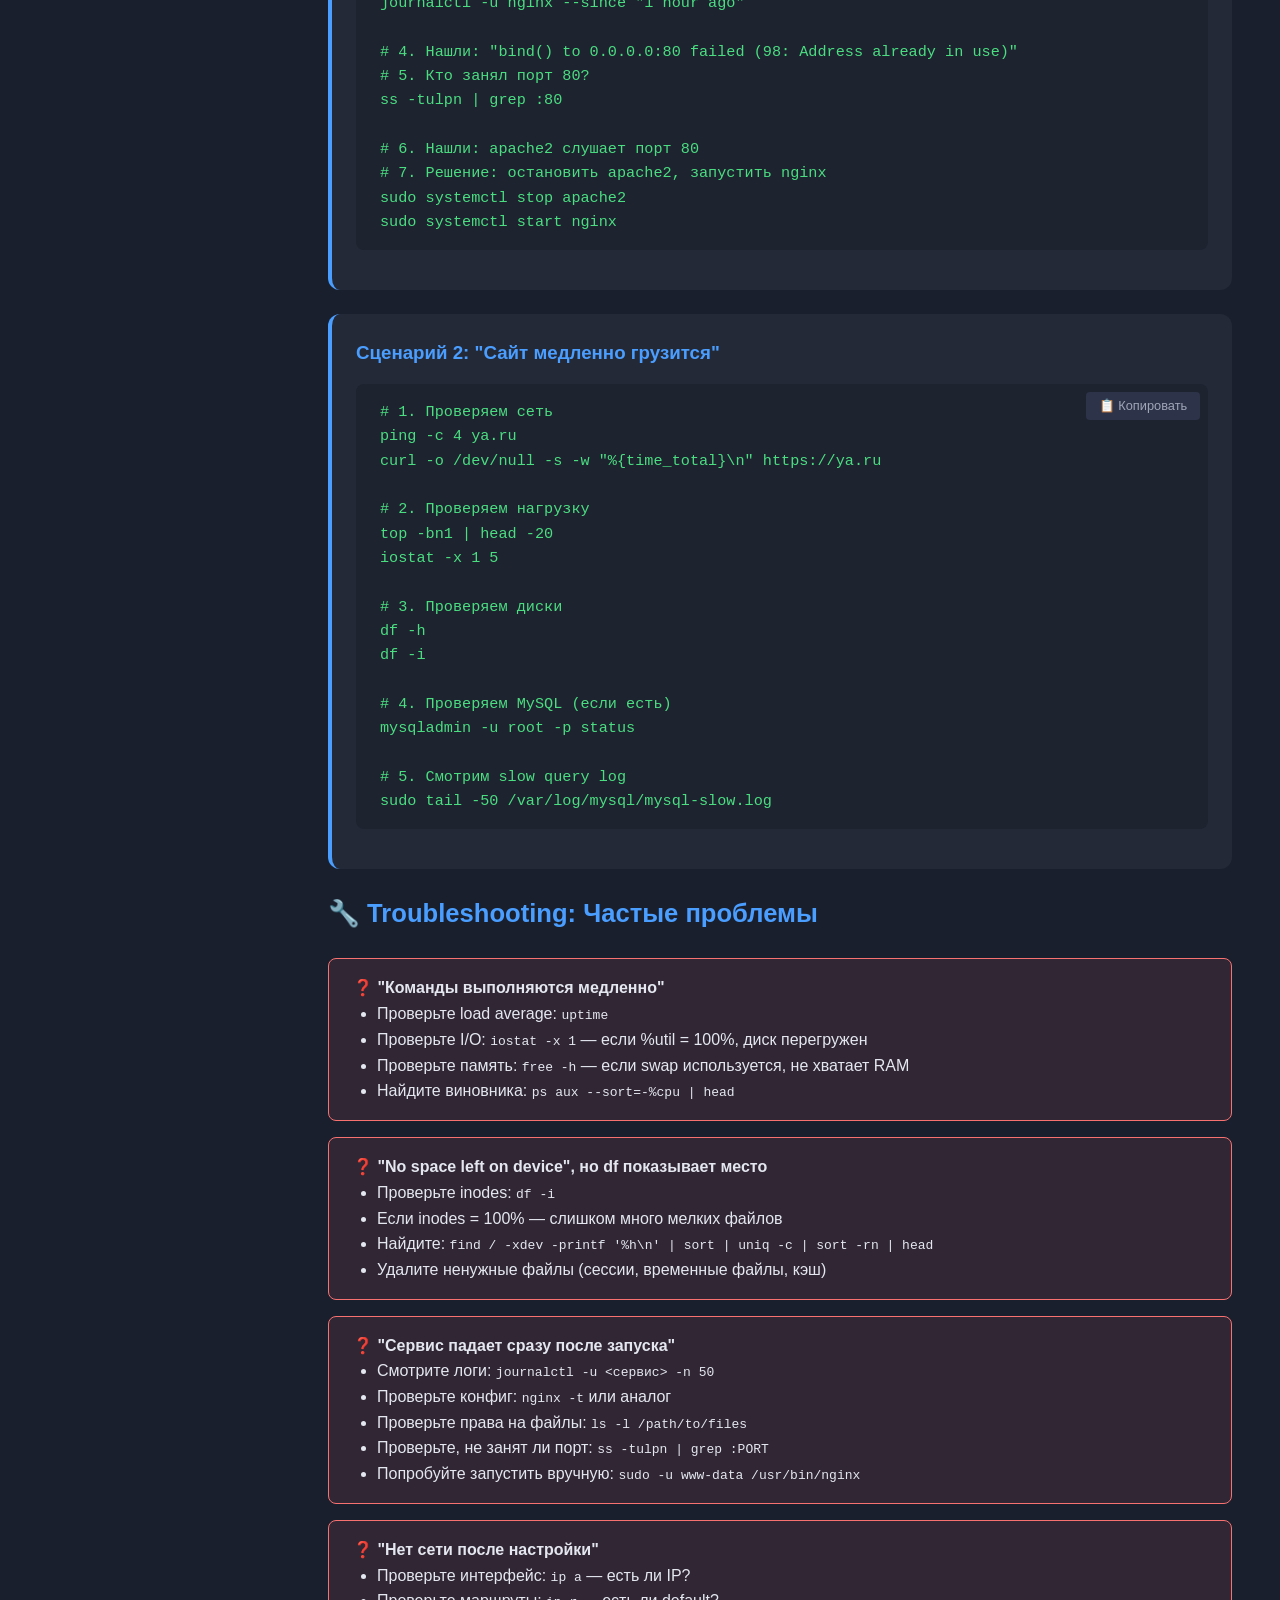
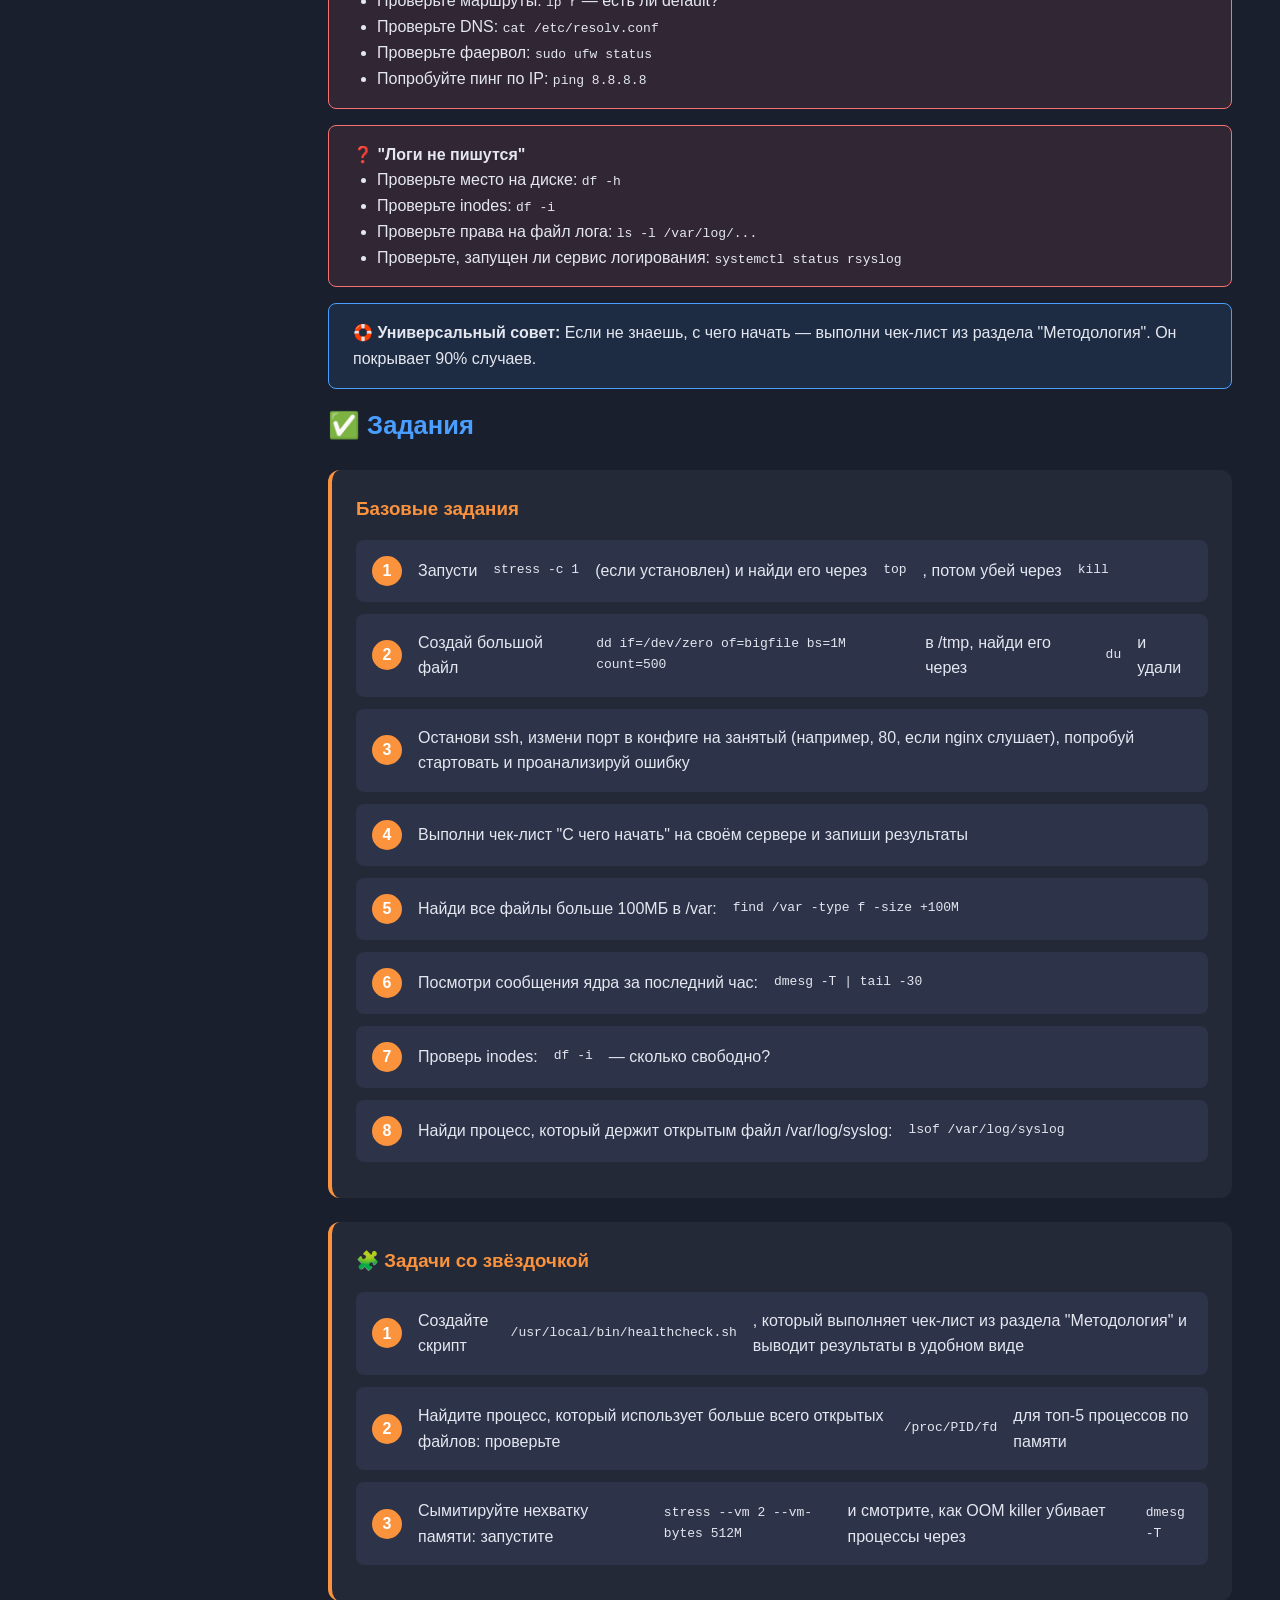
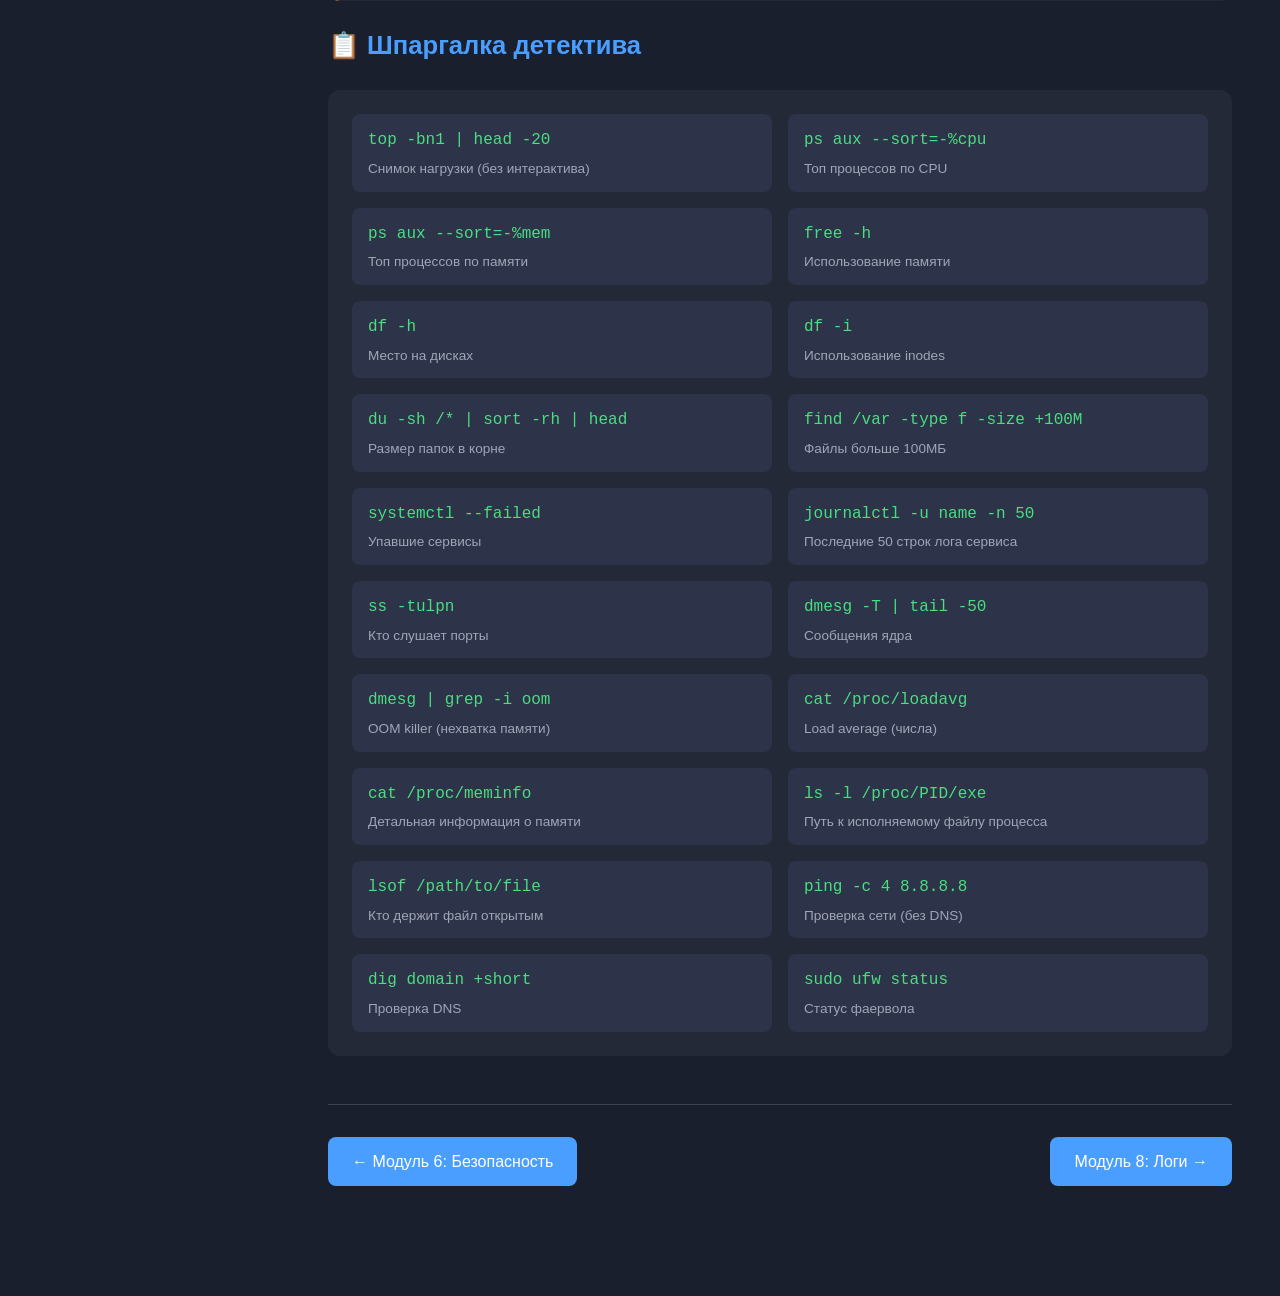
<file: modules/module7.html>
<!DOCTYPE html>
<html lang="ru">
<head>
    <meta charset="UTF-8">
    <meta name="viewport" content="width=device-width, initial-scale=1.0">
    <title>Модуль 7: Траблшутинг - Linux Course</title>
    <link rel="stylesheet" href="../css/styles.css">
</head>
<body>
    <div class="container">
        <aside class="sidebar">
            <h2>🕵️ Модуль 7</h2>
            <ul class="nav-list">
                <li><a href="#intro" class="nav-item">Введение</a></li>
                <li><a href="#methodology" class="nav-item">Методология</a></li>
                <li><a href="#case1" class="nav-item">Кейс 1: Высокий CPU</a></li>
                <li><a href="#case2" class="nav-item">Кейс 2: Кончилось место</a></li>
                <li><a href="#case3" class="nav-item">Кейс 3: Сервис не стартует</a></li>
                <li><a href="#case4" class="nav-item">Кейс 4: Нет сети</a></li>
                <li><a href="#dmesg" class="nav-item">dmesg и /proc</a></li>
                <li><a href="#real-scenarios" class="nav-item">Реальные сценарии</a></li>
                <li><a href="#troubleshooting" class="nav-item">Troubleshooting</a></li>
                <li><a href="#tasks" class="nav-item">Задания</a></li>
                <li><a href="#cheatsheet" class="nav-item">Шпаргалка</a></li>
            </ul>
        </aside>

        <main class="main-content">
            <div class="header">
                <h1>Модуль 7: Траблшутинг — детективные истории</h1>
                <div class="progress-container">
                    <div class="progress-bar">
                        <div class="progress-fill" id="progressFill" style="width: 0%"></div>
                    </div>
                    <span class="progress-text" id="progressText">0% завершено</span>
                </div>
                <button class="theme-toggle" id="themeToggleBtn">☀️ Светлая тема</button>
            </div>

            <!-- INTRO -->
            <section id="intro">
                <h2 class="section-title">🔍 Мышление сисадмина</h2>
                <div class="theory-block">
                    <h3>Траблшутинг — это не магия</h3>
                    <p>Траблшутинг — это методичный перебор гипотез. Каждый симптом ведёт к набору команд, которые сужают круг подозреваемых. Опытный админ отличается от новичка не знаниями команд, а <strong>алгоритмом мышления</strong>.</p>
                    <ul>
                        <li><strong> Системность</strong> — не прыгать между командами, а идти по шагам</li>
                        <li><strong>📊 Наблюдательность</strong> — замечать детали в выводе команд</li>
                        <li><strong>🧠 Логика</strong> — от общего к частному, от симптома к причине</li>
                        <li><strong> Документирование</strong> — записывать, что делал и что получилось</li>
                    </ul>
                </div>

                <div class="info-block">
                    <strong> Аналогия:</strong> Траблшутинг — как медицинская диагностика. Пациент жалуется на головную боль (симптом). Врач не сразу назначает таблетки, а задаёт вопросы, делает анализы, исключает варианты. Так же и админ: пользователь говорит "сервер тормозит" — админ собирает метрики, ищет причину, устраняет.
                </div>
            </section>

            <!-- METHODOLOGY -->
            <section id="methodology">
                <h2 class="section-title">🧭 Методология: 5 шагов диагностики</h2>
                <div class="theory-block">
                    <h3>Универсальный алгоритм</h3>
                    <p>Этот алгоритм работает для 90% проблем. Запомни его — и ты никогда не будешь в тупике.</p>
                    <ol>
                        <li><strong> Воспроизвести проблему</strong> — убедиться, что она реальна, а не "мне показалось"</li>
                        <li><strong>📋 Собрать симптомы</strong> — логи, метрики, вывод команд. Не гадать, а смотреть факты</li>
                        <li><strong>💡 Выдвинуть гипотезы</strong> — что может быть причиной? Обычно 2-3 варианта</li>
                        <li><strong> Проверить гипотезы</strong> — по одной, от самой вероятной к менее вероятной</li>
                        <li><strong>✅ Исправить и документировать</strong> — устранить причину, записать решение</li>
                    </ol>
                </div>

                <div class="theory-block">
                    <h3>Чек-лист "С чего начать, когда всё плохо"</h3>
                    <p>Если ты зашёл на сервер и "всё тормозит" — выполни эти команды по порядку. Они дадут общую картину за 2 минуты:</p>
                    <div class="code-block">
                        <code># 1. Кто нагружает CPU?
top -bn1 | head -20

# 2. Сколько памяти свободно?
free -h

# 3. Хватает ли места на диске?
df -h

# 4. Хватает ли inodes?
df -i

# 5. Какие сервисы упали?
systemctl --failed

# 6. Что в логах ядра?
dmesg -T | tail -30

# 7. Есть ли сеть?
ping -c 2 8.8.8.8</code>
                        <button class="copy-btn" onclick="copyCode(this)">📋 Копировать</button>
                    </div>
                    <div class="info-block">
                        <strong>💡 Совет:</strong> Сохрани этот чек-лист как скрипт <code>/usr/local/bin/healthcheck.sh</code> и запускай при первом входе на незнакомый сервер.
                    </div>
                </div>
            </section>

            <!-- CASE 1 -->
            <section id="case1">
                <h2 class="section-title">📊 Кейс 1: Сервер внезапно начал тормозить</h2>
                <div class="theory-block">
                    <h3>Симптомы</h3>
                    <p>Пользователи жалуются, что всё медленно. Вы заходите по SSH и видите, что команды выполняются с задержкой. <code>top</code> показывает load average 8.5 при 4 ядрах.</p>
                </div>

                <div class="practice-block">
                    <h3>Расследование</h3>
                    <p><strong>Шаг 1: Общая картина</strong> — <code>top</code> или <code>htop</code>. Смотрим load average и какой процесс жрёт CPU.</p>
                    <p><strong>Шаг 2: Детали</strong> — <code>ps aux --sort=-%cpu | head -5</code> — топ-5 процессов по CPU.</p>
                    <p><strong>Шаг 3: Что это за процесс?</strong> — <code>ls -l /proc/&lt;PID&gt;/exe</code> — где лежит исполняемый файл.</p>
                    <p><strong>Шаг 4: Действие</strong> — если процесс не системный, можно <code>kill -9 PID</code> (если это не сломает сервис).</p>
                    <div class="code-block">
                        <code>top
ps aux --sort=-%cpu | head -5
ls -l /proc/1234/exe
kill -9 1234</code>
                        <button class="copy-btn" onclick="copyCode(this)">📋 Копировать</button>
                    </div>
                </div>

                <div class="info-block">
                    <strong>🎯 Вывод:</strong> Нагрузка чаще всего создаётся взбесившимся скриптом или майнером. Быстрое решение — найти и убить. Долгосрочное — разобраться, как он попал на сервер.
                </div>
            </section>

            <!-- CASE 2 -->
            <section id="case2">
                <h2 class="section-title">💾 Кейс 2: На диске закончилось место</h2>
                <div class="theory-block">
                    <h3>Симптомы</h3>
                    <p>Сервисы падают с ошибкой «No space left on device», невозможно создавать файлы. <code>apt install</code> не работает.</p>
                </div>

                <div class="practice-block">
                    <h3>Расследование</h3>
                    <p><strong>Шаг 1: Где проблема?</strong> — <code>df -h</code> — смотрим заполненность разделов.</p>
                    <p><strong>Шаг 2: Кто съел место?</strong> — <code>du -sh /* 2>/dev/null | sort -rh | head -10</code> — ищем большие папки в корне.</p>
                    <p><strong>Шаг 3: Внутри папки-подозреваемой</strong> — <code>du -sh /var/* | sort -rh | head</code> — сужаем круг.</p>
                    <p><strong>Шаг 4: Конкретные файлы</strong> — <code>find /var -type f -size +100M</code> — ищем файлы &gt;100 МБ.</p>
                    <p><strong>Шаг 5: Освобождаем</strong> — удаляем логи, кэш, старые ядра (через <code>apt autoremove</code>).</p>
                    <div class="code-block">
                        <code>df -h
du -sh /var/* | sort -rh | head
find /var -type f -size +100M
sudo apt autoremove
sudo journalctl --vacuum-size=100M</code>
                        <button class="copy-btn" onclick="copyCode(this)">📋 Копировать</button>
                    </div>
                </div>

                <div class="warning-block">
                    ️ <strong>Важно:</strong> Не удаляй файлы через <code>rm</code>, пока не поймёшь, что это! Особенно опасно удалять файлы из <code>/var/lib/mysql</code> или <code>/etc</code>.
                </div>

                <div class="info-block">
                    <strong>🎯 Вывод:</strong> Чаще всего место заканчивается из-за логов, которые забыли ротировать, или из-за кэша пакетного менеджера. Решение — настроить logrotate и регулярно чистить кэш.
                </div>
            </section>

            <!-- CASE 3 -->
            <section id="case3">
                <h2 class="section-title"> Кейс 3: Сервис не запускается</h2>
                <div class="theory-block">
                    <h3>Симптомы</h3>
                    <p><code>systemctl start nginx</code> молча падает или выдаёт ошибку. Сайт не открывается. <code>systemctl status nginx</code> показывает "failed".</p>
                </div>

                <div class="practice-block">
                    <h3>Расследование</h3>
                    <p><strong>Шаг 1: Статус сервиса</strong> — <code>systemctl status nginx</code> — читаем последние сообщения.</p>
                    <p><strong>Шаг 2: Логи сервиса</strong> — <code>journalctl -u nginx --since "5 min ago"</code> — смотрим логи за последние 5 минут.</p>
                    <p><strong>Шаг 3: Проверка конфига</strong> — <code>nginx -t</code> (или аналог для другого сервиса) — валидация конфигурации.</p>
                    <p><strong>Шаг 4: Порты</strong> — <code>ss -tulpn | grep :80</code> — не занят ли порт другим процессом?</p>
                    <p><strong>Шаг 5: Исправляем</strong> — правим конфиг через nano, перезапускаем.</p>
                    <div class="code-block">
                        <code>systemctl status nginx
journalctl -u nginx --since "5 min ago"
nginx -t
ss -tulpn | grep :80
sudo nano /etc/nginx/nginx.conf
sudo systemctl restart nginx</code>
                        <button class="copy-btn" onclick="copyCode(this)">📋 Копировать</button>
                    </div>
                </div>

                <div class="info-block">
                    <strong>🎯 Вывод:</strong> 90% проблем — опечатка в конфиге или занятый порт. Логи всегда указывают на причину. Никогда не гадай — читай <code>journalctl</code>.
                </div>
            </section>

            <!-- CASE 4 -->
            <section id="case4">
                <h2 class="section-title">🌐 Кейс 4: Нет сети / DNS не работает</h2>
                <div class="theory-block">
                    <h3>Симптомы</h3>
                    <p>Сервер не отвечает на пинг, или пинг работает, но <code>curl ya.ru</code> выдаёт "Could not resolve host". Сайт недоступен из интернета.</p>
                </div>

                <div class="practice-block">
                    <h3>Расследование</h3>
                    <p><strong>Шаг 1: Есть ли интернет?</strong> — <code>ping -c 4 8.8.8.8</code> (пинг по IP, без DNS).</p>
                    <p><strong>Шаг 2: Работает ли DNS?</strong> — <code>ping -c 4 ya.ru</code> или <code>dig google.com +short</code>.</p>
                    <p><strong>Шаг 3: Какой DNS настроен?</strong> — <code>cat /etc/resolv.conf</code>.</p>
                    <p><strong>Шаг 4: Какой IP у сервера?</strong> — <code>ip a</code> и <code>ip r</code> (маршруты).</p>
                    <p><strong>Шаг 5: Не блокирует ли фаервол?</strong> — <code>sudo ufw status</code> или <code>sudo iptables -L</code>.</p>
                    <div class="code-block">
                        <code>ping -c 4 8.8.8.8
ping -c 4 ya.ru
cat /etc/resolv.conf
ip a
ip r
sudo ufw status</code>
                        <button class="copy-btn" onclick="copyCode(this)">📋 Копировать</button>
                    </div>
                </div>

                <div class="warning-block">
                    ⚠️ <strong>Частая ошибка:</strong> Если <code>ping 8.8.8.8</code> работает, а <code>ping ya.ru</code> нет — проблема в DNS, не в сети. Проверь <code>/etc/resolv.conf</code> и попробуй <code>dig @8.8.8.8 ya.ru</code>.
                </div>

                <div class="info-block">
                    <strong> Вывод:</strong> Сетевые проблемы делятся на три категории: нет маршрута (ip r), нет DNS (resolv.conf), блокирует фаервол (ufw/iptables). Определи категорию — и решение найдётся быстро.
                </div>
            </section>

            <!-- DMESG -->
            <section id="dmesg">
                <h2 class="section-title"> dmesg и /proc: глубокая диагностика</h2>
                <div class="theory-block">
                    <h3>dmesg — сообщения ядра</h3>
                    <p>Ядро Linux пишет важные события в кольцевой буфер. Там видны ошибки оборудования, OOM killer, проблемы с дисками.</p>
                    <div class="code-block">
                        <code>dmesg -T | tail -50              # последние 50 записей с читаемыми датами
dmesg -T | grep -i error       # только ошибки
dmesg -T | grep -i "oom"       # OOM killer (убийца при нехватке памяти)
dmesg -T | grep -i "ext4"      # ошибки файловой системы
journalctl -k                  # альтернатива через journalctl</code>
                        <button class="copy-btn" onclick="copyCode(this)">📋 Копировать</button>
                    </div>
                    <div class="warning-block">
                        ⚠️ <strong>OOM Killer:</strong> Если в dmesg есть <code>Out of memory: Killed process</code> — системе не хватает RAM, и ядро убивает процессы. Нужно добавить RAM или оптимизировать приложения.
                    </div>
                </div>

                <div class="theory-block">
                    <h3>/proc — окно в ядро</h3>
                    <p><code>/proc</code> — виртуальная файловая система. Каждый файл показывает состояние системы в реальном времени.</p>
                    <div class="code-block">
                        <code>cat /proc/cpuinfo              # информация о CPU (модель, ядра)
cat /proc/meminfo              # детальная информация о памяти
cat /proc/loadavg              # load average (как uptime, но только числа)
cat /proc/uptime               # сколько секунд система работает
cat /proc/net/dev              # сетевые интерфейсы и трафик
cat /proc/PID/status           # статус конкретного процесса
ls -l /proc/PID/fd             # открытые файловые дескрипторы процесса</code>
                        <button class="copy-btn" onclick="copyCode(this)">📋 Копировать</button>
                    </div>
                    <div class="info-block">
                        <strong>💡 Зачем?</strong> Если процесс ведёт себя странно — <code>/proc/PID/fd</code> покажет, какие файлы он держит открытыми. Если процесс съел всю память — <code>/proc/PID/status</code> покажет сколько.
                    </div>
                </div>
            </section>

            <!-- REAL SCENARIOS -->
            <section id="real-scenarios">
                <h2 class="section-title">🎯 Реальные сценарии</h2>
                <div class="theory-block">
                    <h3>Сценарий 1: "Утром зашёл на сервер — всё висит"</h3>
                    <div class="code-block">
                        <code># 1. Быстрый healthcheck
top -bn1 | head -20
free -h
df -h
systemctl --failed

# 2. Нашли: nginx упал, load average 12
# 3. Смотрим почему nginx упал
journalctl -u nginx --since "1 hour ago"

# 4. Нашли: "bind() to 0.0.0.0:80 failed (98: Address already in use)"
# 5. Кто занял порт 80?
ss -tulpn | grep :80

# 6. Нашли: apache2 слушает порт 80
# 7. Решение: остановить apache2, запустить nginx
sudo systemctl stop apache2
sudo systemctl start nginx</code>
                        <button class="copy-btn" onclick="copyCode(this)">📋 Копировать</button>
                    </div>
                </div>

                <div class="theory-block">
                    <h3>Сценарий 2: "Сайт медленно грузится"</h3>
                    <div class="code-block">
                        <code># 1. Проверяем сеть
ping -c 4 ya.ru
curl -o /dev/null -s -w "%{time_total}\n" https://ya.ru

# 2. Проверяем нагрузку
top -bn1 | head -20
iostat -x 1 5

# 3. Проверяем диски
df -h
df -i

# 4. Проверяем MySQL (если есть)
mysqladmin -u root -p status

# 5. Смотрим slow query log
sudo tail -50 /var/log/mysql/mysql-slow.log</code>
                        <button class="copy-btn" onclick="copyCode(this)">📋 Копировать</button>
                    </div>
                </div>
            </section>

            <!-- TROUBLESHOOTING -->
            <section id="troubleshooting">
                <h2 class="section-title">🔧 Troubleshooting: Частые проблемы</h2>
                <div class="warning-block">
                    <strong>❓ "Команды выполняются медленно"</strong>
                    <ul>
                        <li>Проверьте load average: <code>uptime</code></li>
                        <li>Проверьте I/O: <code>iostat -x 1</code> — если %util = 100%, диск перегружен</li>
                        <li>Проверьте память: <code>free -h</code> — если swap используется, не хватает RAM</li>
                        <li>Найдите виновника: <code>ps aux --sort=-%cpu | head</code></li>
                    </ul>
                </div>

                <div class="warning-block">
                    <strong>❓ "No space left on device", но df показывает место</strong>
                    <ul>
                        <li>Проверьте inodes: <code>df -i</code></li>
                        <li>Если inodes = 100% — слишком много мелких файлов</li>
                        <li>Найдите: <code>find / -xdev -printf '%h\n' | sort | uniq -c | sort -rn | head</code></li>
                        <li>Удалите ненужные файлы (сессии, временные файлы, кэш)</li>
                    </ul>
                </div>

                <div class="warning-block">
                    <strong>❓ "Сервис падает сразу после запуска"</strong>
                    <ul>
                        <li>Смотрите логи: <code>journalctl -u &lt;сервис&gt; -n 50</code></li>
                        <li>Проверьте конфиг: <code>nginx -t</code> или аналог</li>
                        <li>Проверьте права на файлы: <code>ls -l /path/to/files</code></li>
                        <li>Проверьте, не занят ли порт: <code>ss -tulpn | grep :PORT</code></li>
                        <li>Попробуйте запустить вручную: <code>sudo -u www-data /usr/bin/nginx</code></li>
                    </ul>
                </div>

                <div class="warning-block">
                    <strong>❓ "Нет сети после настройки"</strong>
                    <ul>
                        <li>Проверьте интерфейс: <code>ip a</code> — есть ли IP?</li>
                        <li>Проверьте маршруты: <code>ip r</code> — есть ли default?</li>
                        <li>Проверьте DNS: <code>cat /etc/resolv.conf</code></li>
                        <li>Проверьте фаервол: <code>sudo ufw status</code></li>
                        <li>Попробуйте пинг по IP: <code>ping 8.8.8.8</code></li>
                    </ul>
                </div>

                <div class="warning-block">
                    <strong>❓ "Логи не пишутся"</strong>
                    <ul>
                        <li>Проверьте место на диске: <code>df -h</code></li>
                        <li>Проверьте inodes: <code>df -i</code></li>
                        <li>Проверьте права на файл лога: <code>ls -l /var/log/...</code></li>
                        <li>Проверьте, запущен ли сервис логирования: <code>systemctl status rsyslog</code></li>
                    </ul>
                </div>

                <div class="info-block">
                    <strong>🛟 Универсальный совет:</strong> Если не знаешь, с чего начать — выполни чек-лист из раздела "Методология". Он покрывает 90% случаев.
                </div>
            </section>

            <!-- TASKS -->
            <section id="tasks">
                <h2 class="section-title">✅ Задания</h2>
                <div class="task-block">
                    <h3>Базовые задания</h3>
                    <ul class="task-list">
                        <li class="task-item">Запусти <code>stress -c 1</code> (если установлен) и найди его через <code>top</code>, потом убей через <code>kill</code></li>
                        <li class="task-item">Создай большой файл <code>dd if=/dev/zero of=bigfile bs=1M count=500</code> в /tmp, найди его через <code>du</code> и удали</li>
                        <li class="task-item">Останови ssh, измени порт в конфиге на занятый (например, 80, если nginx слушает), попробуй стартовать и проанализируй ошибку</li>
                        <li class="task-item">Выполни чек-лист "С чего начать" на своём сервере и запиши результаты</li>
                        <li class="task-item">Найди все файлы больше 100МБ в /var: <code>find /var -type f -size +100M</code></li>
                        <li class="task-item">Посмотри сообщения ядра за последний час: <code>dmesg -T | tail -30</code></li>
                        <li class="task-item">Проверь inodes: <code>df -i</code> — сколько свободно?</li>
                        <li class="task-item">Найди процесс, который держит открытым файл /var/log/syslog: <code>lsof /var/log/syslog</code></li>
                    </ul>
                </div>

                <div class="task-block">
                    <h3>🧩 Задачи со звёздочкой</h3>
                    <ul class="task-list">
                        <li class="task-item">Создайте скрипт <code>/usr/local/bin/healthcheck.sh</code>, который выполняет чек-лист из раздела "Методология" и выводит результаты в удобном виде</li>
                        <li class="task-item">Найдите процесс, который использует больше всего открытых файлов: проверьте <code>/proc/PID/fd</code> для топ-5 процессов по памяти</li>
                        <li class="task-item">Сымитируйте нехватку памяти: запустите <code>stress --vm 2 --vm-bytes 512M</code> и смотрите, как OOM killer убивает процессы через <code>dmesg -T</code></li>
                    </ul>
                </div>
            </section>

            <!-- CHEATSHEET -->
            <section id="cheatsheet">
                <h2 class="section-title">📋 Шпаргалка детектива</h2>
                <div class="cheat-sheet">
                    <div class="cheat-grid">
                        <div class="cheat-item">
                            <code>top -bn1 | head -20</code>
                            <p>Снимок нагрузки (без интерактива)</p>
                        </div>
                        <div class="cheat-item">
                            <code>ps aux --sort=-%cpu</code>
                            <p>Топ процессов по CPU</p>
                        </div>
                        <div class="cheat-item">
                            <code>ps aux --sort=-%mem</code>
                            <p>Топ процессов по памяти</p>
                        </div>
                        <div class="cheat-item">
                            <code>free -h</code>
                            <p>Использование памяти</p>
                        </div>
                        <div class="cheat-item">
                            <code>df -h</code>
                            <p>Место на дисках</p>
                        </div>
                        <div class="cheat-item">
                            <code>df -i</code>
                            <p>Использование inodes</p>
                        </div>
                        <div class="cheat-item">
                            <code>du -sh /* | sort -rh | head</code>
                            <p>Размер папок в корне</p>
                        </div>
                        <div class="cheat-item">
                            <code>find /var -type f -size +100M</code>
                            <p>Файлы больше 100МБ</p>
                        </div>
                        <div class="cheat-item">
                            <code>systemctl --failed</code>
                            <p>Упавшие сервисы</p>
                        </div>
                        <div class="cheat-item">
                            <code>journalctl -u name -n 50</code>
                            <p>Последние 50 строк лога сервиса</p>
                        </div>
                        <div class="cheat-item">
                            <code>ss -tulpn</code>
                            <p>Кто слушает порты</p>
                        </div>
                        <div class="cheat-item">
                            <code>dmesg -T | tail -50</code>
                            <p>Сообщения ядра</p>
                        </div>
                        <div class="cheat-item">
                            <code>dmesg | grep -i oom</code>
                            <p>OOM killer (нехватка памяти)</p>
                        </div>
                        <div class="cheat-item">
                            <code>cat /proc/loadavg</code>
                            <p>Load average (числа)</p>
                        </div>
                        <div class="cheat-item">
                            <code>cat /proc/meminfo</code>
                            <p>Детальная информация о памяти</p>
                        </div>
                        <div class="cheat-item">
                            <code>ls -l /proc/PID/exe</code>
                            <p>Путь к исполняемому файлу процесса</p>
                        </div>
                        <div class="cheat-item">
                            <code>lsof /path/to/file</code>
                            <p>Кто держит файл открытым</p>
                        </div>
                        <div class="cheat-item">
                            <code>ping -c 4 8.8.8.8</code>
                            <p>Проверка сети (без DNS)</p>
                        </div>
                        <div class="cheat-item">
                            <code>dig domain +short</code>
                            <p>Проверка DNS</p>
                        </div>
                        <div class="cheat-item">
                            <code>sudo ufw status</code>
                            <p>Статус фаервола</p>
                        </div>
                    </div>
                </div>
            </section>

            <div class="nav-buttons">
                <a href="module6.html" class="nav-btn">← Модуль 6: Безопасность</a>
                <a href="module8.html" class="nav-btn">Модуль 8: Логи →</a>
            </div>
        </main>
    </div>

    <script src="../js/main.js"></script>
</body>
</html>
</file>
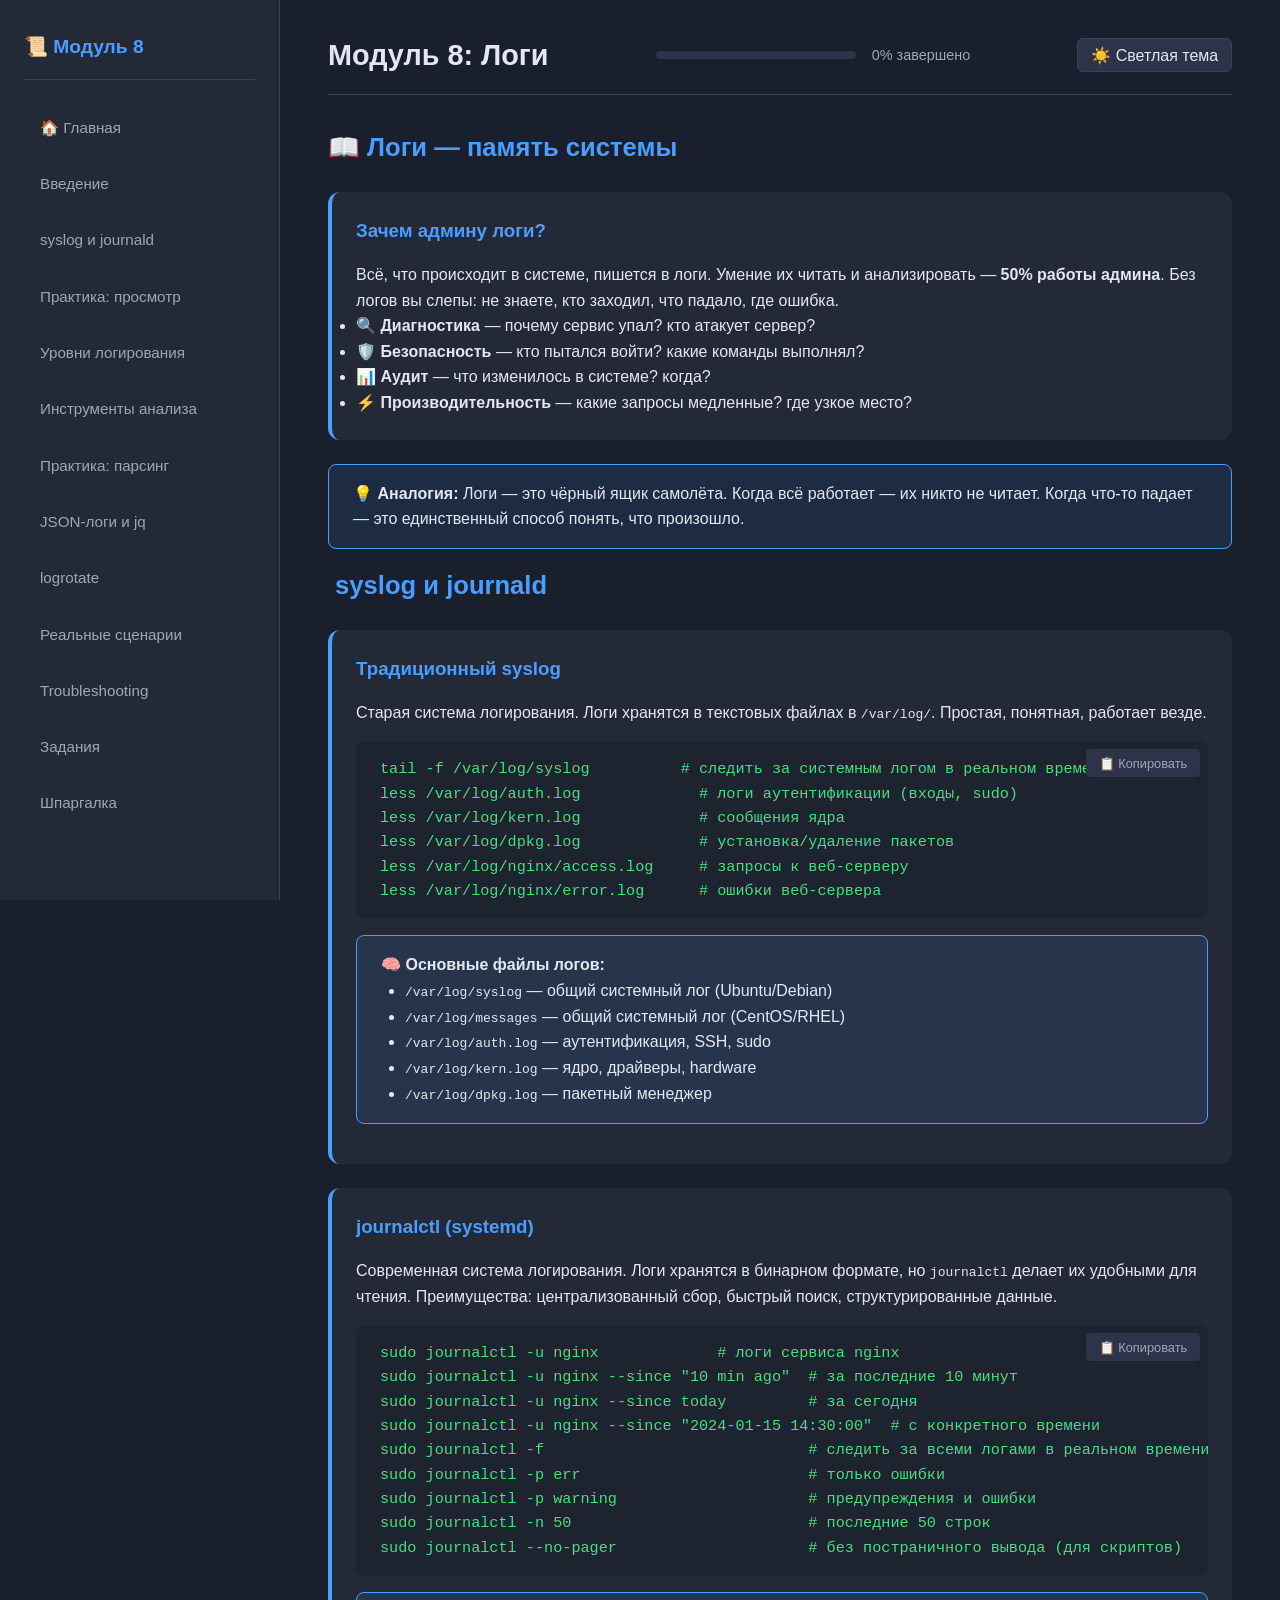
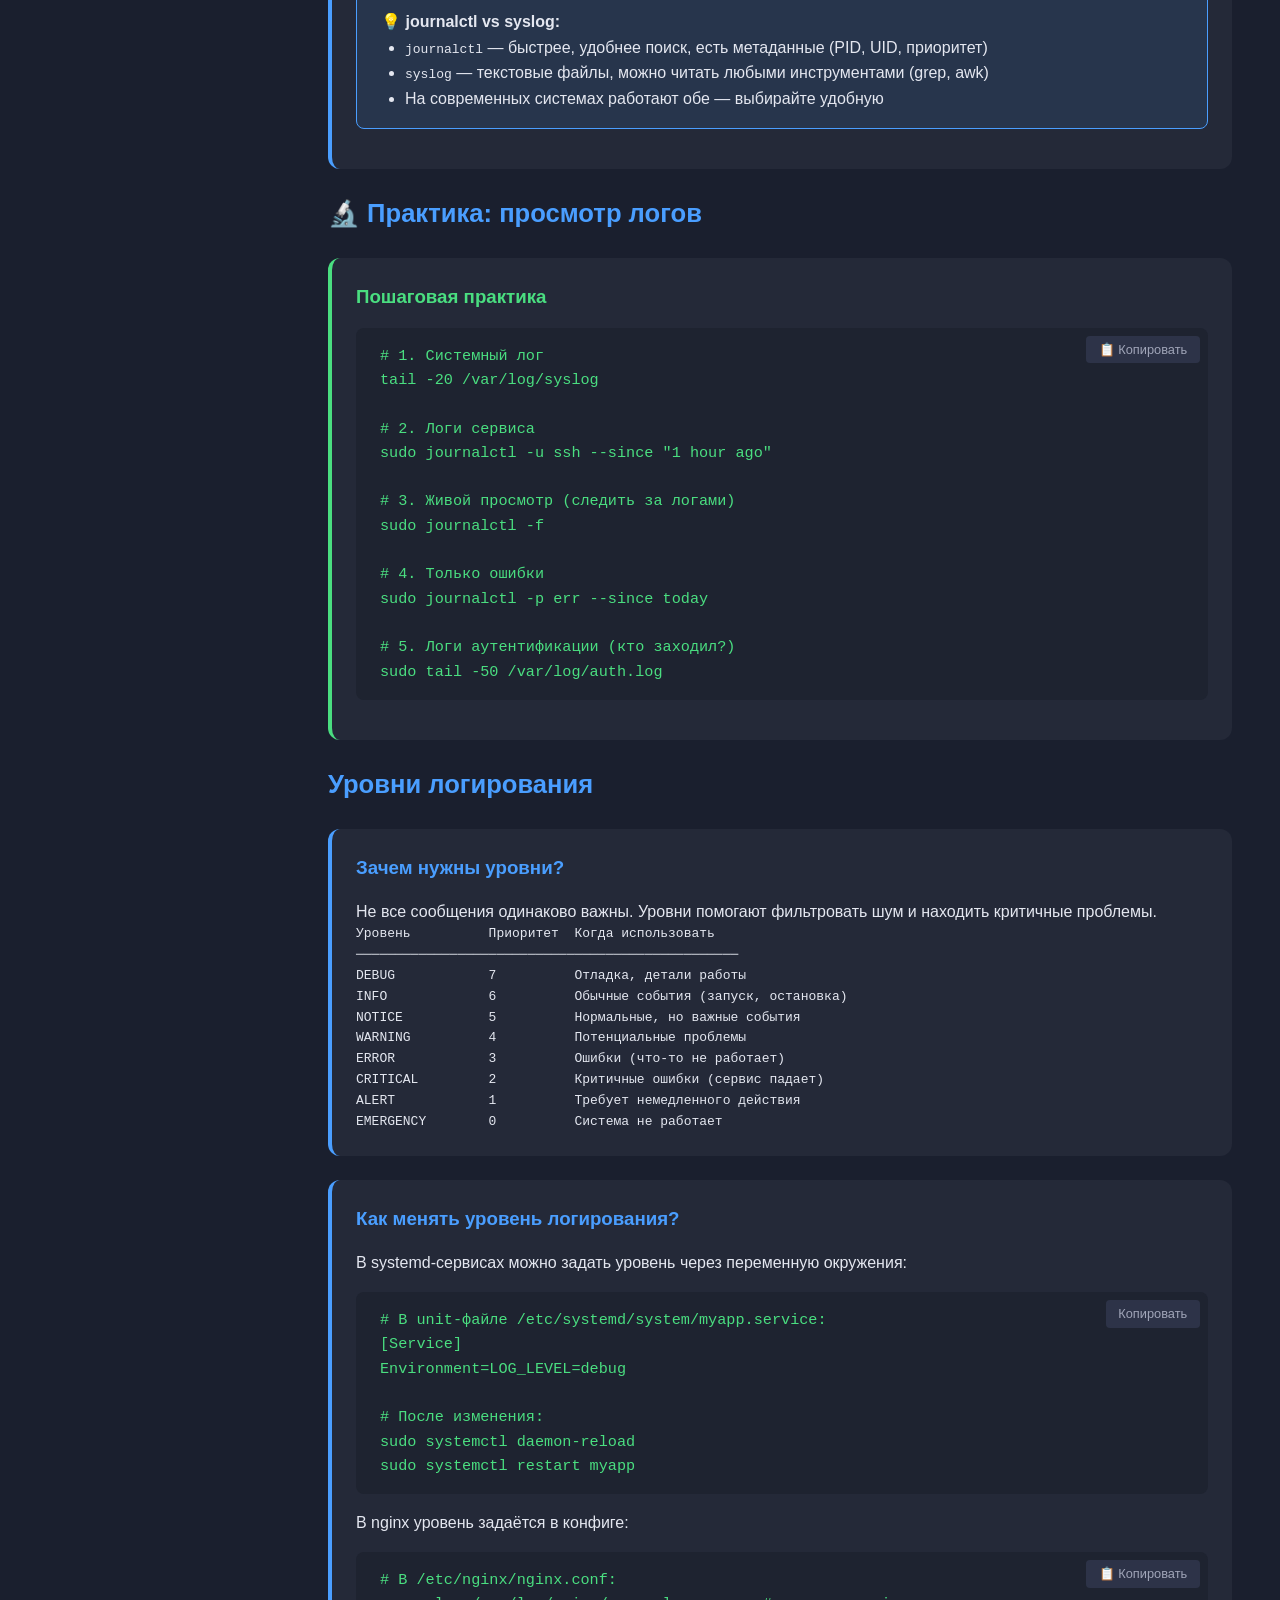
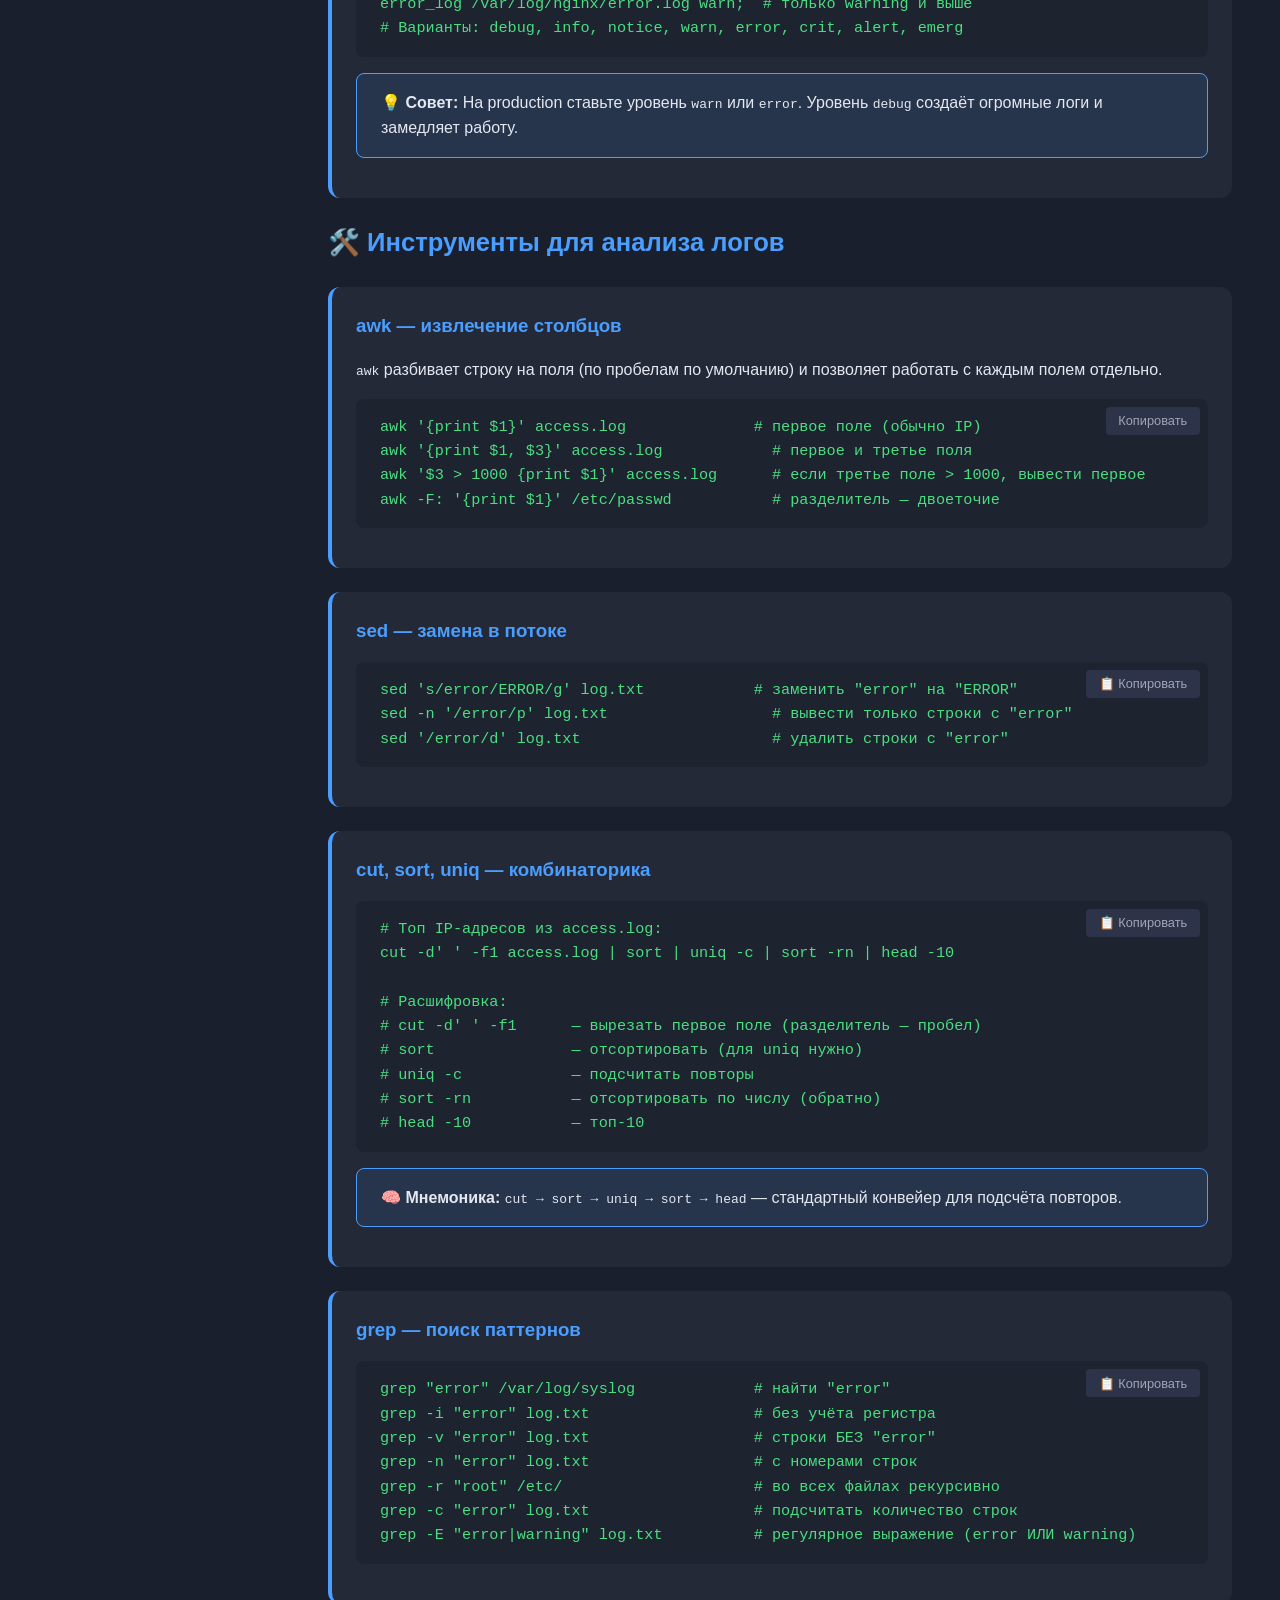
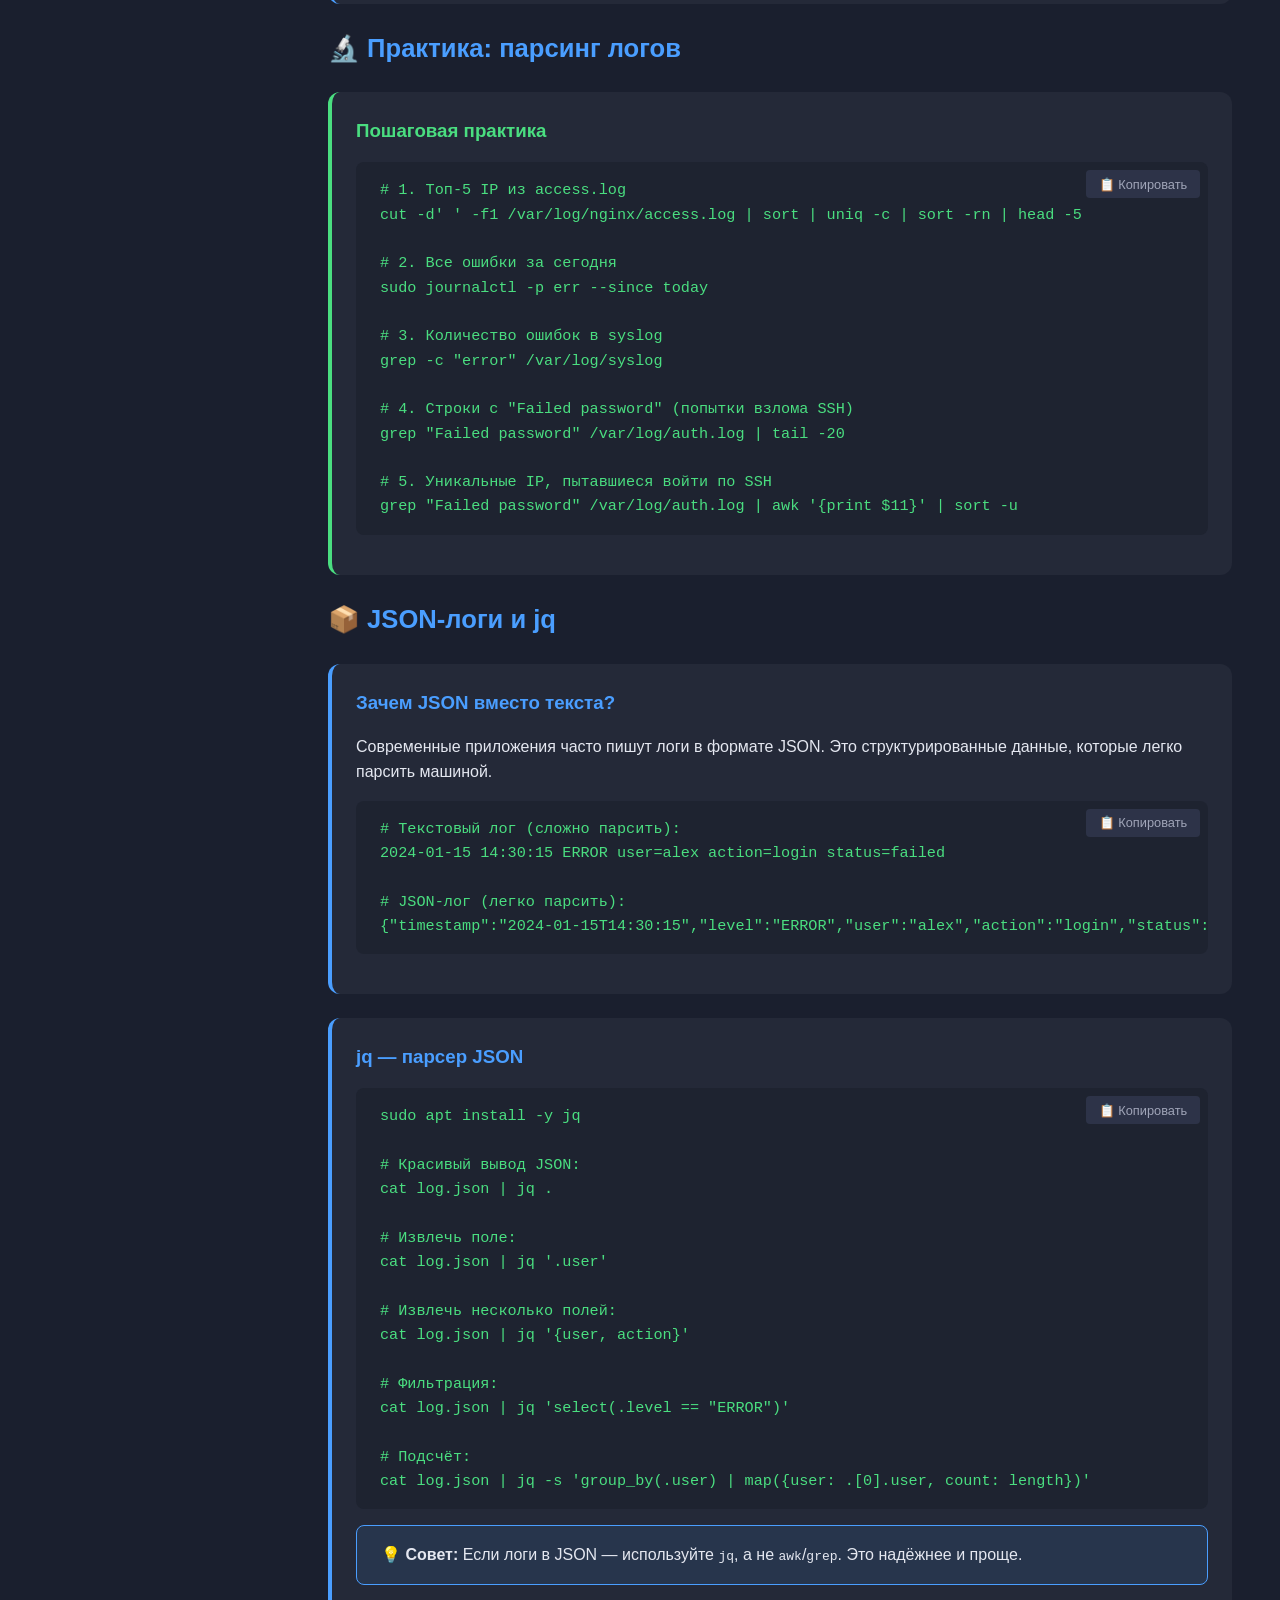
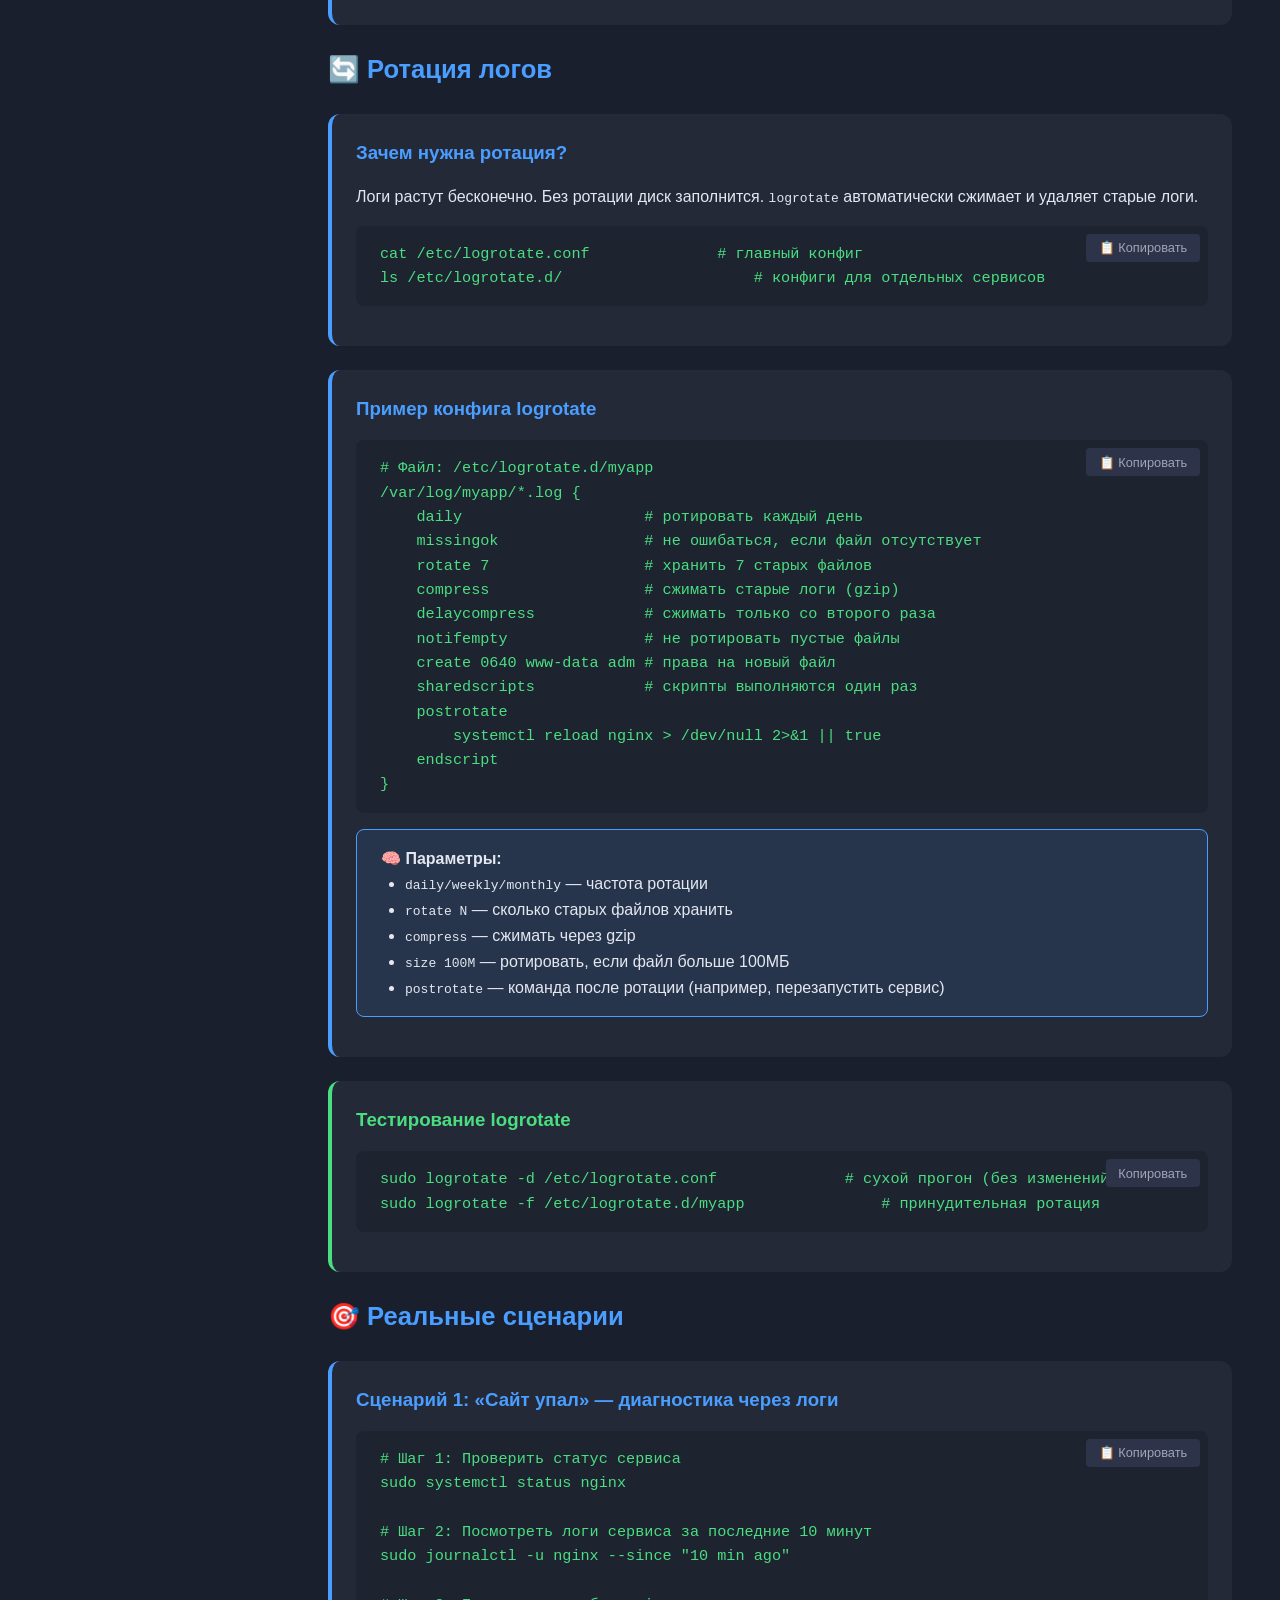
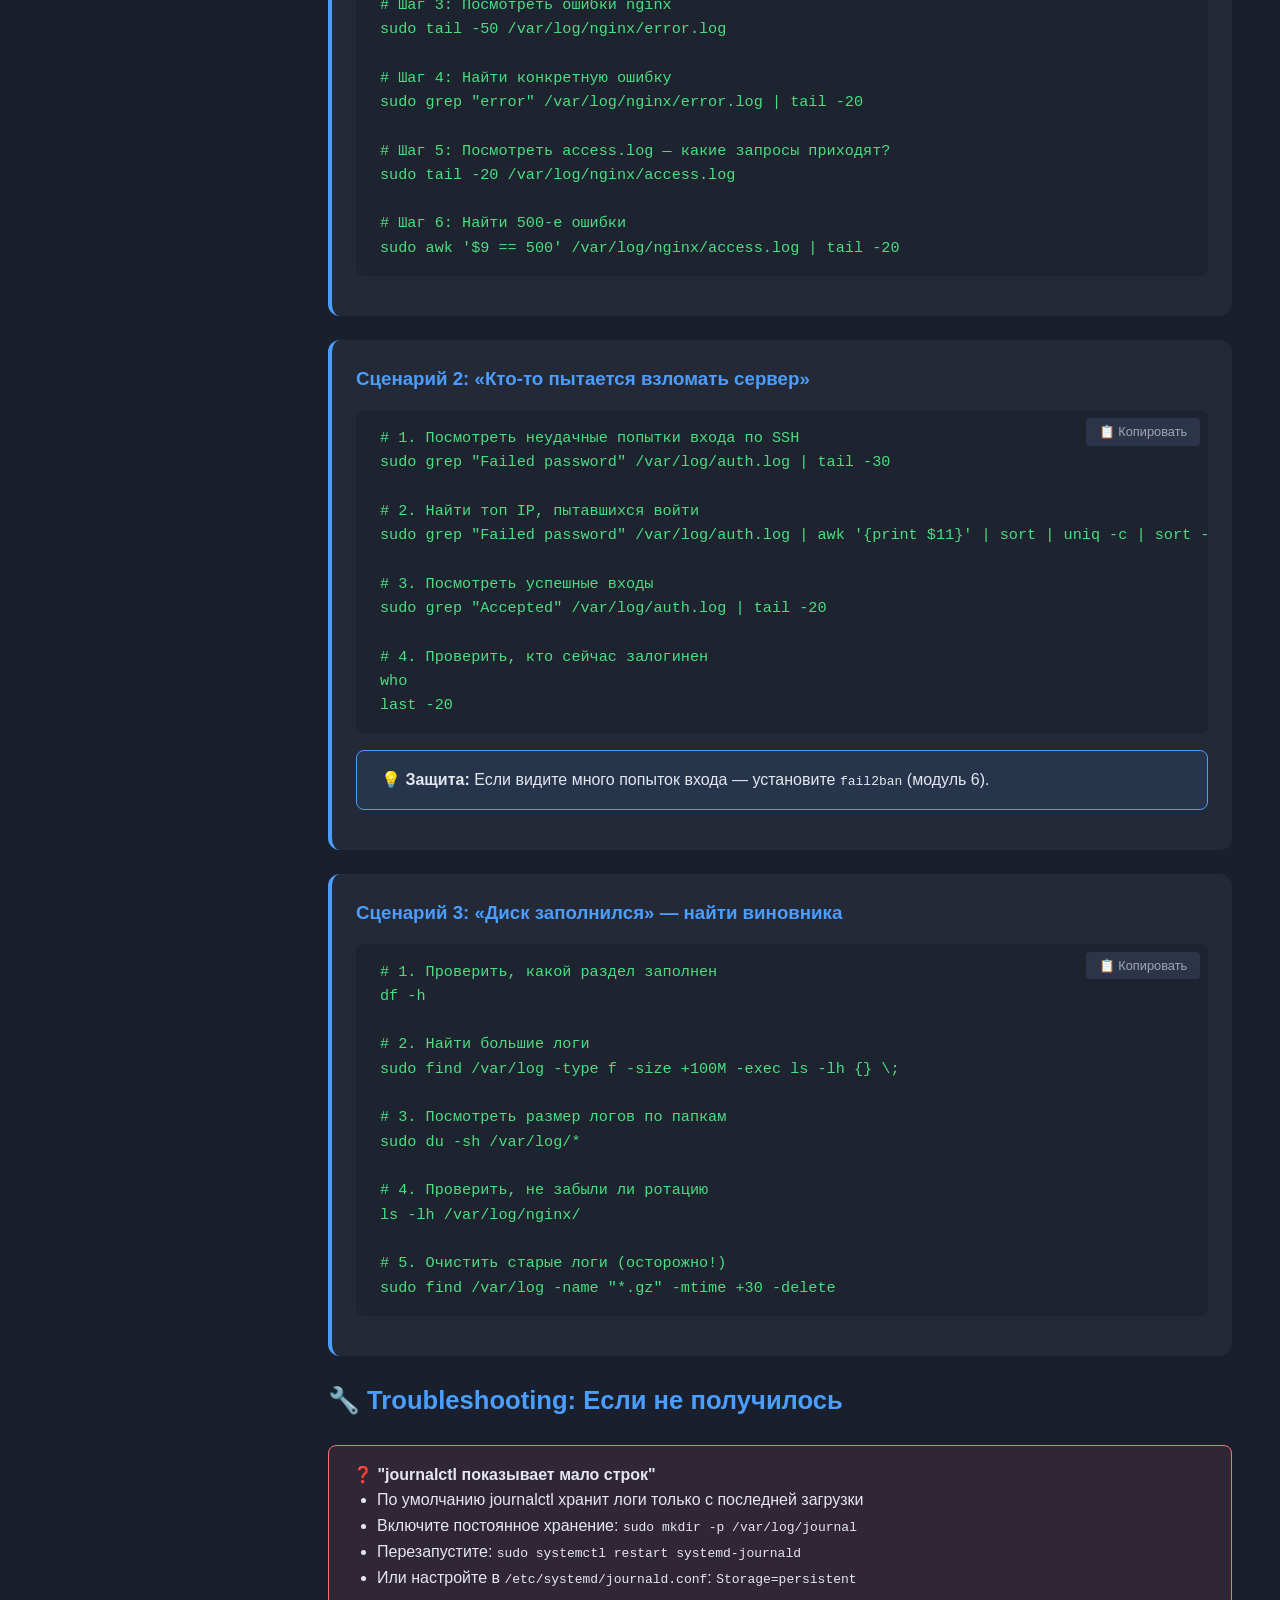
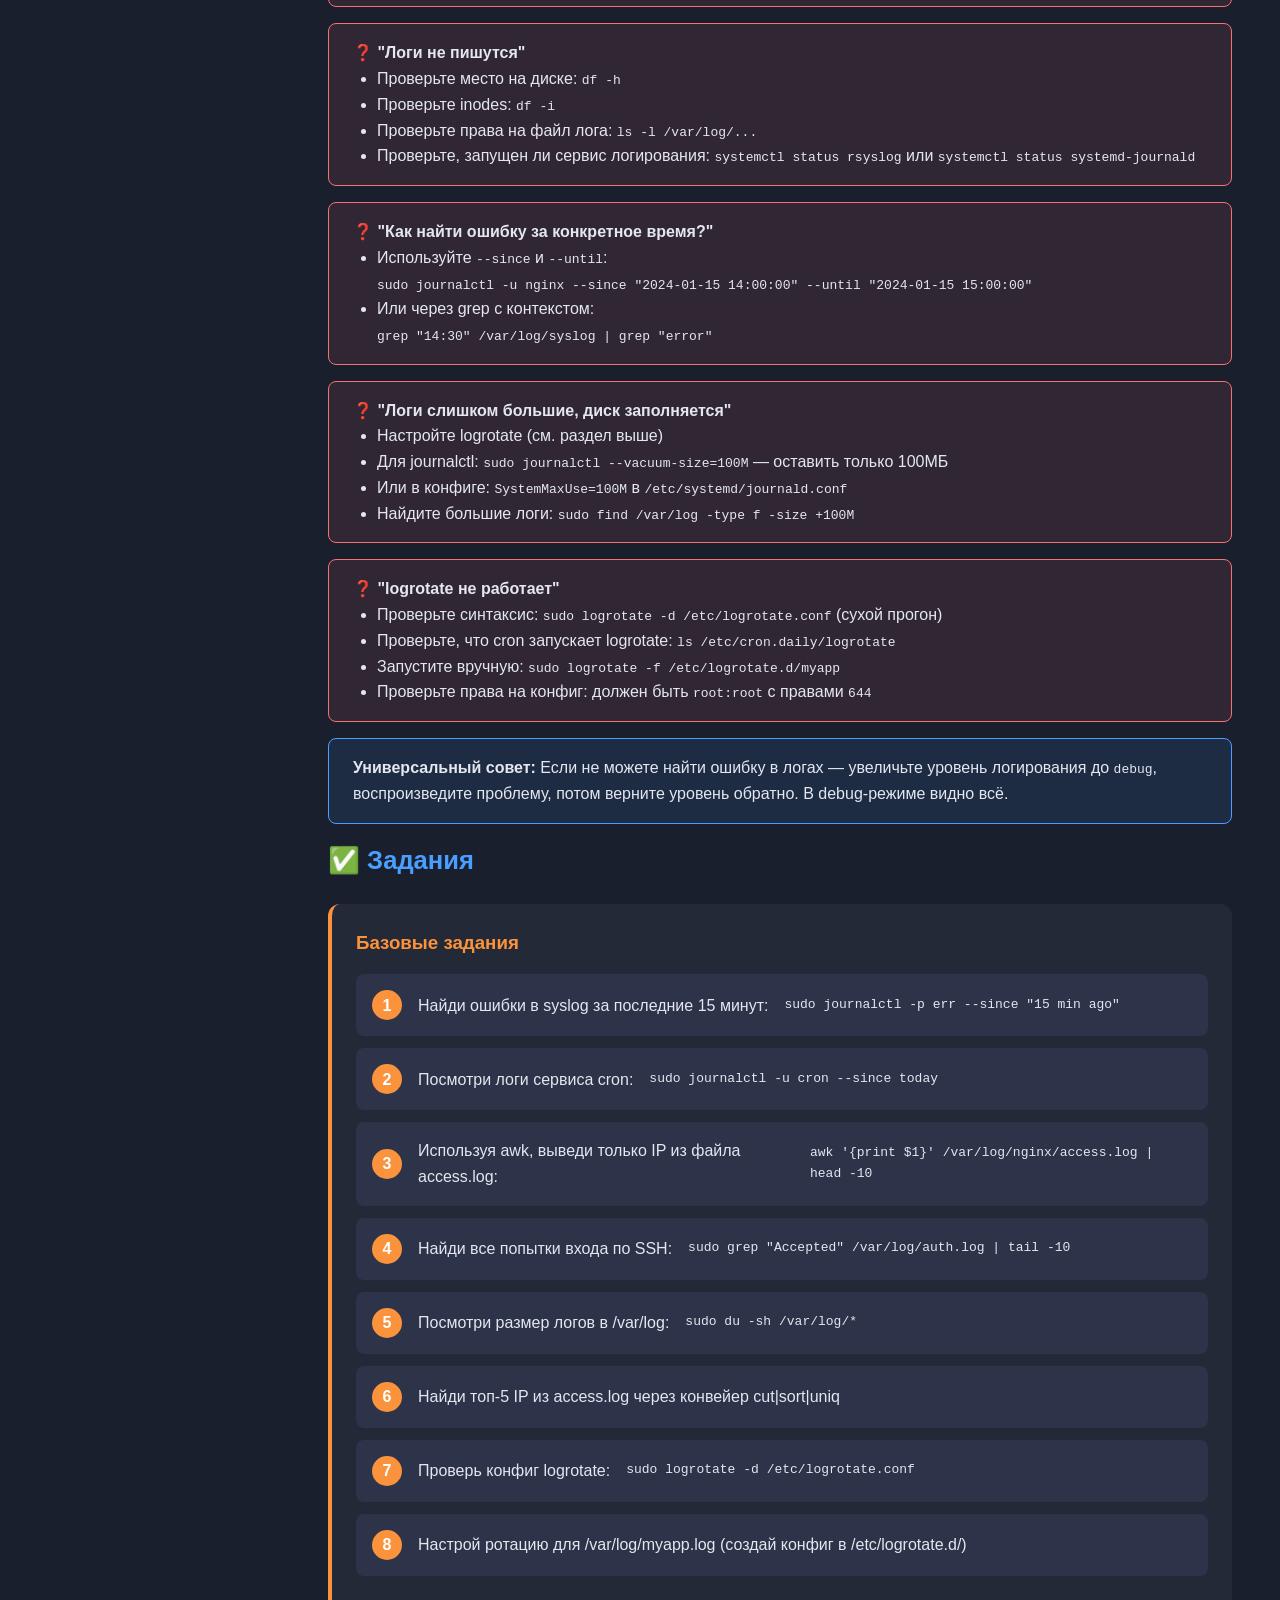
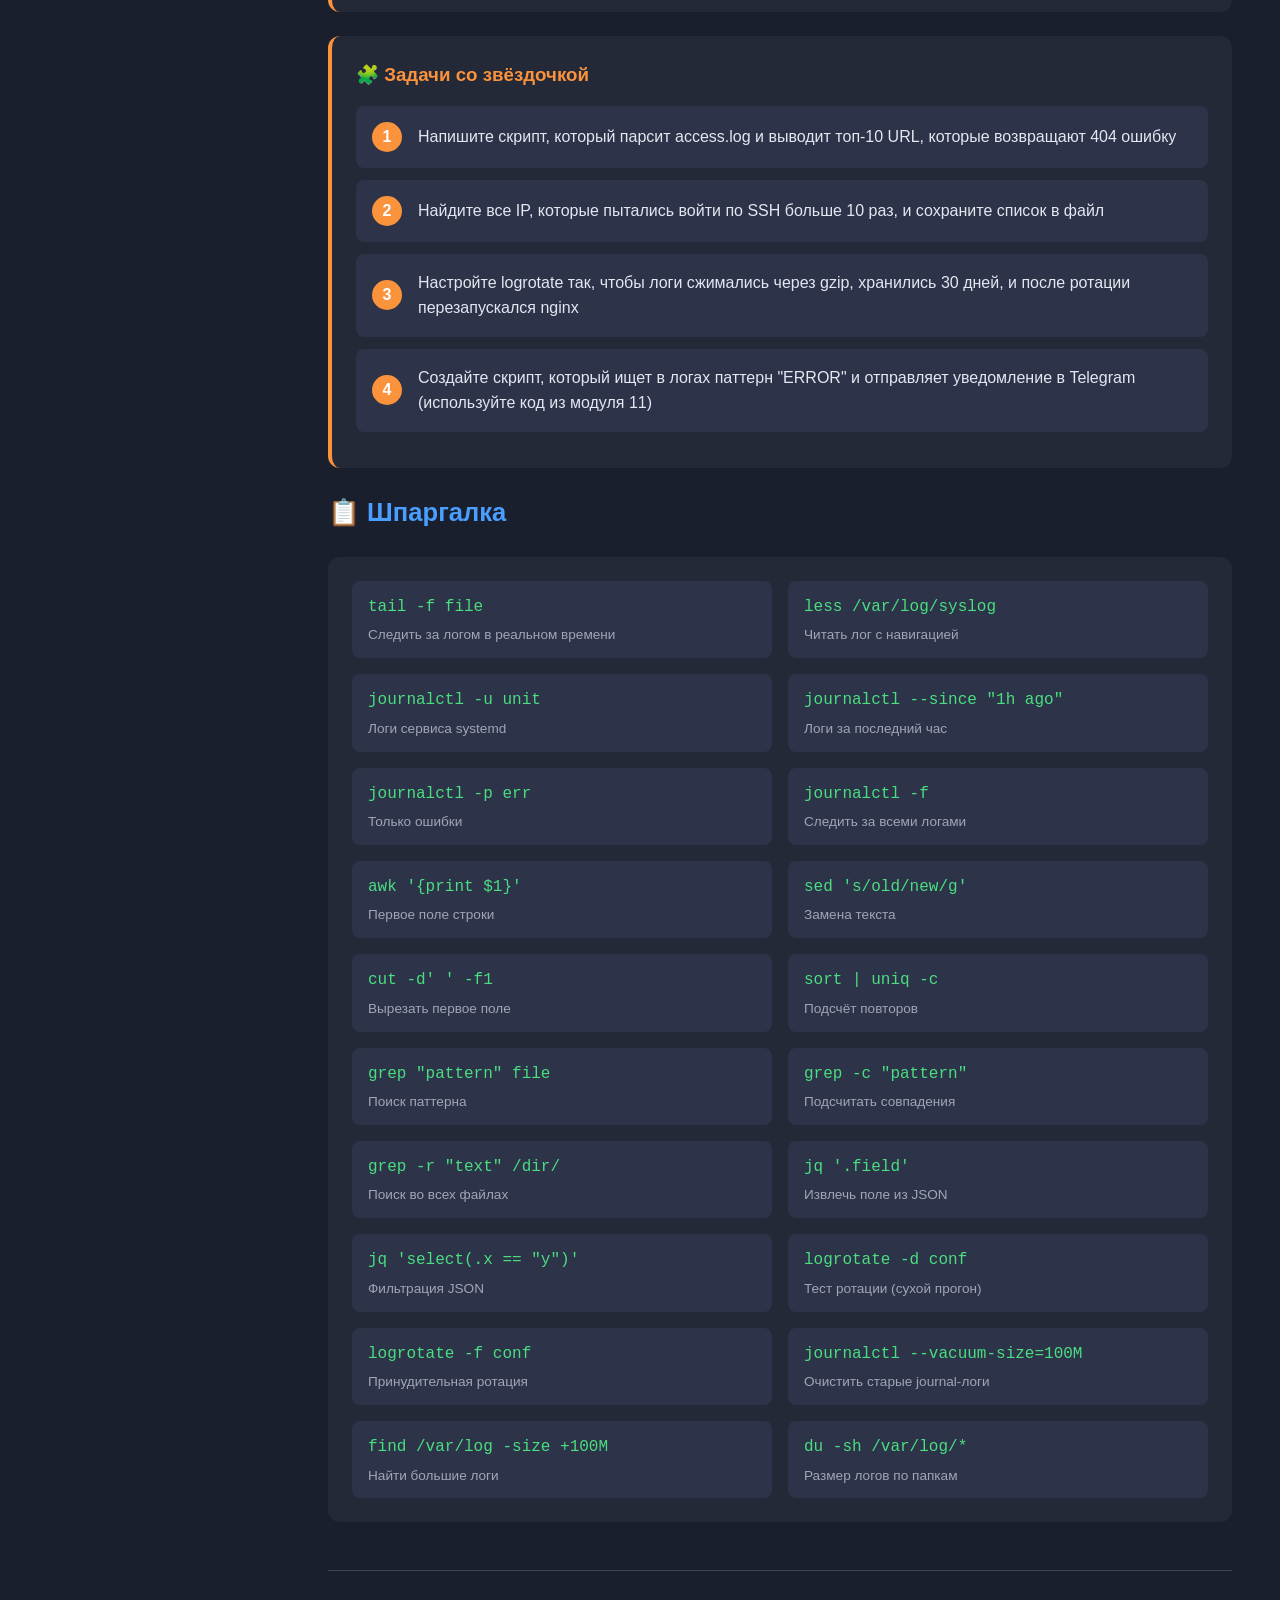
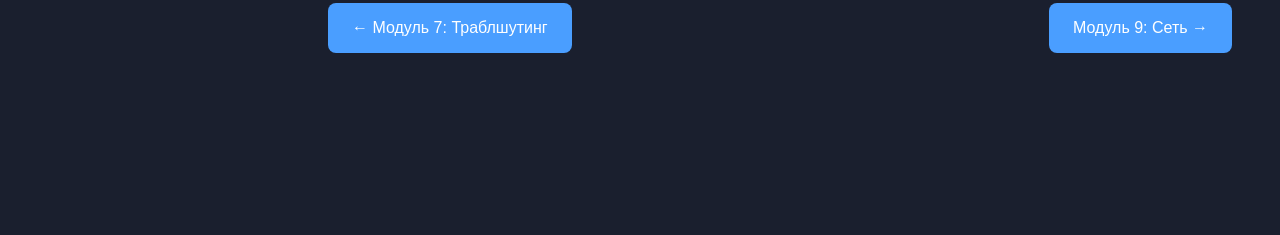
<file: modules/module8.html>
<!DOCTYPE html>
<html lang="ru">
<head>
    <meta charset="UTF-8">
    <meta name="viewport" content="width=device-width, initial-scale=1.0">
    <title>Модуль 8: Логи - Linux Course</title>
    <link rel="stylesheet" href="../css/styles.css">
</head>
<body>
    <div class="container">
        <aside class="sidebar">
            <h2>📜 Модуль 8</h2>
            <ul class="nav-list">
                <li><a href="#intro" class="nav-item">Введение</a></li>
                <li><a href="#theory1" class="nav-item">syslog и journald</a></li>
                <li><a href="#practice1" class="nav-item">Практика: просмотр</a></li>
                <li><a href="#levels" class="nav-item">Уровни логирования</a></li>
                <li><a href="#theory2" class="nav-item">Инструменты анализа</a></li>
                <li><a href="#practice2" class="nav-item">Практика: парсинг</a></li>
                <li><a href="#json" class="nav-item">JSON-логи и jq</a></li>
                <li><a href="#logrotate" class="nav-item">logrotate</a></li>
                <li><a href="#real-scenarios" class="nav-item">Реальные сценарии</a></li>
                <li><a href="#troubleshooting" class="nav-item">Troubleshooting</a></li>
                <li><a href="#tasks" class="nav-item">Задания</a></li>
                <li><a href="#cheatsheet" class="nav-item">Шпаргалка</a></li>
            </ul>
        </aside>

        <main class="main-content">
            <div class="header">
                <h1>Модуль 8: Логи</h1>
                <div class="progress-container">
                    <div class="progress-bar">
                        <div class="progress-fill" id="progressFill" style="width: 0%"></div>
                    </div>
                    <span class="progress-text" id="progressText">0% завершено</span>
                </div>
                <button class="theme-toggle" id="themeToggleBtn">☀️ Светлая тема</button>
            </div>

            <!-- INTRO -->
            <section id="intro">
                <h2 class="section-title">📖 Логи — память системы</h2>
                <div class="theory-block">
                    <h3>Зачем админу логи?</h3>
                    <p>Всё, что происходит в системе, пишется в логи. Умение их читать и анализировать — <strong>50% работы админа</strong>. Без логов вы слепы: не знаете, кто заходил, что падало, где ошибка.</p>
                    <ul>
                        <li><strong>🔍 Диагностика</strong> — почему сервис упал? кто атакует сервер?</li>
                        <li><strong>🛡️ Безопасность</strong> — кто пытался войти? какие команды выполнял?</li>
                        <li><strong>📊 Аудит</strong> — что изменилось в системе? когда?</li>
                        <li><strong>⚡ Производительность</strong> — какие запросы медленные? где узкое место?</li>
                    </ul>
                </div>

                <div class="info-block">
                    <strong>💡 Аналогия:</strong> Логи — это чёрный ящик самолёта. Когда всё работает — их никто не читает. Когда что-то падает — это единственный способ понять, что произошло.
                </div>
            </section>

            <!-- THEORY 1: SYSLOG И JOURNALD -->
            <section id="theory1">
                <h2 class="section-title">️ syslog и journald</h2>
                <div class="theory-block">
                    <h3>Традиционный syslog</h3>
                    <p>Старая система логирования. Логи хранятся в текстовых файлах в <code>/var/log/</code>. Простая, понятная, работает везде.</p>
                    <div class="code-block">
                        <code>tail -f /var/log/syslog          # следить за системным логом в реальном времени
less /var/log/auth.log             # логи аутентификации (входы, sudo)
less /var/log/kern.log             # сообщения ядра
less /var/log/dpkg.log             # установка/удаление пакетов
less /var/log/nginx/access.log     # запросы к веб-серверу
less /var/log/nginx/error.log      # ошибки веб-сервера</code>
                        <button class="copy-btn" onclick="copyCode(this)">📋 Копировать</button>
                    </div>
                    <div class="info-block">
                        <strong>🧠 Основные файлы логов:</strong>
                        <ul>
                            <li><code>/var/log/syslog</code> — общий системный лог (Ubuntu/Debian)</li>
                            <li><code>/var/log/messages</code> — общий системный лог (CentOS/RHEL)</li>
                            <li><code>/var/log/auth.log</code> — аутентификация, SSH, sudo</li>
                            <li><code>/var/log/kern.log</code> — ядро, драйверы, hardware</li>
                            <li><code>/var/log/dpkg.log</code> — пакетный менеджер</li>
                        </ul>
                    </div>
                </div>

                <div class="theory-block">
                    <h3>journalctl (systemd)</h3>
                    <p>Современная система логирования. Логи хранятся в бинарном формате, но <code>journalctl</code> делает их удобными для чтения. Преимущества: централизованный сбор, быстрый поиск, структурированные данные.</p>
                    <div class="code-block">
                        <code>sudo journalctl -u nginx             # логи сервиса nginx
sudo journalctl -u nginx --since "10 min ago"  # за последние 10 минут
sudo journalctl -u nginx --since today         # за сегодня
sudo journalctl -u nginx --since "2024-01-15 14:30:00"  # с конкретного времени
sudo journalctl -f                             # следить за всеми логами в реальном времени
sudo journalctl -p err                         # только ошибки
sudo journalctl -p warning                     # предупреждения и ошибки
sudo journalctl -n 50                          # последние 50 строк
sudo journalctl --no-pager                     # без постраничного вывода (для скриптов)</code>
                        <button class="copy-btn" onclick="copyCode(this)">📋 Копировать</button>
                    </div>
                    <div class="info-block">
                        <strong>💡 journalctl vs syslog:</strong>
                        <ul>
                            <li><code>journalctl</code> — быстрее, удобнее поиск, есть метаданные (PID, UID, приоритет)</li>
                            <li><code>syslog</code> — текстовые файлы, можно читать любыми инструментами (grep, awk)</li>
                            <li>На современных системах работают обе — выбирайте удобную</li>
                        </ul>
                    </div>
                </div>
            </section>

            <!-- PRACTICE 1 -->
            <section id="practice1">
                <h2 class="section-title">🔬 Практика: просмотр логов</h2>
                <div class="practice-block">
                    <h3>Пошаговая практика</h3>
                    <div class="code-block">
                        <code># 1. Системный лог
tail -20 /var/log/syslog

# 2. Логи сервиса
sudo journalctl -u ssh --since "1 hour ago"

# 3. Живой просмотр (следить за логами)
sudo journalctl -f

# 4. Только ошибки
sudo journalctl -p err --since today

# 5. Логи аутентификации (кто заходил?)
sudo tail -50 /var/log/auth.log</code>
                        <button class="copy-btn" onclick="copyCode(this)">📋 Копировать</button>
                    </div>
                </div>
            </section>

            <!-- LEVELS -->
            <section id="levels">
                <h2 class="section-title"> Уровни логирования</h2>
                <div class="theory-block">
                    <h3>Зачем нужны уровни?</h3>
                    <p>Не все сообщения одинаково важны. Уровни помогают фильтровать шум и находить критичные проблемы.</p>

                    <pre>
Уровень          Приоритет  Когда использовать
─────────────────────────────────────────────────
DEBUG            7          Отладка, детали работы
INFO             6          Обычные события (запуск, остановка)
NOTICE           5          Нормальные, но важные события
WARNING          4          Потенциальные проблемы
ERROR            3          Ошибки (что-то не работает)
CRITICAL         2          Критичные ошибки (сервис падает)
ALERT            1          Требует немедленного действия
EMERGENCY        0          Система не работает</pre>
                </div>

                <div class="theory-block">
                    <h3>Как менять уровень логирования?</h3>
                    <p>В systemd-сервисах можно задать уровень через переменную окружения:</p>
                    <div class="code-block">
                        <code># В unit-файле /etc/systemd/system/myapp.service:
[Service]
Environment=LOG_LEVEL=debug

# После изменения:
sudo systemctl daemon-reload
sudo systemctl restart myapp</code>
                        <button class="copy-btn" onclick="copyCode(this)"> Копировать</button>
                    </div>

                    <p>В nginx уровень задаётся в конфиге:</p>
                    <div class="code-block">
                        <code># В /etc/nginx/nginx.conf:
error_log /var/log/nginx/error.log warn;  # только warning и выше
# Варианты: debug, info, notice, warn, error, crit, alert, emerg</code>
                        <button class="copy-btn" onclick="copyCode(this)">📋 Копировать</button>
                    </div>
                    <div class="info-block">
                        <strong>💡 Совет:</strong> На production ставьте уровень <code>warn</code> или <code>error</code>. Уровень <code>debug</code> создаёт огромные логи и замедляет работу.
                    </div>
                </div>
            </section>

            <!-- THEORY 2: ИНСТРУМЕНТЫ АНАЛИЗА -->
            <section id="theory2">
                <h2 class="section-title">🛠️ Инструменты для анализа логов</h2>
                <div class="theory-block">
                    <h3>awk — извлечение столбцов</h3>
                    <p><code>awk</code> разбивает строку на поля (по пробелам по умолчанию) и позволяет работать с каждым полем отдельно.</p>
                    <div class="code-block">
                        <code>awk '{print $1}' access.log              # первое поле (обычно IP)
awk '{print $1, $3}' access.log            # первое и третье поля
awk '$3 > 1000 {print $1}' access.log      # если третье поле > 1000, вывести первое
awk -F: '{print $1}' /etc/passwd           # разделитель — двоеточие</code>
                        <button class="copy-btn" onclick="copyCode(this)"> Копировать</button>
                    </div>
                </div>

                <div class="theory-block">
                    <h3>sed — замена в потоке</h3>
                    <div class="code-block">
                        <code>sed 's/error/ERROR/g' log.txt            # заменить "error" на "ERROR"
sed -n '/error/p' log.txt                  # вывести только строки с "error"
sed '/error/d' log.txt                     # удалить строки с "error"</code>
                        <button class="copy-btn" onclick="copyCode(this)">📋 Копировать</button>
                    </div>
                </div>

                <div class="theory-block">
                    <h3>cut, sort, uniq — комбинаторика</h3>
                    <div class="code-block">
                        <code># Топ IP-адресов из access.log:
cut -d' ' -f1 access.log | sort | uniq -c | sort -rn | head -10

# Расшифровка:
# cut -d' ' -f1      — вырезать первое поле (разделитель — пробел)
# sort               — отсортировать (для uniq нужно)
# uniq -c            — подсчитать повторы
# sort -rn           — отсортировать по числу (обратно)
# head -10           — топ-10</code>
                        <button class="copy-btn" onclick="copyCode(this)">📋 Копировать</button>
                    </div>
                    <div class="info-block">
                        <strong>🧠 Мнемоника:</strong> <code>cut → sort → uniq → sort → head</code> — стандартный конвейер для подсчёта повторов.
                    </div>
                </div>

                <div class="theory-block">
                    <h3>grep — поиск паттернов</h3>
                    <div class="code-block">
                        <code>grep "error" /var/log/syslog             # найти "error"
grep -i "error" log.txt                  # без учёта регистра
grep -v "error" log.txt                  # строки БЕЗ "error"
grep -n "error" log.txt                  # с номерами строк
grep -r "root" /etc/                     # во всех файлах рекурсивно
grep -c "error" log.txt                  # подсчитать количество строк
grep -E "error|warning" log.txt          # регулярное выражение (error ИЛИ warning)</code>
                        <button class="copy-btn" onclick="copyCode(this)">📋 Копировать</button>
                    </div>
                </div>
            </section>

            <!-- PRACTICE 2 -->
            <section id="practice2">
                <h2 class="section-title">🔬 Практика: парсинг логов</h2>
                <div class="practice-block">
                    <h3>Пошаговая практика</h3>
                    <div class="code-block">
                        <code># 1. Топ-5 IP из access.log
cut -d' ' -f1 /var/log/nginx/access.log | sort | uniq -c | sort -rn | head -5

# 2. Все ошибки за сегодня
sudo journalctl -p err --since today

# 3. Количество ошибок в syslog
grep -c "error" /var/log/syslog

# 4. Строки с "Failed password" (попытки взлома SSH)
grep "Failed password" /var/log/auth.log | tail -20

# 5. Уникальные IP, пытавшиеся войти по SSH
grep "Failed password" /var/log/auth.log | awk '{print $11}' | sort -u</code>
                        <button class="copy-btn" onclick="copyCode(this)">📋 Копировать</button>
                    </div>
                </div>
            </section>

            <!-- JSON LOGS -->
            <section id="json">
                <h2 class="section-title">📦 JSON-логи и jq</h2>
                <div class="theory-block">
                    <h3>Зачем JSON вместо текста?</h3>
                    <p>Современные приложения часто пишут логи в формате JSON. Это структурированные данные, которые легко парсить машиной.</p>
                    <div class="code-block">
                        <code># Текстовый лог (сложно парсить):
2024-01-15 14:30:15 ERROR user=alex action=login status=failed

# JSON-лог (легко парсить):
{"timestamp":"2024-01-15T14:30:15","level":"ERROR","user":"alex","action":"login","status":"failed"}</code>
                        <button class="copy-btn" onclick="copyCode(this)">📋 Копировать</button>
                    </div>
                </div>

                <div class="theory-block">
                    <h3>jq — парсер JSON</h3>
                    <div class="code-block">
                        <code>sudo apt install -y jq

# Красивый вывод JSON:
cat log.json | jq .

# Извлечь поле:
cat log.json | jq '.user'

# Извлечь несколько полей:
cat log.json | jq '{user, action}'

# Фильтрация:
cat log.json | jq 'select(.level == "ERROR")'

# Подсчёт:
cat log.json | jq -s 'group_by(.user) | map({user: .[0].user, count: length})'</code>
                        <button class="copy-btn" onclick="copyCode(this)">📋 Копировать</button>
                    </div>
                    <div class="info-block">
                        <strong>💡 Совет:</strong> Если логи в JSON — используйте <code>jq</code>, а не <code>awk</code>/<code>grep</code>. Это надёжнее и проще.
                    </div>
                </div>
            </section>

            <!-- LOGROTATE -->
            <section id="logrotate">
                <h2 class="section-title">🔄 Ротация логов</h2>
                <div class="theory-block">
                    <h3>Зачем нужна ротация?</h3>
                    <p>Логи растут бесконечно. Без ротации диск заполнится. <code>logrotate</code> автоматически сжимает и удаляет старые логи.</p>
                    <div class="code-block">
                        <code>cat /etc/logrotate.conf              # главный конфиг
ls /etc/logrotate.d/                     # конфиги для отдельных сервисов</code>
                        <button class="copy-btn" onclick="copyCode(this)">📋 Копировать</button>
                    </div>
                </div>

                <div class="theory-block">
                    <h3>Пример конфига logrotate</h3>
                    <div class="code-block">
                        <code># Файл: /etc/logrotate.d/myapp
/var/log/myapp/*.log {
    daily                    # ротировать каждый день
    missingok                # не ошибаться, если файл отсутствует
    rotate 7                 # хранить 7 старых файлов
    compress                 # сжимать старые логи (gzip)
    delaycompress            # сжимать только со второго раза
    notifempty               # не ротировать пустые файлы
    create 0640 www-data adm # права на новый файл
    sharedscripts            # скрипты выполняются один раз
    postrotate
        systemctl reload nginx > /dev/null 2>&1 || true
    endscript
}</code>
                        <button class="copy-btn" onclick="copyCode(this)">📋 Копировать</button>
                    </div>
                    <div class="info-block">
                        <strong>🧠 Параметры:</strong>
                        <ul>
                            <li><code>daily/weekly/monthly</code> — частота ротации</li>
                            <li><code>rotate N</code> — сколько старых файлов хранить</li>
                            <li><code>compress</code> — сжимать через gzip</li>
                            <li><code>size 100M</code> — ротировать, если файл больше 100МБ</li>
                            <li><code>postrotate</code> — команда после ротации (например, перезапустить сервис)</li>
                        </ul>
                    </div>
                </div>

                <div class="practice-block">
                    <h3>Тестирование logrotate</h3>
                    <div class="code-block">
                        <code>sudo logrotate -d /etc/logrotate.conf              # сухой прогон (без изменений)
sudo logrotate -f /etc/logrotate.d/myapp               # принудительная ротация</code>
                        <button class="copy-btn" onclick="copyCode(this)"> Копировать</button>
                    </div>
                </div>
            </section>

            <!-- REAL SCENARIOS -->
            <section id="real-scenarios">
                <h2 class="section-title">🎯 Реальные сценарии</h2>
                <div class="theory-block">
                    <h3>Сценарий 1: «Сайт упал» — диагностика через логи</h3>
                    <div class="code-block">
                        <code># Шаг 1: Проверить статус сервиса
sudo systemctl status nginx

# Шаг 2: Посмотреть логи сервиса за последние 10 минут
sudo journalctl -u nginx --since "10 min ago"

# Шаг 3: Посмотреть ошибки nginx
sudo tail -50 /var/log/nginx/error.log

# Шаг 4: Найти конкретную ошибку
sudo grep "error" /var/log/nginx/error.log | tail -20

# Шаг 5: Посмотреть access.log — какие запросы приходят?
sudo tail -20 /var/log/nginx/access.log

# Шаг 6: Найти 500-е ошибки
sudo awk '$9 == 500' /var/log/nginx/access.log | tail -20</code>
                        <button class="copy-btn" onclick="copyCode(this)">📋 Копировать</button>
                    </div>
                </div>

                <div class="theory-block">
                    <h3>Сценарий 2: «Кто-то пытается взломать сервер»</h3>
                    <div class="code-block">
                        <code># 1. Посмотреть неудачные попытки входа по SSH
sudo grep "Failed password" /var/log/auth.log | tail -30

# 2. Найти топ IP, пытавшихся войти
sudo grep "Failed password" /var/log/auth.log | awk '{print $11}' | sort | uniq -c | sort -rn | head -10

# 3. Посмотреть успешные входы
sudo grep "Accepted" /var/log/auth.log | tail -20

# 4. Проверить, кто сейчас залогинен
who
last -20</code>
                        <button class="copy-btn" onclick="copyCode(this)">📋 Копировать</button>
                    </div>
                    <div class="info-block">
                        <strong>💡 Защита:</strong> Если видите много попыток входа — установите <code>fail2ban</code> (модуль 6).
                    </div>
                </div>

                <div class="theory-block">
                    <h3>Сценарий 3: «Диск заполнился» — найти виновника</h3>
                    <div class="code-block">
                        <code># 1. Проверить, какой раздел заполнен
df -h

# 2. Найти большие логи
sudo find /var/log -type f -size +100M -exec ls -lh {} \;

# 3. Посмотреть размер логов по папкам
sudo du -sh /var/log/*

# 4. Проверить, не забыли ли ротацию
ls -lh /var/log/nginx/

# 5. Очистить старые логи (осторожно!)
sudo find /var/log -name "*.gz" -mtime +30 -delete</code>
                        <button class="copy-btn" onclick="copyCode(this)">📋 Копировать</button>
                    </div>
                </div>
            </section>

            <!-- TROUBLESHOOTING -->
            <section id="troubleshooting">
                <h2 class="section-title">🔧 Troubleshooting: Если не получилось</h2>
                <div class="warning-block">
                    <strong>❓ "journalctl показывает мало строк"</strong>
                    <ul>
                        <li>По умолчанию journalctl хранит логи только с последней загрузки</li>
                        <li>Включите постоянное хранение: <code>sudo mkdir -p /var/log/journal</code></li>
                        <li>Перезапустите: <code>sudo systemctl restart systemd-journald</code></li>
                        <li>Или настройте в <code>/etc/systemd/journald.conf</code>: <code>Storage=persistent</code></li>
                    </ul>
                </div>

                <div class="warning-block">
                    <strong>❓ "Логи не пишутся"</strong>
                    <ul>
                        <li>Проверьте место на диске: <code>df -h</code></li>
                        <li>Проверьте inodes: <code>df -i</code></li>
                        <li>Проверьте права на файл лога: <code>ls -l /var/log/...</code></li>
                        <li>Проверьте, запущен ли сервис логирования: <code>systemctl status rsyslog</code> или <code>systemctl status systemd-journald</code></li>
                    </ul>
                </div>

                <div class="warning-block">
                    <strong>❓ "Как найти ошибку за конкретное время?"</strong>
                    <ul>
                        <li>Используйте <code>--since</code> и <code>--until</code>:
                        <br><code>sudo journalctl -u nginx --since "2024-01-15 14:00:00" --until "2024-01-15 15:00:00"</code></li>
                        <li>Или через grep с контекстом:
                        <br><code>grep "14:30" /var/log/syslog | grep "error"</code></li>
                    </ul>
                </div>

                <div class="warning-block">
                    <strong>❓ "Логи слишком большие, диск заполняется"</strong>
                    <ul>
                        <li>Настройте logrotate (см. раздел выше)</li>
                        <li>Для journalctl: <code>sudo journalctl --vacuum-size=100M</code> — оставить только 100МБ</li>
                        <li>Или в конфиге: <code>SystemMaxUse=100M</code> в <code>/etc/systemd/journald.conf</code></li>
                        <li>Найдите большие логи: <code>sudo find /var/log -type f -size +100M</code></li>
                    </ul>
                </div>

                <div class="warning-block">
                    <strong>❓ "logrotate не работает"</strong>
                    <ul>
                        <li>Проверьте синтаксис: <code>sudo logrotate -d /etc/logrotate.conf</code> (сухой прогон)</li>
                        <li>Проверьте, что cron запускает logrotate: <code>ls /etc/cron.daily/logrotate</code></li>
                        <li>Запустите вручную: <code>sudo logrotate -f /etc/logrotate.d/myapp</code></li>
                        <li>Проверьте права на конфиг: должен быть <code>root:root</code> с правами <code>644</code></li>
                    </ul>
                </div>

                <div class="info-block">
                    <strong> Универсальный совет:</strong> Если не можете найти ошибку в логах — увеличьте уровень логирования до <code>debug</code>, воспроизведите проблему, потом верните уровень обратно. В debug-режиме видно всё.
                </div>
            </section>

            <!-- TASKS -->
            <section id="tasks">
                <h2 class="section-title">✅ Задания</h2>
                <div class="task-block">
                    <h3>Базовые задания</h3>
                    <ul class="task-list">
                        <li class="task-item">Найди ошибки в syslog за последние 15 минут: <code>sudo journalctl -p err --since "15 min ago"</code></li>
                        <li class="task-item">Посмотри логи сервиса cron: <code>sudo journalctl -u cron --since today</code></li>
                        <li class="task-item">Используя awk, выведи только IP из файла access.log: <code>awk '{print $1}' /var/log/nginx/access.log | head -10</code></li>
                        <li class="task-item">Найди все попытки входа по SSH: <code>sudo grep "Accepted" /var/log/auth.log | tail -10</code></li>
                        <li class="task-item">Посмотри размер логов в /var/log: <code>sudo du -sh /var/log/*</code></li>
                        <li class="task-item">Найди топ-5 IP из access.log через конвейер cut|sort|uniq</li>
                        <li class="task-item">Проверь конфиг logrotate: <code>sudo logrotate -d /etc/logrotate.conf</code></li>
                        <li class="task-item">Настрой ротацию для /var/log/myapp.log (создай конфиг в /etc/logrotate.d/)</li>
                    </ul>
                </div>

                <div class="task-block">
                    <h3>🧩 Задачи со звёздочкой</h3>
                    <ul class="task-list">
                        <li class="task-item">Напишите скрипт, который парсит access.log и выводит топ-10 URL, которые возвращают 404 ошибку</li>
                        <li class="task-item">Найдите все IP, которые пытались войти по SSH больше 10 раз, и сохраните список в файл</li>
                        <li class="task-item">Настройте logrotate так, чтобы логи сжимались через gzip, хранились 30 дней, и после ротации перезапускался nginx</li>
                        <li class="task-item">Создайте скрипт, который ищет в логах паттерн "ERROR" и отправляет уведомление в Telegram (используйте код из модуля 11)</li>
                    </ul>
                </div>
            </section>

            <!-- CHEATSHEET -->
            <section id="cheatsheet">
                <h2 class="section-title">📋 Шпаргалка</h2>
                <div class="cheat-sheet">
                    <div class="cheat-grid">
                        <div class="cheat-item">
                            <code>tail -f file</code>
                            <p>Следить за логом в реальном времени</p>
                        </div>
                        <div class="cheat-item">
                            <code>less /var/log/syslog</code>
                            <p>Читать лог с навигацией</p>
                        </div>
                        <div class="cheat-item">
                            <code>journalctl -u unit</code>
                            <p>Логи сервиса systemd</p>
                        </div>
                        <div class="cheat-item">
                            <code>journalctl --since "1h ago"</code>
                            <p>Логи за последний час</p>
                        </div>
                        <div class="cheat-item">
                            <code>journalctl -p err</code>
                            <p>Только ошибки</p>
                        </div>
                        <div class="cheat-item">
                            <code>journalctl -f</code>
                            <p>Следить за всеми логами</p>
                        </div>
                        <div class="cheat-item">
                            <code>awk '{print $1}'</code>
                            <p>Первое поле строки</p>
                        </div>
                        <div class="cheat-item">
                            <code>sed 's/old/new/g'</code>
                            <p>Замена текста</p>
                        </div>
                        <div class="cheat-item">
                            <code>cut -d' ' -f1</code>
                            <p>Вырезать первое поле</p>
                        </div>
                        <div class="cheat-item">
                            <code>sort | uniq -c</code>
                            <p>Подсчёт повторов</p>
                        </div>
                        <div class="cheat-item">
                            <code>grep "pattern" file</code>
                            <p>Поиск паттерна</p>
                        </div>
                        <div class="cheat-item">
                            <code>grep -c "pattern"</code>
                            <p>Подсчитать совпадения</p>
                        </div>
                        <div class="cheat-item">
                            <code>grep -r "text" /dir/</code>
                            <p>Поиск во всех файлах</p>
                        </div>
                        <div class="cheat-item">
                            <code>jq '.field'</code>
                            <p>Извлечь поле из JSON</p>
                        </div>
                        <div class="cheat-item">
                            <code>jq 'select(.x == "y")'</code>
                            <p>Фильтрация JSON</p>
                        </div>
                        <div class="cheat-item">
                            <code>logrotate -d conf</code>
                            <p>Тест ротации (сухой прогон)</p>
                        </div>
                        <div class="cheat-item">
                            <code>logrotate -f conf</code>
                            <p>Принудительная ротация</p>
                        </div>
                        <div class="cheat-item">
                            <code>journalctl --vacuum-size=100M</code>
                            <p>Очистить старые journal-логи</p>
                        </div>
                        <div class="cheat-item">
                            <code>find /var/log -size +100M</code>
                            <p>Найти большие логи</p>
                        </div>
                        <div class="cheat-item">
                            <code>du -sh /var/log/*</code>
                            <p>Размер логов по папкам</p>
                        </div>
                    </div>
                </div>
            </section>

            <div class="nav-buttons">
                <a href="module7.html" class="nav-btn">← Модуль 7: Траблшутинг</a>
                <a href="module9.html" class="nav-btn">Модуль 9: Сеть →</a>
            </div>
        </main>
    </div>

    <script src="../js/main.js"></script>
</body>
</html>
</file>
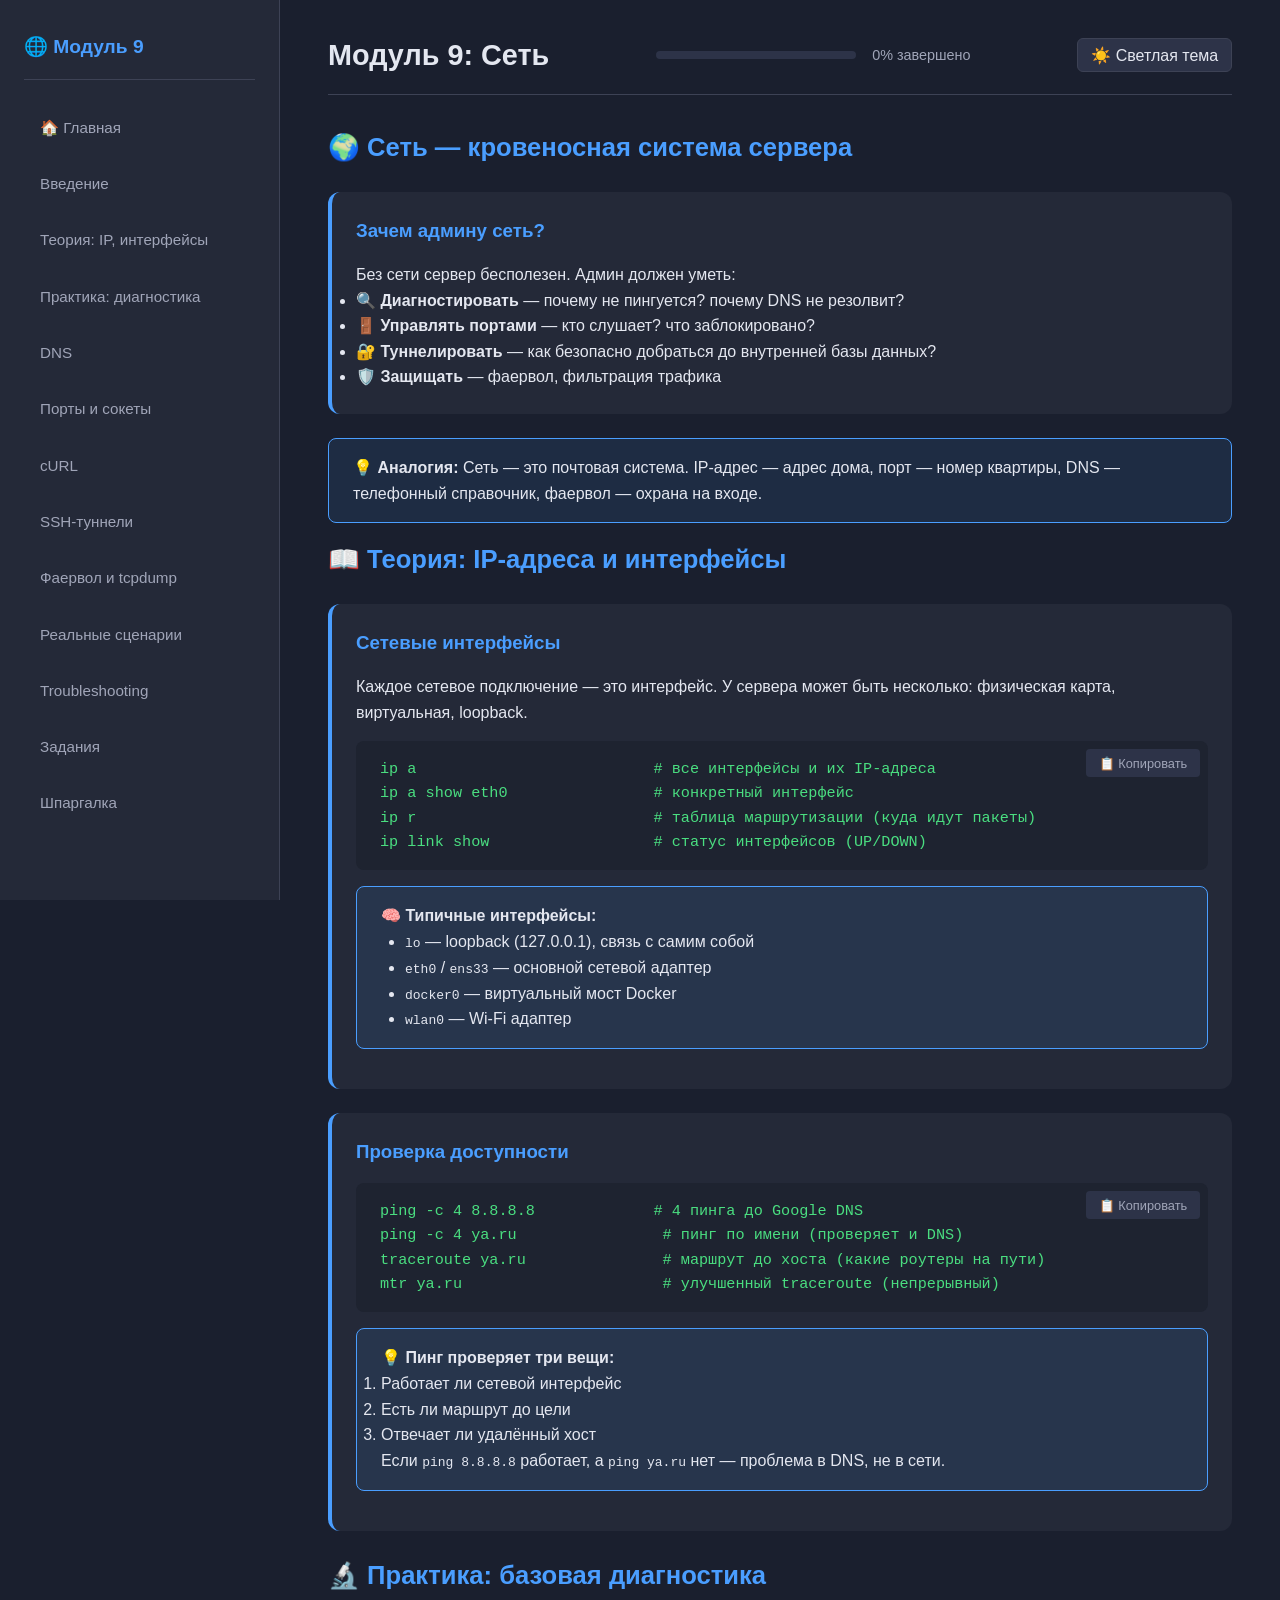
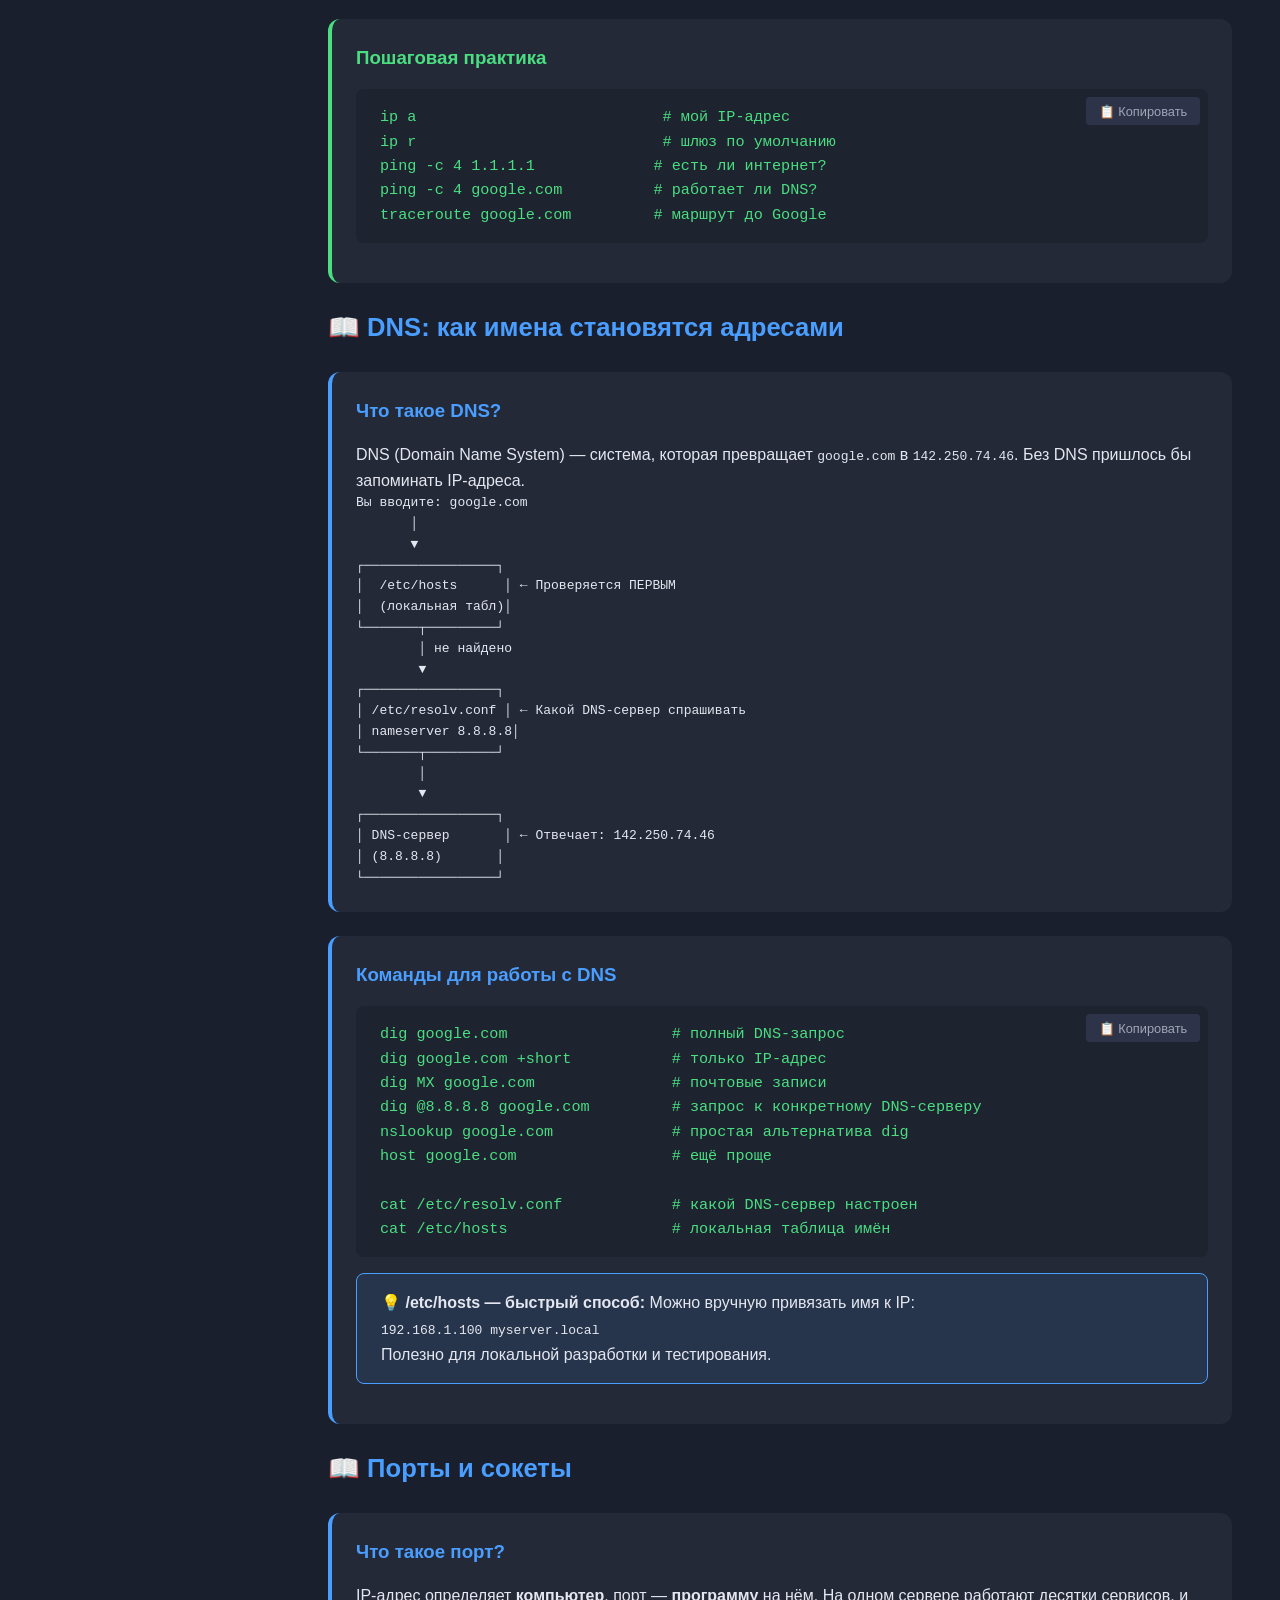
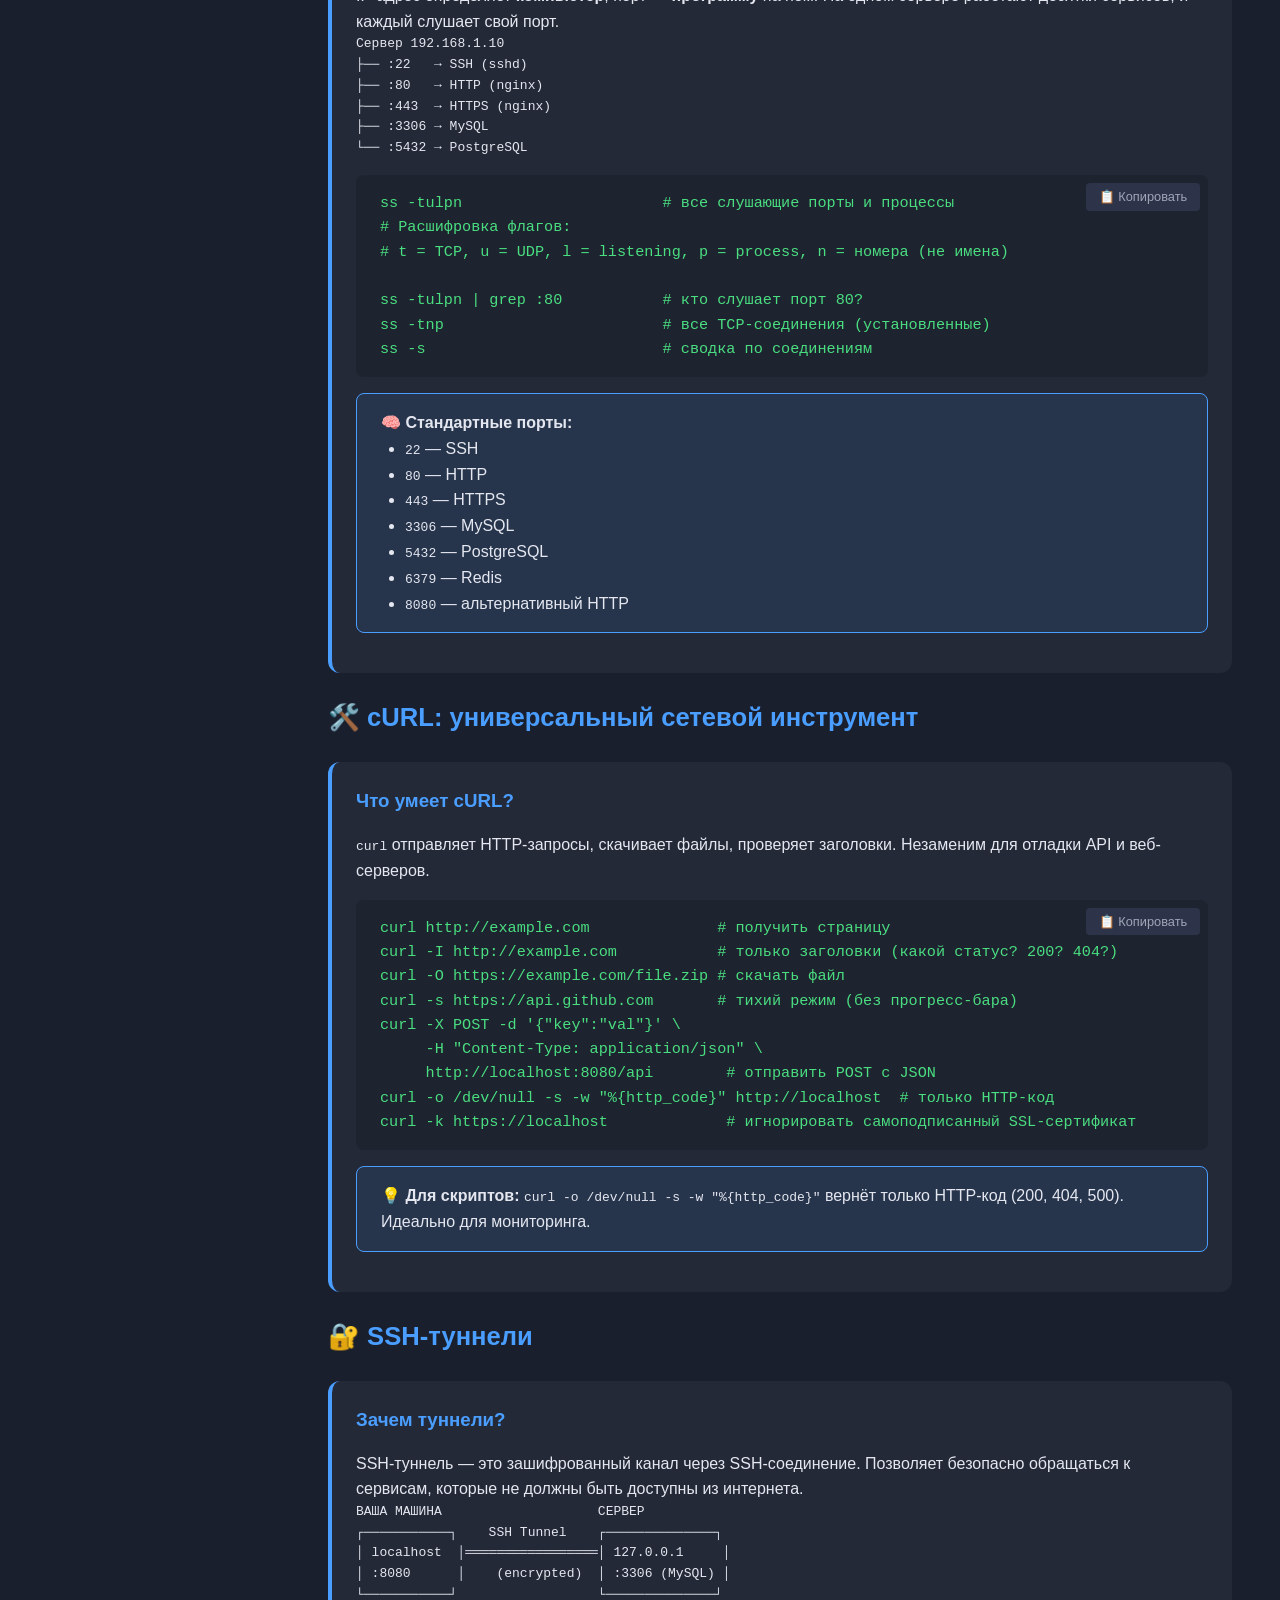
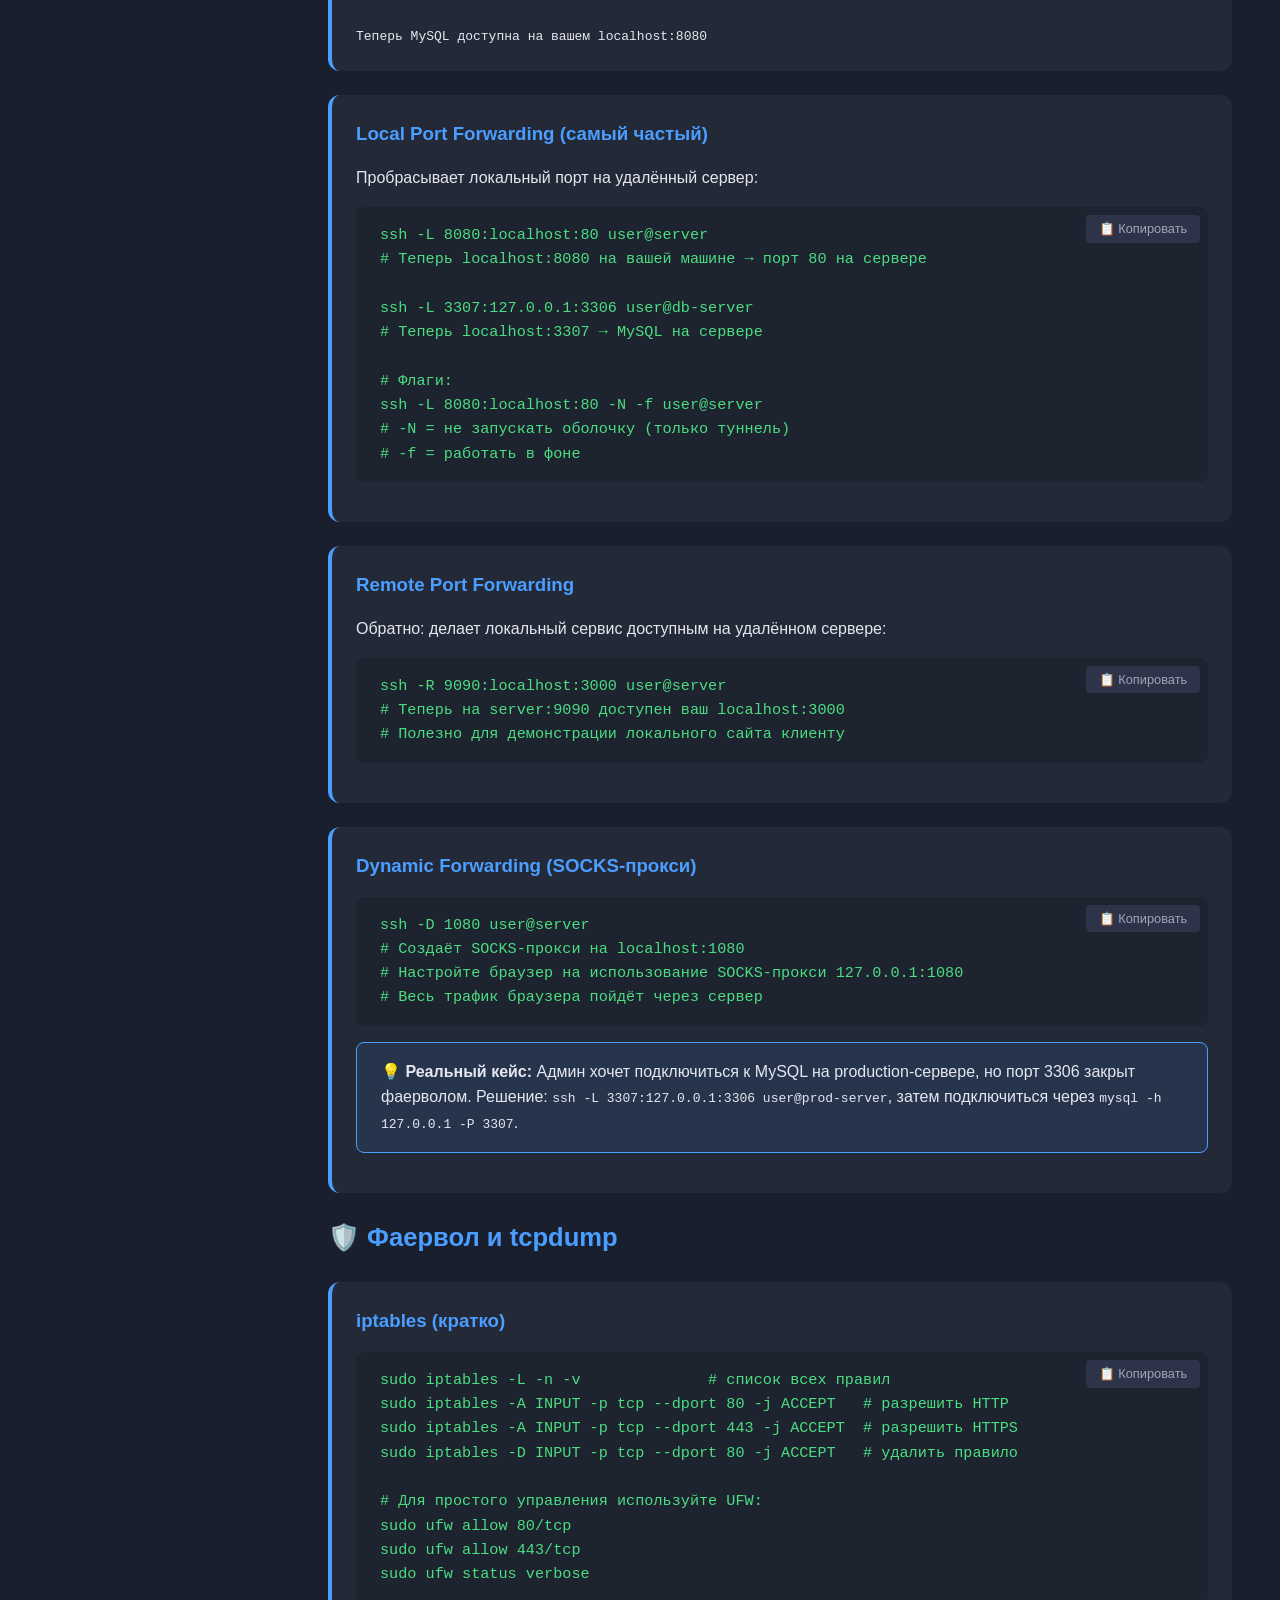
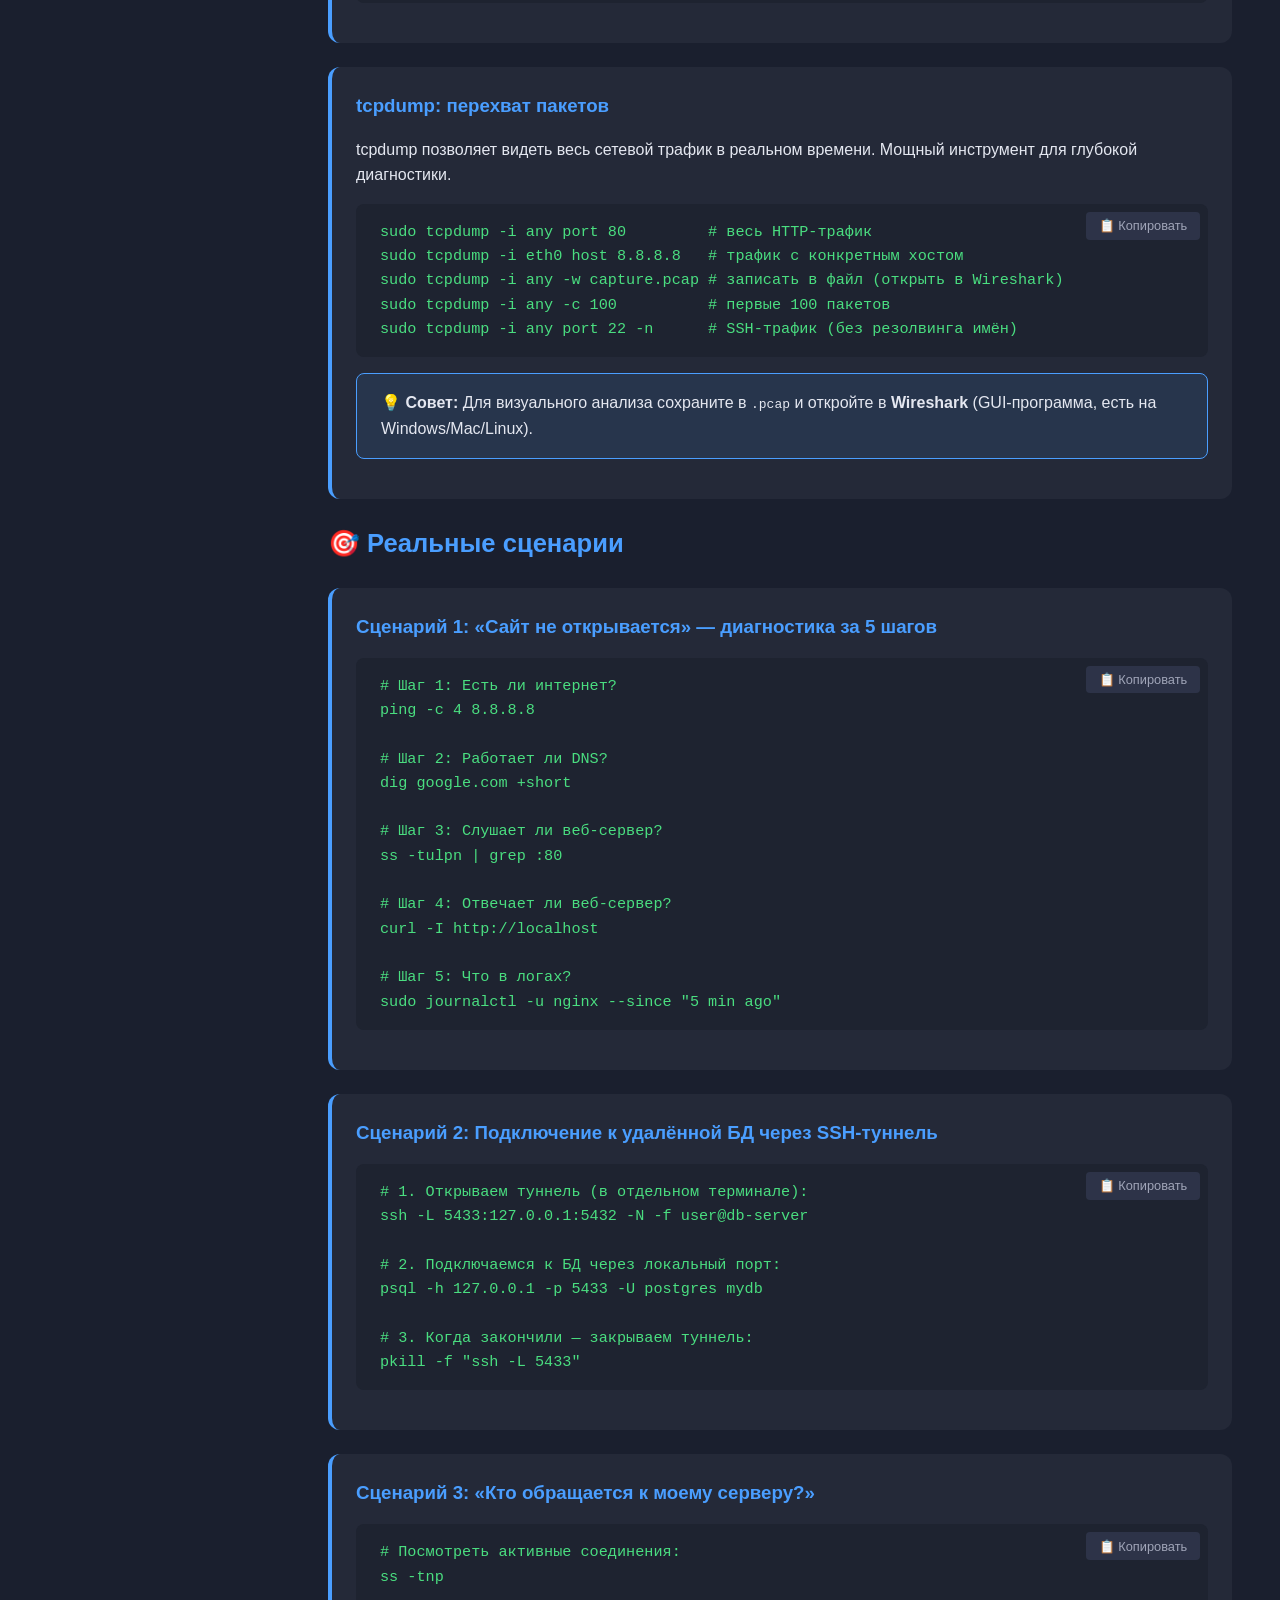
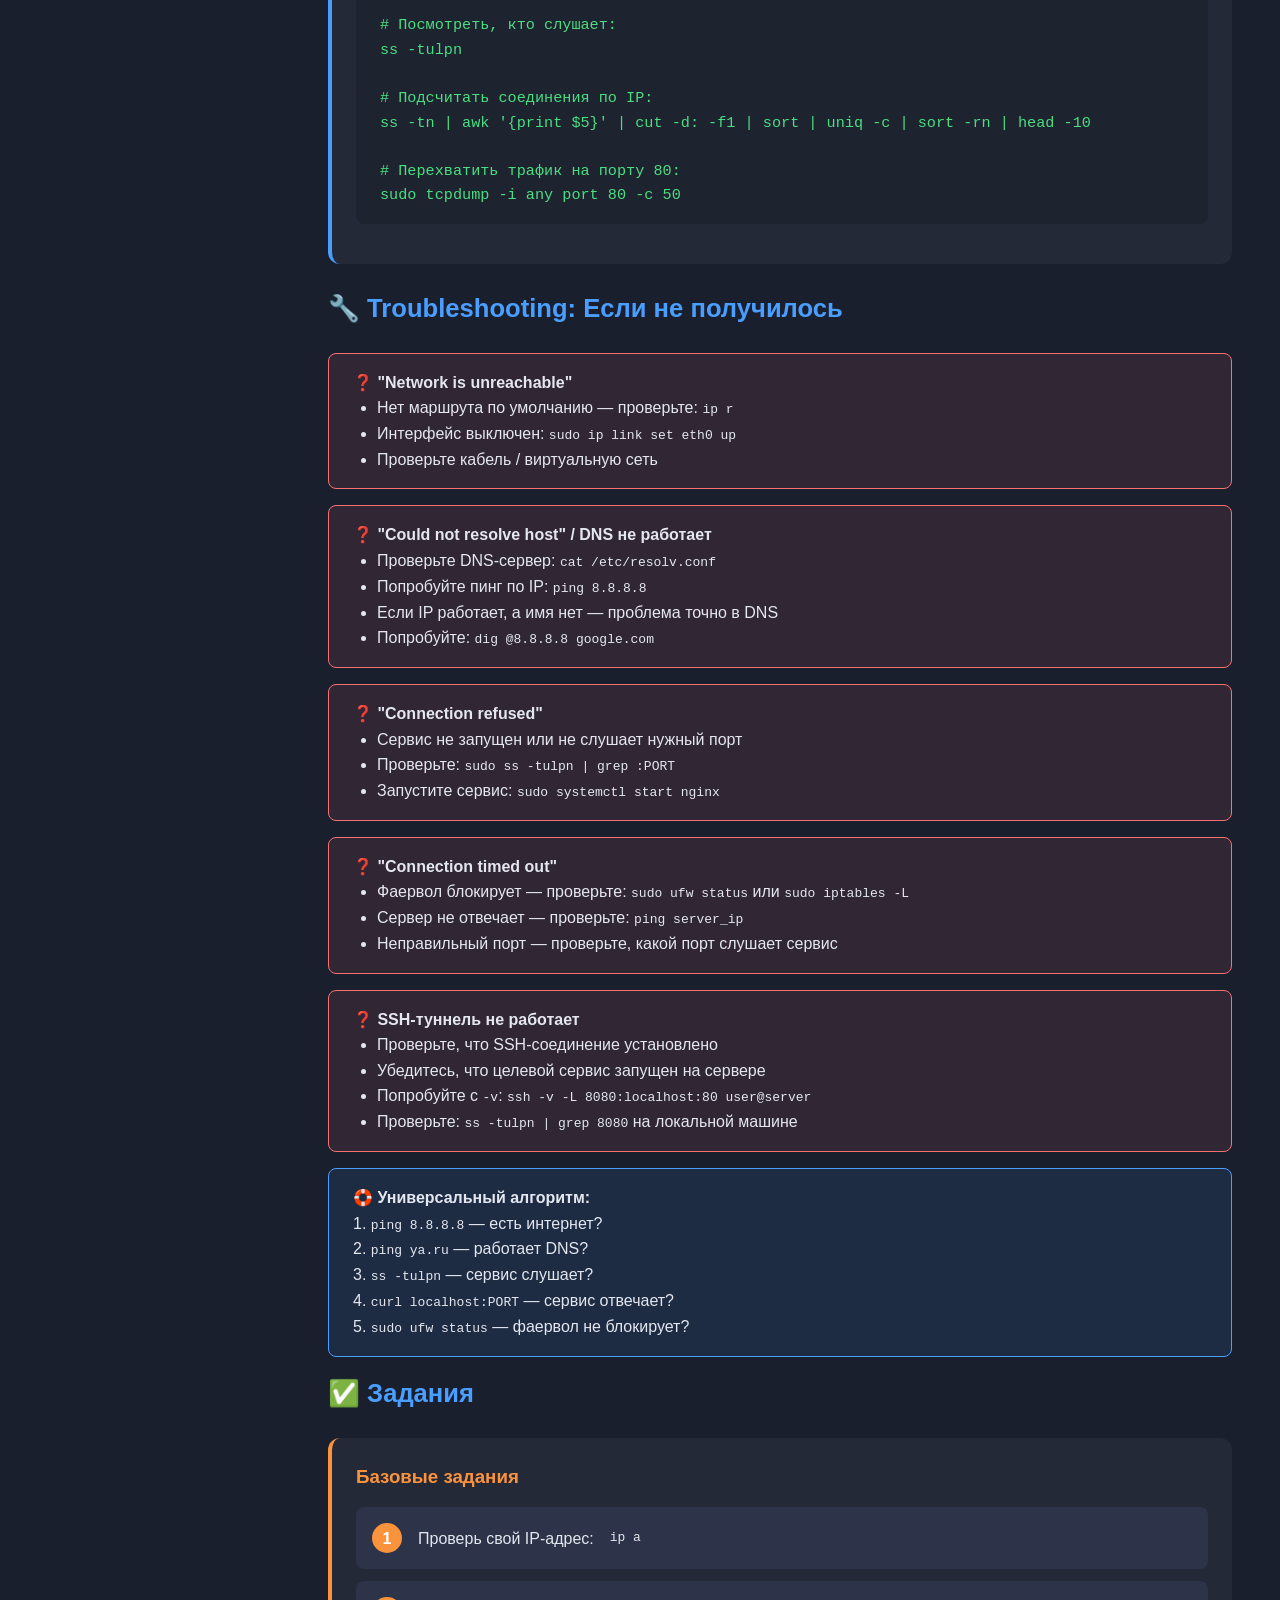
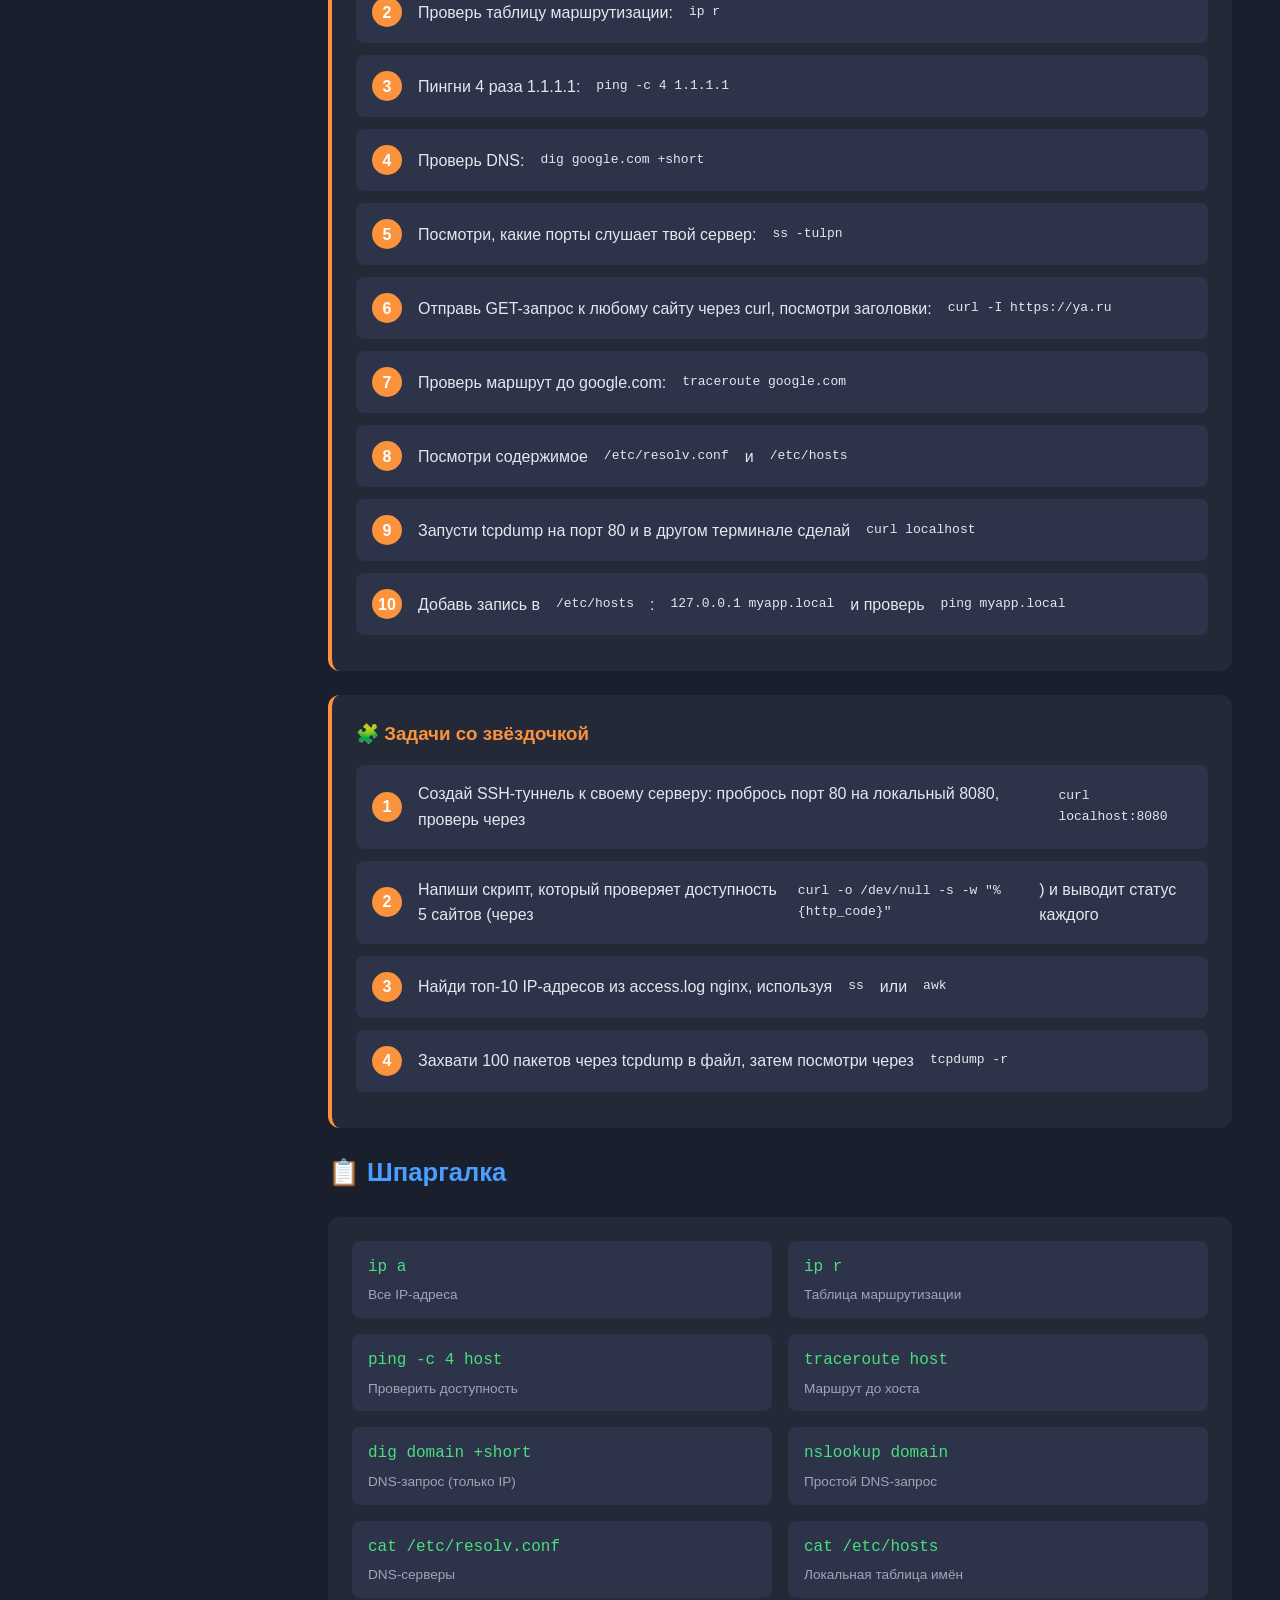
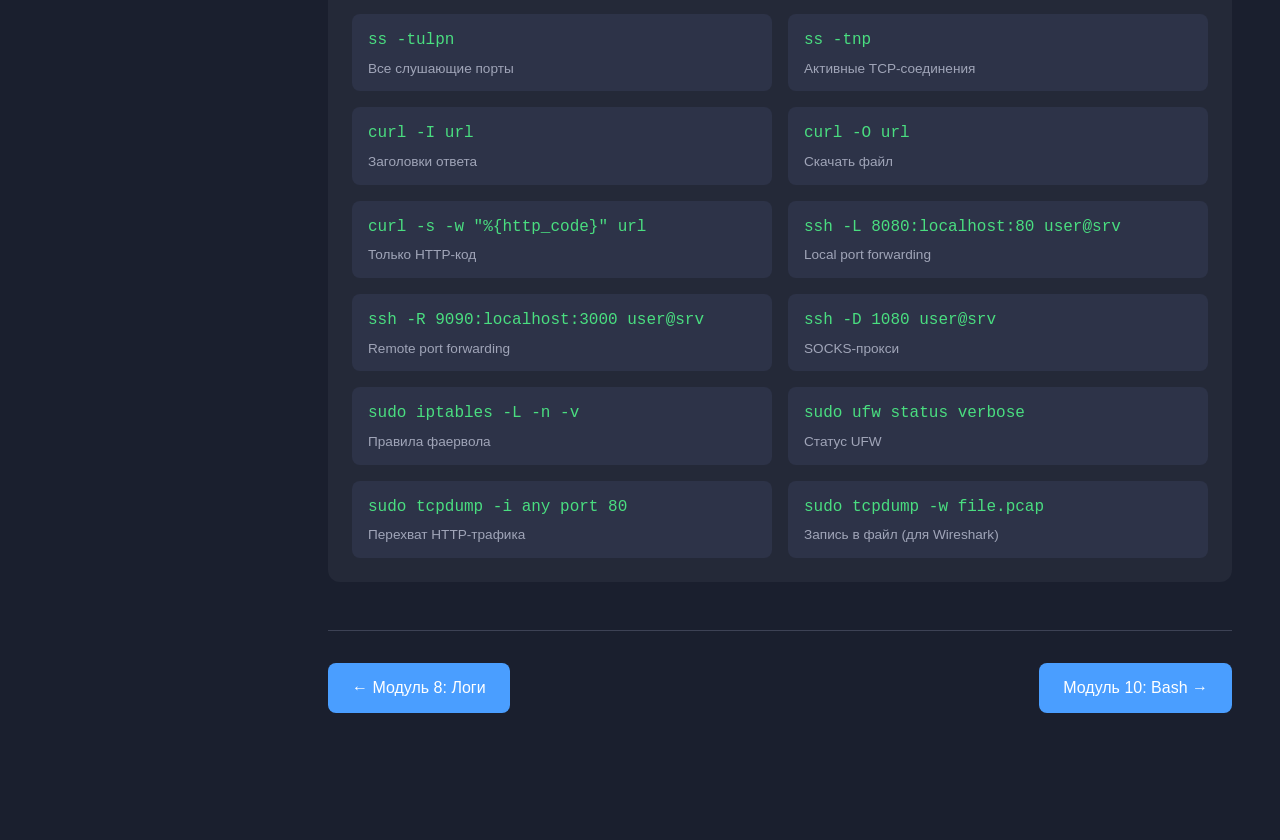
<file: modules/module9.html>
<!DOCTYPE html>
<html lang="ru">
<head>
    <meta charset="UTF-8">
    <meta name="viewport" content="width=device-width, initial-scale=1.0">
    <title>Модуль 9: Сеть - Linux Course</title>
    <link rel="stylesheet" href="../css/styles.css">
</head>
<body>
    <div class="container">
        <aside class="sidebar">
            <h2>🌐 Модуль 9</h2>
            <ul class="nav-list">
                <li><a href="#intro" class="nav-item">Введение</a></li>
                <li><a href="#theory1" class="nav-item">Теория: IP, интерфейсы</a></li>
                <li><a href="#practice1" class="nav-item">Практика: диагностика</a></li>
                <li><a href="#dns" class="nav-item">DNS</a></li>
                <li><a href="#ports" class="nav-item">Порты и сокеты</a></li>
                <li><a href="#curl" class="nav-item">cURL</a></li>
                <li><a href="#ssh-tunnels" class="nav-item">SSH-туннели</a></li>
                <li><a href="#firewall" class="nav-item">Фаервол и tcpdump</a></li>
                <li><a href="#real-scenarios" class="nav-item">Реальные сценарии</a></li>
                <li><a href="#troubleshooting" class="nav-item">Troubleshooting</a></li>
                <li><a href="#tasks" class="nav-item">Задания</a></li>
                <li><a href="#cheatsheet" class="nav-item">Шпаргалка</a></li>
            </ul>
        </aside>

        <main class="main-content">
            <div class="header">
                <h1>Модуль 9: Сеть</h1>
                <div class="progress-container">
                    <div class="progress-bar">
                        <div class="progress-fill" id="progressFill" style="width: 0%"></div>
                    </div>
                    <span class="progress-text" id="progressText">0% завершено</span>
                </div>
                <button class="theme-toggle" id="themeToggleBtn">☀️ Светлая тема</button>
            </div>

            <!-- INTRO -->
            <section id="intro">
                <h2 class="section-title">🌍 Сеть — кровеносная система сервера</h2>
                <div class="theory-block">
                    <h3>Зачем админу сеть?</h3>
                    <p>Без сети сервер бесполезен. Админ должен уметь:</p>
                    <ul>
                        <li><strong>🔍 Диагностировать</strong> — почему не пингуется? почему DNS не резолвит?</li>
                        <li><strong>🚪 Управлять портами</strong> — кто слушает? что заблокировано?</li>
                        <li><strong>🔐 Туннелировать</strong> — как безопасно добраться до внутренней базы данных?</li>
                        <li><strong>🛡️ Защищать</strong> — фаервол, фильтрация трафика</li>
                    </ul>
                </div>

                <div class="info-block">
                    <strong>💡 Аналогия:</strong> Сеть — это почтовая система. IP-адрес — адрес дома, порт — номер квартиры, DNS — телефонный справочник, фаервол — охрана на входе.
                </div>
            </section>

            <!-- THEORY: IP -->
            <section id="theory1">
                <h2 class="section-title">📖 Теория: IP-адреса и интерфейсы</h2>
                <div class="theory-block">
                    <h3>Сетевые интерфейсы</h3>
                    <p>Каждое сетевое подключение — это интерфейс. У сервера может быть несколько: физическая карта, виртуальная, loopback.</p>
                    <div class="code-block">
                        <code>ip a                          # все интерфейсы и их IP-адреса
ip a show eth0                # конкретный интерфейс
ip r                          # таблица маршрутизации (куда идут пакеты)
ip link show                  # статус интерфейсов (UP/DOWN)</code>
                        <button class="copy-btn" onclick="copyCode(this)">📋 Копировать</button>
                    </div>
                    <div class="info-block">
                        <strong>🧠 Типичные интерфейсы:</strong>
                        <ul>
                            <li><code>lo</code> — loopback (127.0.0.1), связь с самим собой</li>
                            <li><code>eth0</code> / <code>ens33</code> — основной сетевой адаптер</li>
                            <li><code>docker0</code> — виртуальный мост Docker</li>
                            <li><code>wlan0</code> — Wi-Fi адаптер</li>
                        </ul>
                    </div>
                </div>

                <div class="theory-block">
                    <h3>Проверка доступности</h3>
                    <div class="code-block">
                        <code>ping -c 4 8.8.8.8             # 4 пинга до Google DNS
ping -c 4 ya.ru                # пинг по имени (проверяет и DNS)
traceroute ya.ru               # маршрут до хоста (какие роутеры на пути)
mtr ya.ru                      # улучшенный traceroute (непрерывный)</code>
                        <button class="copy-btn" onclick="copyCode(this)">📋 Копировать</button>
                    </div>
                    <div class="info-block">
                        <strong>💡 Пинг проверяет три вещи:</strong>
                        <ol>
                            <li>Работает ли сетевой интерфейс</li>
                            <li>Есть ли маршрут до цели</li>
                            <li>Отвечает ли удалённый хост</li>
                        </ol>
                        Если <code>ping 8.8.8.8</code> работает, а <code>ping ya.ru</code> нет — проблема в DNS, не в сети.
                    </div>
                </div>
            </section>

            <!-- PRACTICE: DIAGNOSTICS -->
            <section id="practice1">
                <h2 class="section-title">🔬 Практика: базовая диагностика</h2>
                <div class="practice-block">
                    <h3>Пошаговая практика</h3>
                    <div class="code-block">
                        <code>ip a                           # мой IP-адрес
ip r                           # шлюз по умолчанию
ping -c 4 1.1.1.1             # есть ли интернет?
ping -c 4 google.com          # работает ли DNS?
traceroute google.com         # маршрут до Google</code>
                        <button class="copy-btn" onclick="copyCode(this)">📋 Копировать</button>
                    </div>
                </div>
            </section>

            <!-- DNS -->
            <section id="dns">
                <h2 class="section-title">📖 DNS: как имена становятся адресами</h2>
                <div class="theory-block">
                    <h3>Что такое DNS?</h3>
                    <p>DNS (Domain Name System) — система, которая превращает <code>google.com</code> в <code>142.250.74.46</code>. Без DNS пришлось бы запоминать IP-адреса.</p>

                    <pre>
Вы вводите: google.com
       │
       ▼
┌─────────────────┐
│  /etc/hosts      │ ← Проверяется ПЕРВЫМ
│  (локальная табл)│
└───────┬─────────┘
        │ не найдено
        ▼
┌─────────────────┐
│ /etc/resolv.conf │ ← Какой DNS-сервер спрашивать
│ nameserver 8.8.8.8│
└───────┬─────────┘
        │
        ▼
┌─────────────────┐
│ DNS-сервер       │ ← Отвечает: 142.250.74.46
│ (8.8.8.8)       │
└─────────────────┘</pre>
                </div>

                <div class="theory-block">
                    <h3>Команды для работы с DNS</h3>
                    <div class="code-block">
                        <code>dig google.com                  # полный DNS-запрос
dig google.com +short           # только IP-адрес
dig MX google.com               # почтовые записи
dig @8.8.8.8 google.com         # запрос к конкретному DNS-серверу
nslookup google.com             # простая альтернатива dig
host google.com                 # ещё проще

cat /etc/resolv.conf            # какой DNS-сервер настроен
cat /etc/hosts                  # локальная таблица имён</code>
                        <button class="copy-btn" onclick="copyCode(this)">📋 Копировать</button>
                    </div>
                    <div class="info-block">
                        <strong>💡 /etc/hosts — быстрый способ:</strong> Можно вручную привязать имя к IP:
                        <br><code>192.168.1.100  myserver.local</code>
                        <br>Полезно для локальной разработки и тестирования.
                    </div>
                </div>
            </section>

            <!-- PORTS -->
            <section id="ports">
                <h2 class="section-title">📖 Порты и сокеты</h2>
                <div class="theory-block">
                    <h3>Что такое порт?</h3>
                    <p>IP-адрес определяет <strong>компьютер</strong>, порт — <strong>программу</strong> на нём. На одном сервере работают десятки сервисов, и каждый слушает свой порт.</p>

                    <pre>
Сервер 192.168.1.10
├── :22   → SSH (sshd)
├── :80   → HTTP (nginx)
├── :443  → HTTPS (nginx)
├── :3306 → MySQL
└── :5432 → PostgreSQL</pre>

                    <div class="code-block">
                        <code>ss -tulpn                      # все слушающие порты и процессы
# Расшифровка флагов:
# t = TCP, u = UDP, l = listening, p = process, n = номера (не имена)

ss -tulpn | grep :80           # кто слушает порт 80?
ss -tnp                        # все TCP-соединения (установленные)
ss -s                          # сводка по соединениям</code>
                        <button class="copy-btn" onclick="copyCode(this)">📋 Копировать</button>
                    </div>
                    <div class="info-block">
                        <strong>🧠 Стандартные порты:</strong>
                        <ul>
                            <li><code>22</code> — SSH</li>
                            <li><code>80</code> — HTTP</li>
                            <li><code>443</code> — HTTPS</li>
                            <li><code>3306</code> — MySQL</li>
                            <li><code>5432</code> — PostgreSQL</li>
                            <li><code>6379</code> — Redis</li>
                            <li><code>8080</code> — альтернативный HTTP</li>
                        </ul>
                    </div>
                </div>
            </section>

            <!-- CURL -->
            <section id="curl">
                <h2 class="section-title">🛠️ cURL: универсальный сетевой инструмент</h2>
                <div class="theory-block">
                    <h3>Что умеет cURL?</h3>
                    <p><code>curl</code> отправляет HTTP-запросы, скачивает файлы, проверяет заголовки. Незаменим для отладки API и веб-серверов.</p>
                    <div class="code-block">
                        <code>curl http://example.com              # получить страницу
curl -I http://example.com           # только заголовки (какой статус? 200? 404?)
curl -O https://example.com/file.zip # скачать файл
curl -s https://api.github.com       # тихий режим (без прогресс-бара)
curl -X POST -d '{"key":"val"}' \
     -H "Content-Type: application/json" \
     http://localhost:8080/api        # отправить POST с JSON
curl -o /dev/null -s -w "%{http_code}" http://localhost  # только HTTP-код
curl -k https://localhost             # игнорировать самоподписанный SSL-сертификат</code>
                        <button class="copy-btn" onclick="copyCode(this)">📋 Копировать</button>
                    </div>
                    <div class="info-block">
                        <strong>💡 Для скриптов:</strong> <code>curl -o /dev/null -s -w "%{http_code}"</code> вернёт только HTTP-код (200, 404, 500). Идеально для мониторинга.
                    </div>
                </div>
            </section>

            <!-- SSH TUNNELS -->
            <section id="ssh-tunnels">
                <h2 class="section-title">🔐 SSH-туннели</h2>
                <div class="theory-block">
                    <h3>Зачем туннели?</h3>
                    <p>SSH-туннель — это зашифрованный канал через SSH-соединение. Позволяет безопасно обращаться к сервисам, которые не должны быть доступны из интернета.</p>

                    <pre>
ВАША МАШИНА                    СЕРВЕР
┌───────────┐    SSH Tunnel    ┌──────────────┐
│ localhost  │═════════════════│ 127.0.0.1     │
│ :8080      │    (encrypted)  │ :3306 (MySQL) │
└───────────┘                  └──────────────┘

Теперь MySQL доступна на вашем localhost:8080</pre>
                </div>

                <div class="theory-block">
                    <h3>Local Port Forwarding (самый частый)</h3>
                    <p>Пробрасывает локальный порт на удалённый сервер:</p>
                    <div class="code-block">
                        <code>ssh -L 8080:localhost:80 user@server
# Теперь localhost:8080 на вашей машине → порт 80 на сервере

ssh -L 3307:127.0.0.1:3306 user@db-server
# Теперь localhost:3307 → MySQL на сервере

# Флаги:
ssh -L 8080:localhost:80 -N -f user@server
# -N = не запускать оболочку (только туннель)
# -f = работать в фоне</code>
                        <button class="copy-btn" onclick="copyCode(this)">📋 Копировать</button>
                    </div>
                </div>

                <div class="theory-block">
                    <h3>Remote Port Forwarding</h3>
                    <p>Обратно: делает локальный сервис доступным на удалённом сервере:</p>
                    <div class="code-block">
                        <code>ssh -R 9090:localhost:3000 user@server
# Теперь на server:9090 доступен ваш localhost:3000
# Полезно для демонстрации локального сайта клиенту</code>
                        <button class="copy-btn" onclick="copyCode(this)">📋 Копировать</button>
                    </div>
                </div>

                <div class="theory-block">
                    <h3>Dynamic Forwarding (SOCKS-прокси)</h3>
                    <div class="code-block">
                        <code>ssh -D 1080 user@server
# Создаёт SOCKS-прокси на localhost:1080
# Настройте браузер на использование SOCKS-прокси 127.0.0.1:1080
# Весь трафик браузера пойдёт через сервер</code>
                        <button class="copy-btn" onclick="copyCode(this)">📋 Копировать</button>
                    </div>
                    <div class="info-block">
                        <strong>💡 Реальный кейс:</strong> Админ хочет подключиться к MySQL на production-сервере, но порт 3306 закрыт фаерволом. Решение: <code>ssh -L 3307:127.0.0.1:3306 user@prod-server</code>, затем подключиться через <code>mysql -h 127.0.0.1 -P 3307</code>.
                    </div>
                </div>
            </section>

            <!-- FIREWALL -->
            <section id="firewall">
                <h2 class="section-title">🛡️ Фаервол и tcpdump</h2>
                <div class="theory-block">
                    <h3>iptables (кратко)</h3>
                    <div class="code-block">
                        <code>sudo iptables -L -n -v              # список всех правил
sudo iptables -A INPUT -p tcp --dport 80 -j ACCEPT   # разрешить HTTP
sudo iptables -A INPUT -p tcp --dport 443 -j ACCEPT  # разрешить HTTPS
sudo iptables -D INPUT -p tcp --dport 80 -j ACCEPT   # удалить правило

# Для простого управления используйте UFW:
sudo ufw allow 80/tcp
sudo ufw allow 443/tcp
sudo ufw status verbose</code>
                        <button class="copy-btn" onclick="copyCode(this)">📋 Копировать</button>
                    </div>
                </div>

                <div class="theory-block">
                    <h3>tcpdump: перехват пакетов</h3>
                    <p>tcpdump позволяет видеть весь сетевой трафик в реальном времени. Мощный инструмент для глубокой диагностики.</p>
                    <div class="code-block">
                        <code>sudo tcpdump -i any port 80         # весь HTTP-трафик
sudo tcpdump -i eth0 host 8.8.8.8   # трафик с конкретным хостом
sudo tcpdump -i any -w capture.pcap # записать в файл (открыть в Wireshark)
sudo tcpdump -i any -c 100          # первые 100 пакетов
sudo tcpdump -i any port 22 -n      # SSH-трафик (без резолвинга имён)</code>
                        <button class="copy-btn" onclick="copyCode(this)">📋 Копировать</button>
                    </div>
                    <div class="info-block">
                        <strong>💡 Совет:</strong> Для визуального анализа сохраните в <code>.pcap</code> и откройте в <strong>Wireshark</strong> (GUI-программа, есть на Windows/Mac/Linux).
                    </div>
                </div>
            </section>

            <!-- REAL SCENARIOS -->
            <section id="real-scenarios">
                <h2 class="section-title">🎯 Реальные сценарии</h2>
                <div class="theory-block">
                    <h3>Сценарий 1: «Сайт не открывается» — диагностика за 5 шагов</h3>
                    <div class="code-block">
                        <code># Шаг 1: Есть ли интернет?
ping -c 4 8.8.8.8

# Шаг 2: Работает ли DNS?
dig google.com +short

# Шаг 3: Слушает ли веб-сервер?
ss -tulpn | grep :80

# Шаг 4: Отвечает ли веб-сервер?
curl -I http://localhost

# Шаг 5: Что в логах?
sudo journalctl -u nginx --since "5 min ago"</code>
                        <button class="copy-btn" onclick="copyCode(this)">📋 Копировать</button>
                    </div>
                </div>

                <div class="theory-block">
                    <h3>Сценарий 2: Подключение к удалённой БД через SSH-туннель</h3>
                    <div class="code-block">
                        <code># 1. Открываем туннель (в отдельном терминале):
ssh -L 5433:127.0.0.1:5432 -N -f user@db-server

# 2. Подключаемся к БД через локальный порт:
psql -h 127.0.0.1 -p 5433 -U postgres mydb

# 3. Когда закончили — закрываем туннель:
pkill -f "ssh -L 5433"</code>
                        <button class="copy-btn" onclick="copyCode(this)">📋 Копировать</button>
                    </div>
                </div>

                <div class="theory-block">
                    <h3>Сценарий 3: «Кто обращается к моему серверу?»</h3>
                    <div class="code-block">
                        <code># Посмотреть активные соединения:
ss -tnp

# Посмотреть, кто слушает:
ss -tulpn

# Подсчитать соединения по IP:
ss -tn | awk '{print $5}' | cut -d: -f1 | sort | uniq -c | sort -rn | head -10

# Перехватить трафик на порту 80:
sudo tcpdump -i any port 80 -c 50</code>
                        <button class="copy-btn" onclick="copyCode(this)">📋 Копировать</button>
                    </div>
                </div>
            </section>

            <!-- TROUBLESHOOTING -->
            <section id="troubleshooting">
                <h2 class="section-title">🔧 Troubleshooting: Если не получилось</h2>
                <div class="warning-block">
                    <strong>❓ "Network is unreachable"</strong>
                    <ul>
                        <li>Нет маршрута по умолчанию — проверьте: <code>ip r</code></li>
                        <li>Интерфейс выключен: <code>sudo ip link set eth0 up</code></li>
                        <li>Проверьте кабель / виртуальную сеть</li>
                    </ul>
                </div>

                <div class="warning-block">
                    <strong>❓ "Could not resolve host" / DNS не работает</strong>
                    <ul>
                        <li>Проверьте DNS-сервер: <code>cat /etc/resolv.conf</code></li>
                        <li>Попробуйте пинг по IP: <code>ping 8.8.8.8</code></li>
                        <li>Если IP работает, а имя нет — проблема точно в DNS</li>
                        <li>Попробуйте: <code>dig @8.8.8.8 google.com</code></li>
                    </ul>
                </div>

                <div class="warning-block">
                    <strong>❓ "Connection refused"</strong>
                    <ul>
                        <li>Сервис не запущен или не слушает нужный порт</li>
                        <li>Проверьте: <code>sudo ss -tulpn | grep :PORT</code></li>
                        <li>Запустите сервис: <code>sudo systemctl start nginx</code></li>
                    </ul>
                </div>

                <div class="warning-block">
                    <strong>❓ "Connection timed out"</strong>
                    <ul>
                        <li>Фаервол блокирует — проверьте: <code>sudo ufw status</code> или <code>sudo iptables -L</code></li>
                        <li>Сервер не отвечает — проверьте: <code>ping server_ip</code></li>
                        <li>Неправильный порт — проверьте, какой порт слушает сервис</li>
                    </ul>
                </div>

                <div class="warning-block">
                    <strong>❓ SSH-туннель не работает</strong>
                    <ul>
                        <li>Проверьте, что SSH-соединение установлено</li>
                        <li>Убедитесь, что целевой сервис запущен на сервере</li>
                        <li>Попробуйте с <code>-v</code>: <code>ssh -v -L 8080:localhost:80 user@server</code></li>
                        <li>Проверьте: <code>ss -tulpn | grep 8080</code> на локальной машине</li>
                    </ul>
                </div>

                <div class="info-block">
                    <strong>🛟 Универсальный алгоритм:</strong>
                    <br>1. <code>ping 8.8.8.8</code> — есть интернет?
                    <br>2. <code>ping ya.ru</code> — работает DNS?
                    <br>3. <code>ss -tulpn</code> — сервис слушает?
                    <br>4. <code>curl localhost:PORT</code> — сервис отвечает?
                    <br>5. <code>sudo ufw status</code> — фаервол не блокирует?
                </div>
            </section>

            <!-- TASKS -->
            <section id="tasks">
                <h2 class="section-title">✅ Задания</h2>
                <div class="task-block">
                    <h3>Базовые задания</h3>
                    <ul class="task-list">
                        <li class="task-item">Проверь свой IP-адрес: <code>ip a</code></li>
                        <li class="task-item">Проверь таблицу маршрутизации: <code>ip r</code></li>
                        <li class="task-item">Пингни 4 раза 1.1.1.1: <code>ping -c 4 1.1.1.1</code></li>
                        <li class="task-item">Проверь DNS: <code>dig google.com +short</code></li>
                        <li class="task-item">Посмотри, какие порты слушает твой сервер: <code>ss -tulpn</code></li>
                        <li class="task-item">Отправь GET-запрос к любому сайту через curl, посмотри заголовки: <code>curl -I https://ya.ru</code></li>
                        <li class="task-item">Проверь маршрут до google.com: <code>traceroute google.com</code></li>
                        <li class="task-item">Посмотри содержимое <code>/etc/resolv.conf</code> и <code>/etc/hosts</code></li>
                        <li class="task-item">Запусти tcpdump на порт 80 и в другом терминале сделай <code>curl localhost</code></li>
                        <li class="task-item">Добавь запись в <code>/etc/hosts</code>: <code>127.0.0.1 myapp.local</code> и проверь <code>ping myapp.local</code></li>
                    </ul>
                </div>

                <div class="task-block">
                    <h3>🧩 Задачи со звёздочкой</h3>
                    <ul class="task-list">
                        <li class="task-item">Создай SSH-туннель к своему серверу: пробрось порт 80 на локальный 8080, проверь через <code>curl localhost:8080</code></li>
                        <li class="task-item">Напиши скрипт, который проверяет доступность 5 сайтов (через <code>curl -o /dev/null -s -w "%{http_code}"</code>) и выводит статус каждого</li>
                        <li class="task-item">Найди топ-10 IP-адресов из access.log nginx, используя <code>ss</code> или <code>awk</code></li>
                        <li class="task-item">Захвати 100 пакетов через tcpdump в файл, затем посмотри через <code>tcpdump -r</code></li>
                    </ul>
                </div>
            </section>

            <!-- CHEATSHEET -->
            <section id="cheatsheet">
                <h2 class="section-title">📋 Шпаргалка</h2>
                <div class="cheat-sheet">
                    <div class="cheat-grid">
                        <div class="cheat-item">
                            <code>ip a</code>
                            <p>Все IP-адреса</p>
                        </div>
                        <div class="cheat-item">
                            <code>ip r</code>
                            <p>Таблица маршрутизации</p>
                        </div>
                        <div class="cheat-item">
                            <code>ping -c 4 host</code>
                            <p>Проверить доступность</p>
                        </div>
                        <div class="cheat-item">
                            <code>traceroute host</code>
                            <p>Маршрут до хоста</p>
                        </div>
                        <div class="cheat-item">
                            <code>dig domain +short</code>
                            <p>DNS-запрос (только IP)</p>
                        </div>
                        <div class="cheat-item">
                            <code>nslookup domain</code>
                            <p>Простой DNS-запрос</p>
                        </div>
                        <div class="cheat-item">
                            <code>cat /etc/resolv.conf</code>
                            <p>DNS-серверы</p>
                        </div>
                        <div class="cheat-item">
                            <code>cat /etc/hosts</code>
                            <p>Локальная таблица имён</p>
                        </div>
                        <div class="cheat-item">
                            <code>ss -tulpn</code>
                            <p>Все слушающие порты</p>
                        </div>
                        <div class="cheat-item">
                            <code>ss -tnp</code>
                            <p>Активные TCP-соединения</p>
                        </div>
                        <div class="cheat-item">
                            <code>curl -I url</code>
                            <p>Заголовки ответа</p>
                        </div>
                        <div class="cheat-item">
                            <code>curl -O url</code>
                            <p>Скачать файл</p>
                        </div>
                        <div class="cheat-item">
                            <code>curl -s -w "%{http_code}" url</code>
                            <p>Только HTTP-код</p>
                        </div>
                        <div class="cheat-item">
                            <code>ssh -L 8080:localhost:80 user@srv</code>
                            <p>Local port forwarding</p>
                        </div>
                        <div class="cheat-item">
                            <code>ssh -R 9090:localhost:3000 user@srv</code>
                            <p>Remote port forwarding</p>
                        </div>
                        <div class="cheat-item">
                            <code>ssh -D 1080 user@srv</code>
                            <p>SOCKS-прокси</p>
                        </div>
                        <div class="cheat-item">
                            <code>sudo iptables -L -n -v</code>
                            <p>Правила фаервола</p>
                        </div>
                        <div class="cheat-item">
                            <code>sudo ufw status verbose</code>
                            <p>Статус UFW</p>
                        </div>
                        <div class="cheat-item">
                            <code>sudo tcpdump -i any port 80</code>
                            <p>Перехват HTTP-трафика</p>
                        </div>
                        <div class="cheat-item">
                            <code>sudo tcpdump -w file.pcap</code>
                            <p>Запись в файл (для Wireshark)</p>
                        </div>
                    </div>
                </div>
            </section>

            <div class="nav-buttons">
                <a href="module8.html" class="nav-btn">← Модуль 8: Логи</a>
                <a href="module10.html" class="nav-btn">Модуль 10: Bash →</a>
            </div>
        </main>
    </div>

    <script src="../js/main.js"></script>
</body>
</html>
</file>
<file: css/styles.css>
/* ===== БАЗОВЫЕ НАСТРОЙКИ ===== */
* {
    margin: 0;
    padding: 0;
    box-sizing: border-box;
}

:root {
    --bg-primary: #1a1f2e;
    --bg-secondary: #242938;
    --bg-tertiary: #2d3348;
    --text-primary: #e4e7f0;
    --text-secondary: #a0a5b8;
    --accent-blue: #4a9eff;
    --accent-green: #4ade80;
    --accent-orange: #fb923c;
    --accent-red: #f87171;
    --code-bg: #1e2330;
    --border-color: #3d4255;
}

body.light-theme {
    --bg-primary: #f5f6fa;
    --bg-secondary: #ffffff;
    --bg-tertiary: #eef0f7;
    --text-primary: #1e1e2e;
    --text-secondary: #4a4f6a;
    --accent-blue: #2563eb;
    --accent-green: #059669;
    --accent-orange: #d97706;
    --accent-red: #dc2626;
    --code-bg: #f0f2f8;
    --border-color: #d1d5e0;
}

body {
    font-family: -apple-system, BlinkMacSystemFont, 'Segoe UI', Roboto, sans-serif;
    background: var(--bg-primary);
    color: var(--text-primary);
    line-height: 1.6;
}

.container {
    max-width: 1400px;
    margin: 0 auto;
    display: grid;
    grid-template-columns: 280px 1fr;
    min-height: 100vh;
}

/* ===== SIDEBAR ===== */
.sidebar {
    background: var(--bg-secondary);
    padding: 2rem 1.5rem;
    border-right: 1px solid var(--border-color);
    position: sticky;
    top: 0;
    height: 100vh;
    overflow-y: auto;
}

.sidebar h2 {
    color: var(--accent-blue);
    font-size: 1.2rem;
    margin-bottom: 1.5rem;
    padding-bottom: 1rem;
    border-bottom: 1px solid var(--border-color);
}

.nav-list {
    list-style: none;
}

.nav-item {
    padding: 0.75rem 1rem;
    margin-bottom: 0.5rem;
    border-radius: 8px;
    cursor: pointer;
    transition: all 0.3s;
    color: var(--text-secondary);
    font-size: 0.95rem;
    text-decoration: none;
    display: block;
}

.nav-item:hover {
    background: var(--bg-tertiary);
    color: var(--text-primary);
}

.nav-item.active {
    background: var(--accent-blue);
    color: white;
}

.nav-item.completed::after {
    content: ' ✓';
    color: var(--accent-green);
}

/* ===== MAIN CONTENT ===== */
.main-content {
    padding: 2rem 3rem;
    overflow-y: auto;
}

.header {
    display: flex;
    justify-content: space-between;
    align-items: center;
    margin-bottom: 2rem;
    padding-bottom: 1rem;
    border-bottom: 1px solid var(--border-color);
    flex-wrap: wrap;
    gap: 1rem;
}

.header h1 {
    font-size: 1.8rem;
}

.progress-container {
    display: flex;
    align-items: center;
    gap: 1rem;
}

.progress-bar {
    width: 200px;
    height: 8px;
    background: var(--bg-tertiary);
    border-radius: 4px;
    overflow: hidden;
}

.progress-fill {
    height: 100%;
    background: linear-gradient(90deg, var(--accent-blue), var(--accent-green));
    transition: width 0.5s;
}

.progress-text {
    color: var(--text-secondary);
    font-size: 0.9rem;
}

/* ===== БЛОКИ КОНТЕНТА ===== */
.section-title {
    font-size: 1.6rem;
    margin-bottom: 1.5rem;
    color: var(--accent-blue);
}

.theory-block {
    background: var(--bg-secondary);
    padding: 1.5rem;
    border-radius: 12px;
    margin-bottom: 1.5rem;
    border-left: 4px solid var(--accent-blue);
}

.theory-block h3 {
    color: var(--accent-blue);
    margin-bottom: 1rem;
}

.practice-block {
    background: var(--bg-secondary);
    padding: 1.5rem;
    border-radius: 12px;
    margin-bottom: 1.5rem;
    border-left: 4px solid var(--accent-green);
}

.practice-block h3 {
    color: var(--accent-green);
    margin-bottom: 1rem;
}

.task-block {
    background: var(--bg-secondary);
    padding: 1.5rem;
    border-radius: 12px;
    margin-bottom: 1.5rem;
    border-left: 4px solid var(--accent-orange);
}

.task-block h3 {
    color: var(--accent-orange);
    margin-bottom: 1rem;
}

/* ===== КОД ===== */
.code-block {
    background: var(--code-bg);
    padding: 1rem 1.5rem;
    border-radius: 8px;
    margin: 1rem 0;
    position: relative;
    font-family: 'Courier New', monospace;
    font-size: 0.95rem;
    overflow-x: auto;
}

.code-block code {
    color: var(--accent-green);
    white-space: pre;
}

.copy-btn {
    position: absolute;
    top: 0.5rem;
    right: 0.5rem;
    background: var(--bg-tertiary);
    border: none;
    color: var(--text-secondary);
    padding: 0.4rem 0.8rem;
    border-radius: 4px;
    cursor: pointer;
    font-size: 0.8rem;
    transition: all 0.3s;
}

.copy-btn:hover {
    background: var(--accent-blue);
    color: white;
}

.copy-btn.copied {
    background: var(--accent-green);
    color: white;
}

/* ===== ЗАДАНИЯ ===== */
.task-list {
    list-style: none;
    counter-reset: task-counter;
}

.task-item {
    counter-increment: task-counter;
    padding: 1rem;
    margin-bottom: 0.75rem;
    background: var(--bg-tertiary);
    border-radius: 8px;
    display: flex;
    align-items: center;
    gap: 1rem;
    cursor: pointer;
    transition: all 0.3s;
}

.task-item:hover {
    background: var(--border-color);
}

.task-item::before {
    content: counter(task-counter);
    background: var(--accent-orange);
    color: white;
    width: 30px;
    height: 30px;
    border-radius: 50%;
    display: flex;
    align-items: center;
    justify-content: center;
    font-weight: bold;
    flex-shrink: 0;
}

.task-item.completed {
    background: rgba(74, 222, 128, 0.1);
    border: 1px solid var(--accent-green);
}

.task-item.completed::after {
    content: '✓ Выполнено';
    margin-left: auto;
    color: var(--accent-green);
    font-weight: bold;
}

/* ===== ИНФО-БЛОКИ ===== */
.warning-block {
    background: rgba(248, 113, 113, 0.1);
    border: 1px solid var(--accent-red);
    padding: 1rem 1.5rem;
    border-radius: 8px;
    margin: 1rem 0;
}

.warning-block h3 {
    color: var(--accent-red);
    margin-bottom: 0.75rem;
}

.warning-block ul {
    margin-left: 1.5rem;
}

.info-block {
    background: rgba(74, 158, 255, 0.1);
    border: 1px solid var(--accent-blue);
    padding: 1rem 1.5rem;
    border-radius: 8px;
    margin: 1rem 0;
}

.info-block h3 {
    color: var(--accent-blue);
    margin-bottom: 0.75rem;
}

.info-block ul {
    margin-left: 1.5rem;
}

/* ===== УСПЕХ-БЛОК ===== */
.success-block {
    background: rgba(74, 222, 128, 0.1);
    border: 1px solid var(--accent-green);
    padding: 1.5rem;
    border-radius: 12px;
    margin: 1.5rem 0;
}

.success-block h3 {
    color: var(--accent-green);
    margin-bottom: 1rem;
}

.success-block ul {
    margin-left: 1.5rem;
}

.success-block li {
    margin-bottom: 0.5rem;
}

/* ===== ШПАРГАЛКА ===== */
.cheat-sheet {
    background: var(--bg-secondary);
    padding: 1.5rem;
    border-radius: 12px;
    margin-bottom: 1.5rem;
}

.cheat-grid {
    display: grid;
    grid-template-columns: repeat(auto-fit, minmax(300px, 1fr));
    gap: 1rem;
}

.cheat-item {
    background: var(--bg-tertiary);
    padding: 0.75rem 1rem;
    border-radius: 8px;
}

.cheat-item code {
    color: var(--accent-green);
    font-family: 'Courier New', monospace;
}

.cheat-item p {
    color: var(--text-secondary);
    font-size: 0.85rem;
    margin-top: 0.25rem;
}

/* ===== НАВИГАЦИЯ ===== */
.nav-buttons {
    display: flex;
    justify-content: space-between;
    margin-top: 3rem;
    padding-top: 2rem;
    border-top: 1px solid var(--border-color);
}

.nav-btn {
    background: var(--accent-blue);
    color: white;
    border: none;
    padding: 0.75rem 1.5rem;
    border-radius: 8px;
    cursor: pointer;
    font-size: 1rem;
    text-decoration: none;
    transition: all 0.3s;
}

.nav-btn:hover {
    background: var(--accent-green);
    transform: translateY(-2px);
}

.nav-btn:disabled {
    background: var(--bg-tertiary);
    color: var(--text-secondary);
    cursor: not-allowed;
    transform: none;
}

/* ===== КНОПКА ТЕМЫ ===== */
.theme-toggle {
    background: var(--bg-tertiary);
    border: 1px solid var(--border-color);
    color: var(--text-primary);
    padding: 0.4rem 0.8rem;
    border-radius: 6px;
    cursor: pointer;
    font-size: 1rem;
    transition: all 0.3s;
    display: flex;
    align-items: center;
    gap: 0.4rem;
}

.theme-toggle:hover {
    background: var(--accent-blue);
    color: #fff;
    border-color: var(--accent-blue);
}

/* ===== СТАТИСТИКА ===== */
.stats-grid {
    display: grid;
    grid-template-columns: repeat(auto-fit, minmax(200px, 1fr));
    gap: 1.5rem;
    margin: 2rem 0;
}

.stat-card {
    background: var(--bg-secondary);
    padding: 2rem;
    border-radius: 12px;
    text-align: center;
    border: 1px solid var(--border-color);
    transition: all 0.3s;
}

.stat-card:hover {
    transform: translateY(-5px);
    box-shadow: 0 8px 24px rgba(74, 158, 255, 0.2);
}

.stat-number {
    font-size: 2.5rem;
    font-weight: bold;
    color: var(--accent-blue);
    margin-bottom: 0.5rem;
}

.stat-label {
    color: var(--text-secondary);
    font-size: 0.9rem;
}

/* ===== МАРШРУТЫ ОБУЧЕНИЯ ===== */
.paths-grid {
    display: grid;
    grid-template-columns: repeat(auto-fit, minmax(300px, 1fr));
    gap: 1.5rem;
    margin: 2rem 0;
}

.path-card {
    background: var(--bg-secondary);
    padding: 2rem;
    border-radius: 12px;
    border-left: 4px solid var(--accent-blue);
    transition: all 0.3s;
}

.path-card:hover {
    transform: translateY(-5px);
    box-shadow: 0 8px 24px rgba(74, 158, 255, 0.2);
}

.path-card h3 {
    color: var(--accent-blue);
    margin-bottom: 1rem;
    font-size: 1.3rem;
}

.path-card p {
    color: var(--text-secondary);
    margin-bottom: 1.5rem;
}

.path-btn {
    display: inline-block;
    background: var(--accent-blue);
    color: white;
    padding: 0.75rem 1.5rem;
    border-radius: 8px;
    text-decoration: none;
    transition: all 0.3s;
}

.path-btn:hover {
    background: var(--accent-green);
    transform: translateY(-2px);
}

/* ===== КАРТОЧКИ МОДУЛЕЙ ===== */
.modules-grid {
    display: grid;
    grid-template-columns: repeat(auto-fit, minmax(280px, 1fr));
    gap: 1.5rem;
    margin: 2rem 0;
}

.module-card {
    background: var(--bg-secondary);
    padding: 1.5rem;
    border-radius: 12px;
    border: 1px solid var(--border-color);
    transition: all 0.3s;
    position: relative;
}

.module-card:hover {
    transform: translateY(-5px);
    box-shadow: 0 8px 24px rgba(74, 158, 255, 0.2);
    border-color: var(--accent-blue);
}

.module-card.completed {
    border: 2px solid var(--accent-green);
}

.module-card.completed::after {
    content: '✓';
    position: absolute;
    top: 10px;
    right: 10px;
    background: var(--accent-green);
    color: white;
    width: 30px;
    height: 30px;
    border-radius: 50%;
    display: flex;
    align-items: center;
    justify-content: center;
    font-weight: bold;
}

.module-icon {
    font-size: 2rem;
    display: block;
    margin-bottom: 0.5rem;
}

.module-card h3 {
    color: var(--accent-blue);
    margin-bottom: 0.5rem;
}

.module-card p {
    color: var(--text-secondary);
    margin-bottom: 1rem;
}

.module-progress {
    height: 6px;
    background: var(--bg-tertiary);
    border-radius: 3px;
    margin: 1rem 0;
    overflow: hidden;
}

.module-progress .progress-fill {
    height: 100%;
    background: linear-gradient(90deg, var(--accent-blue), var(--accent-green));
    transition: width 0.5s;
}

.progress-label {
    display: block;
    color: var(--text-secondary);
    font-size: 0.85rem;
    margin-bottom: 1rem;
}

.module-link {
    display: inline-block;
    color: var(--accent-blue);
    text-decoration: none;
    font-weight: bold;
    transition: all 0.3s;
}

.module-link:hover {
    color: var(--accent-green);
}

/* ===== ЧТО ДАЛЬШЕ ===== */
.next-steps-grid {
    display: grid;
    grid-template-columns: repeat(auto-fit, minmax(250px, 1fr));
    gap: 1.5rem;
    margin: 2rem 0;
}

.next-step-card {
    background: var(--bg-secondary);
    padding: 1.5rem;
    border-radius: 12px;
    border-left: 4px solid var(--accent-orange);
    transition: all 0.3s;
}

.next-step-card:hover {
    transform: translateY(-5px);
    box-shadow: 0 8px 24px rgba(251, 146, 60, 0.2);
}

.next-step-card h3 {
    color: var(--accent-orange);
    margin-bottom: 0.5rem;
}

.next-step-card p {
    color: var(--text-secondary);
}

/* ===== CTA БЛОК ===== */
.cta-block {
    display: flex;
    justify-content: center;
    gap: 1.5rem;
    margin: 3rem 0;
    padding: 2rem;
    background: var(--bg-secondary);
    border-radius: 12px;
    flex-wrap: wrap;
}

.cta-btn {
    background: var(--accent-blue);
    color: white;
    padding: 1rem 2rem;
    border-radius: 8px;
    text-decoration: none;
    font-size: 1.1rem;
    font-weight: bold;
    transition: all 0.3s;
    border: none;
    cursor: pointer;
}

.cta-btn:hover {
    background: var(--accent-green);
    transform: translateY(-3px);
    box-shadow: 0 8px 24px rgba(74, 222, 128, 0.3);
}

.reset-btn {
    background: var(--bg-tertiary);
    color: var(--text-primary);
    border: 1px solid var(--border-color);
    padding: 1rem 2rem;
    border-radius: 8px;
    cursor: pointer;
    font-size: 1rem;
    transition: all 0.3s;
}

.reset-btn:hover {
    background: var(--accent-red);
    color: white;
    border-color: var(--accent-red);
}

/* ===== ФУТЕР ===== */
.footer {
    text-align: center;
    padding: 2rem;
    margin-top: 3rem;
    border-top: 1px solid var(--border-color);
    color: var(--text-secondary);
}

.footer p {
    margin: 0.5rem 0;
}

/* ===== АДАПТИВ ===== */
@media (max-width: 768px) {
    .container {
        grid-template-columns: 1fr;
    }
    .sidebar {
        position: relative;
        height: auto;
        border-right: none;
        border-bottom: 1px solid var(--border-color);
    }
    .main-content {
        padding: 1.5rem;
    }
    .header {
        flex-direction: column;
        gap: 1rem;
        align-items: flex-start;
    }
    .progress-bar {
        width: 100%;
    }
    .stats-grid,
    .paths-grid,
    .modules-grid,
    .next-steps-grid {
        grid-template-columns: 1fr;
    }
    .cta-block {
        flex-direction: column;
        align-items: stretch;
    }
    .stat-number {
        font-size: 2rem;
    }
}

/* ===== СКРОЛЛБАР ===== */
::-webkit-scrollbar {
    width: 8px;
}

::-webkit-scrollbar-track {
    background: var(--bg-primary);
}

::-webkit-scrollbar-thumb {
    background: var(--border-color);
    border-radius: 4px;
}

::-webkit-scrollbar-thumb:hover {
    background: var(--accent-blue);
}

/* ===== КНОПКА ВВЕРХ ===== */
.scroll-top-btn {
    position: fixed;
    bottom: 2rem;
    right: 2rem;
    width: 44px;
    height: 44px;
    border-radius: 50%;
    background: var(--accent-blue);
    color: white;
    border: none;
    font-size: 1.5rem;
    cursor: pointer;
    box-shadow: 0 4px 12px rgba(0,0,0,0.3);
    transition: all 0.3s;
    z-index: 1000;
    display: none;
    align-items: center;
    justify-content: center;
}

.scroll-top-btn.visible {
    display: flex;
}

.scroll-top-btn:hover {
    background: var(--accent-green);
    transform: translateY(-3px);
    box-shadow: 0 6px 16px rgba(0,0,0,0.4);
}
/* ===== GIF-ДЕМОНСТРАЦИИ ===== */
.demo-block {
    background: var(--bg-secondary);
    border: 2px solid var(--accent-blue);
    border-radius: 12px;
    padding: 1.5rem;
    margin: 1.5rem 0;
    text-align: center;
    box-shadow: 0 4px 12px rgba(74, 158, 255, 0.15);
}

.demo-block h4 {
    color: var(--accent-blue);
    margin-bottom: 1rem;
    font-size: 1.1rem;
}

.demo-gif {
    max-width: 100%;
    border-radius: 8px;
    box-shadow: 0 4px 12px rgba(0, 0, 0, 0.3);
    border: 1px solid var(--border-color);
    display: block;
    margin: 0 auto;
}

.demo-caption {
    color: var(--text-secondary);
    font-style: italic;
    margin-top: 0.75rem;
    font-size: 0.9rem;
}

.demo-tip {
    background: rgba(74, 222, 128, 0.1);
    border-left: 3px solid var(--accent-green);
    padding: 0.75rem;
    margin-top: 1rem;
    border-radius: 4px;
    text-align: left;
    font-size: 0.9rem;
}
</file>
